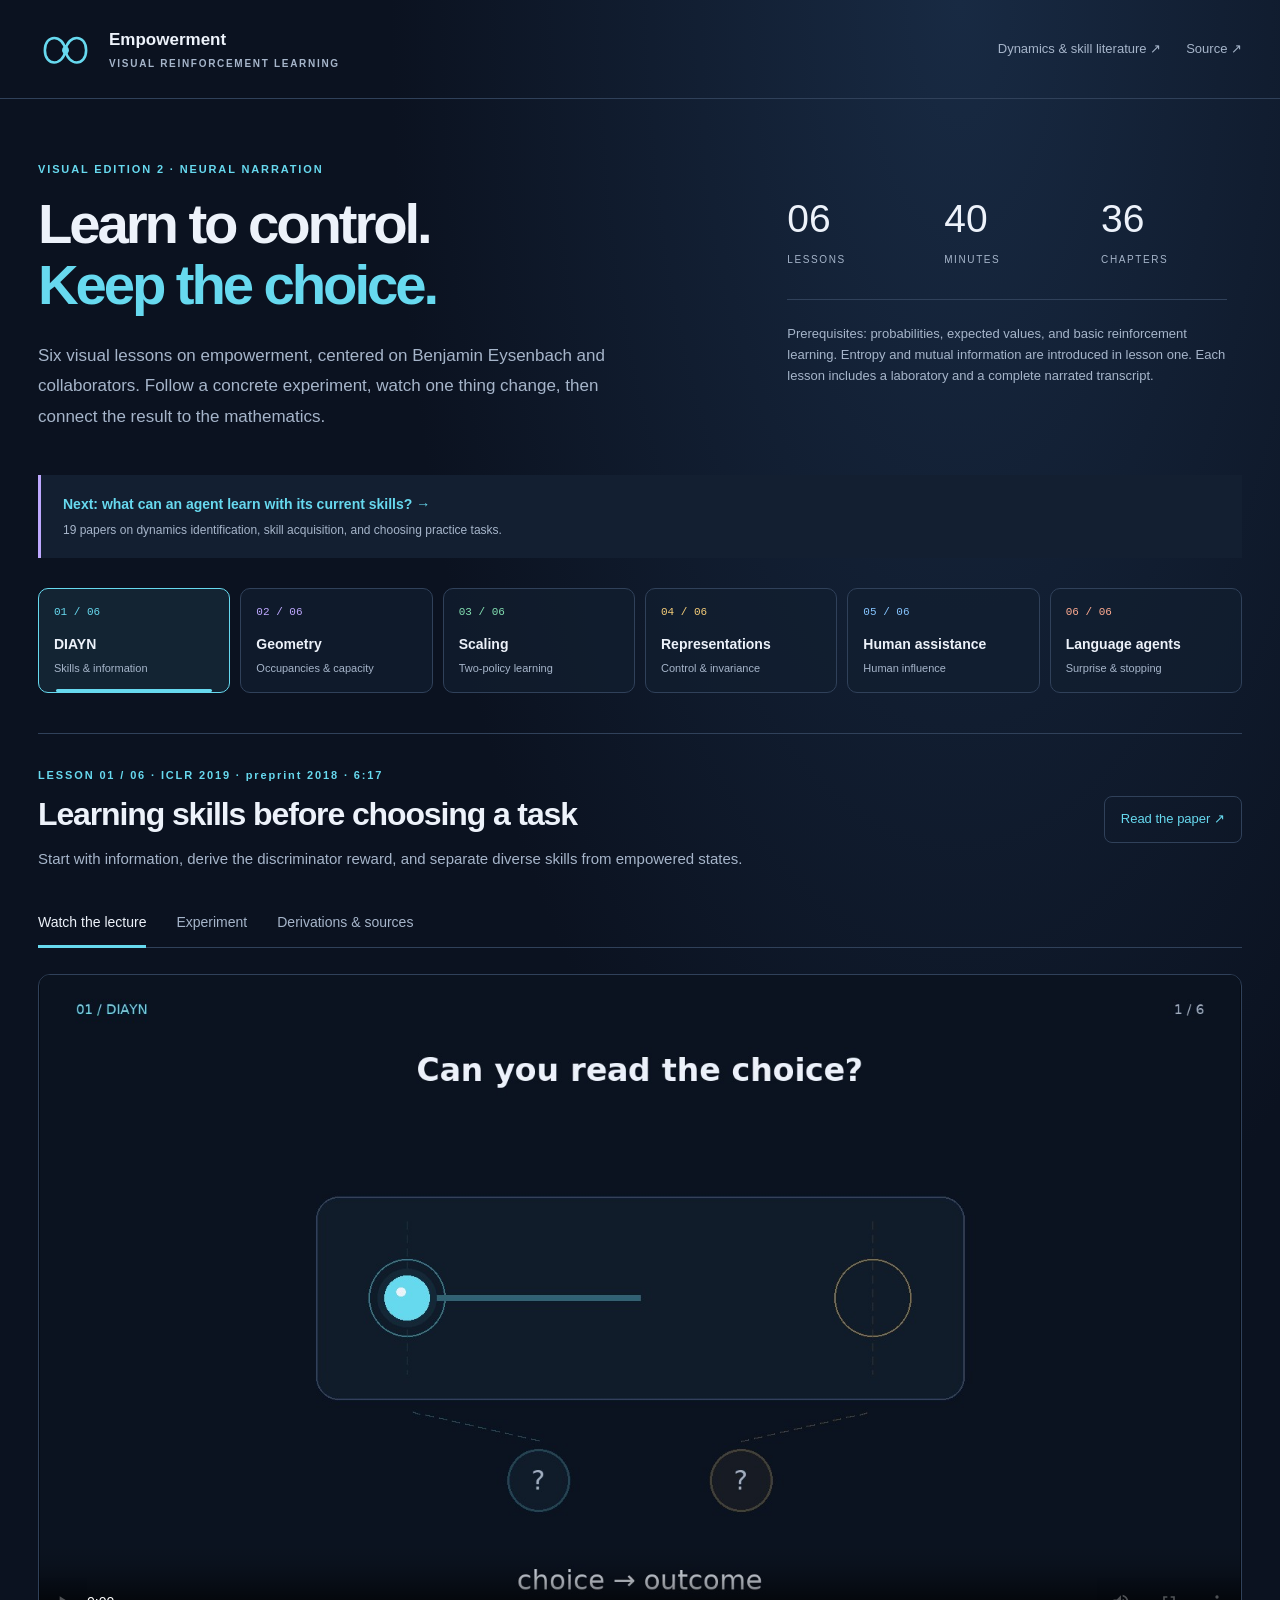
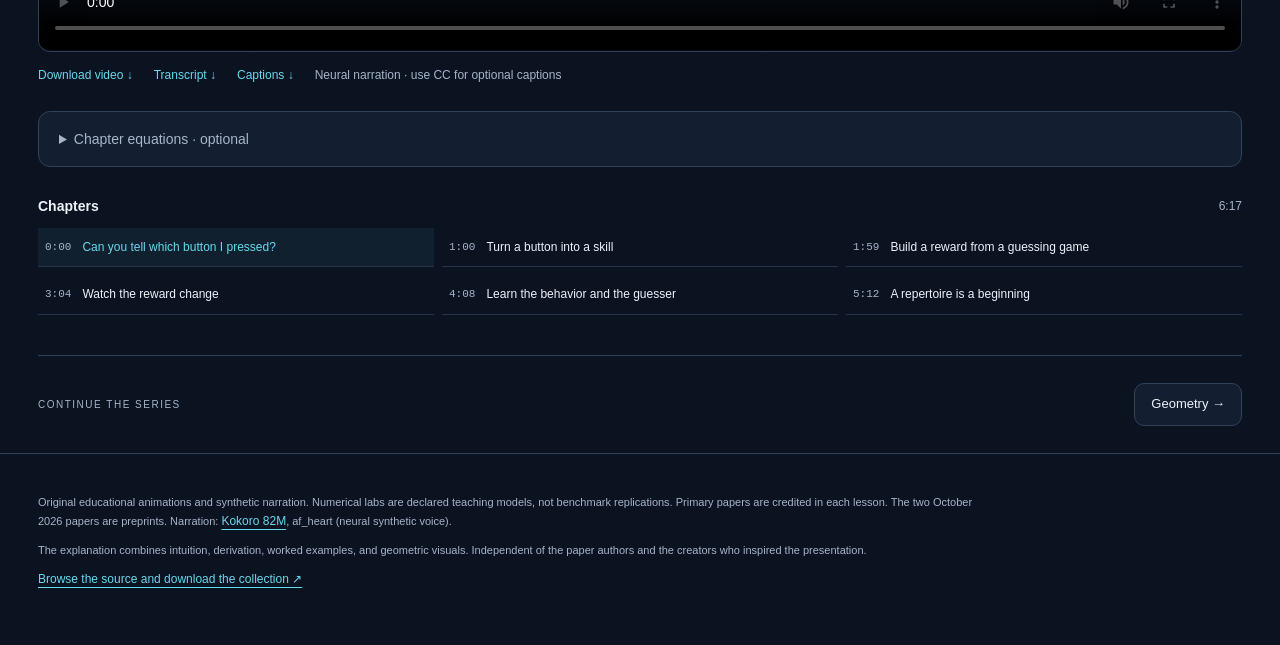
<file: index.html>
<!doctype html>
<html lang="en"><head><meta charset="utf-8"><meta name="viewport" content="width=device-width,initial-scale=1"><meta name="description" content="Six detailed visual lectures and interactive mathematical laboratories on empowerment-based reinforcement learning, centered on Benjamin Eysenbach and collaborators, with primary paper sources, captions and derivations."><meta name="theme-color" content="#0b1220"><title>Empowerment · Visual RL</title><style>:root{color-scheme:dark;--bg:#0b1220;--panel:#131f31;--ink:#edf2fa;--muted:#a6b5ca;--line:#30415a;--accent:#67d9ef;--cyan:#67d9ef;--green:#83e0b2;--purple:#bea8ff;--gold:#f4cc78;--red:#ffab91;font-family:Inter,-apple-system,BlinkMacSystemFont,"Segoe UI",sans-serif}*{box-sizing:border-box}body{margin:0;background:radial-gradient(ellipse at 75% 0,#182a43 0,transparent 42%),var(--bg);color:var(--ink);line-height:1.6}a{color:var(--accent);text-underline-offset:4px}button,input,select{font:inherit}button,a,input,select,summary{-webkit-tap-highlight-color:transparent}button{cursor:pointer}button:focus-visible,a:focus-visible,input:focus-visible,summary:focus-visible,select:focus-visible{outline:3px solid var(--gold);outline-offset:5px}button{color:var(--ink);background:var(--panel);border:1px solid var(--line);border-radius:10px;padding:10px 16px}button:hover{border-color:var(--accent)}button:disabled{opacity:.5;cursor:default}.skip{position:absolute;top:-100px;left:12px;background:var(--bg);padding:12px;z-index:10}.skip:focus{top:12px}.topbar{max-width:1440px;margin:auto;padding:26px 38px;display:flex;justify-content:space-between;align-items:center;border-bottom:1px solid var(--line);gap:24px}.brand{display:flex;gap:16px;align-items:center;text-decoration:none;color:var(--ink);font-size:17px;font-weight:650}.brand svg{width:55px;color:var(--cyan)}.brand small{display:block;font-size:10px;letter-spacing:.17em;color:var(--muted);margin-top:3px}.toplinks{display:flex;gap:25px;font-size:13px}.toplinks a{text-decoration:none;color:var(--muted)}.intro{max-width:1440px;margin:auto;padding:62px 38px 43px;display:grid;grid-template-columns:1.45fr 1fr;gap:90px;align-items:center}.eyebrow{font-size:11px;font-weight:700;letter-spacing:.17em;color:var(--accent);margin:0 0 14px}h1{font-size:clamp(36px,4.4vw,64px);line-height:1.09;letter-spacing:-.055em;margin:0 0 25px;font-weight:650}h1 span{color:var(--cyan)}.lede{max-width:620px;color:var(--muted);font-size:17px;line-height:1.8;margin:0}.course-stats{display:grid;grid-template-columns:repeat(3,1fr);gap:16px;padding:20px 0}.course-stats strong{font-size:39px;line-height:1.3;font-weight:400}.course-stats strong span{display:block;font-size:10px;letter-spacing:.16em;color:var(--muted);margin-top:9px}.course-stats p{grid-column:1/-1;font-size:13px;color:var(--muted);border-top:1px solid var(--line);padding-top:24px;margin-top:17px;max-width:440px}.episode-nav{max-width:1440px;margin:auto;display:grid;grid-template-columns:repeat(6,1fr);gap:10px;padding:0 38px 40px}.episode-card{text-align:left;background:#121e30b3;padding:15px;position:relative;min-width:0}.episode-card .num{display:block;font-size:11px;font-family:monospace;color:var(--ep-color);margin-bottom:12px}.episode-card strong{display:block;font-size:14px;font-weight:600;white-space:nowrap}.episode-card small{display:block;font-size:11px;color:var(--muted);margin-top:4px}.episode-card[aria-current=true]{border-color:var(--ep-color);background:color-mix(in srgb,var(--ep-color) 9%,var(--bg))}.episode-card[aria-current=true]:after{content:"";height:3px;background:var(--ep-color);position:absolute;bottom:0;left:17px;right:17px;border-radius:3px}main{max-width:1440px;margin:0 auto;padding:0 38px}.lesson-heading{border-top:1px solid var(--line);padding:33px 0 26px;display:flex;gap:30px;align-items:center;justify-content:space-between}.lesson-heading h2{font-size:32px;line-height:1.25;letter-spacing:-.035em;margin:0 0 13px}.lesson-heading p:not(.eyebrow){font-size:15px;color:var(--muted);max-width:850px;margin:0}.lesson-heading .eyebrow{margin-bottom:9px}.paper-link{flex-shrink:0;font-size:13px;text-decoration:none;border:1px solid var(--line);padding:12px 16px;border-radius:8px}.tabs{display:flex;gap:30px;border-bottom:1px solid var(--line);margin-bottom:26px}.tabs button{border:0;background:none;border-radius:0;padding:14px 0;font-size:14px;color:var(--muted);position:relative}.tabs button[aria-selected=true]{color:var(--ink)}.tabs button[aria-selected=true]:after{content:"";position:absolute;height:3px;background:var(--accent);left:0;right:0;bottom:-1px}section[hidden]{display:none!important}.watch-grid{display:grid;grid-template-columns:minmax(0,1fr) 280px;gap:28px}.watch-grid>div{min-width:0}video{width:100%;aspect-ratio:16/9;display:block;background:#050a13;border-radius:12px;border:1px solid var(--line)}.downloads{display:flex;gap:21px;flex-wrap:wrap;padding:14px 0;font-size:12px;color:var(--muted)}.downloads a{text-decoration:none}.chapter-header{display:flex;justify-content:space-between;align-items:center;font-size:12px;color:var(--muted);margin-bottom:10px}.chapter-header h3{font-size:14px;color:var(--ink);margin:0}.chapter-button{display:flex;gap:11px;width:100%;background:none;border:0;border-bottom:1px solid #26344b;border-radius:0;text-align:left;font-size:12px;padding:11px 7px;line-height:1.4;align-items:flex-start}.chapter-button time{color:var(--muted);font:11px monospace;white-space:nowrap;margin-top:2px}.chapter-button[aria-current=true]{color:var(--accent);background:color-mix(in srgb,var(--accent) 7%,var(--bg))}.follow{padding:26px;margin-top:12px;background:var(--panel);border:1px solid var(--line);border-radius:12px}.follow h3{margin:0 0 20px;font-size:20px}.follow .eyebrow{font-size:10px}.follow-step{padding:11px 0 15px;opacity:.5;border-top:1px solid var(--line)}.follow-step.current{opacity:1}.follow-step strong{font-size:13px}.follow-step img{display:block;max-width:100%;max-height:54px;margin:12px 0}.follow-step p{font-size:12px;color:var(--muted);margin:0}.lab-head h3{font-size:27px;letter-spacing:-.03em;line-height:1.2;margin:0 0 10px}.lab-head p{color:var(--muted);font-size:14px;max-width:900px;margin:0 0 23px}.lab-grid{display:grid;grid-template-columns:285px minmax(0,1fr);gap:25px}.controls{border:1px solid var(--line);border-radius:12px;padding:23px;background:var(--panel)}.control{display:block;margin-bottom:21px}.control>span{display:flex;justify-content:space-between;gap:8px;font-size:12px;margin-bottom:8px;color:var(--muted)}.control output{color:var(--accent);font:12px monospace}.control input[type=range]{width:100%;accent-color:var(--accent);display:block}.control input[type=number],.control select{width:100%;padding:8px;background:var(--bg);color:var(--ink);border:1px solid var(--line);border-radius:6px;font-size:13px}.check{display:flex;gap:10px;align-items:center;font-size:13px;margin:15px 0}.check input{accent-color:var(--accent)}.lab-buttons{display:flex;gap:9px;flex-wrap:wrap;margin-top:20px}.lab-buttons button{font-size:12px;padding:8px 11px}.plot-panel{border:1px solid var(--line);border-radius:12px;background:var(--panel);padding:20px;min-width:0}.plot-panel canvas{width:100%;height:auto;display:block}.metrics{display:grid;grid-template-columns:repeat(3,minmax(0,1fr));gap:15px;border-top:1px solid var(--line);padding-top:18px;margin-top:8px}.metric strong{display:block;font:25px monospace;color:var(--accent);line-height:1.5}.metric span{font-size:11px;color:var(--muted);display:block}.lab-description{font-size:13px;color:var(--muted);line-height:1.8;margin:20px 0 0}.lab-description code{color:var(--accent);white-space:normal}.lab-assumptions{margin-top:22px;padding:22px 25px;border-left:3px solid var(--accent);background:var(--panel);font-size:13px;line-height:1.8;color:var(--muted)}.lab-assumptions strong{color:var(--ink)}.table-wrap{overflow:auto;margin-top:23px}table{width:100%;border-collapse:collapse;font-size:12px}th,td{text-align:left;border-bottom:1px solid var(--line);padding:9px 12px;white-space:nowrap}th{color:var(--accent);font-weight:500}.note-intro{display:grid;grid-template-columns:1.4fr 1fr;gap:40px;padding:0 0 25px}.note-intro h3{font-size:22px;margin:0 0 10px}.note-intro p,.note-intro li{color:var(--muted);font-size:14px}.source-links{padding:20px;background:var(--panel);border-radius:10px;align-self:start}.source-links a{display:block;font-size:13px;margin:8px 0}.chapter-note{border-top:1px solid var(--line);padding:22px 0}.chapter-note>summary{cursor:pointer;list-style:none;display:flex;gap:15px;align-items:center;font-size:17px;font-weight:600}.chapter-note>summary:before{content:"+";color:var(--accent);font:23px monospace}.chapter-note[open]>summary:before{content:"−"}.chapter-note time{font:11px monospace;color:var(--muted);min-width:36px}.derivations{display:grid;grid-template-columns:1fr;gap:12px;margin:24px 0}.derivation{background:var(--panel);border:1px solid var(--line);border-radius:10px;padding:23px}.derivation h4{margin:0 0 17px;font-size:14px}.derivation img{max-width:100%;max-height:76px;display:block;margin:0 0 14px}.derivation p{font-size:13px;color:var(--muted);margin:0}.source-scope{font-size:12px;color:var(--muted);border-left:2px solid var(--accent);padding:10px 15px}.script{margin:20px 0}.script summary{cursor:pointer;color:var(--accent);font-size:13px}.script p{font-size:15px;line-height:1.9;color:#cfdaea;max-width:920px}.course-footer{border-top:1px solid var(--line);display:flex;justify-content:space-between;align-items:center;padding:27px 0;margin-top:40px}.course-footer span{font-size:10px;letter-spacing:.15em;color:var(--muted)}.course-footer button{font-size:13px}footer{max-width:1440px;margin:0 auto;padding:29px 38px 55px;border-top:1px solid var(--line);font-size:11px;color:var(--muted)}footer p{max-width:950px}footer a{font-size:12px}noscript{padding:30px;display:block}.toast{padding:12px;color:var(--red);font-size:13px}.math-fallback{display:none}
@media(min-width:1500px){.watch-grid{grid-template-columns:minmax(0,1fr) 300px}}@media(max-width:1050px){.intro{gap:35px}.episode-nav{grid-template-columns:repeat(3,1fr)}.watch-grid{grid-template-columns:minmax(0,1fr) 240px}.lab-grid{grid-template-columns:245px minmax(0,1fr)}.metrics{gap:8px}.metric strong{font-size:21px}.paper-link{display:none}}@media(max-width:760px){.topbar{padding:20px}.toplinks a:first-child{display:none}.brand{font-size:14px;gap:10px}.brand svg{width:40px}.brand small{font-size:8px}.intro{padding:35px 20px 25px;display:block}.intro h1{font-size:42px}.lede{font-size:15px}.course-stats{margin-top:20px;padding:13px 0;gap:18px}.course-stats strong{font-size:29px}.course-stats p{margin:0;padding-top:17px;max-width:none}.episode-nav{padding:0 20px 28px;gap:8px}.episode-card{padding:12px 10px}.episode-card strong{font-size:12px}.episode-card .num{margin-bottom:5px}.episode-card small{font-size:10px}main{padding:0 20px}.lesson-heading{padding:25px 0 20px}.lesson-heading h2{font-size:27px}.lesson-heading p:not(.eyebrow){font-size:13px}.tabs{gap:22px}.tabs button{font-size:12px;padding:13px 0}.watch-grid{display:block}.watch-grid aside{margin-top:27px}.chapter-button{font-size:13px}.lab-grid{display:block}.controls{display:grid;grid-template-columns:1fr 1fr;gap:8px 25px;margin-bottom:20px;padding:20px}.control{margin-bottom:8px}.lab-buttons{grid-column:1/-1}.plot-panel{padding:10px}.metrics{grid-template-columns:repeat(3,minmax(0,1fr));gap:9px;padding:15px 5px}.metric strong{font-size:18px}.metric span{font-size:10px}.lab-description{font-size:12px;padding:0 5px}.lab-head h3{font-size:24px}.lab-assumptions{padding:17px;font-size:12px}.follow{padding:20px}.note-intro{display:block}.source-links{margin-top:20px}.chapter-note>summary{font-size:14px;gap:10px}.derivation{padding:18px}.derivation img{max-height:65px}.script p{font-size:14px}.course-footer{gap:15px}.course-footer span{max-width:80px}footer{padding:25px 20px 35px}}
@media(prefers-reduced-motion:reduce){*{scroll-behavior:auto!important}}
.chart-scroll{overflow:auto;max-width:100%;border-radius:6px}.chart-hint{display:none;color:var(--muted);font-size:11px;margin:3px 0 9px}@media(max-width:760px){.chart-scroll canvas{min-width:620px}.chart-hint{display:block}}

.code-panel{margin:28px 0;border:1px solid var(--line);border-radius:12px;padding:22px;min-width:0}.code-panel summary{cursor:pointer;color:var(--accent);font-weight:600}.code-panel p{color:var(--muted);font-size:13px}.code-panel pre{overflow:auto;max-height:620px;background:var(--bg);padding:20px;font-size:12px;line-height:1.65;border-radius:8px}.code-panel a,.lab-buttons a{font-size:12px}.episode-card strong{white-space:normal}

.research-callout{max-width:1364px;margin:0 auto 30px;padding:18px 22px;background:var(--panel);border-left:3px solid var(--purple);font-size:14px}.research-callout a{font-weight:600;text-decoration:none}.research-callout span{display:block;margin-top:5px;font-size:12px;color:var(--muted)}@media(max-width:1440px){.research-callout{margin-left:38px;margin-right:38px}}@media(max-width:760px){.research-callout{margin-left:20px;margin-right:20px}}

/* Edition 2: let the film occupy the full lesson width. */
.watch-grid{display:block}.watch-grid aside{margin-top:28px}.watch-grid #chapters{display:grid;grid-template-columns:repeat(3,minmax(0,1fr));gap:8px}.follow>summary{cursor:pointer;color:var(--muted);font-size:14px}.follow:not([open]){padding:16px 20px}.follow>h3{margin-top:22px}.follow[open] #current-steps{display:grid;grid-template-columns:repeat(3,minmax(0,1fr));gap:20px}.follow-step img{max-width:100%}#player video::cue{font-size:24px;background:#0b1220e8;color:#edf2fa}
@media(max-width:760px){.watch-grid #chapters{grid-template-columns:1fr}.follow[open] #current-steps{grid-template-columns:1fr}#player video::cue{font-size:16px}}
</style></head>
<body>
<a class="skip" href="#main">Skip to lesson</a>
<header class="topbar"><a class="brand" href="index.html" aria-label="Empowerment home"><svg viewBox="0 0 64 38" aria-hidden="true"><path d="M8 20C8 1 29 1 32 20S56 39 56 20 35 1 32 20 8 39 8 20" fill="none" stroke="currentColor" stroke-width="3"/><circle cx="32" cy="20" r="4" fill="currentColor"/></svg><span>Empowerment<small>VISUAL REINFORCEMENT LEARNING</small></span></a><div class="toplinks"><a href="literature.html">Dynamics & skill literature ↗</a><a href="https://github.com/GaTech-RL2/empowerment-rl-explainers">Source ↗</a></div></header>
<div class="intro"><div><p class="eyebrow">VISUAL EDITION 2 · NEURAL NARRATION</p><h1>Learn to control.<br><span>Keep the choice.</span></h1><p class="lede">Six visual lessons on empowerment, centered on Benjamin Eysenbach and collaborators. Follow a concrete experiment, watch one thing change, then connect the result to the mathematics.</p></div><div class="course-stats"><strong>06<span>LESSONS</span></strong><strong>40<span>MINUTES</span></strong><strong>36<span>CHAPTERS</span></strong><p>Prerequisites: probabilities, expected values, and basic reinforcement learning. Entropy and mutual information are introduced in lesson one. Each lesson includes a laboratory and a complete narrated transcript.</p></div></div>
<div class="research-callout"><a href="literature.html">Next: what can an agent learn with its current skills? →</a><span>19 papers on dynamics identification, skill acquisition, and choosing practice tasks.</span></div>
<nav id="episodes" class="episode-nav" aria-label="Choose a lesson"></nav>
<main id="main" tabindex="-1">
<div class="lesson-heading"><div><p id="lesson-kicker" class="eyebrow"></p><h2 id="lesson-title"></h2><p id="lesson-summary"></p></div><a id="paper-link" class="paper-link" target="_blank" rel="noopener">Read the paper ↗</a></div>
<div class="tabs" role="tablist" aria-label="Lesson views"><button role="tab" id="tab-watch" aria-controls="panel-watch" data-tab="watch">Watch the lecture</button><button role="tab" id="tab-lab" aria-controls="panel-lab" data-tab="lab">Experiment</button><button role="tab" id="tab-notes" aria-controls="panel-notes" data-tab="notes">Derivations & sources</button></div>
<section id="panel-watch" role="tabpanel" aria-labelledby="tab-watch"><div class="watch-grid"><div><div id="player"></div><div id="downloads" class="downloads"></div><details class="follow"><summary>Chapter equations · optional</summary><h3 id="current-chapter"></h3><div id="current-steps"></div></details></div><aside><div class="chapter-header"><h3>Chapters</h3><span>7:00</span></div><div id="chapters"></div></aside></div></section>
<section id="panel-lab" role="tabpanel" aria-labelledby="tab-lab" hidden><div id="laboratory"></div></section>
<section id="panel-notes" role="tabpanel" aria-labelledby="tab-notes" hidden><div id="notes"></div></section>
<div class="course-footer"><span>CONTINUE THE SERIES</span><button id="next-lesson">Next lesson →</button></div>
</main>
<footer><p>Original educational animations and synthetic narration. Numerical labs are declared teaching models, not benchmark replications. Primary papers are credited in each lesson. The two October 2026 papers are preprints. Narration: <a href="https://github.com/thewh1teagle/kokoro-onnx">Kokoro 82M</a>, af_heart (neural synthetic voice).</p><p>The explanation combines intuition, derivation, worked examples, and geometric visuals. Independent of the paper authors and the creators who inspired the presentation.</p><a href="https://github.com/GaTech-RL2/empowerment-rl-explainers">Browse the source and download the collection ↗</a></footer>
<noscript><p>This companion needs JavaScript for lesson navigation and experiments. The <a href="media/diayn.mp4">DIAYN video</a> and <a href="transcripts/diayn.txt">transcript</a> can be opened directly.</p></noscript>
<script>window.EPISODES = [{"id": "diayn", "number": "01", "short": "DIAYN", "title": "Learning skills before choosing a task", "paper": "Diversity Is All You Need: Learning Skills without a Reward Function", "authors": "Benjamin Eysenbach, Abhishek Gupta, Julian Ibarz, Sergey Levine", "year": "ICLR 2019 · preprint 2018", "url": "https://arxiv.org/abs/1802.06070", "color": "#67d9ef", "summary": "Start with information, derive the discriminator reward, and separate diverse skills from empowered states.", "sources": [{"title": "Diversity Is All You Need: Learning Skills without a Reward Function", "url": "https://arxiv.org/abs/1802.06070"}, {"title": "The Geometry of Empowerment", "url": "https://arxiv.org/abs/2610.07796"}], "chapters": [{"title": "Can you tell which button I pressed?", "visual": "channel", "steps": [{"title": "Choose an input", "math": "Z\\sim p(z),\\quad S^+\\sim p(s^+\\mid z,s_0)", "explain": "A skill is the message; its outcome is the received signal.", "asset": "assets/math/a530570f329ba9c2.svg"}, {"title": "Subtract uncontrollable randomness", "math": "I(Z;S^+\\mid s_0)=H(S^+\\mid s_0)-H(S^+\\mid Z,s_0)", "explain": "Unpredictable outcomes are not necessarily controllable outcomes.", "asset": "assets/math/5b83855e4e2d87fd.svg"}, {"title": "Optimize the channel input", "math": "\\mathcal{E}(s_0)=\\max_{p(z)}I(Z;S^+\\mid s_0)", "explain": "This capacity is for the specified skill channel and horizon.", "asset": "assets/math/fca4be509fa31e5f.svg"}], "paragraphs": ["Imagine two buttons and a puck. The blue button sends the puck left; the yellow button sends it right. Watch what happens when I press blue. Now hide the buttons. Just by looking at the puck, you can tell which one I pressed. My choice has left a readable mark on the world.", "Let's change one thing. Disconnect both buttons, and let a fan push the puck randomly left or right. There are still two possible outcomes. But now seeing the puck tells you nothing about my choice. Variety by itself is not control. We need outcomes that depend on the input.", "Put those experiments side by side. Both produce the same overall spread of puck positions. Only the working buttons let us send a message. Mutual information measures how much of our choice survives in the outcome. With two equally likely, perfectly readable buttons, that is one bit, or about point six nine nats."], "narration": "Imagine two buttons and a puck. The blue button sends the puck left; the yellow button sends it right. Watch what happens when I press blue. Now hide the buttons. Just by looking at the puck, you can tell which one I pressed. My choice has left a readable mark on the world.\n\nLet's change one thing. Disconnect both buttons, and let a fan push the puck randomly left or right. There are still two possible outcomes. But now seeing the puck tells you nothing about my choice. Variety by itself is not control. We need outcomes that depend on the input.\n\nPut those experiments side by side. Both produce the same overall spread of puck positions. Only the working buttons let us send a message. Mutual information measures how much of our choice survives in the outcome. With two equally likely, perfectly readable buttons, that is one bit, or about point six nine nats.", "source": "Original two-button channel example; empowerment definitions in Geometry §3. DIAYN is a related state-marginal skill objective, not this exact fixed-horizon channel.", "start": 0.0, "end": 60.06462500000001, "duration": 60.06462500000001, "beat_starts": [0.7, 18.86, 37.566]}, {"title": "Turn a button into a skill", "visual": "skills", "steps": [{"title": "Sample a persistent identity", "math": "z\\sim p(z),\\qquad a_t\\sim\\pi_\\theta(a_t\\mid s_t,z)", "explain": "Keep the chosen skill fixed during its rollout.", "asset": "assets/math/6ddf4737c98565ed.svg"}, {"title": "Separate state distributions", "math": "I(Z;S)=H(Z)-H(Z\\mid S)", "explain": "The discriminator sees states, not the action sequence.", "asset": "assets/math/6f4dca56615c0588.svg"}, {"title": "Keep behavior flexible", "math": "\\mathcal{J}=I(Z;S)+\\alpha H(A\\mid S,Z)", "explain": "Distinct state occupancies plus conditional action entropy.", "asset": "assets/math/b8921acac5b593f1.svg"}], "paragraphs": ["A skill is a button that runs a whole behavior. Give the robot a blue label and keep that label fixed while it moves. Give it yellow, and it can learn a different behavior. The policy sees both its current state and the chosen label at every step.", "Now collect many runs. Blue leaves a cloud of visited states; yellow leaves another. Forget the individual paths for a moment and look at those clouds. Where the clouds overlap, the label is hard to guess. As they separate, a state becomes stronger evidence about which skill was running.", "This is the central idea of DIAYN, pronounced dye in: learn skills whose states make their identities recognizable, before specifying a task reward. The method also encourages action randomness within each skill. That flexibility is useful, provided the different skills still leave distinguishable patterns of states."], "narration": "A skill is a button that runs a whole behavior. Give the robot a blue label and keep that label fixed while it moves. Give it yellow, and it can learn a different behavior. The policy sees both its current state and the chosen label at every step.\n\nNow collect many runs. Blue leaves a cloud of visited states; yellow leaves another. Forget the individual paths for a moment and look at those clouds. Where the clouds overlap, the label is hard to guess. As they separate, a state becomes stronger evidence about which skill was running.\n\nThis is the central idea of DIAYN, pronounced dye in: learn skills whose states make their identities recognizable, before specifying a task reward. The method also encourages action randomness within each skill. That flexibility is useful, provided the different skills still leave distinguishable patterns of states.", "source": "DIAYN §§3–4: skill-conditioned policy, state discriminator, and conditional action entropy. The room is an original schematic.", "start": 60.06462500000001, "end": 119.83720833333334, "duration": 59.77258333333333, "beat_starts": [60.964625000000005, 77.90858333333334, 97.17654166666667]}, {"title": "Build a reward from a guessing game", "visual": "bound", "steps": [{"title": "Start from the posterior", "math": "I(Z;S)=\\mathbb{E}[\\log p(z\\mid s)-\\log p(z)]", "explain": "The true posterior is generally unavailable.", "asset": "assets/math/551e628cecb2a669.svg"}, {"title": "Insert a learned decoder", "math": "I(Z;S)=\\mathbb{E}\\log\\frac{q_\\phi(z\\mid s)}{p(z)}+\\mathbb{E}_s D_{KL}(p\\Vert q)", "explain": "The omitted KL term is nonnegative.", "asset": "assets/math/7087eb26e0f07b71.svg"}, {"title": "Use a variational lower bound", "math": "r_z(s)=\\log q_\\phi(z\\mid s)-\\log p(z)", "explain": "Reward states that provide evidence for the sampled skill.", "asset": "assets/math/1ea3de43b6bc9e38.svg"}], "paragraphs": ["Suppose we have four skill labels, all equally likely. Before seeing the robot, a guesser assigns each label probability one quarter. This is the prior. After seeing a state, the guesser updates its probabilities. The probability assigned to the skill that actually ran tells us how much evidence the state provides.", "Compare the probability after seeing the state with the probability before. Divide the two, then take a logarithm. That gives the intrinsic reward. Why a ratio? A guess of one quarter was already available without observing anything. We reward the extra evidence created by the robot's behavior.", "A perfect guesser would recover mutual information when we average this reward. In practice, we train a neural classifier, so its guesses can be wrong. The resulting average is a lower bound. The missing amount is a nonnegative divergence between the true posterior and our classifier, averaged over states."], "narration": "Suppose we have four skill labels, all equally likely. Before seeing the robot, a guesser assigns each label probability one quarter. This is the prior. After seeing a state, the guesser updates its probabilities. The probability assigned to the skill that actually ran tells us how much evidence the state provides.\n\nCompare the probability after seeing the state with the probability before. Divide the two, then take a logarithm. That gives the intrinsic reward. Why a ratio? A guess of one quarter was already available without observing anything. We reward the extra evidence created by the robot's behavior.\n\nA perfect guesser would recover mutual information when we average this reward. In practice, we train a neural classifier, so its guesses can be wrong. The resulting average is a lower bound. The missing amount is a nonnegative divergence between the true posterior and our classifier, averaged over states.", "source": "DIAYN variational discriminator reward; the KL decomposition is a standard information-theory identity, derived here with original notation.", "start": 119.83720833333334, "end": 184.83916666666667, "duration": 65.00195833333333, "beat_starts": [120.73720833333334, 142.47254166666667, 163.12120833333333]}, {"title": "Watch the reward change", "visual": "reward", "steps": [{"title": "Four equally likely skills", "math": "p(z)=1/4,\\qquad H(Z)=\\log 4", "explain": "All logarithms in these lessons use natural units: nats.", "asset": "assets/math/71b11884db0605ab.svg"}, {"title": "A confident correct prediction", "math": "q(z\\mid s)=0.8\\;\\Rightarrow\\;r=\\log(3.2)\\approx1.163", "explain": "The state provides positive evidence for its skill.", "asset": "assets/math/edf95c0b1bc9f3b0.svg"}, {"title": "Compare against chance", "math": "q(z\\mid s)=0.25\\;\\Rightarrow\\;r=0", "explain": "A wrong confident prediction can produce negative reward.", "asset": "assets/math/90c9b1a60d5c764a.svg"}], "paragraphs": ["Let's put numbers on the picture. The true label is blue. Its prior probability is one quarter, and the classifier now assigns it point eight. That is three point two times the prior probability. Taking the natural logarithm gives a positive reward of about one point one six nats.", "Now move the state into the overlap. The classifier returns to one quarter for blue, exactly where it started before seeing the state. The ratio becomes one, and its logarithm becomes zero. A state that reveals nothing about the label earns no information reward in this example.", "Finally, imagine a confident mistake. The classifier assigns the true blue label probability point zero five, even though it strongly prefers another label. Blue's reward is now negative. Confidence alone is not the target; the observation has to provide evidence for the skill that was actually selected."], "narration": "Let's put numbers on the picture. The true label is blue. Its prior probability is one quarter, and the classifier now assigns it point eight. That is three point two times the prior probability. Taking the natural logarithm gives a positive reward of about one point one six nats.\n\nNow move the state into the overlap. The classifier returns to one quarter for blue, exactly where it started before seeing the state. The ratio becomes one, and its logarithm becomes zero. A state that reveals nothing about the label earns no information reward in this example.\n\nFinally, imagine a confident mistake. The classifier assigns the true blue label probability point zero five, even though it strongly prefers another label. Blue's reward is now negative. Confidence alone is not the target; the observation has to provide evidence for the skill that was actually selected.", "source": "Original four-skill arithmetic and exact finite-channel teaching model; reward form from DIAYN.", "start": 184.83916666666667, "end": 248.12375, "duration": 63.28458333333333, "beat_starts": [185.73916666666668, 205.79250000000002, 225.43312500000002]}, {"title": "Learn the behavior and the guesser", "visual": "training", "steps": [{"title": "Collect labeled experience", "math": "\\mathcal{D}\\leftarrow\\mathcal{D}\\cup\\{(s,a,s^\\prime,z)\\}", "explain": "The skill label is self-generated supervision.", "asset": "assets/math/02c81b57687f2fcd.svg"}, {"title": "Train the discriminator", "math": "\\max_\\phi\\;\\mathbb{E}_{\\mathcal{D}}\\log q_\\phi(z\\mid s)", "explain": "Classification changes the intrinsic reward landscape.", "asset": "assets/math/e24e85f6ae929ee1.svg"}, {"title": "Improve the skill policy", "math": "\\max_\\theta\\;\\mathbb{E}\\sum_t\\gamma^t[r_z(s_t)+\\alpha H(\\pi_\\theta)]", "explain": "An entropy-regularized RL optimizer improves behavior.", "asset": "assets/math/18d4bec6e2d64a83.svg"}], "paragraphs": ["Where do the training labels come from? We chose them ourselves. Sample blue, run the policy, and store the visited states with that blue label. These labeled examples train the classifier. It learns which regions of the world each skill tends to visit, without receiving a downstream task reward.", "Then the classifier supplies rewards to the policy. States that make blue easier to recognize become attractive when the robot is running the blue skill. The policy improves, its state cloud changes, and the classifier learns again. Picture a feedback loop between better experiments and a better reader of their effects.", "At first the clouds may nearly coincide. Learning can pull them apart, while the action entropy term allows multiple ways of producing each recognizable pattern. This is an optimization process, not a guarantee. A weak classifier can give poor rewards, and the features it sees determine which differences count."], "narration": "Where do the training labels come from? We chose them ourselves. Sample blue, run the policy, and store the visited states with that blue label. These labeled examples train the classifier. It learns which regions of the world each skill tends to visit, without receiving a downstream task reward.\n\nThen the classifier supplies rewards to the policy. States that make blue easier to recognize become attractive when the robot is running the blue skill. The policy improves, its state cloud changes, and the classifier learns again. Picture a feedback loop between better experiments and a better reader of their effects.\n\nAt first the clouds may nearly coincide. Learning can pull them apart, while the action entropy term allows multiple ways of producing each recognizable pattern. This is an optimization process, not a guarantee. A weak classifier can give poor rewards, and the features it sees determine which differences count.", "source": "DIAYN training structure and entropy-regularized learning; replay explanation and finite-channel code are educational illustrations.", "start": 248.12375, "end": 312.5729583333334, "duration": 64.44920833333342, "beat_starts": [249.02375, 268.77108333333337, 290.3556666666667]}, {"title": "A repertoire is a beginning", "visual": "options", "steps": [{"title": "State what was learned", "math": "\\pi(a\\mid s,z)\\quad\\mathrm{and}\\quad q(z\\mid s)", "explain": "A behavioral repertoire and a decoder.", "asset": "assets/math/b4123021ce6b3592.svg"}, {"title": "Separate skill use from preparation", "math": "I_\\pi(Z;S^+\\mid s_0)\\leq\\mathcal{E}(s_0)", "explain": "A particular skill set supplies evidence about capacity.", "asset": "assets/math/9f7d951a20cc3adc.svg"}, {"title": "Ask where skills remain available", "math": "\\max_\\mu\\;\\mathbb{E}_\\mu\\sum_t\\gamma^t\\mathcal{E}(S_t)", "explain": "The next lessons add an outer state-seeking objective.", "asset": "assets/math/54728f8f7ea2e6b0.svg"}], "paragraphs": ["After training, the labels act like a small menu of behaviors. A later task can try them, select one, or build a longer sequence from several. But the menu need not contain every useful behavior. Learning distinguishable skills does not prove that the robot can solve an arbitrary future task.", "Return to our buttons, now placed at a junction. Each button takes the robot down a different one-way passage. The choices are perfectly distinguishable. Yet after leaving the junction, the robot may have very few choices left. Demonstrating control and preserving future control are different objectives.", "Keep the picture of the two clouds in mind. DIAYN asks for behaviors whose states reveal which skill produced them. The classifier turns that question into reward. Next, we will ask where a robot should stand so that many such choices remain available. That takes us from learning skills to the geometry of empowerment."], "narration": "After training, the labels act like a small menu of behaviors. A later task can try them, select one, or build a longer sequence from several. But the menu need not contain every useful behavior. Learning distinguishable skills does not prove that the robot can solve an arbitrary future task.\n\nReturn to our buttons, now placed at a junction. Each button takes the robot down a different one-way passage. The choices are perfectly distinguishable. Yet after leaving the junction, the robot may have very few choices left. Demonstrating control and preserving future control are different objectives.\n\nKeep the picture of the two clouds in mind. DIAYN asks for behaviors whose states reveal which skill produced them. The classifier turns that question into reward. Next, we will ask where a robot should stand so that many such choices remain available. That takes us from learning skills to the geometry of empowerment.", "source": "DIAYN transfer motivation; effective-versus-potential distinction from Geometry §3. The platform example is original.", "start": 312.5729583333334, "end": 377.60758333333354, "duration": 65.03462500000012, "beat_starts": [313.4729583333334, 334.3636250000001, 355.2769166666668]}], "target_duration": 420, "duration": 377.60758, "subtitles": [{"start": 0.7, "end": 9.487333333333332, "text": "Imagine two buttons and a puck. The blue button sends the puck left; the yellow button sends it right. Watch what happens when I press blue."}, {"start": 9.907333333333332, "end": 18.11, "text": "Now hide the buttons. Just by looking at the puck, you can tell which one I pressed. My choice has left a readable mark on the world."}, {"start": 18.86, "end": 27.66, "text": "Let's change one thing. Disconnect both buttons, and let a fan push the puck randomly left or right. There are still two possible outcomes."}, {"start": 28.080000000000002, "end": 36.816, "text": "But now seeing the puck tells you nothing about my choice. Variety by itself is not control. We need outcomes that depend on the input."}, {"start": 37.566, "end": 46.78266666666667, "text": "Put those experiments side by side. Both produce the same overall spread of puck positions. Only the working buttons let us send a message."}, {"start": 47.20266666666667, "end": 58.76462500000001, "text": "Mutual information measures how much of our choice survives in the outcome. With two equally likely, perfectly readable buttons, that is one bit, or about point six nine nats."}, {"start": 60.964625000000005, "end": 68.58995833333334, "text": "A skill is a button that runs a whole behavior. Give the robot a blue label and keep that label fixed while it moves."}, {"start": 69.00995833333334, "end": 77.15858333333334, "text": "Give it yellow, and it can learn a different behavior. The policy sees both its current state and the chosen label at every step."}, {"start": 77.90858333333334, "end": 87.61454166666667, "text": "Now collect many runs. Blue leaves a cloud of visited states; yellow leaves another. Forget the individual paths for a moment and look at those clouds."}, {"start": 88.03454166666667, "end": 96.42654166666667, "text": "Where the clouds overlap, the label is hard to guess. As they separate, a state becomes stronger evidence about which skill was running."}, {"start": 97.17654166666667, "end": 107.54654166666667, "text": "This is the central idea of DIAYN, pronounced dye in: learn skills whose states make their identities recognizable, before specifying a task reward."}, {"start": 107.96654166666667, "end": 118.53720833333334, "text": "The method also encourages action randomness within each skill. That flexibility is useful, provided the different skills still leave distinguishable patterns of states."}, {"start": 120.73720833333334, "end": 131.0945416666667, "text": "Suppose we have four skill labels, all equally likely. Before seeing the robot, a guesser assigns each label probability one quarter. This is the prior."}, {"start": 131.51454166666667, "end": 141.72254166666667, "text": "After seeing a state, the guesser updates its probabilities. The probability assigned to the skill that actually ran tells us how much evidence the state provides."}, {"start": 142.47254166666667, "end": 151.88120833333335, "text": "Compare the probability after seeing the state with the probability before. Divide the two, then take a logarithm. That gives the intrinsic reward."}, {"start": 152.30120833333334, "end": 162.37120833333333, "text": "Why a ratio? A guess of one quarter was already available without observing anything. We reward the extra evidence created by the robot's behavior."}, {"start": 163.12120833333333, "end": 172.9125, "text": "A perfect guesser would recover mutual information when we average this reward. In practice, we train a neural classifier, so its guesses can be wrong."}, {"start": 173.33249999999998, "end": 183.53916666666666, "text": "The resulting average is a lower bound. The missing amount is a nonnegative divergence between the true posterior and our classifier, averaged over states."}, {"start": 185.73916666666668, "end": 195.0031666666667, "text": "Let's put numbers on the picture. The true label is blue. Its prior probability is one quarter, and the classifier now assigns it point eight."}, {"start": 195.42316666666667, "end": 205.04250000000002, "text": "That is three point two times the prior probability. Taking the natural logarithm gives a positive reward of about one point one six nats."}, {"start": 205.79250000000002, "end": 214.2371666666667, "text": "Now move the state into the overlap. The classifier returns to one quarter for blue, exactly where it started before seeing the state."}, {"start": 214.65716666666668, "end": 224.68312500000002, "text": "The ratio becomes one, and its logarithm becomes zero. A state that reveals nothing about the label earns no information reward in this example."}, {"start": 225.43312500000002, "end": 236.37641666666667, "text": "Finally, imagine a confident mistake. The classifier assigns the true blue label probability point zero five, even though it strongly prefers another label."}, {"start": 236.79641666666666, "end": 246.82375, "text": "Blue's reward is now negative. Confidence alone is not the target; the observation has to provide evidence for the skill that was actually selected."}, {"start": 249.02375, "end": 257.71175, "text": "Where do the training labels come from? We chose them ourselves. Sample blue, run the policy, and store the visited states with that blue label."}, {"start": 258.13175, "end": 268.02108333333337, "text": "These labeled examples train the classifier. It learns which regions of the world each skill tends to visit, without receiving a downstream task reward."}, {"start": 268.77108333333337, "end": 278.43437500000005, "text": "Then the classifier supplies rewards to the policy. States that make blue easier to recognize become attractive when the robot is running the blue skill."}, {"start": 278.85437500000006, "end": 289.6056666666667, "text": "The policy improves, its state cloud changes, and the classifier learns again. Picture a feedback loop between better experiments and a better reader of their effects."}, {"start": 290.3556666666667, "end": 301.0002916666667, "text": "At first the clouds may nearly coincide. Learning can pull them apart, while the action entropy term allows multiple ways of producing each recognizable pattern."}, {"start": 301.42029166666674, "end": 311.2729583333334, "text": "This is an optimization process, not a guarantee. A weak classifier can give poor rewards, and the features it sees determine which differences count."}, {"start": 313.4729583333334, "end": 323.0936250000001, "text": "After training, the labels act like a small menu of behaviors. A later task can try them, select one, or build a longer sequence from several."}, {"start": 323.5136250000001, "end": 333.6136250000001, "text": "But the menu need not contain every useful behavior. Learning distinguishable skills does not prove that the robot can solve an arbitrary future task."}, {"start": 334.3636250000001, "end": 344.1022916666668, "text": "Return to our buttons, now placed at a junction. Each button takes the robot down a different one-way passage. The choices are perfectly distinguishable."}, {"start": 344.52229166666683, "end": 354.5269166666668, "text": "Yet after leaving the junction, the robot may have very few choices left. Demonstrating control and preserving future control are different objectives."}, {"start": 355.2769166666668, "end": 365.76225000000017, "text": "Keep the picture of the two clouds in mind. DIAYN asks for behaviors whose states reveal which skill produced them. The classifier turns that question into reward."}, {"start": 366.1822500000002, "end": 376.3075833333335, "text": "Next, we will ask where a robot should stand so that many such choices remain available. That takes us from learning skills to the geometry of empowerment."}], "cues": [{"start": 0.7, "end": 9.487333333333332, "chapter": 0, "beat": 0, "part": 0, "text": "Imagine two buttons and a puck. The blue button sends the puck left; the yellow button sends it right. Watch what happens when I press blue."}, {"start": 9.907333333333332, "end": 18.11, "chapter": 0, "beat": 0, "part": 1, "text": "Now hide the buttons. Just by looking at the puck, you can tell which one I pressed. My choice has left a readable mark on the world."}, {"start": 18.86, "end": 27.66, "chapter": 0, "beat": 1, "part": 0, "text": "Let's change one thing. Disconnect both buttons, and let a fan push the puck randomly left or right. There are still two possible outcomes."}, {"start": 28.080000000000002, "end": 36.816, "chapter": 0, "beat": 1, "part": 1, "text": "But now seeing the puck tells you nothing about my choice. Variety by itself is not control. We need outcomes that depend on the input."}, {"start": 37.566, "end": 46.78266666666667, "chapter": 0, "beat": 2, "part": 0, "text": "Put those experiments side by side. Both produce the same overall spread of puck positions. Only the working buttons let us send a message."}, {"start": 47.20266666666667, "end": 58.76462500000001, "chapter": 0, "beat": 2, "part": 1, "text": "Mutual information measures how much of our choice survives in the outcome. With two equally likely, perfectly readable buttons, that is one bit, or about point six nine nats."}, {"start": 60.964625000000005, "end": 68.58995833333334, "chapter": 1, "beat": 0, "part": 0, "text": "A skill is a button that runs a whole behavior. Give the robot a blue label and keep that label fixed while it moves."}, {"start": 69.00995833333334, "end": 77.15858333333334, "chapter": 1, "beat": 0, "part": 1, "text": "Give it yellow, and it can learn a different behavior. The policy sees both its current state and the chosen label at every step."}, {"start": 77.90858333333334, "end": 87.61454166666667, "chapter": 1, "beat": 1, "part": 0, "text": "Now collect many runs. Blue leaves a cloud of visited states; yellow leaves another. Forget the individual paths for a moment and look at those clouds."}, {"start": 88.03454166666667, "end": 96.42654166666667, "chapter": 1, "beat": 1, "part": 1, "text": "Where the clouds overlap, the label is hard to guess. As they separate, a state becomes stronger evidence about which skill was running."}, {"start": 97.17654166666667, "end": 107.54654166666667, "chapter": 1, "beat": 2, "part": 0, "text": "This is the central idea of DIAYN, pronounced dye in: learn skills whose states make their identities recognizable, before specifying a task reward."}, {"start": 107.96654166666667, "end": 118.53720833333334, "chapter": 1, "beat": 2, "part": 1, "text": "The method also encourages action randomness within each skill. That flexibility is useful, provided the different skills still leave distinguishable patterns of states."}, {"start": 120.73720833333334, "end": 131.0945416666667, "chapter": 2, "beat": 0, "part": 0, "text": "Suppose we have four skill labels, all equally likely. Before seeing the robot, a guesser assigns each label probability one quarter. This is the prior."}, {"start": 131.51454166666667, "end": 141.72254166666667, "chapter": 2, "beat": 0, "part": 1, "text": "After seeing a state, the guesser updates its probabilities. The probability assigned to the skill that actually ran tells us how much evidence the state provides."}, {"start": 142.47254166666667, "end": 151.88120833333335, "chapter": 2, "beat": 1, "part": 0, "text": "Compare the probability after seeing the state with the probability before. Divide the two, then take a logarithm. That gives the intrinsic reward."}, {"start": 152.30120833333334, "end": 162.37120833333333, "chapter": 2, "beat": 1, "part": 1, "text": "Why a ratio? A guess of one quarter was already available without observing anything. We reward the extra evidence created by the robot's behavior."}, {"start": 163.12120833333333, "end": 172.9125, "chapter": 2, "beat": 2, "part": 0, "text": "A perfect guesser would recover mutual information when we average this reward. In practice, we train a neural classifier, so its guesses can be wrong."}, {"start": 173.33249999999998, "end": 183.53916666666666, "chapter": 2, "beat": 2, "part": 1, "text": "The resulting average is a lower bound. The missing amount is a nonnegative divergence between the true posterior and our classifier, averaged over states."}, {"start": 185.73916666666668, "end": 195.0031666666667, "chapter": 3, "beat": 0, "part": 0, "text": "Let's put numbers on the picture. The true label is blue. Its prior probability is one quarter, and the classifier now assigns it point eight."}, {"start": 195.42316666666667, "end": 205.04250000000002, "chapter": 3, "beat": 0, "part": 1, "text": "That is three point two times the prior probability. Taking the natural logarithm gives a positive reward of about one point one six nats."}, {"start": 205.79250000000002, "end": 214.2371666666667, "chapter": 3, "beat": 1, "part": 0, "text": "Now move the state into the overlap. The classifier returns to one quarter for blue, exactly where it started before seeing the state."}, {"start": 214.65716666666668, "end": 224.68312500000002, "chapter": 3, "beat": 1, "part": 1, "text": "The ratio becomes one, and its logarithm becomes zero. A state that reveals nothing about the label earns no information reward in this example."}, {"start": 225.43312500000002, "end": 236.37641666666667, "chapter": 3, "beat": 2, "part": 0, "text": "Finally, imagine a confident mistake. The classifier assigns the true blue label probability point zero five, even though it strongly prefers another label."}, {"start": 236.79641666666666, "end": 246.82375, "chapter": 3, "beat": 2, "part": 1, "text": "Blue's reward is now negative. Confidence alone is not the target; the observation has to provide evidence for the skill that was actually selected."}, {"start": 249.02375, "end": 257.71175, "chapter": 4, "beat": 0, "part": 0, "text": "Where do the training labels come from? We chose them ourselves. Sample blue, run the policy, and store the visited states with that blue label."}, {"start": 258.13175, "end": 268.02108333333337, "chapter": 4, "beat": 0, "part": 1, "text": "These labeled examples train the classifier. It learns which regions of the world each skill tends to visit, without receiving a downstream task reward."}, {"start": 268.77108333333337, "end": 278.43437500000005, "chapter": 4, "beat": 1, "part": 0, "text": "Then the classifier supplies rewards to the policy. States that make blue easier to recognize become attractive when the robot is running the blue skill."}, {"start": 278.85437500000006, "end": 289.6056666666667, "chapter": 4, "beat": 1, "part": 1, "text": "The policy improves, its state cloud changes, and the classifier learns again. Picture a feedback loop between better experiments and a better reader of their effects."}, {"start": 290.3556666666667, "end": 301.0002916666667, "chapter": 4, "beat": 2, "part": 0, "text": "At first the clouds may nearly coincide. Learning can pull them apart, while the action entropy term allows multiple ways of producing each recognizable pattern."}, {"start": 301.42029166666674, "end": 311.2729583333334, "chapter": 4, "beat": 2, "part": 1, "text": "This is an optimization process, not a guarantee. A weak classifier can give poor rewards, and the features it sees determine which differences count."}, {"start": 313.4729583333334, "end": 323.0936250000001, "chapter": 5, "beat": 0, "part": 0, "text": "After training, the labels act like a small menu of behaviors. A later task can try them, select one, or build a longer sequence from several."}, {"start": 323.5136250000001, "end": 333.6136250000001, "chapter": 5, "beat": 0, "part": 1, "text": "But the menu need not contain every useful behavior. Learning distinguishable skills does not prove that the robot can solve an arbitrary future task."}, {"start": 334.3636250000001, "end": 344.1022916666668, "chapter": 5, "beat": 1, "part": 0, "text": "Return to our buttons, now placed at a junction. Each button takes the robot down a different one-way passage. The choices are perfectly distinguishable."}, {"start": 344.52229166666683, "end": 354.5269166666668, "chapter": 5, "beat": 1, "part": 1, "text": "Yet after leaving the junction, the robot may have very few choices left. Demonstrating control and preserving future control are different objectives."}, {"start": 355.2769166666668, "end": 365.76225000000017, "chapter": 5, "beat": 2, "part": 0, "text": "Keep the picture of the two clouds in mind. DIAYN asks for behaviors whose states reveal which skill produced them. The classifier turns that question into reward."}, {"start": 366.1822500000002, "end": 376.3075833333335, "chapter": 5, "beat": 2, "part": 1, "text": "Next, we will ask where a robot should stand so that many such choices remain available. That takes us from learning skills to the geometry of empowerment."}], "voice": "Kokoro 82M · af_heart · neural synthetic narration", "edition": 2}, {"id": "geometry", "number": "02", "short": "Geometry", "title": "Where are the states with the most options?", "paper": "The Geometry of Empowerment", "authors": "Catherine Ji, Vivek Myers, Sergey Levine, Benjamin Eysenbach", "year": "October 2026 preprint", "url": "https://arxiv.org/abs/2610.07796", "color": "#bea8ff", "summary": "See occupancy distributions as points, mutual information as a KL radius, and why empowerment does not guarantee every reward.", "sources": [{"title": "The Geometry of Empowerment", "url": "https://arxiv.org/abs/2610.07796"}, {"title": "Diversity Is All You Need: Learning Skills without a Reward Function", "url": "https://arxiv.org/abs/1802.06070"}], "chapters": [{"title": "A junction and a dead end", "visual": "options", "steps": [{"title": "Actualized control", "math": "\\mathcal{E}_{\\mathrm{eff}}(\\pi,s)=I_\\pi(Z;S^+\\mid s)", "explain": "A fixed skill family realizes a particular amount of information.", "asset": "assets/math/adda9cc2f5085350.svg"}, {"title": "Available control", "math": "\\mathcal{E}_{\\mathrm{pot}}(s)=\\sup_{\\pi,p(z)}I_\\pi(Z;S^+\\mid s)", "explain": "Capacity optimizes the available skill channel.", "asset": "assets/math/93462fac7e7020ce.svg"}, {"title": "Navigate toward capacity", "math": "\\mu^*=\\arg\\max_\\mu\\mathbb{E}_\\mu\\sum_t\\gamma^t\\mathcal{E}_{\\mathrm{pot}}(S_t)", "explain": "The outer policy seeks states from which choices are possible.", "asset": "assets/math/a89eec54dabdc9ab.svg"}], "paragraphs": ["Place a robot at a junction with three exits. From here it can deliberately reach the blue room, the yellow room, or the pink room. Move it into a dead end with a one-way entrance. The robot still exists, but two of those choices have disappeared. Location changes its opportunities.", "At the junction, selecting a skill sends a readable message into the future. At the dead end, different skill labels may all produce the same result. The Geometry of Empowerment separates the control a particular skill family achieves from the best control available at the current starting state.", "There is then a second question: how should the robot move to obtain that opportunity? Returning to a useful junction may matter more than immediately exercising a skill. We will build the geometry behind this idea using three rooms. This small example illustrates the mathematics; it is not a reconstruction of the paper's experiments."], "narration": "Place a robot at a junction with three exits. From here it can deliberately reach the blue room, the yellow room, or the pink room. Move it into a dead end with a one-way entrance. The robot still exists, but two of those choices have disappeared. Location changes its opportunities.\n\nAt the junction, selecting a skill sends a readable message into the future. At the dead end, different skill labels may all produce the same result. The Geometry of Empowerment separates the control a particular skill family achieves from the best control available at the current starting state.\n\nThere is then a second question: how should the robot move to obtain that opportunity? Returning to a useful junction may matter more than immediately exercising a skill. We will build the geometry behind this idea using three rooms. This small example illustrates the mathematics; it is not a reconstruction of the paper's experiments.", "source": "Geometry §3 definitions. The one-way junction is an original finite-channel illustration.", "start": 0.0, "end": 64.08391666666667, "duration": 64.08391666666667, "beat_starts": [0.7, 20.639333333333333, 40.67929166666667]}, {"title": "A point can represent a distribution", "visual": "simplex", "steps": [{"title": "A normalized discounted future", "math": "d_z(s^+\\mid s_0)=(1-\\gamma)\\sum_{t=0}^{\\infty}\\gamma^t p(s_{t+1}=s^+\\mid s_0,z)", "explain": "Sample a future time geometrically, beginning at the next step.", "asset": "assets/math/9bff07834a267ae2.svg"}, {"title": "Every distribution is a point", "math": "d_z\\in\\Delta^{n-1},\\qquad\\sum_{i=1}^n d_z(i)=1", "explain": "Three outcomes form a triangle, not ordinary physical space.", "asset": "assets/math/21fe982e42307fc1.svg"}, {"title": "Mix the skills", "math": "\\bar d=\\sum_z p(z)d_z", "explain": "A random skill selection produces a mixture occupancy.", "asset": "assets/math/41d88871728bfe6b.svg"}], "paragraphs": ["A skill does not always end in one room. Suppose blue reaches its room half the time, yellow's room one quarter, and pink's room one quarter. Draw those probabilities as three bars. Their heights must add to one. We can represent the same three numbers with a single point inside a triangle.", "The blue corner means all probability is in blue. Halfway along the blue-yellow edge means half in each, with no probability in pink. The center means equal probability for all three rooms. Moving a point in this triangle changes a distribution, not the robot's physical position.", "The paper uses distributions of future states sampled at a discounted random time, rather than just a fixed endpoint. Near-future states receive more weight. The weights are normalized to sum to one. Once we have a distribution for each skill, the same probability geometry applies to those future-state occupancies."], "narration": "A skill does not always end in one room. Suppose blue reaches its room half the time, yellow's room one quarter, and pink's room one quarter. Draw those probabilities as three bars. Their heights must add to one. We can represent the same three numbers with a single point inside a triangle.\n\nThe blue corner means all probability is in blue. Halfway along the blue-yellow edge means half in each, with no probability in pink. The center means equal probability for all three rooms. Moving a point in this triangle changes a distribution, not the robot's physical position.\n\nThe paper uses distributions of future states sampled at a discounted random time, rather than just a fixed endpoint. Near-future states receive more weight. The weights are normalized to sum to one. Once we have a distribution for each skill, the same probability geometry applies to those future-state occupancies.", "source": "Geometry §3 discounted occupancy and §4 information geometry. Triangle construction is an original three-outcome example.", "start": 64.08391666666667, "end": 126.84849999999999, "duration": 62.76458333333332, "beat_starts": [64.98391666666667, 84.959875, 104.41383333333333]}, {"title": "Information is separation from the average", "visual": "radius", "steps": [{"title": "Measure a skill against the mixture", "math": "D_{KL}(d_z\\Vert\\bar d)=\\sum_i d_z(i)\\log\\frac{d_z(i)}{\\bar d(i)}", "explain": "KL compares probabilities; it is asymmetric and not Euclidean distance.", "asset": "assets/math/7befd731cee96f3b.svg"}, {"title": "Average over skill choices", "math": "I(Z;S^+)=\\sum_z p(z)D_{KL}(d_z\\Vert\\bar d)", "explain": "For a fixed prior, this is an average—not the maximum radius.", "asset": "assets/math/956a4846f3ba6f41.svg"}, {"title": "Optimize a finite channel", "math": "C=\\min_q\\max_z D_{KL}(d_z\\Vert q)", "explain": "The information-radius dual holds for a finite fixed channel.", "asset": "assets/math/8a480ca84cb68360.svg"}], "paragraphs": ["Give each skill its own point. If blue, yellow, and pink reliably reach different rooms, their points sit near different corners of our probability triangle. Now choose a skill at random. The overall outcome distribution is the weighted average of the three points. Equal sampling places that mixture at the center.", "Compare a skill's outcome distribution with that average. A large difference means observing the outcome provides evidence about which skill was chosen. The relevant difference is a Kullback Leibler divergence, or KL. Mutual information is the sampling-weighted average of these divergences, not the largest one.", "Now slide all three skill points toward the center. Their outcomes become harder to distinguish, so the information falls. When they coincide, it is zero. This explains why three names do not necessarily give three choices. What matters is the difference between the distributions those names can actually produce."], "narration": "Give each skill its own point. If blue, yellow, and pink reliably reach different rooms, their points sit near different corners of our probability triangle. Now choose a skill at random. The overall outcome distribution is the weighted average of the three points. Equal sampling places that mixture at the center.\n\nCompare a skill's outcome distribution with that average. A large difference means observing the outcome provides evidence about which skill was chosen. The relevant difference is a Kullback Leibler divergence, or KL. Mutual information is the sampling-weighted average of these divergences, not the largest one.\n\nNow slide all three skill points toward the center. Their outcomes become harder to distinguish, so the information falls. When they coincide, it is zero. This explains why three names do not necessarily give three choices. What matters is the difference between the distributions those names can actually produce.", "source": "Geometry §4.1; standard finite-channel information-radius dual, derived with original probability-simplex diagrams.", "start": 126.84849999999999, "end": 192.93179166666664, "duration": 66.08329166666665, "beat_starts": [127.74849999999999, 148.81716666666665, 170.61649999999997]}, {"title": "Count effects, not labels", "visual": "capacity", "steps": [{"title": "Perfectly distinguishable futures", "math": "C=\\log m\\quad\\text{for }m\\text{ distinct deterministic outputs}", "explain": "Duplicate inputs do not add new channel outputs.", "asset": "assets/math/09c24e362313c4f2.svg"}, {"title": "Noisy binary control", "math": "C=\\log 2-h(\\epsilon)", "explain": "For a binary symmetric channel; h is binary entropy in nats.", "asset": "assets/math/9ce86bcf0865468c.svg"}, {"title": "Independent outcomes erase control", "math": "p(s^+\\mid z)=p(s^+)\\;\\Rightarrow\\;I=0", "explain": "A broad random future may carry no information about the input.", "asset": "assets/math/685a2eee3b7b3720.svg"}], "paragraphs": ["Add a fourth skill, colored teal, that does exactly what blue does. We have increased the number of labels, but added no new physical effect. If we optimize how often each label is selected, the channel capacity stays the same. Duplicating a button does not create a new distinguishable outcome.", "Noise also shrinks control. Consider just blue and yellow, and gradually increase the chance that each button produces the other button's outcome. At a fifty-fifty outcome for either input, the buttons become indistinguishable. Outcome randomness remains, but information about our choice has vanished.", "Capacity lets us optimize the input probabilities too. For a fixed finite channel, it equals the smallest possible worst-case KL distance to a reference distribution. Think of finding the best center for a KL information radius. This is a capacity identity after optimization, not a formula replacing every fixed-prior average."], "narration": "Add a fourth skill, colored teal, that does exactly what blue does. We have increased the number of labels, but added no new physical effect. If we optimize how often each label is selected, the channel capacity stays the same. Duplicating a button does not create a new distinguishable outcome.\n\nNoise also shrinks control. Consider just blue and yellow, and gradually increase the chance that each button produces the other button's outcome. At a fifty-fifty outcome for either input, the buttons become indistinguishable. Outcome randomness remains, but information about our choice has vanished.\n\nCapacity lets us optimize the input probabilities too. For a fixed finite channel, it equals the smallest possible worst-case KL distance to a reference distribution. Think of finding the best center for a KL information radius. This is a capacity identity after optimization, not a formula replacing every fixed-prior average.", "source": "Original exact categorical examples. The deterministic reachability interpretation is discussed in Geometry appendix B.1.", "start": 192.93179166666664, "end": 259.60962499999994, "duration": 66.6778333333333, "beat_starts": [193.83179166666665, 214.1750833333333, 234.6590416666666]}, {"title": "Why more options is not every reward", "visual": "geometry_limit", "steps": [{"title": "A task introduces another geometry", "math": "V_r(d)=\\langle d,r\\rangle", "explain": "A reward weights state occupancies in a task-specific direction.", "asset": "assets/math/b330ebbb4e95690e.svg"}, {"title": "Tiny distinguishable changes can matter little", "math": "I(Z;S^+)\\gg0\\;\\not\\Rightarrow\\;V_r\\gg0", "explain": "Many reliable distinctions can lie in an irrelevant coordinate.", "asset": "assets/math/e2408ebb61b199d3.svg"}, {"title": "Keep the theorem assumptions", "math": "\\text{tabular, specified reward prior}\\neq\\text{all tasks}", "explain": "Continuous states and anisotropic rewards require care.", "asset": "assets/math/6aa5a4e8fa63add7.svg"}], "paragraphs": ["Suppose our three rooms offer very different futures. High empowerment favors keeping those futures distinguishable and available. It does not say which room you personally want. If your only reward is in blue, an agent must still learn that preference. A wide menu and the right order are different pieces of information.", "The reachable set matters too. Imagine a fourth room behind a sealed wall. Nothing in the robot's current action repertoire reaches it. An information objective over existing skills cannot make that missing option appear by definition. Learning new dynamics or new skills is an additional problem.", "So read the geometry as a description of a particular control channel: its starting state, available behaviors, observations, and horizon all shape the picture. Changing any of those can change the capacity. This precision keeps the appealing phrase 'many options' connected to something we can actually calculate and test."], "narration": "Suppose our three rooms offer very different futures. High empowerment favors keeping those futures distinguishable and available. It does not say which room you personally want. If your only reward is in blue, an agent must still learn that preference. A wide menu and the right order are different pieces of information.\n\nThe reachable set matters too. Imagine a fourth room behind a sealed wall. Nothing in the robot's current action repertoire reaches it. An information objective over existing skills cannot make that missing option appear by definition. Learning new dynamics or new skills is an additional problem.\n\nSo read the geometry as a description of a particular control channel: its starting state, available behaviors, observations, and horizon all shape the picture. Changing any of those can change the capacity. This precision keeps the appealing phrase 'many options' connected to something we can actually calculate and test.", "source": "Geometry §4.3 and appendices F–H: adaptation result and limitations. Indicator-light counterexample is an original teaching illustration.", "start": 259.60962499999994, "end": 326.20558333333344, "duration": 66.5959583333335, "beat_starts": [260.5096249999999, 282.2035833333333, 302.9689166666667]}, {"title": "Two jobs for two policies", "visual": "two_policy", "steps": [{"title": "Specify the channel", "math": "(s_0,\\;Z,\\;S^+,\\;\\gamma)", "explain": "State, skills, measured outcomes, and horizon define the quantity.", "asset": "assets/math/2dbc94337ae856a4.svg"}, {"title": "Estimate rather than assume capacity", "math": "\\widehat I\\leq I_\\pi\\leq\\mathcal{E}_{\\mathrm{pot}}", "explain": "The first inequality requires a valid population lower bound.", "asset": "assets/math/ae758aeaa2d066a8.svg"}, {"title": "Use the estimate as a reward", "math": "r_{\\mathrm{outer}}(s)=\\widehat{\\mathcal{E}}(s)", "explain": "A second learner seeks states with many executable skills.", "asset": "assets/math/484ad85b5db2b62d.svg"}], "paragraphs": ["We can now separate two jobs. Inside a chosen state, skill policies discover different futures. Outside that calculation, a preparation policy moves toward useful starting states. In our example, the preparation policy returns to the junction. The skill policy then chooses which exit to take. The two policies solve different problems.", "The preparation policy needs a score for each state: how much control could I exercise from here? Computing that score exactly is usually difficult. A learned skill family and decoder can estimate part of it. But poor skills may make a promising junction look less useful than it really is.", "Remember the triangle: skills are distributions, their mixture is an average, and information measures how distinguishable the skill-conditioned outcomes are. Capacity optimizes the available choices. The next paper turns this two-level picture into a scalable learning system, with approximations for the skill, the decoder, and the value of preparing to act."], "narration": "We can now separate two jobs. Inside a chosen state, skill policies discover different futures. Outside that calculation, a preparation policy moves toward useful starting states. In our example, the preparation policy returns to the junction. The skill policy then chooses which exit to take. The two policies solve different problems.\n\nThe preparation policy needs a score for each state: how much control could I exercise from here? Computing that score exactly is usually difficult. A learned skill family and decoder can estimate part of it. But poor skills may make a promising junction look less useful than it really is.\n\nRemember the triangle: skills are distributions, their mixture is an average, and information measures how distinguishable the skill-conditioned outcomes are. Capacity optimizes the available choices. The next paper turns this two-level picture into a scalable learning system, with approximations for the skill, the decoder, and the value of preparing to act.", "source": "Synthesis of Geometry §3–4 and Scaling §4. Bounds refer to exact population objectives, not arbitrary fitted neural estimates.", "start": 326.20558333333344, "end": 396.66079166666685, "duration": 70.45520833333342, "beat_starts": [327.1055833333334, 351.5108750000001, 371.5281666666668]}], "target_duration": 420, "duration": 396.66079, "subtitles": [{"start": 0.7, "end": 9.084666666666665, "text": "Place a robot at a junction with three exits. From here it can deliberately reach the blue room, the yellow room, or the pink room."}, {"start": 9.504666666666665, "end": 19.889333333333333, "text": "Move it into a dead end with a one-way entrance. The robot still exists, but two of those choices have disappeared. Location changes its opportunities."}, {"start": 20.639333333333333, "end": 30.23, "text": "At the junction, selecting a skill sends a readable message into the future. At the dead end, different skill labels may all produce the same result."}, {"start": 30.650000000000002, "end": 39.92929166666667, "text": "The Geometry of Empowerment separates the control a particular skill family achieves from the best control available at the current starting state."}, {"start": 40.67929166666667, "end": 51.420625, "text": "There is then a second question: how should the robot move to obtain that opportunity? Returning to a useful junction may matter more than immediately exercising a skill."}, {"start": 51.840625, "end": 62.78391666666667, "text": "We will build the geometry behind this idea using three rooms. This small example illustrates the mathematics; it is not a reconstruction of the paper's experiments."}, {"start": 64.98391666666667, "end": 74.08391666666667, "text": "A skill does not always end in one room. Suppose blue reaches its room half the time, yellow's room one quarter, and pink's room one quarter."}, {"start": 74.50391666666667, "end": 84.209875, "text": "Draw those probabilities as three bars. Their heights must add to one. We can represent the same three numbers with a single point inside a triangle."}, {"start": 84.959875, "end": 93.30320833333333, "text": "The blue corner means all probability is in blue. Halfway along the blue-yellow edge means half in each, with no probability in pink."}, {"start": 93.72320833333333, "end": 103.66383333333333, "text": "The center means equal probability for all three rooms. Moving a point in this triangle changes a distribution, not the robot's physical position."}, {"start": 104.41383333333333, "end": 114.87783333333333, "text": "The paper uses distributions of future states sampled at a discounted random time, rather than just a fixed endpoint. Near-future states receive more weight."}, {"start": 115.29783333333333, "end": 125.54849999999999, "text": "The weights are normalized to sum to one. Once we have a distribution for each skill, the same probability geometry applies to those future-state occupancies."}, {"start": 127.74849999999999, "end": 137.49183333333332, "text": "Give each skill its own point. If blue, yellow, and pink reliably reach different rooms, their points sit near different corners of our probability triangle."}, {"start": 137.9118333333333, "end": 148.06716666666665, "text": "Now choose a skill at random. The overall outcome distribution is the weighted average of the three points. Equal sampling places that mixture at the center."}, {"start": 148.81716666666665, "end": 158.27849999999998, "text": "Compare a skill's outcome distribution with that average. A large difference means observing the outcome provides evidence about which skill was chosen."}, {"start": 158.69849999999997, "end": 169.86649999999997, "text": "The relevant difference is a Kullback Leibler divergence, or KL. Mutual information is the sampling-weighted average of these divergences, not the largest one."}, {"start": 170.61649999999997, "end": 181.30379166666665, "text": "Now slide all three skill points toward the center. Their outcomes become harder to distinguish, so the information falls. When they coincide, it is zero."}, {"start": 181.72379166666664, "end": 191.63179166666663, "text": "This explains why three names do not necessarily give three choices. What matters is the difference between the distributions those names can actually produce."}, {"start": 193.83179166666665, "end": 202.6690833333333, "text": "Add a fourth skill, colored teal, that does exactly what blue does. We have increased the number of labels, but added no new physical effect."}, {"start": 203.0890833333333, "end": 213.4250833333333, "text": "If we optimize how often each label is selected, the channel capacity stays the same. Duplicating a button does not create a new distinguishable outcome."}, {"start": 214.1750833333333, "end": 223.1570833333333, "text": "Noise also shrinks control. Consider just blue and yellow, and gradually increase the chance that each button produces the other button's outcome."}, {"start": 223.5770833333333, "end": 233.9090416666666, "text": "At a fifty-fifty outcome for either input, the buttons become indistinguishable. Outcome randomness remains, but information about our choice has vanished."}, {"start": 234.6590416666666, "end": 246.22099999999995, "text": "Capacity lets us optimize the input probabilities too. For a fixed finite channel, it equals the smallest possible worst-case KL distance to a reference distribution."}, {"start": 246.64099999999993, "end": 258.3096249999999, "text": "Think of finding the best center for a KL information radius. This is a capacity identity after optimization, not a formula replacing every fixed-prior average."}, {"start": 260.5096249999999, "end": 271.96762499999994, "text": "Suppose our three rooms offer very different futures. High empowerment favors keeping those futures distinguishable and available. It does not say which room you personally want."}, {"start": 272.38762499999996, "end": 281.4535833333333, "text": "If your only reward is in blue, an agent must still learn that preference. A wide menu and the right order are different pieces of information."}, {"start": 282.2035833333333, "end": 290.71625, "text": "The reachable set matters too. Imagine a fourth room behind a sealed wall. Nothing in the robot's current action repertoire reaches it."}, {"start": 291.13625, "end": 302.2189166666667, "text": "An information objective over existing skills cannot make that missing option appear by definition. Learning new dynamics or new skills is an additional problem."}, {"start": 302.9689166666667, "end": 313.9249166666667, "text": "So read the geometry as a description of a particular control channel: its starting state, available behaviors, observations, and horizon all shape the picture."}, {"start": 314.34491666666673, "end": 324.9055833333334, "text": "Changing any of those can change the capacity. This precision keeps the appealing phrase 'many options' connected to something we can actually calculate and test."}, {"start": 327.1055833333334, "end": 340.01625000000007, "text": "We can now separate two jobs. Inside a chosen state, skill policies discover different futures. Outside that calculation, a preparation policy moves toward useful starting states."}, {"start": 340.4362500000001, "end": 350.7608750000001, "text": "In our example, the preparation policy returns to the junction. The skill policy then chooses which exit to take. The two policies solve different problems."}, {"start": 351.5108750000001, "end": 361.21683333333345, "text": "The preparation policy needs a score for each state: how much control could I exercise from here? Computing that score exactly is usually difficult."}, {"start": 361.63683333333347, "end": 370.7781666666668, "text": "A learned skill family and decoder can estimate part of it. But poor skills may make a promising junction look less useful than it really is."}, {"start": 371.5281666666668, "end": 385.01012500000013, "text": "Remember the triangle: skills are distributions, their mixture is an average, and information measures how distinguishable the skill-conditioned outcomes are. Capacity optimizes the available choices."}, {"start": 385.43012500000015, "end": 395.36079166666684, "text": "The next paper turns this two-level picture into a scalable learning system, with approximations for the skill, the decoder, and the value of preparing to act."}], "cues": [{"start": 0.7, "end": 9.084666666666665, "chapter": 0, "beat": 0, "part": 0, "text": "Place a robot at a junction with three exits. From here it can deliberately reach the blue room, the yellow room, or the pink room."}, {"start": 9.504666666666665, "end": 19.889333333333333, "chapter": 0, "beat": 0, "part": 1, "text": "Move it into a dead end with a one-way entrance. The robot still exists, but two of those choices have disappeared. Location changes its opportunities."}, {"start": 20.639333333333333, "end": 30.23, "chapter": 0, "beat": 1, "part": 0, "text": "At the junction, selecting a skill sends a readable message into the future. At the dead end, different skill labels may all produce the same result."}, {"start": 30.650000000000002, "end": 39.92929166666667, "chapter": 0, "beat": 1, "part": 1, "text": "The Geometry of Empowerment separates the control a particular skill family achieves from the best control available at the current starting state."}, {"start": 40.67929166666667, "end": 51.420625, "chapter": 0, "beat": 2, "part": 0, "text": "There is then a second question: how should the robot move to obtain that opportunity? Returning to a useful junction may matter more than immediately exercising a skill."}, {"start": 51.840625, "end": 62.78391666666667, "chapter": 0, "beat": 2, "part": 1, "text": "We will build the geometry behind this idea using three rooms. This small example illustrates the mathematics; it is not a reconstruction of the paper's experiments."}, {"start": 64.98391666666667, "end": 74.08391666666667, "chapter": 1, "beat": 0, "part": 0, "text": "A skill does not always end in one room. Suppose blue reaches its room half the time, yellow's room one quarter, and pink's room one quarter."}, {"start": 74.50391666666667, "end": 84.209875, "chapter": 1, "beat": 0, "part": 1, "text": "Draw those probabilities as three bars. Their heights must add to one. We can represent the same three numbers with a single point inside a triangle."}, {"start": 84.959875, "end": 93.30320833333333, "chapter": 1, "beat": 1, "part": 0, "text": "The blue corner means all probability is in blue. Halfway along the blue-yellow edge means half in each, with no probability in pink."}, {"start": 93.72320833333333, "end": 103.66383333333333, "chapter": 1, "beat": 1, "part": 1, "text": "The center means equal probability for all three rooms. Moving a point in this triangle changes a distribution, not the robot's physical position."}, {"start": 104.41383333333333, "end": 114.87783333333333, "chapter": 1, "beat": 2, "part": 0, "text": "The paper uses distributions of future states sampled at a discounted random time, rather than just a fixed endpoint. Near-future states receive more weight."}, {"start": 115.29783333333333, "end": 125.54849999999999, "chapter": 1, "beat": 2, "part": 1, "text": "The weights are normalized to sum to one. Once we have a distribution for each skill, the same probability geometry applies to those future-state occupancies."}, {"start": 127.74849999999999, "end": 137.49183333333332, "chapter": 2, "beat": 0, "part": 0, "text": "Give each skill its own point. If blue, yellow, and pink reliably reach different rooms, their points sit near different corners of our probability triangle."}, {"start": 137.9118333333333, "end": 148.06716666666665, "chapter": 2, "beat": 0, "part": 1, "text": "Now choose a skill at random. The overall outcome distribution is the weighted average of the three points. Equal sampling places that mixture at the center."}, {"start": 148.81716666666665, "end": 158.27849999999998, "chapter": 2, "beat": 1, "part": 0, "text": "Compare a skill's outcome distribution with that average. A large difference means observing the outcome provides evidence about which skill was chosen."}, {"start": 158.69849999999997, "end": 169.86649999999997, "chapter": 2, "beat": 1, "part": 1, "text": "The relevant difference is a Kullback Leibler divergence, or KL. Mutual information is the sampling-weighted average of these divergences, not the largest one."}, {"start": 170.61649999999997, "end": 181.30379166666665, "chapter": 2, "beat": 2, "part": 0, "text": "Now slide all three skill points toward the center. Their outcomes become harder to distinguish, so the information falls. When they coincide, it is zero."}, {"start": 181.72379166666664, "end": 191.63179166666663, "chapter": 2, "beat": 2, "part": 1, "text": "This explains why three names do not necessarily give three choices. What matters is the difference between the distributions those names can actually produce."}, {"start": 193.83179166666665, "end": 202.6690833333333, "chapter": 3, "beat": 0, "part": 0, "text": "Add a fourth skill, colored teal, that does exactly what blue does. We have increased the number of labels, but added no new physical effect."}, {"start": 203.0890833333333, "end": 213.4250833333333, "chapter": 3, "beat": 0, "part": 1, "text": "If we optimize how often each label is selected, the channel capacity stays the same. Duplicating a button does not create a new distinguishable outcome."}, {"start": 214.1750833333333, "end": 223.1570833333333, "chapter": 3, "beat": 1, "part": 0, "text": "Noise also shrinks control. Consider just blue and yellow, and gradually increase the chance that each button produces the other button's outcome."}, {"start": 223.5770833333333, "end": 233.9090416666666, "chapter": 3, "beat": 1, "part": 1, "text": "At a fifty-fifty outcome for either input, the buttons become indistinguishable. Outcome randomness remains, but information about our choice has vanished."}, {"start": 234.6590416666666, "end": 246.22099999999995, "chapter": 3, "beat": 2, "part": 0, "text": "Capacity lets us optimize the input probabilities too. For a fixed finite channel, it equals the smallest possible worst-case KL distance to a reference distribution."}, {"start": 246.64099999999993, "end": 258.3096249999999, "chapter": 3, "beat": 2, "part": 1, "text": "Think of finding the best center for a KL information radius. This is a capacity identity after optimization, not a formula replacing every fixed-prior average."}, {"start": 260.5096249999999, "end": 271.96762499999994, "chapter": 4, "beat": 0, "part": 0, "text": "Suppose our three rooms offer very different futures. High empowerment favors keeping those futures distinguishable and available. It does not say which room you personally want."}, {"start": 272.38762499999996, "end": 281.4535833333333, "chapter": 4, "beat": 0, "part": 1, "text": "If your only reward is in blue, an agent must still learn that preference. A wide menu and the right order are different pieces of information."}, {"start": 282.2035833333333, "end": 290.71625, "chapter": 4, "beat": 1, "part": 0, "text": "The reachable set matters too. Imagine a fourth room behind a sealed wall. Nothing in the robot's current action repertoire reaches it."}, {"start": 291.13625, "end": 302.2189166666667, "chapter": 4, "beat": 1, "part": 1, "text": "An information objective over existing skills cannot make that missing option appear by definition. Learning new dynamics or new skills is an additional problem."}, {"start": 302.9689166666667, "end": 313.9249166666667, "chapter": 4, "beat": 2, "part": 0, "text": "So read the geometry as a description of a particular control channel: its starting state, available behaviors, observations, and horizon all shape the picture."}, {"start": 314.34491666666673, "end": 324.9055833333334, "chapter": 4, "beat": 2, "part": 1, "text": "Changing any of those can change the capacity. This precision keeps the appealing phrase 'many options' connected to something we can actually calculate and test."}, {"start": 327.1055833333334, "end": 340.01625000000007, "chapter": 5, "beat": 0, "part": 0, "text": "We can now separate two jobs. Inside a chosen state, skill policies discover different futures. Outside that calculation, a preparation policy moves toward useful starting states."}, {"start": 340.4362500000001, "end": 350.7608750000001, "chapter": 5, "beat": 0, "part": 1, "text": "In our example, the preparation policy returns to the junction. The skill policy then chooses which exit to take. The two policies solve different problems."}, {"start": 351.5108750000001, "end": 361.21683333333345, "chapter": 5, "beat": 1, "part": 0, "text": "The preparation policy needs a score for each state: how much control could I exercise from here? Computing that score exactly is usually difficult."}, {"start": 361.63683333333347, "end": 370.7781666666668, "chapter": 5, "beat": 1, "part": 1, "text": "A learned skill family and decoder can estimate part of it. But poor skills may make a promising junction look less useful than it really is."}, {"start": 371.5281666666668, "end": 385.01012500000013, "chapter": 5, "beat": 2, "part": 0, "text": "Remember the triangle: skills are distributions, their mixture is an average, and information measures how distinguishable the skill-conditioned outcomes are. Capacity optimizes the available choices."}, {"start": 385.43012500000015, "end": 395.36079166666684, "chapter": 5, "beat": 2, "part": 1, "text": "The next paper turns this two-level picture into a scalable learning system, with approximations for the skill, the decoder, and the value of preparing to act."}], "voice": "Kokoro 82M · af_heart · neural synthetic narration", "edition": 2}, {"id": "scaling", "number": "03", "short": "Scaling", "title": "Skills estimate empowerment; another policy seeks it", "paper": "Scaling Empowered Agents", "authors": "Catherine Ji, Vivek Myers, Joshua Lin, Alexandra Wingate, Sergey Levine, Benjamin Eysenbach", "year": "October 2026 preprint", "url": "https://arxiv.org/abs/2610.13002", "color": "#83e0b2", "summary": "Derive the two-policy SEE recipe, understand its estimator gaps, and see why useful control depends on what is measured.", "sources": [{"title": "Scaling Empowered Agents", "url": "https://arxiv.org/abs/2610.13002"}, {"title": "Diversity Is All You Need: Learning Skills without a Reward Function", "url": "https://arxiv.org/abs/1802.06070"}, {"title": "The Geometry of Empowerment", "url": "https://arxiv.org/abs/2610.07796"}], "chapters": [{"title": "First reach the workshop", "visual": "two_policy", "steps": [{"title": "Probe the current state", "math": "z\\sim p(z),\\quad a\\sim\\pi_{\\mathrm{eff}}(a\\mid s,z;s_0)", "explain": "Skills test which controllable futures are available here.", "asset": "assets/math/c0f64db3353f8276.svg"}, {"title": "Estimate available control", "math": "\\widehat{\\mathcal{E}}(s_0)\\approx\\mathbb{E}_z V_{\\mathrm{eff}}(s_0;s_0,z)", "explain": "Average the skill values from this same starting context.", "asset": "assets/math/158570f4a222c54e.svg"}, {"title": "Seek better starting states", "math": "a\\sim\\pi_{\\mathrm{pot}}(a\\mid s)", "explain": "The outer policy makes future skills easier to execute.", "asset": "assets/math/ae47b4c0729cbeef.svg"}], "paragraphs": ["Imagine a robot in a narrow corridor, beside a workshop with several tools. In the corridor, its skills mostly move it forward or backward. Inside the workshop, those skills could produce many more distinct outcomes. Before using a tool, the robot has to reach a place where tools are available.", "That creates two learning problems. One policy practices distinguishable behaviors from a starting state. Another policy learns to reach promising starting states in the first place. Scaling Empowered Agents builds around this separation. We will call these the skill policy and the preparation policy, and keep their jobs visually distinct.", "The skill policy asks what different effects it can produce here. The preparation policy asks where it should go to make those effects possible. Our workshop is a teaching example. The important feature is the dependency: preparing the world can expand the set of choices an agent will have later."], "narration": "Imagine a robot in a narrow corridor, beside a workshop with several tools. In the corridor, its skills mostly move it forward or backward. Inside the workshop, those skills could produce many more distinct outcomes. Before using a tool, the robot has to reach a place where tools are available.\n\nThat creates two learning problems. One policy practices distinguishable behaviors from a starting state. Another policy learns to reach promising starting states in the first place. Scaling Empowered Agents builds around this separation. We will call these the skill policy and the preparation policy, and keep their jobs visually distinct.\n\nThe skill policy asks what different effects it can produce here. The preparation policy asks where it should go to make those effects possible. Our workshop is a teaching example. The important feature is the dependency: preparing the world can expand the set of choices an agent will have later.", "source": "Scaling §4 two-policy SEE recipe. Workshop illustration is original; no benchmark reproduction is claimed.", "start": 0.0, "end": 64.86729166666667, "duration": 64.86729166666667, "beat_starts": [0.7, 21.253333333333334, 44.48066666666667]}, {"title": "Measure a skill through its effect", "visual": "decoder", "steps": [{"title": "Choose the context explicitly", "math": "q_\\phi(z\\mid s_0,s^+)", "explain": "Do not confuse the fixed skill start with the current state.", "asset": "assets/math/6309655ff347b2e5.svg"}, {"title": "Compare posterior with prior", "math": "r_z(s^+;s_0)=\\log\\frac{q_\\phi(z\\mid s_0,s^+)}{p(z)}", "explain": "A normalized decoder gives the variational reward.", "asset": "assets/math/6c1ccb45de8ee617.svg"}, {"title": "Normalize a contrastive score", "math": "\\log\\frac{q_\\phi(z\\mid s_0,s^+)}{p(z)}=f_\\phi-\\log\\mathbb{E}_{\\tilde z}e^{f_\\phi}", "explain": "A raw logit is not automatically an information estimate.", "asset": "assets/math/e47bad3114d77e4f.svg"}], "paragraphs": ["At the workshop entrance, choose one of four skill labels. Run that skill, then show its future state to a classifier that tries to recover the label. If the resulting states are distinct, the classifier can identify the skill. Its log probability gain over the prior supplies an intrinsic reward, as in DIAYN.", "This time, also tell the classifier where the skill started. A future state can have different meanings depending on the starting state that came before it. For example, ending beside a tool says something different if you began beside it already. Conditioning on the start isolates the information carried by the skill.", "There are now two reasons for a low score. The skills may produce the same effects, or the classifier may fail to recognize effects that are different. Keep those failures separate. A low learned information estimate does not, by itself, prove that the starting state has few genuinely achievable options."], "narration": "At the workshop entrance, choose one of four skill labels. Run that skill, then show its future state to a classifier that tries to recover the label. If the resulting states are distinct, the classifier can identify the skill. Its log probability gain over the prior supplies an intrinsic reward, as in DIAYN.\n\nThis time, also tell the classifier where the skill started. A future state can have different meanings depending on the starting state that came before it. For example, ending beside a tool says something different if you began beside it already. Conditioning on the start isolates the information carried by the skill.\n\nThere are now two reasons for a low score. The skills may produce the same effects, or the classifier may fail to recognize effects that are different. Keep those failures separate. A low learned information estimate does not, by itself, prove that the starting state has few genuinely achievable options.", "source": "Scaling §4.1, practical classifier discussion in §4.2, and appendix A.1. Exact finite decoder is a teaching model.", "start": 64.86729166666667, "end": 128.28458333333336, "duration": 63.417291666666685, "beat_starts": [65.76729166666668, 87.17395833333335, 107.576625]}, {"title": "Replace repeated experiments with a value", "visual": "value", "steps": [{"title": "Average across discounted future times", "math": "V_z(s_0)=(1-\\gamma)\\mathbb{E}\\sum_{t\\geq0}\\gamma^t r_z(S_{t+1};s_0)", "explain": "The normalization matches a geometric future-state distribution.", "asset": "assets/math/91accd03f458e359.svg"}, {"title": "Keep the two approximation gaps", "math": "\\mathbb{E}_z V_z(s_0)\\leq I_\\pi(Z;S^+\\mid s_0)\\leq\\mathcal{E}_{\\mathrm{pot}}(s_0)", "explain": "Decoder error and incomplete skills are different gaps.", "asset": "assets/math/4ad5ccc2707286fb.svg"}, {"title": "Estimate with sampled skills", "math": "\\widehat{\\mathcal{E}}(s_0)=\\frac{1}{K}\\sum_{k=1}^{K}V_{z_k}(s_0)", "explain": "Finite samples and learned critics add estimation error.", "asset": "assets/math/76cfdacbc959055f.svg"}], "paragraphs": ["Testing every skill from every state would be expensive. So learn a value function that predicts the future intrinsic return of the skill policy. Think of the value as a fast estimate of how readable the skill's future effects will be. It replaces repeated long experiments with a prediction.", "The paper uses a discounted future-state distribution. Its weights include a factor of one minus gamma, making the entire distribution sum to one. An ordinary discounted reward sum does not include that normalization. Keep the scale factor when connecting a value estimate to a normalized information quantity.", "With exact expectations and the appropriate decoder, the population variational objective is a lower bound on information. A fitted neural value is an approximation to that objective. Its prediction errors can go either way. A high number on a learned critic is therefore not a mathematical certificate of equally high empowerment."], "narration": "Testing every skill from every state would be expensive. So learn a value function that predicts the future intrinsic return of the skill policy. Think of the value as a fast estimate of how readable the skill's future effects will be. It replaces repeated long experiments with a prediction.\n\nThe paper uses a discounted future-state distribution. Its weights include a factor of one minus gamma, making the entire distribution sum to one. An ordinary discounted reward sum does not include that normalization. Keep the scale factor when connecting a value estimate to a normalized information quantity.\n\nWith exact expectations and the appropriate decoder, the population variational objective is a lower bound on information. A fitted neural value is an approximation to that objective. Its prediction errors can go either way. A high number on a learned critic is therefore not a mathematical certificate of equally high empowerment.", "source": "Scaling Eqs. 6–9; finite-sample and critic caveats follow from the distinction between population objectives and fitted estimates.", "start": 128.28458333333336, "end": 194.82916666666668, "duration": 66.54458333333332, "beat_starts": [129.18458333333336, 148.84058333333334, 171.229875]}, {"title": "Prepare, then demonstrate", "visual": "rollout", "steps": [{"title": "Prepare the starting context", "math": "s_0\\sim\\mathrm{rollout}(\\pi_{\\mathrm{pot}})", "explain": "The outer policy visits candidate empowered states.", "asset": "assets/math/c6aafe80040894dc.svg"}, {"title": "Branch into a sampled skill", "math": "z\\sim p(z),\\qquad\\tau\\sim\\pi_{\\mathrm{eff}}(\\cdot\\mid\\cdot,z;s_0)", "explain": "The skill measures what can be done from that context.", "asset": "assets/math/1f8651d1650df302.svg"}, {"title": "Train the coupled system", "math": "\\mathrm{data}\\to\\text{decoder and values}\\to\\mathrm{policies}", "explain": "Data coverage and reward estimation evolve together.", "asset": "assets/math/8116d5b0b77cecdb.svg"}], "paragraphs": ["Now let the preparation policy act. It moves from the corridor toward states where the learned skill value is high. In our example, it enters the workshop. Only then do we select a skill and demonstrate an effect. The orange preparation path and the colored skill paths belong to different levels of the system.", "As skills improve, the workshop's estimated usefulness can increase. Better preparation then brings the agent to states that support richer skill practice. This feedback can help learning, but it can also amplify errors. A bad value estimate may attract the preparation policy to a location that only looks promising.", "So we should occasionally return to direct evidence. Fix a starting state, sample skills, and inspect the actual resulting distributions rather than only the predicted value. The key comparison is between opportunities that exist, opportunities the current skills realize, and opportunities the current measurement system manages to recognize."], "narration": "Now let the preparation policy act. It moves from the corridor toward states where the learned skill value is high. In our example, it enters the workshop. Only then do we select a skill and demonstrate an effect. The orange preparation path and the colored skill paths belong to different levels of the system.\n\nAs skills improve, the workshop's estimated usefulness can increase. Better preparation then brings the agent to states that support richer skill practice. This feedback can help learning, but it can also amplify errors. A bad value estimate may attract the preparation policy to a location that only looks promising.\n\nSo we should occasionally return to direct evidence. Fix a starting state, sample skills, and inspect the actual resulting distributions rather than only the predicted value. The key comparison is between opportunities that exist, opportunities the current skills realize, and opportunities the current measurement system manages to recognize.", "source": "Scaling §4.2 and algorithm appendix: two-stage data collection. Debugging plots and failure interpretation are original implementation guidance.", "start": 194.82916666666668, "end": 262.43441666666666, "duration": 67.60524999999998, "beat_starts": [195.72916666666669, 216.52450000000002, 238.6097916666667]}, {"title": "Watch the measurement bottleneck", "visual": "bottleneck", "steps": [{"title": "Specify measured outcomes", "math": "Y=g(S^+)", "explain": "The policy may observe more than the empowerment decoder.", "asset": "assets/math/834f47ead22e6c15.svg"}, {"title": "Define a resolution", "math": "\\widetilde Y=Y+\\epsilon,\\quad\\epsilon\\sim\\mathcal{N}(0,\\sigma^2I)", "explain": "Measurement noise can prevent microscopic distinctions from dominating.", "asset": "assets/math/e6d4a9e077cdac6b.svg"}, {"title": "State the inductive bias", "math": "I(Z;\\widetilde Y)\\leq I(Z;Y)", "explain": "Discarding information can favor robust, meaningful differences.", "asset": "assets/math/1bbb0a5b0869756d.svg"}], "paragraphs": ["Suppose two tools produce visibly different physical outcomes, but our observation encoder maps both outcomes to exactly the same feature vector. The classifier cannot distinguish them through that representation. Information about the chosen skill has been lost before the decoder even gets to see the data.", "Now add a flashing background light that changes independently of the skill. The observation becomes more variable, but the light carries no information about our choice. In the ideal information calculation, independent nuisance variation cancels. A finite learned system can still waste capacity modeling it, which makes representation design matter.", "Three bottlenecks now stand between real options and the reported score: the skills themselves, the representation of their outcomes, and the learned decoder or value. Improving one bottleneck need not fix the others. This is why a larger reported intrinsic return is not enough evidence that an agent became more capable."], "narration": "Suppose two tools produce visibly different physical outcomes, but our observation encoder maps both outcomes to exactly the same feature vector. The classifier cannot distinguish them through that representation. Information about the chosen skill has been lost before the decoder even gets to see the data.\n\nNow add a flashing background light that changes independently of the skill. The observation becomes more variable, but the light carries no information about our choice. In the ideal information calculation, independent nuisance variation cancels. A finite learned system can still waste capacity modeling it, which makes representation design matter.\n\nThree bottlenecks now stand between real options and the reported score: the skills themselves, the representation of their outcomes, and the learned decoder or value. Improving one bottleneck need not fix the others. This is why a larger reported intrinsic return is not enough evidence that an agent became more capable.", "source": "Scaling §4.2 and appendix A.1: restricted outcome variables and Gaussian noising. Display example and lab are original.", "start": 262.43441666666666, "end": 332.56629166666664, "duration": 70.13187499999998, "beat_starts": [263.33441666666664, 284.516375, 309.14033333333333]}, {"title": "Check what improved", "visual": "evaluation", "steps": [{"title": "Separate the two policies in evaluation", "math": "\\pi_{\\mathrm{pot}}\\;\\mathrm{prepares},\\qquad\\pi_{\\mathrm{eff}}\\;\\mathrm{acts}", "explain": "Show contexts reached and skill outcomes from those contexts.", "asset": "assets/math/6ed24761d71ea021.svg"}, {"title": "Audit the estimator", "math": "\\widehat{\\mathcal{E}}\\neq\\mathcal{E}\\quad\\text{in general}", "explain": "An improved neural score is not by itself verified capacity.", "asset": "assets/math/93650166a3f9cfff.svg"}, {"title": "Measure the downstream claim separately", "math": "\\mathrm{control}\\neq\\text{universal task success}", "explain": "Empowerment can support exploration without replacing evaluation.", "asset": "assets/math/c1876652cd8524f9.svg"}], "paragraphs": ["To evaluate the system, hold the starting state fixed and test the skill family. Do different labels reliably produce different outcomes, including on held-out experience? Then evaluate the preparation policy separately. Does it reach states where those distinctions become easier to achieve, or merely states where the critic is overconfident?", "The paper develops practical neural approximations to make this learning scalable, including approximations to the relevant classifier structure. Our boxes are the conceptual decomposition. They are not a complete implementation or a claim that every approximation is exact. The companion gives the equations, source references, and a small inspectable experiment.", "Keep the workshop picture: first learn what you can do from a place, then learn to reach places where you can do more. The value function makes that second search practical. Its usefulness depends on how well the skills, observations, and decoder measure the control the world actually permits."], "narration": "To evaluate the system, hold the starting state fixed and test the skill family. Do different labels reliably produce different outcomes, including on held-out experience? Then evaluate the preparation policy separately. Does it reach states where those distinctions become easier to achieve, or merely states where the critic is overconfident?\n\nThe paper develops practical neural approximations to make this learning scalable, including approximations to the relevant classifier structure. Our boxes are the conceptual decomposition. They are not a complete implementation or a claim that every approximation is exact. The companion gives the equations, source references, and a small inspectable experiment.\n\nKeep the workshop picture: first learn what you can do from a place, then learn to reach places where you can do more. The value function makes that second search practical. Its usefulness depends on how well the skills, observations, and decoder measure the control the world actually permits.", "source": "Scaling experiments and discussion; audit checklist is original. This October 2026 work is presented as a preprint, not an established universal result.", "start": 332.56629166666664, "end": 401.5362083333333, "duration": 68.96991666666668, "beat_starts": [333.4662916666666, 356.43762499999997, 381.89491666666663]}], "target_duration": 420, "duration": 401.53621, "subtitles": [{"start": 0.7, "end": 10.152666666666667, "text": "Imagine a robot in a narrow corridor, beside a workshop with several tools. In the corridor, its skills mostly move it forward or backward."}, {"start": 10.572666666666667, "end": 20.503333333333334, "text": "Inside the workshop, those skills could produce many more distinct outcomes. Before using a tool, the robot has to reach a place where tools are available."}, {"start": 21.253333333333334, "end": 33.17666666666667, "text": "That creates two learning problems. One policy practices distinguishable behaviors from a starting state. Another policy learns to reach promising starting states in the first place."}, {"start": 33.59666666666667, "end": 43.73066666666667, "text": "Scaling Empowered Agents builds around this separation. We will call these the skill policy and the preparation policy, and keep their jobs visually distinct."}, {"start": 44.48066666666667, "end": 53.10000000000001, "text": "The skill policy asks what different effects it can produce here. The preparation policy asks where it should go to make those effects possible."}, {"start": 53.52000000000001, "end": 63.56729166666668, "text": "Our workshop is a teaching example. The important feature is the dependency: preparing the world can expand the set of choices an agent will have later."}, {"start": 65.76729166666668, "end": 75.12195833333334, "text": "At the workshop entrance, choose one of four skill labels. Run that skill, then show its future state to a classifier that tries to recover the label."}, {"start": 75.54195833333334, "end": 86.42395833333335, "text": "If the resulting states are distinct, the classifier can identify the skill. Its log probability gain over the prior supplies an intrinsic reward, as in DIAYN."}, {"start": 87.17395833333335, "end": 96.15729166666668, "text": "This time, also tell the classifier where the skill started. A future state can have different meanings depending on the starting state that came before it."}, {"start": 96.57729166666668, "end": 106.826625, "text": "For example, ending beside a tool says something different if you began beside it already. Conditioning on the start isolates the information carried by the skill."}, {"start": 107.576625, "end": 116.64529166666668, "text": "There are now two reasons for a low score. The skills may produce the same effects, or the classifier may fail to recognize effects that are different."}, {"start": 117.06529166666668, "end": 126.98458333333335, "text": "Keep those failures separate. A low learned information estimate does not, by itself, prove that the starting state has few genuinely achievable options."}, {"start": 129.18458333333336, "end": 138.3899166666667, "text": "Testing every skill from every state would be expensive. So learn a value function that predicts the future intrinsic return of the skill policy."}, {"start": 138.80991666666668, "end": 148.09058333333334, "text": "Think of the value as a fast estimate of how readable the skill's future effects will be. It replaces repeated long experiments with a prediction."}, {"start": 148.84058333333334, "end": 158.90920833333334, "text": "The paper uses a discounted future-state distribution. Its weights include a factor of one minus gamma, making the entire distribution sum to one."}, {"start": 159.32920833333333, "end": 170.479875, "text": "An ordinary discounted reward sum does not include that normalization. Keep the scale factor when connecting a value estimate to a normalized information quantity."}, {"start": 171.229875, "end": 184.00783333333334, "text": "With exact expectations and the appropriate decoder, the population variational objective is a lower bound on information. A fitted neural value is an approximation to that objective."}, {"start": 184.42783333333333, "end": 193.52916666666667, "text": "Its prediction errors can go either way. A high number on a learned critic is therefore not a mathematical certificate of equally high empowerment."}, {"start": 195.72916666666669, "end": 205.74383333333336, "text": "Now let the preparation policy act. It moves from the corridor toward states where the learned skill value is high. In our example, it enters the workshop."}, {"start": 206.16383333333334, "end": 215.77450000000002, "text": "Only then do we select a skill and demonstrate an effect. The orange preparation path and the colored skill paths belong to different levels of the system."}, {"start": 216.52450000000002, "end": 226.75250000000003, "text": "As skills improve, the workshop's estimated usefulness can increase. Better preparation then brings the agent to states that support richer skill practice."}, {"start": 227.1725, "end": 237.8597916666667, "text": "This feedback can help learning, but it can also amplify errors. A bad value estimate may attract the preparation policy to a location that only looks promising."}, {"start": 238.6097916666667, "end": 250.25175000000002, "text": "So we should occasionally return to direct evidence. Fix a starting state, sample skills, and inspect the actual resulting distributions rather than only the predicted value."}, {"start": 250.67175, "end": 261.13441666666665, "text": "The key comparison is between opportunities that exist, opportunities the current skills realize, and opportunities the current measurement system manages to recognize."}, {"start": 263.33441666666664, "end": 273.1257083333333, "text": "Suppose two tools produce visibly different physical outcomes, but our observation encoder maps both outcomes to exactly the same feature vector."}, {"start": 273.5457083333333, "end": 283.766375, "text": "The classifier cannot distinguish them through that representation. Information about the chosen skill has been lost before the decoder even gets to see the data."}, {"start": 284.516375, "end": 295.23504166666663, "text": "Now add a flashing background light that changes independently of the skill. The observation becomes more variable, but the light carries no information about our choice."}, {"start": 295.65504166666665, "end": 308.39033333333333, "text": "In the ideal information calculation, independent nuisance variation cancels. A finite learned system can still waste capacity modeling it, which makes representation design matter."}, {"start": 309.14033333333333, "end": 320.1689583333333, "text": "Three bottlenecks now stand between real options and the reported score: the skills themselves, the representation of their outcomes, and the learned decoder or value."}, {"start": 320.5889583333333, "end": 331.26629166666663, "text": "Improving one bottleneck need not fix the others. This is why a larger reported intrinsic return is not enough evidence that an agent became more capable."}, {"start": 333.4662916666666, "end": 344.5689583333333, "text": "To evaluate the system, hold the starting state fixed and test the skill family. Do different labels reliably produce different outcomes, including on held-out experience?"}, {"start": 344.9889583333333, "end": 355.68762499999997, "text": "Then evaluate the preparation policy separately. Does it reach states where those distinctions become easier to achieve, or merely states where the critic is overconfident?"}, {"start": 356.43762499999997, "end": 369.1515833333333, "text": "The paper develops practical neural approximations to make this learning scalable, including approximations to the relevant classifier structure. Our boxes are the conceptual decomposition."}, {"start": 369.5715833333333, "end": 381.14491666666663, "text": "They are not a complete implementation or a claim that every approximation is exact. The companion gives the equations, source references, and a small inspectable experiment."}, {"start": 381.89491666666663, "end": 388.51025, "text": "Keep the workshop picture: first learn what you can do from a place, then learn to reach places where you can do more."}, {"start": 388.93025, "end": 400.2362083333333, "text": "The value function makes that second search practical. Its usefulness depends on how well the skills, observations, and decoder measure the control the world actually permits."}], "cues": [{"start": 0.7, "end": 10.152666666666667, "chapter": 0, "beat": 0, "part": 0, "text": "Imagine a robot in a narrow corridor, beside a workshop with several tools. In the corridor, its skills mostly move it forward or backward."}, {"start": 10.572666666666667, "end": 20.503333333333334, "chapter": 0, "beat": 0, "part": 1, "text": "Inside the workshop, those skills could produce many more distinct outcomes. Before using a tool, the robot has to reach a place where tools are available."}, {"start": 21.253333333333334, "end": 33.17666666666667, "chapter": 0, "beat": 1, "part": 0, "text": "That creates two learning problems. One policy practices distinguishable behaviors from a starting state. Another policy learns to reach promising starting states in the first place."}, {"start": 33.59666666666667, "end": 43.73066666666667, "chapter": 0, "beat": 1, "part": 1, "text": "Scaling Empowered Agents builds around this separation. We will call these the skill policy and the preparation policy, and keep their jobs visually distinct."}, {"start": 44.48066666666667, "end": 53.10000000000001, "chapter": 0, "beat": 2, "part": 0, "text": "The skill policy asks what different effects it can produce here. The preparation policy asks where it should go to make those effects possible."}, {"start": 53.52000000000001, "end": 63.56729166666668, "chapter": 0, "beat": 2, "part": 1, "text": "Our workshop is a teaching example. The important feature is the dependency: preparing the world can expand the set of choices an agent will have later."}, {"start": 65.76729166666668, "end": 75.12195833333334, "chapter": 1, "beat": 0, "part": 0, "text": "At the workshop entrance, choose one of four skill labels. Run that skill, then show its future state to a classifier that tries to recover the label."}, {"start": 75.54195833333334, "end": 86.42395833333335, "chapter": 1, "beat": 0, "part": 1, "text": "If the resulting states are distinct, the classifier can identify the skill. Its log probability gain over the prior supplies an intrinsic reward, as in DIAYN."}, {"start": 87.17395833333335, "end": 96.15729166666668, "chapter": 1, "beat": 1, "part": 0, "text": "This time, also tell the classifier where the skill started. A future state can have different meanings depending on the starting state that came before it."}, {"start": 96.57729166666668, "end": 106.826625, "chapter": 1, "beat": 1, "part": 1, "text": "For example, ending beside a tool says something different if you began beside it already. Conditioning on the start isolates the information carried by the skill."}, {"start": 107.576625, "end": 116.64529166666668, "chapter": 1, "beat": 2, "part": 0, "text": "There are now two reasons for a low score. The skills may produce the same effects, or the classifier may fail to recognize effects that are different."}, {"start": 117.06529166666668, "end": 126.98458333333335, "chapter": 1, "beat": 2, "part": 1, "text": "Keep those failures separate. A low learned information estimate does not, by itself, prove that the starting state has few genuinely achievable options."}, {"start": 129.18458333333336, "end": 138.3899166666667, "chapter": 2, "beat": 0, "part": 0, "text": "Testing every skill from every state would be expensive. So learn a value function that predicts the future intrinsic return of the skill policy."}, {"start": 138.80991666666668, "end": 148.09058333333334, "chapter": 2, "beat": 0, "part": 1, "text": "Think of the value as a fast estimate of how readable the skill's future effects will be. It replaces repeated long experiments with a prediction."}, {"start": 148.84058333333334, "end": 158.90920833333334, "chapter": 2, "beat": 1, "part": 0, "text": "The paper uses a discounted future-state distribution. Its weights include a factor of one minus gamma, making the entire distribution sum to one."}, {"start": 159.32920833333333, "end": 170.479875, "chapter": 2, "beat": 1, "part": 1, "text": "An ordinary discounted reward sum does not include that normalization. Keep the scale factor when connecting a value estimate to a normalized information quantity."}, {"start": 171.229875, "end": 184.00783333333334, "chapter": 2, "beat": 2, "part": 0, "text": "With exact expectations and the appropriate decoder, the population variational objective is a lower bound on information. A fitted neural value is an approximation to that objective."}, {"start": 184.42783333333333, "end": 193.52916666666667, "chapter": 2, "beat": 2, "part": 1, "text": "Its prediction errors can go either way. A high number on a learned critic is therefore not a mathematical certificate of equally high empowerment."}, {"start": 195.72916666666669, "end": 205.74383333333336, "chapter": 3, "beat": 0, "part": 0, "text": "Now let the preparation policy act. It moves from the corridor toward states where the learned skill value is high. In our example, it enters the workshop."}, {"start": 206.16383333333334, "end": 215.77450000000002, "chapter": 3, "beat": 0, "part": 1, "text": "Only then do we select a skill and demonstrate an effect. The orange preparation path and the colored skill paths belong to different levels of the system."}, {"start": 216.52450000000002, "end": 226.75250000000003, "chapter": 3, "beat": 1, "part": 0, "text": "As skills improve, the workshop's estimated usefulness can increase. Better preparation then brings the agent to states that support richer skill practice."}, {"start": 227.1725, "end": 237.8597916666667, "chapter": 3, "beat": 1, "part": 1, "text": "This feedback can help learning, but it can also amplify errors. A bad value estimate may attract the preparation policy to a location that only looks promising."}, {"start": 238.6097916666667, "end": 250.25175000000002, "chapter": 3, "beat": 2, "part": 0, "text": "So we should occasionally return to direct evidence. Fix a starting state, sample skills, and inspect the actual resulting distributions rather than only the predicted value."}, {"start": 250.67175, "end": 261.13441666666665, "chapter": 3, "beat": 2, "part": 1, "text": "The key comparison is between opportunities that exist, opportunities the current skills realize, and opportunities the current measurement system manages to recognize."}, {"start": 263.33441666666664, "end": 273.1257083333333, "chapter": 4, "beat": 0, "part": 0, "text": "Suppose two tools produce visibly different physical outcomes, but our observation encoder maps both outcomes to exactly the same feature vector."}, {"start": 273.5457083333333, "end": 283.766375, "chapter": 4, "beat": 0, "part": 1, "text": "The classifier cannot distinguish them through that representation. Information about the chosen skill has been lost before the decoder even gets to see the data."}, {"start": 284.516375, "end": 295.23504166666663, "chapter": 4, "beat": 1, "part": 0, "text": "Now add a flashing background light that changes independently of the skill. The observation becomes more variable, but the light carries no information about our choice."}, {"start": 295.65504166666665, "end": 308.39033333333333, "chapter": 4, "beat": 1, "part": 1, "text": "In the ideal information calculation, independent nuisance variation cancels. A finite learned system can still waste capacity modeling it, which makes representation design matter."}, {"start": 309.14033333333333, "end": 320.1689583333333, "chapter": 4, "beat": 2, "part": 0, "text": "Three bottlenecks now stand between real options and the reported score: the skills themselves, the representation of their outcomes, and the learned decoder or value."}, {"start": 320.5889583333333, "end": 331.26629166666663, "chapter": 4, "beat": 2, "part": 1, "text": "Improving one bottleneck need not fix the others. This is why a larger reported intrinsic return is not enough evidence that an agent became more capable."}, {"start": 333.4662916666666, "end": 344.5689583333333, "chapter": 5, "beat": 0, "part": 0, "text": "To evaluate the system, hold the starting state fixed and test the skill family. Do different labels reliably produce different outcomes, including on held-out experience?"}, {"start": 344.9889583333333, "end": 355.68762499999997, "chapter": 5, "beat": 0, "part": 1, "text": "Then evaluate the preparation policy separately. Does it reach states where those distinctions become easier to achieve, or merely states where the critic is overconfident?"}, {"start": 356.43762499999997, "end": 369.1515833333333, "chapter": 5, "beat": 1, "part": 0, "text": "The paper develops practical neural approximations to make this learning scalable, including approximations to the relevant classifier structure. Our boxes are the conceptual decomposition."}, {"start": 369.5715833333333, "end": 381.14491666666663, "chapter": 5, "beat": 1, "part": 1, "text": "They are not a complete implementation or a claim that every approximation is exact. The companion gives the equations, source references, and a small inspectable experiment."}, {"start": 381.89491666666663, "end": 388.51025, "chapter": 5, "beat": 2, "part": 0, "text": "Keep the workshop picture: first learn what you can do from a place, then learn to reach places where you can do more."}, {"start": 388.93025, "end": 400.2362083333333, "chapter": 5, "beat": 2, "part": 1, "text": "The value function makes that second search practical. Its usefulness depends on how well the skills, observations, and decoder measure the control the world actually permits."}], "voice": "Kokoro 82M · af_heart · neural synthetic narration", "edition": 2}, {"id": "representation", "number": "04", "short": "Representations", "title": "Learn what matters for control", "paper": "Learning to Perceive the World Through Control: Empowerment-Based Representation Learning", "authors": "Mahsa Bastankhah, Sophie Broderick, Benjamin Eysenbach", "year": "ICML 2026", "url": "https://arxiv.org/abs/2605.30656", "color": "#f4cc78", "summary": "Derive posterior-based representations, distinguish forward from backward information, and keep the invariance assumptions visible.", "sources": [{"title": "Learning to Perceive the World Through Control: Empowerment-Based Representation Learning", "url": "https://arxiv.org/abs/2605.30656"}, {"title": "Diversity Is All You Need: Learning Skills without a Reward Function", "url": "https://arxiv.org/abs/1802.06070"}, {"title": "The Geometry of Empowerment", "url": "https://arxiv.org/abs/2610.07796"}], "chapters": [{"title": "What should the robot remember?", "visual": "features", "steps": [{"title": "Separate three kinds of state", "math": "S=(Y,W,E)", "explain": "Y is controllable; W affects control; E is irrelevant to control.", "asset": "assets/math/f5b443da195e3b33.svg"}, {"title": "An uncontrollable variable may matter", "math": "p(Y^+\\mid Y,W,A)", "explain": "Wind can change motion even when the agent cannot change the wind.", "asset": "assets/math/4dba9aefa12b6a81.svg"}, {"title": "An irrelevant process evolves separately", "math": "p(S^+\\mid S,A)=p(Y^+\\mid Y,W,A)p(W^+\\mid W)p(E^+\\mid E)", "explain": "This factorization is an assumption, not a property of every dataset.", "asset": "assets/math/f42c7fc137bcf7d9.svg"}], "paragraphs": ["A robot pushes a puck across a table. Its camera also sees a patterned wall, and a fan blows across the surface. Which details should its representation keep? The puck position matters because the robot can change it. The wind matters because it changes what a push will do. The wallpaper might not matter at all.", "Now animate the wallpaper independently. Millions of pixels change, although nothing about the robot's useful choices has changed. A pixel reconstruction objective still has to explain that motion. An objective based on control asks a different question: which differences help predict the effects of what the agent can choose to do?", "Learning to Perceive the World Through Control studies how empowerment objectives shape representations. The target is not simply every moving object, or everything outside the robot. The puck, wind, and wallpaper separate controllable state, relevant context, and irrelevant nuisance."], "narration": "A robot pushes a puck across a table. Its camera also sees a patterned wall, and a fan blows across the surface. Which details should its representation keep? The puck position matters because the robot can change it. The wind matters because it changes what a push will do. The wallpaper might not matter at all.\n\nNow animate the wallpaper independently. Millions of pixels change, although nothing about the robot's useful choices has changed. A pixel reconstruction objective still has to explain that motion. An objective based on control asks a different question: which differences help predict the effects of what the agent can choose to do?\n\nLearning to Perceive the World Through Control studies how empowerment objectives shape representations. The target is not simply every moving object, or everything outside the robot. The puck, wind, and wallpaper separate controllable state, relevant context, and irrelevant nuisance.", "source": "Representation paper §5.2, Definition 5.3. Robot, wind, and display illustration is original.", "start": 0.0, "end": 65.65654166666667, "duration": 65.65654166666667, "beat_starts": [0.7, 22.213958333333334, 45.15858333333334]}, {"title": "Separate the cause from the context", "visual": "factorization", "steps": [{"title": "Represent the start and the outcome", "math": "q(z\\mid s_0,s^+)=q(z\\mid\\phi(s_0),\\psi(s^+))", "explain": "Forward and backward encoders play different roles.", "asset": "assets/math/f2064c46f99e6953.svg"}, {"title": "Recover the optimal posterior", "math": "p(z\\mid s_0,s^+)=\\frac{p(z\\mid s_0)d_z(s^+\\mid s_0)}{\\sum_{z^\\prime}p(z^\\prime\\mid s_0)d_{z^\\prime}(s^+\\mid s_0)}", "explain": "Bayes rule links the representation to skill-conditioned occupancy.", "asset": "assets/math/887d906e8256e593.svg"}, {"title": "Ask what changes the posterior", "math": "\\text{same posterior}\\Rightarrow\\text{same minimal representation}", "explain": "Minimality rules out retaining irrelevant extra coordinates.", "asset": "assets/math/dc7fd8b9aa5e1ae0.svg"}], "paragraphs": ["First, freeze the wind. Choose a leftward or rightward push and watch the puck respond. The chosen action leaves a recognizable effect in the puck position. A useful representation should preserve that distinction. If both outcomes are encoded identically, the representation erases control that the robot actually had.", "Next, keep the same push but reverse the wind. The future puck position changes. The robot did not choose the wind, yet needs it to predict the outcome. This is the crucial middle category. Uncontrollable does not mean irrelevant. Removing the wind would make the same encoded state and action produce confusing predictions.", "Finally, change only the wallpaper. Keep the puck, wind, and chosen push fixed. The physically relevant transition stays the same despite a very different image. The paper's representation framework separates relevant control structure from exogenous structure. Our three-layer picture illustrates why a representation must retain context while ignoring independent visual clutter."], "narration": "First, freeze the wind. Choose a leftward or rightward push and watch the puck respond. The chosen action leaves a recognizable effect in the puck position. A useful representation should preserve that distinction. If both outcomes are encoded identically, the representation erases control that the robot actually had.\n\nNext, keep the same push but reverse the wind. The future puck position changes. The robot did not choose the wind, yet needs it to predict the outcome. This is the crucial middle category. Uncontrollable does not mean irrelevant. Removing the wind would make the same encoded state and action produce confusing predictions.\n\nFinally, change only the wallpaper. Keep the puck, wind, and chosen push fixed. The physically relevant transition stays the same despite a very different image. The paper's representation framework separates relevant control structure from exogenous structure. Our three-layer picture illustrates why a representation must retain context while ignoring independent visual clutter.", "source": "Representation paper §4 and Definition 4.1: Bayes-optimal decoder, sufficiency, and minimality assumptions.", "start": 65.65654166666667, "end": 140.16375000000002, "duration": 74.50720833333335, "beat_starts": [66.55654166666667, 89.82783333333333, 112.53908333333334]}, {"title": "Look forward: what can happen next?", "visual": "forward", "steps": [{"title": "Compare outgoing control possibilities", "math": "\\{p(\\cdot\\mid s,a):a\\in\\mathcal{A}(s)\\}", "explain": "The action labels themselves need not have intrinsic meaning.", "asset": "assets/math/e6ebc7a95abe5b55.svg"}, {"title": "Match actions by their effects", "math": "p(\\cdot\\mid s,a)=p(\\cdot\\mid\\hat s,\\hat a)", "explain": "Compare behavior under corresponding controls.", "asset": "assets/math/a8fac61fe21e5114.svg"}, {"title": "Alias under the theorem conditions", "math": "\\phi(s)=\\phi(\\hat s)", "explain": "The forward representation can ignore superficial interface changes.", "asset": "assets/math/dc772aedf4b67827.svg"}], "paragraphs": ["Imagine two observations with different wallpaper but identical puck position and wind. From either observation, the same action produces the same distribution over relevant futures. For predicting those futures, the observations can share a representation. This is the forward-looking idea: compare what can happen next under each available choice.", "Now compare observations with opposite wind. Apply the same rightward push in both. Their future-state distributions differ, even though the initial puck positions match. Merging these observations would hide a distinction needed for control. The representation must retain enough context to separate those different consequences of the same action.", "Notice that we compare distributions, not just one sampled outcome. Two noisy transitions can land in the same place once while still following different underlying dynamics. A forward equivalence is about matching the appropriate future behavior across actions. A few visually similar examples are not sufficient evidence for that equivalence."], "narration": "Imagine two observations with different wallpaper but identical puck position and wind. From either observation, the same action produces the same distribution over relevant futures. For predicting those futures, the observations can share a representation. This is the forward-looking idea: compare what can happen next under each available choice.\n\nNow compare observations with opposite wind. Apply the same rightward push in both. Their future-state distributions differ, even though the initial puck positions match. Merging these observations would hide a distinction needed for control. The representation must retain enough context to separate those different consequences of the same action.\n\nNotice that we compare distributions, not just one sampled outcome. Two noisy transitions can land in the same place once while still following different underlying dynamics. A forward equivalence is about matching the appropriate future behavior across actions. A few visually similar examples are not sufficient evidence for that equivalence.", "source": "Representation paper Theorem 5.1 under its stated conditions. Gate/button illustration is original and does not claim a universal encoder guarantee.", "start": 140.16375000000002, "end": 213.96099999999998, "duration": 73.79724999999996, "beat_starts": [141.06375000000003, 165.83708333333334, 189.67174999999997]}, {"title": "Look backward: what could have caused it?", "visual": "backward", "steps": [{"title": "Compare incoming evidence", "math": "d_z(y\\mid s_0)=c(s_0)d_z(\\hat y\\mid s_0)\\quad\\forall z", "explain": "A shared positive proportionality factor cancels in Bayes rule.", "asset": "assets/math/843706a74bc2df18.svg"}, {"title": "The skill posterior agrees", "math": "p(z\\mid s_0,y)=p(z\\mid s_0,\\hat y)", "explain": "The two outcomes provide the same evidence about the skill.", "asset": "assets/math/edf8440fb95012a7.svg"}, {"title": "Alias the outcomes, not their futures", "math": "\\psi(y)=\\psi(\\hat y)\\;\\not\\Rightarrow\\;\\phi(y)=\\phi(\\hat y)", "explain": "Incoming reachability and outgoing controllability differ.", "asset": "assets/math/4eff9a7a57683b0f.svg"}], "paragraphs": ["There is also a backward-looking question. Given an observed outcome, what does it tell us about the earlier state and the action or skill that produced it? This is the decoding direction we saw in DIAYN. The final puck position can be evidence about a preceding push, even before we name a downstream task.", "Two outcomes are equivalent in this direction when they carry the same relevant predecessor evidence. Changing independent wallpaper should not suddenly identify a different preceding skill. But moving the puck may change that evidence. The forward and backward views preserve different aspects of the same relationship between choices and their consequences.", "The paper combines information objectives with minimality conditions to characterize which distinctions a representation retains. Minimality prevents it from simply keeping every irrelevant detail too. These are results under specified assumptions and optimality conditions. They do not say that an arbitrary neural encoder automatically discovers the desired factors during training."], "narration": "There is also a backward-looking question. Given an observed outcome, what does it tell us about the earlier state and the action or skill that produced it? This is the decoding direction we saw in DIAYN. The final puck position can be evidence about a preceding push, even before we name a downstream task.\n\nTwo outcomes are equivalent in this direction when they carry the same relevant predecessor evidence. Changing independent wallpaper should not suddenly identify a different preceding skill. But moving the puck may change that evidence. The forward and backward views preserve different aspects of the same relationship between choices and their consequences.\n\nThe paper combines information objectives with minimality conditions to characterize which distinctions a representation retains. Minimality prevents it from simply keeping every irrelevant detail too. These are results under specified assumptions and optimality conditions. They do not say that an arbitrary neural encoder automatically discovers the desired factors during training.", "source": "Representation paper Proposition 5.2. Table-based Bayes calculation is an original illustration of backward aliasing.", "start": 213.96099999999998, "end": 286.8449166666666, "duration": 72.88391666666664, "beat_starts": [214.861, 235.7129583333333, 259.40962499999995]}, {"title": "Why independent clutter cancels", "visual": "invariance", "steps": [{"title": "Factor a skill-independent nuisance", "math": "p(x^+,e^+\\mid z,s_0)=p(x^+\\mid z,s_0)p(e^+\\mid s_0)", "explain": "This simplified teaching factorization makes the cancellation explicit.", "asset": "assets/math/e7c5c64c939317a0.svg"}, {"title": "Cancel it from the posterior", "math": "p(z\\mid x^+,e^+,s_0)=p(z\\mid x^+,s_0)", "explain": "Extra nuisance variation supplies no skill evidence.", "asset": "assets/math/99e9fc977e6b12f6.svg"}, {"title": "State the stronger theorem conditions", "math": "\\text{optimal decoder + minimal policies + minimal representations}", "explain": "Independent dynamics alone do not guarantee every trained network is invariant.", "asset": "assets/math/d54d923a8f318fe1.svg"}], "paragraphs": ["Let a blue skill move the puck left and a yellow skill move it right. Add a background light that independently flashes on or off. Each skill now has twice as many visible outcomes. Yet after seeing the puck, the light gives no additional evidence about which skill was chosen.", "Write the information as a log ratio: the outcome probability under a skill, divided by its probability before knowing the skill. The independent light contributes the same factor to both. Those factors cancel. So the exact mutual information is unchanged, even though the full observation has more entropy and contains more varying pixels.", "Now connect the light to the wind, or let it reveal the selected skill. The independence assumption breaks, and that cancellation may no longer apply. Test the assumption: does this feature change dynamics, or reveal the selected skill?"], "narration": "Let a blue skill move the puck left and a yellow skill move it right. Add a background light that independently flashes on or off. Each skill now has twice as many visible outcomes. Yet after seeing the puck, the light gives no additional evidence about which skill was chosen.\n\nWrite the information as a log ratio: the outcome probability under a skill, divided by its probability before knowing the skill. The independent light contributes the same factor to both. Those factors cancel. So the exact mutual information is unchanged, even though the full observation has more entropy and contains more varying pixels.\n\nNow connect the light to the wind, or let it reveal the selected skill. The independence assumption breaks, and that cancellation may no longer apply. Test the assumption: does this feature change dynamics, or reveal the selected skill?", "source": "Representation paper Theorem 5.6 and associated assumptions. Product-channel cancellation is a simplified original worked example.", "start": 286.8449166666666, "end": 346.6148333333333, "duration": 59.76991666666669, "beat_starts": [287.7449166666666, 305.7568749999999, 329.84349999999995]}, {"title": "Test invariance without losing dynamics", "visual": "representation_audit", "steps": [{"title": "Check sufficiency", "math": "q(z\\mid\\phi(s_0),\\psi(s^+))\\approx p(z\\mid s_0,s^+)", "explain": "Does the encoding preserve the required skill evidence?", "asset": "assets/math/9d5502aa31acb1e7.svg"}, {"title": "Check the intended invariance", "math": "\\phi(x,e)\\approx\\phi(x,\\hat e)", "explain": "Vary nuisance features while holding the control problem fixed.", "asset": "assets/math/eb69902f50187769.svg"}, {"title": "Check relevant sensitivity", "math": "\\text{changed capabilities}\\Rightarrow\\text{test for changed encoding}", "explain": "Invariance is useful only when important distinctions survive.", "asset": "assets/math/73561d684a750328.svg"}], "paragraphs": ["A useful audit changes one part of the scene at a time. Change wallpaper only: the control representation should remain stable when that variation is genuinely irrelevant. Change wind instead: predictions should adjust because the dynamics changed. Good invariance preserves the distinctions needed for action while removing the ones that do not help.", "Then test actual behavior. Can a policy using the representation still select different puck outcomes? Does it adapt correctly when the wind changes? Test control and prediction directly; a tidy embedding alone does not establish either capability.", "Return to the three layers. Puck position records a controllable effect. Wind supplies necessary context. Independent wallpaper contributes detail without changing the control problem. The assumptions support the theory; interventions let us investigate these distinctions experimentally."], "narration": "A useful audit changes one part of the scene at a time. Change wallpaper only: the control representation should remain stable when that variation is genuinely irrelevant. Change wind instead: predictions should adjust because the dynamics changed. Good invariance preserves the distinctions needed for action while removing the ones that do not help.\n\nThen test actual behavior. Can a policy using the representation still select different puck outcomes? Does it adapt correctly when the wind changes? Test control and prediction directly; a tidy embedding alone does not establish either capability.\n\nReturn to the three layers. Puck position records a controllable effect. Wind supplies necessary context. Independent wallpaper contributes detail without changing the control problem. The assumptions support the theory; interventions let us investigate these distinctions experimentally.", "source": "Original evaluation guidance informed by Representation §§5–6. The guarantees remain conditional on the paper assumptions.", "start": 346.6148333333333, "end": 411.30679166666664, "duration": 64.69195833333333, "beat_starts": [347.5148333333333, 372.0974583333333, 389.9714583333333]}], "target_duration": 420, "duration": 411.30679, "subtitles": [{"start": 0.7, "end": 11.700666666666667, "text": "A robot pushes a puck across a table. Its camera also sees a patterned wall, and a fan blows across the surface. Which details should its representation keep?"}, {"start": 12.120666666666667, "end": 21.463958333333334, "text": "The puck position matters because the robot can change it. The wind matters because it changes what a push will do. The wallpaper might not matter at all."}, {"start": 22.213958333333334, "end": 35.764583333333334, "text": "Now animate the wallpaper independently. Millions of pixels change, although nothing about the robot's useful choices has changed. A pixel reconstruction objective still has to explain that motion."}, {"start": 36.184583333333336, "end": 44.40858333333334, "text": "An objective based on control asks a different question: which differences help predict the effects of what the agent can choose to do?"}, {"start": 45.15858333333334, "end": 57.42591666666667, "text": "Learning to Perceive the World Through Control studies how empowerment objectives shape representations. The target is not simply every moving object, or everything outside the robot."}, {"start": 57.845916666666675, "end": 64.35654166666667, "text": "The puck, wind, and wallpaper separate controllable state, relevant context, and irrelevant nuisance."}, {"start": 66.55654166666667, "end": 77.17983333333333, "text": "First, freeze the wind. Choose a leftward or rightward push and watch the puck respond. The chosen action leaves a recognizable effect in the puck position."}, {"start": 77.59983333333334, "end": 89.07783333333333, "text": "A useful representation should preserve that distinction. If both outcomes are encoded identically, the representation erases control that the robot actually had."}, {"start": 89.82783333333333, "end": 100.08445833333333, "text": "Next, keep the same push but reverse the wind. The future puck position changes. The robot did not choose the wind, yet needs it to predict the outcome."}, {"start": 100.50445833333333, "end": 111.78908333333334, "text": "This is the crucial middle category. Uncontrollable does not mean irrelevant. Removing the wind would make the same encoded state and action produce confusing predictions."}, {"start": 112.53908333333334, "end": 123.45708333333334, "text": "Finally, change only the wallpaper. Keep the puck, wind, and chosen push fixed. The physically relevant transition stays the same despite a very different image."}, {"start": 123.87708333333335, "end": 138.86375, "text": "The paper's representation framework separates relevant control structure from exogenous structure. Our three-layer picture illustrates why a representation must retain context while ignoring independent visual clutter."}, {"start": 141.06375000000003, "end": 153.6184166666667, "text": "Imagine two observations with different wallpaper but identical puck position and wind. From either observation, the same action produces the same distribution over relevant futures."}, {"start": 154.03841666666668, "end": 165.08708333333334, "text": "For predicting those futures, the observations can share a representation. This is the forward-looking idea: compare what can happen next under each available choice."}, {"start": 165.83708333333334, "end": 177.18441666666666, "text": "Now compare observations with opposite wind. Apply the same rightward push in both. Their future-state distributions differ, even though the initial puck positions match."}, {"start": 177.60441666666665, "end": 188.92174999999997, "text": "Merging these observations would hide a distinction needed for control. The representation must retain enough context to separate those different consequences of the same action."}, {"start": 189.67174999999997, "end": 201.27637499999997, "text": "Notice that we compare distributions, not just one sampled outcome. Two noisy transitions can land in the same place once while still following different underlying dynamics."}, {"start": 201.69637499999996, "end": 212.66099999999997, "text": "A forward equivalence is about matching the appropriate future behavior across actions. A few visually similar examples are not sufficient evidence for that equivalence."}, {"start": 214.861, "end": 224.13299999999998, "text": "There is also a backward-looking question. Given an observed outcome, what does it tell us about the earlier state and the action or skill that produced it?"}, {"start": 224.55299999999997, "end": 234.9629583333333, "text": "This is the decoding direction we saw in DIAYN. The final puck position can be evidence about a preceding push, even before we name a downstream task."}, {"start": 235.7129583333333, "end": 247.83962499999996, "text": "Two outcomes are equivalent in this direction when they carry the same relevant predecessor evidence. Changing independent wallpaper should not suddenly identify a different preceding skill."}, {"start": 248.25962499999994, "end": 258.65962499999995, "text": "But moving the puck may change that evidence. The forward and backward views preserve different aspects of the same relationship between choices and their consequences."}, {"start": 259.40962499999995, "end": 273.05095833333326, "text": "The paper combines information objectives with minimality conditions to characterize which distinctions a representation retains. Minimality prevents it from simply keeping every irrelevant detail too."}, {"start": 273.4709583333333, "end": 285.5449166666666, "text": "These are results under specified assumptions and optimality conditions. They do not say that an arbitrary neural encoder automatically discovers the desired factors during training."}, {"start": 287.7449166666666, "end": 295.5422499999999, "text": "Let a blue skill move the puck left and a yellow skill move it right. Add a background light that independently flashes on or off."}, {"start": 295.9622499999999, "end": 305.0068749999999, "text": "Each skill now has twice as many visible outcomes. Yet after seeing the puck, the light gives no additional evidence about which skill was chosen."}, {"start": 305.7568749999999, "end": 318.2961666666666, "text": "Write the information as a log ratio: the outcome probability under a skill, divided by its probability before knowing the skill. The independent light contributes the same factor to both."}, {"start": 318.7161666666666, "end": 329.09349999999995, "text": "Those factors cancel. So the exact mutual information is unchanged, even though the full observation has more entropy and contains more varying pixels."}, {"start": 329.84349999999995, "end": 339.41149999999993, "text": "Now connect the light to the wind, or let it reveal the selected skill. The independence assumption breaks, and that cancellation may no longer apply."}, {"start": 339.83149999999995, "end": 345.3148333333333, "text": "Test the assumption: does this feature change dynamics, or reveal the selected skill?"}, {"start": 347.5148333333333, "end": 359.36549999999994, "text": "A useful audit changes one part of the scene at a time. Change wallpaper only: the control representation should remain stable when that variation is genuinely irrelevant."}, {"start": 359.78549999999996, "end": 371.3474583333333, "text": "Change wind instead: predictions should adjust because the dynamics changed. Good invariance preserves the distinctions needed for action while removing the ones that do not help."}, {"start": 372.0974583333333, "end": 382.04812499999997, "text": "Then test actual behavior. Can a policy using the representation still select different puck outcomes? Does it adapt correctly when the wind changes?"}, {"start": 382.468125, "end": 389.2214583333333, "text": "Test control and prediction directly; a tidy embedding alone does not establish either capability."}, {"start": 389.9714583333333, "end": 402.73812499999997, "text": "Return to the three layers. Puck position records a controllable effect. Wind supplies necessary context. Independent wallpaper contributes detail without changing the control problem."}, {"start": 403.158125, "end": 410.00679166666663, "text": "The assumptions support the theory; interventions let us investigate these distinctions experimentally."}], "cues": [{"start": 0.7, "end": 11.700666666666667, "chapter": 0, "beat": 0, "part": 0, "text": "A robot pushes a puck across a table. Its camera also sees a patterned wall, and a fan blows across the surface. Which details should its representation keep?"}, {"start": 12.120666666666667, "end": 21.463958333333334, "chapter": 0, "beat": 0, "part": 1, "text": "The puck position matters because the robot can change it. The wind matters because it changes what a push will do. The wallpaper might not matter at all."}, {"start": 22.213958333333334, "end": 35.764583333333334, "chapter": 0, "beat": 1, "part": 0, "text": "Now animate the wallpaper independently. Millions of pixels change, although nothing about the robot's useful choices has changed. A pixel reconstruction objective still has to explain that motion."}, {"start": 36.184583333333336, "end": 44.40858333333334, "chapter": 0, "beat": 1, "part": 1, "text": "An objective based on control asks a different question: which differences help predict the effects of what the agent can choose to do?"}, {"start": 45.15858333333334, "end": 57.42591666666667, "chapter": 0, "beat": 2, "part": 0, "text": "Learning to Perceive the World Through Control studies how empowerment objectives shape representations. The target is not simply every moving object, or everything outside the robot."}, {"start": 57.845916666666675, "end": 64.35654166666667, "chapter": 0, "beat": 2, "part": 1, "text": "The puck, wind, and wallpaper separate controllable state, relevant context, and irrelevant nuisance."}, {"start": 66.55654166666667, "end": 77.17983333333333, "chapter": 1, "beat": 0, "part": 0, "text": "First, freeze the wind. Choose a leftward or rightward push and watch the puck respond. The chosen action leaves a recognizable effect in the puck position."}, {"start": 77.59983333333334, "end": 89.07783333333333, "chapter": 1, "beat": 0, "part": 1, "text": "A useful representation should preserve that distinction. If both outcomes are encoded identically, the representation erases control that the robot actually had."}, {"start": 89.82783333333333, "end": 100.08445833333333, "chapter": 1, "beat": 1, "part": 0, "text": "Next, keep the same push but reverse the wind. The future puck position changes. The robot did not choose the wind, yet needs it to predict the outcome."}, {"start": 100.50445833333333, "end": 111.78908333333334, "chapter": 1, "beat": 1, "part": 1, "text": "This is the crucial middle category. Uncontrollable does not mean irrelevant. Removing the wind would make the same encoded state and action produce confusing predictions."}, {"start": 112.53908333333334, "end": 123.45708333333334, "chapter": 1, "beat": 2, "part": 0, "text": "Finally, change only the wallpaper. Keep the puck, wind, and chosen push fixed. The physically relevant transition stays the same despite a very different image."}, {"start": 123.87708333333335, "end": 138.86375, "chapter": 1, "beat": 2, "part": 1, "text": "The paper's representation framework separates relevant control structure from exogenous structure. Our three-layer picture illustrates why a representation must retain context while ignoring independent visual clutter."}, {"start": 141.06375000000003, "end": 153.6184166666667, "chapter": 2, "beat": 0, "part": 0, "text": "Imagine two observations with different wallpaper but identical puck position and wind. From either observation, the same action produces the same distribution over relevant futures."}, {"start": 154.03841666666668, "end": 165.08708333333334, "chapter": 2, "beat": 0, "part": 1, "text": "For predicting those futures, the observations can share a representation. This is the forward-looking idea: compare what can happen next under each available choice."}, {"start": 165.83708333333334, "end": 177.18441666666666, "chapter": 2, "beat": 1, "part": 0, "text": "Now compare observations with opposite wind. Apply the same rightward push in both. Their future-state distributions differ, even though the initial puck positions match."}, {"start": 177.60441666666665, "end": 188.92174999999997, "chapter": 2, "beat": 1, "part": 1, "text": "Merging these observations would hide a distinction needed for control. The representation must retain enough context to separate those different consequences of the same action."}, {"start": 189.67174999999997, "end": 201.27637499999997, "chapter": 2, "beat": 2, "part": 0, "text": "Notice that we compare distributions, not just one sampled outcome. Two noisy transitions can land in the same place once while still following different underlying dynamics."}, {"start": 201.69637499999996, "end": 212.66099999999997, "chapter": 2, "beat": 2, "part": 1, "text": "A forward equivalence is about matching the appropriate future behavior across actions. A few visually similar examples are not sufficient evidence for that equivalence."}, {"start": 214.861, "end": 224.13299999999998, "chapter": 3, "beat": 0, "part": 0, "text": "There is also a backward-looking question. Given an observed outcome, what does it tell us about the earlier state and the action or skill that produced it?"}, {"start": 224.55299999999997, "end": 234.9629583333333, "chapter": 3, "beat": 0, "part": 1, "text": "This is the decoding direction we saw in DIAYN. The final puck position can be evidence about a preceding push, even before we name a downstream task."}, {"start": 235.7129583333333, "end": 247.83962499999996, "chapter": 3, "beat": 1, "part": 0, "text": "Two outcomes are equivalent in this direction when they carry the same relevant predecessor evidence. Changing independent wallpaper should not suddenly identify a different preceding skill."}, {"start": 248.25962499999994, "end": 258.65962499999995, "chapter": 3, "beat": 1, "part": 1, "text": "But moving the puck may change that evidence. The forward and backward views preserve different aspects of the same relationship between choices and their consequences."}, {"start": 259.40962499999995, "end": 273.05095833333326, "chapter": 3, "beat": 2, "part": 0, "text": "The paper combines information objectives with minimality conditions to characterize which distinctions a representation retains. Minimality prevents it from simply keeping every irrelevant detail too."}, {"start": 273.4709583333333, "end": 285.5449166666666, "chapter": 3, "beat": 2, "part": 1, "text": "These are results under specified assumptions and optimality conditions. They do not say that an arbitrary neural encoder automatically discovers the desired factors during training."}, {"start": 287.7449166666666, "end": 295.5422499999999, "chapter": 4, "beat": 0, "part": 0, "text": "Let a blue skill move the puck left and a yellow skill move it right. Add a background light that independently flashes on or off."}, {"start": 295.9622499999999, "end": 305.0068749999999, "chapter": 4, "beat": 0, "part": 1, "text": "Each skill now has twice as many visible outcomes. Yet after seeing the puck, the light gives no additional evidence about which skill was chosen."}, {"start": 305.7568749999999, "end": 318.2961666666666, "chapter": 4, "beat": 1, "part": 0, "text": "Write the information as a log ratio: the outcome probability under a skill, divided by its probability before knowing the skill. The independent light contributes the same factor to both."}, {"start": 318.7161666666666, "end": 329.09349999999995, "chapter": 4, "beat": 1, "part": 1, "text": "Those factors cancel. So the exact mutual information is unchanged, even though the full observation has more entropy and contains more varying pixels."}, {"start": 329.84349999999995, "end": 339.41149999999993, "chapter": 4, "beat": 2, "part": 0, "text": "Now connect the light to the wind, or let it reveal the selected skill. The independence assumption breaks, and that cancellation may no longer apply."}, {"start": 339.83149999999995, "end": 345.3148333333333, "chapter": 4, "beat": 2, "part": 1, "text": "Test the assumption: does this feature change dynamics, or reveal the selected skill?"}, {"start": 347.5148333333333, "end": 359.36549999999994, "chapter": 5, "beat": 0, "part": 0, "text": "A useful audit changes one part of the scene at a time. Change wallpaper only: the control representation should remain stable when that variation is genuinely irrelevant."}, {"start": 359.78549999999996, "end": 371.3474583333333, "chapter": 5, "beat": 0, "part": 1, "text": "Change wind instead: predictions should adjust because the dynamics changed. Good invariance preserves the distinctions needed for action while removing the ones that do not help."}, {"start": 372.0974583333333, "end": 382.04812499999997, "chapter": 5, "beat": 1, "part": 0, "text": "Then test actual behavior. Can a policy using the representation still select different puck outcomes? Does it adapt correctly when the wind changes?"}, {"start": 382.468125, "end": 389.2214583333333, "chapter": 5, "beat": 1, "part": 1, "text": "Test control and prediction directly; a tidy embedding alone does not establish either capability."}, {"start": 389.9714583333333, "end": 402.73812499999997, "chapter": 5, "beat": 2, "part": 0, "text": "Return to the three layers. Puck position records a controllable effect. Wind supplies necessary context. Independent wallpaper contributes detail without changing the control problem."}, {"start": 403.158125, "end": 410.00679166666663, "chapter": 5, "beat": 2, "part": 1, "text": "The assumptions support the theory; interventions let us investigate these distinctions experimentally."}], "voice": "Kokoro 82M · af_heart · neural synthetic narration", "edition": 2}, {"id": "assistance", "number": "05", "short": "Human assistance", "title": "Increase the human’s control, without inferring a reward", "paper": "Learning to Assist Humans without Inferring Rewards", "authors": "Vivek Myers, Evan Ellis, Sergey Levine, Benjamin Eysenbach, Anca Dragan", "year": "NeurIPS 2024", "url": "https://arxiv.org/abs/2411.02623", "color": "#86c5ff", "summary": "Derive effective human empowerment and the contrastive density-ratio reward used by ESR.", "sources": [{"title": "Learning to Assist Humans without Inferring Rewards", "url": "https://arxiv.org/abs/2411.02623"}, {"title": "Diversity Is All You Need: Learning Skills without a Reward Function", "url": "https://arxiv.org/abs/1802.06070"}, {"title": "The Geometry of Empowerment", "url": "https://arxiv.org/abs/2610.07796"}], "chapters": [{"title": "Help someone keep their choices", "visual": "human", "steps": [{"title": "Two agents share a world", "math": "a^R\\sim\\pi_R(\\cdot\\mid s),\\qquad a^H\\sim\\pi_H(\\cdot\\mid s)", "explain": "The assistant changes the channel available to the human.", "asset": "assets/math/8b477cdae1aae1c3.svg"}, {"title": "Measure the human’s influence", "math": "I(A^H;S^+\\mid s,a^R)", "explain": "Keep the human action as the information-bearing input.", "asset": "assets/math/a833d02d6bad9982.svg"}, {"title": "Optimize the assistant", "math": "\\max_{\\pi_R}\\mathbb{E}\\sum_t\\gamma^t I(A_t^H;S^+\\mid S_t,A_t^R)", "explain": "The assistant is optimized; the measured subject is the human.", "asset": "assets/math/76f9245ae02f4b68.svg"}], "paragraphs": ["Imagine a person choosing among three destinations. A box blocks one route. A helper robot can move the box, or simply carry the person to a destination itself. Both actions change the world. Only one clearly expands what the person can choose. That difference is the starting point for empowerment-based assistance.", "Move the box aside. Now the person's left, middle, and right choices lead to three distinct outcomes. Their action has more influence over what happens next. Carry them to the middle regardless of their choice, and that influence disappears. Even a neat-looking outcome can leave the human with less control.", "Learning to Assist Humans without Inferring Rewards explores assistance through human influence over future states. The assistant learns from interaction instead of first reconstructing an explicit human reward function. We will use the three routes to understand the objective, then examine how two learned predictors can estimate it, and where the interpretation needs care."], "narration": "Imagine a person choosing among three destinations. A box blocks one route. A helper robot can move the box, or simply carry the person to a destination itself. Both actions change the world. Only one clearly expands what the person can choose. That difference is the starting point for empowerment-based assistance.\n\nMove the box aside. Now the person's left, middle, and right choices lead to three distinct outcomes. Their action has more influence over what happens next. Carry them to the middle regardless of their choice, and that influence disappears. Even a neat-looking outcome can leave the human with less control.\n\nLearning to Assist Humans without Inferring Rewards explores assistance through human influence over future states. The assistant learns from interaction instead of first reconstructing an explicit human reward function. We will use the three routes to understand the objective, then examine how two learned predictors can estimate it, and where the interpretation needs care.", "source": "Assistance §§3–4. Workbench is an original two-agent channel illustration.", "start": 0.0, "end": 69.20125, "duration": 69.20125, "beat_starts": [0.7, 23.179291666666664, 43.769958333333335]}, {"title": "Whose choices are being measured?", "visual": "human_prior", "steps": [{"title": "Use the observed human action distribution", "math": "I_{\\pi_H}(A^H;S^+)=\\sum_a\\pi_H(a)D_{KL}(p(\\cdot\\mid a)\\Vert\\bar p)", "explain": "This is realized information under a specified human policy.", "asset": "assets/math/df3d5f08091928e4.svg"}, {"title": "Distinguish it from capacity", "math": "I_{\\pi_H}(A^H;S^+)\\leq\\max_{p(a)}I(A;S^+)", "explain": "The assistant does not optimize the human action prior in this expression.", "asset": "assets/math/c7061c6af9b076fa.svg"}, {"title": "A deterministic human action carries no label entropy", "math": "H(A^H)=0\\;\\Rightarrow\\;I(A^H;S^+)=0", "explain": "Zero information here does not mean the chosen task is useless.", "asset": "assets/math/f58f32438d002087.svg"}], "paragraphs": ["Put the human's action at the input of our channel, and the future state at the output. The assistant changes the environment connecting those two. If knowing the human's action helps predict the outcome, there is mutual information. Clearing a route can increase that dependence by making another choice effective.", "But we do not generally choose how often the human presses each button. Their behavior supplies an action distribution, including habits and preferences. This matters mathematically. Information under an observed human policy differs from the maximum channel capacity obtained by optimizing an arbitrary distribution over human actions.", "For example, if the human always chooses left, observed action variation is absent. A perfectly usable middle route will not automatically reveal itself in those observations. The score depends on both the physical possibilities and the human behavior used to probe them. Keep that distinction when interpreting claims about increasing human empowerment."], "narration": "Put the human's action at the input of our channel, and the future state at the output. The assistant changes the environment connecting those two. If knowing the human's action helps predict the outcome, there is mutual information. Clearing a route can increase that dependence by making another choice effective.\n\nBut we do not generally choose how often the human presses each button. Their behavior supplies an action distribution, including habits and preferences. This matters mathematically. Information under an observed human policy differs from the maximum channel capacity obtained by optimizing an arbitrary distribution over human actions.\n\nFor example, if the human always chooses left, observed action variation is absent. A perfectly usable middle route will not automatically reveal itself in those observations. The score depends on both the physical possibilities and the human behavior used to probe them. Keep that distinction when interpreting claims about increasing human empowerment.", "source": "Effective empowerment from Assistance §3; original exact channel calculation distinguishes fixed-policy MI from channel capacity.", "start": 69.20125, "end": 138.7031666666667, "duration": 69.5019166666667, "beat_starts": [70.10125000000001, 90.38458333333334, 113.88916666666668]}, {"title": "Learn two predictions", "visual": "contrastive", "steps": [{"title": "Condition on the human action", "math": "f(s,a^R,a^H,g)\\approx\\log\\frac{p(g\\mid s,a^R,a^H)}{p_{\\mathrm{ref}}(g)}", "explain": "This predictor can use the human’s current action.", "asset": "assets/math/05d6711c3c3725c2.svg"}, {"title": "Marginalize the human action", "math": "g_0(s,a^R,g)\\approx\\log\\frac{p(g\\mid s,a^R)}{p_{\\mathrm{ref}}(g)}", "explain": "This predictor sees the same context without that action.", "asset": "assets/math/48e9db7d3cee2070.svg"}, {"title": "Train contrastive representations", "math": "f=\\phi(s,a^R,a^H)^\\top\\psi(g),\\quad g_0=\\phi^\\prime(s,a^R)^\\top\\psi(g)", "explain": "The paper uses two symmetrized contrastive objectives.", "asset": "assets/math/6d6eaf5a294cc9c8.svg"}], "paragraphs": ["Suppose we could predict future outcomes twice. The first predictor knows the current context and the human's action; the second knows the context but not that action. If the action matters, the first predictor gains a real advantage. For a chosen left turn, its prediction concentrates on the left destination.", "The second predictor averages over the human's possible actions. Its prediction is broader because it has to account for left, middle, and right choices together. Compare the probability of the actual future under these two predictions. Their log ratio measures the extra information supplied by knowing the human's action.", "The paper learns the needed quantities using contrastive comparisons between observed futures and reference samples. The predictors distinguish compatible pairs from mismatched ones. We show probability bars to make the target understandable. The trained contrastive scores approximate density ratios rather than requiring an explicit table of every future state."], "narration": "Suppose we could predict future outcomes twice. The first predictor knows the current context and the human's action; the second knows the context but not that action. If the action matters, the first predictor gains a real advantage. For a chosen left turn, its prediction concentrates on the left destination.\n\nThe second predictor averages over the human's possible actions. Its prediction is broader because it has to account for left, middle, and right choices together. Compare the probability of the actual future under these two predictions. Their log ratio measures the extra information supplied by knowing the human's action.\n\nThe paper learns the needed quantities using contrastive comparisons between observed futures and reference samples. The predictors distinguish compatible pairs from mismatched ones. We show probability bars to make the target understandable. The trained contrastive scores approximate density ratios rather than requiring an explicit table of every future state.", "source": "Assistance §4.1, Eqs. 10–12. Log-ratio identities assume the stated optimum/normalization conditions; toy tables are exact.", "start": 138.7031666666667, "end": 209.03975000000005, "duration": 70.33658333333335, "beat_starts": [139.6031666666667, 161.13512500000004, 183.15775000000005]}, {"title": "Subtract the shared reference", "visual": "ratio", "steps": [{"title": "Subtract controlled and uncontrolled scores", "math": "f-g_0=\\log\\frac{p(g\\mid s,a^R,a^H)}{p(g\\mid s,a^R)}", "explain": "The shared reference density cancels, up to model constants.", "asset": "assets/math/65ac89cf62743f71.svg"}, {"title": "Average over actions and their futures", "math": "\\mathbb{E}[f-g_0]=I(A^H;S^+\\mid s,a^R)", "explain": "Expectation must use the corresponding joint distribution.", "asset": "assets/math/3ac4d2e875168531.svg"}, {"title": "Give the assistant an intrinsic reward", "math": "r_R=(\\phi-\\phi^\\prime)^\\top\\psi(g)", "explain": "ESR alternates representation learning and assistant RL.", "asset": "assets/math/1feea71c257dc30c.svg"}], "paragraphs": ["A contrastive score contains more than the future probability we want. It compares that probability to a reference distribution used to draw contrasting examples. Picture the same gray reference term underneath both predictors. It is a shared measuring stick, rather than an extra source of human control.", "Subtract the action-blind score from the action-aware score. When their reference terms match, those terms cancel, leaving the log ratio between the two future predictions. Averaging the appropriate ratio over interactions gives the mutual-information target. Learning a good estimate still depends on data, model fit, and the assumptions of the estimator.", "This gives the assistant an intrinsic signal without explicitly identifying a human reward function first. It can favor changes that make the human's choices more consequential. Return to the box: removing it separates the futures associated with different human actions. That separation is what the learning signal is trying to detect."], "narration": "A contrastive score contains more than the future probability we want. It compares that probability to a reference distribution used to draw contrasting examples. Picture the same gray reference term underneath both predictors. It is a shared measuring stick, rather than an extra source of human control.\n\nSubtract the action-blind score from the action-aware score. When their reference terms match, those terms cancel, leaving the log ratio between the two future predictions. Averaging the appropriate ratio over interactions gives the mutual-information target. Learning a good estimate still depends on data, model fit, and the assumptions of the estimator.\n\nThis gives the assistant an intrinsic signal without explicitly identifying a human reward function first. It can favor changes that make the human's choices more consequential. Return to the box: removing it separates the futures associated with different human actions. That separation is what the learning signal is trying to detect.", "source": "Assistance §§4.2–4.3, score-difference reward and ESR. Joint-distribution and approximation caveats are stated explicitly.", "start": 209.03975000000005, "end": 278.11366666666675, "duration": 69.07391666666669, "beat_starts": [209.93975000000006, 230.61704166666672, 254.53970833333338]}, {"title": "Helpful motion versus taking over", "visual": "takeover", "steps": [{"title": "An obstruction merges human choices", "math": "p(y\\mid a_1)\\approx p(y\\mid a_2)", "explain": "Different actions produce similar outcomes.", "asset": "assets/math/f2b456b1ba7b97de.svg"}, {"title": "Helpful intervention separates outcomes", "math": "p(y\\mid a_1)\\neq p(y\\mid a_2)", "explain": "Removing an obstacle can make the human’s actions consequential.", "asset": "assets/math/d820605fd7f07638.svg"}, {"title": "Complete takeover can erase influence", "math": "p(y\\mid a)=q(y)\\quad\\forall a\\;\\Rightarrow\\;I=0", "explain": "A fixed outcome may succeed at one task while ignoring human choice.", "asset": "assets/math/8c5dc9cb0ac42ace.svg"}], "paragraphs": ["Compare three worlds. With the box in place, two choices collapse onto the same accessible route. The human has fewer distinguishable effects. With the box removed, all three choices can lead to their intended destinations. In this toy example, the human's influence over the future increases.", "Now let the robot take over completely. It sends the human to the middle destination whether they choose left, middle, or right. The outcome may be consistent, but all three arrows merge. The human's action conveys no information about the destination, so this channel has zero mutual information.", "The picture illustrates why an assistant can be powerful while the person it assists is not. We must specify whose action supplies the channel input. It also explains why task completion alone can miss a loss of agency. But preserving choice still does not tell us every preference the person has."], "narration": "Compare three worlds. With the box in place, two choices collapse onto the same accessible route. The human has fewer distinguishable effects. With the box removed, all three choices can lead to their intended destinations. In this toy example, the human's influence over the future increases.\n\nNow let the robot take over completely. It sends the human to the middle destination whether they choose left, middle, or right. The outcome may be consistent, but all three arrows merge. The human's action conveys no information about the destination, so this channel has zero mutual information.\n\nThe picture illustrates why an assistant can be powerful while the person it assists is not. We must specify whose action supplies the channel input. It also explains why task completion alone can miss a loss of agency. But preserving choice still does not tell us every preference the person has.", "source": "Original obstruction/takeover channel model, motivated by Assistance. It is not a reported experiment or a universal rule about delegation.", "start": 278.11366666666675, "end": 341.4603333333334, "duration": 63.346666666666636, "beat_starts": [279.0136666666667, 299.64700000000005, 319.997]}, {"title": "What the objective does and does not establish", "visual": "assistance_limit", "steps": [{"title": "The reward connection is conditional", "math": "\\text{Boltzmann human + skill coverage + ergodicity}", "explain": "The paper’s analysis also requires a sufficiently long horizon.", "asset": "assets/math/ac44401a064dec6a.svg"}, {"title": "Evaluate the human’s outcome", "math": "\\text{empowerment score},\\quad\\text{task value},\\quad\\text{human behavior}", "explain": "No single metric substitutes for all three.", "asset": "assets/math/2ecb96f4258d9187.svg"}, {"title": "Extend the question to language", "math": "A^H=\\text{human text},\\qquad S^+=\\text{future document}", "explain": "The next paper asks which text the assistant should supply.", "asset": "assets/math/d81e7ccba5070465.svg"}], "paragraphs": ["A person might dislike all three destinations. Giving them more ways to choose among those destinations does not automatically make the available options desirable. Empowerment describes influence under a particular model of the interaction. Human benefit can depend on preferences, context, and outcomes that this measurement does not capture.", "The paper relates its objective to reward under additional assumptions, including a model of human action choice and conditions on tasks and dynamics. Those assumptions carry real weight. The connection is not a universal proof that maximizing measured influence always improves every person's reward in every environment.", "Keep the image of clearing the blocked route. The assistant changes what is possible, while the human's choice still determines which future happens. That is the intuition. The two predictors provide a way to learn a signal for it, and the assumptions tell us how far that signal's interpretation can go."], "narration": "A person might dislike all three destinations. Giving them more ways to choose among those destinations does not automatically make the available options desirable. Empowerment describes influence under a particular model of the interaction. Human benefit can depend on preferences, context, and outcomes that this measurement does not capture.\n\nThe paper relates its objective to reward under additional assumptions, including a model of human action choice and conditions on tasks and dynamics. Those assumptions carry real weight. The connection is not a universal proof that maximizing measured influence always improves every person's reward in every environment.\n\nKeep the image of clearing the blocked route. The assistant changes what is possible, while the human's choice still determines which future happens. That is the intuition. The two predictors provide a way to learn a signal for it, and the assumptions tell us how far that signal's interpretation can go.", "source": "Assistance Theorem 3.1 assumptions and experimental scope. Language transition is a pedagogical connection to Ellis et al.", "start": 341.4603333333334, "end": 409.1422500000001, "duration": 67.68191666666672, "beat_starts": [342.36033333333336, 365.91895833333336, 388.66562500000003]}], "target_duration": 420, "duration": 409.14225, "subtitles": [{"start": 0.7, "end": 11.963291666666667, "text": "Imagine a person choosing among three destinations. A box blocks one route. A helper robot can move the box, or simply carry the person to a destination itself."}, {"start": 12.383291666666667, "end": 22.429291666666664, "text": "Both actions change the world. Only one clearly expands what the person can choose. That difference is the starting point for empowerment-based assistance."}, {"start": 23.179291666666664, "end": 33.57929166666666, "text": "Move the box aside. Now the person's left, middle, and right choices lead to three distinct outcomes. Their action has more influence over what happens next."}, {"start": 33.999291666666664, "end": 43.019958333333335, "text": "Carry them to the middle regardless of their choice, and that influence disappears. Even a neat-looking outcome can leave the human with less control."}, {"start": 43.769958333333335, "end": 58.436625, "text": "Learning to Assist Humans without Inferring Rewards explores assistance through human influence over future states. The assistant learns from interaction instead of first reconstructing an explicit human reward function."}, {"start": 58.856625, "end": 67.90125, "text": "We will use the three routes to understand the objective, then examine how two learned predictors can estimate it, and where the interpretation needs care."}, {"start": 70.10125000000001, "end": 78.98525000000001, "text": "Put the human's action at the input of our channel, and the future state at the output. The assistant changes the environment connecting those two."}, {"start": 79.40525000000001, "end": 89.63458333333334, "text": "If knowing the human's action helps predict the outcome, there is mutual information. Clearing a route can increase that dependence by making another choice effective."}, {"start": 90.38458333333334, "end": 99.85587500000001, "text": "But we do not generally choose how often the human presses each button. Their behavior supplies an action distribution, including habits and preferences."}, {"start": 100.27587500000001, "end": 113.13916666666668, "text": "This matters mathematically. Information under an observed human policy differs from the maximum channel capacity obtained by optimizing an arbitrary distribution over human actions."}, {"start": 113.88916666666668, "end": 125.78116666666668, "text": "For example, if the human always chooses left, observed action variation is absent. A perfectly usable middle route will not automatically reveal itself in those observations."}, {"start": 126.20116666666668, "end": 137.4031666666667, "text": "The score depends on both the physical possibilities and the human behavior used to probe them. Keep that distinction when interpreting claims about increasing human empowerment."}, {"start": 139.6031666666667, "end": 150.21650000000005, "text": "Suppose we could predict future outcomes twice. The first predictor knows the current context and the human's action; the second knows the context but not that action."}, {"start": 150.63650000000004, "end": 160.38512500000004, "text": "If the action matters, the first predictor gains a real advantage. For a chosen left turn, its prediction concentrates on the left destination."}, {"start": 161.13512500000004, "end": 171.37441666666672, "text": "The second predictor averages over the human's possible actions. Its prediction is broader because it has to account for left, middle, and right choices together."}, {"start": 171.7944166666667, "end": 182.40775000000005, "text": "Compare the probability of the actual future under these two predictions. Their log ratio measures the extra information supplied by knowing the human's action."}, {"start": 183.15775000000005, "end": 195.1690833333334, "text": "The paper learns the needed quantities using contrastive comparisons between observed futures and reference samples. The predictors distinguish compatible pairs from mismatched ones."}, {"start": 195.58908333333338, "end": 207.73975000000004, "text": "We show probability bars to make the target understandable. The trained contrastive scores approximate density ratios rather than requiring an explicit table of every future state."}, {"start": 209.93975000000006, "end": 220.74375000000006, "text": "A contrastive score contains more than the future probability we want. It compares that probability to a reference distribution used to draw contrasting examples."}, {"start": 221.16375000000005, "end": 229.86704166666672, "text": "Picture the same gray reference term underneath both predictors. It is a shared measuring stick, rather than an extra source of human control."}, {"start": 230.61704166666672, "end": 241.23037500000007, "text": "Subtract the action-blind score from the action-aware score. When their reference terms match, those terms cancel, leaving the log ratio between the two future predictions."}, {"start": 241.65037500000005, "end": 253.78970833333338, "text": "Averaging the appropriate ratio over interactions gives the mutual-information target. Learning a good estimate still depends on data, model fit, and the assumptions of the estimator."}, {"start": 254.53970833333338, "end": 266.21837500000004, "text": "This gives the assistant an intrinsic signal without explicitly identifying a human reward function first. It can favor changes that make the human's choices more consequential."}, {"start": 266.63837500000005, "end": 276.81366666666673, "text": "Return to the box: removing it separates the futures associated with different human actions. That separation is what the learning signal is trying to detect."}, {"start": 279.0136666666667, "end": 288.44100000000003, "text": "Compare three worlds. With the box in place, two choices collapse onto the same accessible route. The human has fewer distinguishable effects."}, {"start": 288.86100000000005, "end": 298.89700000000005, "text": "With the box removed, all three choices can lead to their intended destinations. In this toy example, the human's influence over the future increases."}, {"start": 299.64700000000005, "end": 307.6376666666667, "text": "Now let the robot take over completely. It sends the human to the middle destination whether they choose left, middle, or right."}, {"start": 308.0576666666667, "end": 319.247, "text": "The outcome may be consistent, but all three arrows merge. The human's action conveys no information about the destination, so this channel has zero mutual information."}, {"start": 319.997, "end": 329.481, "text": "The picture illustrates why an assistant can be powerful while the person it assists is not. We must specify whose action supplies the channel input."}, {"start": 329.901, "end": 340.16033333333337, "text": "It also explains why task completion alone can miss a loss of agency. But preserving choice still does not tell us every preference the person has."}, {"start": 342.36033333333336, "end": 352.9736666666667, "text": "A person might dislike all three destinations. Giving them more ways to choose among those destinations does not automatically make the available options desirable."}, {"start": 353.3936666666667, "end": 365.16895833333336, "text": "Empowerment describes influence under a particular model of the interaction. Human benefit can depend on preferences, context, and outcomes that this measurement does not capture."}, {"start": 365.91895833333336, "end": 375.87962500000003, "text": "The paper relates its objective to reward under additional assumptions, including a model of human action choice and conditions on tasks and dynamics."}, {"start": 376.29962500000005, "end": 387.91562500000003, "text": "Those assumptions carry real weight. The connection is not a universal proof that maximizing measured influence always improves every person's reward in every environment."}, {"start": 388.66562500000003, "end": 397.5395833333334, "text": "Keep the image of clearing the blocked route. The assistant changes what is possible, while the human's choice still determines which future happens."}, {"start": 397.9595833333334, "end": 407.8422500000001, "text": "That is the intuition. The two predictors provide a way to learn a signal for it, and the assumptions tell us how far that signal's interpretation can go."}], "cues": [{"start": 0.7, "end": 11.963291666666667, "chapter": 0, "beat": 0, "part": 0, "text": "Imagine a person choosing among three destinations. A box blocks one route. A helper robot can move the box, or simply carry the person to a destination itself."}, {"start": 12.383291666666667, "end": 22.429291666666664, "chapter": 0, "beat": 0, "part": 1, "text": "Both actions change the world. Only one clearly expands what the person can choose. That difference is the starting point for empowerment-based assistance."}, {"start": 23.179291666666664, "end": 33.57929166666666, "chapter": 0, "beat": 1, "part": 0, "text": "Move the box aside. Now the person's left, middle, and right choices lead to three distinct outcomes. Their action has more influence over what happens next."}, {"start": 33.999291666666664, "end": 43.019958333333335, "chapter": 0, "beat": 1, "part": 1, "text": "Carry them to the middle regardless of their choice, and that influence disappears. Even a neat-looking outcome can leave the human with less control."}, {"start": 43.769958333333335, "end": 58.436625, "chapter": 0, "beat": 2, "part": 0, "text": "Learning to Assist Humans without Inferring Rewards explores assistance through human influence over future states. The assistant learns from interaction instead of first reconstructing an explicit human reward function."}, {"start": 58.856625, "end": 67.90125, "chapter": 0, "beat": 2, "part": 1, "text": "We will use the three routes to understand the objective, then examine how two learned predictors can estimate it, and where the interpretation needs care."}, {"start": 70.10125000000001, "end": 78.98525000000001, "chapter": 1, "beat": 0, "part": 0, "text": "Put the human's action at the input of our channel, and the future state at the output. The assistant changes the environment connecting those two."}, {"start": 79.40525000000001, "end": 89.63458333333334, "chapter": 1, "beat": 0, "part": 1, "text": "If knowing the human's action helps predict the outcome, there is mutual information. Clearing a route can increase that dependence by making another choice effective."}, {"start": 90.38458333333334, "end": 99.85587500000001, "chapter": 1, "beat": 1, "part": 0, "text": "But we do not generally choose how often the human presses each button. Their behavior supplies an action distribution, including habits and preferences."}, {"start": 100.27587500000001, "end": 113.13916666666668, "chapter": 1, "beat": 1, "part": 1, "text": "This matters mathematically. Information under an observed human policy differs from the maximum channel capacity obtained by optimizing an arbitrary distribution over human actions."}, {"start": 113.88916666666668, "end": 125.78116666666668, "chapter": 1, "beat": 2, "part": 0, "text": "For example, if the human always chooses left, observed action variation is absent. A perfectly usable middle route will not automatically reveal itself in those observations."}, {"start": 126.20116666666668, "end": 137.4031666666667, "chapter": 1, "beat": 2, "part": 1, "text": "The score depends on both the physical possibilities and the human behavior used to probe them. Keep that distinction when interpreting claims about increasing human empowerment."}, {"start": 139.6031666666667, "end": 150.21650000000005, "chapter": 2, "beat": 0, "part": 0, "text": "Suppose we could predict future outcomes twice. The first predictor knows the current context and the human's action; the second knows the context but not that action."}, {"start": 150.63650000000004, "end": 160.38512500000004, "chapter": 2, "beat": 0, "part": 1, "text": "If the action matters, the first predictor gains a real advantage. For a chosen left turn, its prediction concentrates on the left destination."}, {"start": 161.13512500000004, "end": 171.37441666666672, "chapter": 2, "beat": 1, "part": 0, "text": "The second predictor averages over the human's possible actions. Its prediction is broader because it has to account for left, middle, and right choices together."}, {"start": 171.7944166666667, "end": 182.40775000000005, "chapter": 2, "beat": 1, "part": 1, "text": "Compare the probability of the actual future under these two predictions. Their log ratio measures the extra information supplied by knowing the human's action."}, {"start": 183.15775000000005, "end": 195.1690833333334, "chapter": 2, "beat": 2, "part": 0, "text": "The paper learns the needed quantities using contrastive comparisons between observed futures and reference samples. The predictors distinguish compatible pairs from mismatched ones."}, {"start": 195.58908333333338, "end": 207.73975000000004, "chapter": 2, "beat": 2, "part": 1, "text": "We show probability bars to make the target understandable. The trained contrastive scores approximate density ratios rather than requiring an explicit table of every future state."}, {"start": 209.93975000000006, "end": 220.74375000000006, "chapter": 3, "beat": 0, "part": 0, "text": "A contrastive score contains more than the future probability we want. It compares that probability to a reference distribution used to draw contrasting examples."}, {"start": 221.16375000000005, "end": 229.86704166666672, "chapter": 3, "beat": 0, "part": 1, "text": "Picture the same gray reference term underneath both predictors. It is a shared measuring stick, rather than an extra source of human control."}, {"start": 230.61704166666672, "end": 241.23037500000007, "chapter": 3, "beat": 1, "part": 0, "text": "Subtract the action-blind score from the action-aware score. When their reference terms match, those terms cancel, leaving the log ratio between the two future predictions."}, {"start": 241.65037500000005, "end": 253.78970833333338, "chapter": 3, "beat": 1, "part": 1, "text": "Averaging the appropriate ratio over interactions gives the mutual-information target. Learning a good estimate still depends on data, model fit, and the assumptions of the estimator."}, {"start": 254.53970833333338, "end": 266.21837500000004, "chapter": 3, "beat": 2, "part": 0, "text": "This gives the assistant an intrinsic signal without explicitly identifying a human reward function first. It can favor changes that make the human's choices more consequential."}, {"start": 266.63837500000005, "end": 276.81366666666673, "chapter": 3, "beat": 2, "part": 1, "text": "Return to the box: removing it separates the futures associated with different human actions. That separation is what the learning signal is trying to detect."}, {"start": 279.0136666666667, "end": 288.44100000000003, "chapter": 4, "beat": 0, "part": 0, "text": "Compare three worlds. With the box in place, two choices collapse onto the same accessible route. The human has fewer distinguishable effects."}, {"start": 288.86100000000005, "end": 298.89700000000005, "chapter": 4, "beat": 0, "part": 1, "text": "With the box removed, all three choices can lead to their intended destinations. In this toy example, the human's influence over the future increases."}, {"start": 299.64700000000005, "end": 307.6376666666667, "chapter": 4, "beat": 1, "part": 0, "text": "Now let the robot take over completely. It sends the human to the middle destination whether they choose left, middle, or right."}, {"start": 308.0576666666667, "end": 319.247, "chapter": 4, "beat": 1, "part": 1, "text": "The outcome may be consistent, but all three arrows merge. The human's action conveys no information about the destination, so this channel has zero mutual information."}, {"start": 319.997, "end": 329.481, "chapter": 4, "beat": 2, "part": 0, "text": "The picture illustrates why an assistant can be powerful while the person it assists is not. We must specify whose action supplies the channel input."}, {"start": 329.901, "end": 340.16033333333337, "chapter": 4, "beat": 2, "part": 1, "text": "It also explains why task completion alone can miss a loss of agency. But preserving choice still does not tell us every preference the person has."}, {"start": 342.36033333333336, "end": 352.9736666666667, "chapter": 5, "beat": 0, "part": 0, "text": "A person might dislike all three destinations. Giving them more ways to choose among those destinations does not automatically make the available options desirable."}, {"start": 353.3936666666667, "end": 365.16895833333336, "chapter": 5, "beat": 0, "part": 1, "text": "Empowerment describes influence under a particular model of the interaction. Human benefit can depend on preferences, context, and outcomes that this measurement does not capture."}, {"start": 365.91895833333336, "end": 375.87962500000003, "chapter": 5, "beat": 1, "part": 0, "text": "The paper relates its objective to reward under additional assumptions, including a model of human action choice and conditions on tasks and dynamics."}, {"start": 376.29962500000005, "end": 387.91562500000003, "chapter": 5, "beat": 1, "part": 1, "text": "Those assumptions carry real weight. The connection is not a universal proof that maximizing measured influence always improves every person's reward in every environment."}, {"start": 388.66562500000003, "end": 397.5395833333334, "chapter": 5, "beat": 2, "part": 0, "text": "Keep the image of clearing the blocked route. The assistant changes what is possible, while the human's choice still determines which future happens."}, {"start": 397.9595833333334, "end": 407.8422500000001, "chapter": 5, "beat": 2, "part": 1, "text": "That is the intuition. The two predictors provide a way to learn a signal for it, and the assumptions tell us how far that signal's interpretation can go."}], "voice": "Kokoro 82M · af_heart · neural synthetic narration", "edition": 2}, {"id": "language", "number": "06", "short": "Language agents", "title": "Automate predictable work; preserve the decision", "paper": "Training LLM Agents to Empower Humans", "authors": "Evan Ellis, Vivek Myers, Jens Tuyls, Sergey Levine, Anca Dragan, Benjamin Eysenbach", "year": "ICML 2026 · preprint 2025", "url": "https://arxiv.org/abs/2510.13709", "color": "#ffab91", "summary": "Follow the entropy upper bound, derive the cumulative-surprisal threshold, and distinguish it from direct empowerment RL.", "sources": [{"title": "Training LLM Agents to Empower Humans", "url": "https://arxiv.org/abs/2510.13709"}, {"title": "Diversity Is All You Need: Learning Skills without a Reward Function", "url": "https://arxiv.org/abs/1802.06070"}, {"title": "The Geometry of Empowerment", "url": "https://arxiv.org/abs/2610.07796"}], "chapters": [{"title": "Where should the assistant stop?", "visual": "text", "steps": [{"title": "A document is the state", "math": "s=\\ell_{1:n}", "explain": "The assistant proposes a continuation; the human can accept or reject.", "asset": "assets/math/53681852c174f505.svg"}, {"title": "Measure influence of the human’s next action", "math": "\\mathcal{E}_{\\mathrm{eff}}=I(L^H_{n+1};L^+\\mid\\ell_{1:n})", "explain": "Future text is the outcome, not the assistant’s own action.", "asset": "assets/math/e5f182ace3287bb7.svg"}, {"title": "Leave room for a consequential choice", "math": "\\text{predictable work}\\to\\text{human decision}", "explain": "This is the paper’s motivating assistance pattern.", "asset": "assets/math/50413e94594a8ddb.svg"}], "paragraphs": ["Imagine an assistant drafting a message with you. It begins: 'I recommend we...' The next word might be 'approve' or 'reject.' That is a meaningful choice. The assistant can finish the sentence on its own, or pause and leave that decision to you. Fluent continuation and preserving your influence are different objectives.", "Training LLM Agents to Empower Humans studies how to automate predictable portions of an interaction while handing consequential choices back to a person. The paper uses a practical information-based proxy. To understand it, we need to separate three quantities that are easy to blur together: entropy, surprisal, and empowerment.", "Keep our unfinished sentence on screen. Common introductory words offer little branching; 'approve' and 'reject' can lead to very different outcomes. This is an illustrative example, not a quotation of a paper experiment. It will let us compute the stopping rule token by token and inspect its limitations."], "narration": "Imagine an assistant drafting a message with you. It begins: 'I recommend we...' The next word might be 'approve' or 'reject.' That is a meaningful choice. The assistant can finish the sentence on its own, or pause and leave that decision to you. Fluent continuation and preserving your influence are different objectives.\n\nTraining LLM Agents to Empower Humans studies how to automate predictable portions of an interaction while handing consequential choices back to a person. The paper uses a practical information-based proxy. To understand it, we need to separate three quantities that are easy to blur together: entropy, surprisal, and empowerment.\n\nKeep our unfinished sentence on screen. Common introductory words offer little branching; 'approve' and 'reject' can lead to very different outcomes. This is an illustrative example, not a quotation of a paper experiment. It will let us compute the stopping rule token by token and inspect its limitations.", "source": "Language paper §§3–4. Invented token sequence is a teaching model; author claims are distinguished from our visualization.", "start": 0.0, "end": 67.82729166666668, "duration": 67.82729166666668, "beat_starts": [0.7, 22.220666666666666, 45.93733333333334]}, {"title": "Uncertainty is not automatically influence", "visual": "entropy", "steps": [{"title": "Expand the information", "math": "I(A^H;L^+\\mid s)=H(A^H\\mid s)-H(A^H\\mid L^+,s)", "explain": "The conditional uncertainty subtracted is nonnegative.", "asset": "assets/math/502e8c926681651a.svg"}, {"title": "Obtain an upper bound", "math": "I(A^H;L^+\\mid s)\\leq H(A^H\\mid s)", "explain": "Low human action entropy limits possible influence in this metric.", "asset": "assets/math/d6415d989d794525.svg"}, {"title": "Do not reverse the implication", "math": "H(A^H\\mid s)\\text{ large}\\;\\not\\Rightarrow\\;I(A^H;L^+\\mid s)\\text{ large}", "explain": "Random or ineffective choices can also have high entropy.", "asset": "assets/math/40f7fd6cf7a13ea5.svg"}], "paragraphs": ["Entropy measures uncertainty across possible choices. If a human's decision is completely fixed, there is no variation in that decision to transmit through the interaction. That gives an upper bound: information between the human's choice and the eventual outcome cannot exceed the entropy of the choice itself.", "But an upper bound does not work in reverse. High choice entropy does not guarantee that those choices have any effect on what the assistant does. Imagine a random decision followed by an assistant that always sends the same message. The decision is unpredictable, yet its influence on the output is zero.", "This matters because a likelihood-based language-model score is easier to compute than full human-to-outcome mutual information. It can supply a useful approximation for deciding when to pause. We should still call it a proxy. Surprising text might reflect a meaningful human choice, an unfamiliar phrase, or simply a poor predictive model."], "narration": "Entropy measures uncertainty across possible choices. If a human's decision is completely fixed, there is no variation in that decision to transmit through the interaction. That gives an upper bound: information between the human's choice and the eventual outcome cannot exceed the entropy of the choice itself.\n\nBut an upper bound does not work in reverse. High choice entropy does not guarantee that those choices have any effect on what the assistant does. Imagine a random decision followed by an assistant that always sends the same message. The decision is unpredictable, yet its influence on the output is zero.\n\nThis matters because a likelihood-based language-model score is easier to compute than full human-to-outcome mutual information. It can supply a useful approximation for deciding when to pause. We should still call it a proxy. Surprising text might reflect a meaningful human choice, an unfamiliar phrase, or simply a poor predictive model.", "source": "Language §4.3 entropy upper bound. Random-edit counterexample is original; high entropy alone is not a lower bound on empowerment.", "start": 67.82729166666668, "end": 135.90850000000006, "duration": 68.08120833333338, "beat_starts": [68.72729166666669, 89.63062500000002, 111.12987500000003]}, {"title": "A token spends a surprise budget", "visual": "surprisal", "steps": [{"title": "The true entropy averages human actions", "math": "H(p_H)=\\mathbb{E}_{a\\sim p_H}[-\\log p_H(a)]", "explain": "The human policy is not directly available.", "asset": "assets/math/db76f2d3f6c4de99.svg"}, {"title": "Use a language model as a proxy", "math": "\\widehat h(a)=-\\log\\widehat\\pi(a\\mid s)", "explain": "A single observed action gives one surprisal sample.", "asset": "assets/math/67e9f62adfec20d7.svg"}, {"title": "Expose model mismatch", "math": "\\mathbb{E}_{p_H}[-\\log\\widehat\\pi]=H(p_H)+D_{KL}(p_H\\Vert\\widehat\\pi)", "explain": "A mismatched predictor estimates cross-entropy, not exact human entropy.", "asset": "assets/math/7e3c78d6ac7609af.svg"}], "paragraphs": ["Now look at a single predicted token. If the model assigns it probability point nine, its surprisal is the negative logarithm of point nine: a small amount. If the probability is point one, the surprisal is much larger. A token that the model expected less spends more of our surprise budget.", "Surprisal belongs to a particular observed token. Entropy is the average surprisal under the distribution itself. One surprising token is not a complete entropy estimate. And when our model's probabilities differ from the real distribution, average model surprisal includes an extra mismatch term, the KL divergence between those distributions.", "That mismatch is why a rare name might trigger a pause even when no important decision is being made. The model can be surprised for the wrong reason. Conversely, a familiar but consequential decision may be easy to predict. A practical stopping policy must be evaluated on interactions, not justified by the proxy's name alone."], "narration": "Now look at a single predicted token. If the model assigns it probability point nine, its surprisal is the negative logarithm of point nine: a small amount. If the probability is point one, the surprisal is much larger. A token that the model expected less spends more of our surprise budget.\n\nSurprisal belongs to a particular observed token. Entropy is the average surprisal under the distribution itself. One surprising token is not a complete entropy estimate. And when our model's probabilities differ from the real distribution, average model surprisal includes an extra mismatch term, the KL divergence between those distributions.\n\nThat mismatch is why a rare name might trigger a pause even when no important decision is being made. The model can be surprised for the wrong reason. Conversely, a familiar but consequential decision may be easy to predict. A practical stopping policy must be evaluated on interactions, not justified by the proxy's name alone.", "source": "Language §4.3 model-likelihood approximation; cross-entropy decomposition is a standard identity, explained with original examples.", "start": 135.90850000000006, "end": 205.6577916666667, "duration": 69.74929166666664, "beat_starts": [136.80850000000007, 157.91512500000005, 181.91045833333337]}, {"title": "Walk through the stopping rule", "visual": "threshold", "steps": [{"title": "Factor the completion probability", "math": "\\widehat\\pi(\\ell_{n+1:n+i}\\mid\\ell_{1:n})=\\prod_{j=1}^{i}\\widehat\\pi(\\ell_{n+j}\\mid\\ell_{1:n+j-1})", "explain": "Probabilities multiply across the proposed suffix.", "asset": "assets/math/afa4fe700f972cf5.svg"}, {"title": "Accumulate negative log probabilities", "math": "B_i=\\sum_{j=1}^{i}-\\log\\widehat\\pi(\\ell_{n+j}\\mid\\ell_{1:n+j-1})", "explain": "Cumulative surprisal is nondecreasing.", "asset": "assets/math/e92e0970da70f109.svg"}, {"title": "Choose the longest permitted prefix", "math": "i^*=\\max\\left(\\{0\\}\\cup\\{i:B_i<\\eta\\}\\right)", "explain": "With natural logs, the probability threshold is exp(−η).", "asset": "assets/math/98ae08029ce798d9.svg"}], "paragraphs": ["Give the assistant a cumulative budget of one nat. Add the negative log probability of each generated token to a running total, starting from zero. The words 'I recommend we' are all highly probable in this toy model. Their combined surprise stays low, so the assistant can continue through that predictable prefix.", "Now consider 'approve,' assigned probability point one five. That word alone costs about one point nine nats, pushing the total beyond our one-nat budget. The accepted prefix stops before that token. It ends at 'I recommend we,' leaving the branch between approval and rejection for the human to decide.", "The rule uses a strict threshold: the accepted cumulative surprise must stay below the budget. Equivalently, the prefix probability must stay above the exponential of minus that budget. These are two views of the same arithmetic. They do not guarantee that every threshold crossing identifies a meaningful human decision in a real conversation."], "narration": "Give the assistant a cumulative budget of one nat. Add the negative log probability of each generated token to a running total, starting from zero. The words 'I recommend we' are all highly probable in this toy model. Their combined surprise stays low, so the assistant can continue through that predictable prefix.\n\nNow consider 'approve,' assigned probability point one five. That word alone costs about one point nine nats, pushing the total beyond our one-nat budget. The accepted prefix stops before that token. It ends at 'I recommend we,' leaving the branch between approval and rejection for the human to decide.\n\nThe rule uses a strict threshold: the accepted cumulative surprise must stay below the budget. Equivalently, the prefix probability must stay above the exponential of minus that budget. These are two views of the same arithmetic. They do not guarantee that every threshold crossing identifies a meaningful human decision in a real conversation.", "source": "Language §4.2 and Algorithm 1, with an explicit zero-length case. Numerical token example and log-base clarification are original.", "start": 205.6577916666667, "end": 274.96775, "duration": 69.30995833333333, "beat_starts": [206.5577916666667, 228.69845833333335, 250.21779166666667]}, {"title": "Learn from the accepted prefix", "visual": "finetune", "steps": [{"title": "Sample an offline prefix", "math": "\\ell_{1:n}\\sim\\mathcal{D}", "explain": "The suffix supplies candidate demonstration text.", "asset": "assets/math/424a957488b9a7bf.svg"}, {"title": "Select its thresholded continuation", "math": "y=\\ell_{n+1:n+i^*}", "explain": "The likelihood proxy determines the target’s stopping point.", "asset": "assets/math/c0cc98d47b8a8fe9.svg"}, {"title": "Train on the selected target", "math": "\\min_\\theta\\;-\\log\\pi_\\theta(y\\mid\\ell_{1:n})", "explain": "This practical pipeline is selective fine-tuning, not exact MI policy gradients.", "asset": "assets/math/4363361cc3b47aa4.svg"}], "paragraphs": ["The budget now determines which parts of a demonstration become training targets. Predictable prefixes are kept; the continuation beyond the selected stopping point is excluded from those targets. The model is then fine-tuned on the selected material. This is a concrete way for the stopping criterion to shape what the assistant learns to automate.", "Move the budget slider downward and the accepted prefix gets shorter. Move it upward and the model can continue farther before yielding control. This creates a tradeoff between doing useful routine work and leaving choices available. The best setting depends on the interaction and the quality of the likelihood model.", "The paper's practical training procedure uses target selection and supervised fine-tuning. It does not directly optimize an exact human empowerment quantity through a standard policy-gradient estimator. That distinction is useful when reproducing the method: first understand the scoring, prefix selection, and training targets, then evaluate the resulting interaction behavior."], "narration": "The budget now determines which parts of a demonstration become training targets. Predictable prefixes are kept; the continuation beyond the selected stopping point is excluded from those targets. The model is then fine-tuned on the selected material. This is a concrete way for the stopping criterion to shape what the assistant learns to automate.\n\nMove the budget slider downward and the accepted prefix gets shorter. Move it upward and the model can continue farther before yielding control. This creates a tradeoff between doing useful routine work and leaving choices available. The best setting depends on the interaction and the quality of the likelihood model.\n\nThe paper's practical training procedure uses target selection and supervised fine-tuning. It does not directly optimize an exact human empowerment quantity through a standard policy-gradient estimator. That distinction is useful when reproducing the method: first understand the scoring, prefix selection, and training targets, then evaluate the resulting interaction behavior.", "source": "Language §4.2 offline target construction and fine-tuning. Code is an original threshold reference, not a reproduction of full LLM training.", "start": 274.96775, "end": 348.3010416666667, "duration": 73.3332916666667, "beat_starts": [275.86775, 300.3437083333333, 321.4390416666667]}, {"title": "Evaluate the handoff", "visual": "language_evaluation", "steps": [{"title": "Ask whether the proxy helped people", "math": "\\mathrm{preference},\\quad\\mathrm{acceptance},\\quad\\text{task outcome}", "explain": "Reported user-study results belong to their particular experimental setting.", "asset": "assets/math/b02c0473e2055166.svg"}, {"title": "Keep empirical scope visible", "math": "18\\text{ participants},\\quad78\\%\\text{ reported preference}", "explain": "The paper also evaluates simulated multi-turn coding assistance.", "asset": "assets/math/693eaef15c041010.svg"}, {"title": "Connect the whole series", "math": "\\mathrm{skills}\\to\\text{available control}\\to\\text{human influence}", "explain": "Information gives a common language, not a universal reward replacement.", "asset": "assets/math/16ea6815784e9f93.svg"}], "paragraphs": ["To test the method, watch what happens at the handoff. Does the assistant complete the predictable work? Does it pause before committing the user to a consequential branch? Also check unnecessary interruptions. A system that asks about every token preserves very little convenience, even if it leaves every microscopic choice to the human.", "The paper reports human preference evidence in a particular study, alongside its other evaluations. Such results support claims about that setting, not every possible user or task. For a new deployment, measure both task outcomes and retained human influence. The two can move differently, and a language-model likelihood score cannot replace either measurement.", "Return to our sentence. A helpful assistant writes the predictable setup, then leaves 'approve' or 'reject' open when that is the decision the person should make. The recurring question is whose choices remain distinguishable in the future. Here, useful progress should keep the human in that loop."], "narration": "To test the method, watch what happens at the handoff. Does the assistant complete the predictable work? Does it pause before committing the user to a consequential branch? Also check unnecessary interruptions. A system that asks about every token preserves very little convenience, even if it leaves every microscopic choice to the human.\n\nThe paper reports human preference evidence in a particular study, alongside its other evaluations. Such results support claims about that setting, not every possible user or task. For a new deployment, measure both task outcomes and retained human influence. The two can move differently, and a language-model likelihood score cannot replace either measurement.\n\nReturn to our sentence. A helpful assistant writes the predictable setup, then leaves 'approve' or 'reject' open when that is the decision the person should make. The recurring question is whose choices remain distinguishable in the future. Here, useful progress should keep the human in that loop.", "source": "Language empirical results and project page; interpretation is limited to the reported study. Final synthesis is original.", "start": 348.3010416666667, "end": 417.6823750000001, "duration": 69.38133333333337, "beat_starts": [349.2010416666667, 371.89637500000003, 397.22037500000005]}], "target_duration": 420, "duration": 417.68238, "subtitles": [{"start": 0.7, "end": 10.681999999999999, "text": "Imagine an assistant drafting a message with you. It begins: 'I recommend we...' The next word might be 'approve' or 'reject.' That is a meaningful choice."}, {"start": 11.101999999999999, "end": 21.470666666666666, "text": "The assistant can finish the sentence on its own, or pause and leave that decision to you. Fluent continuation and preserving your influence are different objectives."}, {"start": 22.220666666666666, "end": 32.93933333333334, "text": "Training LLM Agents to Empower Humans studies how to automate predictable portions of an interaction while handing consequential choices back to a person."}, {"start": 33.35933333333334, "end": 45.18733333333334, "text": "The paper uses a practical information-based proxy. To understand it, we need to separate three quantities that are easy to blur together: entropy, surprisal, and empowerment."}, {"start": 45.93733333333334, "end": 55.38729166666668, "text": "Keep our unfinished sentence on screen. Common introductory words offer little branching; 'approve' and 'reject' can lead to very different outcomes."}, {"start": 55.80729166666668, "end": 66.52729166666668, "text": "This is an illustrative example, not a quotation of a paper experiment. It will let us compute the stopping rule token by token and inspect its limitations."}, {"start": 68.72729166666669, "end": 79.93795833333336, "text": "Entropy measures uncertainty across possible choices. If a human's decision is completely fixed, there is no variation in that decision to transmit through the interaction."}, {"start": 80.35795833333336, "end": 88.88062500000002, "text": "That gives an upper bound: information between the human's choice and the eventual outcome cannot exceed the entropy of the choice itself."}, {"start": 89.63062500000002, "end": 98.95258333333335, "text": "But an upper bound does not work in reverse. High choice entropy does not guarantee that those choices have any effect on what the assistant does."}, {"start": 99.37258333333335, "end": 110.37987500000003, "text": "Imagine a random decision followed by an assistant that always sends the same message. The decision is unpredictable, yet its influence on the output is zero."}, {"start": 111.12987500000003, "end": 124.46250000000003, "text": "This matters because a likelihood-based language-model score is easier to compute than full human-to-outcome mutual information. It can supply a useful approximation for deciding when to pause."}, {"start": 124.88250000000004, "end": 134.60850000000005, "text": "We should still call it a proxy. Surprising text might reflect a meaningful human choice, an unfamiliar phrase, or simply a poor predictive model."}, {"start": 136.80850000000007, "end": 147.90112500000006, "text": "Now look at a single predicted token. If the model assigns it probability point nine, its surprisal is the negative logarithm of point nine: a small amount."}, {"start": 148.32112500000005, "end": 157.16512500000005, "text": "If the probability is point one, the surprisal is much larger. A token that the model expected less spends more of our surprise budget."}, {"start": 157.91512500000005, "end": 169.82979166666672, "text": "Surprisal belongs to a particular observed token. Entropy is the average surprisal under the distribution itself. One surprising token is not a complete entropy estimate."}, {"start": 170.2497916666667, "end": 181.16045833333337, "text": "And when our model's probabilities differ from the real distribution, average model surprisal includes an extra mismatch term, the KL divergence between those distributions."}, {"start": 181.91045833333337, "end": 191.4257916666667, "text": "That mismatch is why a rare name might trigger a pause even when no important decision is being made. The model can be surprised for the wrong reason."}, {"start": 191.84579166666668, "end": 204.35779166666669, "text": "Conversely, a familiar but consequential decision may be easy to predict. A practical stopping policy must be evaluated on interactions, not justified by the proxy's name alone."}, {"start": 206.5577916666667, "end": 216.66045833333337, "text": "Give the assistant a cumulative budget of one nat. Add the negative log probability of each generated token to a running total, starting from zero."}, {"start": 217.08045833333335, "end": 227.94845833333335, "text": "The words 'I recommend we' are all highly probable in this toy model. Their combined surprise stays low, so the assistant can continue through that predictable prefix."}, {"start": 228.69845833333335, "end": 239.13845833333335, "text": "Now consider 'approve,' assigned probability point one five. That word alone costs about one point nine nats, pushing the total beyond our one-nat budget."}, {"start": 239.55845833333333, "end": 249.46779166666667, "text": "The accepted prefix stops before that token. It ends at 'I recommend we,' leaving the branch between approval and rejection for the human to decide."}, {"start": 250.21779166666667, "end": 262.731125, "text": "The rule uses a strict threshold: the accepted cumulative surprise must stay below the budget. Equivalently, the prefix probability must stay above the exponential of minus that budget."}, {"start": 263.15112500000004, "end": 273.66775, "text": "These are two views of the same arithmetic. They do not guarantee that every threshold crossing identifies a meaningful human decision in a real conversation."}, {"start": 275.86775, "end": 288.944375, "text": "The budget now determines which parts of a demonstration become training targets. Predictable prefixes are kept; the continuation beyond the selected stopping point is excluded from those targets."}, {"start": 289.364375, "end": 299.5937083333333, "text": "The model is then fine-tuned on the selected material. This is a concrete way for the stopping criterion to shape what the assistant learns to automate."}, {"start": 300.3437083333333, "end": 309.398375, "text": "Move the budget slider downward and the accepted prefix gets shorter. Move it upward and the model can continue farther before yielding control."}, {"start": 309.818375, "end": 320.6890416666667, "text": "This creates a tradeoff between doing useful routine work and leaving choices available. The best setting depends on the interaction and the quality of the likelihood model."}, {"start": 321.4390416666667, "end": 335.12437500000004, "text": "The paper's practical training procedure uses target selection and supervised fine-tuning. It does not directly optimize an exact human empowerment quantity through a standard policy-gradient estimator."}, {"start": 335.54437500000006, "end": 347.0010416666667, "text": "That distinction is useful when reproducing the method: first understand the scoring, prefix selection, and training targets, then evaluate the resulting interaction behavior."}, {"start": 349.2010416666667, "end": 359.32370833333334, "text": "To test the method, watch what happens at the handoff. Does the assistant complete the predictable work? Does it pause before committing the user to a consequential branch?"}, {"start": 359.74370833333336, "end": 371.14637500000003, "text": "Also check unnecessary interruptions. A system that asks about every token preserves very little convenience, even if it leaves every microscopic choice to the human."}, {"start": 371.89637500000003, "end": 384.2210416666667, "text": "The paper reports human preference evidence in a particular study, alongside its other evaluations. Such results support claims about that setting, not every possible user or task."}, {"start": 384.6410416666667, "end": 396.47037500000005, "text": "For a new deployment, measure both task outcomes and retained human influence. The two can move differently, and a language-model likelihood score cannot replace either measurement."}, {"start": 397.22037500000005, "end": 407.5990416666667, "text": "Return to our sentence. A helpful assistant writes the predictable setup, then leaves 'approve' or 'reject' open when that is the decision the person should make."}, {"start": 408.01904166666674, "end": 416.3823750000001, "text": "The recurring question is whose choices remain distinguishable in the future. Here, useful progress should keep the human in that loop."}], "cues": [{"start": 0.7, "end": 10.681999999999999, "chapter": 0, "beat": 0, "part": 0, "text": "Imagine an assistant drafting a message with you. It begins: 'I recommend we...' The next word might be 'approve' or 'reject.' That is a meaningful choice."}, {"start": 11.101999999999999, "end": 21.470666666666666, "chapter": 0, "beat": 0, "part": 1, "text": "The assistant can finish the sentence on its own, or pause and leave that decision to you. Fluent continuation and preserving your influence are different objectives."}, {"start": 22.220666666666666, "end": 32.93933333333334, "chapter": 0, "beat": 1, "part": 0, "text": "Training LLM Agents to Empower Humans studies how to automate predictable portions of an interaction while handing consequential choices back to a person."}, {"start": 33.35933333333334, "end": 45.18733333333334, "chapter": 0, "beat": 1, "part": 1, "text": "The paper uses a practical information-based proxy. To understand it, we need to separate three quantities that are easy to blur together: entropy, surprisal, and empowerment."}, {"start": 45.93733333333334, "end": 55.38729166666668, "chapter": 0, "beat": 2, "part": 0, "text": "Keep our unfinished sentence on screen. Common introductory words offer little branching; 'approve' and 'reject' can lead to very different outcomes."}, {"start": 55.80729166666668, "end": 66.52729166666668, "chapter": 0, "beat": 2, "part": 1, "text": "This is an illustrative example, not a quotation of a paper experiment. It will let us compute the stopping rule token by token and inspect its limitations."}, {"start": 68.72729166666669, "end": 79.93795833333336, "chapter": 1, "beat": 0, "part": 0, "text": "Entropy measures uncertainty across possible choices. If a human's decision is completely fixed, there is no variation in that decision to transmit through the interaction."}, {"start": 80.35795833333336, "end": 88.88062500000002, "chapter": 1, "beat": 0, "part": 1, "text": "That gives an upper bound: information between the human's choice and the eventual outcome cannot exceed the entropy of the choice itself."}, {"start": 89.63062500000002, "end": 98.95258333333335, "chapter": 1, "beat": 1, "part": 0, "text": "But an upper bound does not work in reverse. High choice entropy does not guarantee that those choices have any effect on what the assistant does."}, {"start": 99.37258333333335, "end": 110.37987500000003, "chapter": 1, "beat": 1, "part": 1, "text": "Imagine a random decision followed by an assistant that always sends the same message. The decision is unpredictable, yet its influence on the output is zero."}, {"start": 111.12987500000003, "end": 124.46250000000003, "chapter": 1, "beat": 2, "part": 0, "text": "This matters because a likelihood-based language-model score is easier to compute than full human-to-outcome mutual information. It can supply a useful approximation for deciding when to pause."}, {"start": 124.88250000000004, "end": 134.60850000000005, "chapter": 1, "beat": 2, "part": 1, "text": "We should still call it a proxy. Surprising text might reflect a meaningful human choice, an unfamiliar phrase, or simply a poor predictive model."}, {"start": 136.80850000000007, "end": 147.90112500000006, "chapter": 2, "beat": 0, "part": 0, "text": "Now look at a single predicted token. If the model assigns it probability point nine, its surprisal is the negative logarithm of point nine: a small amount."}, {"start": 148.32112500000005, "end": 157.16512500000005, "chapter": 2, "beat": 0, "part": 1, "text": "If the probability is point one, the surprisal is much larger. A token that the model expected less spends more of our surprise budget."}, {"start": 157.91512500000005, "end": 169.82979166666672, "chapter": 2, "beat": 1, "part": 0, "text": "Surprisal belongs to a particular observed token. Entropy is the average surprisal under the distribution itself. One surprising token is not a complete entropy estimate."}, {"start": 170.2497916666667, "end": 181.16045833333337, "chapter": 2, "beat": 1, "part": 1, "text": "And when our model's probabilities differ from the real distribution, average model surprisal includes an extra mismatch term, the KL divergence between those distributions."}, {"start": 181.91045833333337, "end": 191.4257916666667, "chapter": 2, "beat": 2, "part": 0, "text": "That mismatch is why a rare name might trigger a pause even when no important decision is being made. The model can be surprised for the wrong reason."}, {"start": 191.84579166666668, "end": 204.35779166666669, "chapter": 2, "beat": 2, "part": 1, "text": "Conversely, a familiar but consequential decision may be easy to predict. A practical stopping policy must be evaluated on interactions, not justified by the proxy's name alone."}, {"start": 206.5577916666667, "end": 216.66045833333337, "chapter": 3, "beat": 0, "part": 0, "text": "Give the assistant a cumulative budget of one nat. Add the negative log probability of each generated token to a running total, starting from zero."}, {"start": 217.08045833333335, "end": 227.94845833333335, "chapter": 3, "beat": 0, "part": 1, "text": "The words 'I recommend we' are all highly probable in this toy model. Their combined surprise stays low, so the assistant can continue through that predictable prefix."}, {"start": 228.69845833333335, "end": 239.13845833333335, "chapter": 3, "beat": 1, "part": 0, "text": "Now consider 'approve,' assigned probability point one five. That word alone costs about one point nine nats, pushing the total beyond our one-nat budget."}, {"start": 239.55845833333333, "end": 249.46779166666667, "chapter": 3, "beat": 1, "part": 1, "text": "The accepted prefix stops before that token. It ends at 'I recommend we,' leaving the branch between approval and rejection for the human to decide."}, {"start": 250.21779166666667, "end": 262.731125, "chapter": 3, "beat": 2, "part": 0, "text": "The rule uses a strict threshold: the accepted cumulative surprise must stay below the budget. Equivalently, the prefix probability must stay above the exponential of minus that budget."}, {"start": 263.15112500000004, "end": 273.66775, "chapter": 3, "beat": 2, "part": 1, "text": "These are two views of the same arithmetic. They do not guarantee that every threshold crossing identifies a meaningful human decision in a real conversation."}, {"start": 275.86775, "end": 288.944375, "chapter": 4, "beat": 0, "part": 0, "text": "The budget now determines which parts of a demonstration become training targets. Predictable prefixes are kept; the continuation beyond the selected stopping point is excluded from those targets."}, {"start": 289.364375, "end": 299.5937083333333, "chapter": 4, "beat": 0, "part": 1, "text": "The model is then fine-tuned on the selected material. This is a concrete way for the stopping criterion to shape what the assistant learns to automate."}, {"start": 300.3437083333333, "end": 309.398375, "chapter": 4, "beat": 1, "part": 0, "text": "Move the budget slider downward and the accepted prefix gets shorter. Move it upward and the model can continue farther before yielding control."}, {"start": 309.818375, "end": 320.6890416666667, "chapter": 4, "beat": 1, "part": 1, "text": "This creates a tradeoff between doing useful routine work and leaving choices available. The best setting depends on the interaction and the quality of the likelihood model."}, {"start": 321.4390416666667, "end": 335.12437500000004, "chapter": 4, "beat": 2, "part": 0, "text": "The paper's practical training procedure uses target selection and supervised fine-tuning. It does not directly optimize an exact human empowerment quantity through a standard policy-gradient estimator."}, {"start": 335.54437500000006, "end": 347.0010416666667, "chapter": 4, "beat": 2, "part": 1, "text": "That distinction is useful when reproducing the method: first understand the scoring, prefix selection, and training targets, then evaluate the resulting interaction behavior."}, {"start": 349.2010416666667, "end": 359.32370833333334, "chapter": 5, "beat": 0, "part": 0, "text": "To test the method, watch what happens at the handoff. Does the assistant complete the predictable work? Does it pause before committing the user to a consequential branch?"}, {"start": 359.74370833333336, "end": 371.14637500000003, "chapter": 5, "beat": 0, "part": 1, "text": "Also check unnecessary interruptions. A system that asks about every token preserves very little convenience, even if it leaves every microscopic choice to the human."}, {"start": 371.89637500000003, "end": 384.2210416666667, "chapter": 5, "beat": 1, "part": 0, "text": "The paper reports human preference evidence in a particular study, alongside its other evaluations. Such results support claims about that setting, not every possible user or task."}, {"start": 384.6410416666667, "end": 396.47037500000005, "chapter": 5, "beat": 1, "part": 1, "text": "For a new deployment, measure both task outcomes and retained human influence. The two can move differently, and a language-model likelihood score cannot replace either measurement."}, {"start": 397.22037500000005, "end": 407.5990416666667, "chapter": 5, "beat": 2, "part": 0, "text": "Return to our sentence. A helpful assistant writes the predictable setup, then leaves 'approve' or 'reject' open when that is the decision the person should make."}, {"start": 408.01904166666674, "end": 416.3823750000001, "chapter": 5, "beat": 2, "part": 1, "text": "The recurring question is whose choices remain distinguishable in the future. Here, useful progress should keep the human in that loop."}], "voice": "Kokoro 82M · af_heart · neural synthetic narration", "edition": 2}];</script><script>window.LAB_CODE = "\"\"\"Exact finite-channel teaching experiments, in nats (Python standard library).\n\nRun: python3 code/empowerment_lab.py\nTests: python3 -m unittest discover -s code -p 'test_*.py'\nThese examples illustrate the papers; they do not reproduce neural RL agents.\nRows of W are p(outcome | input); p is the input distribution.\n\"\"\"\nimport json, math\n\n\ndef entropy(p):\n    return -sum(x*math.log(x) for x in p if x>0)\n\n\ndef validate(W,p):\n    assert W and len(p)==len(W) and len(W[0])>0\n    for row in [p,*W]:\n        assert all(math.isfinite(x) and x>=0 for x in row)\n        assert abs(sum(row)-1)<1e-9\n    assert all(len(row)==len(W[0]) for row in W)\n\n\ndef mutual_information(W,p):\n    validate(W,p)\n    marginal=[sum(p[z]*W[z][j] for z in range(len(p))) for j in range(len(W[0]))]\n    return sum(p[z]*v*math.log(v/marginal[j]) for z,row in enumerate(W) for j,v in enumerate(row) if p[z]>0 and v>0)\n\n\ndef capacity(W,tol=1e-10,max_iter=10000):\n    \"\"\"Blahut\u2013Arimoto with a certified finite-channel lower/upper gap.\n\n    I(p,W) <= capacity <= max_z KL(W_z || pW).\n    At a nonconverged stopping point the returned gap remains explicit.\n    \"\"\"\n    p=[1/len(W)]*len(W);validate(W,p)\n    for it in range(max_iter):\n        marginal=[sum(p[z]*W[z][j] for z in range(len(p))) for j in range(len(W[0]))]\n        D=[sum(v*math.log(v/marginal[j]) for j,v in enumerate(row) if v>0) for row in W]\n        lo=sum(a*b for a,b in zip(p,D));hi=max(D)\n        if hi-lo<=tol or it==max_iter-1:break\n        update=[a*math.exp(d-hi) for a,d in zip(p,D)];total=sum(update)\n        p=[a/total for a in update]\n    return dict(value=lo,upper=hi,gap=hi-lo,prior=p,iterations=it+1)\n\n\ndef symmetric(k,noise):\n    return [[(1-noise)*(i==j)+noise/k for j in range(k)] for i in range(k)]\n\n\ndef posterior(W,p):\n    validate(W,p)\n    marginal=[sum(p[z]*W[z][j] for z in range(len(p))) for j in range(len(W[0]))]\n    return [[p[z]*W[z][j]/marginal[j] if marginal[j]>0 else p[z] for z in range(len(p))] for j in range(len(W[0]))]\n\n\ndef variational_bound(W,p,decoder_quality=1.):\n    \"\"\"q blends the exact posterior with the uniform distribution.\n\n    The expectation is exact here. A learned critic on finite data has no\n    pointwise lower-bound guarantee merely because this identity exists.\n    \"\"\"\n    post=posterior(W,p);k=len(p)\n    q=[[(1-decoder_quality)/k+decoder_quality*v for v in row] for row in post]\n    return sum(p[z]*W[z][j]*math.log(q[j][z]/p[z]) for z in range(k) for j in range(len(W[0])) if p[z]*W[z][j]>0)\n\n\ndef nuisance_channel(W,q):\n    return [[v*r for v in row for r in q] for row in W]\n\n\ndef assistance_channel(clearance,takeover):\n    base=[[1.,0,0],[1-clearance,clearance,0],[1-clearance,0,clearance]]\n    return [[(1-takeover)*v+takeover*(j==0) for j,v in enumerate(row)] for row in base]\n\n\ndef threshold_prefix(probabilities,budget):\n    assert budget>=0 and all(0<p<=1 for p in probabilities)\n    cumulative=[];total=0.;accepted=0\n    for p in probabilities:\n        total-=math.log(p);cumulative.append(total)\n        if total<budget:accepted+=1\n    return dict(accepted=accepted,cumulative=cumulative,sequence_floor=math.exp(-budget))\n\n\ndef examples():\n    W=symmetric(4,.2);p=[.25]*4\n    return dict(diayn=dict(information=mutual_information(W,p),bound=variational_bound(W,p,.7),capacity=capacity(W)),\n        independent_nuisance=dict(before=mutual_information(W,p),after=mutual_information(nuisance_channel(W,[.1,.9]),p)),\n        assistance=dict(blocked=capacity(assistance_channel(0,0)),clear=capacity(assistance_channel(1,0)),takeover=capacity(assistance_channel(1,1))),\n        language=threshold_prefix([.98,.95,.9,.15,.9,.85],1.5))\n\nif __name__=='__main__': print(json.dumps(examples(),indent=2))\n";</script><script>'use strict';
// All numeric labs use exact, finite probability channels and natural logs.
const LabModels=(()=>{
 const H=p=>-p.reduce((s,v)=>s+(v>0?v*Math.log(v):0),0);
 const marginal=(W,p)=>W[0].map((_,j)=>W.reduce((s,row,i)=>s+p[i]*row[j],0));
 const MI=(W,p)=>{const m=marginal(W,p);return W.reduce((s,row,z)=>s+row.reduce((t,v,j)=>t+(p[z]*v>0?p[z]*v*Math.log(v/m[j]):0),0),0)};
 const symmetric=(k,n)=>Array.from({length:k},(_,i)=>Array.from({length:k},(_,j)=>(1-n)*(i===j)+n/k));
 const posterior=(W,p)=>{const m=marginal(W,p);return m.map((v,j)=>p.map((a,z)=>v>0?a*W[z][j]/v:a))};
 const bound=(W,p,q)=>{const post=posterior(W,p),k=p.length;return W.reduce((s,row,z)=>s+row.reduce((t,v,j)=>t+(p[z]*v>0?p[z]*v*Math.log(((1-q)/k+q*post[j][z])/p[z]):0),0),0)};
 const capacity=(W,tol=1e-9,maxIter=5000)=>{let p=W.map(()=>1/W.length),lo=0,hi=0,it=0;for(;it<maxIter;it++){const m=marginal(W,p),D=W.map(row=>row.reduce((s,v,j)=>s+(v>0?v*Math.log(v/m[j]):0),0));lo=p.reduce((s,v,i)=>s+v*D[i],0);hi=Math.max(...D);if(hi-lo<=tol||it===maxIter-1)break;const r=p.map((v,i)=>v*Math.exp(D[i]-hi)),sum=r.reduce((a,b)=>a+b,0);p=r.map(v=>v/sum)}return {value:lo,upper:hi,gap:hi-lo,prior:p,iterations:it+1}};
 const nuisance=(W,q)=>W.map(row=>row.flatMap(v=>q.map(r=>v*r)));
 const assistance=(clear,take)=>[[1,0,0],[1-clear,clear,0],[1-clear,0,clear]].map(row=>row.map((v,j)=>(1-take)*v+take*(j===0)));
 const threshold=(probs,budget)=>{let total=0,accepted=0;const cumulative=probs.map(p=>{total-=Math.log(p);if(total<budget)accepted++;return total});return{accepted,cumulative,sequence_floor:Math.exp(-budget)}};
 return{H,MI,capacity,symmetric,posterior,bound,nuisance,assistance,threshold,marginal};
})();
window.LabModels=LabModels;
const LabUI=(()=>{
 const colors=['#67d9ef','#bea8ff','#83e0b2','#f4cc78','#ffab91','#86c5ff','#eea8df','#b3d394'];
 const ink='#edf2fa',muted='#a6b5ca',line='#30415a',bg='#131f31';
 const saved={};const fmt=(v,n=3)=>Number(v).toFixed(n);
 const defs={
  diayn:{title:'Decode a skill from its consequences',intro:'Increase channel noise, then improve the decoder. The exact information and variational objective are computed separately, so you can see where the gap comes from.',controls:[['k','Number of skills',2,8,1,4],['noise','Uniform outcome noise',0,1,.01,.2],['decoder','Decoder quality',0,1,.01,.65]],assumptions:'Uniform skill prior. W = (1 − noise) I + noise U. The decoder blends the exact posterior with a uniform distribution. This is an exact expectation, not a neural policy-training run.'},
  geometry:{title:'Optimize the prior, not the drawing',intro:'Each channel row is a distribution in the triangle. Move the skill prior to change the mixture. Compare its mutual information with the channel capacity computed by Blahut–Arimoto.',controls:[['noise','Uniform outcome noise',0,1,.01,.25],['prior','Probability of skill 1',0,1,.01,.65]],assumptions:'Three outcomes and three fixed symmetric channel rows. The remaining prior mass is split equally. Lines in this simplex show mixtures, not Euclidean approximations to KL. The displayed upper/lower gap certifies the finite-channel optimization.'},
  scaling:{title:'Can the outer policy trust the estimate?',intro:'A workshop supports four distinct outcomes; a room supports two. Weak workshop skills can hide its potential. Add estimator bias to see why a neural score is not automatically a lower bound.',controls:[['skill','Workshop skill quality',0,1,.01,.65],['decoder','Decoder quality',0,1,.01,.8],['bias','Workshop estimator bias',0,1.2,.02,0]],assumptions:'The optimal workshop capacity is ln 4 and the room capacity is ln 2. Learned workshop skills mix four perfect outputs with uniform noise; room skills have 5% uniform noise. The additive bias is deliberately outside the variational bound. The outer choice maximizes these toy estimates; this is not a SEE reproduction.'},
  representation:{title:'Add noise that does not explain the skill',intro:'Change the nuisance distribution without changing the control channel. Outcome entropy changes, but skill information does not. This exact example isolates the cancellation behind the representation argument.',controls:[['noise','Binary control error',0,.5,.01,.12],['nuisance','P(nuisance = 1)',0,1,.01,.5]],assumptions:'A uniform binary skill controls Y through a binary symmetric channel. E is independent of Z and Y. The joint channel factors as p(y,e|z)=p(y|z)p(e). This proves cancellation for the toy distribution; the paper’s broader representation theorems also require optimality and minimality.'},
  assistance:{title:'Clear a path while preserving human influence',intro:'The assistant can separate outcomes by clearing a path, or make every action produce the same outcome by taking over. Change the human’s action distribution to distinguish effective empowerment from capacity.',controls:[['clear','Path clearance',0,1,.01,.8],['prior','P(human action 1)',0,1,.01,.34],['take','Assistant takeover',0,1,.01,0]],assumptions:'Three human actions. Actions 2 and 3 reach their own outcomes with the clearance probability; otherwise all outcomes merge into outcome 1. Takeover mixes every row with deterministic outcome 1. The task-success column treats outcome 1 as a hypothetical goal, not a universal definition of helpfulness.'},
  language:{title:'Let a surprise budget choose the stopping point',intro:'These probabilities are invented. Follow the cumulative negative log probability and find the longest prefix strictly below the budget. A low-probability consequential token can stop the suggestion.',controls:[['budget','Surprise budget η',0,5,.05,1.5],['decision','P(“approve” | prefix)',.01,.99,.01,.15]],assumptions:'Natural logarithms: the sequence-probability threshold is exp(−η). Probabilities are illustrative, not confidence measurements from a real LLM. The proxy uses likelihood to select a fine-tuning target; high action entropy alone does not prove high empowerment.'}
 };
 const safe=s=>String(s).replace(/[&<>"']/g,c=>({'&':'&amp;','<':'&lt;','>':'&gt;','"':'&quot;',"'":'&#39;'}[c]));
 function canvasTools(canvas){const c=canvas.getContext('2d');c.clearRect(0,0,1000,530);c.fillStyle=bg;c.fillRect(0,0,1000,530);return{
  c,text(x,y,t,size=22,color=ink,align='left'){c.font=`${size}px system-ui, sans-serif`;c.fillStyle=color;c.textAlign=align;c.fillText(t,x,y)},
  line(x1,y1,x2,y2,color=line,width=2){c.beginPath();c.moveTo(x1,y1);c.lineTo(x2,y2);c.strokeStyle=color;c.lineWidth=width;c.stroke()},
  dot(x,y,r,color){c.beginPath();c.arc(x,y,r,0,2*Math.PI);c.fillStyle=color;c.fill()},
  rect(x,y,w,h,color){c.fillStyle=color;c.fillRect(x,y,w,h)}
 }};
 function matrix(g,W,labels){const n=W.length,m=W[0].length,cell=Math.min(71,410/n,510/m),x=105,y=100;g.text(32,40,'CHANNEL  p(outcome | input)',19,muted);W[0].forEach((_,j)=>g.text(x+cell*(j+.5),y-18,labels?.[j]||'y'+(j+1),18,muted,'center'));W.forEach((row,i)=>{g.text(x-20,y+cell*(i+.57),'z'+(i+1),18,colors[i],'right');row.forEach((v,j)=>{g.c.globalAlpha=.12+.78*v;g.rect(x+j*cell+2,y+i*cell+2,cell-4,cell-4,colors[i]);g.c.globalAlpha=1;g.text(x+cell*(j+.5),y+cell*(i+.58),fmt(v,2),17,ink,'center')})});g.text(32,510,'Each row sums to 1. Color intensity shows probability.',18,muted)}
 function bar(g,x,y,label,v,max,color,width=310){g.text(x,y,label,18,muted);g.rect(x,y+16,width,17,line);g.rect(x,y+16,Math.max(0,Math.min(width,width*v/max)),17,color);g.text(x+width,y+62,fmt(v)+' nats',22,color,'right')}
 function table(headers,rows){return `<div class="table-wrap"><table><thead><tr>${headers.map(h=>`<th scope="col">${safe(h)}</th>`).join('')}</tr></thead><tbody>${rows.map(row=>`<tr>${row.map(v=>`<td>${safe(v)}</td>`).join('')}</tr>`).join('')}</tbody></table></div>`}
 function draw(id,v){const M=LabModels,g=canvasTools(document.querySelector('#lab-canvas'));let metrics=[],description='',tab='';
  if(id==='diayn'){
   const W=M.symmetric(v.k,v.noise),p=W.map(()=>1/v.k),I=M.MI(W,p),B=M.bound(W,p,v.decoder);matrix(g,W);bar(g,650,150,'True information',I,Math.log(v.k),colors[0]);bar(g,650,265,'Decoded lower bound',B,Math.log(v.k),colors[1]);bar(g,650,380,'Posterior KL gap',I-B,Math.log(v.k),colors[3]);metrics=[[I,'Mutual information'],[B,'Variational objective'],[I-B,'Decoder gap']];description=`The channel supports ${fmt(I)} nats with this uniform prior. Improving the decoder closes the ${fmt(I-B)}-nat gap without changing the channel. At noise = 1, all rows coincide and the skill is unidentifiable.`;tab=table(['Input','Prior','P(own outcome)','Intrinsic reward at own outcome'],W.map((row,i)=>{const q=(1-v.decoder)/v.k+v.decoder*row[i];return['z'+(i+1),fmt(p[i]),fmt(row[i]),fmt(Math.log(q/p[i]))+' nats']}));
  }else if(id==='geometry'){
   const W=M.symmetric(3,v.noise),p=[v.prior,(1-v.prior)/2,(1-v.prior)/2],I=M.MI(W,p),cap=M.capacity(W),verts=[[350,75],[75,420],[625,420]],point=row=>[0,1].map(k=>row.reduce((s,a,i)=>s+a*verts[i][k],0)),pts=W.map(point),mix=point(M.marginal(W,p));
   for(let i=0;i<3;i++){g.line(...verts[i],...verts[(i+1)%3],muted,2);g.text(verts[i][0],verts[i][1]+(i?35:-26),'Outcome '+(i+1),20,colors[i],'center');g.line(...pts[i],...mix,colors[i],3);g.dot(...pts[i],10,colors[i]);g.text(pts[i][0]+16,pts[i][1]-17,'d'+(i+1),19,colors[i])}g.dot(...mix,11,ink);g.text(mix[0]+18,mix[1]+26,'mixture',18,ink);bar(g,690,140,'Current prior: I',I,Math.log(3),colors[0],265);bar(g,690,265,'Optimized prior: C',cap.value,Math.log(3),colors[1],265);g.text(690,400,'BA upper/lower gap',18,muted);g.text(690,439,cap.gap.toExponential(2)+' nats',24,colors[3]);metrics=[[I,'Current information'],[cap.value,'Channel capacity'],[cap.value-I,'Prior-choice gap']];description=`I is the prior-weighted average KL from each row to the mixture. It is not the maximum row KL for an arbitrary prior. Blahut–Arimoto used ${cap.iterations} iterations; its certified gap is ${cap.gap.toExponential(2)} nats.`;tab=table(['Skill','Chosen prior','Capacity prior','KL to current mixture'],W.map((row,i)=>{const m=M.marginal(W,p),d=row.reduce((s,a,j)=>s+(a>0?(m[j]>0?a*Math.log(a/m[j]):Infinity):0),0);return['z'+(i+1),fmt(p[i]),fmt(cap.prior[i]),Number.isFinite(d)?fmt(d):'∞ (zero mixture support)']}));
  }else if(id==='scaling'){
   const p=[.25,.25,.25,.25],W=M.symmetric(4,1-v.skill),R=[[1,0,0,0],[0,1,0,0],[1,0,0,0],[0,1,0,0]].map(row=>row.map(a=>.95*a+.05/4));
   const wi=M.MI(W,p),ri=M.MI(R,p),wb=M.bound(W,p,v.decoder),rb=M.bound(R,p,v.decoder),we=wb+v.bias;
   g.text(60,48,'WORKSHOP: FOUR DISTINCT POTENTIAL OUTCOMES',19,colors[0]);g.text(560,48,'ROOM: TWO DISTINCT POTENTIAL OUTCOMES',19,colors[1]);
   for(const [x,cap,info,dec,est] of [[60,Math.log(4),wi,wb,we],[560,Math.log(2),ri,rb,rb]]){bar(g,x,100,'Optimal potential',cap,1.6,colors[3],365);bar(g,x,205,'Current skill information',info,1.6,colors[0],365);bar(g,x,310,'Exact decoder objective',dec,1.6,colors[1],365);bar(g,x,415,'Estimate used by outer policy',est,1.6,colors[2],365)}
   const choice=we>=rb?'workshop':'room';metrics=[[we,'Workshop estimate'],[rb,'Room estimate'],[Math.log(4),'Workshop true capacity']];description=`The outer policy chooses the ${choice}. ${choice==='room'?'Current skills underestimate the workshop, even though its potential is greater.':'The workshop is preferred under these estimates.'} ${v.bias>0?'The added estimator bias has no lower-bound guarantee.':''}`;tab=table(['Context','True potential','Current MI','Decoder bound','Biased estimate'],[['Workshop',fmt(Math.log(4)),fmt(wi),fmt(wb),fmt(we)],['Room',fmt(Math.log(2)),fmt(ri),fmt(rb),fmt(rb)]]);
  }else if(id==='representation'){
   const W=[[1-v.noise,v.noise],[v.noise,1-v.noise]],p=[.5,.5],q=[1-v.nuisance,v.nuisance],J=M.nuisance(W,q),I=M.MI(W,p),IJ=M.MI(J,p),hy=M.H(M.marginal(W,p)),hj=M.H(M.marginal(J,p));matrix(g,J,['0,0','0,1','1,0','1,1']);bar(g,650,140,'H(controlled Y)',hy,Math.log(4),colors[0]);bar(g,650,255,'H(joint Y,E)',hj,Math.log(4),colors[1]);bar(g,650,370,'I(skill; Y,E)',IJ,Math.log(4),colors[2]);metrics=[[I,'I(Z;Y)'],[IJ,'I(Z;Y,E)'],[M.H(q),'Nuisance entropy']];description=`Adding the independent nuisance changes outcome entropy by ${fmt(hj-hy)} nats and changes skill information by ${fmt(IJ-I,9)} nats. The skill-independent factor cancels from Bayes’ rule.`;tab=table(['Outcome (Y,E)','P(outcome)','P(z=1 | outcome)'],M.marginal(J,p).map((a,j)=>[`${Math.floor(j/2)},${j%2}`,fmt(a),a>0?fmt(M.posterior(J,p)[j][1]):'undefined (unreachable)']));
  }else if(id==='assistance'){
   const W=M.assistance(v.clear,v.take),p=[v.prior,(1-v.prior)/2,(1-v.prior)/2],I=M.MI(W,p),cap=M.capacity(W),out=M.marginal(W,p);matrix(g,W);bar(g,650,135,'Effective empowerment',I,Math.log(3),colors[0]);bar(g,650,250,'Channel capacity',cap.value,Math.log(3),colors[1]);bar(g,650,365,'Human action entropy',M.H(p),Math.log(3),colors[3]);metrics=[[I,'Effective information'],[cap.value,'Available capacity'],[out[0],'P(hypothetical goal)']];description=`The human currently realizes ${fmt(I)} nats of influence; the channel can support ${fmt(cap.value)}. Hypothetical goal probability is ${fmt(out[0])}. At full takeover, that goal is guaranteed while all human actions have the same effect.`;tab=table(['Human action','Prior','P(outcome 1)','P(outcome 2)','P(outcome 3)'],W.map((row,i)=>['a'+(i+1),fmt(p[i]),...row.map(a=>fmt(a))]));
  }else{
   const tokens=['I','recommend','we','approve','this','request'],probs=[.98,.95,.9,v.decision,.9,.85],r=M.threshold(probs,v.budget),max=Math.max(5,r.cumulative.at(-1)+.3);g.text(34,38,'INVENTED COMPLETION · GREEN TOKENS ARE ACCEPTED',19,muted);
   tokens.forEach((tok,i)=>{const x=34+i*160,co=i<r.accepted?colors[2]:i===3?colors[3]:muted;g.rect(x,75,148,54,line);g.text(x+74,108,tok,20,co,'center');g.text(x+74,164,'p = '+fmt(probs[i],2),19,co,'center')});
   g.line(90,450,954,450,muted);const yy=value=>450-value/max*225;g.line(90,yy(v.budget),954,yy(v.budget),colors[3],2);g.text(945,yy(v.budget)-12,'budget = '+fmt(v.budget,2),18,colors[3],'right');let prev=[90,450];r.cumulative.forEach((n,i)=>{const pt=[115+i*160,yy(n)];g.line(...prev,...pt,colors[4],3);g.dot(...pt,6,colors[4]);g.text(pt[0],pt[1]-18,fmt(n,2),18,ink,'center');prev=pt});g.text(34,505,'Cumulative surprise increases; accepted prefix must stay strictly below η.',19,muted);metrics=[[r.accepted,'Accepted tokens'],[r.accepted?r.cumulative[r.accepted-1]:0,'Accepted prefix surprise'],[r.sequence_floor,'Sequence probability floor']];description=`Suggestion: “${tokens.slice(0,r.accepted).join(' ')||'(empty prefix)'}”. ${r.accepted<tokens.length?'The next token would reach or exceed the budget.':'The entire proposed completion fits the budget.'} The probability floor is exp(−η) = ${fmt(r.sequence_floor,5)}.`;tab=table(['Token','Conditional probability','Cumulative surprise','Included?'],tokens.map((t,i)=>[t,fmt(probs[i]),fmt(r.cumulative[i]),i<r.accepted?'Yes':'No']));
  }
  document.querySelector('#lab-metrics').innerHTML=metrics.map(([value,label])=>`<div class="metric"><strong>${fmt(value,id==='language'&&label==='Accepted tokens'?0:3)}</strong><span>${safe(label)}</span></div>`).join('');document.querySelector('#lab-description').textContent=description;document.querySelector('#lab-table').innerHTML=tab;
 }
 function render(id){const def=defs[id],v=saved[id]||(saved[id]=Object.fromEntries(def.controls.map(c=>[c[0],c[5]])));document.querySelector('#laboratory').innerHTML=`<div class="lab-head"><p class="eyebrow">EXACT TEACHING MODEL · LIVE CALCULATIONS</p><h3>${def.title}</h3><p>${def.intro}</p></div><div class="lab-grid"><div class="controls">${def.controls.map(([key,label,min,max,step])=>`<label class="control"><span>${label}<output id="out-${key}" for="control-${key}">${v[key]}</output></span><input id="control-${key}" data-key="${key}" type="range" min="${min}" max="${max}" step="${step}" value="${v[key]}"></label>`).join('')}<div class="lab-buttons"><button id="reset-lab">Reset parameters</button><a href="code/empowerment_lab.py" download>Python source ↓</a></div></div><div class="plot-panel"><p class="chart-hint">Swipe horizontally to inspect the full plot.</p><div class="chart-scroll"><canvas id="lab-canvas" width="1000" height="530" role="img" aria-label="${safe(def.title)}. Numerical values and an equivalent data table follow below."></canvas></div><div class="metrics" id="lab-metrics" aria-live="polite"></div><p id="lab-description" class="lab-description"></p></div></div><div class="lab-assumptions"><strong>Assumptions and scope.</strong> ${def.assumptions} All information values use nats.</div><div id="lab-table"></div><details class="code-panel"><summary>Read the complete Python implementation</summary><p>Standard library only. Save the source and run <code>python3 empowerment_lab.py</code>. The accompanying tests check analytic capacity, decoder bounds, nuisance cancellation, takeover, and strict threshold boundaries.</p><pre><code>${safe(window.LAB_CODE||'Download the source above.')}</code></pre><a href="code/test_empowerment.py" download>Download mathematical checks ↓</a></details>`;
 document.querySelectorAll('[data-key]').forEach(input=>input.oninput=()=>{v[input.dataset.key]=Number(input.value);document.querySelector('#out-'+input.dataset.key).textContent=input.value;draw(id,v)});document.querySelector('#reset-lab').onclick=()=>{delete saved[id];render(id)};draw(id,v)}
 return{render};
})();
function renderLab(id){LabUI.render(id)}
</script><script>'use strict';
const episodes=window.EPISODES,$=s=>document.querySelector(s),esc=s=>String(s).replace(/[&<>"']/g,c=>({'&':'&amp;','<':'&lt;','>':'&gt;','"':'&quot;',"'":'&#39;'}[c]));
const time=t=>`${Math.floor(t/60)}:${String(Math.floor(t%60)).padStart(2,'0')}`;
const initialParams=new URLSearchParams(location.hash.slice(1));let tab=['watch','lab','notes'].includes(initialParams.get('tab'))?initialParams.get('tab'):'watch';
let current=Math.max(0,episodes.findIndex(e=>e.id===(initialParams.get('lesson')||document.body.dataset.initial||'diayn'))),video,chapterIndex=-1,beatIndex=-1;
function equationHTML(step,cls=''){return `<img class="${cls}" src="${step.asset}" alt="${esc(step.math)}" loading="lazy">`}
function setHash(){history.replaceState(null,'',`#lesson=${episodes[current].id}&tab=${tab}`)}
function selectTab(name){tab=name;document.querySelectorAll('[role=tab]').forEach(b=>{const on=b.dataset.tab===tab;b.setAttribute('aria-selected',String(on));b.tabIndex=on?0:-1});for(const name of ['watch','lab','notes'])$('#panel-'+name).hidden=name!==tab;if(tab!=='watch'&&video)video.pause();if(tab==='lab')renderLab(episodes[current].id);setHash()}
function seekChapter(i,play=false){selectTab('watch');const t=episodes[current].chapters[i].start+.06;const seek=()=>{video.currentTime=t;if(play)video.play().catch(()=>{});updateFollow(t)};if(video.readyState>=1)seek();else video.addEventListener('loadedmetadata',seek,{once:true});$('#player').scrollIntoView({behavior:matchMedia('(prefers-reduced-motion: reduce)').matches?'auto':'smooth',block:'nearest'})}
function updateFollow(t){const ep=episodes[current];let ci=ep.chapters.findIndex(ch=>t>=ch.start&&t<ch.end);if(ci<0)ci=t>=ep.duration?ep.chapters.length-1:0;const ch=ep.chapters[ci];let bi=0;ch.beat_starts.forEach((v,i)=>{if(t>=v)bi=i});if(ci!==chapterIndex){chapterIndex=ci;$('#current-chapter').textContent=`${String(ci+1).padStart(2,'0')} · ${ch.title}`;$('#current-steps').innerHTML=ch.steps.map((s,i)=>`<div class="follow-step" data-beat="${i}"><strong>${i+1}. ${esc(s.title)}</strong>${equationHTML(s)}<p>${esc(s.explain)}</p></div>`).join('');document.querySelectorAll('.chapter-button').forEach((b,i)=>b.setAttribute('aria-current',String(i===ci)))}if(bi!==beatIndex||ci!==chapterIndex)beatIndex=bi;document.querySelectorAll('.follow-step').forEach((el,i)=>el.classList.toggle('current',i===bi))}
function notes(ep){$('#notes').innerHTML=`<div class="note-intro"><div><p class="eyebrow">PAPER, EQUATIONS, AND SCOPE</p><h3>${esc(ep.paper)}</h3><p>${esc(ep.authors)} · ${esc(ep.year)}</p><p>Each chapter follows a three-step argument. Expand a chapter to inspect its equations, read the full narration, or jump to the video. Numerical examples are original teaching models; scope notes distinguish them from paper claims.</p></div><div class="source-links"><p class="eyebrow">PRIMARY SOURCES</p>${ep.sources.map(s=>`<a href="${s.url}" target="_blank" rel="noopener">${esc(s.title)} ↗</a>`).join('')}<a href="transcripts/${ep.id}.txt" download>Download complete transcript ↓</a></div></div>${ep.chapters.map((ch,i)=>`<details class="chapter-note" ${i===0?'open':''}><summary><time>${time(ch.start)}</time><span>${esc(ch.title)}</span></summary><div class="derivations">${ch.steps.map((s,j)=>`<div class="derivation"><h4>${j+1}. ${esc(s.title)}</h4>${equationHTML(s)}<p>${esc(s.explain)}</p></div>`).join('')}</div><p class="source-scope">${esc(ch.source)}</p><button data-seek="${i}">Watch this chapter · ${time(ch.start)}</button><details class="script"><summary>Read the narrated explanation</summary>${ch.paragraphs.map(p=>`<p>${esc(p)}</p>`).join('')}</details></details>`).join('')}`;document.querySelectorAll('[data-seek]').forEach(b=>b.onclick=()=>seekChapter(Number(b.dataset.seek),true))}
function selectEpisode(index,scroll=false){if(video)video.pause();current=index;chapterIndex=-1;beatIndex=-1;const ep=episodes[current];document.documentElement.style.setProperty('--accent',ep.color);document.title=ep.short+' · Empowerment · Visual RL';document.querySelectorAll('.episode-card').forEach((b,i)=>b.setAttribute('aria-current',String(i===current)));$('#lesson-kicker').textContent=`LESSON ${ep.number} / 06 · ${ep.year} · ${time(ep.duration)}`;$('#lesson-title').textContent=ep.title;$('#lesson-summary').textContent=ep.summary;$('#paper-link').href=ep.url;$('#player').innerHTML=`<video id="lecture-video" controls playsinline preload="metadata" poster="previews/${ep.id}.jpg?v=2" aria-label="${esc(ep.short)}: ${esc(ep.title)}"><source src="media/${ep.id}.mp4?v=2" type="video/mp4"><track kind="captions" src="captions/${ep.id}.vtt?v=2" srclang="en" label="English"><p>Your browser cannot play this video. <a href="media/${ep.id}.mp4">Download the MP4.</a></p></video>`;video=$('#lecture-video');video.addEventListener('timeupdate',()=>updateFollow(video.currentTime));video.addEventListener('error',()=>{if(!$('#video-error'))$('#player').insertAdjacentHTML('beforeend',`<p id="video-error" class="toast">Video could not load. <a href="media/${ep.id}.mp4">Open the MP4 directly</a>, or use the transcript below.</p>`)});$('#downloads').innerHTML=`<a href="media/${ep.id}.mp4" download>Download video ↓</a><a href="transcripts/${ep.id}.txt" download>Transcript ↓</a><a href="captions/${ep.id}.vtt" download>Captions ↓</a><span>Neural narration · use CC for optional captions</span>`;$('#chapters').innerHTML=ep.chapters.map((ch,i)=>`<button class="chapter-button" aria-current="false" data-chapter="${i}"><time>${time(ch.start)}</time><span>${esc(ch.title)}</span></button>`).join('');document.querySelectorAll('.chapter-button').forEach((b,i)=>b.onclick=()=>seekChapter(i,true));notes(ep);updateFollow(0);$('.chapter-header span').textContent=time(ep.duration);$('#next-lesson').textContent=current<5?`${episodes[current+1].short} →`:'Return to DIAYN ↺';selectTab(tab);if(scroll)$('#main').scrollIntoView({behavior:'smooth',block:'start'})}
$('#episodes').innerHTML=episodes.map((ep,i)=>`<button class="episode-card" data-episode="${i}" style="--ep-color:${ep.color}" aria-current="false"><span class="num">${ep.number} / 06</span><strong>${esc(ep.short)}</strong><small>${['Skills & information','Occupancies & capacity','Two-policy learning','Control & invariance','Human influence','Surprise & stopping'][i]}</small></button>`).join('');
document.querySelectorAll('[data-episode]').forEach((b,i)=>b.onclick=()=>selectEpisode(i));document.querySelectorAll('[data-tab]').forEach((b,i)=>{b.onclick=()=>selectTab(b.dataset.tab);b.onkeydown=e=>{if(['ArrowLeft','ArrowRight','Home','End'].includes(e.key)){e.preventDefault();const tabs=[...document.querySelectorAll('[data-tab]')];const j=e.key==='Home'?0:e.key==='End'?2:(i+(e.key==='ArrowRight'?1:2))%3;tabs[j].focus();selectTab(tabs[j].dataset.tab)}}});$('#next-lesson').onclick=()=>selectEpisode((current+1)%6,true);selectEpisode(current);
window.addEventListener('hashchange',()=>{const p=new URLSearchParams(location.hash.slice(1));const i=episodes.findIndex(e=>e.id===p.get('lesson'));if(['watch','lab','notes'].includes(p.get('tab')))tab=p.get('tab');if(i>=0)selectEpisode(i)});
window.Course={selectEpisode,selectTab,seekChapter,get current(){return current},get tab(){return tab}};
</script>
</body></html>
</file>
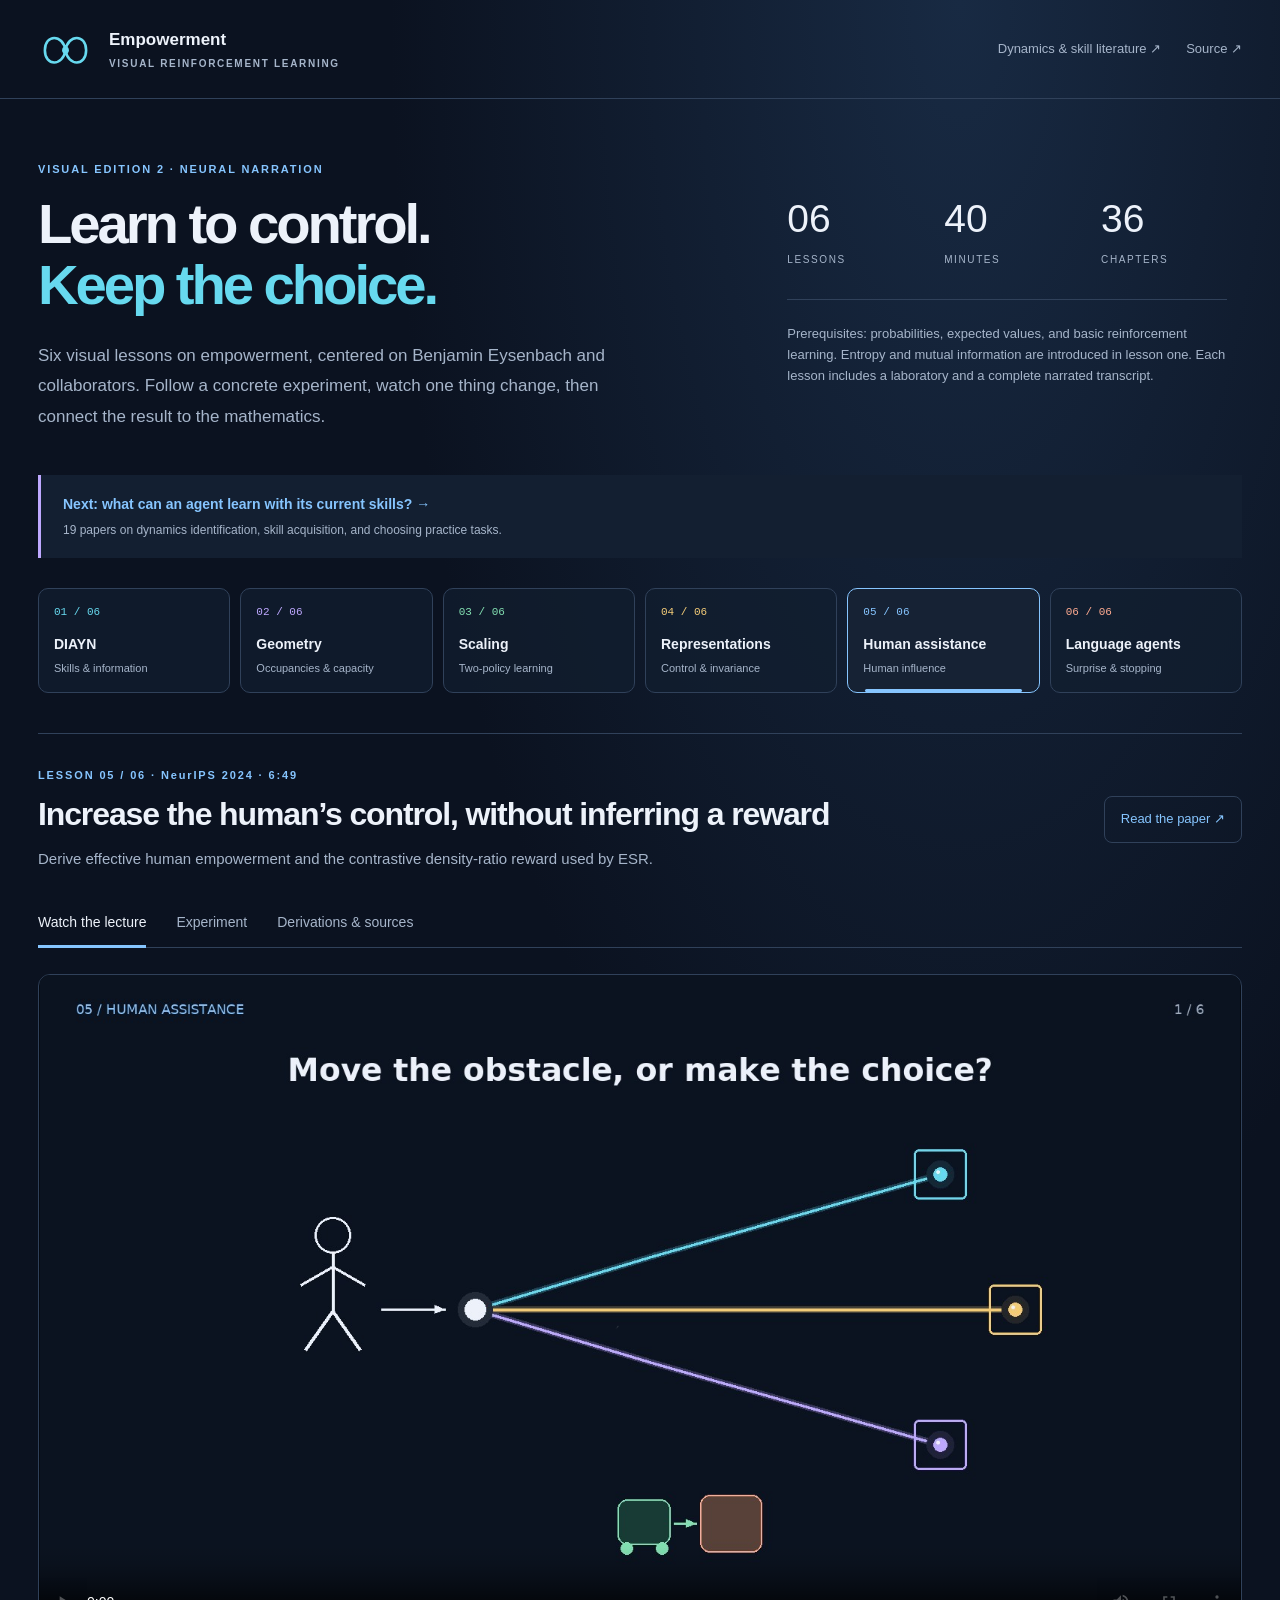
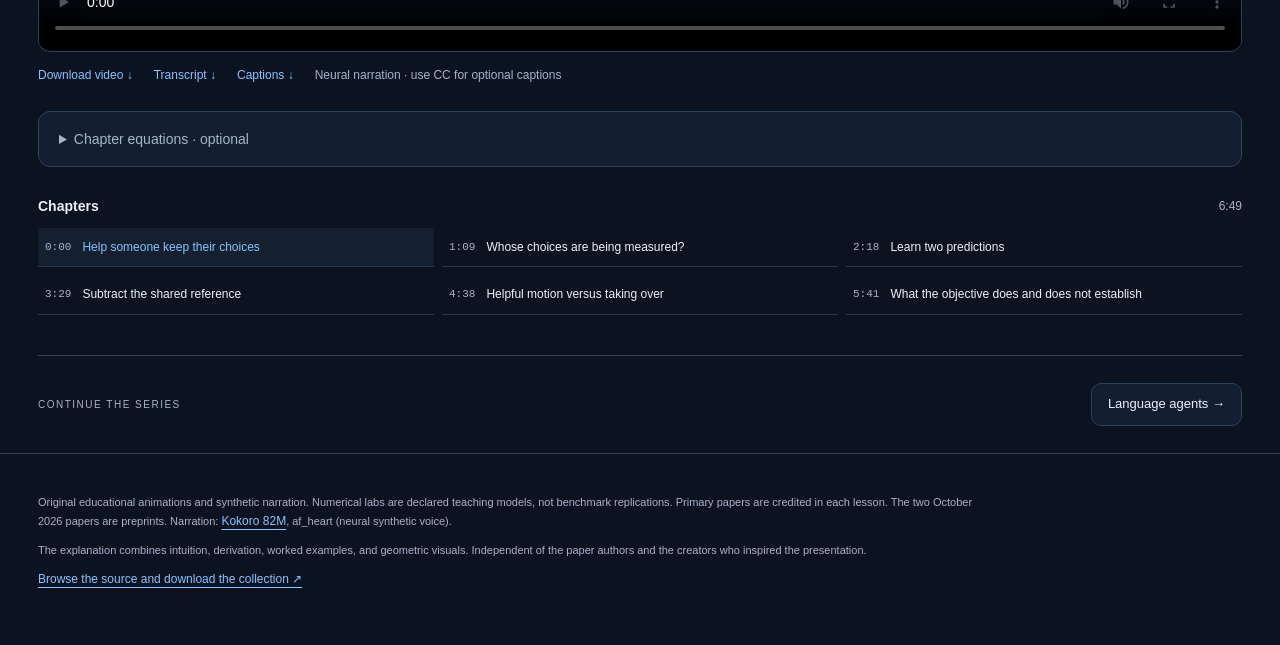
<file: assistance.html>
<!doctype html>
<html lang="en"><head><meta charset="utf-8"><meta name="viewport" content="width=device-width,initial-scale=1"><meta name="description" content="Six detailed visual lectures and interactive mathematical laboratories on empowerment-based reinforcement learning, centered on Benjamin Eysenbach and collaborators, with primary paper sources, captions and derivations."><meta name="theme-color" content="#0b1220"><title>Empowerment · Visual RL</title><style>:root{color-scheme:dark;--bg:#0b1220;--panel:#131f31;--ink:#edf2fa;--muted:#a6b5ca;--line:#30415a;--accent:#67d9ef;--cyan:#67d9ef;--green:#83e0b2;--purple:#bea8ff;--gold:#f4cc78;--red:#ffab91;font-family:Inter,-apple-system,BlinkMacSystemFont,"Segoe UI",sans-serif}*{box-sizing:border-box}body{margin:0;background:radial-gradient(ellipse at 75% 0,#182a43 0,transparent 42%),var(--bg);color:var(--ink);line-height:1.6}a{color:var(--accent);text-underline-offset:4px}button,input,select{font:inherit}button,a,input,select,summary{-webkit-tap-highlight-color:transparent}button{cursor:pointer}button:focus-visible,a:focus-visible,input:focus-visible,summary:focus-visible,select:focus-visible{outline:3px solid var(--gold);outline-offset:5px}button{color:var(--ink);background:var(--panel);border:1px solid var(--line);border-radius:10px;padding:10px 16px}button:hover{border-color:var(--accent)}button:disabled{opacity:.5;cursor:default}.skip{position:absolute;top:-100px;left:12px;background:var(--bg);padding:12px;z-index:10}.skip:focus{top:12px}.topbar{max-width:1440px;margin:auto;padding:26px 38px;display:flex;justify-content:space-between;align-items:center;border-bottom:1px solid var(--line);gap:24px}.brand{display:flex;gap:16px;align-items:center;text-decoration:none;color:var(--ink);font-size:17px;font-weight:650}.brand svg{width:55px;color:var(--cyan)}.brand small{display:block;font-size:10px;letter-spacing:.17em;color:var(--muted);margin-top:3px}.toplinks{display:flex;gap:25px;font-size:13px}.toplinks a{text-decoration:none;color:var(--muted)}.intro{max-width:1440px;margin:auto;padding:62px 38px 43px;display:grid;grid-template-columns:1.45fr 1fr;gap:90px;align-items:center}.eyebrow{font-size:11px;font-weight:700;letter-spacing:.17em;color:var(--accent);margin:0 0 14px}h1{font-size:clamp(36px,4.4vw,64px);line-height:1.09;letter-spacing:-.055em;margin:0 0 25px;font-weight:650}h1 span{color:var(--cyan)}.lede{max-width:620px;color:var(--muted);font-size:17px;line-height:1.8;margin:0}.course-stats{display:grid;grid-template-columns:repeat(3,1fr);gap:16px;padding:20px 0}.course-stats strong{font-size:39px;line-height:1.3;font-weight:400}.course-stats strong span{display:block;font-size:10px;letter-spacing:.16em;color:var(--muted);margin-top:9px}.course-stats p{grid-column:1/-1;font-size:13px;color:var(--muted);border-top:1px solid var(--line);padding-top:24px;margin-top:17px;max-width:440px}.episode-nav{max-width:1440px;margin:auto;display:grid;grid-template-columns:repeat(6,1fr);gap:10px;padding:0 38px 40px}.episode-card{text-align:left;background:#121e30b3;padding:15px;position:relative;min-width:0}.episode-card .num{display:block;font-size:11px;font-family:monospace;color:var(--ep-color);margin-bottom:12px}.episode-card strong{display:block;font-size:14px;font-weight:600;white-space:nowrap}.episode-card small{display:block;font-size:11px;color:var(--muted);margin-top:4px}.episode-card[aria-current=true]{border-color:var(--ep-color);background:color-mix(in srgb,var(--ep-color) 9%,var(--bg))}.episode-card[aria-current=true]:after{content:"";height:3px;background:var(--ep-color);position:absolute;bottom:0;left:17px;right:17px;border-radius:3px}main{max-width:1440px;margin:0 auto;padding:0 38px}.lesson-heading{border-top:1px solid var(--line);padding:33px 0 26px;display:flex;gap:30px;align-items:center;justify-content:space-between}.lesson-heading h2{font-size:32px;line-height:1.25;letter-spacing:-.035em;margin:0 0 13px}.lesson-heading p:not(.eyebrow){font-size:15px;color:var(--muted);max-width:850px;margin:0}.lesson-heading .eyebrow{margin-bottom:9px}.paper-link{flex-shrink:0;font-size:13px;text-decoration:none;border:1px solid var(--line);padding:12px 16px;border-radius:8px}.tabs{display:flex;gap:30px;border-bottom:1px solid var(--line);margin-bottom:26px}.tabs button{border:0;background:none;border-radius:0;padding:14px 0;font-size:14px;color:var(--muted);position:relative}.tabs button[aria-selected=true]{color:var(--ink)}.tabs button[aria-selected=true]:after{content:"";position:absolute;height:3px;background:var(--accent);left:0;right:0;bottom:-1px}section[hidden]{display:none!important}.watch-grid{display:grid;grid-template-columns:minmax(0,1fr) 280px;gap:28px}.watch-grid>div{min-width:0}video{width:100%;aspect-ratio:16/9;display:block;background:#050a13;border-radius:12px;border:1px solid var(--line)}.downloads{display:flex;gap:21px;flex-wrap:wrap;padding:14px 0;font-size:12px;color:var(--muted)}.downloads a{text-decoration:none}.chapter-header{display:flex;justify-content:space-between;align-items:center;font-size:12px;color:var(--muted);margin-bottom:10px}.chapter-header h3{font-size:14px;color:var(--ink);margin:0}.chapter-button{display:flex;gap:11px;width:100%;background:none;border:0;border-bottom:1px solid #26344b;border-radius:0;text-align:left;font-size:12px;padding:11px 7px;line-height:1.4;align-items:flex-start}.chapter-button time{color:var(--muted);font:11px monospace;white-space:nowrap;margin-top:2px}.chapter-button[aria-current=true]{color:var(--accent);background:color-mix(in srgb,var(--accent) 7%,var(--bg))}.follow{padding:26px;margin-top:12px;background:var(--panel);border:1px solid var(--line);border-radius:12px}.follow h3{margin:0 0 20px;font-size:20px}.follow .eyebrow{font-size:10px}.follow-step{padding:11px 0 15px;opacity:.5;border-top:1px solid var(--line)}.follow-step.current{opacity:1}.follow-step strong{font-size:13px}.follow-step img{display:block;max-width:100%;max-height:54px;margin:12px 0}.follow-step p{font-size:12px;color:var(--muted);margin:0}.lab-head h3{font-size:27px;letter-spacing:-.03em;line-height:1.2;margin:0 0 10px}.lab-head p{color:var(--muted);font-size:14px;max-width:900px;margin:0 0 23px}.lab-grid{display:grid;grid-template-columns:285px minmax(0,1fr);gap:25px}.controls{border:1px solid var(--line);border-radius:12px;padding:23px;background:var(--panel)}.control{display:block;margin-bottom:21px}.control>span{display:flex;justify-content:space-between;gap:8px;font-size:12px;margin-bottom:8px;color:var(--muted)}.control output{color:var(--accent);font:12px monospace}.control input[type=range]{width:100%;accent-color:var(--accent);display:block}.control input[type=number],.control select{width:100%;padding:8px;background:var(--bg);color:var(--ink);border:1px solid var(--line);border-radius:6px;font-size:13px}.check{display:flex;gap:10px;align-items:center;font-size:13px;margin:15px 0}.check input{accent-color:var(--accent)}.lab-buttons{display:flex;gap:9px;flex-wrap:wrap;margin-top:20px}.lab-buttons button{font-size:12px;padding:8px 11px}.plot-panel{border:1px solid var(--line);border-radius:12px;background:var(--panel);padding:20px;min-width:0}.plot-panel canvas{width:100%;height:auto;display:block}.metrics{display:grid;grid-template-columns:repeat(3,minmax(0,1fr));gap:15px;border-top:1px solid var(--line);padding-top:18px;margin-top:8px}.metric strong{display:block;font:25px monospace;color:var(--accent);line-height:1.5}.metric span{font-size:11px;color:var(--muted);display:block}.lab-description{font-size:13px;color:var(--muted);line-height:1.8;margin:20px 0 0}.lab-description code{color:var(--accent);white-space:normal}.lab-assumptions{margin-top:22px;padding:22px 25px;border-left:3px solid var(--accent);background:var(--panel);font-size:13px;line-height:1.8;color:var(--muted)}.lab-assumptions strong{color:var(--ink)}.table-wrap{overflow:auto;margin-top:23px}table{width:100%;border-collapse:collapse;font-size:12px}th,td{text-align:left;border-bottom:1px solid var(--line);padding:9px 12px;white-space:nowrap}th{color:var(--accent);font-weight:500}.note-intro{display:grid;grid-template-columns:1.4fr 1fr;gap:40px;padding:0 0 25px}.note-intro h3{font-size:22px;margin:0 0 10px}.note-intro p,.note-intro li{color:var(--muted);font-size:14px}.source-links{padding:20px;background:var(--panel);border-radius:10px;align-self:start}.source-links a{display:block;font-size:13px;margin:8px 0}.chapter-note{border-top:1px solid var(--line);padding:22px 0}.chapter-note>summary{cursor:pointer;list-style:none;display:flex;gap:15px;align-items:center;font-size:17px;font-weight:600}.chapter-note>summary:before{content:"+";color:var(--accent);font:23px monospace}.chapter-note[open]>summary:before{content:"−"}.chapter-note time{font:11px monospace;color:var(--muted);min-width:36px}.derivations{display:grid;grid-template-columns:1fr;gap:12px;margin:24px 0}.derivation{background:var(--panel);border:1px solid var(--line);border-radius:10px;padding:23px}.derivation h4{margin:0 0 17px;font-size:14px}.derivation img{max-width:100%;max-height:76px;display:block;margin:0 0 14px}.derivation p{font-size:13px;color:var(--muted);margin:0}.source-scope{font-size:12px;color:var(--muted);border-left:2px solid var(--accent);padding:10px 15px}.script{margin:20px 0}.script summary{cursor:pointer;color:var(--accent);font-size:13px}.script p{font-size:15px;line-height:1.9;color:#cfdaea;max-width:920px}.course-footer{border-top:1px solid var(--line);display:flex;justify-content:space-between;align-items:center;padding:27px 0;margin-top:40px}.course-footer span{font-size:10px;letter-spacing:.15em;color:var(--muted)}.course-footer button{font-size:13px}footer{max-width:1440px;margin:0 auto;padding:29px 38px 55px;border-top:1px solid var(--line);font-size:11px;color:var(--muted)}footer p{max-width:950px}footer a{font-size:12px}noscript{padding:30px;display:block}.toast{padding:12px;color:var(--red);font-size:13px}.math-fallback{display:none}
@media(min-width:1500px){.watch-grid{grid-template-columns:minmax(0,1fr) 300px}}@media(max-width:1050px){.intro{gap:35px}.episode-nav{grid-template-columns:repeat(3,1fr)}.watch-grid{grid-template-columns:minmax(0,1fr) 240px}.lab-grid{grid-template-columns:245px minmax(0,1fr)}.metrics{gap:8px}.metric strong{font-size:21px}.paper-link{display:none}}@media(max-width:760px){.topbar{padding:20px}.toplinks a:first-child{display:none}.brand{font-size:14px;gap:10px}.brand svg{width:40px}.brand small{font-size:8px}.intro{padding:35px 20px 25px;display:block}.intro h1{font-size:42px}.lede{font-size:15px}.course-stats{margin-top:20px;padding:13px 0;gap:18px}.course-stats strong{font-size:29px}.course-stats p{margin:0;padding-top:17px;max-width:none}.episode-nav{padding:0 20px 28px;gap:8px}.episode-card{padding:12px 10px}.episode-card strong{font-size:12px}.episode-card .num{margin-bottom:5px}.episode-card small{font-size:10px}main{padding:0 20px}.lesson-heading{padding:25px 0 20px}.lesson-heading h2{font-size:27px}.lesson-heading p:not(.eyebrow){font-size:13px}.tabs{gap:22px}.tabs button{font-size:12px;padding:13px 0}.watch-grid{display:block}.watch-grid aside{margin-top:27px}.chapter-button{font-size:13px}.lab-grid{display:block}.controls{display:grid;grid-template-columns:1fr 1fr;gap:8px 25px;margin-bottom:20px;padding:20px}.control{margin-bottom:8px}.lab-buttons{grid-column:1/-1}.plot-panel{padding:10px}.metrics{grid-template-columns:repeat(3,minmax(0,1fr));gap:9px;padding:15px 5px}.metric strong{font-size:18px}.metric span{font-size:10px}.lab-description{font-size:12px;padding:0 5px}.lab-head h3{font-size:24px}.lab-assumptions{padding:17px;font-size:12px}.follow{padding:20px}.note-intro{display:block}.source-links{margin-top:20px}.chapter-note>summary{font-size:14px;gap:10px}.derivation{padding:18px}.derivation img{max-height:65px}.script p{font-size:14px}.course-footer{gap:15px}.course-footer span{max-width:80px}footer{padding:25px 20px 35px}}
@media(prefers-reduced-motion:reduce){*{scroll-behavior:auto!important}}
.chart-scroll{overflow:auto;max-width:100%;border-radius:6px}.chart-hint{display:none;color:var(--muted);font-size:11px;margin:3px 0 9px}@media(max-width:760px){.chart-scroll canvas{min-width:620px}.chart-hint{display:block}}

.code-panel{margin:28px 0;border:1px solid var(--line);border-radius:12px;padding:22px;min-width:0}.code-panel summary{cursor:pointer;color:var(--accent);font-weight:600}.code-panel p{color:var(--muted);font-size:13px}.code-panel pre{overflow:auto;max-height:620px;background:var(--bg);padding:20px;font-size:12px;line-height:1.65;border-radius:8px}.code-panel a,.lab-buttons a{font-size:12px}.episode-card strong{white-space:normal}

.research-callout{max-width:1364px;margin:0 auto 30px;padding:18px 22px;background:var(--panel);border-left:3px solid var(--purple);font-size:14px}.research-callout a{font-weight:600;text-decoration:none}.research-callout span{display:block;margin-top:5px;font-size:12px;color:var(--muted)}@media(max-width:1440px){.research-callout{margin-left:38px;margin-right:38px}}@media(max-width:760px){.research-callout{margin-left:20px;margin-right:20px}}

/* Edition 2: let the film occupy the full lesson width. */
.watch-grid{display:block}.watch-grid aside{margin-top:28px}.watch-grid #chapters{display:grid;grid-template-columns:repeat(3,minmax(0,1fr));gap:8px}.follow>summary{cursor:pointer;color:var(--muted);font-size:14px}.follow:not([open]){padding:16px 20px}.follow>h3{margin-top:22px}.follow[open] #current-steps{display:grid;grid-template-columns:repeat(3,minmax(0,1fr));gap:20px}.follow-step img{max-width:100%}#player video::cue{font-size:24px;background:#0b1220e8;color:#edf2fa}
@media(max-width:760px){.watch-grid #chapters{grid-template-columns:1fr}.follow[open] #current-steps{grid-template-columns:1fr}#player video::cue{font-size:16px}}
</style></head>
<body data-initial="assistance">
<a class="skip" href="#main">Skip to lesson</a>
<header class="topbar"><a class="brand" href="index.html" aria-label="Empowerment home"><svg viewBox="0 0 64 38" aria-hidden="true"><path d="M8 20C8 1 29 1 32 20S56 39 56 20 35 1 32 20 8 39 8 20" fill="none" stroke="currentColor" stroke-width="3"/><circle cx="32" cy="20" r="4" fill="currentColor"/></svg><span>Empowerment<small>VISUAL REINFORCEMENT LEARNING</small></span></a><div class="toplinks"><a href="literature.html">Dynamics & skill literature ↗</a><a href="https://github.com/GaTech-RL2/empowerment-rl-explainers">Source ↗</a></div></header>
<div class="intro"><div><p class="eyebrow">VISUAL EDITION 2 · NEURAL NARRATION</p><h1>Learn to control.<br><span>Keep the choice.</span></h1><p class="lede">Six visual lessons on empowerment, centered on Benjamin Eysenbach and collaborators. Follow a concrete experiment, watch one thing change, then connect the result to the mathematics.</p></div><div class="course-stats"><strong>06<span>LESSONS</span></strong><strong>40<span>MINUTES</span></strong><strong>36<span>CHAPTERS</span></strong><p>Prerequisites: probabilities, expected values, and basic reinforcement learning. Entropy and mutual information are introduced in lesson one. Each lesson includes a laboratory and a complete narrated transcript.</p></div></div>
<div class="research-callout"><a href="literature.html">Next: what can an agent learn with its current skills? →</a><span>19 papers on dynamics identification, skill acquisition, and choosing practice tasks.</span></div>
<nav id="episodes" class="episode-nav" aria-label="Choose a lesson"></nav>
<main id="main" tabindex="-1">
<div class="lesson-heading"><div><p id="lesson-kicker" class="eyebrow"></p><h2 id="lesson-title"></h2><p id="lesson-summary"></p></div><a id="paper-link" class="paper-link" target="_blank" rel="noopener">Read the paper ↗</a></div>
<div class="tabs" role="tablist" aria-label="Lesson views"><button role="tab" id="tab-watch" aria-controls="panel-watch" data-tab="watch">Watch the lecture</button><button role="tab" id="tab-lab" aria-controls="panel-lab" data-tab="lab">Experiment</button><button role="tab" id="tab-notes" aria-controls="panel-notes" data-tab="notes">Derivations & sources</button></div>
<section id="panel-watch" role="tabpanel" aria-labelledby="tab-watch"><div class="watch-grid"><div><div id="player"></div><div id="downloads" class="downloads"></div><details class="follow"><summary>Chapter equations · optional</summary><h3 id="current-chapter"></h3><div id="current-steps"></div></details></div><aside><div class="chapter-header"><h3>Chapters</h3><span>7:00</span></div><div id="chapters"></div></aside></div></section>
<section id="panel-lab" role="tabpanel" aria-labelledby="tab-lab" hidden><div id="laboratory"></div></section>
<section id="panel-notes" role="tabpanel" aria-labelledby="tab-notes" hidden><div id="notes"></div></section>
<div class="course-footer"><span>CONTINUE THE SERIES</span><button id="next-lesson">Next lesson →</button></div>
</main>
<footer><p>Original educational animations and synthetic narration. Numerical labs are declared teaching models, not benchmark replications. Primary papers are credited in each lesson. The two October 2026 papers are preprints. Narration: <a href="https://github.com/thewh1teagle/kokoro-onnx">Kokoro 82M</a>, af_heart (neural synthetic voice).</p><p>The explanation combines intuition, derivation, worked examples, and geometric visuals. Independent of the paper authors and the creators who inspired the presentation.</p><a href="https://github.com/GaTech-RL2/empowerment-rl-explainers">Browse the source and download the collection ↗</a></footer>
<noscript><p>This companion needs JavaScript for lesson navigation and experiments. The <a href="media/diayn.mp4">DIAYN video</a> and <a href="transcripts/diayn.txt">transcript</a> can be opened directly.</p></noscript>
<script>window.EPISODES = [{"id": "diayn", "number": "01", "short": "DIAYN", "title": "Learning skills before choosing a task", "paper": "Diversity Is All You Need: Learning Skills without a Reward Function", "authors": "Benjamin Eysenbach, Abhishek Gupta, Julian Ibarz, Sergey Levine", "year": "ICLR 2019 · preprint 2018", "url": "https://arxiv.org/abs/1802.06070", "color": "#67d9ef", "summary": "Start with information, derive the discriminator reward, and separate diverse skills from empowered states.", "sources": [{"title": "Diversity Is All You Need: Learning Skills without a Reward Function", "url": "https://arxiv.org/abs/1802.06070"}, {"title": "The Geometry of Empowerment", "url": "https://arxiv.org/abs/2610.07796"}], "chapters": [{"title": "Can you tell which button I pressed?", "visual": "channel", "steps": [{"title": "Choose an input", "math": "Z\\sim p(z),\\quad S^+\\sim p(s^+\\mid z,s_0)", "explain": "A skill is the message; its outcome is the received signal.", "asset": "assets/math/a530570f329ba9c2.svg"}, {"title": "Subtract uncontrollable randomness", "math": "I(Z;S^+\\mid s_0)=H(S^+\\mid s_0)-H(S^+\\mid Z,s_0)", "explain": "Unpredictable outcomes are not necessarily controllable outcomes.", "asset": "assets/math/5b83855e4e2d87fd.svg"}, {"title": "Optimize the channel input", "math": "\\mathcal{E}(s_0)=\\max_{p(z)}I(Z;S^+\\mid s_0)", "explain": "This capacity is for the specified skill channel and horizon.", "asset": "assets/math/fca4be509fa31e5f.svg"}], "paragraphs": ["Imagine two buttons and a puck. The blue button sends the puck left; the yellow button sends it right. Watch what happens when I press blue. Now hide the buttons. Just by looking at the puck, you can tell which one I pressed. My choice has left a readable mark on the world.", "Let's change one thing. Disconnect both buttons, and let a fan push the puck randomly left or right. There are still two possible outcomes. But now seeing the puck tells you nothing about my choice. Variety by itself is not control. We need outcomes that depend on the input.", "Put those experiments side by side. Both produce the same overall spread of puck positions. Only the working buttons let us send a message. Mutual information measures how much of our choice survives in the outcome. With two equally likely, perfectly readable buttons, that is one bit, or about point six nine nats."], "narration": "Imagine two buttons and a puck. The blue button sends the puck left; the yellow button sends it right. Watch what happens when I press blue. Now hide the buttons. Just by looking at the puck, you can tell which one I pressed. My choice has left a readable mark on the world.\n\nLet's change one thing. Disconnect both buttons, and let a fan push the puck randomly left or right. There are still two possible outcomes. But now seeing the puck tells you nothing about my choice. Variety by itself is not control. We need outcomes that depend on the input.\n\nPut those experiments side by side. Both produce the same overall spread of puck positions. Only the working buttons let us send a message. Mutual information measures how much of our choice survives in the outcome. With two equally likely, perfectly readable buttons, that is one bit, or about point six nine nats.", "source": "Original two-button channel example; empowerment definitions in Geometry §3. DIAYN is a related state-marginal skill objective, not this exact fixed-horizon channel.", "start": 0.0, "end": 60.06462500000001, "duration": 60.06462500000001, "beat_starts": [0.7, 18.86, 37.566]}, {"title": "Turn a button into a skill", "visual": "skills", "steps": [{"title": "Sample a persistent identity", "math": "z\\sim p(z),\\qquad a_t\\sim\\pi_\\theta(a_t\\mid s_t,z)", "explain": "Keep the chosen skill fixed during its rollout.", "asset": "assets/math/6ddf4737c98565ed.svg"}, {"title": "Separate state distributions", "math": "I(Z;S)=H(Z)-H(Z\\mid S)", "explain": "The discriminator sees states, not the action sequence.", "asset": "assets/math/6f4dca56615c0588.svg"}, {"title": "Keep behavior flexible", "math": "\\mathcal{J}=I(Z;S)+\\alpha H(A\\mid S,Z)", "explain": "Distinct state occupancies plus conditional action entropy.", "asset": "assets/math/b8921acac5b593f1.svg"}], "paragraphs": ["A skill is a button that runs a whole behavior. Give the robot a blue label and keep that label fixed while it moves. Give it yellow, and it can learn a different behavior. The policy sees both its current state and the chosen label at every step.", "Now collect many runs. Blue leaves a cloud of visited states; yellow leaves another. Forget the individual paths for a moment and look at those clouds. Where the clouds overlap, the label is hard to guess. As they separate, a state becomes stronger evidence about which skill was running.", "This is the central idea of DIAYN, pronounced dye in: learn skills whose states make their identities recognizable, before specifying a task reward. The method also encourages action randomness within each skill. That flexibility is useful, provided the different skills still leave distinguishable patterns of states."], "narration": "A skill is a button that runs a whole behavior. Give the robot a blue label and keep that label fixed while it moves. Give it yellow, and it can learn a different behavior. The policy sees both its current state and the chosen label at every step.\n\nNow collect many runs. Blue leaves a cloud of visited states; yellow leaves another. Forget the individual paths for a moment and look at those clouds. Where the clouds overlap, the label is hard to guess. As they separate, a state becomes stronger evidence about which skill was running.\n\nThis is the central idea of DIAYN, pronounced dye in: learn skills whose states make their identities recognizable, before specifying a task reward. The method also encourages action randomness within each skill. That flexibility is useful, provided the different skills still leave distinguishable patterns of states.", "source": "DIAYN §§3–4: skill-conditioned policy, state discriminator, and conditional action entropy. The room is an original schematic.", "start": 60.06462500000001, "end": 119.83720833333334, "duration": 59.77258333333333, "beat_starts": [60.964625000000005, 77.90858333333334, 97.17654166666667]}, {"title": "Build a reward from a guessing game", "visual": "bound", "steps": [{"title": "Start from the posterior", "math": "I(Z;S)=\\mathbb{E}[\\log p(z\\mid s)-\\log p(z)]", "explain": "The true posterior is generally unavailable.", "asset": "assets/math/551e628cecb2a669.svg"}, {"title": "Insert a learned decoder", "math": "I(Z;S)=\\mathbb{E}\\log\\frac{q_\\phi(z\\mid s)}{p(z)}+\\mathbb{E}_s D_{KL}(p\\Vert q)", "explain": "The omitted KL term is nonnegative.", "asset": "assets/math/7087eb26e0f07b71.svg"}, {"title": "Use a variational lower bound", "math": "r_z(s)=\\log q_\\phi(z\\mid s)-\\log p(z)", "explain": "Reward states that provide evidence for the sampled skill.", "asset": "assets/math/1ea3de43b6bc9e38.svg"}], "paragraphs": ["Suppose we have four skill labels, all equally likely. Before seeing the robot, a guesser assigns each label probability one quarter. This is the prior. After seeing a state, the guesser updates its probabilities. The probability assigned to the skill that actually ran tells us how much evidence the state provides.", "Compare the probability after seeing the state with the probability before. Divide the two, then take a logarithm. That gives the intrinsic reward. Why a ratio? A guess of one quarter was already available without observing anything. We reward the extra evidence created by the robot's behavior.", "A perfect guesser would recover mutual information when we average this reward. In practice, we train a neural classifier, so its guesses can be wrong. The resulting average is a lower bound. The missing amount is a nonnegative divergence between the true posterior and our classifier, averaged over states."], "narration": "Suppose we have four skill labels, all equally likely. Before seeing the robot, a guesser assigns each label probability one quarter. This is the prior. After seeing a state, the guesser updates its probabilities. The probability assigned to the skill that actually ran tells us how much evidence the state provides.\n\nCompare the probability after seeing the state with the probability before. Divide the two, then take a logarithm. That gives the intrinsic reward. Why a ratio? A guess of one quarter was already available without observing anything. We reward the extra evidence created by the robot's behavior.\n\nA perfect guesser would recover mutual information when we average this reward. In practice, we train a neural classifier, so its guesses can be wrong. The resulting average is a lower bound. The missing amount is a nonnegative divergence between the true posterior and our classifier, averaged over states.", "source": "DIAYN variational discriminator reward; the KL decomposition is a standard information-theory identity, derived here with original notation.", "start": 119.83720833333334, "end": 184.83916666666667, "duration": 65.00195833333333, "beat_starts": [120.73720833333334, 142.47254166666667, 163.12120833333333]}, {"title": "Watch the reward change", "visual": "reward", "steps": [{"title": "Four equally likely skills", "math": "p(z)=1/4,\\qquad H(Z)=\\log 4", "explain": "All logarithms in these lessons use natural units: nats.", "asset": "assets/math/71b11884db0605ab.svg"}, {"title": "A confident correct prediction", "math": "q(z\\mid s)=0.8\\;\\Rightarrow\\;r=\\log(3.2)\\approx1.163", "explain": "The state provides positive evidence for its skill.", "asset": "assets/math/edf95c0b1bc9f3b0.svg"}, {"title": "Compare against chance", "math": "q(z\\mid s)=0.25\\;\\Rightarrow\\;r=0", "explain": "A wrong confident prediction can produce negative reward.", "asset": "assets/math/90c9b1a60d5c764a.svg"}], "paragraphs": ["Let's put numbers on the picture. The true label is blue. Its prior probability is one quarter, and the classifier now assigns it point eight. That is three point two times the prior probability. Taking the natural logarithm gives a positive reward of about one point one six nats.", "Now move the state into the overlap. The classifier returns to one quarter for blue, exactly where it started before seeing the state. The ratio becomes one, and its logarithm becomes zero. A state that reveals nothing about the label earns no information reward in this example.", "Finally, imagine a confident mistake. The classifier assigns the true blue label probability point zero five, even though it strongly prefers another label. Blue's reward is now negative. Confidence alone is not the target; the observation has to provide evidence for the skill that was actually selected."], "narration": "Let's put numbers on the picture. The true label is blue. Its prior probability is one quarter, and the classifier now assigns it point eight. That is three point two times the prior probability. Taking the natural logarithm gives a positive reward of about one point one six nats.\n\nNow move the state into the overlap. The classifier returns to one quarter for blue, exactly where it started before seeing the state. The ratio becomes one, and its logarithm becomes zero. A state that reveals nothing about the label earns no information reward in this example.\n\nFinally, imagine a confident mistake. The classifier assigns the true blue label probability point zero five, even though it strongly prefers another label. Blue's reward is now negative. Confidence alone is not the target; the observation has to provide evidence for the skill that was actually selected.", "source": "Original four-skill arithmetic and exact finite-channel teaching model; reward form from DIAYN.", "start": 184.83916666666667, "end": 248.12375, "duration": 63.28458333333333, "beat_starts": [185.73916666666668, 205.79250000000002, 225.43312500000002]}, {"title": "Learn the behavior and the guesser", "visual": "training", "steps": [{"title": "Collect labeled experience", "math": "\\mathcal{D}\\leftarrow\\mathcal{D}\\cup\\{(s,a,s^\\prime,z)\\}", "explain": "The skill label is self-generated supervision.", "asset": "assets/math/02c81b57687f2fcd.svg"}, {"title": "Train the discriminator", "math": "\\max_\\phi\\;\\mathbb{E}_{\\mathcal{D}}\\log q_\\phi(z\\mid s)", "explain": "Classification changes the intrinsic reward landscape.", "asset": "assets/math/e24e85f6ae929ee1.svg"}, {"title": "Improve the skill policy", "math": "\\max_\\theta\\;\\mathbb{E}\\sum_t\\gamma^t[r_z(s_t)+\\alpha H(\\pi_\\theta)]", "explain": "An entropy-regularized RL optimizer improves behavior.", "asset": "assets/math/18d4bec6e2d64a83.svg"}], "paragraphs": ["Where do the training labels come from? We chose them ourselves. Sample blue, run the policy, and store the visited states with that blue label. These labeled examples train the classifier. It learns which regions of the world each skill tends to visit, without receiving a downstream task reward.", "Then the classifier supplies rewards to the policy. States that make blue easier to recognize become attractive when the robot is running the blue skill. The policy improves, its state cloud changes, and the classifier learns again. Picture a feedback loop between better experiments and a better reader of their effects.", "At first the clouds may nearly coincide. Learning can pull them apart, while the action entropy term allows multiple ways of producing each recognizable pattern. This is an optimization process, not a guarantee. A weak classifier can give poor rewards, and the features it sees determine which differences count."], "narration": "Where do the training labels come from? We chose them ourselves. Sample blue, run the policy, and store the visited states with that blue label. These labeled examples train the classifier. It learns which regions of the world each skill tends to visit, without receiving a downstream task reward.\n\nThen the classifier supplies rewards to the policy. States that make blue easier to recognize become attractive when the robot is running the blue skill. The policy improves, its state cloud changes, and the classifier learns again. Picture a feedback loop between better experiments and a better reader of their effects.\n\nAt first the clouds may nearly coincide. Learning can pull them apart, while the action entropy term allows multiple ways of producing each recognizable pattern. This is an optimization process, not a guarantee. A weak classifier can give poor rewards, and the features it sees determine which differences count.", "source": "DIAYN training structure and entropy-regularized learning; replay explanation and finite-channel code are educational illustrations.", "start": 248.12375, "end": 312.5729583333334, "duration": 64.44920833333342, "beat_starts": [249.02375, 268.77108333333337, 290.3556666666667]}, {"title": "A repertoire is a beginning", "visual": "options", "steps": [{"title": "State what was learned", "math": "\\pi(a\\mid s,z)\\quad\\mathrm{and}\\quad q(z\\mid s)", "explain": "A behavioral repertoire and a decoder.", "asset": "assets/math/b4123021ce6b3592.svg"}, {"title": "Separate skill use from preparation", "math": "I_\\pi(Z;S^+\\mid s_0)\\leq\\mathcal{E}(s_0)", "explain": "A particular skill set supplies evidence about capacity.", "asset": "assets/math/9f7d951a20cc3adc.svg"}, {"title": "Ask where skills remain available", "math": "\\max_\\mu\\;\\mathbb{E}_\\mu\\sum_t\\gamma^t\\mathcal{E}(S_t)", "explain": "The next lessons add an outer state-seeking objective.", "asset": "assets/math/54728f8f7ea2e6b0.svg"}], "paragraphs": ["After training, the labels act like a small menu of behaviors. A later task can try them, select one, or build a longer sequence from several. But the menu need not contain every useful behavior. Learning distinguishable skills does not prove that the robot can solve an arbitrary future task.", "Return to our buttons, now placed at a junction. Each button takes the robot down a different one-way passage. The choices are perfectly distinguishable. Yet after leaving the junction, the robot may have very few choices left. Demonstrating control and preserving future control are different objectives.", "Keep the picture of the two clouds in mind. DIAYN asks for behaviors whose states reveal which skill produced them. The classifier turns that question into reward. Next, we will ask where a robot should stand so that many such choices remain available. That takes us from learning skills to the geometry of empowerment."], "narration": "After training, the labels act like a small menu of behaviors. A later task can try them, select one, or build a longer sequence from several. But the menu need not contain every useful behavior. Learning distinguishable skills does not prove that the robot can solve an arbitrary future task.\n\nReturn to our buttons, now placed at a junction. Each button takes the robot down a different one-way passage. The choices are perfectly distinguishable. Yet after leaving the junction, the robot may have very few choices left. Demonstrating control and preserving future control are different objectives.\n\nKeep the picture of the two clouds in mind. DIAYN asks for behaviors whose states reveal which skill produced them. The classifier turns that question into reward. Next, we will ask where a robot should stand so that many such choices remain available. That takes us from learning skills to the geometry of empowerment.", "source": "DIAYN transfer motivation; effective-versus-potential distinction from Geometry §3. The platform example is original.", "start": 312.5729583333334, "end": 377.60758333333354, "duration": 65.03462500000012, "beat_starts": [313.4729583333334, 334.3636250000001, 355.2769166666668]}], "target_duration": 420, "duration": 377.60758, "subtitles": [{"start": 0.7, "end": 9.487333333333332, "text": "Imagine two buttons and a puck. The blue button sends the puck left; the yellow button sends it right. Watch what happens when I press blue."}, {"start": 9.907333333333332, "end": 18.11, "text": "Now hide the buttons. Just by looking at the puck, you can tell which one I pressed. My choice has left a readable mark on the world."}, {"start": 18.86, "end": 27.66, "text": "Let's change one thing. Disconnect both buttons, and let a fan push the puck randomly left or right. There are still two possible outcomes."}, {"start": 28.080000000000002, "end": 36.816, "text": "But now seeing the puck tells you nothing about my choice. Variety by itself is not control. We need outcomes that depend on the input."}, {"start": 37.566, "end": 46.78266666666667, "text": "Put those experiments side by side. Both produce the same overall spread of puck positions. Only the working buttons let us send a message."}, {"start": 47.20266666666667, "end": 58.76462500000001, "text": "Mutual information measures how much of our choice survives in the outcome. With two equally likely, perfectly readable buttons, that is one bit, or about point six nine nats."}, {"start": 60.964625000000005, "end": 68.58995833333334, "text": "A skill is a button that runs a whole behavior. Give the robot a blue label and keep that label fixed while it moves."}, {"start": 69.00995833333334, "end": 77.15858333333334, "text": "Give it yellow, and it can learn a different behavior. The policy sees both its current state and the chosen label at every step."}, {"start": 77.90858333333334, "end": 87.61454166666667, "text": "Now collect many runs. Blue leaves a cloud of visited states; yellow leaves another. Forget the individual paths for a moment and look at those clouds."}, {"start": 88.03454166666667, "end": 96.42654166666667, "text": "Where the clouds overlap, the label is hard to guess. As they separate, a state becomes stronger evidence about which skill was running."}, {"start": 97.17654166666667, "end": 107.54654166666667, "text": "This is the central idea of DIAYN, pronounced dye in: learn skills whose states make their identities recognizable, before specifying a task reward."}, {"start": 107.96654166666667, "end": 118.53720833333334, "text": "The method also encourages action randomness within each skill. That flexibility is useful, provided the different skills still leave distinguishable patterns of states."}, {"start": 120.73720833333334, "end": 131.0945416666667, "text": "Suppose we have four skill labels, all equally likely. Before seeing the robot, a guesser assigns each label probability one quarter. This is the prior."}, {"start": 131.51454166666667, "end": 141.72254166666667, "text": "After seeing a state, the guesser updates its probabilities. The probability assigned to the skill that actually ran tells us how much evidence the state provides."}, {"start": 142.47254166666667, "end": 151.88120833333335, "text": "Compare the probability after seeing the state with the probability before. Divide the two, then take a logarithm. That gives the intrinsic reward."}, {"start": 152.30120833333334, "end": 162.37120833333333, "text": "Why a ratio? A guess of one quarter was already available without observing anything. We reward the extra evidence created by the robot's behavior."}, {"start": 163.12120833333333, "end": 172.9125, "text": "A perfect guesser would recover mutual information when we average this reward. In practice, we train a neural classifier, so its guesses can be wrong."}, {"start": 173.33249999999998, "end": 183.53916666666666, "text": "The resulting average is a lower bound. The missing amount is a nonnegative divergence between the true posterior and our classifier, averaged over states."}, {"start": 185.73916666666668, "end": 195.0031666666667, "text": "Let's put numbers on the picture. The true label is blue. Its prior probability is one quarter, and the classifier now assigns it point eight."}, {"start": 195.42316666666667, "end": 205.04250000000002, "text": "That is three point two times the prior probability. Taking the natural logarithm gives a positive reward of about one point one six nats."}, {"start": 205.79250000000002, "end": 214.2371666666667, "text": "Now move the state into the overlap. The classifier returns to one quarter for blue, exactly where it started before seeing the state."}, {"start": 214.65716666666668, "end": 224.68312500000002, "text": "The ratio becomes one, and its logarithm becomes zero. A state that reveals nothing about the label earns no information reward in this example."}, {"start": 225.43312500000002, "end": 236.37641666666667, "text": "Finally, imagine a confident mistake. The classifier assigns the true blue label probability point zero five, even though it strongly prefers another label."}, {"start": 236.79641666666666, "end": 246.82375, "text": "Blue's reward is now negative. Confidence alone is not the target; the observation has to provide evidence for the skill that was actually selected."}, {"start": 249.02375, "end": 257.71175, "text": "Where do the training labels come from? We chose them ourselves. Sample blue, run the policy, and store the visited states with that blue label."}, {"start": 258.13175, "end": 268.02108333333337, "text": "These labeled examples train the classifier. It learns which regions of the world each skill tends to visit, without receiving a downstream task reward."}, {"start": 268.77108333333337, "end": 278.43437500000005, "text": "Then the classifier supplies rewards to the policy. States that make blue easier to recognize become attractive when the robot is running the blue skill."}, {"start": 278.85437500000006, "end": 289.6056666666667, "text": "The policy improves, its state cloud changes, and the classifier learns again. Picture a feedback loop between better experiments and a better reader of their effects."}, {"start": 290.3556666666667, "end": 301.0002916666667, "text": "At first the clouds may nearly coincide. Learning can pull them apart, while the action entropy term allows multiple ways of producing each recognizable pattern."}, {"start": 301.42029166666674, "end": 311.2729583333334, "text": "This is an optimization process, not a guarantee. A weak classifier can give poor rewards, and the features it sees determine which differences count."}, {"start": 313.4729583333334, "end": 323.0936250000001, "text": "After training, the labels act like a small menu of behaviors. A later task can try them, select one, or build a longer sequence from several."}, {"start": 323.5136250000001, "end": 333.6136250000001, "text": "But the menu need not contain every useful behavior. Learning distinguishable skills does not prove that the robot can solve an arbitrary future task."}, {"start": 334.3636250000001, "end": 344.1022916666668, "text": "Return to our buttons, now placed at a junction. Each button takes the robot down a different one-way passage. The choices are perfectly distinguishable."}, {"start": 344.52229166666683, "end": 354.5269166666668, "text": "Yet after leaving the junction, the robot may have very few choices left. Demonstrating control and preserving future control are different objectives."}, {"start": 355.2769166666668, "end": 365.76225000000017, "text": "Keep the picture of the two clouds in mind. DIAYN asks for behaviors whose states reveal which skill produced them. The classifier turns that question into reward."}, {"start": 366.1822500000002, "end": 376.3075833333335, "text": "Next, we will ask where a robot should stand so that many such choices remain available. That takes us from learning skills to the geometry of empowerment."}], "cues": [{"start": 0.7, "end": 9.487333333333332, "chapter": 0, "beat": 0, "part": 0, "text": "Imagine two buttons and a puck. The blue button sends the puck left; the yellow button sends it right. Watch what happens when I press blue."}, {"start": 9.907333333333332, "end": 18.11, "chapter": 0, "beat": 0, "part": 1, "text": "Now hide the buttons. Just by looking at the puck, you can tell which one I pressed. My choice has left a readable mark on the world."}, {"start": 18.86, "end": 27.66, "chapter": 0, "beat": 1, "part": 0, "text": "Let's change one thing. Disconnect both buttons, and let a fan push the puck randomly left or right. There are still two possible outcomes."}, {"start": 28.080000000000002, "end": 36.816, "chapter": 0, "beat": 1, "part": 1, "text": "But now seeing the puck tells you nothing about my choice. Variety by itself is not control. We need outcomes that depend on the input."}, {"start": 37.566, "end": 46.78266666666667, "chapter": 0, "beat": 2, "part": 0, "text": "Put those experiments side by side. Both produce the same overall spread of puck positions. Only the working buttons let us send a message."}, {"start": 47.20266666666667, "end": 58.76462500000001, "chapter": 0, "beat": 2, "part": 1, "text": "Mutual information measures how much of our choice survives in the outcome. With two equally likely, perfectly readable buttons, that is one bit, or about point six nine nats."}, {"start": 60.964625000000005, "end": 68.58995833333334, "chapter": 1, "beat": 0, "part": 0, "text": "A skill is a button that runs a whole behavior. Give the robot a blue label and keep that label fixed while it moves."}, {"start": 69.00995833333334, "end": 77.15858333333334, "chapter": 1, "beat": 0, "part": 1, "text": "Give it yellow, and it can learn a different behavior. The policy sees both its current state and the chosen label at every step."}, {"start": 77.90858333333334, "end": 87.61454166666667, "chapter": 1, "beat": 1, "part": 0, "text": "Now collect many runs. Blue leaves a cloud of visited states; yellow leaves another. Forget the individual paths for a moment and look at those clouds."}, {"start": 88.03454166666667, "end": 96.42654166666667, "chapter": 1, "beat": 1, "part": 1, "text": "Where the clouds overlap, the label is hard to guess. As they separate, a state becomes stronger evidence about which skill was running."}, {"start": 97.17654166666667, "end": 107.54654166666667, "chapter": 1, "beat": 2, "part": 0, "text": "This is the central idea of DIAYN, pronounced dye in: learn skills whose states make their identities recognizable, before specifying a task reward."}, {"start": 107.96654166666667, "end": 118.53720833333334, "chapter": 1, "beat": 2, "part": 1, "text": "The method also encourages action randomness within each skill. That flexibility is useful, provided the different skills still leave distinguishable patterns of states."}, {"start": 120.73720833333334, "end": 131.0945416666667, "chapter": 2, "beat": 0, "part": 0, "text": "Suppose we have four skill labels, all equally likely. Before seeing the robot, a guesser assigns each label probability one quarter. This is the prior."}, {"start": 131.51454166666667, "end": 141.72254166666667, "chapter": 2, "beat": 0, "part": 1, "text": "After seeing a state, the guesser updates its probabilities. The probability assigned to the skill that actually ran tells us how much evidence the state provides."}, {"start": 142.47254166666667, "end": 151.88120833333335, "chapter": 2, "beat": 1, "part": 0, "text": "Compare the probability after seeing the state with the probability before. Divide the two, then take a logarithm. That gives the intrinsic reward."}, {"start": 152.30120833333334, "end": 162.37120833333333, "chapter": 2, "beat": 1, "part": 1, "text": "Why a ratio? A guess of one quarter was already available without observing anything. We reward the extra evidence created by the robot's behavior."}, {"start": 163.12120833333333, "end": 172.9125, "chapter": 2, "beat": 2, "part": 0, "text": "A perfect guesser would recover mutual information when we average this reward. In practice, we train a neural classifier, so its guesses can be wrong."}, {"start": 173.33249999999998, "end": 183.53916666666666, "chapter": 2, "beat": 2, "part": 1, "text": "The resulting average is a lower bound. The missing amount is a nonnegative divergence between the true posterior and our classifier, averaged over states."}, {"start": 185.73916666666668, "end": 195.0031666666667, "chapter": 3, "beat": 0, "part": 0, "text": "Let's put numbers on the picture. The true label is blue. Its prior probability is one quarter, and the classifier now assigns it point eight."}, {"start": 195.42316666666667, "end": 205.04250000000002, "chapter": 3, "beat": 0, "part": 1, "text": "That is three point two times the prior probability. Taking the natural logarithm gives a positive reward of about one point one six nats."}, {"start": 205.79250000000002, "end": 214.2371666666667, "chapter": 3, "beat": 1, "part": 0, "text": "Now move the state into the overlap. The classifier returns to one quarter for blue, exactly where it started before seeing the state."}, {"start": 214.65716666666668, "end": 224.68312500000002, "chapter": 3, "beat": 1, "part": 1, "text": "The ratio becomes one, and its logarithm becomes zero. A state that reveals nothing about the label earns no information reward in this example."}, {"start": 225.43312500000002, "end": 236.37641666666667, "chapter": 3, "beat": 2, "part": 0, "text": "Finally, imagine a confident mistake. The classifier assigns the true blue label probability point zero five, even though it strongly prefers another label."}, {"start": 236.79641666666666, "end": 246.82375, "chapter": 3, "beat": 2, "part": 1, "text": "Blue's reward is now negative. Confidence alone is not the target; the observation has to provide evidence for the skill that was actually selected."}, {"start": 249.02375, "end": 257.71175, "chapter": 4, "beat": 0, "part": 0, "text": "Where do the training labels come from? We chose them ourselves. Sample blue, run the policy, and store the visited states with that blue label."}, {"start": 258.13175, "end": 268.02108333333337, "chapter": 4, "beat": 0, "part": 1, "text": "These labeled examples train the classifier. It learns which regions of the world each skill tends to visit, without receiving a downstream task reward."}, {"start": 268.77108333333337, "end": 278.43437500000005, "chapter": 4, "beat": 1, "part": 0, "text": "Then the classifier supplies rewards to the policy. States that make blue easier to recognize become attractive when the robot is running the blue skill."}, {"start": 278.85437500000006, "end": 289.6056666666667, "chapter": 4, "beat": 1, "part": 1, "text": "The policy improves, its state cloud changes, and the classifier learns again. Picture a feedback loop between better experiments and a better reader of their effects."}, {"start": 290.3556666666667, "end": 301.0002916666667, "chapter": 4, "beat": 2, "part": 0, "text": "At first the clouds may nearly coincide. Learning can pull them apart, while the action entropy term allows multiple ways of producing each recognizable pattern."}, {"start": 301.42029166666674, "end": 311.2729583333334, "chapter": 4, "beat": 2, "part": 1, "text": "This is an optimization process, not a guarantee. A weak classifier can give poor rewards, and the features it sees determine which differences count."}, {"start": 313.4729583333334, "end": 323.0936250000001, "chapter": 5, "beat": 0, "part": 0, "text": "After training, the labels act like a small menu of behaviors. A later task can try them, select one, or build a longer sequence from several."}, {"start": 323.5136250000001, "end": 333.6136250000001, "chapter": 5, "beat": 0, "part": 1, "text": "But the menu need not contain every useful behavior. Learning distinguishable skills does not prove that the robot can solve an arbitrary future task."}, {"start": 334.3636250000001, "end": 344.1022916666668, "chapter": 5, "beat": 1, "part": 0, "text": "Return to our buttons, now placed at a junction. Each button takes the robot down a different one-way passage. The choices are perfectly distinguishable."}, {"start": 344.52229166666683, "end": 354.5269166666668, "chapter": 5, "beat": 1, "part": 1, "text": "Yet after leaving the junction, the robot may have very few choices left. Demonstrating control and preserving future control are different objectives."}, {"start": 355.2769166666668, "end": 365.76225000000017, "chapter": 5, "beat": 2, "part": 0, "text": "Keep the picture of the two clouds in mind. DIAYN asks for behaviors whose states reveal which skill produced them. The classifier turns that question into reward."}, {"start": 366.1822500000002, "end": 376.3075833333335, "chapter": 5, "beat": 2, "part": 1, "text": "Next, we will ask where a robot should stand so that many such choices remain available. That takes us from learning skills to the geometry of empowerment."}], "voice": "Kokoro 82M · af_heart · neural synthetic narration", "edition": 2}, {"id": "geometry", "number": "02", "short": "Geometry", "title": "Where are the states with the most options?", "paper": "The Geometry of Empowerment", "authors": "Catherine Ji, Vivek Myers, Sergey Levine, Benjamin Eysenbach", "year": "October 2026 preprint", "url": "https://arxiv.org/abs/2610.07796", "color": "#bea8ff", "summary": "See occupancy distributions as points, mutual information as a KL radius, and why empowerment does not guarantee every reward.", "sources": [{"title": "The Geometry of Empowerment", "url": "https://arxiv.org/abs/2610.07796"}, {"title": "Diversity Is All You Need: Learning Skills without a Reward Function", "url": "https://arxiv.org/abs/1802.06070"}], "chapters": [{"title": "A junction and a dead end", "visual": "options", "steps": [{"title": "Actualized control", "math": "\\mathcal{E}_{\\mathrm{eff}}(\\pi,s)=I_\\pi(Z;S^+\\mid s)", "explain": "A fixed skill family realizes a particular amount of information.", "asset": "assets/math/adda9cc2f5085350.svg"}, {"title": "Available control", "math": "\\mathcal{E}_{\\mathrm{pot}}(s)=\\sup_{\\pi,p(z)}I_\\pi(Z;S^+\\mid s)", "explain": "Capacity optimizes the available skill channel.", "asset": "assets/math/93462fac7e7020ce.svg"}, {"title": "Navigate toward capacity", "math": "\\mu^*=\\arg\\max_\\mu\\mathbb{E}_\\mu\\sum_t\\gamma^t\\mathcal{E}_{\\mathrm{pot}}(S_t)", "explain": "The outer policy seeks states from which choices are possible.", "asset": "assets/math/a89eec54dabdc9ab.svg"}], "paragraphs": ["Place a robot at a junction with three exits. From here it can deliberately reach the blue room, the yellow room, or the pink room. Move it into a dead end with a one-way entrance. The robot still exists, but two of those choices have disappeared. Location changes its opportunities.", "At the junction, selecting a skill sends a readable message into the future. At the dead end, different skill labels may all produce the same result. The Geometry of Empowerment separates the control a particular skill family achieves from the best control available at the current starting state.", "There is then a second question: how should the robot move to obtain that opportunity? Returning to a useful junction may matter more than immediately exercising a skill. We will build the geometry behind this idea using three rooms. This small example illustrates the mathematics; it is not a reconstruction of the paper's experiments."], "narration": "Place a robot at a junction with three exits. From here it can deliberately reach the blue room, the yellow room, or the pink room. Move it into a dead end with a one-way entrance. The robot still exists, but two of those choices have disappeared. Location changes its opportunities.\n\nAt the junction, selecting a skill sends a readable message into the future. At the dead end, different skill labels may all produce the same result. The Geometry of Empowerment separates the control a particular skill family achieves from the best control available at the current starting state.\n\nThere is then a second question: how should the robot move to obtain that opportunity? Returning to a useful junction may matter more than immediately exercising a skill. We will build the geometry behind this idea using three rooms. This small example illustrates the mathematics; it is not a reconstruction of the paper's experiments.", "source": "Geometry §3 definitions. The one-way junction is an original finite-channel illustration.", "start": 0.0, "end": 64.08391666666667, "duration": 64.08391666666667, "beat_starts": [0.7, 20.639333333333333, 40.67929166666667]}, {"title": "A point can represent a distribution", "visual": "simplex", "steps": [{"title": "A normalized discounted future", "math": "d_z(s^+\\mid s_0)=(1-\\gamma)\\sum_{t=0}^{\\infty}\\gamma^t p(s_{t+1}=s^+\\mid s_0,z)", "explain": "Sample a future time geometrically, beginning at the next step.", "asset": "assets/math/9bff07834a267ae2.svg"}, {"title": "Every distribution is a point", "math": "d_z\\in\\Delta^{n-1},\\qquad\\sum_{i=1}^n d_z(i)=1", "explain": "Three outcomes form a triangle, not ordinary physical space.", "asset": "assets/math/21fe982e42307fc1.svg"}, {"title": "Mix the skills", "math": "\\bar d=\\sum_z p(z)d_z", "explain": "A random skill selection produces a mixture occupancy.", "asset": "assets/math/41d88871728bfe6b.svg"}], "paragraphs": ["A skill does not always end in one room. Suppose blue reaches its room half the time, yellow's room one quarter, and pink's room one quarter. Draw those probabilities as three bars. Their heights must add to one. We can represent the same three numbers with a single point inside a triangle.", "The blue corner means all probability is in blue. Halfway along the blue-yellow edge means half in each, with no probability in pink. The center means equal probability for all three rooms. Moving a point in this triangle changes a distribution, not the robot's physical position.", "The paper uses distributions of future states sampled at a discounted random time, rather than just a fixed endpoint. Near-future states receive more weight. The weights are normalized to sum to one. Once we have a distribution for each skill, the same probability geometry applies to those future-state occupancies."], "narration": "A skill does not always end in one room. Suppose blue reaches its room half the time, yellow's room one quarter, and pink's room one quarter. Draw those probabilities as three bars. Their heights must add to one. We can represent the same three numbers with a single point inside a triangle.\n\nThe blue corner means all probability is in blue. Halfway along the blue-yellow edge means half in each, with no probability in pink. The center means equal probability for all three rooms. Moving a point in this triangle changes a distribution, not the robot's physical position.\n\nThe paper uses distributions of future states sampled at a discounted random time, rather than just a fixed endpoint. Near-future states receive more weight. The weights are normalized to sum to one. Once we have a distribution for each skill, the same probability geometry applies to those future-state occupancies.", "source": "Geometry §3 discounted occupancy and §4 information geometry. Triangle construction is an original three-outcome example.", "start": 64.08391666666667, "end": 126.84849999999999, "duration": 62.76458333333332, "beat_starts": [64.98391666666667, 84.959875, 104.41383333333333]}, {"title": "Information is separation from the average", "visual": "radius", "steps": [{"title": "Measure a skill against the mixture", "math": "D_{KL}(d_z\\Vert\\bar d)=\\sum_i d_z(i)\\log\\frac{d_z(i)}{\\bar d(i)}", "explain": "KL compares probabilities; it is asymmetric and not Euclidean distance.", "asset": "assets/math/7befd731cee96f3b.svg"}, {"title": "Average over skill choices", "math": "I(Z;S^+)=\\sum_z p(z)D_{KL}(d_z\\Vert\\bar d)", "explain": "For a fixed prior, this is an average—not the maximum radius.", "asset": "assets/math/956a4846f3ba6f41.svg"}, {"title": "Optimize a finite channel", "math": "C=\\min_q\\max_z D_{KL}(d_z\\Vert q)", "explain": "The information-radius dual holds for a finite fixed channel.", "asset": "assets/math/8a480ca84cb68360.svg"}], "paragraphs": ["Give each skill its own point. If blue, yellow, and pink reliably reach different rooms, their points sit near different corners of our probability triangle. Now choose a skill at random. The overall outcome distribution is the weighted average of the three points. Equal sampling places that mixture at the center.", "Compare a skill's outcome distribution with that average. A large difference means observing the outcome provides evidence about which skill was chosen. The relevant difference is a Kullback Leibler divergence, or KL. Mutual information is the sampling-weighted average of these divergences, not the largest one.", "Now slide all three skill points toward the center. Their outcomes become harder to distinguish, so the information falls. When they coincide, it is zero. This explains why three names do not necessarily give three choices. What matters is the difference between the distributions those names can actually produce."], "narration": "Give each skill its own point. If blue, yellow, and pink reliably reach different rooms, their points sit near different corners of our probability triangle. Now choose a skill at random. The overall outcome distribution is the weighted average of the three points. Equal sampling places that mixture at the center.\n\nCompare a skill's outcome distribution with that average. A large difference means observing the outcome provides evidence about which skill was chosen. The relevant difference is a Kullback Leibler divergence, or KL. Mutual information is the sampling-weighted average of these divergences, not the largest one.\n\nNow slide all three skill points toward the center. Their outcomes become harder to distinguish, so the information falls. When they coincide, it is zero. This explains why three names do not necessarily give three choices. What matters is the difference between the distributions those names can actually produce.", "source": "Geometry §4.1; standard finite-channel information-radius dual, derived with original probability-simplex diagrams.", "start": 126.84849999999999, "end": 192.93179166666664, "duration": 66.08329166666665, "beat_starts": [127.74849999999999, 148.81716666666665, 170.61649999999997]}, {"title": "Count effects, not labels", "visual": "capacity", "steps": [{"title": "Perfectly distinguishable futures", "math": "C=\\log m\\quad\\text{for }m\\text{ distinct deterministic outputs}", "explain": "Duplicate inputs do not add new channel outputs.", "asset": "assets/math/09c24e362313c4f2.svg"}, {"title": "Noisy binary control", "math": "C=\\log 2-h(\\epsilon)", "explain": "For a binary symmetric channel; h is binary entropy in nats.", "asset": "assets/math/9ce86bcf0865468c.svg"}, {"title": "Independent outcomes erase control", "math": "p(s^+\\mid z)=p(s^+)\\;\\Rightarrow\\;I=0", "explain": "A broad random future may carry no information about the input.", "asset": "assets/math/685a2eee3b7b3720.svg"}], "paragraphs": ["Add a fourth skill, colored teal, that does exactly what blue does. We have increased the number of labels, but added no new physical effect. If we optimize how often each label is selected, the channel capacity stays the same. Duplicating a button does not create a new distinguishable outcome.", "Noise also shrinks control. Consider just blue and yellow, and gradually increase the chance that each button produces the other button's outcome. At a fifty-fifty outcome for either input, the buttons become indistinguishable. Outcome randomness remains, but information about our choice has vanished.", "Capacity lets us optimize the input probabilities too. For a fixed finite channel, it equals the smallest possible worst-case KL distance to a reference distribution. Think of finding the best center for a KL information radius. This is a capacity identity after optimization, not a formula replacing every fixed-prior average."], "narration": "Add a fourth skill, colored teal, that does exactly what blue does. We have increased the number of labels, but added no new physical effect. If we optimize how often each label is selected, the channel capacity stays the same. Duplicating a button does not create a new distinguishable outcome.\n\nNoise also shrinks control. Consider just blue and yellow, and gradually increase the chance that each button produces the other button's outcome. At a fifty-fifty outcome for either input, the buttons become indistinguishable. Outcome randomness remains, but information about our choice has vanished.\n\nCapacity lets us optimize the input probabilities too. For a fixed finite channel, it equals the smallest possible worst-case KL distance to a reference distribution. Think of finding the best center for a KL information radius. This is a capacity identity after optimization, not a formula replacing every fixed-prior average.", "source": "Original exact categorical examples. The deterministic reachability interpretation is discussed in Geometry appendix B.1.", "start": 192.93179166666664, "end": 259.60962499999994, "duration": 66.6778333333333, "beat_starts": [193.83179166666665, 214.1750833333333, 234.6590416666666]}, {"title": "Why more options is not every reward", "visual": "geometry_limit", "steps": [{"title": "A task introduces another geometry", "math": "V_r(d)=\\langle d,r\\rangle", "explain": "A reward weights state occupancies in a task-specific direction.", "asset": "assets/math/b330ebbb4e95690e.svg"}, {"title": "Tiny distinguishable changes can matter little", "math": "I(Z;S^+)\\gg0\\;\\not\\Rightarrow\\;V_r\\gg0", "explain": "Many reliable distinctions can lie in an irrelevant coordinate.", "asset": "assets/math/e2408ebb61b199d3.svg"}, {"title": "Keep the theorem assumptions", "math": "\\text{tabular, specified reward prior}\\neq\\text{all tasks}", "explain": "Continuous states and anisotropic rewards require care.", "asset": "assets/math/6aa5a4e8fa63add7.svg"}], "paragraphs": ["Suppose our three rooms offer very different futures. High empowerment favors keeping those futures distinguishable and available. It does not say which room you personally want. If your only reward is in blue, an agent must still learn that preference. A wide menu and the right order are different pieces of information.", "The reachable set matters too. Imagine a fourth room behind a sealed wall. Nothing in the robot's current action repertoire reaches it. An information objective over existing skills cannot make that missing option appear by definition. Learning new dynamics or new skills is an additional problem.", "So read the geometry as a description of a particular control channel: its starting state, available behaviors, observations, and horizon all shape the picture. Changing any of those can change the capacity. This precision keeps the appealing phrase 'many options' connected to something we can actually calculate and test."], "narration": "Suppose our three rooms offer very different futures. High empowerment favors keeping those futures distinguishable and available. It does not say which room you personally want. If your only reward is in blue, an agent must still learn that preference. A wide menu and the right order are different pieces of information.\n\nThe reachable set matters too. Imagine a fourth room behind a sealed wall. Nothing in the robot's current action repertoire reaches it. An information objective over existing skills cannot make that missing option appear by definition. Learning new dynamics or new skills is an additional problem.\n\nSo read the geometry as a description of a particular control channel: its starting state, available behaviors, observations, and horizon all shape the picture. Changing any of those can change the capacity. This precision keeps the appealing phrase 'many options' connected to something we can actually calculate and test.", "source": "Geometry §4.3 and appendices F–H: adaptation result and limitations. Indicator-light counterexample is an original teaching illustration.", "start": 259.60962499999994, "end": 326.20558333333344, "duration": 66.5959583333335, "beat_starts": [260.5096249999999, 282.2035833333333, 302.9689166666667]}, {"title": "Two jobs for two policies", "visual": "two_policy", "steps": [{"title": "Specify the channel", "math": "(s_0,\\;Z,\\;S^+,\\;\\gamma)", "explain": "State, skills, measured outcomes, and horizon define the quantity.", "asset": "assets/math/2dbc94337ae856a4.svg"}, {"title": "Estimate rather than assume capacity", "math": "\\widehat I\\leq I_\\pi\\leq\\mathcal{E}_{\\mathrm{pot}}", "explain": "The first inequality requires a valid population lower bound.", "asset": "assets/math/ae758aeaa2d066a8.svg"}, {"title": "Use the estimate as a reward", "math": "r_{\\mathrm{outer}}(s)=\\widehat{\\mathcal{E}}(s)", "explain": "A second learner seeks states with many executable skills.", "asset": "assets/math/484ad85b5db2b62d.svg"}], "paragraphs": ["We can now separate two jobs. Inside a chosen state, skill policies discover different futures. Outside that calculation, a preparation policy moves toward useful starting states. In our example, the preparation policy returns to the junction. The skill policy then chooses which exit to take. The two policies solve different problems.", "The preparation policy needs a score for each state: how much control could I exercise from here? Computing that score exactly is usually difficult. A learned skill family and decoder can estimate part of it. But poor skills may make a promising junction look less useful than it really is.", "Remember the triangle: skills are distributions, their mixture is an average, and information measures how distinguishable the skill-conditioned outcomes are. Capacity optimizes the available choices. The next paper turns this two-level picture into a scalable learning system, with approximations for the skill, the decoder, and the value of preparing to act."], "narration": "We can now separate two jobs. Inside a chosen state, skill policies discover different futures. Outside that calculation, a preparation policy moves toward useful starting states. In our example, the preparation policy returns to the junction. The skill policy then chooses which exit to take. The two policies solve different problems.\n\nThe preparation policy needs a score for each state: how much control could I exercise from here? Computing that score exactly is usually difficult. A learned skill family and decoder can estimate part of it. But poor skills may make a promising junction look less useful than it really is.\n\nRemember the triangle: skills are distributions, their mixture is an average, and information measures how distinguishable the skill-conditioned outcomes are. Capacity optimizes the available choices. The next paper turns this two-level picture into a scalable learning system, with approximations for the skill, the decoder, and the value of preparing to act.", "source": "Synthesis of Geometry §3–4 and Scaling §4. Bounds refer to exact population objectives, not arbitrary fitted neural estimates.", "start": 326.20558333333344, "end": 396.66079166666685, "duration": 70.45520833333342, "beat_starts": [327.1055833333334, 351.5108750000001, 371.5281666666668]}], "target_duration": 420, "duration": 396.66079, "subtitles": [{"start": 0.7, "end": 9.084666666666665, "text": "Place a robot at a junction with three exits. From here it can deliberately reach the blue room, the yellow room, or the pink room."}, {"start": 9.504666666666665, "end": 19.889333333333333, "text": "Move it into a dead end with a one-way entrance. The robot still exists, but two of those choices have disappeared. Location changes its opportunities."}, {"start": 20.639333333333333, "end": 30.23, "text": "At the junction, selecting a skill sends a readable message into the future. At the dead end, different skill labels may all produce the same result."}, {"start": 30.650000000000002, "end": 39.92929166666667, "text": "The Geometry of Empowerment separates the control a particular skill family achieves from the best control available at the current starting state."}, {"start": 40.67929166666667, "end": 51.420625, "text": "There is then a second question: how should the robot move to obtain that opportunity? Returning to a useful junction may matter more than immediately exercising a skill."}, {"start": 51.840625, "end": 62.78391666666667, "text": "We will build the geometry behind this idea using three rooms. This small example illustrates the mathematics; it is not a reconstruction of the paper's experiments."}, {"start": 64.98391666666667, "end": 74.08391666666667, "text": "A skill does not always end in one room. Suppose blue reaches its room half the time, yellow's room one quarter, and pink's room one quarter."}, {"start": 74.50391666666667, "end": 84.209875, "text": "Draw those probabilities as three bars. Their heights must add to one. We can represent the same three numbers with a single point inside a triangle."}, {"start": 84.959875, "end": 93.30320833333333, "text": "The blue corner means all probability is in blue. Halfway along the blue-yellow edge means half in each, with no probability in pink."}, {"start": 93.72320833333333, "end": 103.66383333333333, "text": "The center means equal probability for all three rooms. Moving a point in this triangle changes a distribution, not the robot's physical position."}, {"start": 104.41383333333333, "end": 114.87783333333333, "text": "The paper uses distributions of future states sampled at a discounted random time, rather than just a fixed endpoint. Near-future states receive more weight."}, {"start": 115.29783333333333, "end": 125.54849999999999, "text": "The weights are normalized to sum to one. Once we have a distribution for each skill, the same probability geometry applies to those future-state occupancies."}, {"start": 127.74849999999999, "end": 137.49183333333332, "text": "Give each skill its own point. If blue, yellow, and pink reliably reach different rooms, their points sit near different corners of our probability triangle."}, {"start": 137.9118333333333, "end": 148.06716666666665, "text": "Now choose a skill at random. The overall outcome distribution is the weighted average of the three points. Equal sampling places that mixture at the center."}, {"start": 148.81716666666665, "end": 158.27849999999998, "text": "Compare a skill's outcome distribution with that average. A large difference means observing the outcome provides evidence about which skill was chosen."}, {"start": 158.69849999999997, "end": 169.86649999999997, "text": "The relevant difference is a Kullback Leibler divergence, or KL. Mutual information is the sampling-weighted average of these divergences, not the largest one."}, {"start": 170.61649999999997, "end": 181.30379166666665, "text": "Now slide all three skill points toward the center. Their outcomes become harder to distinguish, so the information falls. When they coincide, it is zero."}, {"start": 181.72379166666664, "end": 191.63179166666663, "text": "This explains why three names do not necessarily give three choices. What matters is the difference between the distributions those names can actually produce."}, {"start": 193.83179166666665, "end": 202.6690833333333, "text": "Add a fourth skill, colored teal, that does exactly what blue does. We have increased the number of labels, but added no new physical effect."}, {"start": 203.0890833333333, "end": 213.4250833333333, "text": "If we optimize how often each label is selected, the channel capacity stays the same. Duplicating a button does not create a new distinguishable outcome."}, {"start": 214.1750833333333, "end": 223.1570833333333, "text": "Noise also shrinks control. Consider just blue and yellow, and gradually increase the chance that each button produces the other button's outcome."}, {"start": 223.5770833333333, "end": 233.9090416666666, "text": "At a fifty-fifty outcome for either input, the buttons become indistinguishable. Outcome randomness remains, but information about our choice has vanished."}, {"start": 234.6590416666666, "end": 246.22099999999995, "text": "Capacity lets us optimize the input probabilities too. For a fixed finite channel, it equals the smallest possible worst-case KL distance to a reference distribution."}, {"start": 246.64099999999993, "end": 258.3096249999999, "text": "Think of finding the best center for a KL information radius. This is a capacity identity after optimization, not a formula replacing every fixed-prior average."}, {"start": 260.5096249999999, "end": 271.96762499999994, "text": "Suppose our three rooms offer very different futures. High empowerment favors keeping those futures distinguishable and available. It does not say which room you personally want."}, {"start": 272.38762499999996, "end": 281.4535833333333, "text": "If your only reward is in blue, an agent must still learn that preference. A wide menu and the right order are different pieces of information."}, {"start": 282.2035833333333, "end": 290.71625, "text": "The reachable set matters too. Imagine a fourth room behind a sealed wall. Nothing in the robot's current action repertoire reaches it."}, {"start": 291.13625, "end": 302.2189166666667, "text": "An information objective over existing skills cannot make that missing option appear by definition. Learning new dynamics or new skills is an additional problem."}, {"start": 302.9689166666667, "end": 313.9249166666667, "text": "So read the geometry as a description of a particular control channel: its starting state, available behaviors, observations, and horizon all shape the picture."}, {"start": 314.34491666666673, "end": 324.9055833333334, "text": "Changing any of those can change the capacity. This precision keeps the appealing phrase 'many options' connected to something we can actually calculate and test."}, {"start": 327.1055833333334, "end": 340.01625000000007, "text": "We can now separate two jobs. Inside a chosen state, skill policies discover different futures. Outside that calculation, a preparation policy moves toward useful starting states."}, {"start": 340.4362500000001, "end": 350.7608750000001, "text": "In our example, the preparation policy returns to the junction. The skill policy then chooses which exit to take. The two policies solve different problems."}, {"start": 351.5108750000001, "end": 361.21683333333345, "text": "The preparation policy needs a score for each state: how much control could I exercise from here? Computing that score exactly is usually difficult."}, {"start": 361.63683333333347, "end": 370.7781666666668, "text": "A learned skill family and decoder can estimate part of it. But poor skills may make a promising junction look less useful than it really is."}, {"start": 371.5281666666668, "end": 385.01012500000013, "text": "Remember the triangle: skills are distributions, their mixture is an average, and information measures how distinguishable the skill-conditioned outcomes are. Capacity optimizes the available choices."}, {"start": 385.43012500000015, "end": 395.36079166666684, "text": "The next paper turns this two-level picture into a scalable learning system, with approximations for the skill, the decoder, and the value of preparing to act."}], "cues": [{"start": 0.7, "end": 9.084666666666665, "chapter": 0, "beat": 0, "part": 0, "text": "Place a robot at a junction with three exits. From here it can deliberately reach the blue room, the yellow room, or the pink room."}, {"start": 9.504666666666665, "end": 19.889333333333333, "chapter": 0, "beat": 0, "part": 1, "text": "Move it into a dead end with a one-way entrance. The robot still exists, but two of those choices have disappeared. Location changes its opportunities."}, {"start": 20.639333333333333, "end": 30.23, "chapter": 0, "beat": 1, "part": 0, "text": "At the junction, selecting a skill sends a readable message into the future. At the dead end, different skill labels may all produce the same result."}, {"start": 30.650000000000002, "end": 39.92929166666667, "chapter": 0, "beat": 1, "part": 1, "text": "The Geometry of Empowerment separates the control a particular skill family achieves from the best control available at the current starting state."}, {"start": 40.67929166666667, "end": 51.420625, "chapter": 0, "beat": 2, "part": 0, "text": "There is then a second question: how should the robot move to obtain that opportunity? Returning to a useful junction may matter more than immediately exercising a skill."}, {"start": 51.840625, "end": 62.78391666666667, "chapter": 0, "beat": 2, "part": 1, "text": "We will build the geometry behind this idea using three rooms. This small example illustrates the mathematics; it is not a reconstruction of the paper's experiments."}, {"start": 64.98391666666667, "end": 74.08391666666667, "chapter": 1, "beat": 0, "part": 0, "text": "A skill does not always end in one room. Suppose blue reaches its room half the time, yellow's room one quarter, and pink's room one quarter."}, {"start": 74.50391666666667, "end": 84.209875, "chapter": 1, "beat": 0, "part": 1, "text": "Draw those probabilities as three bars. Their heights must add to one. We can represent the same three numbers with a single point inside a triangle."}, {"start": 84.959875, "end": 93.30320833333333, "chapter": 1, "beat": 1, "part": 0, "text": "The blue corner means all probability is in blue. Halfway along the blue-yellow edge means half in each, with no probability in pink."}, {"start": 93.72320833333333, "end": 103.66383333333333, "chapter": 1, "beat": 1, "part": 1, "text": "The center means equal probability for all three rooms. Moving a point in this triangle changes a distribution, not the robot's physical position."}, {"start": 104.41383333333333, "end": 114.87783333333333, "chapter": 1, "beat": 2, "part": 0, "text": "The paper uses distributions of future states sampled at a discounted random time, rather than just a fixed endpoint. Near-future states receive more weight."}, {"start": 115.29783333333333, "end": 125.54849999999999, "chapter": 1, "beat": 2, "part": 1, "text": "The weights are normalized to sum to one. Once we have a distribution for each skill, the same probability geometry applies to those future-state occupancies."}, {"start": 127.74849999999999, "end": 137.49183333333332, "chapter": 2, "beat": 0, "part": 0, "text": "Give each skill its own point. If blue, yellow, and pink reliably reach different rooms, their points sit near different corners of our probability triangle."}, {"start": 137.9118333333333, "end": 148.06716666666665, "chapter": 2, "beat": 0, "part": 1, "text": "Now choose a skill at random. The overall outcome distribution is the weighted average of the three points. Equal sampling places that mixture at the center."}, {"start": 148.81716666666665, "end": 158.27849999999998, "chapter": 2, "beat": 1, "part": 0, "text": "Compare a skill's outcome distribution with that average. A large difference means observing the outcome provides evidence about which skill was chosen."}, {"start": 158.69849999999997, "end": 169.86649999999997, "chapter": 2, "beat": 1, "part": 1, "text": "The relevant difference is a Kullback Leibler divergence, or KL. Mutual information is the sampling-weighted average of these divergences, not the largest one."}, {"start": 170.61649999999997, "end": 181.30379166666665, "chapter": 2, "beat": 2, "part": 0, "text": "Now slide all three skill points toward the center. Their outcomes become harder to distinguish, so the information falls. When they coincide, it is zero."}, {"start": 181.72379166666664, "end": 191.63179166666663, "chapter": 2, "beat": 2, "part": 1, "text": "This explains why three names do not necessarily give three choices. What matters is the difference between the distributions those names can actually produce."}, {"start": 193.83179166666665, "end": 202.6690833333333, "chapter": 3, "beat": 0, "part": 0, "text": "Add a fourth skill, colored teal, that does exactly what blue does. We have increased the number of labels, but added no new physical effect."}, {"start": 203.0890833333333, "end": 213.4250833333333, "chapter": 3, "beat": 0, "part": 1, "text": "If we optimize how often each label is selected, the channel capacity stays the same. Duplicating a button does not create a new distinguishable outcome."}, {"start": 214.1750833333333, "end": 223.1570833333333, "chapter": 3, "beat": 1, "part": 0, "text": "Noise also shrinks control. Consider just blue and yellow, and gradually increase the chance that each button produces the other button's outcome."}, {"start": 223.5770833333333, "end": 233.9090416666666, "chapter": 3, "beat": 1, "part": 1, "text": "At a fifty-fifty outcome for either input, the buttons become indistinguishable. Outcome randomness remains, but information about our choice has vanished."}, {"start": 234.6590416666666, "end": 246.22099999999995, "chapter": 3, "beat": 2, "part": 0, "text": "Capacity lets us optimize the input probabilities too. For a fixed finite channel, it equals the smallest possible worst-case KL distance to a reference distribution."}, {"start": 246.64099999999993, "end": 258.3096249999999, "chapter": 3, "beat": 2, "part": 1, "text": "Think of finding the best center for a KL information radius. This is a capacity identity after optimization, not a formula replacing every fixed-prior average."}, {"start": 260.5096249999999, "end": 271.96762499999994, "chapter": 4, "beat": 0, "part": 0, "text": "Suppose our three rooms offer very different futures. High empowerment favors keeping those futures distinguishable and available. It does not say which room you personally want."}, {"start": 272.38762499999996, "end": 281.4535833333333, "chapter": 4, "beat": 0, "part": 1, "text": "If your only reward is in blue, an agent must still learn that preference. A wide menu and the right order are different pieces of information."}, {"start": 282.2035833333333, "end": 290.71625, "chapter": 4, "beat": 1, "part": 0, "text": "The reachable set matters too. Imagine a fourth room behind a sealed wall. Nothing in the robot's current action repertoire reaches it."}, {"start": 291.13625, "end": 302.2189166666667, "chapter": 4, "beat": 1, "part": 1, "text": "An information objective over existing skills cannot make that missing option appear by definition. Learning new dynamics or new skills is an additional problem."}, {"start": 302.9689166666667, "end": 313.9249166666667, "chapter": 4, "beat": 2, "part": 0, "text": "So read the geometry as a description of a particular control channel: its starting state, available behaviors, observations, and horizon all shape the picture."}, {"start": 314.34491666666673, "end": 324.9055833333334, "chapter": 4, "beat": 2, "part": 1, "text": "Changing any of those can change the capacity. This precision keeps the appealing phrase 'many options' connected to something we can actually calculate and test."}, {"start": 327.1055833333334, "end": 340.01625000000007, "chapter": 5, "beat": 0, "part": 0, "text": "We can now separate two jobs. Inside a chosen state, skill policies discover different futures. Outside that calculation, a preparation policy moves toward useful starting states."}, {"start": 340.4362500000001, "end": 350.7608750000001, "chapter": 5, "beat": 0, "part": 1, "text": "In our example, the preparation policy returns to the junction. The skill policy then chooses which exit to take. The two policies solve different problems."}, {"start": 351.5108750000001, "end": 361.21683333333345, "chapter": 5, "beat": 1, "part": 0, "text": "The preparation policy needs a score for each state: how much control could I exercise from here? Computing that score exactly is usually difficult."}, {"start": 361.63683333333347, "end": 370.7781666666668, "chapter": 5, "beat": 1, "part": 1, "text": "A learned skill family and decoder can estimate part of it. But poor skills may make a promising junction look less useful than it really is."}, {"start": 371.5281666666668, "end": 385.01012500000013, "chapter": 5, "beat": 2, "part": 0, "text": "Remember the triangle: skills are distributions, their mixture is an average, and information measures how distinguishable the skill-conditioned outcomes are. Capacity optimizes the available choices."}, {"start": 385.43012500000015, "end": 395.36079166666684, "chapter": 5, "beat": 2, "part": 1, "text": "The next paper turns this two-level picture into a scalable learning system, with approximations for the skill, the decoder, and the value of preparing to act."}], "voice": "Kokoro 82M · af_heart · neural synthetic narration", "edition": 2}, {"id": "scaling", "number": "03", "short": "Scaling", "title": "Skills estimate empowerment; another policy seeks it", "paper": "Scaling Empowered Agents", "authors": "Catherine Ji, Vivek Myers, Joshua Lin, Alexandra Wingate, Sergey Levine, Benjamin Eysenbach", "year": "October 2026 preprint", "url": "https://arxiv.org/abs/2610.13002", "color": "#83e0b2", "summary": "Derive the two-policy SEE recipe, understand its estimator gaps, and see why useful control depends on what is measured.", "sources": [{"title": "Scaling Empowered Agents", "url": "https://arxiv.org/abs/2610.13002"}, {"title": "Diversity Is All You Need: Learning Skills without a Reward Function", "url": "https://arxiv.org/abs/1802.06070"}, {"title": "The Geometry of Empowerment", "url": "https://arxiv.org/abs/2610.07796"}], "chapters": [{"title": "First reach the workshop", "visual": "two_policy", "steps": [{"title": "Probe the current state", "math": "z\\sim p(z),\\quad a\\sim\\pi_{\\mathrm{eff}}(a\\mid s,z;s_0)", "explain": "Skills test which controllable futures are available here.", "asset": "assets/math/c0f64db3353f8276.svg"}, {"title": "Estimate available control", "math": "\\widehat{\\mathcal{E}}(s_0)\\approx\\mathbb{E}_z V_{\\mathrm{eff}}(s_0;s_0,z)", "explain": "Average the skill values from this same starting context.", "asset": "assets/math/158570f4a222c54e.svg"}, {"title": "Seek better starting states", "math": "a\\sim\\pi_{\\mathrm{pot}}(a\\mid s)", "explain": "The outer policy makes future skills easier to execute.", "asset": "assets/math/ae47b4c0729cbeef.svg"}], "paragraphs": ["Imagine a robot in a narrow corridor, beside a workshop with several tools. In the corridor, its skills mostly move it forward or backward. Inside the workshop, those skills could produce many more distinct outcomes. Before using a tool, the robot has to reach a place where tools are available.", "That creates two learning problems. One policy practices distinguishable behaviors from a starting state. Another policy learns to reach promising starting states in the first place. Scaling Empowered Agents builds around this separation. We will call these the skill policy and the preparation policy, and keep their jobs visually distinct.", "The skill policy asks what different effects it can produce here. The preparation policy asks where it should go to make those effects possible. Our workshop is a teaching example. The important feature is the dependency: preparing the world can expand the set of choices an agent will have later."], "narration": "Imagine a robot in a narrow corridor, beside a workshop with several tools. In the corridor, its skills mostly move it forward or backward. Inside the workshop, those skills could produce many more distinct outcomes. Before using a tool, the robot has to reach a place where tools are available.\n\nThat creates two learning problems. One policy practices distinguishable behaviors from a starting state. Another policy learns to reach promising starting states in the first place. Scaling Empowered Agents builds around this separation. We will call these the skill policy and the preparation policy, and keep their jobs visually distinct.\n\nThe skill policy asks what different effects it can produce here. The preparation policy asks where it should go to make those effects possible. Our workshop is a teaching example. The important feature is the dependency: preparing the world can expand the set of choices an agent will have later.", "source": "Scaling §4 two-policy SEE recipe. Workshop illustration is original; no benchmark reproduction is claimed.", "start": 0.0, "end": 64.86729166666667, "duration": 64.86729166666667, "beat_starts": [0.7, 21.253333333333334, 44.48066666666667]}, {"title": "Measure a skill through its effect", "visual": "decoder", "steps": [{"title": "Choose the context explicitly", "math": "q_\\phi(z\\mid s_0,s^+)", "explain": "Do not confuse the fixed skill start with the current state.", "asset": "assets/math/6309655ff347b2e5.svg"}, {"title": "Compare posterior with prior", "math": "r_z(s^+;s_0)=\\log\\frac{q_\\phi(z\\mid s_0,s^+)}{p(z)}", "explain": "A normalized decoder gives the variational reward.", "asset": "assets/math/6c1ccb45de8ee617.svg"}, {"title": "Normalize a contrastive score", "math": "\\log\\frac{q_\\phi(z\\mid s_0,s^+)}{p(z)}=f_\\phi-\\log\\mathbb{E}_{\\tilde z}e^{f_\\phi}", "explain": "A raw logit is not automatically an information estimate.", "asset": "assets/math/e47bad3114d77e4f.svg"}], "paragraphs": ["At the workshop entrance, choose one of four skill labels. Run that skill, then show its future state to a classifier that tries to recover the label. If the resulting states are distinct, the classifier can identify the skill. Its log probability gain over the prior supplies an intrinsic reward, as in DIAYN.", "This time, also tell the classifier where the skill started. A future state can have different meanings depending on the starting state that came before it. For example, ending beside a tool says something different if you began beside it already. Conditioning on the start isolates the information carried by the skill.", "There are now two reasons for a low score. The skills may produce the same effects, or the classifier may fail to recognize effects that are different. Keep those failures separate. A low learned information estimate does not, by itself, prove that the starting state has few genuinely achievable options."], "narration": "At the workshop entrance, choose one of four skill labels. Run that skill, then show its future state to a classifier that tries to recover the label. If the resulting states are distinct, the classifier can identify the skill. Its log probability gain over the prior supplies an intrinsic reward, as in DIAYN.\n\nThis time, also tell the classifier where the skill started. A future state can have different meanings depending on the starting state that came before it. For example, ending beside a tool says something different if you began beside it already. Conditioning on the start isolates the information carried by the skill.\n\nThere are now two reasons for a low score. The skills may produce the same effects, or the classifier may fail to recognize effects that are different. Keep those failures separate. A low learned information estimate does not, by itself, prove that the starting state has few genuinely achievable options.", "source": "Scaling §4.1, practical classifier discussion in §4.2, and appendix A.1. Exact finite decoder is a teaching model.", "start": 64.86729166666667, "end": 128.28458333333336, "duration": 63.417291666666685, "beat_starts": [65.76729166666668, 87.17395833333335, 107.576625]}, {"title": "Replace repeated experiments with a value", "visual": "value", "steps": [{"title": "Average across discounted future times", "math": "V_z(s_0)=(1-\\gamma)\\mathbb{E}\\sum_{t\\geq0}\\gamma^t r_z(S_{t+1};s_0)", "explain": "The normalization matches a geometric future-state distribution.", "asset": "assets/math/91accd03f458e359.svg"}, {"title": "Keep the two approximation gaps", "math": "\\mathbb{E}_z V_z(s_0)\\leq I_\\pi(Z;S^+\\mid s_0)\\leq\\mathcal{E}_{\\mathrm{pot}}(s_0)", "explain": "Decoder error and incomplete skills are different gaps.", "asset": "assets/math/4ad5ccc2707286fb.svg"}, {"title": "Estimate with sampled skills", "math": "\\widehat{\\mathcal{E}}(s_0)=\\frac{1}{K}\\sum_{k=1}^{K}V_{z_k}(s_0)", "explain": "Finite samples and learned critics add estimation error.", "asset": "assets/math/76cfdacbc959055f.svg"}], "paragraphs": ["Testing every skill from every state would be expensive. So learn a value function that predicts the future intrinsic return of the skill policy. Think of the value as a fast estimate of how readable the skill's future effects will be. It replaces repeated long experiments with a prediction.", "The paper uses a discounted future-state distribution. Its weights include a factor of one minus gamma, making the entire distribution sum to one. An ordinary discounted reward sum does not include that normalization. Keep the scale factor when connecting a value estimate to a normalized information quantity.", "With exact expectations and the appropriate decoder, the population variational objective is a lower bound on information. A fitted neural value is an approximation to that objective. Its prediction errors can go either way. A high number on a learned critic is therefore not a mathematical certificate of equally high empowerment."], "narration": "Testing every skill from every state would be expensive. So learn a value function that predicts the future intrinsic return of the skill policy. Think of the value as a fast estimate of how readable the skill's future effects will be. It replaces repeated long experiments with a prediction.\n\nThe paper uses a discounted future-state distribution. Its weights include a factor of one minus gamma, making the entire distribution sum to one. An ordinary discounted reward sum does not include that normalization. Keep the scale factor when connecting a value estimate to a normalized information quantity.\n\nWith exact expectations and the appropriate decoder, the population variational objective is a lower bound on information. A fitted neural value is an approximation to that objective. Its prediction errors can go either way. A high number on a learned critic is therefore not a mathematical certificate of equally high empowerment.", "source": "Scaling Eqs. 6–9; finite-sample and critic caveats follow from the distinction between population objectives and fitted estimates.", "start": 128.28458333333336, "end": 194.82916666666668, "duration": 66.54458333333332, "beat_starts": [129.18458333333336, 148.84058333333334, 171.229875]}, {"title": "Prepare, then demonstrate", "visual": "rollout", "steps": [{"title": "Prepare the starting context", "math": "s_0\\sim\\mathrm{rollout}(\\pi_{\\mathrm{pot}})", "explain": "The outer policy visits candidate empowered states.", "asset": "assets/math/c6aafe80040894dc.svg"}, {"title": "Branch into a sampled skill", "math": "z\\sim p(z),\\qquad\\tau\\sim\\pi_{\\mathrm{eff}}(\\cdot\\mid\\cdot,z;s_0)", "explain": "The skill measures what can be done from that context.", "asset": "assets/math/1f8651d1650df302.svg"}, {"title": "Train the coupled system", "math": "\\mathrm{data}\\to\\text{decoder and values}\\to\\mathrm{policies}", "explain": "Data coverage and reward estimation evolve together.", "asset": "assets/math/8116d5b0b77cecdb.svg"}], "paragraphs": ["Now let the preparation policy act. It moves from the corridor toward states where the learned skill value is high. In our example, it enters the workshop. Only then do we select a skill and demonstrate an effect. The orange preparation path and the colored skill paths belong to different levels of the system.", "As skills improve, the workshop's estimated usefulness can increase. Better preparation then brings the agent to states that support richer skill practice. This feedback can help learning, but it can also amplify errors. A bad value estimate may attract the preparation policy to a location that only looks promising.", "So we should occasionally return to direct evidence. Fix a starting state, sample skills, and inspect the actual resulting distributions rather than only the predicted value. The key comparison is between opportunities that exist, opportunities the current skills realize, and opportunities the current measurement system manages to recognize."], "narration": "Now let the preparation policy act. It moves from the corridor toward states where the learned skill value is high. In our example, it enters the workshop. Only then do we select a skill and demonstrate an effect. The orange preparation path and the colored skill paths belong to different levels of the system.\n\nAs skills improve, the workshop's estimated usefulness can increase. Better preparation then brings the agent to states that support richer skill practice. This feedback can help learning, but it can also amplify errors. A bad value estimate may attract the preparation policy to a location that only looks promising.\n\nSo we should occasionally return to direct evidence. Fix a starting state, sample skills, and inspect the actual resulting distributions rather than only the predicted value. The key comparison is between opportunities that exist, opportunities the current skills realize, and opportunities the current measurement system manages to recognize.", "source": "Scaling §4.2 and algorithm appendix: two-stage data collection. Debugging plots and failure interpretation are original implementation guidance.", "start": 194.82916666666668, "end": 262.43441666666666, "duration": 67.60524999999998, "beat_starts": [195.72916666666669, 216.52450000000002, 238.6097916666667]}, {"title": "Watch the measurement bottleneck", "visual": "bottleneck", "steps": [{"title": "Specify measured outcomes", "math": "Y=g(S^+)", "explain": "The policy may observe more than the empowerment decoder.", "asset": "assets/math/834f47ead22e6c15.svg"}, {"title": "Define a resolution", "math": "\\widetilde Y=Y+\\epsilon,\\quad\\epsilon\\sim\\mathcal{N}(0,\\sigma^2I)", "explain": "Measurement noise can prevent microscopic distinctions from dominating.", "asset": "assets/math/e6d4a9e077cdac6b.svg"}, {"title": "State the inductive bias", "math": "I(Z;\\widetilde Y)\\leq I(Z;Y)", "explain": "Discarding information can favor robust, meaningful differences.", "asset": "assets/math/1bbb0a5b0869756d.svg"}], "paragraphs": ["Suppose two tools produce visibly different physical outcomes, but our observation encoder maps both outcomes to exactly the same feature vector. The classifier cannot distinguish them through that representation. Information about the chosen skill has been lost before the decoder even gets to see the data.", "Now add a flashing background light that changes independently of the skill. The observation becomes more variable, but the light carries no information about our choice. In the ideal information calculation, independent nuisance variation cancels. A finite learned system can still waste capacity modeling it, which makes representation design matter.", "Three bottlenecks now stand between real options and the reported score: the skills themselves, the representation of their outcomes, and the learned decoder or value. Improving one bottleneck need not fix the others. This is why a larger reported intrinsic return is not enough evidence that an agent became more capable."], "narration": "Suppose two tools produce visibly different physical outcomes, but our observation encoder maps both outcomes to exactly the same feature vector. The classifier cannot distinguish them through that representation. Information about the chosen skill has been lost before the decoder even gets to see the data.\n\nNow add a flashing background light that changes independently of the skill. The observation becomes more variable, but the light carries no information about our choice. In the ideal information calculation, independent nuisance variation cancels. A finite learned system can still waste capacity modeling it, which makes representation design matter.\n\nThree bottlenecks now stand between real options and the reported score: the skills themselves, the representation of their outcomes, and the learned decoder or value. Improving one bottleneck need not fix the others. This is why a larger reported intrinsic return is not enough evidence that an agent became more capable.", "source": "Scaling §4.2 and appendix A.1: restricted outcome variables and Gaussian noising. Display example and lab are original.", "start": 262.43441666666666, "end": 332.56629166666664, "duration": 70.13187499999998, "beat_starts": [263.33441666666664, 284.516375, 309.14033333333333]}, {"title": "Check what improved", "visual": "evaluation", "steps": [{"title": "Separate the two policies in evaluation", "math": "\\pi_{\\mathrm{pot}}\\;\\mathrm{prepares},\\qquad\\pi_{\\mathrm{eff}}\\;\\mathrm{acts}", "explain": "Show contexts reached and skill outcomes from those contexts.", "asset": "assets/math/6ed24761d71ea021.svg"}, {"title": "Audit the estimator", "math": "\\widehat{\\mathcal{E}}\\neq\\mathcal{E}\\quad\\text{in general}", "explain": "An improved neural score is not by itself verified capacity.", "asset": "assets/math/93650166a3f9cfff.svg"}, {"title": "Measure the downstream claim separately", "math": "\\mathrm{control}\\neq\\text{universal task success}", "explain": "Empowerment can support exploration without replacing evaluation.", "asset": "assets/math/c1876652cd8524f9.svg"}], "paragraphs": ["To evaluate the system, hold the starting state fixed and test the skill family. Do different labels reliably produce different outcomes, including on held-out experience? Then evaluate the preparation policy separately. Does it reach states where those distinctions become easier to achieve, or merely states where the critic is overconfident?", "The paper develops practical neural approximations to make this learning scalable, including approximations to the relevant classifier structure. Our boxes are the conceptual decomposition. They are not a complete implementation or a claim that every approximation is exact. The companion gives the equations, source references, and a small inspectable experiment.", "Keep the workshop picture: first learn what you can do from a place, then learn to reach places where you can do more. The value function makes that second search practical. Its usefulness depends on how well the skills, observations, and decoder measure the control the world actually permits."], "narration": "To evaluate the system, hold the starting state fixed and test the skill family. Do different labels reliably produce different outcomes, including on held-out experience? Then evaluate the preparation policy separately. Does it reach states where those distinctions become easier to achieve, or merely states where the critic is overconfident?\n\nThe paper develops practical neural approximations to make this learning scalable, including approximations to the relevant classifier structure. Our boxes are the conceptual decomposition. They are not a complete implementation or a claim that every approximation is exact. The companion gives the equations, source references, and a small inspectable experiment.\n\nKeep the workshop picture: first learn what you can do from a place, then learn to reach places where you can do more. The value function makes that second search practical. Its usefulness depends on how well the skills, observations, and decoder measure the control the world actually permits.", "source": "Scaling experiments and discussion; audit checklist is original. This October 2026 work is presented as a preprint, not an established universal result.", "start": 332.56629166666664, "end": 401.5362083333333, "duration": 68.96991666666668, "beat_starts": [333.4662916666666, 356.43762499999997, 381.89491666666663]}], "target_duration": 420, "duration": 401.53621, "subtitles": [{"start": 0.7, "end": 10.152666666666667, "text": "Imagine a robot in a narrow corridor, beside a workshop with several tools. In the corridor, its skills mostly move it forward or backward."}, {"start": 10.572666666666667, "end": 20.503333333333334, "text": "Inside the workshop, those skills could produce many more distinct outcomes. Before using a tool, the robot has to reach a place where tools are available."}, {"start": 21.253333333333334, "end": 33.17666666666667, "text": "That creates two learning problems. One policy practices distinguishable behaviors from a starting state. Another policy learns to reach promising starting states in the first place."}, {"start": 33.59666666666667, "end": 43.73066666666667, "text": "Scaling Empowered Agents builds around this separation. We will call these the skill policy and the preparation policy, and keep their jobs visually distinct."}, {"start": 44.48066666666667, "end": 53.10000000000001, "text": "The skill policy asks what different effects it can produce here. The preparation policy asks where it should go to make those effects possible."}, {"start": 53.52000000000001, "end": 63.56729166666668, "text": "Our workshop is a teaching example. The important feature is the dependency: preparing the world can expand the set of choices an agent will have later."}, {"start": 65.76729166666668, "end": 75.12195833333334, "text": "At the workshop entrance, choose one of four skill labels. Run that skill, then show its future state to a classifier that tries to recover the label."}, {"start": 75.54195833333334, "end": 86.42395833333335, "text": "If the resulting states are distinct, the classifier can identify the skill. Its log probability gain over the prior supplies an intrinsic reward, as in DIAYN."}, {"start": 87.17395833333335, "end": 96.15729166666668, "text": "This time, also tell the classifier where the skill started. A future state can have different meanings depending on the starting state that came before it."}, {"start": 96.57729166666668, "end": 106.826625, "text": "For example, ending beside a tool says something different if you began beside it already. Conditioning on the start isolates the information carried by the skill."}, {"start": 107.576625, "end": 116.64529166666668, "text": "There are now two reasons for a low score. The skills may produce the same effects, or the classifier may fail to recognize effects that are different."}, {"start": 117.06529166666668, "end": 126.98458333333335, "text": "Keep those failures separate. A low learned information estimate does not, by itself, prove that the starting state has few genuinely achievable options."}, {"start": 129.18458333333336, "end": 138.3899166666667, "text": "Testing every skill from every state would be expensive. So learn a value function that predicts the future intrinsic return of the skill policy."}, {"start": 138.80991666666668, "end": 148.09058333333334, "text": "Think of the value as a fast estimate of how readable the skill's future effects will be. It replaces repeated long experiments with a prediction."}, {"start": 148.84058333333334, "end": 158.90920833333334, "text": "The paper uses a discounted future-state distribution. Its weights include a factor of one minus gamma, making the entire distribution sum to one."}, {"start": 159.32920833333333, "end": 170.479875, "text": "An ordinary discounted reward sum does not include that normalization. Keep the scale factor when connecting a value estimate to a normalized information quantity."}, {"start": 171.229875, "end": 184.00783333333334, "text": "With exact expectations and the appropriate decoder, the population variational objective is a lower bound on information. A fitted neural value is an approximation to that objective."}, {"start": 184.42783333333333, "end": 193.52916666666667, "text": "Its prediction errors can go either way. A high number on a learned critic is therefore not a mathematical certificate of equally high empowerment."}, {"start": 195.72916666666669, "end": 205.74383333333336, "text": "Now let the preparation policy act. It moves from the corridor toward states where the learned skill value is high. In our example, it enters the workshop."}, {"start": 206.16383333333334, "end": 215.77450000000002, "text": "Only then do we select a skill and demonstrate an effect. The orange preparation path and the colored skill paths belong to different levels of the system."}, {"start": 216.52450000000002, "end": 226.75250000000003, "text": "As skills improve, the workshop's estimated usefulness can increase. Better preparation then brings the agent to states that support richer skill practice."}, {"start": 227.1725, "end": 237.8597916666667, "text": "This feedback can help learning, but it can also amplify errors. A bad value estimate may attract the preparation policy to a location that only looks promising."}, {"start": 238.6097916666667, "end": 250.25175000000002, "text": "So we should occasionally return to direct evidence. Fix a starting state, sample skills, and inspect the actual resulting distributions rather than only the predicted value."}, {"start": 250.67175, "end": 261.13441666666665, "text": "The key comparison is between opportunities that exist, opportunities the current skills realize, and opportunities the current measurement system manages to recognize."}, {"start": 263.33441666666664, "end": 273.1257083333333, "text": "Suppose two tools produce visibly different physical outcomes, but our observation encoder maps both outcomes to exactly the same feature vector."}, {"start": 273.5457083333333, "end": 283.766375, "text": "The classifier cannot distinguish them through that representation. Information about the chosen skill has been lost before the decoder even gets to see the data."}, {"start": 284.516375, "end": 295.23504166666663, "text": "Now add a flashing background light that changes independently of the skill. The observation becomes more variable, but the light carries no information about our choice."}, {"start": 295.65504166666665, "end": 308.39033333333333, "text": "In the ideal information calculation, independent nuisance variation cancels. A finite learned system can still waste capacity modeling it, which makes representation design matter."}, {"start": 309.14033333333333, "end": 320.1689583333333, "text": "Three bottlenecks now stand between real options and the reported score: the skills themselves, the representation of their outcomes, and the learned decoder or value."}, {"start": 320.5889583333333, "end": 331.26629166666663, "text": "Improving one bottleneck need not fix the others. This is why a larger reported intrinsic return is not enough evidence that an agent became more capable."}, {"start": 333.4662916666666, "end": 344.5689583333333, "text": "To evaluate the system, hold the starting state fixed and test the skill family. Do different labels reliably produce different outcomes, including on held-out experience?"}, {"start": 344.9889583333333, "end": 355.68762499999997, "text": "Then evaluate the preparation policy separately. Does it reach states where those distinctions become easier to achieve, or merely states where the critic is overconfident?"}, {"start": 356.43762499999997, "end": 369.1515833333333, "text": "The paper develops practical neural approximations to make this learning scalable, including approximations to the relevant classifier structure. Our boxes are the conceptual decomposition."}, {"start": 369.5715833333333, "end": 381.14491666666663, "text": "They are not a complete implementation or a claim that every approximation is exact. The companion gives the equations, source references, and a small inspectable experiment."}, {"start": 381.89491666666663, "end": 388.51025, "text": "Keep the workshop picture: first learn what you can do from a place, then learn to reach places where you can do more."}, {"start": 388.93025, "end": 400.2362083333333, "text": "The value function makes that second search practical. Its usefulness depends on how well the skills, observations, and decoder measure the control the world actually permits."}], "cues": [{"start": 0.7, "end": 10.152666666666667, "chapter": 0, "beat": 0, "part": 0, "text": "Imagine a robot in a narrow corridor, beside a workshop with several tools. In the corridor, its skills mostly move it forward or backward."}, {"start": 10.572666666666667, "end": 20.503333333333334, "chapter": 0, "beat": 0, "part": 1, "text": "Inside the workshop, those skills could produce many more distinct outcomes. Before using a tool, the robot has to reach a place where tools are available."}, {"start": 21.253333333333334, "end": 33.17666666666667, "chapter": 0, "beat": 1, "part": 0, "text": "That creates two learning problems. One policy practices distinguishable behaviors from a starting state. Another policy learns to reach promising starting states in the first place."}, {"start": 33.59666666666667, "end": 43.73066666666667, "chapter": 0, "beat": 1, "part": 1, "text": "Scaling Empowered Agents builds around this separation. We will call these the skill policy and the preparation policy, and keep their jobs visually distinct."}, {"start": 44.48066666666667, "end": 53.10000000000001, "chapter": 0, "beat": 2, "part": 0, "text": "The skill policy asks what different effects it can produce here. The preparation policy asks where it should go to make those effects possible."}, {"start": 53.52000000000001, "end": 63.56729166666668, "chapter": 0, "beat": 2, "part": 1, "text": "Our workshop is a teaching example. The important feature is the dependency: preparing the world can expand the set of choices an agent will have later."}, {"start": 65.76729166666668, "end": 75.12195833333334, "chapter": 1, "beat": 0, "part": 0, "text": "At the workshop entrance, choose one of four skill labels. Run that skill, then show its future state to a classifier that tries to recover the label."}, {"start": 75.54195833333334, "end": 86.42395833333335, "chapter": 1, "beat": 0, "part": 1, "text": "If the resulting states are distinct, the classifier can identify the skill. Its log probability gain over the prior supplies an intrinsic reward, as in DIAYN."}, {"start": 87.17395833333335, "end": 96.15729166666668, "chapter": 1, "beat": 1, "part": 0, "text": "This time, also tell the classifier where the skill started. A future state can have different meanings depending on the starting state that came before it."}, {"start": 96.57729166666668, "end": 106.826625, "chapter": 1, "beat": 1, "part": 1, "text": "For example, ending beside a tool says something different if you began beside it already. Conditioning on the start isolates the information carried by the skill."}, {"start": 107.576625, "end": 116.64529166666668, "chapter": 1, "beat": 2, "part": 0, "text": "There are now two reasons for a low score. The skills may produce the same effects, or the classifier may fail to recognize effects that are different."}, {"start": 117.06529166666668, "end": 126.98458333333335, "chapter": 1, "beat": 2, "part": 1, "text": "Keep those failures separate. A low learned information estimate does not, by itself, prove that the starting state has few genuinely achievable options."}, {"start": 129.18458333333336, "end": 138.3899166666667, "chapter": 2, "beat": 0, "part": 0, "text": "Testing every skill from every state would be expensive. So learn a value function that predicts the future intrinsic return of the skill policy."}, {"start": 138.80991666666668, "end": 148.09058333333334, "chapter": 2, "beat": 0, "part": 1, "text": "Think of the value as a fast estimate of how readable the skill's future effects will be. It replaces repeated long experiments with a prediction."}, {"start": 148.84058333333334, "end": 158.90920833333334, "chapter": 2, "beat": 1, "part": 0, "text": "The paper uses a discounted future-state distribution. Its weights include a factor of one minus gamma, making the entire distribution sum to one."}, {"start": 159.32920833333333, "end": 170.479875, "chapter": 2, "beat": 1, "part": 1, "text": "An ordinary discounted reward sum does not include that normalization. Keep the scale factor when connecting a value estimate to a normalized information quantity."}, {"start": 171.229875, "end": 184.00783333333334, "chapter": 2, "beat": 2, "part": 0, "text": "With exact expectations and the appropriate decoder, the population variational objective is a lower bound on information. A fitted neural value is an approximation to that objective."}, {"start": 184.42783333333333, "end": 193.52916666666667, "chapter": 2, "beat": 2, "part": 1, "text": "Its prediction errors can go either way. A high number on a learned critic is therefore not a mathematical certificate of equally high empowerment."}, {"start": 195.72916666666669, "end": 205.74383333333336, "chapter": 3, "beat": 0, "part": 0, "text": "Now let the preparation policy act. It moves from the corridor toward states where the learned skill value is high. In our example, it enters the workshop."}, {"start": 206.16383333333334, "end": 215.77450000000002, "chapter": 3, "beat": 0, "part": 1, "text": "Only then do we select a skill and demonstrate an effect. The orange preparation path and the colored skill paths belong to different levels of the system."}, {"start": 216.52450000000002, "end": 226.75250000000003, "chapter": 3, "beat": 1, "part": 0, "text": "As skills improve, the workshop's estimated usefulness can increase. Better preparation then brings the agent to states that support richer skill practice."}, {"start": 227.1725, "end": 237.8597916666667, "chapter": 3, "beat": 1, "part": 1, "text": "This feedback can help learning, but it can also amplify errors. A bad value estimate may attract the preparation policy to a location that only looks promising."}, {"start": 238.6097916666667, "end": 250.25175000000002, "chapter": 3, "beat": 2, "part": 0, "text": "So we should occasionally return to direct evidence. Fix a starting state, sample skills, and inspect the actual resulting distributions rather than only the predicted value."}, {"start": 250.67175, "end": 261.13441666666665, "chapter": 3, "beat": 2, "part": 1, "text": "The key comparison is between opportunities that exist, opportunities the current skills realize, and opportunities the current measurement system manages to recognize."}, {"start": 263.33441666666664, "end": 273.1257083333333, "chapter": 4, "beat": 0, "part": 0, "text": "Suppose two tools produce visibly different physical outcomes, but our observation encoder maps both outcomes to exactly the same feature vector."}, {"start": 273.5457083333333, "end": 283.766375, "chapter": 4, "beat": 0, "part": 1, "text": "The classifier cannot distinguish them through that representation. Information about the chosen skill has been lost before the decoder even gets to see the data."}, {"start": 284.516375, "end": 295.23504166666663, "chapter": 4, "beat": 1, "part": 0, "text": "Now add a flashing background light that changes independently of the skill. The observation becomes more variable, but the light carries no information about our choice."}, {"start": 295.65504166666665, "end": 308.39033333333333, "chapter": 4, "beat": 1, "part": 1, "text": "In the ideal information calculation, independent nuisance variation cancels. A finite learned system can still waste capacity modeling it, which makes representation design matter."}, {"start": 309.14033333333333, "end": 320.1689583333333, "chapter": 4, "beat": 2, "part": 0, "text": "Three bottlenecks now stand between real options and the reported score: the skills themselves, the representation of their outcomes, and the learned decoder or value."}, {"start": 320.5889583333333, "end": 331.26629166666663, "chapter": 4, "beat": 2, "part": 1, "text": "Improving one bottleneck need not fix the others. This is why a larger reported intrinsic return is not enough evidence that an agent became more capable."}, {"start": 333.4662916666666, "end": 344.5689583333333, "chapter": 5, "beat": 0, "part": 0, "text": "To evaluate the system, hold the starting state fixed and test the skill family. Do different labels reliably produce different outcomes, including on held-out experience?"}, {"start": 344.9889583333333, "end": 355.68762499999997, "chapter": 5, "beat": 0, "part": 1, "text": "Then evaluate the preparation policy separately. Does it reach states where those distinctions become easier to achieve, or merely states where the critic is overconfident?"}, {"start": 356.43762499999997, "end": 369.1515833333333, "chapter": 5, "beat": 1, "part": 0, "text": "The paper develops practical neural approximations to make this learning scalable, including approximations to the relevant classifier structure. Our boxes are the conceptual decomposition."}, {"start": 369.5715833333333, "end": 381.14491666666663, "chapter": 5, "beat": 1, "part": 1, "text": "They are not a complete implementation or a claim that every approximation is exact. The companion gives the equations, source references, and a small inspectable experiment."}, {"start": 381.89491666666663, "end": 388.51025, "chapter": 5, "beat": 2, "part": 0, "text": "Keep the workshop picture: first learn what you can do from a place, then learn to reach places where you can do more."}, {"start": 388.93025, "end": 400.2362083333333, "chapter": 5, "beat": 2, "part": 1, "text": "The value function makes that second search practical. Its usefulness depends on how well the skills, observations, and decoder measure the control the world actually permits."}], "voice": "Kokoro 82M · af_heart · neural synthetic narration", "edition": 2}, {"id": "representation", "number": "04", "short": "Representations", "title": "Learn what matters for control", "paper": "Learning to Perceive the World Through Control: Empowerment-Based Representation Learning", "authors": "Mahsa Bastankhah, Sophie Broderick, Benjamin Eysenbach", "year": "ICML 2026", "url": "https://arxiv.org/abs/2605.30656", "color": "#f4cc78", "summary": "Derive posterior-based representations, distinguish forward from backward information, and keep the invariance assumptions visible.", "sources": [{"title": "Learning to Perceive the World Through Control: Empowerment-Based Representation Learning", "url": "https://arxiv.org/abs/2605.30656"}, {"title": "Diversity Is All You Need: Learning Skills without a Reward Function", "url": "https://arxiv.org/abs/1802.06070"}, {"title": "The Geometry of Empowerment", "url": "https://arxiv.org/abs/2610.07796"}], "chapters": [{"title": "What should the robot remember?", "visual": "features", "steps": [{"title": "Separate three kinds of state", "math": "S=(Y,W,E)", "explain": "Y is controllable; W affects control; E is irrelevant to control.", "asset": "assets/math/f5b443da195e3b33.svg"}, {"title": "An uncontrollable variable may matter", "math": "p(Y^+\\mid Y,W,A)", "explain": "Wind can change motion even when the agent cannot change the wind.", "asset": "assets/math/4dba9aefa12b6a81.svg"}, {"title": "An irrelevant process evolves separately", "math": "p(S^+\\mid S,A)=p(Y^+\\mid Y,W,A)p(W^+\\mid W)p(E^+\\mid E)", "explain": "This factorization is an assumption, not a property of every dataset.", "asset": "assets/math/f42c7fc137bcf7d9.svg"}], "paragraphs": ["A robot pushes a puck across a table. Its camera also sees a patterned wall, and a fan blows across the surface. Which details should its representation keep? The puck position matters because the robot can change it. The wind matters because it changes what a push will do. The wallpaper might not matter at all.", "Now animate the wallpaper independently. Millions of pixels change, although nothing about the robot's useful choices has changed. A pixel reconstruction objective still has to explain that motion. An objective based on control asks a different question: which differences help predict the effects of what the agent can choose to do?", "Learning to Perceive the World Through Control studies how empowerment objectives shape representations. The target is not simply every moving object, or everything outside the robot. The puck, wind, and wallpaper separate controllable state, relevant context, and irrelevant nuisance."], "narration": "A robot pushes a puck across a table. Its camera also sees a patterned wall, and a fan blows across the surface. Which details should its representation keep? The puck position matters because the robot can change it. The wind matters because it changes what a push will do. The wallpaper might not matter at all.\n\nNow animate the wallpaper independently. Millions of pixels change, although nothing about the robot's useful choices has changed. A pixel reconstruction objective still has to explain that motion. An objective based on control asks a different question: which differences help predict the effects of what the agent can choose to do?\n\nLearning to Perceive the World Through Control studies how empowerment objectives shape representations. The target is not simply every moving object, or everything outside the robot. The puck, wind, and wallpaper separate controllable state, relevant context, and irrelevant nuisance.", "source": "Representation paper §5.2, Definition 5.3. Robot, wind, and display illustration is original.", "start": 0.0, "end": 65.65654166666667, "duration": 65.65654166666667, "beat_starts": [0.7, 22.213958333333334, 45.15858333333334]}, {"title": "Separate the cause from the context", "visual": "factorization", "steps": [{"title": "Represent the start and the outcome", "math": "q(z\\mid s_0,s^+)=q(z\\mid\\phi(s_0),\\psi(s^+))", "explain": "Forward and backward encoders play different roles.", "asset": "assets/math/f2064c46f99e6953.svg"}, {"title": "Recover the optimal posterior", "math": "p(z\\mid s_0,s^+)=\\frac{p(z\\mid s_0)d_z(s^+\\mid s_0)}{\\sum_{z^\\prime}p(z^\\prime\\mid s_0)d_{z^\\prime}(s^+\\mid s_0)}", "explain": "Bayes rule links the representation to skill-conditioned occupancy.", "asset": "assets/math/887d906e8256e593.svg"}, {"title": "Ask what changes the posterior", "math": "\\text{same posterior}\\Rightarrow\\text{same minimal representation}", "explain": "Minimality rules out retaining irrelevant extra coordinates.", "asset": "assets/math/dc7fd8b9aa5e1ae0.svg"}], "paragraphs": ["First, freeze the wind. Choose a leftward or rightward push and watch the puck respond. The chosen action leaves a recognizable effect in the puck position. A useful representation should preserve that distinction. If both outcomes are encoded identically, the representation erases control that the robot actually had.", "Next, keep the same push but reverse the wind. The future puck position changes. The robot did not choose the wind, yet needs it to predict the outcome. This is the crucial middle category. Uncontrollable does not mean irrelevant. Removing the wind would make the same encoded state and action produce confusing predictions.", "Finally, change only the wallpaper. Keep the puck, wind, and chosen push fixed. The physically relevant transition stays the same despite a very different image. The paper's representation framework separates relevant control structure from exogenous structure. Our three-layer picture illustrates why a representation must retain context while ignoring independent visual clutter."], "narration": "First, freeze the wind. Choose a leftward or rightward push and watch the puck respond. The chosen action leaves a recognizable effect in the puck position. A useful representation should preserve that distinction. If both outcomes are encoded identically, the representation erases control that the robot actually had.\n\nNext, keep the same push but reverse the wind. The future puck position changes. The robot did not choose the wind, yet needs it to predict the outcome. This is the crucial middle category. Uncontrollable does not mean irrelevant. Removing the wind would make the same encoded state and action produce confusing predictions.\n\nFinally, change only the wallpaper. Keep the puck, wind, and chosen push fixed. The physically relevant transition stays the same despite a very different image. The paper's representation framework separates relevant control structure from exogenous structure. Our three-layer picture illustrates why a representation must retain context while ignoring independent visual clutter.", "source": "Representation paper §4 and Definition 4.1: Bayes-optimal decoder, sufficiency, and minimality assumptions.", "start": 65.65654166666667, "end": 140.16375000000002, "duration": 74.50720833333335, "beat_starts": [66.55654166666667, 89.82783333333333, 112.53908333333334]}, {"title": "Look forward: what can happen next?", "visual": "forward", "steps": [{"title": "Compare outgoing control possibilities", "math": "\\{p(\\cdot\\mid s,a):a\\in\\mathcal{A}(s)\\}", "explain": "The action labels themselves need not have intrinsic meaning.", "asset": "assets/math/e6ebc7a95abe5b55.svg"}, {"title": "Match actions by their effects", "math": "p(\\cdot\\mid s,a)=p(\\cdot\\mid\\hat s,\\hat a)", "explain": "Compare behavior under corresponding controls.", "asset": "assets/math/a8fac61fe21e5114.svg"}, {"title": "Alias under the theorem conditions", "math": "\\phi(s)=\\phi(\\hat s)", "explain": "The forward representation can ignore superficial interface changes.", "asset": "assets/math/dc772aedf4b67827.svg"}], "paragraphs": ["Imagine two observations with different wallpaper but identical puck position and wind. From either observation, the same action produces the same distribution over relevant futures. For predicting those futures, the observations can share a representation. This is the forward-looking idea: compare what can happen next under each available choice.", "Now compare observations with opposite wind. Apply the same rightward push in both. Their future-state distributions differ, even though the initial puck positions match. Merging these observations would hide a distinction needed for control. The representation must retain enough context to separate those different consequences of the same action.", "Notice that we compare distributions, not just one sampled outcome. Two noisy transitions can land in the same place once while still following different underlying dynamics. A forward equivalence is about matching the appropriate future behavior across actions. A few visually similar examples are not sufficient evidence for that equivalence."], "narration": "Imagine two observations with different wallpaper but identical puck position and wind. From either observation, the same action produces the same distribution over relevant futures. For predicting those futures, the observations can share a representation. This is the forward-looking idea: compare what can happen next under each available choice.\n\nNow compare observations with opposite wind. Apply the same rightward push in both. Their future-state distributions differ, even though the initial puck positions match. Merging these observations would hide a distinction needed for control. The representation must retain enough context to separate those different consequences of the same action.\n\nNotice that we compare distributions, not just one sampled outcome. Two noisy transitions can land in the same place once while still following different underlying dynamics. A forward equivalence is about matching the appropriate future behavior across actions. A few visually similar examples are not sufficient evidence for that equivalence.", "source": "Representation paper Theorem 5.1 under its stated conditions. Gate/button illustration is original and does not claim a universal encoder guarantee.", "start": 140.16375000000002, "end": 213.96099999999998, "duration": 73.79724999999996, "beat_starts": [141.06375000000003, 165.83708333333334, 189.67174999999997]}, {"title": "Look backward: what could have caused it?", "visual": "backward", "steps": [{"title": "Compare incoming evidence", "math": "d_z(y\\mid s_0)=c(s_0)d_z(\\hat y\\mid s_0)\\quad\\forall z", "explain": "A shared positive proportionality factor cancels in Bayes rule.", "asset": "assets/math/843706a74bc2df18.svg"}, {"title": "The skill posterior agrees", "math": "p(z\\mid s_0,y)=p(z\\mid s_0,\\hat y)", "explain": "The two outcomes provide the same evidence about the skill.", "asset": "assets/math/edf8440fb95012a7.svg"}, {"title": "Alias the outcomes, not their futures", "math": "\\psi(y)=\\psi(\\hat y)\\;\\not\\Rightarrow\\;\\phi(y)=\\phi(\\hat y)", "explain": "Incoming reachability and outgoing controllability differ.", "asset": "assets/math/4eff9a7a57683b0f.svg"}], "paragraphs": ["There is also a backward-looking question. Given an observed outcome, what does it tell us about the earlier state and the action or skill that produced it? This is the decoding direction we saw in DIAYN. The final puck position can be evidence about a preceding push, even before we name a downstream task.", "Two outcomes are equivalent in this direction when they carry the same relevant predecessor evidence. Changing independent wallpaper should not suddenly identify a different preceding skill. But moving the puck may change that evidence. The forward and backward views preserve different aspects of the same relationship between choices and their consequences.", "The paper combines information objectives with minimality conditions to characterize which distinctions a representation retains. Minimality prevents it from simply keeping every irrelevant detail too. These are results under specified assumptions and optimality conditions. They do not say that an arbitrary neural encoder automatically discovers the desired factors during training."], "narration": "There is also a backward-looking question. Given an observed outcome, what does it tell us about the earlier state and the action or skill that produced it? This is the decoding direction we saw in DIAYN. The final puck position can be evidence about a preceding push, even before we name a downstream task.\n\nTwo outcomes are equivalent in this direction when they carry the same relevant predecessor evidence. Changing independent wallpaper should not suddenly identify a different preceding skill. But moving the puck may change that evidence. The forward and backward views preserve different aspects of the same relationship between choices and their consequences.\n\nThe paper combines information objectives with minimality conditions to characterize which distinctions a representation retains. Minimality prevents it from simply keeping every irrelevant detail too. These are results under specified assumptions and optimality conditions. They do not say that an arbitrary neural encoder automatically discovers the desired factors during training.", "source": "Representation paper Proposition 5.2. Table-based Bayes calculation is an original illustration of backward aliasing.", "start": 213.96099999999998, "end": 286.8449166666666, "duration": 72.88391666666664, "beat_starts": [214.861, 235.7129583333333, 259.40962499999995]}, {"title": "Why independent clutter cancels", "visual": "invariance", "steps": [{"title": "Factor a skill-independent nuisance", "math": "p(x^+,e^+\\mid z,s_0)=p(x^+\\mid z,s_0)p(e^+\\mid s_0)", "explain": "This simplified teaching factorization makes the cancellation explicit.", "asset": "assets/math/e7c5c64c939317a0.svg"}, {"title": "Cancel it from the posterior", "math": "p(z\\mid x^+,e^+,s_0)=p(z\\mid x^+,s_0)", "explain": "Extra nuisance variation supplies no skill evidence.", "asset": "assets/math/99e9fc977e6b12f6.svg"}, {"title": "State the stronger theorem conditions", "math": "\\text{optimal decoder + minimal policies + minimal representations}", "explain": "Independent dynamics alone do not guarantee every trained network is invariant.", "asset": "assets/math/d54d923a8f318fe1.svg"}], "paragraphs": ["Let a blue skill move the puck left and a yellow skill move it right. Add a background light that independently flashes on or off. Each skill now has twice as many visible outcomes. Yet after seeing the puck, the light gives no additional evidence about which skill was chosen.", "Write the information as a log ratio: the outcome probability under a skill, divided by its probability before knowing the skill. The independent light contributes the same factor to both. Those factors cancel. So the exact mutual information is unchanged, even though the full observation has more entropy and contains more varying pixels.", "Now connect the light to the wind, or let it reveal the selected skill. The independence assumption breaks, and that cancellation may no longer apply. Test the assumption: does this feature change dynamics, or reveal the selected skill?"], "narration": "Let a blue skill move the puck left and a yellow skill move it right. Add a background light that independently flashes on or off. Each skill now has twice as many visible outcomes. Yet after seeing the puck, the light gives no additional evidence about which skill was chosen.\n\nWrite the information as a log ratio: the outcome probability under a skill, divided by its probability before knowing the skill. The independent light contributes the same factor to both. Those factors cancel. So the exact mutual information is unchanged, even though the full observation has more entropy and contains more varying pixels.\n\nNow connect the light to the wind, or let it reveal the selected skill. The independence assumption breaks, and that cancellation may no longer apply. Test the assumption: does this feature change dynamics, or reveal the selected skill?", "source": "Representation paper Theorem 5.6 and associated assumptions. Product-channel cancellation is a simplified original worked example.", "start": 286.8449166666666, "end": 346.6148333333333, "duration": 59.76991666666669, "beat_starts": [287.7449166666666, 305.7568749999999, 329.84349999999995]}, {"title": "Test invariance without losing dynamics", "visual": "representation_audit", "steps": [{"title": "Check sufficiency", "math": "q(z\\mid\\phi(s_0),\\psi(s^+))\\approx p(z\\mid s_0,s^+)", "explain": "Does the encoding preserve the required skill evidence?", "asset": "assets/math/9d5502aa31acb1e7.svg"}, {"title": "Check the intended invariance", "math": "\\phi(x,e)\\approx\\phi(x,\\hat e)", "explain": "Vary nuisance features while holding the control problem fixed.", "asset": "assets/math/eb69902f50187769.svg"}, {"title": "Check relevant sensitivity", "math": "\\text{changed capabilities}\\Rightarrow\\text{test for changed encoding}", "explain": "Invariance is useful only when important distinctions survive.", "asset": "assets/math/73561d684a750328.svg"}], "paragraphs": ["A useful audit changes one part of the scene at a time. Change wallpaper only: the control representation should remain stable when that variation is genuinely irrelevant. Change wind instead: predictions should adjust because the dynamics changed. Good invariance preserves the distinctions needed for action while removing the ones that do not help.", "Then test actual behavior. Can a policy using the representation still select different puck outcomes? Does it adapt correctly when the wind changes? Test control and prediction directly; a tidy embedding alone does not establish either capability.", "Return to the three layers. Puck position records a controllable effect. Wind supplies necessary context. Independent wallpaper contributes detail without changing the control problem. The assumptions support the theory; interventions let us investigate these distinctions experimentally."], "narration": "A useful audit changes one part of the scene at a time. Change wallpaper only: the control representation should remain stable when that variation is genuinely irrelevant. Change wind instead: predictions should adjust because the dynamics changed. Good invariance preserves the distinctions needed for action while removing the ones that do not help.\n\nThen test actual behavior. Can a policy using the representation still select different puck outcomes? Does it adapt correctly when the wind changes? Test control and prediction directly; a tidy embedding alone does not establish either capability.\n\nReturn to the three layers. Puck position records a controllable effect. Wind supplies necessary context. Independent wallpaper contributes detail without changing the control problem. The assumptions support the theory; interventions let us investigate these distinctions experimentally.", "source": "Original evaluation guidance informed by Representation §§5–6. The guarantees remain conditional on the paper assumptions.", "start": 346.6148333333333, "end": 411.30679166666664, "duration": 64.69195833333333, "beat_starts": [347.5148333333333, 372.0974583333333, 389.9714583333333]}], "target_duration": 420, "duration": 411.30679, "subtitles": [{"start": 0.7, "end": 11.700666666666667, "text": "A robot pushes a puck across a table. Its camera also sees a patterned wall, and a fan blows across the surface. Which details should its representation keep?"}, {"start": 12.120666666666667, "end": 21.463958333333334, "text": "The puck position matters because the robot can change it. The wind matters because it changes what a push will do. The wallpaper might not matter at all."}, {"start": 22.213958333333334, "end": 35.764583333333334, "text": "Now animate the wallpaper independently. Millions of pixels change, although nothing about the robot's useful choices has changed. A pixel reconstruction objective still has to explain that motion."}, {"start": 36.184583333333336, "end": 44.40858333333334, "text": "An objective based on control asks a different question: which differences help predict the effects of what the agent can choose to do?"}, {"start": 45.15858333333334, "end": 57.42591666666667, "text": "Learning to Perceive the World Through Control studies how empowerment objectives shape representations. The target is not simply every moving object, or everything outside the robot."}, {"start": 57.845916666666675, "end": 64.35654166666667, "text": "The puck, wind, and wallpaper separate controllable state, relevant context, and irrelevant nuisance."}, {"start": 66.55654166666667, "end": 77.17983333333333, "text": "First, freeze the wind. Choose a leftward or rightward push and watch the puck respond. The chosen action leaves a recognizable effect in the puck position."}, {"start": 77.59983333333334, "end": 89.07783333333333, "text": "A useful representation should preserve that distinction. If both outcomes are encoded identically, the representation erases control that the robot actually had."}, {"start": 89.82783333333333, "end": 100.08445833333333, "text": "Next, keep the same push but reverse the wind. The future puck position changes. The robot did not choose the wind, yet needs it to predict the outcome."}, {"start": 100.50445833333333, "end": 111.78908333333334, "text": "This is the crucial middle category. Uncontrollable does not mean irrelevant. Removing the wind would make the same encoded state and action produce confusing predictions."}, {"start": 112.53908333333334, "end": 123.45708333333334, "text": "Finally, change only the wallpaper. Keep the puck, wind, and chosen push fixed. The physically relevant transition stays the same despite a very different image."}, {"start": 123.87708333333335, "end": 138.86375, "text": "The paper's representation framework separates relevant control structure from exogenous structure. Our three-layer picture illustrates why a representation must retain context while ignoring independent visual clutter."}, {"start": 141.06375000000003, "end": 153.6184166666667, "text": "Imagine two observations with different wallpaper but identical puck position and wind. From either observation, the same action produces the same distribution over relevant futures."}, {"start": 154.03841666666668, "end": 165.08708333333334, "text": "For predicting those futures, the observations can share a representation. This is the forward-looking idea: compare what can happen next under each available choice."}, {"start": 165.83708333333334, "end": 177.18441666666666, "text": "Now compare observations with opposite wind. Apply the same rightward push in both. Their future-state distributions differ, even though the initial puck positions match."}, {"start": 177.60441666666665, "end": 188.92174999999997, "text": "Merging these observations would hide a distinction needed for control. The representation must retain enough context to separate those different consequences of the same action."}, {"start": 189.67174999999997, "end": 201.27637499999997, "text": "Notice that we compare distributions, not just one sampled outcome. Two noisy transitions can land in the same place once while still following different underlying dynamics."}, {"start": 201.69637499999996, "end": 212.66099999999997, "text": "A forward equivalence is about matching the appropriate future behavior across actions. A few visually similar examples are not sufficient evidence for that equivalence."}, {"start": 214.861, "end": 224.13299999999998, "text": "There is also a backward-looking question. Given an observed outcome, what does it tell us about the earlier state and the action or skill that produced it?"}, {"start": 224.55299999999997, "end": 234.9629583333333, "text": "This is the decoding direction we saw in DIAYN. The final puck position can be evidence about a preceding push, even before we name a downstream task."}, {"start": 235.7129583333333, "end": 247.83962499999996, "text": "Two outcomes are equivalent in this direction when they carry the same relevant predecessor evidence. Changing independent wallpaper should not suddenly identify a different preceding skill."}, {"start": 248.25962499999994, "end": 258.65962499999995, "text": "But moving the puck may change that evidence. The forward and backward views preserve different aspects of the same relationship between choices and their consequences."}, {"start": 259.40962499999995, "end": 273.05095833333326, "text": "The paper combines information objectives with minimality conditions to characterize which distinctions a representation retains. Minimality prevents it from simply keeping every irrelevant detail too."}, {"start": 273.4709583333333, "end": 285.5449166666666, "text": "These are results under specified assumptions and optimality conditions. They do not say that an arbitrary neural encoder automatically discovers the desired factors during training."}, {"start": 287.7449166666666, "end": 295.5422499999999, "text": "Let a blue skill move the puck left and a yellow skill move it right. Add a background light that independently flashes on or off."}, {"start": 295.9622499999999, "end": 305.0068749999999, "text": "Each skill now has twice as many visible outcomes. Yet after seeing the puck, the light gives no additional evidence about which skill was chosen."}, {"start": 305.7568749999999, "end": 318.2961666666666, "text": "Write the information as a log ratio: the outcome probability under a skill, divided by its probability before knowing the skill. The independent light contributes the same factor to both."}, {"start": 318.7161666666666, "end": 329.09349999999995, "text": "Those factors cancel. So the exact mutual information is unchanged, even though the full observation has more entropy and contains more varying pixels."}, {"start": 329.84349999999995, "end": 339.41149999999993, "text": "Now connect the light to the wind, or let it reveal the selected skill. The independence assumption breaks, and that cancellation may no longer apply."}, {"start": 339.83149999999995, "end": 345.3148333333333, "text": "Test the assumption: does this feature change dynamics, or reveal the selected skill?"}, {"start": 347.5148333333333, "end": 359.36549999999994, "text": "A useful audit changes one part of the scene at a time. Change wallpaper only: the control representation should remain stable when that variation is genuinely irrelevant."}, {"start": 359.78549999999996, "end": 371.3474583333333, "text": "Change wind instead: predictions should adjust because the dynamics changed. Good invariance preserves the distinctions needed for action while removing the ones that do not help."}, {"start": 372.0974583333333, "end": 382.04812499999997, "text": "Then test actual behavior. Can a policy using the representation still select different puck outcomes? Does it adapt correctly when the wind changes?"}, {"start": 382.468125, "end": 389.2214583333333, "text": "Test control and prediction directly; a tidy embedding alone does not establish either capability."}, {"start": 389.9714583333333, "end": 402.73812499999997, "text": "Return to the three layers. Puck position records a controllable effect. Wind supplies necessary context. Independent wallpaper contributes detail without changing the control problem."}, {"start": 403.158125, "end": 410.00679166666663, "text": "The assumptions support the theory; interventions let us investigate these distinctions experimentally."}], "cues": [{"start": 0.7, "end": 11.700666666666667, "chapter": 0, "beat": 0, "part": 0, "text": "A robot pushes a puck across a table. Its camera also sees a patterned wall, and a fan blows across the surface. Which details should its representation keep?"}, {"start": 12.120666666666667, "end": 21.463958333333334, "chapter": 0, "beat": 0, "part": 1, "text": "The puck position matters because the robot can change it. The wind matters because it changes what a push will do. The wallpaper might not matter at all."}, {"start": 22.213958333333334, "end": 35.764583333333334, "chapter": 0, "beat": 1, "part": 0, "text": "Now animate the wallpaper independently. Millions of pixels change, although nothing about the robot's useful choices has changed. A pixel reconstruction objective still has to explain that motion."}, {"start": 36.184583333333336, "end": 44.40858333333334, "chapter": 0, "beat": 1, "part": 1, "text": "An objective based on control asks a different question: which differences help predict the effects of what the agent can choose to do?"}, {"start": 45.15858333333334, "end": 57.42591666666667, "chapter": 0, "beat": 2, "part": 0, "text": "Learning to Perceive the World Through Control studies how empowerment objectives shape representations. The target is not simply every moving object, or everything outside the robot."}, {"start": 57.845916666666675, "end": 64.35654166666667, "chapter": 0, "beat": 2, "part": 1, "text": "The puck, wind, and wallpaper separate controllable state, relevant context, and irrelevant nuisance."}, {"start": 66.55654166666667, "end": 77.17983333333333, "chapter": 1, "beat": 0, "part": 0, "text": "First, freeze the wind. Choose a leftward or rightward push and watch the puck respond. The chosen action leaves a recognizable effect in the puck position."}, {"start": 77.59983333333334, "end": 89.07783333333333, "chapter": 1, "beat": 0, "part": 1, "text": "A useful representation should preserve that distinction. If both outcomes are encoded identically, the representation erases control that the robot actually had."}, {"start": 89.82783333333333, "end": 100.08445833333333, "chapter": 1, "beat": 1, "part": 0, "text": "Next, keep the same push but reverse the wind. The future puck position changes. The robot did not choose the wind, yet needs it to predict the outcome."}, {"start": 100.50445833333333, "end": 111.78908333333334, "chapter": 1, "beat": 1, "part": 1, "text": "This is the crucial middle category. Uncontrollable does not mean irrelevant. Removing the wind would make the same encoded state and action produce confusing predictions."}, {"start": 112.53908333333334, "end": 123.45708333333334, "chapter": 1, "beat": 2, "part": 0, "text": "Finally, change only the wallpaper. Keep the puck, wind, and chosen push fixed. The physically relevant transition stays the same despite a very different image."}, {"start": 123.87708333333335, "end": 138.86375, "chapter": 1, "beat": 2, "part": 1, "text": "The paper's representation framework separates relevant control structure from exogenous structure. Our three-layer picture illustrates why a representation must retain context while ignoring independent visual clutter."}, {"start": 141.06375000000003, "end": 153.6184166666667, "chapter": 2, "beat": 0, "part": 0, "text": "Imagine two observations with different wallpaper but identical puck position and wind. From either observation, the same action produces the same distribution over relevant futures."}, {"start": 154.03841666666668, "end": 165.08708333333334, "chapter": 2, "beat": 0, "part": 1, "text": "For predicting those futures, the observations can share a representation. This is the forward-looking idea: compare what can happen next under each available choice."}, {"start": 165.83708333333334, "end": 177.18441666666666, "chapter": 2, "beat": 1, "part": 0, "text": "Now compare observations with opposite wind. Apply the same rightward push in both. Their future-state distributions differ, even though the initial puck positions match."}, {"start": 177.60441666666665, "end": 188.92174999999997, "chapter": 2, "beat": 1, "part": 1, "text": "Merging these observations would hide a distinction needed for control. The representation must retain enough context to separate those different consequences of the same action."}, {"start": 189.67174999999997, "end": 201.27637499999997, "chapter": 2, "beat": 2, "part": 0, "text": "Notice that we compare distributions, not just one sampled outcome. Two noisy transitions can land in the same place once while still following different underlying dynamics."}, {"start": 201.69637499999996, "end": 212.66099999999997, "chapter": 2, "beat": 2, "part": 1, "text": "A forward equivalence is about matching the appropriate future behavior across actions. A few visually similar examples are not sufficient evidence for that equivalence."}, {"start": 214.861, "end": 224.13299999999998, "chapter": 3, "beat": 0, "part": 0, "text": "There is also a backward-looking question. Given an observed outcome, what does it tell us about the earlier state and the action or skill that produced it?"}, {"start": 224.55299999999997, "end": 234.9629583333333, "chapter": 3, "beat": 0, "part": 1, "text": "This is the decoding direction we saw in DIAYN. The final puck position can be evidence about a preceding push, even before we name a downstream task."}, {"start": 235.7129583333333, "end": 247.83962499999996, "chapter": 3, "beat": 1, "part": 0, "text": "Two outcomes are equivalent in this direction when they carry the same relevant predecessor evidence. Changing independent wallpaper should not suddenly identify a different preceding skill."}, {"start": 248.25962499999994, "end": 258.65962499999995, "chapter": 3, "beat": 1, "part": 1, "text": "But moving the puck may change that evidence. The forward and backward views preserve different aspects of the same relationship between choices and their consequences."}, {"start": 259.40962499999995, "end": 273.05095833333326, "chapter": 3, "beat": 2, "part": 0, "text": "The paper combines information objectives with minimality conditions to characterize which distinctions a representation retains. Minimality prevents it from simply keeping every irrelevant detail too."}, {"start": 273.4709583333333, "end": 285.5449166666666, "chapter": 3, "beat": 2, "part": 1, "text": "These are results under specified assumptions and optimality conditions. They do not say that an arbitrary neural encoder automatically discovers the desired factors during training."}, {"start": 287.7449166666666, "end": 295.5422499999999, "chapter": 4, "beat": 0, "part": 0, "text": "Let a blue skill move the puck left and a yellow skill move it right. Add a background light that independently flashes on or off."}, {"start": 295.9622499999999, "end": 305.0068749999999, "chapter": 4, "beat": 0, "part": 1, "text": "Each skill now has twice as many visible outcomes. Yet after seeing the puck, the light gives no additional evidence about which skill was chosen."}, {"start": 305.7568749999999, "end": 318.2961666666666, "chapter": 4, "beat": 1, "part": 0, "text": "Write the information as a log ratio: the outcome probability under a skill, divided by its probability before knowing the skill. The independent light contributes the same factor to both."}, {"start": 318.7161666666666, "end": 329.09349999999995, "chapter": 4, "beat": 1, "part": 1, "text": "Those factors cancel. So the exact mutual information is unchanged, even though the full observation has more entropy and contains more varying pixels."}, {"start": 329.84349999999995, "end": 339.41149999999993, "chapter": 4, "beat": 2, "part": 0, "text": "Now connect the light to the wind, or let it reveal the selected skill. The independence assumption breaks, and that cancellation may no longer apply."}, {"start": 339.83149999999995, "end": 345.3148333333333, "chapter": 4, "beat": 2, "part": 1, "text": "Test the assumption: does this feature change dynamics, or reveal the selected skill?"}, {"start": 347.5148333333333, "end": 359.36549999999994, "chapter": 5, "beat": 0, "part": 0, "text": "A useful audit changes one part of the scene at a time. Change wallpaper only: the control representation should remain stable when that variation is genuinely irrelevant."}, {"start": 359.78549999999996, "end": 371.3474583333333, "chapter": 5, "beat": 0, "part": 1, "text": "Change wind instead: predictions should adjust because the dynamics changed. Good invariance preserves the distinctions needed for action while removing the ones that do not help."}, {"start": 372.0974583333333, "end": 382.04812499999997, "chapter": 5, "beat": 1, "part": 0, "text": "Then test actual behavior. Can a policy using the representation still select different puck outcomes? Does it adapt correctly when the wind changes?"}, {"start": 382.468125, "end": 389.2214583333333, "chapter": 5, "beat": 1, "part": 1, "text": "Test control and prediction directly; a tidy embedding alone does not establish either capability."}, {"start": 389.9714583333333, "end": 402.73812499999997, "chapter": 5, "beat": 2, "part": 0, "text": "Return to the three layers. Puck position records a controllable effect. Wind supplies necessary context. Independent wallpaper contributes detail without changing the control problem."}, {"start": 403.158125, "end": 410.00679166666663, "chapter": 5, "beat": 2, "part": 1, "text": "The assumptions support the theory; interventions let us investigate these distinctions experimentally."}], "voice": "Kokoro 82M · af_heart · neural synthetic narration", "edition": 2}, {"id": "assistance", "number": "05", "short": "Human assistance", "title": "Increase the human’s control, without inferring a reward", "paper": "Learning to Assist Humans without Inferring Rewards", "authors": "Vivek Myers, Evan Ellis, Sergey Levine, Benjamin Eysenbach, Anca Dragan", "year": "NeurIPS 2024", "url": "https://arxiv.org/abs/2411.02623", "color": "#86c5ff", "summary": "Derive effective human empowerment and the contrastive density-ratio reward used by ESR.", "sources": [{"title": "Learning to Assist Humans without Inferring Rewards", "url": "https://arxiv.org/abs/2411.02623"}, {"title": "Diversity Is All You Need: Learning Skills without a Reward Function", "url": "https://arxiv.org/abs/1802.06070"}, {"title": "The Geometry of Empowerment", "url": "https://arxiv.org/abs/2610.07796"}], "chapters": [{"title": "Help someone keep their choices", "visual": "human", "steps": [{"title": "Two agents share a world", "math": "a^R\\sim\\pi_R(\\cdot\\mid s),\\qquad a^H\\sim\\pi_H(\\cdot\\mid s)", "explain": "The assistant changes the channel available to the human.", "asset": "assets/math/8b477cdae1aae1c3.svg"}, {"title": "Measure the human’s influence", "math": "I(A^H;S^+\\mid s,a^R)", "explain": "Keep the human action as the information-bearing input.", "asset": "assets/math/a833d02d6bad9982.svg"}, {"title": "Optimize the assistant", "math": "\\max_{\\pi_R}\\mathbb{E}\\sum_t\\gamma^t I(A_t^H;S^+\\mid S_t,A_t^R)", "explain": "The assistant is optimized; the measured subject is the human.", "asset": "assets/math/76f9245ae02f4b68.svg"}], "paragraphs": ["Imagine a person choosing among three destinations. A box blocks one route. A helper robot can move the box, or simply carry the person to a destination itself. Both actions change the world. Only one clearly expands what the person can choose. That difference is the starting point for empowerment-based assistance.", "Move the box aside. Now the person's left, middle, and right choices lead to three distinct outcomes. Their action has more influence over what happens next. Carry them to the middle regardless of their choice, and that influence disappears. Even a neat-looking outcome can leave the human with less control.", "Learning to Assist Humans without Inferring Rewards explores assistance through human influence over future states. The assistant learns from interaction instead of first reconstructing an explicit human reward function. We will use the three routes to understand the objective, then examine how two learned predictors can estimate it, and where the interpretation needs care."], "narration": "Imagine a person choosing among three destinations. A box blocks one route. A helper robot can move the box, or simply carry the person to a destination itself. Both actions change the world. Only one clearly expands what the person can choose. That difference is the starting point for empowerment-based assistance.\n\nMove the box aside. Now the person's left, middle, and right choices lead to three distinct outcomes. Their action has more influence over what happens next. Carry them to the middle regardless of their choice, and that influence disappears. Even a neat-looking outcome can leave the human with less control.\n\nLearning to Assist Humans without Inferring Rewards explores assistance through human influence over future states. The assistant learns from interaction instead of first reconstructing an explicit human reward function. We will use the three routes to understand the objective, then examine how two learned predictors can estimate it, and where the interpretation needs care.", "source": "Assistance §§3–4. Workbench is an original two-agent channel illustration.", "start": 0.0, "end": 69.20125, "duration": 69.20125, "beat_starts": [0.7, 23.179291666666664, 43.769958333333335]}, {"title": "Whose choices are being measured?", "visual": "human_prior", "steps": [{"title": "Use the observed human action distribution", "math": "I_{\\pi_H}(A^H;S^+)=\\sum_a\\pi_H(a)D_{KL}(p(\\cdot\\mid a)\\Vert\\bar p)", "explain": "This is realized information under a specified human policy.", "asset": "assets/math/df3d5f08091928e4.svg"}, {"title": "Distinguish it from capacity", "math": "I_{\\pi_H}(A^H;S^+)\\leq\\max_{p(a)}I(A;S^+)", "explain": "The assistant does not optimize the human action prior in this expression.", "asset": "assets/math/c7061c6af9b076fa.svg"}, {"title": "A deterministic human action carries no label entropy", "math": "H(A^H)=0\\;\\Rightarrow\\;I(A^H;S^+)=0", "explain": "Zero information here does not mean the chosen task is useless.", "asset": "assets/math/f58f32438d002087.svg"}], "paragraphs": ["Put the human's action at the input of our channel, and the future state at the output. The assistant changes the environment connecting those two. If knowing the human's action helps predict the outcome, there is mutual information. Clearing a route can increase that dependence by making another choice effective.", "But we do not generally choose how often the human presses each button. Their behavior supplies an action distribution, including habits and preferences. This matters mathematically. Information under an observed human policy differs from the maximum channel capacity obtained by optimizing an arbitrary distribution over human actions.", "For example, if the human always chooses left, observed action variation is absent. A perfectly usable middle route will not automatically reveal itself in those observations. The score depends on both the physical possibilities and the human behavior used to probe them. Keep that distinction when interpreting claims about increasing human empowerment."], "narration": "Put the human's action at the input of our channel, and the future state at the output. The assistant changes the environment connecting those two. If knowing the human's action helps predict the outcome, there is mutual information. Clearing a route can increase that dependence by making another choice effective.\n\nBut we do not generally choose how often the human presses each button. Their behavior supplies an action distribution, including habits and preferences. This matters mathematically. Information under an observed human policy differs from the maximum channel capacity obtained by optimizing an arbitrary distribution over human actions.\n\nFor example, if the human always chooses left, observed action variation is absent. A perfectly usable middle route will not automatically reveal itself in those observations. The score depends on both the physical possibilities and the human behavior used to probe them. Keep that distinction when interpreting claims about increasing human empowerment.", "source": "Effective empowerment from Assistance §3; original exact channel calculation distinguishes fixed-policy MI from channel capacity.", "start": 69.20125, "end": 138.7031666666667, "duration": 69.5019166666667, "beat_starts": [70.10125000000001, 90.38458333333334, 113.88916666666668]}, {"title": "Learn two predictions", "visual": "contrastive", "steps": [{"title": "Condition on the human action", "math": "f(s,a^R,a^H,g)\\approx\\log\\frac{p(g\\mid s,a^R,a^H)}{p_{\\mathrm{ref}}(g)}", "explain": "This predictor can use the human’s current action.", "asset": "assets/math/05d6711c3c3725c2.svg"}, {"title": "Marginalize the human action", "math": "g_0(s,a^R,g)\\approx\\log\\frac{p(g\\mid s,a^R)}{p_{\\mathrm{ref}}(g)}", "explain": "This predictor sees the same context without that action.", "asset": "assets/math/48e9db7d3cee2070.svg"}, {"title": "Train contrastive representations", "math": "f=\\phi(s,a^R,a^H)^\\top\\psi(g),\\quad g_0=\\phi^\\prime(s,a^R)^\\top\\psi(g)", "explain": "The paper uses two symmetrized contrastive objectives.", "asset": "assets/math/6d6eaf5a294cc9c8.svg"}], "paragraphs": ["Suppose we could predict future outcomes twice. The first predictor knows the current context and the human's action; the second knows the context but not that action. If the action matters, the first predictor gains a real advantage. For a chosen left turn, its prediction concentrates on the left destination.", "The second predictor averages over the human's possible actions. Its prediction is broader because it has to account for left, middle, and right choices together. Compare the probability of the actual future under these two predictions. Their log ratio measures the extra information supplied by knowing the human's action.", "The paper learns the needed quantities using contrastive comparisons between observed futures and reference samples. The predictors distinguish compatible pairs from mismatched ones. We show probability bars to make the target understandable. The trained contrastive scores approximate density ratios rather than requiring an explicit table of every future state."], "narration": "Suppose we could predict future outcomes twice. The first predictor knows the current context and the human's action; the second knows the context but not that action. If the action matters, the first predictor gains a real advantage. For a chosen left turn, its prediction concentrates on the left destination.\n\nThe second predictor averages over the human's possible actions. Its prediction is broader because it has to account for left, middle, and right choices together. Compare the probability of the actual future under these two predictions. Their log ratio measures the extra information supplied by knowing the human's action.\n\nThe paper learns the needed quantities using contrastive comparisons between observed futures and reference samples. The predictors distinguish compatible pairs from mismatched ones. We show probability bars to make the target understandable. The trained contrastive scores approximate density ratios rather than requiring an explicit table of every future state.", "source": "Assistance §4.1, Eqs. 10–12. Log-ratio identities assume the stated optimum/normalization conditions; toy tables are exact.", "start": 138.7031666666667, "end": 209.03975000000005, "duration": 70.33658333333335, "beat_starts": [139.6031666666667, 161.13512500000004, 183.15775000000005]}, {"title": "Subtract the shared reference", "visual": "ratio", "steps": [{"title": "Subtract controlled and uncontrolled scores", "math": "f-g_0=\\log\\frac{p(g\\mid s,a^R,a^H)}{p(g\\mid s,a^R)}", "explain": "The shared reference density cancels, up to model constants.", "asset": "assets/math/65ac89cf62743f71.svg"}, {"title": "Average over actions and their futures", "math": "\\mathbb{E}[f-g_0]=I(A^H;S^+\\mid s,a^R)", "explain": "Expectation must use the corresponding joint distribution.", "asset": "assets/math/3ac4d2e875168531.svg"}, {"title": "Give the assistant an intrinsic reward", "math": "r_R=(\\phi-\\phi^\\prime)^\\top\\psi(g)", "explain": "ESR alternates representation learning and assistant RL.", "asset": "assets/math/1feea71c257dc30c.svg"}], "paragraphs": ["A contrastive score contains more than the future probability we want. It compares that probability to a reference distribution used to draw contrasting examples. Picture the same gray reference term underneath both predictors. It is a shared measuring stick, rather than an extra source of human control.", "Subtract the action-blind score from the action-aware score. When their reference terms match, those terms cancel, leaving the log ratio between the two future predictions. Averaging the appropriate ratio over interactions gives the mutual-information target. Learning a good estimate still depends on data, model fit, and the assumptions of the estimator.", "This gives the assistant an intrinsic signal without explicitly identifying a human reward function first. It can favor changes that make the human's choices more consequential. Return to the box: removing it separates the futures associated with different human actions. That separation is what the learning signal is trying to detect."], "narration": "A contrastive score contains more than the future probability we want. It compares that probability to a reference distribution used to draw contrasting examples. Picture the same gray reference term underneath both predictors. It is a shared measuring stick, rather than an extra source of human control.\n\nSubtract the action-blind score from the action-aware score. When their reference terms match, those terms cancel, leaving the log ratio between the two future predictions. Averaging the appropriate ratio over interactions gives the mutual-information target. Learning a good estimate still depends on data, model fit, and the assumptions of the estimator.\n\nThis gives the assistant an intrinsic signal without explicitly identifying a human reward function first. It can favor changes that make the human's choices more consequential. Return to the box: removing it separates the futures associated with different human actions. That separation is what the learning signal is trying to detect.", "source": "Assistance §§4.2–4.3, score-difference reward and ESR. Joint-distribution and approximation caveats are stated explicitly.", "start": 209.03975000000005, "end": 278.11366666666675, "duration": 69.07391666666669, "beat_starts": [209.93975000000006, 230.61704166666672, 254.53970833333338]}, {"title": "Helpful motion versus taking over", "visual": "takeover", "steps": [{"title": "An obstruction merges human choices", "math": "p(y\\mid a_1)\\approx p(y\\mid a_2)", "explain": "Different actions produce similar outcomes.", "asset": "assets/math/f2b456b1ba7b97de.svg"}, {"title": "Helpful intervention separates outcomes", "math": "p(y\\mid a_1)\\neq p(y\\mid a_2)", "explain": "Removing an obstacle can make the human’s actions consequential.", "asset": "assets/math/d820605fd7f07638.svg"}, {"title": "Complete takeover can erase influence", "math": "p(y\\mid a)=q(y)\\quad\\forall a\\;\\Rightarrow\\;I=0", "explain": "A fixed outcome may succeed at one task while ignoring human choice.", "asset": "assets/math/8c5dc9cb0ac42ace.svg"}], "paragraphs": ["Compare three worlds. With the box in place, two choices collapse onto the same accessible route. The human has fewer distinguishable effects. With the box removed, all three choices can lead to their intended destinations. In this toy example, the human's influence over the future increases.", "Now let the robot take over completely. It sends the human to the middle destination whether they choose left, middle, or right. The outcome may be consistent, but all three arrows merge. The human's action conveys no information about the destination, so this channel has zero mutual information.", "The picture illustrates why an assistant can be powerful while the person it assists is not. We must specify whose action supplies the channel input. It also explains why task completion alone can miss a loss of agency. But preserving choice still does not tell us every preference the person has."], "narration": "Compare three worlds. With the box in place, two choices collapse onto the same accessible route. The human has fewer distinguishable effects. With the box removed, all three choices can lead to their intended destinations. In this toy example, the human's influence over the future increases.\n\nNow let the robot take over completely. It sends the human to the middle destination whether they choose left, middle, or right. The outcome may be consistent, but all three arrows merge. The human's action conveys no information about the destination, so this channel has zero mutual information.\n\nThe picture illustrates why an assistant can be powerful while the person it assists is not. We must specify whose action supplies the channel input. It also explains why task completion alone can miss a loss of agency. But preserving choice still does not tell us every preference the person has.", "source": "Original obstruction/takeover channel model, motivated by Assistance. It is not a reported experiment or a universal rule about delegation.", "start": 278.11366666666675, "end": 341.4603333333334, "duration": 63.346666666666636, "beat_starts": [279.0136666666667, 299.64700000000005, 319.997]}, {"title": "What the objective does and does not establish", "visual": "assistance_limit", "steps": [{"title": "The reward connection is conditional", "math": "\\text{Boltzmann human + skill coverage + ergodicity}", "explain": "The paper’s analysis also requires a sufficiently long horizon.", "asset": "assets/math/ac44401a064dec6a.svg"}, {"title": "Evaluate the human’s outcome", "math": "\\text{empowerment score},\\quad\\text{task value},\\quad\\text{human behavior}", "explain": "No single metric substitutes for all three.", "asset": "assets/math/2ecb96f4258d9187.svg"}, {"title": "Extend the question to language", "math": "A^H=\\text{human text},\\qquad S^+=\\text{future document}", "explain": "The next paper asks which text the assistant should supply.", "asset": "assets/math/d81e7ccba5070465.svg"}], "paragraphs": ["A person might dislike all three destinations. Giving them more ways to choose among those destinations does not automatically make the available options desirable. Empowerment describes influence under a particular model of the interaction. Human benefit can depend on preferences, context, and outcomes that this measurement does not capture.", "The paper relates its objective to reward under additional assumptions, including a model of human action choice and conditions on tasks and dynamics. Those assumptions carry real weight. The connection is not a universal proof that maximizing measured influence always improves every person's reward in every environment.", "Keep the image of clearing the blocked route. The assistant changes what is possible, while the human's choice still determines which future happens. That is the intuition. The two predictors provide a way to learn a signal for it, and the assumptions tell us how far that signal's interpretation can go."], "narration": "A person might dislike all three destinations. Giving them more ways to choose among those destinations does not automatically make the available options desirable. Empowerment describes influence under a particular model of the interaction. Human benefit can depend on preferences, context, and outcomes that this measurement does not capture.\n\nThe paper relates its objective to reward under additional assumptions, including a model of human action choice and conditions on tasks and dynamics. Those assumptions carry real weight. The connection is not a universal proof that maximizing measured influence always improves every person's reward in every environment.\n\nKeep the image of clearing the blocked route. The assistant changes what is possible, while the human's choice still determines which future happens. That is the intuition. The two predictors provide a way to learn a signal for it, and the assumptions tell us how far that signal's interpretation can go.", "source": "Assistance Theorem 3.1 assumptions and experimental scope. Language transition is a pedagogical connection to Ellis et al.", "start": 341.4603333333334, "end": 409.1422500000001, "duration": 67.68191666666672, "beat_starts": [342.36033333333336, 365.91895833333336, 388.66562500000003]}], "target_duration": 420, "duration": 409.14225, "subtitles": [{"start": 0.7, "end": 11.963291666666667, "text": "Imagine a person choosing among three destinations. A box blocks one route. A helper robot can move the box, or simply carry the person to a destination itself."}, {"start": 12.383291666666667, "end": 22.429291666666664, "text": "Both actions change the world. Only one clearly expands what the person can choose. That difference is the starting point for empowerment-based assistance."}, {"start": 23.179291666666664, "end": 33.57929166666666, "text": "Move the box aside. Now the person's left, middle, and right choices lead to three distinct outcomes. Their action has more influence over what happens next."}, {"start": 33.999291666666664, "end": 43.019958333333335, "text": "Carry them to the middle regardless of their choice, and that influence disappears. Even a neat-looking outcome can leave the human with less control."}, {"start": 43.769958333333335, "end": 58.436625, "text": "Learning to Assist Humans without Inferring Rewards explores assistance through human influence over future states. The assistant learns from interaction instead of first reconstructing an explicit human reward function."}, {"start": 58.856625, "end": 67.90125, "text": "We will use the three routes to understand the objective, then examine how two learned predictors can estimate it, and where the interpretation needs care."}, {"start": 70.10125000000001, "end": 78.98525000000001, "text": "Put the human's action at the input of our channel, and the future state at the output. The assistant changes the environment connecting those two."}, {"start": 79.40525000000001, "end": 89.63458333333334, "text": "If knowing the human's action helps predict the outcome, there is mutual information. Clearing a route can increase that dependence by making another choice effective."}, {"start": 90.38458333333334, "end": 99.85587500000001, "text": "But we do not generally choose how often the human presses each button. Their behavior supplies an action distribution, including habits and preferences."}, {"start": 100.27587500000001, "end": 113.13916666666668, "text": "This matters mathematically. Information under an observed human policy differs from the maximum channel capacity obtained by optimizing an arbitrary distribution over human actions."}, {"start": 113.88916666666668, "end": 125.78116666666668, "text": "For example, if the human always chooses left, observed action variation is absent. A perfectly usable middle route will not automatically reveal itself in those observations."}, {"start": 126.20116666666668, "end": 137.4031666666667, "text": "The score depends on both the physical possibilities and the human behavior used to probe them. Keep that distinction when interpreting claims about increasing human empowerment."}, {"start": 139.6031666666667, "end": 150.21650000000005, "text": "Suppose we could predict future outcomes twice. The first predictor knows the current context and the human's action; the second knows the context but not that action."}, {"start": 150.63650000000004, "end": 160.38512500000004, "text": "If the action matters, the first predictor gains a real advantage. For a chosen left turn, its prediction concentrates on the left destination."}, {"start": 161.13512500000004, "end": 171.37441666666672, "text": "The second predictor averages over the human's possible actions. Its prediction is broader because it has to account for left, middle, and right choices together."}, {"start": 171.7944166666667, "end": 182.40775000000005, "text": "Compare the probability of the actual future under these two predictions. Their log ratio measures the extra information supplied by knowing the human's action."}, {"start": 183.15775000000005, "end": 195.1690833333334, "text": "The paper learns the needed quantities using contrastive comparisons between observed futures and reference samples. The predictors distinguish compatible pairs from mismatched ones."}, {"start": 195.58908333333338, "end": 207.73975000000004, "text": "We show probability bars to make the target understandable. The trained contrastive scores approximate density ratios rather than requiring an explicit table of every future state."}, {"start": 209.93975000000006, "end": 220.74375000000006, "text": "A contrastive score contains more than the future probability we want. It compares that probability to a reference distribution used to draw contrasting examples."}, {"start": 221.16375000000005, "end": 229.86704166666672, "text": "Picture the same gray reference term underneath both predictors. It is a shared measuring stick, rather than an extra source of human control."}, {"start": 230.61704166666672, "end": 241.23037500000007, "text": "Subtract the action-blind score from the action-aware score. When their reference terms match, those terms cancel, leaving the log ratio between the two future predictions."}, {"start": 241.65037500000005, "end": 253.78970833333338, "text": "Averaging the appropriate ratio over interactions gives the mutual-information target. Learning a good estimate still depends on data, model fit, and the assumptions of the estimator."}, {"start": 254.53970833333338, "end": 266.21837500000004, "text": "This gives the assistant an intrinsic signal without explicitly identifying a human reward function first. It can favor changes that make the human's choices more consequential."}, {"start": 266.63837500000005, "end": 276.81366666666673, "text": "Return to the box: removing it separates the futures associated with different human actions. That separation is what the learning signal is trying to detect."}, {"start": 279.0136666666667, "end": 288.44100000000003, "text": "Compare three worlds. With the box in place, two choices collapse onto the same accessible route. The human has fewer distinguishable effects."}, {"start": 288.86100000000005, "end": 298.89700000000005, "text": "With the box removed, all three choices can lead to their intended destinations. In this toy example, the human's influence over the future increases."}, {"start": 299.64700000000005, "end": 307.6376666666667, "text": "Now let the robot take over completely. It sends the human to the middle destination whether they choose left, middle, or right."}, {"start": 308.0576666666667, "end": 319.247, "text": "The outcome may be consistent, but all three arrows merge. The human's action conveys no information about the destination, so this channel has zero mutual information."}, {"start": 319.997, "end": 329.481, "text": "The picture illustrates why an assistant can be powerful while the person it assists is not. We must specify whose action supplies the channel input."}, {"start": 329.901, "end": 340.16033333333337, "text": "It also explains why task completion alone can miss a loss of agency. But preserving choice still does not tell us every preference the person has."}, {"start": 342.36033333333336, "end": 352.9736666666667, "text": "A person might dislike all three destinations. Giving them more ways to choose among those destinations does not automatically make the available options desirable."}, {"start": 353.3936666666667, "end": 365.16895833333336, "text": "Empowerment describes influence under a particular model of the interaction. Human benefit can depend on preferences, context, and outcomes that this measurement does not capture."}, {"start": 365.91895833333336, "end": 375.87962500000003, "text": "The paper relates its objective to reward under additional assumptions, including a model of human action choice and conditions on tasks and dynamics."}, {"start": 376.29962500000005, "end": 387.91562500000003, "text": "Those assumptions carry real weight. The connection is not a universal proof that maximizing measured influence always improves every person's reward in every environment."}, {"start": 388.66562500000003, "end": 397.5395833333334, "text": "Keep the image of clearing the blocked route. The assistant changes what is possible, while the human's choice still determines which future happens."}, {"start": 397.9595833333334, "end": 407.8422500000001, "text": "That is the intuition. The two predictors provide a way to learn a signal for it, and the assumptions tell us how far that signal's interpretation can go."}], "cues": [{"start": 0.7, "end": 11.963291666666667, "chapter": 0, "beat": 0, "part": 0, "text": "Imagine a person choosing among three destinations. A box blocks one route. A helper robot can move the box, or simply carry the person to a destination itself."}, {"start": 12.383291666666667, "end": 22.429291666666664, "chapter": 0, "beat": 0, "part": 1, "text": "Both actions change the world. Only one clearly expands what the person can choose. That difference is the starting point for empowerment-based assistance."}, {"start": 23.179291666666664, "end": 33.57929166666666, "chapter": 0, "beat": 1, "part": 0, "text": "Move the box aside. Now the person's left, middle, and right choices lead to three distinct outcomes. Their action has more influence over what happens next."}, {"start": 33.999291666666664, "end": 43.019958333333335, "chapter": 0, "beat": 1, "part": 1, "text": "Carry them to the middle regardless of their choice, and that influence disappears. Even a neat-looking outcome can leave the human with less control."}, {"start": 43.769958333333335, "end": 58.436625, "chapter": 0, "beat": 2, "part": 0, "text": "Learning to Assist Humans without Inferring Rewards explores assistance through human influence over future states. The assistant learns from interaction instead of first reconstructing an explicit human reward function."}, {"start": 58.856625, "end": 67.90125, "chapter": 0, "beat": 2, "part": 1, "text": "We will use the three routes to understand the objective, then examine how two learned predictors can estimate it, and where the interpretation needs care."}, {"start": 70.10125000000001, "end": 78.98525000000001, "chapter": 1, "beat": 0, "part": 0, "text": "Put the human's action at the input of our channel, and the future state at the output. The assistant changes the environment connecting those two."}, {"start": 79.40525000000001, "end": 89.63458333333334, "chapter": 1, "beat": 0, "part": 1, "text": "If knowing the human's action helps predict the outcome, there is mutual information. Clearing a route can increase that dependence by making another choice effective."}, {"start": 90.38458333333334, "end": 99.85587500000001, "chapter": 1, "beat": 1, "part": 0, "text": "But we do not generally choose how often the human presses each button. Their behavior supplies an action distribution, including habits and preferences."}, {"start": 100.27587500000001, "end": 113.13916666666668, "chapter": 1, "beat": 1, "part": 1, "text": "This matters mathematically. Information under an observed human policy differs from the maximum channel capacity obtained by optimizing an arbitrary distribution over human actions."}, {"start": 113.88916666666668, "end": 125.78116666666668, "chapter": 1, "beat": 2, "part": 0, "text": "For example, if the human always chooses left, observed action variation is absent. A perfectly usable middle route will not automatically reveal itself in those observations."}, {"start": 126.20116666666668, "end": 137.4031666666667, "chapter": 1, "beat": 2, "part": 1, "text": "The score depends on both the physical possibilities and the human behavior used to probe them. Keep that distinction when interpreting claims about increasing human empowerment."}, {"start": 139.6031666666667, "end": 150.21650000000005, "chapter": 2, "beat": 0, "part": 0, "text": "Suppose we could predict future outcomes twice. The first predictor knows the current context and the human's action; the second knows the context but not that action."}, {"start": 150.63650000000004, "end": 160.38512500000004, "chapter": 2, "beat": 0, "part": 1, "text": "If the action matters, the first predictor gains a real advantage. For a chosen left turn, its prediction concentrates on the left destination."}, {"start": 161.13512500000004, "end": 171.37441666666672, "chapter": 2, "beat": 1, "part": 0, "text": "The second predictor averages over the human's possible actions. Its prediction is broader because it has to account for left, middle, and right choices together."}, {"start": 171.7944166666667, "end": 182.40775000000005, "chapter": 2, "beat": 1, "part": 1, "text": "Compare the probability of the actual future under these two predictions. Their log ratio measures the extra information supplied by knowing the human's action."}, {"start": 183.15775000000005, "end": 195.1690833333334, "chapter": 2, "beat": 2, "part": 0, "text": "The paper learns the needed quantities using contrastive comparisons between observed futures and reference samples. The predictors distinguish compatible pairs from mismatched ones."}, {"start": 195.58908333333338, "end": 207.73975000000004, "chapter": 2, "beat": 2, "part": 1, "text": "We show probability bars to make the target understandable. The trained contrastive scores approximate density ratios rather than requiring an explicit table of every future state."}, {"start": 209.93975000000006, "end": 220.74375000000006, "chapter": 3, "beat": 0, "part": 0, "text": "A contrastive score contains more than the future probability we want. It compares that probability to a reference distribution used to draw contrasting examples."}, {"start": 221.16375000000005, "end": 229.86704166666672, "chapter": 3, "beat": 0, "part": 1, "text": "Picture the same gray reference term underneath both predictors. It is a shared measuring stick, rather than an extra source of human control."}, {"start": 230.61704166666672, "end": 241.23037500000007, "chapter": 3, "beat": 1, "part": 0, "text": "Subtract the action-blind score from the action-aware score. When their reference terms match, those terms cancel, leaving the log ratio between the two future predictions."}, {"start": 241.65037500000005, "end": 253.78970833333338, "chapter": 3, "beat": 1, "part": 1, "text": "Averaging the appropriate ratio over interactions gives the mutual-information target. Learning a good estimate still depends on data, model fit, and the assumptions of the estimator."}, {"start": 254.53970833333338, "end": 266.21837500000004, "chapter": 3, "beat": 2, "part": 0, "text": "This gives the assistant an intrinsic signal without explicitly identifying a human reward function first. It can favor changes that make the human's choices more consequential."}, {"start": 266.63837500000005, "end": 276.81366666666673, "chapter": 3, "beat": 2, "part": 1, "text": "Return to the box: removing it separates the futures associated with different human actions. That separation is what the learning signal is trying to detect."}, {"start": 279.0136666666667, "end": 288.44100000000003, "chapter": 4, "beat": 0, "part": 0, "text": "Compare three worlds. With the box in place, two choices collapse onto the same accessible route. The human has fewer distinguishable effects."}, {"start": 288.86100000000005, "end": 298.89700000000005, "chapter": 4, "beat": 0, "part": 1, "text": "With the box removed, all three choices can lead to their intended destinations. In this toy example, the human's influence over the future increases."}, {"start": 299.64700000000005, "end": 307.6376666666667, "chapter": 4, "beat": 1, "part": 0, "text": "Now let the robot take over completely. It sends the human to the middle destination whether they choose left, middle, or right."}, {"start": 308.0576666666667, "end": 319.247, "chapter": 4, "beat": 1, "part": 1, "text": "The outcome may be consistent, but all three arrows merge. The human's action conveys no information about the destination, so this channel has zero mutual information."}, {"start": 319.997, "end": 329.481, "chapter": 4, "beat": 2, "part": 0, "text": "The picture illustrates why an assistant can be powerful while the person it assists is not. We must specify whose action supplies the channel input."}, {"start": 329.901, "end": 340.16033333333337, "chapter": 4, "beat": 2, "part": 1, "text": "It also explains why task completion alone can miss a loss of agency. But preserving choice still does not tell us every preference the person has."}, {"start": 342.36033333333336, "end": 352.9736666666667, "chapter": 5, "beat": 0, "part": 0, "text": "A person might dislike all three destinations. Giving them more ways to choose among those destinations does not automatically make the available options desirable."}, {"start": 353.3936666666667, "end": 365.16895833333336, "chapter": 5, "beat": 0, "part": 1, "text": "Empowerment describes influence under a particular model of the interaction. Human benefit can depend on preferences, context, and outcomes that this measurement does not capture."}, {"start": 365.91895833333336, "end": 375.87962500000003, "chapter": 5, "beat": 1, "part": 0, "text": "The paper relates its objective to reward under additional assumptions, including a model of human action choice and conditions on tasks and dynamics."}, {"start": 376.29962500000005, "end": 387.91562500000003, "chapter": 5, "beat": 1, "part": 1, "text": "Those assumptions carry real weight. The connection is not a universal proof that maximizing measured influence always improves every person's reward in every environment."}, {"start": 388.66562500000003, "end": 397.5395833333334, "chapter": 5, "beat": 2, "part": 0, "text": "Keep the image of clearing the blocked route. The assistant changes what is possible, while the human's choice still determines which future happens."}, {"start": 397.9595833333334, "end": 407.8422500000001, "chapter": 5, "beat": 2, "part": 1, "text": "That is the intuition. The two predictors provide a way to learn a signal for it, and the assumptions tell us how far that signal's interpretation can go."}], "voice": "Kokoro 82M · af_heart · neural synthetic narration", "edition": 2}, {"id": "language", "number": "06", "short": "Language agents", "title": "Automate predictable work; preserve the decision", "paper": "Training LLM Agents to Empower Humans", "authors": "Evan Ellis, Vivek Myers, Jens Tuyls, Sergey Levine, Anca Dragan, Benjamin Eysenbach", "year": "ICML 2026 · preprint 2025", "url": "https://arxiv.org/abs/2510.13709", "color": "#ffab91", "summary": "Follow the entropy upper bound, derive the cumulative-surprisal threshold, and distinguish it from direct empowerment RL.", "sources": [{"title": "Training LLM Agents to Empower Humans", "url": "https://arxiv.org/abs/2510.13709"}, {"title": "Diversity Is All You Need: Learning Skills without a Reward Function", "url": "https://arxiv.org/abs/1802.06070"}, {"title": "The Geometry of Empowerment", "url": "https://arxiv.org/abs/2610.07796"}], "chapters": [{"title": "Where should the assistant stop?", "visual": "text", "steps": [{"title": "A document is the state", "math": "s=\\ell_{1:n}", "explain": "The assistant proposes a continuation; the human can accept or reject.", "asset": "assets/math/53681852c174f505.svg"}, {"title": "Measure influence of the human’s next action", "math": "\\mathcal{E}_{\\mathrm{eff}}=I(L^H_{n+1};L^+\\mid\\ell_{1:n})", "explain": "Future text is the outcome, not the assistant’s own action.", "asset": "assets/math/e5f182ace3287bb7.svg"}, {"title": "Leave room for a consequential choice", "math": "\\text{predictable work}\\to\\text{human decision}", "explain": "This is the paper’s motivating assistance pattern.", "asset": "assets/math/50413e94594a8ddb.svg"}], "paragraphs": ["Imagine an assistant drafting a message with you. It begins: 'I recommend we...' The next word might be 'approve' or 'reject.' That is a meaningful choice. The assistant can finish the sentence on its own, or pause and leave that decision to you. Fluent continuation and preserving your influence are different objectives.", "Training LLM Agents to Empower Humans studies how to automate predictable portions of an interaction while handing consequential choices back to a person. The paper uses a practical information-based proxy. To understand it, we need to separate three quantities that are easy to blur together: entropy, surprisal, and empowerment.", "Keep our unfinished sentence on screen. Common introductory words offer little branching; 'approve' and 'reject' can lead to very different outcomes. This is an illustrative example, not a quotation of a paper experiment. It will let us compute the stopping rule token by token and inspect its limitations."], "narration": "Imagine an assistant drafting a message with you. It begins: 'I recommend we...' The next word might be 'approve' or 'reject.' That is a meaningful choice. The assistant can finish the sentence on its own, or pause and leave that decision to you. Fluent continuation and preserving your influence are different objectives.\n\nTraining LLM Agents to Empower Humans studies how to automate predictable portions of an interaction while handing consequential choices back to a person. The paper uses a practical information-based proxy. To understand it, we need to separate three quantities that are easy to blur together: entropy, surprisal, and empowerment.\n\nKeep our unfinished sentence on screen. Common introductory words offer little branching; 'approve' and 'reject' can lead to very different outcomes. This is an illustrative example, not a quotation of a paper experiment. It will let us compute the stopping rule token by token and inspect its limitations.", "source": "Language paper §§3–4. Invented token sequence is a teaching model; author claims are distinguished from our visualization.", "start": 0.0, "end": 67.82729166666668, "duration": 67.82729166666668, "beat_starts": [0.7, 22.220666666666666, 45.93733333333334]}, {"title": "Uncertainty is not automatically influence", "visual": "entropy", "steps": [{"title": "Expand the information", "math": "I(A^H;L^+\\mid s)=H(A^H\\mid s)-H(A^H\\mid L^+,s)", "explain": "The conditional uncertainty subtracted is nonnegative.", "asset": "assets/math/502e8c926681651a.svg"}, {"title": "Obtain an upper bound", "math": "I(A^H;L^+\\mid s)\\leq H(A^H\\mid s)", "explain": "Low human action entropy limits possible influence in this metric.", "asset": "assets/math/d6415d989d794525.svg"}, {"title": "Do not reverse the implication", "math": "H(A^H\\mid s)\\text{ large}\\;\\not\\Rightarrow\\;I(A^H;L^+\\mid s)\\text{ large}", "explain": "Random or ineffective choices can also have high entropy.", "asset": "assets/math/40f7fd6cf7a13ea5.svg"}], "paragraphs": ["Entropy measures uncertainty across possible choices. If a human's decision is completely fixed, there is no variation in that decision to transmit through the interaction. That gives an upper bound: information between the human's choice and the eventual outcome cannot exceed the entropy of the choice itself.", "But an upper bound does not work in reverse. High choice entropy does not guarantee that those choices have any effect on what the assistant does. Imagine a random decision followed by an assistant that always sends the same message. The decision is unpredictable, yet its influence on the output is zero.", "This matters because a likelihood-based language-model score is easier to compute than full human-to-outcome mutual information. It can supply a useful approximation for deciding when to pause. We should still call it a proxy. Surprising text might reflect a meaningful human choice, an unfamiliar phrase, or simply a poor predictive model."], "narration": "Entropy measures uncertainty across possible choices. If a human's decision is completely fixed, there is no variation in that decision to transmit through the interaction. That gives an upper bound: information between the human's choice and the eventual outcome cannot exceed the entropy of the choice itself.\n\nBut an upper bound does not work in reverse. High choice entropy does not guarantee that those choices have any effect on what the assistant does. Imagine a random decision followed by an assistant that always sends the same message. The decision is unpredictable, yet its influence on the output is zero.\n\nThis matters because a likelihood-based language-model score is easier to compute than full human-to-outcome mutual information. It can supply a useful approximation for deciding when to pause. We should still call it a proxy. Surprising text might reflect a meaningful human choice, an unfamiliar phrase, or simply a poor predictive model.", "source": "Language §4.3 entropy upper bound. Random-edit counterexample is original; high entropy alone is not a lower bound on empowerment.", "start": 67.82729166666668, "end": 135.90850000000006, "duration": 68.08120833333338, "beat_starts": [68.72729166666669, 89.63062500000002, 111.12987500000003]}, {"title": "A token spends a surprise budget", "visual": "surprisal", "steps": [{"title": "The true entropy averages human actions", "math": "H(p_H)=\\mathbb{E}_{a\\sim p_H}[-\\log p_H(a)]", "explain": "The human policy is not directly available.", "asset": "assets/math/db76f2d3f6c4de99.svg"}, {"title": "Use a language model as a proxy", "math": "\\widehat h(a)=-\\log\\widehat\\pi(a\\mid s)", "explain": "A single observed action gives one surprisal sample.", "asset": "assets/math/67e9f62adfec20d7.svg"}, {"title": "Expose model mismatch", "math": "\\mathbb{E}_{p_H}[-\\log\\widehat\\pi]=H(p_H)+D_{KL}(p_H\\Vert\\widehat\\pi)", "explain": "A mismatched predictor estimates cross-entropy, not exact human entropy.", "asset": "assets/math/7e3c78d6ac7609af.svg"}], "paragraphs": ["Now look at a single predicted token. If the model assigns it probability point nine, its surprisal is the negative logarithm of point nine: a small amount. If the probability is point one, the surprisal is much larger. A token that the model expected less spends more of our surprise budget.", "Surprisal belongs to a particular observed token. Entropy is the average surprisal under the distribution itself. One surprising token is not a complete entropy estimate. And when our model's probabilities differ from the real distribution, average model surprisal includes an extra mismatch term, the KL divergence between those distributions.", "That mismatch is why a rare name might trigger a pause even when no important decision is being made. The model can be surprised for the wrong reason. Conversely, a familiar but consequential decision may be easy to predict. A practical stopping policy must be evaluated on interactions, not justified by the proxy's name alone."], "narration": "Now look at a single predicted token. If the model assigns it probability point nine, its surprisal is the negative logarithm of point nine: a small amount. If the probability is point one, the surprisal is much larger. A token that the model expected less spends more of our surprise budget.\n\nSurprisal belongs to a particular observed token. Entropy is the average surprisal under the distribution itself. One surprising token is not a complete entropy estimate. And when our model's probabilities differ from the real distribution, average model surprisal includes an extra mismatch term, the KL divergence between those distributions.\n\nThat mismatch is why a rare name might trigger a pause even when no important decision is being made. The model can be surprised for the wrong reason. Conversely, a familiar but consequential decision may be easy to predict. A practical stopping policy must be evaluated on interactions, not justified by the proxy's name alone.", "source": "Language §4.3 model-likelihood approximation; cross-entropy decomposition is a standard identity, explained with original examples.", "start": 135.90850000000006, "end": 205.6577916666667, "duration": 69.74929166666664, "beat_starts": [136.80850000000007, 157.91512500000005, 181.91045833333337]}, {"title": "Walk through the stopping rule", "visual": "threshold", "steps": [{"title": "Factor the completion probability", "math": "\\widehat\\pi(\\ell_{n+1:n+i}\\mid\\ell_{1:n})=\\prod_{j=1}^{i}\\widehat\\pi(\\ell_{n+j}\\mid\\ell_{1:n+j-1})", "explain": "Probabilities multiply across the proposed suffix.", "asset": "assets/math/afa4fe700f972cf5.svg"}, {"title": "Accumulate negative log probabilities", "math": "B_i=\\sum_{j=1}^{i}-\\log\\widehat\\pi(\\ell_{n+j}\\mid\\ell_{1:n+j-1})", "explain": "Cumulative surprisal is nondecreasing.", "asset": "assets/math/e92e0970da70f109.svg"}, {"title": "Choose the longest permitted prefix", "math": "i^*=\\max\\left(\\{0\\}\\cup\\{i:B_i<\\eta\\}\\right)", "explain": "With natural logs, the probability threshold is exp(−η).", "asset": "assets/math/98ae08029ce798d9.svg"}], "paragraphs": ["Give the assistant a cumulative budget of one nat. Add the negative log probability of each generated token to a running total, starting from zero. The words 'I recommend we' are all highly probable in this toy model. Their combined surprise stays low, so the assistant can continue through that predictable prefix.", "Now consider 'approve,' assigned probability point one five. That word alone costs about one point nine nats, pushing the total beyond our one-nat budget. The accepted prefix stops before that token. It ends at 'I recommend we,' leaving the branch between approval and rejection for the human to decide.", "The rule uses a strict threshold: the accepted cumulative surprise must stay below the budget. Equivalently, the prefix probability must stay above the exponential of minus that budget. These are two views of the same arithmetic. They do not guarantee that every threshold crossing identifies a meaningful human decision in a real conversation."], "narration": "Give the assistant a cumulative budget of one nat. Add the negative log probability of each generated token to a running total, starting from zero. The words 'I recommend we' are all highly probable in this toy model. Their combined surprise stays low, so the assistant can continue through that predictable prefix.\n\nNow consider 'approve,' assigned probability point one five. That word alone costs about one point nine nats, pushing the total beyond our one-nat budget. The accepted prefix stops before that token. It ends at 'I recommend we,' leaving the branch between approval and rejection for the human to decide.\n\nThe rule uses a strict threshold: the accepted cumulative surprise must stay below the budget. Equivalently, the prefix probability must stay above the exponential of minus that budget. These are two views of the same arithmetic. They do not guarantee that every threshold crossing identifies a meaningful human decision in a real conversation.", "source": "Language §4.2 and Algorithm 1, with an explicit zero-length case. Numerical token example and log-base clarification are original.", "start": 205.6577916666667, "end": 274.96775, "duration": 69.30995833333333, "beat_starts": [206.5577916666667, 228.69845833333335, 250.21779166666667]}, {"title": "Learn from the accepted prefix", "visual": "finetune", "steps": [{"title": "Sample an offline prefix", "math": "\\ell_{1:n}\\sim\\mathcal{D}", "explain": "The suffix supplies candidate demonstration text.", "asset": "assets/math/424a957488b9a7bf.svg"}, {"title": "Select its thresholded continuation", "math": "y=\\ell_{n+1:n+i^*}", "explain": "The likelihood proxy determines the target’s stopping point.", "asset": "assets/math/c0cc98d47b8a8fe9.svg"}, {"title": "Train on the selected target", "math": "\\min_\\theta\\;-\\log\\pi_\\theta(y\\mid\\ell_{1:n})", "explain": "This practical pipeline is selective fine-tuning, not exact MI policy gradients.", "asset": "assets/math/4363361cc3b47aa4.svg"}], "paragraphs": ["The budget now determines which parts of a demonstration become training targets. Predictable prefixes are kept; the continuation beyond the selected stopping point is excluded from those targets. The model is then fine-tuned on the selected material. This is a concrete way for the stopping criterion to shape what the assistant learns to automate.", "Move the budget slider downward and the accepted prefix gets shorter. Move it upward and the model can continue farther before yielding control. This creates a tradeoff between doing useful routine work and leaving choices available. The best setting depends on the interaction and the quality of the likelihood model.", "The paper's practical training procedure uses target selection and supervised fine-tuning. It does not directly optimize an exact human empowerment quantity through a standard policy-gradient estimator. That distinction is useful when reproducing the method: first understand the scoring, prefix selection, and training targets, then evaluate the resulting interaction behavior."], "narration": "The budget now determines which parts of a demonstration become training targets. Predictable prefixes are kept; the continuation beyond the selected stopping point is excluded from those targets. The model is then fine-tuned on the selected material. This is a concrete way for the stopping criterion to shape what the assistant learns to automate.\n\nMove the budget slider downward and the accepted prefix gets shorter. Move it upward and the model can continue farther before yielding control. This creates a tradeoff between doing useful routine work and leaving choices available. The best setting depends on the interaction and the quality of the likelihood model.\n\nThe paper's practical training procedure uses target selection and supervised fine-tuning. It does not directly optimize an exact human empowerment quantity through a standard policy-gradient estimator. That distinction is useful when reproducing the method: first understand the scoring, prefix selection, and training targets, then evaluate the resulting interaction behavior.", "source": "Language §4.2 offline target construction and fine-tuning. Code is an original threshold reference, not a reproduction of full LLM training.", "start": 274.96775, "end": 348.3010416666667, "duration": 73.3332916666667, "beat_starts": [275.86775, 300.3437083333333, 321.4390416666667]}, {"title": "Evaluate the handoff", "visual": "language_evaluation", "steps": [{"title": "Ask whether the proxy helped people", "math": "\\mathrm{preference},\\quad\\mathrm{acceptance},\\quad\\text{task outcome}", "explain": "Reported user-study results belong to their particular experimental setting.", "asset": "assets/math/b02c0473e2055166.svg"}, {"title": "Keep empirical scope visible", "math": "18\\text{ participants},\\quad78\\%\\text{ reported preference}", "explain": "The paper also evaluates simulated multi-turn coding assistance.", "asset": "assets/math/693eaef15c041010.svg"}, {"title": "Connect the whole series", "math": "\\mathrm{skills}\\to\\text{available control}\\to\\text{human influence}", "explain": "Information gives a common language, not a universal reward replacement.", "asset": "assets/math/16ea6815784e9f93.svg"}], "paragraphs": ["To test the method, watch what happens at the handoff. Does the assistant complete the predictable work? Does it pause before committing the user to a consequential branch? Also check unnecessary interruptions. A system that asks about every token preserves very little convenience, even if it leaves every microscopic choice to the human.", "The paper reports human preference evidence in a particular study, alongside its other evaluations. Such results support claims about that setting, not every possible user or task. For a new deployment, measure both task outcomes and retained human influence. The two can move differently, and a language-model likelihood score cannot replace either measurement.", "Return to our sentence. A helpful assistant writes the predictable setup, then leaves 'approve' or 'reject' open when that is the decision the person should make. The recurring question is whose choices remain distinguishable in the future. Here, useful progress should keep the human in that loop."], "narration": "To test the method, watch what happens at the handoff. Does the assistant complete the predictable work? Does it pause before committing the user to a consequential branch? Also check unnecessary interruptions. A system that asks about every token preserves very little convenience, even if it leaves every microscopic choice to the human.\n\nThe paper reports human preference evidence in a particular study, alongside its other evaluations. Such results support claims about that setting, not every possible user or task. For a new deployment, measure both task outcomes and retained human influence. The two can move differently, and a language-model likelihood score cannot replace either measurement.\n\nReturn to our sentence. A helpful assistant writes the predictable setup, then leaves 'approve' or 'reject' open when that is the decision the person should make. The recurring question is whose choices remain distinguishable in the future. Here, useful progress should keep the human in that loop.", "source": "Language empirical results and project page; interpretation is limited to the reported study. Final synthesis is original.", "start": 348.3010416666667, "end": 417.6823750000001, "duration": 69.38133333333337, "beat_starts": [349.2010416666667, 371.89637500000003, 397.22037500000005]}], "target_duration": 420, "duration": 417.68238, "subtitles": [{"start": 0.7, "end": 10.681999999999999, "text": "Imagine an assistant drafting a message with you. It begins: 'I recommend we...' The next word might be 'approve' or 'reject.' That is a meaningful choice."}, {"start": 11.101999999999999, "end": 21.470666666666666, "text": "The assistant can finish the sentence on its own, or pause and leave that decision to you. Fluent continuation and preserving your influence are different objectives."}, {"start": 22.220666666666666, "end": 32.93933333333334, "text": "Training LLM Agents to Empower Humans studies how to automate predictable portions of an interaction while handing consequential choices back to a person."}, {"start": 33.35933333333334, "end": 45.18733333333334, "text": "The paper uses a practical information-based proxy. To understand it, we need to separate three quantities that are easy to blur together: entropy, surprisal, and empowerment."}, {"start": 45.93733333333334, "end": 55.38729166666668, "text": "Keep our unfinished sentence on screen. Common introductory words offer little branching; 'approve' and 'reject' can lead to very different outcomes."}, {"start": 55.80729166666668, "end": 66.52729166666668, "text": "This is an illustrative example, not a quotation of a paper experiment. It will let us compute the stopping rule token by token and inspect its limitations."}, {"start": 68.72729166666669, "end": 79.93795833333336, "text": "Entropy measures uncertainty across possible choices. If a human's decision is completely fixed, there is no variation in that decision to transmit through the interaction."}, {"start": 80.35795833333336, "end": 88.88062500000002, "text": "That gives an upper bound: information between the human's choice and the eventual outcome cannot exceed the entropy of the choice itself."}, {"start": 89.63062500000002, "end": 98.95258333333335, "text": "But an upper bound does not work in reverse. High choice entropy does not guarantee that those choices have any effect on what the assistant does."}, {"start": 99.37258333333335, "end": 110.37987500000003, "text": "Imagine a random decision followed by an assistant that always sends the same message. The decision is unpredictable, yet its influence on the output is zero."}, {"start": 111.12987500000003, "end": 124.46250000000003, "text": "This matters because a likelihood-based language-model score is easier to compute than full human-to-outcome mutual information. It can supply a useful approximation for deciding when to pause."}, {"start": 124.88250000000004, "end": 134.60850000000005, "text": "We should still call it a proxy. Surprising text might reflect a meaningful human choice, an unfamiliar phrase, or simply a poor predictive model."}, {"start": 136.80850000000007, "end": 147.90112500000006, "text": "Now look at a single predicted token. If the model assigns it probability point nine, its surprisal is the negative logarithm of point nine: a small amount."}, {"start": 148.32112500000005, "end": 157.16512500000005, "text": "If the probability is point one, the surprisal is much larger. A token that the model expected less spends more of our surprise budget."}, {"start": 157.91512500000005, "end": 169.82979166666672, "text": "Surprisal belongs to a particular observed token. Entropy is the average surprisal under the distribution itself. One surprising token is not a complete entropy estimate."}, {"start": 170.2497916666667, "end": 181.16045833333337, "text": "And when our model's probabilities differ from the real distribution, average model surprisal includes an extra mismatch term, the KL divergence between those distributions."}, {"start": 181.91045833333337, "end": 191.4257916666667, "text": "That mismatch is why a rare name might trigger a pause even when no important decision is being made. The model can be surprised for the wrong reason."}, {"start": 191.84579166666668, "end": 204.35779166666669, "text": "Conversely, a familiar but consequential decision may be easy to predict. A practical stopping policy must be evaluated on interactions, not justified by the proxy's name alone."}, {"start": 206.5577916666667, "end": 216.66045833333337, "text": "Give the assistant a cumulative budget of one nat. Add the negative log probability of each generated token to a running total, starting from zero."}, {"start": 217.08045833333335, "end": 227.94845833333335, "text": "The words 'I recommend we' are all highly probable in this toy model. Their combined surprise stays low, so the assistant can continue through that predictable prefix."}, {"start": 228.69845833333335, "end": 239.13845833333335, "text": "Now consider 'approve,' assigned probability point one five. That word alone costs about one point nine nats, pushing the total beyond our one-nat budget."}, {"start": 239.55845833333333, "end": 249.46779166666667, "text": "The accepted prefix stops before that token. It ends at 'I recommend we,' leaving the branch between approval and rejection for the human to decide."}, {"start": 250.21779166666667, "end": 262.731125, "text": "The rule uses a strict threshold: the accepted cumulative surprise must stay below the budget. Equivalently, the prefix probability must stay above the exponential of minus that budget."}, {"start": 263.15112500000004, "end": 273.66775, "text": "These are two views of the same arithmetic. They do not guarantee that every threshold crossing identifies a meaningful human decision in a real conversation."}, {"start": 275.86775, "end": 288.944375, "text": "The budget now determines which parts of a demonstration become training targets. Predictable prefixes are kept; the continuation beyond the selected stopping point is excluded from those targets."}, {"start": 289.364375, "end": 299.5937083333333, "text": "The model is then fine-tuned on the selected material. This is a concrete way for the stopping criterion to shape what the assistant learns to automate."}, {"start": 300.3437083333333, "end": 309.398375, "text": "Move the budget slider downward and the accepted prefix gets shorter. Move it upward and the model can continue farther before yielding control."}, {"start": 309.818375, "end": 320.6890416666667, "text": "This creates a tradeoff between doing useful routine work and leaving choices available. The best setting depends on the interaction and the quality of the likelihood model."}, {"start": 321.4390416666667, "end": 335.12437500000004, "text": "The paper's practical training procedure uses target selection and supervised fine-tuning. It does not directly optimize an exact human empowerment quantity through a standard policy-gradient estimator."}, {"start": 335.54437500000006, "end": 347.0010416666667, "text": "That distinction is useful when reproducing the method: first understand the scoring, prefix selection, and training targets, then evaluate the resulting interaction behavior."}, {"start": 349.2010416666667, "end": 359.32370833333334, "text": "To test the method, watch what happens at the handoff. Does the assistant complete the predictable work? Does it pause before committing the user to a consequential branch?"}, {"start": 359.74370833333336, "end": 371.14637500000003, "text": "Also check unnecessary interruptions. A system that asks about every token preserves very little convenience, even if it leaves every microscopic choice to the human."}, {"start": 371.89637500000003, "end": 384.2210416666667, "text": "The paper reports human preference evidence in a particular study, alongside its other evaluations. Such results support claims about that setting, not every possible user or task."}, {"start": 384.6410416666667, "end": 396.47037500000005, "text": "For a new deployment, measure both task outcomes and retained human influence. The two can move differently, and a language-model likelihood score cannot replace either measurement."}, {"start": 397.22037500000005, "end": 407.5990416666667, "text": "Return to our sentence. A helpful assistant writes the predictable setup, then leaves 'approve' or 'reject' open when that is the decision the person should make."}, {"start": 408.01904166666674, "end": 416.3823750000001, "text": "The recurring question is whose choices remain distinguishable in the future. Here, useful progress should keep the human in that loop."}], "cues": [{"start": 0.7, "end": 10.681999999999999, "chapter": 0, "beat": 0, "part": 0, "text": "Imagine an assistant drafting a message with you. It begins: 'I recommend we...' The next word might be 'approve' or 'reject.' That is a meaningful choice."}, {"start": 11.101999999999999, "end": 21.470666666666666, "chapter": 0, "beat": 0, "part": 1, "text": "The assistant can finish the sentence on its own, or pause and leave that decision to you. Fluent continuation and preserving your influence are different objectives."}, {"start": 22.220666666666666, "end": 32.93933333333334, "chapter": 0, "beat": 1, "part": 0, "text": "Training LLM Agents to Empower Humans studies how to automate predictable portions of an interaction while handing consequential choices back to a person."}, {"start": 33.35933333333334, "end": 45.18733333333334, "chapter": 0, "beat": 1, "part": 1, "text": "The paper uses a practical information-based proxy. To understand it, we need to separate three quantities that are easy to blur together: entropy, surprisal, and empowerment."}, {"start": 45.93733333333334, "end": 55.38729166666668, "chapter": 0, "beat": 2, "part": 0, "text": "Keep our unfinished sentence on screen. Common introductory words offer little branching; 'approve' and 'reject' can lead to very different outcomes."}, {"start": 55.80729166666668, "end": 66.52729166666668, "chapter": 0, "beat": 2, "part": 1, "text": "This is an illustrative example, not a quotation of a paper experiment. It will let us compute the stopping rule token by token and inspect its limitations."}, {"start": 68.72729166666669, "end": 79.93795833333336, "chapter": 1, "beat": 0, "part": 0, "text": "Entropy measures uncertainty across possible choices. If a human's decision is completely fixed, there is no variation in that decision to transmit through the interaction."}, {"start": 80.35795833333336, "end": 88.88062500000002, "chapter": 1, "beat": 0, "part": 1, "text": "That gives an upper bound: information between the human's choice and the eventual outcome cannot exceed the entropy of the choice itself."}, {"start": 89.63062500000002, "end": 98.95258333333335, "chapter": 1, "beat": 1, "part": 0, "text": "But an upper bound does not work in reverse. High choice entropy does not guarantee that those choices have any effect on what the assistant does."}, {"start": 99.37258333333335, "end": 110.37987500000003, "chapter": 1, "beat": 1, "part": 1, "text": "Imagine a random decision followed by an assistant that always sends the same message. The decision is unpredictable, yet its influence on the output is zero."}, {"start": 111.12987500000003, "end": 124.46250000000003, "chapter": 1, "beat": 2, "part": 0, "text": "This matters because a likelihood-based language-model score is easier to compute than full human-to-outcome mutual information. It can supply a useful approximation for deciding when to pause."}, {"start": 124.88250000000004, "end": 134.60850000000005, "chapter": 1, "beat": 2, "part": 1, "text": "We should still call it a proxy. Surprising text might reflect a meaningful human choice, an unfamiliar phrase, or simply a poor predictive model."}, {"start": 136.80850000000007, "end": 147.90112500000006, "chapter": 2, "beat": 0, "part": 0, "text": "Now look at a single predicted token. If the model assigns it probability point nine, its surprisal is the negative logarithm of point nine: a small amount."}, {"start": 148.32112500000005, "end": 157.16512500000005, "chapter": 2, "beat": 0, "part": 1, "text": "If the probability is point one, the surprisal is much larger. A token that the model expected less spends more of our surprise budget."}, {"start": 157.91512500000005, "end": 169.82979166666672, "chapter": 2, "beat": 1, "part": 0, "text": "Surprisal belongs to a particular observed token. Entropy is the average surprisal under the distribution itself. One surprising token is not a complete entropy estimate."}, {"start": 170.2497916666667, "end": 181.16045833333337, "chapter": 2, "beat": 1, "part": 1, "text": "And when our model's probabilities differ from the real distribution, average model surprisal includes an extra mismatch term, the KL divergence between those distributions."}, {"start": 181.91045833333337, "end": 191.4257916666667, "chapter": 2, "beat": 2, "part": 0, "text": "That mismatch is why a rare name might trigger a pause even when no important decision is being made. The model can be surprised for the wrong reason."}, {"start": 191.84579166666668, "end": 204.35779166666669, "chapter": 2, "beat": 2, "part": 1, "text": "Conversely, a familiar but consequential decision may be easy to predict. A practical stopping policy must be evaluated on interactions, not justified by the proxy's name alone."}, {"start": 206.5577916666667, "end": 216.66045833333337, "chapter": 3, "beat": 0, "part": 0, "text": "Give the assistant a cumulative budget of one nat. Add the negative log probability of each generated token to a running total, starting from zero."}, {"start": 217.08045833333335, "end": 227.94845833333335, "chapter": 3, "beat": 0, "part": 1, "text": "The words 'I recommend we' are all highly probable in this toy model. Their combined surprise stays low, so the assistant can continue through that predictable prefix."}, {"start": 228.69845833333335, "end": 239.13845833333335, "chapter": 3, "beat": 1, "part": 0, "text": "Now consider 'approve,' assigned probability point one five. That word alone costs about one point nine nats, pushing the total beyond our one-nat budget."}, {"start": 239.55845833333333, "end": 249.46779166666667, "chapter": 3, "beat": 1, "part": 1, "text": "The accepted prefix stops before that token. It ends at 'I recommend we,' leaving the branch between approval and rejection for the human to decide."}, {"start": 250.21779166666667, "end": 262.731125, "chapter": 3, "beat": 2, "part": 0, "text": "The rule uses a strict threshold: the accepted cumulative surprise must stay below the budget. Equivalently, the prefix probability must stay above the exponential of minus that budget."}, {"start": 263.15112500000004, "end": 273.66775, "chapter": 3, "beat": 2, "part": 1, "text": "These are two views of the same arithmetic. They do not guarantee that every threshold crossing identifies a meaningful human decision in a real conversation."}, {"start": 275.86775, "end": 288.944375, "chapter": 4, "beat": 0, "part": 0, "text": "The budget now determines which parts of a demonstration become training targets. Predictable prefixes are kept; the continuation beyond the selected stopping point is excluded from those targets."}, {"start": 289.364375, "end": 299.5937083333333, "chapter": 4, "beat": 0, "part": 1, "text": "The model is then fine-tuned on the selected material. This is a concrete way for the stopping criterion to shape what the assistant learns to automate."}, {"start": 300.3437083333333, "end": 309.398375, "chapter": 4, "beat": 1, "part": 0, "text": "Move the budget slider downward and the accepted prefix gets shorter. Move it upward and the model can continue farther before yielding control."}, {"start": 309.818375, "end": 320.6890416666667, "chapter": 4, "beat": 1, "part": 1, "text": "This creates a tradeoff between doing useful routine work and leaving choices available. The best setting depends on the interaction and the quality of the likelihood model."}, {"start": 321.4390416666667, "end": 335.12437500000004, "chapter": 4, "beat": 2, "part": 0, "text": "The paper's practical training procedure uses target selection and supervised fine-tuning. It does not directly optimize an exact human empowerment quantity through a standard policy-gradient estimator."}, {"start": 335.54437500000006, "end": 347.0010416666667, "chapter": 4, "beat": 2, "part": 1, "text": "That distinction is useful when reproducing the method: first understand the scoring, prefix selection, and training targets, then evaluate the resulting interaction behavior."}, {"start": 349.2010416666667, "end": 359.32370833333334, "chapter": 5, "beat": 0, "part": 0, "text": "To test the method, watch what happens at the handoff. Does the assistant complete the predictable work? Does it pause before committing the user to a consequential branch?"}, {"start": 359.74370833333336, "end": 371.14637500000003, "chapter": 5, "beat": 0, "part": 1, "text": "Also check unnecessary interruptions. A system that asks about every token preserves very little convenience, even if it leaves every microscopic choice to the human."}, {"start": 371.89637500000003, "end": 384.2210416666667, "chapter": 5, "beat": 1, "part": 0, "text": "The paper reports human preference evidence in a particular study, alongside its other evaluations. Such results support claims about that setting, not every possible user or task."}, {"start": 384.6410416666667, "end": 396.47037500000005, "chapter": 5, "beat": 1, "part": 1, "text": "For a new deployment, measure both task outcomes and retained human influence. The two can move differently, and a language-model likelihood score cannot replace either measurement."}, {"start": 397.22037500000005, "end": 407.5990416666667, "chapter": 5, "beat": 2, "part": 0, "text": "Return to our sentence. A helpful assistant writes the predictable setup, then leaves 'approve' or 'reject' open when that is the decision the person should make."}, {"start": 408.01904166666674, "end": 416.3823750000001, "chapter": 5, "beat": 2, "part": 1, "text": "The recurring question is whose choices remain distinguishable in the future. Here, useful progress should keep the human in that loop."}], "voice": "Kokoro 82M · af_heart · neural synthetic narration", "edition": 2}];</script><script>window.LAB_CODE = "\"\"\"Exact finite-channel teaching experiments, in nats (Python standard library).\n\nRun: python3 code/empowerment_lab.py\nTests: python3 -m unittest discover -s code -p 'test_*.py'\nThese examples illustrate the papers; they do not reproduce neural RL agents.\nRows of W are p(outcome | input); p is the input distribution.\n\"\"\"\nimport json, math\n\n\ndef entropy(p):\n    return -sum(x*math.log(x) for x in p if x>0)\n\n\ndef validate(W,p):\n    assert W and len(p)==len(W) and len(W[0])>0\n    for row in [p,*W]:\n        assert all(math.isfinite(x) and x>=0 for x in row)\n        assert abs(sum(row)-1)<1e-9\n    assert all(len(row)==len(W[0]) for row in W)\n\n\ndef mutual_information(W,p):\n    validate(W,p)\n    marginal=[sum(p[z]*W[z][j] for z in range(len(p))) for j in range(len(W[0]))]\n    return sum(p[z]*v*math.log(v/marginal[j]) for z,row in enumerate(W) for j,v in enumerate(row) if p[z]>0 and v>0)\n\n\ndef capacity(W,tol=1e-10,max_iter=10000):\n    \"\"\"Blahut\u2013Arimoto with a certified finite-channel lower/upper gap.\n\n    I(p,W) <= capacity <= max_z KL(W_z || pW).\n    At a nonconverged stopping point the returned gap remains explicit.\n    \"\"\"\n    p=[1/len(W)]*len(W);validate(W,p)\n    for it in range(max_iter):\n        marginal=[sum(p[z]*W[z][j] for z in range(len(p))) for j in range(len(W[0]))]\n        D=[sum(v*math.log(v/marginal[j]) for j,v in enumerate(row) if v>0) for row in W]\n        lo=sum(a*b for a,b in zip(p,D));hi=max(D)\n        if hi-lo<=tol or it==max_iter-1:break\n        update=[a*math.exp(d-hi) for a,d in zip(p,D)];total=sum(update)\n        p=[a/total for a in update]\n    return dict(value=lo,upper=hi,gap=hi-lo,prior=p,iterations=it+1)\n\n\ndef symmetric(k,noise):\n    return [[(1-noise)*(i==j)+noise/k for j in range(k)] for i in range(k)]\n\n\ndef posterior(W,p):\n    validate(W,p)\n    marginal=[sum(p[z]*W[z][j] for z in range(len(p))) for j in range(len(W[0]))]\n    return [[p[z]*W[z][j]/marginal[j] if marginal[j]>0 else p[z] for z in range(len(p))] for j in range(len(W[0]))]\n\n\ndef variational_bound(W,p,decoder_quality=1.):\n    \"\"\"q blends the exact posterior with the uniform distribution.\n\n    The expectation is exact here. A learned critic on finite data has no\n    pointwise lower-bound guarantee merely because this identity exists.\n    \"\"\"\n    post=posterior(W,p);k=len(p)\n    q=[[(1-decoder_quality)/k+decoder_quality*v for v in row] for row in post]\n    return sum(p[z]*W[z][j]*math.log(q[j][z]/p[z]) for z in range(k) for j in range(len(W[0])) if p[z]*W[z][j]>0)\n\n\ndef nuisance_channel(W,q):\n    return [[v*r for v in row for r in q] for row in W]\n\n\ndef assistance_channel(clearance,takeover):\n    base=[[1.,0,0],[1-clearance,clearance,0],[1-clearance,0,clearance]]\n    return [[(1-takeover)*v+takeover*(j==0) for j,v in enumerate(row)] for row in base]\n\n\ndef threshold_prefix(probabilities,budget):\n    assert budget>=0 and all(0<p<=1 for p in probabilities)\n    cumulative=[];total=0.;accepted=0\n    for p in probabilities:\n        total-=math.log(p);cumulative.append(total)\n        if total<budget:accepted+=1\n    return dict(accepted=accepted,cumulative=cumulative,sequence_floor=math.exp(-budget))\n\n\ndef examples():\n    W=symmetric(4,.2);p=[.25]*4\n    return dict(diayn=dict(information=mutual_information(W,p),bound=variational_bound(W,p,.7),capacity=capacity(W)),\n        independent_nuisance=dict(before=mutual_information(W,p),after=mutual_information(nuisance_channel(W,[.1,.9]),p)),\n        assistance=dict(blocked=capacity(assistance_channel(0,0)),clear=capacity(assistance_channel(1,0)),takeover=capacity(assistance_channel(1,1))),\n        language=threshold_prefix([.98,.95,.9,.15,.9,.85],1.5))\n\nif __name__=='__main__': print(json.dumps(examples(),indent=2))\n";</script><script>'use strict';
// All numeric labs use exact, finite probability channels and natural logs.
const LabModels=(()=>{
 const H=p=>-p.reduce((s,v)=>s+(v>0?v*Math.log(v):0),0);
 const marginal=(W,p)=>W[0].map((_,j)=>W.reduce((s,row,i)=>s+p[i]*row[j],0));
 const MI=(W,p)=>{const m=marginal(W,p);return W.reduce((s,row,z)=>s+row.reduce((t,v,j)=>t+(p[z]*v>0?p[z]*v*Math.log(v/m[j]):0),0),0)};
 const symmetric=(k,n)=>Array.from({length:k},(_,i)=>Array.from({length:k},(_,j)=>(1-n)*(i===j)+n/k));
 const posterior=(W,p)=>{const m=marginal(W,p);return m.map((v,j)=>p.map((a,z)=>v>0?a*W[z][j]/v:a))};
 const bound=(W,p,q)=>{const post=posterior(W,p),k=p.length;return W.reduce((s,row,z)=>s+row.reduce((t,v,j)=>t+(p[z]*v>0?p[z]*v*Math.log(((1-q)/k+q*post[j][z])/p[z]):0),0),0)};
 const capacity=(W,tol=1e-9,maxIter=5000)=>{let p=W.map(()=>1/W.length),lo=0,hi=0,it=0;for(;it<maxIter;it++){const m=marginal(W,p),D=W.map(row=>row.reduce((s,v,j)=>s+(v>0?v*Math.log(v/m[j]):0),0));lo=p.reduce((s,v,i)=>s+v*D[i],0);hi=Math.max(...D);if(hi-lo<=tol||it===maxIter-1)break;const r=p.map((v,i)=>v*Math.exp(D[i]-hi)),sum=r.reduce((a,b)=>a+b,0);p=r.map(v=>v/sum)}return {value:lo,upper:hi,gap:hi-lo,prior:p,iterations:it+1}};
 const nuisance=(W,q)=>W.map(row=>row.flatMap(v=>q.map(r=>v*r)));
 const assistance=(clear,take)=>[[1,0,0],[1-clear,clear,0],[1-clear,0,clear]].map(row=>row.map((v,j)=>(1-take)*v+take*(j===0)));
 const threshold=(probs,budget)=>{let total=0,accepted=0;const cumulative=probs.map(p=>{total-=Math.log(p);if(total<budget)accepted++;return total});return{accepted,cumulative,sequence_floor:Math.exp(-budget)}};
 return{H,MI,capacity,symmetric,posterior,bound,nuisance,assistance,threshold,marginal};
})();
window.LabModels=LabModels;
const LabUI=(()=>{
 const colors=['#67d9ef','#bea8ff','#83e0b2','#f4cc78','#ffab91','#86c5ff','#eea8df','#b3d394'];
 const ink='#edf2fa',muted='#a6b5ca',line='#30415a',bg='#131f31';
 const saved={};const fmt=(v,n=3)=>Number(v).toFixed(n);
 const defs={
  diayn:{title:'Decode a skill from its consequences',intro:'Increase channel noise, then improve the decoder. The exact information and variational objective are computed separately, so you can see where the gap comes from.',controls:[['k','Number of skills',2,8,1,4],['noise','Uniform outcome noise',0,1,.01,.2],['decoder','Decoder quality',0,1,.01,.65]],assumptions:'Uniform skill prior. W = (1 − noise) I + noise U. The decoder blends the exact posterior with a uniform distribution. This is an exact expectation, not a neural policy-training run.'},
  geometry:{title:'Optimize the prior, not the drawing',intro:'Each channel row is a distribution in the triangle. Move the skill prior to change the mixture. Compare its mutual information with the channel capacity computed by Blahut–Arimoto.',controls:[['noise','Uniform outcome noise',0,1,.01,.25],['prior','Probability of skill 1',0,1,.01,.65]],assumptions:'Three outcomes and three fixed symmetric channel rows. The remaining prior mass is split equally. Lines in this simplex show mixtures, not Euclidean approximations to KL. The displayed upper/lower gap certifies the finite-channel optimization.'},
  scaling:{title:'Can the outer policy trust the estimate?',intro:'A workshop supports four distinct outcomes; a room supports two. Weak workshop skills can hide its potential. Add estimator bias to see why a neural score is not automatically a lower bound.',controls:[['skill','Workshop skill quality',0,1,.01,.65],['decoder','Decoder quality',0,1,.01,.8],['bias','Workshop estimator bias',0,1.2,.02,0]],assumptions:'The optimal workshop capacity is ln 4 and the room capacity is ln 2. Learned workshop skills mix four perfect outputs with uniform noise; room skills have 5% uniform noise. The additive bias is deliberately outside the variational bound. The outer choice maximizes these toy estimates; this is not a SEE reproduction.'},
  representation:{title:'Add noise that does not explain the skill',intro:'Change the nuisance distribution without changing the control channel. Outcome entropy changes, but skill information does not. This exact example isolates the cancellation behind the representation argument.',controls:[['noise','Binary control error',0,.5,.01,.12],['nuisance','P(nuisance = 1)',0,1,.01,.5]],assumptions:'A uniform binary skill controls Y through a binary symmetric channel. E is independent of Z and Y. The joint channel factors as p(y,e|z)=p(y|z)p(e). This proves cancellation for the toy distribution; the paper’s broader representation theorems also require optimality and minimality.'},
  assistance:{title:'Clear a path while preserving human influence',intro:'The assistant can separate outcomes by clearing a path, or make every action produce the same outcome by taking over. Change the human’s action distribution to distinguish effective empowerment from capacity.',controls:[['clear','Path clearance',0,1,.01,.8],['prior','P(human action 1)',0,1,.01,.34],['take','Assistant takeover',0,1,.01,0]],assumptions:'Three human actions. Actions 2 and 3 reach their own outcomes with the clearance probability; otherwise all outcomes merge into outcome 1. Takeover mixes every row with deterministic outcome 1. The task-success column treats outcome 1 as a hypothetical goal, not a universal definition of helpfulness.'},
  language:{title:'Let a surprise budget choose the stopping point',intro:'These probabilities are invented. Follow the cumulative negative log probability and find the longest prefix strictly below the budget. A low-probability consequential token can stop the suggestion.',controls:[['budget','Surprise budget η',0,5,.05,1.5],['decision','P(“approve” | prefix)',.01,.99,.01,.15]],assumptions:'Natural logarithms: the sequence-probability threshold is exp(−η). Probabilities are illustrative, not confidence measurements from a real LLM. The proxy uses likelihood to select a fine-tuning target; high action entropy alone does not prove high empowerment.'}
 };
 const safe=s=>String(s).replace(/[&<>"']/g,c=>({'&':'&amp;','<':'&lt;','>':'&gt;','"':'&quot;',"'":'&#39;'}[c]));
 function canvasTools(canvas){const c=canvas.getContext('2d');c.clearRect(0,0,1000,530);c.fillStyle=bg;c.fillRect(0,0,1000,530);return{
  c,text(x,y,t,size=22,color=ink,align='left'){c.font=`${size}px system-ui, sans-serif`;c.fillStyle=color;c.textAlign=align;c.fillText(t,x,y)},
  line(x1,y1,x2,y2,color=line,width=2){c.beginPath();c.moveTo(x1,y1);c.lineTo(x2,y2);c.strokeStyle=color;c.lineWidth=width;c.stroke()},
  dot(x,y,r,color){c.beginPath();c.arc(x,y,r,0,2*Math.PI);c.fillStyle=color;c.fill()},
  rect(x,y,w,h,color){c.fillStyle=color;c.fillRect(x,y,w,h)}
 }};
 function matrix(g,W,labels){const n=W.length,m=W[0].length,cell=Math.min(71,410/n,510/m),x=105,y=100;g.text(32,40,'CHANNEL  p(outcome | input)',19,muted);W[0].forEach((_,j)=>g.text(x+cell*(j+.5),y-18,labels?.[j]||'y'+(j+1),18,muted,'center'));W.forEach((row,i)=>{g.text(x-20,y+cell*(i+.57),'z'+(i+1),18,colors[i],'right');row.forEach((v,j)=>{g.c.globalAlpha=.12+.78*v;g.rect(x+j*cell+2,y+i*cell+2,cell-4,cell-4,colors[i]);g.c.globalAlpha=1;g.text(x+cell*(j+.5),y+cell*(i+.58),fmt(v,2),17,ink,'center')})});g.text(32,510,'Each row sums to 1. Color intensity shows probability.',18,muted)}
 function bar(g,x,y,label,v,max,color,width=310){g.text(x,y,label,18,muted);g.rect(x,y+16,width,17,line);g.rect(x,y+16,Math.max(0,Math.min(width,width*v/max)),17,color);g.text(x+width,y+62,fmt(v)+' nats',22,color,'right')}
 function table(headers,rows){return `<div class="table-wrap"><table><thead><tr>${headers.map(h=>`<th scope="col">${safe(h)}</th>`).join('')}</tr></thead><tbody>${rows.map(row=>`<tr>${row.map(v=>`<td>${safe(v)}</td>`).join('')}</tr>`).join('')}</tbody></table></div>`}
 function draw(id,v){const M=LabModels,g=canvasTools(document.querySelector('#lab-canvas'));let metrics=[],description='',tab='';
  if(id==='diayn'){
   const W=M.symmetric(v.k,v.noise),p=W.map(()=>1/v.k),I=M.MI(W,p),B=M.bound(W,p,v.decoder);matrix(g,W);bar(g,650,150,'True information',I,Math.log(v.k),colors[0]);bar(g,650,265,'Decoded lower bound',B,Math.log(v.k),colors[1]);bar(g,650,380,'Posterior KL gap',I-B,Math.log(v.k),colors[3]);metrics=[[I,'Mutual information'],[B,'Variational objective'],[I-B,'Decoder gap']];description=`The channel supports ${fmt(I)} nats with this uniform prior. Improving the decoder closes the ${fmt(I-B)}-nat gap without changing the channel. At noise = 1, all rows coincide and the skill is unidentifiable.`;tab=table(['Input','Prior','P(own outcome)','Intrinsic reward at own outcome'],W.map((row,i)=>{const q=(1-v.decoder)/v.k+v.decoder*row[i];return['z'+(i+1),fmt(p[i]),fmt(row[i]),fmt(Math.log(q/p[i]))+' nats']}));
  }else if(id==='geometry'){
   const W=M.symmetric(3,v.noise),p=[v.prior,(1-v.prior)/2,(1-v.prior)/2],I=M.MI(W,p),cap=M.capacity(W),verts=[[350,75],[75,420],[625,420]],point=row=>[0,1].map(k=>row.reduce((s,a,i)=>s+a*verts[i][k],0)),pts=W.map(point),mix=point(M.marginal(W,p));
   for(let i=0;i<3;i++){g.line(...verts[i],...verts[(i+1)%3],muted,2);g.text(verts[i][0],verts[i][1]+(i?35:-26),'Outcome '+(i+1),20,colors[i],'center');g.line(...pts[i],...mix,colors[i],3);g.dot(...pts[i],10,colors[i]);g.text(pts[i][0]+16,pts[i][1]-17,'d'+(i+1),19,colors[i])}g.dot(...mix,11,ink);g.text(mix[0]+18,mix[1]+26,'mixture',18,ink);bar(g,690,140,'Current prior: I',I,Math.log(3),colors[0],265);bar(g,690,265,'Optimized prior: C',cap.value,Math.log(3),colors[1],265);g.text(690,400,'BA upper/lower gap',18,muted);g.text(690,439,cap.gap.toExponential(2)+' nats',24,colors[3]);metrics=[[I,'Current information'],[cap.value,'Channel capacity'],[cap.value-I,'Prior-choice gap']];description=`I is the prior-weighted average KL from each row to the mixture. It is not the maximum row KL for an arbitrary prior. Blahut–Arimoto used ${cap.iterations} iterations; its certified gap is ${cap.gap.toExponential(2)} nats.`;tab=table(['Skill','Chosen prior','Capacity prior','KL to current mixture'],W.map((row,i)=>{const m=M.marginal(W,p),d=row.reduce((s,a,j)=>s+(a>0?(m[j]>0?a*Math.log(a/m[j]):Infinity):0),0);return['z'+(i+1),fmt(p[i]),fmt(cap.prior[i]),Number.isFinite(d)?fmt(d):'∞ (zero mixture support)']}));
  }else if(id==='scaling'){
   const p=[.25,.25,.25,.25],W=M.symmetric(4,1-v.skill),R=[[1,0,0,0],[0,1,0,0],[1,0,0,0],[0,1,0,0]].map(row=>row.map(a=>.95*a+.05/4));
   const wi=M.MI(W,p),ri=M.MI(R,p),wb=M.bound(W,p,v.decoder),rb=M.bound(R,p,v.decoder),we=wb+v.bias;
   g.text(60,48,'WORKSHOP: FOUR DISTINCT POTENTIAL OUTCOMES',19,colors[0]);g.text(560,48,'ROOM: TWO DISTINCT POTENTIAL OUTCOMES',19,colors[1]);
   for(const [x,cap,info,dec,est] of [[60,Math.log(4),wi,wb,we],[560,Math.log(2),ri,rb,rb]]){bar(g,x,100,'Optimal potential',cap,1.6,colors[3],365);bar(g,x,205,'Current skill information',info,1.6,colors[0],365);bar(g,x,310,'Exact decoder objective',dec,1.6,colors[1],365);bar(g,x,415,'Estimate used by outer policy',est,1.6,colors[2],365)}
   const choice=we>=rb?'workshop':'room';metrics=[[we,'Workshop estimate'],[rb,'Room estimate'],[Math.log(4),'Workshop true capacity']];description=`The outer policy chooses the ${choice}. ${choice==='room'?'Current skills underestimate the workshop, even though its potential is greater.':'The workshop is preferred under these estimates.'} ${v.bias>0?'The added estimator bias has no lower-bound guarantee.':''}`;tab=table(['Context','True potential','Current MI','Decoder bound','Biased estimate'],[['Workshop',fmt(Math.log(4)),fmt(wi),fmt(wb),fmt(we)],['Room',fmt(Math.log(2)),fmt(ri),fmt(rb),fmt(rb)]]);
  }else if(id==='representation'){
   const W=[[1-v.noise,v.noise],[v.noise,1-v.noise]],p=[.5,.5],q=[1-v.nuisance,v.nuisance],J=M.nuisance(W,q),I=M.MI(W,p),IJ=M.MI(J,p),hy=M.H(M.marginal(W,p)),hj=M.H(M.marginal(J,p));matrix(g,J,['0,0','0,1','1,0','1,1']);bar(g,650,140,'H(controlled Y)',hy,Math.log(4),colors[0]);bar(g,650,255,'H(joint Y,E)',hj,Math.log(4),colors[1]);bar(g,650,370,'I(skill; Y,E)',IJ,Math.log(4),colors[2]);metrics=[[I,'I(Z;Y)'],[IJ,'I(Z;Y,E)'],[M.H(q),'Nuisance entropy']];description=`Adding the independent nuisance changes outcome entropy by ${fmt(hj-hy)} nats and changes skill information by ${fmt(IJ-I,9)} nats. The skill-independent factor cancels from Bayes’ rule.`;tab=table(['Outcome (Y,E)','P(outcome)','P(z=1 | outcome)'],M.marginal(J,p).map((a,j)=>[`${Math.floor(j/2)},${j%2}`,fmt(a),a>0?fmt(M.posterior(J,p)[j][1]):'undefined (unreachable)']));
  }else if(id==='assistance'){
   const W=M.assistance(v.clear,v.take),p=[v.prior,(1-v.prior)/2,(1-v.prior)/2],I=M.MI(W,p),cap=M.capacity(W),out=M.marginal(W,p);matrix(g,W);bar(g,650,135,'Effective empowerment',I,Math.log(3),colors[0]);bar(g,650,250,'Channel capacity',cap.value,Math.log(3),colors[1]);bar(g,650,365,'Human action entropy',M.H(p),Math.log(3),colors[3]);metrics=[[I,'Effective information'],[cap.value,'Available capacity'],[out[0],'P(hypothetical goal)']];description=`The human currently realizes ${fmt(I)} nats of influence; the channel can support ${fmt(cap.value)}. Hypothetical goal probability is ${fmt(out[0])}. At full takeover, that goal is guaranteed while all human actions have the same effect.`;tab=table(['Human action','Prior','P(outcome 1)','P(outcome 2)','P(outcome 3)'],W.map((row,i)=>['a'+(i+1),fmt(p[i]),...row.map(a=>fmt(a))]));
  }else{
   const tokens=['I','recommend','we','approve','this','request'],probs=[.98,.95,.9,v.decision,.9,.85],r=M.threshold(probs,v.budget),max=Math.max(5,r.cumulative.at(-1)+.3);g.text(34,38,'INVENTED COMPLETION · GREEN TOKENS ARE ACCEPTED',19,muted);
   tokens.forEach((tok,i)=>{const x=34+i*160,co=i<r.accepted?colors[2]:i===3?colors[3]:muted;g.rect(x,75,148,54,line);g.text(x+74,108,tok,20,co,'center');g.text(x+74,164,'p = '+fmt(probs[i],2),19,co,'center')});
   g.line(90,450,954,450,muted);const yy=value=>450-value/max*225;g.line(90,yy(v.budget),954,yy(v.budget),colors[3],2);g.text(945,yy(v.budget)-12,'budget = '+fmt(v.budget,2),18,colors[3],'right');let prev=[90,450];r.cumulative.forEach((n,i)=>{const pt=[115+i*160,yy(n)];g.line(...prev,...pt,colors[4],3);g.dot(...pt,6,colors[4]);g.text(pt[0],pt[1]-18,fmt(n,2),18,ink,'center');prev=pt});g.text(34,505,'Cumulative surprise increases; accepted prefix must stay strictly below η.',19,muted);metrics=[[r.accepted,'Accepted tokens'],[r.accepted?r.cumulative[r.accepted-1]:0,'Accepted prefix surprise'],[r.sequence_floor,'Sequence probability floor']];description=`Suggestion: “${tokens.slice(0,r.accepted).join(' ')||'(empty prefix)'}”. ${r.accepted<tokens.length?'The next token would reach or exceed the budget.':'The entire proposed completion fits the budget.'} The probability floor is exp(−η) = ${fmt(r.sequence_floor,5)}.`;tab=table(['Token','Conditional probability','Cumulative surprise','Included?'],tokens.map((t,i)=>[t,fmt(probs[i]),fmt(r.cumulative[i]),i<r.accepted?'Yes':'No']));
  }
  document.querySelector('#lab-metrics').innerHTML=metrics.map(([value,label])=>`<div class="metric"><strong>${fmt(value,id==='language'&&label==='Accepted tokens'?0:3)}</strong><span>${safe(label)}</span></div>`).join('');document.querySelector('#lab-description').textContent=description;document.querySelector('#lab-table').innerHTML=tab;
 }
 function render(id){const def=defs[id],v=saved[id]||(saved[id]=Object.fromEntries(def.controls.map(c=>[c[0],c[5]])));document.querySelector('#laboratory').innerHTML=`<div class="lab-head"><p class="eyebrow">EXACT TEACHING MODEL · LIVE CALCULATIONS</p><h3>${def.title}</h3><p>${def.intro}</p></div><div class="lab-grid"><div class="controls">${def.controls.map(([key,label,min,max,step])=>`<label class="control"><span>${label}<output id="out-${key}" for="control-${key}">${v[key]}</output></span><input id="control-${key}" data-key="${key}" type="range" min="${min}" max="${max}" step="${step}" value="${v[key]}"></label>`).join('')}<div class="lab-buttons"><button id="reset-lab">Reset parameters</button><a href="code/empowerment_lab.py" download>Python source ↓</a></div></div><div class="plot-panel"><p class="chart-hint">Swipe horizontally to inspect the full plot.</p><div class="chart-scroll"><canvas id="lab-canvas" width="1000" height="530" role="img" aria-label="${safe(def.title)}. Numerical values and an equivalent data table follow below."></canvas></div><div class="metrics" id="lab-metrics" aria-live="polite"></div><p id="lab-description" class="lab-description"></p></div></div><div class="lab-assumptions"><strong>Assumptions and scope.</strong> ${def.assumptions} All information values use nats.</div><div id="lab-table"></div><details class="code-panel"><summary>Read the complete Python implementation</summary><p>Standard library only. Save the source and run <code>python3 empowerment_lab.py</code>. The accompanying tests check analytic capacity, decoder bounds, nuisance cancellation, takeover, and strict threshold boundaries.</p><pre><code>${safe(window.LAB_CODE||'Download the source above.')}</code></pre><a href="code/test_empowerment.py" download>Download mathematical checks ↓</a></details>`;
 document.querySelectorAll('[data-key]').forEach(input=>input.oninput=()=>{v[input.dataset.key]=Number(input.value);document.querySelector('#out-'+input.dataset.key).textContent=input.value;draw(id,v)});document.querySelector('#reset-lab').onclick=()=>{delete saved[id];render(id)};draw(id,v)}
 return{render};
})();
function renderLab(id){LabUI.render(id)}
</script><script>'use strict';
const episodes=window.EPISODES,$=s=>document.querySelector(s),esc=s=>String(s).replace(/[&<>"']/g,c=>({'&':'&amp;','<':'&lt;','>':'&gt;','"':'&quot;',"'":'&#39;'}[c]));
const time=t=>`${Math.floor(t/60)}:${String(Math.floor(t%60)).padStart(2,'0')}`;
const initialParams=new URLSearchParams(location.hash.slice(1));let tab=['watch','lab','notes'].includes(initialParams.get('tab'))?initialParams.get('tab'):'watch';
let current=Math.max(0,episodes.findIndex(e=>e.id===(initialParams.get('lesson')||document.body.dataset.initial||'diayn'))),video,chapterIndex=-1,beatIndex=-1;
function equationHTML(step,cls=''){return `<img class="${cls}" src="${step.asset}" alt="${esc(step.math)}" loading="lazy">`}
function setHash(){history.replaceState(null,'',`#lesson=${episodes[current].id}&tab=${tab}`)}
function selectTab(name){tab=name;document.querySelectorAll('[role=tab]').forEach(b=>{const on=b.dataset.tab===tab;b.setAttribute('aria-selected',String(on));b.tabIndex=on?0:-1});for(const name of ['watch','lab','notes'])$('#panel-'+name).hidden=name!==tab;if(tab!=='watch'&&video)video.pause();if(tab==='lab')renderLab(episodes[current].id);setHash()}
function seekChapter(i,play=false){selectTab('watch');const t=episodes[current].chapters[i].start+.06;const seek=()=>{video.currentTime=t;if(play)video.play().catch(()=>{});updateFollow(t)};if(video.readyState>=1)seek();else video.addEventListener('loadedmetadata',seek,{once:true});$('#player').scrollIntoView({behavior:matchMedia('(prefers-reduced-motion: reduce)').matches?'auto':'smooth',block:'nearest'})}
function updateFollow(t){const ep=episodes[current];let ci=ep.chapters.findIndex(ch=>t>=ch.start&&t<ch.end);if(ci<0)ci=t>=ep.duration?ep.chapters.length-1:0;const ch=ep.chapters[ci];let bi=0;ch.beat_starts.forEach((v,i)=>{if(t>=v)bi=i});if(ci!==chapterIndex){chapterIndex=ci;$('#current-chapter').textContent=`${String(ci+1).padStart(2,'0')} · ${ch.title}`;$('#current-steps').innerHTML=ch.steps.map((s,i)=>`<div class="follow-step" data-beat="${i}"><strong>${i+1}. ${esc(s.title)}</strong>${equationHTML(s)}<p>${esc(s.explain)}</p></div>`).join('');document.querySelectorAll('.chapter-button').forEach((b,i)=>b.setAttribute('aria-current',String(i===ci)))}if(bi!==beatIndex||ci!==chapterIndex)beatIndex=bi;document.querySelectorAll('.follow-step').forEach((el,i)=>el.classList.toggle('current',i===bi))}
function notes(ep){$('#notes').innerHTML=`<div class="note-intro"><div><p class="eyebrow">PAPER, EQUATIONS, AND SCOPE</p><h3>${esc(ep.paper)}</h3><p>${esc(ep.authors)} · ${esc(ep.year)}</p><p>Each chapter follows a three-step argument. Expand a chapter to inspect its equations, read the full narration, or jump to the video. Numerical examples are original teaching models; scope notes distinguish them from paper claims.</p></div><div class="source-links"><p class="eyebrow">PRIMARY SOURCES</p>${ep.sources.map(s=>`<a href="${s.url}" target="_blank" rel="noopener">${esc(s.title)} ↗</a>`).join('')}<a href="transcripts/${ep.id}.txt" download>Download complete transcript ↓</a></div></div>${ep.chapters.map((ch,i)=>`<details class="chapter-note" ${i===0?'open':''}><summary><time>${time(ch.start)}</time><span>${esc(ch.title)}</span></summary><div class="derivations">${ch.steps.map((s,j)=>`<div class="derivation"><h4>${j+1}. ${esc(s.title)}</h4>${equationHTML(s)}<p>${esc(s.explain)}</p></div>`).join('')}</div><p class="source-scope">${esc(ch.source)}</p><button data-seek="${i}">Watch this chapter · ${time(ch.start)}</button><details class="script"><summary>Read the narrated explanation</summary>${ch.paragraphs.map(p=>`<p>${esc(p)}</p>`).join('')}</details></details>`).join('')}`;document.querySelectorAll('[data-seek]').forEach(b=>b.onclick=()=>seekChapter(Number(b.dataset.seek),true))}
function selectEpisode(index,scroll=false){if(video)video.pause();current=index;chapterIndex=-1;beatIndex=-1;const ep=episodes[current];document.documentElement.style.setProperty('--accent',ep.color);document.title=ep.short+' · Empowerment · Visual RL';document.querySelectorAll('.episode-card').forEach((b,i)=>b.setAttribute('aria-current',String(i===current)));$('#lesson-kicker').textContent=`LESSON ${ep.number} / 06 · ${ep.year} · ${time(ep.duration)}`;$('#lesson-title').textContent=ep.title;$('#lesson-summary').textContent=ep.summary;$('#paper-link').href=ep.url;$('#player').innerHTML=`<video id="lecture-video" controls playsinline preload="metadata" poster="previews/${ep.id}.jpg?v=2" aria-label="${esc(ep.short)}: ${esc(ep.title)}"><source src="media/${ep.id}.mp4?v=2" type="video/mp4"><track kind="captions" src="captions/${ep.id}.vtt?v=2" srclang="en" label="English"><p>Your browser cannot play this video. <a href="media/${ep.id}.mp4">Download the MP4.</a></p></video>`;video=$('#lecture-video');video.addEventListener('timeupdate',()=>updateFollow(video.currentTime));video.addEventListener('error',()=>{if(!$('#video-error'))$('#player').insertAdjacentHTML('beforeend',`<p id="video-error" class="toast">Video could not load. <a href="media/${ep.id}.mp4">Open the MP4 directly</a>, or use the transcript below.</p>`)});$('#downloads').innerHTML=`<a href="media/${ep.id}.mp4" download>Download video ↓</a><a href="transcripts/${ep.id}.txt" download>Transcript ↓</a><a href="captions/${ep.id}.vtt" download>Captions ↓</a><span>Neural narration · use CC for optional captions</span>`;$('#chapters').innerHTML=ep.chapters.map((ch,i)=>`<button class="chapter-button" aria-current="false" data-chapter="${i}"><time>${time(ch.start)}</time><span>${esc(ch.title)}</span></button>`).join('');document.querySelectorAll('.chapter-button').forEach((b,i)=>b.onclick=()=>seekChapter(i,true));notes(ep);updateFollow(0);$('.chapter-header span').textContent=time(ep.duration);$('#next-lesson').textContent=current<5?`${episodes[current+1].short} →`:'Return to DIAYN ↺';selectTab(tab);if(scroll)$('#main').scrollIntoView({behavior:'smooth',block:'start'})}
$('#episodes').innerHTML=episodes.map((ep,i)=>`<button class="episode-card" data-episode="${i}" style="--ep-color:${ep.color}" aria-current="false"><span class="num">${ep.number} / 06</span><strong>${esc(ep.short)}</strong><small>${['Skills & information','Occupancies & capacity','Two-policy learning','Control & invariance','Human influence','Surprise & stopping'][i]}</small></button>`).join('');
document.querySelectorAll('[data-episode]').forEach((b,i)=>b.onclick=()=>selectEpisode(i));document.querySelectorAll('[data-tab]').forEach((b,i)=>{b.onclick=()=>selectTab(b.dataset.tab);b.onkeydown=e=>{if(['ArrowLeft','ArrowRight','Home','End'].includes(e.key)){e.preventDefault();const tabs=[...document.querySelectorAll('[data-tab]')];const j=e.key==='Home'?0:e.key==='End'?2:(i+(e.key==='ArrowRight'?1:2))%3;tabs[j].focus();selectTab(tabs[j].dataset.tab)}}});$('#next-lesson').onclick=()=>selectEpisode((current+1)%6,true);selectEpisode(current);
window.addEventListener('hashchange',()=>{const p=new URLSearchParams(location.hash.slice(1));const i=episodes.findIndex(e=>e.id===p.get('lesson'));if(['watch','lab','notes'].includes(p.get('tab')))tab=p.get('tab');if(i>=0)selectEpisode(i)});
window.Course={selectEpisode,selectTab,seekChapter,get current(){return current},get tab(){return tab}};
</script>
</body></html>
</file>
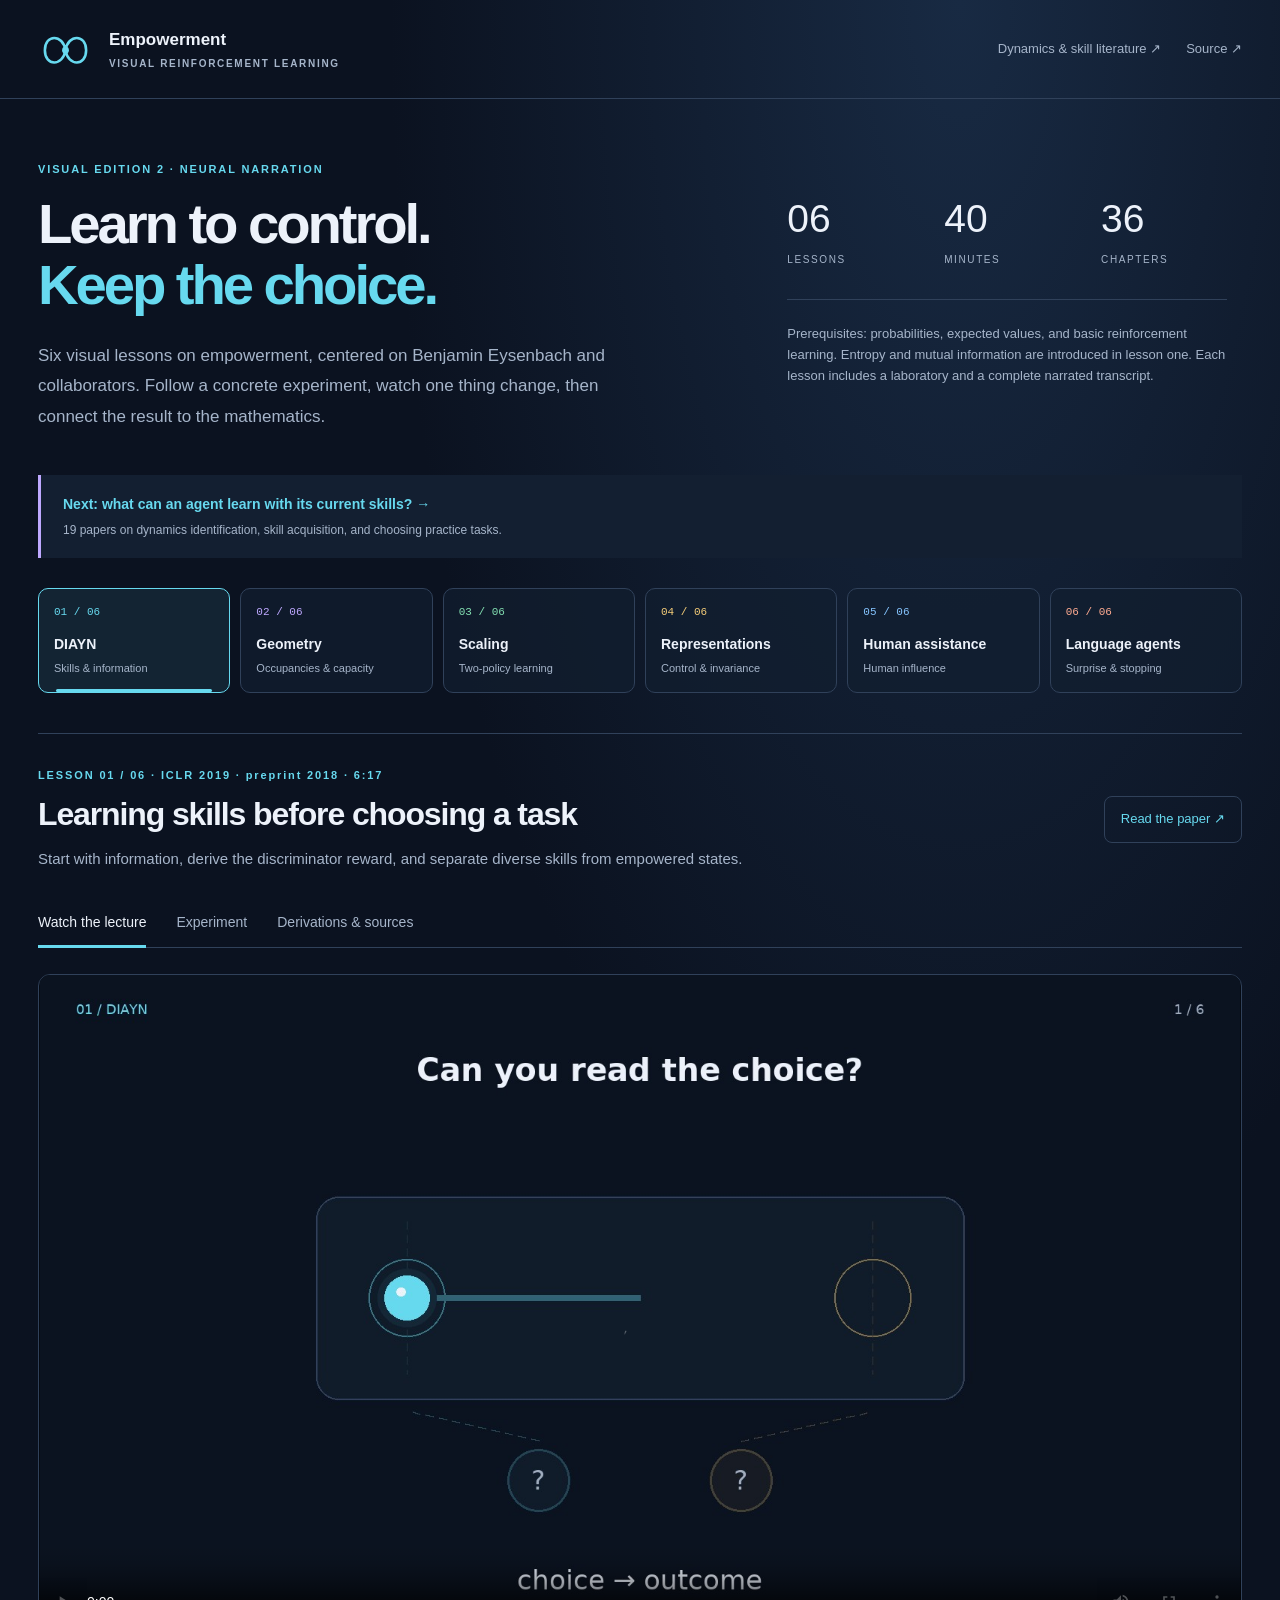
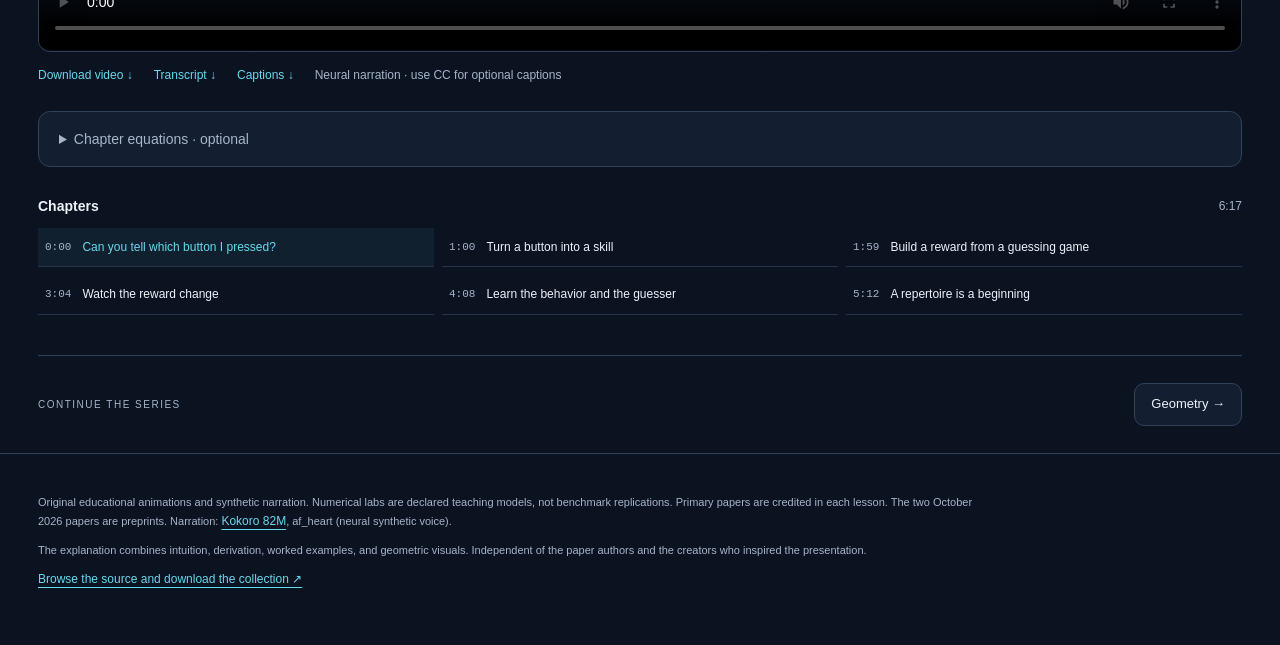
<file: diayn.html>
<!doctype html>
<html lang="en"><head><meta charset="utf-8"><meta name="viewport" content="width=device-width,initial-scale=1"><meta name="description" content="Six detailed visual lectures and interactive mathematical laboratories on empowerment-based reinforcement learning, centered on Benjamin Eysenbach and collaborators, with primary paper sources, captions and derivations."><meta name="theme-color" content="#0b1220"><title>Empowerment · Visual RL</title><style>:root{color-scheme:dark;--bg:#0b1220;--panel:#131f31;--ink:#edf2fa;--muted:#a6b5ca;--line:#30415a;--accent:#67d9ef;--cyan:#67d9ef;--green:#83e0b2;--purple:#bea8ff;--gold:#f4cc78;--red:#ffab91;font-family:Inter,-apple-system,BlinkMacSystemFont,"Segoe UI",sans-serif}*{box-sizing:border-box}body{margin:0;background:radial-gradient(ellipse at 75% 0,#182a43 0,transparent 42%),var(--bg);color:var(--ink);line-height:1.6}a{color:var(--accent);text-underline-offset:4px}button,input,select{font:inherit}button,a,input,select,summary{-webkit-tap-highlight-color:transparent}button{cursor:pointer}button:focus-visible,a:focus-visible,input:focus-visible,summary:focus-visible,select:focus-visible{outline:3px solid var(--gold);outline-offset:5px}button{color:var(--ink);background:var(--panel);border:1px solid var(--line);border-radius:10px;padding:10px 16px}button:hover{border-color:var(--accent)}button:disabled{opacity:.5;cursor:default}.skip{position:absolute;top:-100px;left:12px;background:var(--bg);padding:12px;z-index:10}.skip:focus{top:12px}.topbar{max-width:1440px;margin:auto;padding:26px 38px;display:flex;justify-content:space-between;align-items:center;border-bottom:1px solid var(--line);gap:24px}.brand{display:flex;gap:16px;align-items:center;text-decoration:none;color:var(--ink);font-size:17px;font-weight:650}.brand svg{width:55px;color:var(--cyan)}.brand small{display:block;font-size:10px;letter-spacing:.17em;color:var(--muted);margin-top:3px}.toplinks{display:flex;gap:25px;font-size:13px}.toplinks a{text-decoration:none;color:var(--muted)}.intro{max-width:1440px;margin:auto;padding:62px 38px 43px;display:grid;grid-template-columns:1.45fr 1fr;gap:90px;align-items:center}.eyebrow{font-size:11px;font-weight:700;letter-spacing:.17em;color:var(--accent);margin:0 0 14px}h1{font-size:clamp(36px,4.4vw,64px);line-height:1.09;letter-spacing:-.055em;margin:0 0 25px;font-weight:650}h1 span{color:var(--cyan)}.lede{max-width:620px;color:var(--muted);font-size:17px;line-height:1.8;margin:0}.course-stats{display:grid;grid-template-columns:repeat(3,1fr);gap:16px;padding:20px 0}.course-stats strong{font-size:39px;line-height:1.3;font-weight:400}.course-stats strong span{display:block;font-size:10px;letter-spacing:.16em;color:var(--muted);margin-top:9px}.course-stats p{grid-column:1/-1;font-size:13px;color:var(--muted);border-top:1px solid var(--line);padding-top:24px;margin-top:17px;max-width:440px}.episode-nav{max-width:1440px;margin:auto;display:grid;grid-template-columns:repeat(6,1fr);gap:10px;padding:0 38px 40px}.episode-card{text-align:left;background:#121e30b3;padding:15px;position:relative;min-width:0}.episode-card .num{display:block;font-size:11px;font-family:monospace;color:var(--ep-color);margin-bottom:12px}.episode-card strong{display:block;font-size:14px;font-weight:600;white-space:nowrap}.episode-card small{display:block;font-size:11px;color:var(--muted);margin-top:4px}.episode-card[aria-current=true]{border-color:var(--ep-color);background:color-mix(in srgb,var(--ep-color) 9%,var(--bg))}.episode-card[aria-current=true]:after{content:"";height:3px;background:var(--ep-color);position:absolute;bottom:0;left:17px;right:17px;border-radius:3px}main{max-width:1440px;margin:0 auto;padding:0 38px}.lesson-heading{border-top:1px solid var(--line);padding:33px 0 26px;display:flex;gap:30px;align-items:center;justify-content:space-between}.lesson-heading h2{font-size:32px;line-height:1.25;letter-spacing:-.035em;margin:0 0 13px}.lesson-heading p:not(.eyebrow){font-size:15px;color:var(--muted);max-width:850px;margin:0}.lesson-heading .eyebrow{margin-bottom:9px}.paper-link{flex-shrink:0;font-size:13px;text-decoration:none;border:1px solid var(--line);padding:12px 16px;border-radius:8px}.tabs{display:flex;gap:30px;border-bottom:1px solid var(--line);margin-bottom:26px}.tabs button{border:0;background:none;border-radius:0;padding:14px 0;font-size:14px;color:var(--muted);position:relative}.tabs button[aria-selected=true]{color:var(--ink)}.tabs button[aria-selected=true]:after{content:"";position:absolute;height:3px;background:var(--accent);left:0;right:0;bottom:-1px}section[hidden]{display:none!important}.watch-grid{display:grid;grid-template-columns:minmax(0,1fr) 280px;gap:28px}.watch-grid>div{min-width:0}video{width:100%;aspect-ratio:16/9;display:block;background:#050a13;border-radius:12px;border:1px solid var(--line)}.downloads{display:flex;gap:21px;flex-wrap:wrap;padding:14px 0;font-size:12px;color:var(--muted)}.downloads a{text-decoration:none}.chapter-header{display:flex;justify-content:space-between;align-items:center;font-size:12px;color:var(--muted);margin-bottom:10px}.chapter-header h3{font-size:14px;color:var(--ink);margin:0}.chapter-button{display:flex;gap:11px;width:100%;background:none;border:0;border-bottom:1px solid #26344b;border-radius:0;text-align:left;font-size:12px;padding:11px 7px;line-height:1.4;align-items:flex-start}.chapter-button time{color:var(--muted);font:11px monospace;white-space:nowrap;margin-top:2px}.chapter-button[aria-current=true]{color:var(--accent);background:color-mix(in srgb,var(--accent) 7%,var(--bg))}.follow{padding:26px;margin-top:12px;background:var(--panel);border:1px solid var(--line);border-radius:12px}.follow h3{margin:0 0 20px;font-size:20px}.follow .eyebrow{font-size:10px}.follow-step{padding:11px 0 15px;opacity:.5;border-top:1px solid var(--line)}.follow-step.current{opacity:1}.follow-step strong{font-size:13px}.follow-step img{display:block;max-width:100%;max-height:54px;margin:12px 0}.follow-step p{font-size:12px;color:var(--muted);margin:0}.lab-head h3{font-size:27px;letter-spacing:-.03em;line-height:1.2;margin:0 0 10px}.lab-head p{color:var(--muted);font-size:14px;max-width:900px;margin:0 0 23px}.lab-grid{display:grid;grid-template-columns:285px minmax(0,1fr);gap:25px}.controls{border:1px solid var(--line);border-radius:12px;padding:23px;background:var(--panel)}.control{display:block;margin-bottom:21px}.control>span{display:flex;justify-content:space-between;gap:8px;font-size:12px;margin-bottom:8px;color:var(--muted)}.control output{color:var(--accent);font:12px monospace}.control input[type=range]{width:100%;accent-color:var(--accent);display:block}.control input[type=number],.control select{width:100%;padding:8px;background:var(--bg);color:var(--ink);border:1px solid var(--line);border-radius:6px;font-size:13px}.check{display:flex;gap:10px;align-items:center;font-size:13px;margin:15px 0}.check input{accent-color:var(--accent)}.lab-buttons{display:flex;gap:9px;flex-wrap:wrap;margin-top:20px}.lab-buttons button{font-size:12px;padding:8px 11px}.plot-panel{border:1px solid var(--line);border-radius:12px;background:var(--panel);padding:20px;min-width:0}.plot-panel canvas{width:100%;height:auto;display:block}.metrics{display:grid;grid-template-columns:repeat(3,minmax(0,1fr));gap:15px;border-top:1px solid var(--line);padding-top:18px;margin-top:8px}.metric strong{display:block;font:25px monospace;color:var(--accent);line-height:1.5}.metric span{font-size:11px;color:var(--muted);display:block}.lab-description{font-size:13px;color:var(--muted);line-height:1.8;margin:20px 0 0}.lab-description code{color:var(--accent);white-space:normal}.lab-assumptions{margin-top:22px;padding:22px 25px;border-left:3px solid var(--accent);background:var(--panel);font-size:13px;line-height:1.8;color:var(--muted)}.lab-assumptions strong{color:var(--ink)}.table-wrap{overflow:auto;margin-top:23px}table{width:100%;border-collapse:collapse;font-size:12px}th,td{text-align:left;border-bottom:1px solid var(--line);padding:9px 12px;white-space:nowrap}th{color:var(--accent);font-weight:500}.note-intro{display:grid;grid-template-columns:1.4fr 1fr;gap:40px;padding:0 0 25px}.note-intro h3{font-size:22px;margin:0 0 10px}.note-intro p,.note-intro li{color:var(--muted);font-size:14px}.source-links{padding:20px;background:var(--panel);border-radius:10px;align-self:start}.source-links a{display:block;font-size:13px;margin:8px 0}.chapter-note{border-top:1px solid var(--line);padding:22px 0}.chapter-note>summary{cursor:pointer;list-style:none;display:flex;gap:15px;align-items:center;font-size:17px;font-weight:600}.chapter-note>summary:before{content:"+";color:var(--accent);font:23px monospace}.chapter-note[open]>summary:before{content:"−"}.chapter-note time{font:11px monospace;color:var(--muted);min-width:36px}.derivations{display:grid;grid-template-columns:1fr;gap:12px;margin:24px 0}.derivation{background:var(--panel);border:1px solid var(--line);border-radius:10px;padding:23px}.derivation h4{margin:0 0 17px;font-size:14px}.derivation img{max-width:100%;max-height:76px;display:block;margin:0 0 14px}.derivation p{font-size:13px;color:var(--muted);margin:0}.source-scope{font-size:12px;color:var(--muted);border-left:2px solid var(--accent);padding:10px 15px}.script{margin:20px 0}.script summary{cursor:pointer;color:var(--accent);font-size:13px}.script p{font-size:15px;line-height:1.9;color:#cfdaea;max-width:920px}.course-footer{border-top:1px solid var(--line);display:flex;justify-content:space-between;align-items:center;padding:27px 0;margin-top:40px}.course-footer span{font-size:10px;letter-spacing:.15em;color:var(--muted)}.course-footer button{font-size:13px}footer{max-width:1440px;margin:0 auto;padding:29px 38px 55px;border-top:1px solid var(--line);font-size:11px;color:var(--muted)}footer p{max-width:950px}footer a{font-size:12px}noscript{padding:30px;display:block}.toast{padding:12px;color:var(--red);font-size:13px}.math-fallback{display:none}
@media(min-width:1500px){.watch-grid{grid-template-columns:minmax(0,1fr) 300px}}@media(max-width:1050px){.intro{gap:35px}.episode-nav{grid-template-columns:repeat(3,1fr)}.watch-grid{grid-template-columns:minmax(0,1fr) 240px}.lab-grid{grid-template-columns:245px minmax(0,1fr)}.metrics{gap:8px}.metric strong{font-size:21px}.paper-link{display:none}}@media(max-width:760px){.topbar{padding:20px}.toplinks a:first-child{display:none}.brand{font-size:14px;gap:10px}.brand svg{width:40px}.brand small{font-size:8px}.intro{padding:35px 20px 25px;display:block}.intro h1{font-size:42px}.lede{font-size:15px}.course-stats{margin-top:20px;padding:13px 0;gap:18px}.course-stats strong{font-size:29px}.course-stats p{margin:0;padding-top:17px;max-width:none}.episode-nav{padding:0 20px 28px;gap:8px}.episode-card{padding:12px 10px}.episode-card strong{font-size:12px}.episode-card .num{margin-bottom:5px}.episode-card small{font-size:10px}main{padding:0 20px}.lesson-heading{padding:25px 0 20px}.lesson-heading h2{font-size:27px}.lesson-heading p:not(.eyebrow){font-size:13px}.tabs{gap:22px}.tabs button{font-size:12px;padding:13px 0}.watch-grid{display:block}.watch-grid aside{margin-top:27px}.chapter-button{font-size:13px}.lab-grid{display:block}.controls{display:grid;grid-template-columns:1fr 1fr;gap:8px 25px;margin-bottom:20px;padding:20px}.control{margin-bottom:8px}.lab-buttons{grid-column:1/-1}.plot-panel{padding:10px}.metrics{grid-template-columns:repeat(3,minmax(0,1fr));gap:9px;padding:15px 5px}.metric strong{font-size:18px}.metric span{font-size:10px}.lab-description{font-size:12px;padding:0 5px}.lab-head h3{font-size:24px}.lab-assumptions{padding:17px;font-size:12px}.follow{padding:20px}.note-intro{display:block}.source-links{margin-top:20px}.chapter-note>summary{font-size:14px;gap:10px}.derivation{padding:18px}.derivation img{max-height:65px}.script p{font-size:14px}.course-footer{gap:15px}.course-footer span{max-width:80px}footer{padding:25px 20px 35px}}
@media(prefers-reduced-motion:reduce){*{scroll-behavior:auto!important}}
.chart-scroll{overflow:auto;max-width:100%;border-radius:6px}.chart-hint{display:none;color:var(--muted);font-size:11px;margin:3px 0 9px}@media(max-width:760px){.chart-scroll canvas{min-width:620px}.chart-hint{display:block}}

.code-panel{margin:28px 0;border:1px solid var(--line);border-radius:12px;padding:22px;min-width:0}.code-panel summary{cursor:pointer;color:var(--accent);font-weight:600}.code-panel p{color:var(--muted);font-size:13px}.code-panel pre{overflow:auto;max-height:620px;background:var(--bg);padding:20px;font-size:12px;line-height:1.65;border-radius:8px}.code-panel a,.lab-buttons a{font-size:12px}.episode-card strong{white-space:normal}

.research-callout{max-width:1364px;margin:0 auto 30px;padding:18px 22px;background:var(--panel);border-left:3px solid var(--purple);font-size:14px}.research-callout a{font-weight:600;text-decoration:none}.research-callout span{display:block;margin-top:5px;font-size:12px;color:var(--muted)}@media(max-width:1440px){.research-callout{margin-left:38px;margin-right:38px}}@media(max-width:760px){.research-callout{margin-left:20px;margin-right:20px}}

/* Edition 2: let the film occupy the full lesson width. */
.watch-grid{display:block}.watch-grid aside{margin-top:28px}.watch-grid #chapters{display:grid;grid-template-columns:repeat(3,minmax(0,1fr));gap:8px}.follow>summary{cursor:pointer;color:var(--muted);font-size:14px}.follow:not([open]){padding:16px 20px}.follow>h3{margin-top:22px}.follow[open] #current-steps{display:grid;grid-template-columns:repeat(3,minmax(0,1fr));gap:20px}.follow-step img{max-width:100%}#player video::cue{font-size:24px;background:#0b1220e8;color:#edf2fa}
@media(max-width:760px){.watch-grid #chapters{grid-template-columns:1fr}.follow[open] #current-steps{grid-template-columns:1fr}#player video::cue{font-size:16px}}
</style></head>
<body data-initial="diayn">
<a class="skip" href="#main">Skip to lesson</a>
<header class="topbar"><a class="brand" href="index.html" aria-label="Empowerment home"><svg viewBox="0 0 64 38" aria-hidden="true"><path d="M8 20C8 1 29 1 32 20S56 39 56 20 35 1 32 20 8 39 8 20" fill="none" stroke="currentColor" stroke-width="3"/><circle cx="32" cy="20" r="4" fill="currentColor"/></svg><span>Empowerment<small>VISUAL REINFORCEMENT LEARNING</small></span></a><div class="toplinks"><a href="literature.html">Dynamics & skill literature ↗</a><a href="https://github.com/GaTech-RL2/empowerment-rl-explainers">Source ↗</a></div></header>
<div class="intro"><div><p class="eyebrow">VISUAL EDITION 2 · NEURAL NARRATION</p><h1>Learn to control.<br><span>Keep the choice.</span></h1><p class="lede">Six visual lessons on empowerment, centered on Benjamin Eysenbach and collaborators. Follow a concrete experiment, watch one thing change, then connect the result to the mathematics.</p></div><div class="course-stats"><strong>06<span>LESSONS</span></strong><strong>40<span>MINUTES</span></strong><strong>36<span>CHAPTERS</span></strong><p>Prerequisites: probabilities, expected values, and basic reinforcement learning. Entropy and mutual information are introduced in lesson one. Each lesson includes a laboratory and a complete narrated transcript.</p></div></div>
<div class="research-callout"><a href="literature.html">Next: what can an agent learn with its current skills? →</a><span>19 papers on dynamics identification, skill acquisition, and choosing practice tasks.</span></div>
<nav id="episodes" class="episode-nav" aria-label="Choose a lesson"></nav>
<main id="main" tabindex="-1">
<div class="lesson-heading"><div><p id="lesson-kicker" class="eyebrow"></p><h2 id="lesson-title"></h2><p id="lesson-summary"></p></div><a id="paper-link" class="paper-link" target="_blank" rel="noopener">Read the paper ↗</a></div>
<div class="tabs" role="tablist" aria-label="Lesson views"><button role="tab" id="tab-watch" aria-controls="panel-watch" data-tab="watch">Watch the lecture</button><button role="tab" id="tab-lab" aria-controls="panel-lab" data-tab="lab">Experiment</button><button role="tab" id="tab-notes" aria-controls="panel-notes" data-tab="notes">Derivations & sources</button></div>
<section id="panel-watch" role="tabpanel" aria-labelledby="tab-watch"><div class="watch-grid"><div><div id="player"></div><div id="downloads" class="downloads"></div><details class="follow"><summary>Chapter equations · optional</summary><h3 id="current-chapter"></h3><div id="current-steps"></div></details></div><aside><div class="chapter-header"><h3>Chapters</h3><span>7:00</span></div><div id="chapters"></div></aside></div></section>
<section id="panel-lab" role="tabpanel" aria-labelledby="tab-lab" hidden><div id="laboratory"></div></section>
<section id="panel-notes" role="tabpanel" aria-labelledby="tab-notes" hidden><div id="notes"></div></section>
<div class="course-footer"><span>CONTINUE THE SERIES</span><button id="next-lesson">Next lesson →</button></div>
</main>
<footer><p>Original educational animations and synthetic narration. Numerical labs are declared teaching models, not benchmark replications. Primary papers are credited in each lesson. The two October 2026 papers are preprints. Narration: <a href="https://github.com/thewh1teagle/kokoro-onnx">Kokoro 82M</a>, af_heart (neural synthetic voice).</p><p>The explanation combines intuition, derivation, worked examples, and geometric visuals. Independent of the paper authors and the creators who inspired the presentation.</p><a href="https://github.com/GaTech-RL2/empowerment-rl-explainers">Browse the source and download the collection ↗</a></footer>
<noscript><p>This companion needs JavaScript for lesson navigation and experiments. The <a href="media/diayn.mp4">DIAYN video</a> and <a href="transcripts/diayn.txt">transcript</a> can be opened directly.</p></noscript>
<script>window.EPISODES = [{"id": "diayn", "number": "01", "short": "DIAYN", "title": "Learning skills before choosing a task", "paper": "Diversity Is All You Need: Learning Skills without a Reward Function", "authors": "Benjamin Eysenbach, Abhishek Gupta, Julian Ibarz, Sergey Levine", "year": "ICLR 2019 · preprint 2018", "url": "https://arxiv.org/abs/1802.06070", "color": "#67d9ef", "summary": "Start with information, derive the discriminator reward, and separate diverse skills from empowered states.", "sources": [{"title": "Diversity Is All You Need: Learning Skills without a Reward Function", "url": "https://arxiv.org/abs/1802.06070"}, {"title": "The Geometry of Empowerment", "url": "https://arxiv.org/abs/2610.07796"}], "chapters": [{"title": "Can you tell which button I pressed?", "visual": "channel", "steps": [{"title": "Choose an input", "math": "Z\\sim p(z),\\quad S^+\\sim p(s^+\\mid z,s_0)", "explain": "A skill is the message; its outcome is the received signal.", "asset": "assets/math/a530570f329ba9c2.svg"}, {"title": "Subtract uncontrollable randomness", "math": "I(Z;S^+\\mid s_0)=H(S^+\\mid s_0)-H(S^+\\mid Z,s_0)", "explain": "Unpredictable outcomes are not necessarily controllable outcomes.", "asset": "assets/math/5b83855e4e2d87fd.svg"}, {"title": "Optimize the channel input", "math": "\\mathcal{E}(s_0)=\\max_{p(z)}I(Z;S^+\\mid s_0)", "explain": "This capacity is for the specified skill channel and horizon.", "asset": "assets/math/fca4be509fa31e5f.svg"}], "paragraphs": ["Imagine two buttons and a puck. The blue button sends the puck left; the yellow button sends it right. Watch what happens when I press blue. Now hide the buttons. Just by looking at the puck, you can tell which one I pressed. My choice has left a readable mark on the world.", "Let's change one thing. Disconnect both buttons, and let a fan push the puck randomly left or right. There are still two possible outcomes. But now seeing the puck tells you nothing about my choice. Variety by itself is not control. We need outcomes that depend on the input.", "Put those experiments side by side. Both produce the same overall spread of puck positions. Only the working buttons let us send a message. Mutual information measures how much of our choice survives in the outcome. With two equally likely, perfectly readable buttons, that is one bit, or about point six nine nats."], "narration": "Imagine two buttons and a puck. The blue button sends the puck left; the yellow button sends it right. Watch what happens when I press blue. Now hide the buttons. Just by looking at the puck, you can tell which one I pressed. My choice has left a readable mark on the world.\n\nLet's change one thing. Disconnect both buttons, and let a fan push the puck randomly left or right. There are still two possible outcomes. But now seeing the puck tells you nothing about my choice. Variety by itself is not control. We need outcomes that depend on the input.\n\nPut those experiments side by side. Both produce the same overall spread of puck positions. Only the working buttons let us send a message. Mutual information measures how much of our choice survives in the outcome. With two equally likely, perfectly readable buttons, that is one bit, or about point six nine nats.", "source": "Original two-button channel example; empowerment definitions in Geometry §3. DIAYN is a related state-marginal skill objective, not this exact fixed-horizon channel.", "start": 0.0, "end": 60.06462500000001, "duration": 60.06462500000001, "beat_starts": [0.7, 18.86, 37.566]}, {"title": "Turn a button into a skill", "visual": "skills", "steps": [{"title": "Sample a persistent identity", "math": "z\\sim p(z),\\qquad a_t\\sim\\pi_\\theta(a_t\\mid s_t,z)", "explain": "Keep the chosen skill fixed during its rollout.", "asset": "assets/math/6ddf4737c98565ed.svg"}, {"title": "Separate state distributions", "math": "I(Z;S)=H(Z)-H(Z\\mid S)", "explain": "The discriminator sees states, not the action sequence.", "asset": "assets/math/6f4dca56615c0588.svg"}, {"title": "Keep behavior flexible", "math": "\\mathcal{J}=I(Z;S)+\\alpha H(A\\mid S,Z)", "explain": "Distinct state occupancies plus conditional action entropy.", "asset": "assets/math/b8921acac5b593f1.svg"}], "paragraphs": ["A skill is a button that runs a whole behavior. Give the robot a blue label and keep that label fixed while it moves. Give it yellow, and it can learn a different behavior. The policy sees both its current state and the chosen label at every step.", "Now collect many runs. Blue leaves a cloud of visited states; yellow leaves another. Forget the individual paths for a moment and look at those clouds. Where the clouds overlap, the label is hard to guess. As they separate, a state becomes stronger evidence about which skill was running.", "This is the central idea of DIAYN, pronounced dye in: learn skills whose states make their identities recognizable, before specifying a task reward. The method also encourages action randomness within each skill. That flexibility is useful, provided the different skills still leave distinguishable patterns of states."], "narration": "A skill is a button that runs a whole behavior. Give the robot a blue label and keep that label fixed while it moves. Give it yellow, and it can learn a different behavior. The policy sees both its current state and the chosen label at every step.\n\nNow collect many runs. Blue leaves a cloud of visited states; yellow leaves another. Forget the individual paths for a moment and look at those clouds. Where the clouds overlap, the label is hard to guess. As they separate, a state becomes stronger evidence about which skill was running.\n\nThis is the central idea of DIAYN, pronounced dye in: learn skills whose states make their identities recognizable, before specifying a task reward. The method also encourages action randomness within each skill. That flexibility is useful, provided the different skills still leave distinguishable patterns of states.", "source": "DIAYN §§3–4: skill-conditioned policy, state discriminator, and conditional action entropy. The room is an original schematic.", "start": 60.06462500000001, "end": 119.83720833333334, "duration": 59.77258333333333, "beat_starts": [60.964625000000005, 77.90858333333334, 97.17654166666667]}, {"title": "Build a reward from a guessing game", "visual": "bound", "steps": [{"title": "Start from the posterior", "math": "I(Z;S)=\\mathbb{E}[\\log p(z\\mid s)-\\log p(z)]", "explain": "The true posterior is generally unavailable.", "asset": "assets/math/551e628cecb2a669.svg"}, {"title": "Insert a learned decoder", "math": "I(Z;S)=\\mathbb{E}\\log\\frac{q_\\phi(z\\mid s)}{p(z)}+\\mathbb{E}_s D_{KL}(p\\Vert q)", "explain": "The omitted KL term is nonnegative.", "asset": "assets/math/7087eb26e0f07b71.svg"}, {"title": "Use a variational lower bound", "math": "r_z(s)=\\log q_\\phi(z\\mid s)-\\log p(z)", "explain": "Reward states that provide evidence for the sampled skill.", "asset": "assets/math/1ea3de43b6bc9e38.svg"}], "paragraphs": ["Suppose we have four skill labels, all equally likely. Before seeing the robot, a guesser assigns each label probability one quarter. This is the prior. After seeing a state, the guesser updates its probabilities. The probability assigned to the skill that actually ran tells us how much evidence the state provides.", "Compare the probability after seeing the state with the probability before. Divide the two, then take a logarithm. That gives the intrinsic reward. Why a ratio? A guess of one quarter was already available without observing anything. We reward the extra evidence created by the robot's behavior.", "A perfect guesser would recover mutual information when we average this reward. In practice, we train a neural classifier, so its guesses can be wrong. The resulting average is a lower bound. The missing amount is a nonnegative divergence between the true posterior and our classifier, averaged over states."], "narration": "Suppose we have four skill labels, all equally likely. Before seeing the robot, a guesser assigns each label probability one quarter. This is the prior. After seeing a state, the guesser updates its probabilities. The probability assigned to the skill that actually ran tells us how much evidence the state provides.\n\nCompare the probability after seeing the state with the probability before. Divide the two, then take a logarithm. That gives the intrinsic reward. Why a ratio? A guess of one quarter was already available without observing anything. We reward the extra evidence created by the robot's behavior.\n\nA perfect guesser would recover mutual information when we average this reward. In practice, we train a neural classifier, so its guesses can be wrong. The resulting average is a lower bound. The missing amount is a nonnegative divergence between the true posterior and our classifier, averaged over states.", "source": "DIAYN variational discriminator reward; the KL decomposition is a standard information-theory identity, derived here with original notation.", "start": 119.83720833333334, "end": 184.83916666666667, "duration": 65.00195833333333, "beat_starts": [120.73720833333334, 142.47254166666667, 163.12120833333333]}, {"title": "Watch the reward change", "visual": "reward", "steps": [{"title": "Four equally likely skills", "math": "p(z)=1/4,\\qquad H(Z)=\\log 4", "explain": "All logarithms in these lessons use natural units: nats.", "asset": "assets/math/71b11884db0605ab.svg"}, {"title": "A confident correct prediction", "math": "q(z\\mid s)=0.8\\;\\Rightarrow\\;r=\\log(3.2)\\approx1.163", "explain": "The state provides positive evidence for its skill.", "asset": "assets/math/edf95c0b1bc9f3b0.svg"}, {"title": "Compare against chance", "math": "q(z\\mid s)=0.25\\;\\Rightarrow\\;r=0", "explain": "A wrong confident prediction can produce negative reward.", "asset": "assets/math/90c9b1a60d5c764a.svg"}], "paragraphs": ["Let's put numbers on the picture. The true label is blue. Its prior probability is one quarter, and the classifier now assigns it point eight. That is three point two times the prior probability. Taking the natural logarithm gives a positive reward of about one point one six nats.", "Now move the state into the overlap. The classifier returns to one quarter for blue, exactly where it started before seeing the state. The ratio becomes one, and its logarithm becomes zero. A state that reveals nothing about the label earns no information reward in this example.", "Finally, imagine a confident mistake. The classifier assigns the true blue label probability point zero five, even though it strongly prefers another label. Blue's reward is now negative. Confidence alone is not the target; the observation has to provide evidence for the skill that was actually selected."], "narration": "Let's put numbers on the picture. The true label is blue. Its prior probability is one quarter, and the classifier now assigns it point eight. That is three point two times the prior probability. Taking the natural logarithm gives a positive reward of about one point one six nats.\n\nNow move the state into the overlap. The classifier returns to one quarter for blue, exactly where it started before seeing the state. The ratio becomes one, and its logarithm becomes zero. A state that reveals nothing about the label earns no information reward in this example.\n\nFinally, imagine a confident mistake. The classifier assigns the true blue label probability point zero five, even though it strongly prefers another label. Blue's reward is now negative. Confidence alone is not the target; the observation has to provide evidence for the skill that was actually selected.", "source": "Original four-skill arithmetic and exact finite-channel teaching model; reward form from DIAYN.", "start": 184.83916666666667, "end": 248.12375, "duration": 63.28458333333333, "beat_starts": [185.73916666666668, 205.79250000000002, 225.43312500000002]}, {"title": "Learn the behavior and the guesser", "visual": "training", "steps": [{"title": "Collect labeled experience", "math": "\\mathcal{D}\\leftarrow\\mathcal{D}\\cup\\{(s,a,s^\\prime,z)\\}", "explain": "The skill label is self-generated supervision.", "asset": "assets/math/02c81b57687f2fcd.svg"}, {"title": "Train the discriminator", "math": "\\max_\\phi\\;\\mathbb{E}_{\\mathcal{D}}\\log q_\\phi(z\\mid s)", "explain": "Classification changes the intrinsic reward landscape.", "asset": "assets/math/e24e85f6ae929ee1.svg"}, {"title": "Improve the skill policy", "math": "\\max_\\theta\\;\\mathbb{E}\\sum_t\\gamma^t[r_z(s_t)+\\alpha H(\\pi_\\theta)]", "explain": "An entropy-regularized RL optimizer improves behavior.", "asset": "assets/math/18d4bec6e2d64a83.svg"}], "paragraphs": ["Where do the training labels come from? We chose them ourselves. Sample blue, run the policy, and store the visited states with that blue label. These labeled examples train the classifier. It learns which regions of the world each skill tends to visit, without receiving a downstream task reward.", "Then the classifier supplies rewards to the policy. States that make blue easier to recognize become attractive when the robot is running the blue skill. The policy improves, its state cloud changes, and the classifier learns again. Picture a feedback loop between better experiments and a better reader of their effects.", "At first the clouds may nearly coincide. Learning can pull them apart, while the action entropy term allows multiple ways of producing each recognizable pattern. This is an optimization process, not a guarantee. A weak classifier can give poor rewards, and the features it sees determine which differences count."], "narration": "Where do the training labels come from? We chose them ourselves. Sample blue, run the policy, and store the visited states with that blue label. These labeled examples train the classifier. It learns which regions of the world each skill tends to visit, without receiving a downstream task reward.\n\nThen the classifier supplies rewards to the policy. States that make blue easier to recognize become attractive when the robot is running the blue skill. The policy improves, its state cloud changes, and the classifier learns again. Picture a feedback loop between better experiments and a better reader of their effects.\n\nAt first the clouds may nearly coincide. Learning can pull them apart, while the action entropy term allows multiple ways of producing each recognizable pattern. This is an optimization process, not a guarantee. A weak classifier can give poor rewards, and the features it sees determine which differences count.", "source": "DIAYN training structure and entropy-regularized learning; replay explanation and finite-channel code are educational illustrations.", "start": 248.12375, "end": 312.5729583333334, "duration": 64.44920833333342, "beat_starts": [249.02375, 268.77108333333337, 290.3556666666667]}, {"title": "A repertoire is a beginning", "visual": "options", "steps": [{"title": "State what was learned", "math": "\\pi(a\\mid s,z)\\quad\\mathrm{and}\\quad q(z\\mid s)", "explain": "A behavioral repertoire and a decoder.", "asset": "assets/math/b4123021ce6b3592.svg"}, {"title": "Separate skill use from preparation", "math": "I_\\pi(Z;S^+\\mid s_0)\\leq\\mathcal{E}(s_0)", "explain": "A particular skill set supplies evidence about capacity.", "asset": "assets/math/9f7d951a20cc3adc.svg"}, {"title": "Ask where skills remain available", "math": "\\max_\\mu\\;\\mathbb{E}_\\mu\\sum_t\\gamma^t\\mathcal{E}(S_t)", "explain": "The next lessons add an outer state-seeking objective.", "asset": "assets/math/54728f8f7ea2e6b0.svg"}], "paragraphs": ["After training, the labels act like a small menu of behaviors. A later task can try them, select one, or build a longer sequence from several. But the menu need not contain every useful behavior. Learning distinguishable skills does not prove that the robot can solve an arbitrary future task.", "Return to our buttons, now placed at a junction. Each button takes the robot down a different one-way passage. The choices are perfectly distinguishable. Yet after leaving the junction, the robot may have very few choices left. Demonstrating control and preserving future control are different objectives.", "Keep the picture of the two clouds in mind. DIAYN asks for behaviors whose states reveal which skill produced them. The classifier turns that question into reward. Next, we will ask where a robot should stand so that many such choices remain available. That takes us from learning skills to the geometry of empowerment."], "narration": "After training, the labels act like a small menu of behaviors. A later task can try them, select one, or build a longer sequence from several. But the menu need not contain every useful behavior. Learning distinguishable skills does not prove that the robot can solve an arbitrary future task.\n\nReturn to our buttons, now placed at a junction. Each button takes the robot down a different one-way passage. The choices are perfectly distinguishable. Yet after leaving the junction, the robot may have very few choices left. Demonstrating control and preserving future control are different objectives.\n\nKeep the picture of the two clouds in mind. DIAYN asks for behaviors whose states reveal which skill produced them. The classifier turns that question into reward. Next, we will ask where a robot should stand so that many such choices remain available. That takes us from learning skills to the geometry of empowerment.", "source": "DIAYN transfer motivation; effective-versus-potential distinction from Geometry §3. The platform example is original.", "start": 312.5729583333334, "end": 377.60758333333354, "duration": 65.03462500000012, "beat_starts": [313.4729583333334, 334.3636250000001, 355.2769166666668]}], "target_duration": 420, "duration": 377.60758, "subtitles": [{"start": 0.7, "end": 9.487333333333332, "text": "Imagine two buttons and a puck. The blue button sends the puck left; the yellow button sends it right. Watch what happens when I press blue."}, {"start": 9.907333333333332, "end": 18.11, "text": "Now hide the buttons. Just by looking at the puck, you can tell which one I pressed. My choice has left a readable mark on the world."}, {"start": 18.86, "end": 27.66, "text": "Let's change one thing. Disconnect both buttons, and let a fan push the puck randomly left or right. There are still two possible outcomes."}, {"start": 28.080000000000002, "end": 36.816, "text": "But now seeing the puck tells you nothing about my choice. Variety by itself is not control. We need outcomes that depend on the input."}, {"start": 37.566, "end": 46.78266666666667, "text": "Put those experiments side by side. Both produce the same overall spread of puck positions. Only the working buttons let us send a message."}, {"start": 47.20266666666667, "end": 58.76462500000001, "text": "Mutual information measures how much of our choice survives in the outcome. With two equally likely, perfectly readable buttons, that is one bit, or about point six nine nats."}, {"start": 60.964625000000005, "end": 68.58995833333334, "text": "A skill is a button that runs a whole behavior. Give the robot a blue label and keep that label fixed while it moves."}, {"start": 69.00995833333334, "end": 77.15858333333334, "text": "Give it yellow, and it can learn a different behavior. The policy sees both its current state and the chosen label at every step."}, {"start": 77.90858333333334, "end": 87.61454166666667, "text": "Now collect many runs. Blue leaves a cloud of visited states; yellow leaves another. Forget the individual paths for a moment and look at those clouds."}, {"start": 88.03454166666667, "end": 96.42654166666667, "text": "Where the clouds overlap, the label is hard to guess. As they separate, a state becomes stronger evidence about which skill was running."}, {"start": 97.17654166666667, "end": 107.54654166666667, "text": "This is the central idea of DIAYN, pronounced dye in: learn skills whose states make their identities recognizable, before specifying a task reward."}, {"start": 107.96654166666667, "end": 118.53720833333334, "text": "The method also encourages action randomness within each skill. That flexibility is useful, provided the different skills still leave distinguishable patterns of states."}, {"start": 120.73720833333334, "end": 131.0945416666667, "text": "Suppose we have four skill labels, all equally likely. Before seeing the robot, a guesser assigns each label probability one quarter. This is the prior."}, {"start": 131.51454166666667, "end": 141.72254166666667, "text": "After seeing a state, the guesser updates its probabilities. The probability assigned to the skill that actually ran tells us how much evidence the state provides."}, {"start": 142.47254166666667, "end": 151.88120833333335, "text": "Compare the probability after seeing the state with the probability before. Divide the two, then take a logarithm. That gives the intrinsic reward."}, {"start": 152.30120833333334, "end": 162.37120833333333, "text": "Why a ratio? A guess of one quarter was already available without observing anything. We reward the extra evidence created by the robot's behavior."}, {"start": 163.12120833333333, "end": 172.9125, "text": "A perfect guesser would recover mutual information when we average this reward. In practice, we train a neural classifier, so its guesses can be wrong."}, {"start": 173.33249999999998, "end": 183.53916666666666, "text": "The resulting average is a lower bound. The missing amount is a nonnegative divergence between the true posterior and our classifier, averaged over states."}, {"start": 185.73916666666668, "end": 195.0031666666667, "text": "Let's put numbers on the picture. The true label is blue. Its prior probability is one quarter, and the classifier now assigns it point eight."}, {"start": 195.42316666666667, "end": 205.04250000000002, "text": "That is three point two times the prior probability. Taking the natural logarithm gives a positive reward of about one point one six nats."}, {"start": 205.79250000000002, "end": 214.2371666666667, "text": "Now move the state into the overlap. The classifier returns to one quarter for blue, exactly where it started before seeing the state."}, {"start": 214.65716666666668, "end": 224.68312500000002, "text": "The ratio becomes one, and its logarithm becomes zero. A state that reveals nothing about the label earns no information reward in this example."}, {"start": 225.43312500000002, "end": 236.37641666666667, "text": "Finally, imagine a confident mistake. The classifier assigns the true blue label probability point zero five, even though it strongly prefers another label."}, {"start": 236.79641666666666, "end": 246.82375, "text": "Blue's reward is now negative. Confidence alone is not the target; the observation has to provide evidence for the skill that was actually selected."}, {"start": 249.02375, "end": 257.71175, "text": "Where do the training labels come from? We chose them ourselves. Sample blue, run the policy, and store the visited states with that blue label."}, {"start": 258.13175, "end": 268.02108333333337, "text": "These labeled examples train the classifier. It learns which regions of the world each skill tends to visit, without receiving a downstream task reward."}, {"start": 268.77108333333337, "end": 278.43437500000005, "text": "Then the classifier supplies rewards to the policy. States that make blue easier to recognize become attractive when the robot is running the blue skill."}, {"start": 278.85437500000006, "end": 289.6056666666667, "text": "The policy improves, its state cloud changes, and the classifier learns again. Picture a feedback loop between better experiments and a better reader of their effects."}, {"start": 290.3556666666667, "end": 301.0002916666667, "text": "At first the clouds may nearly coincide. Learning can pull them apart, while the action entropy term allows multiple ways of producing each recognizable pattern."}, {"start": 301.42029166666674, "end": 311.2729583333334, "text": "This is an optimization process, not a guarantee. A weak classifier can give poor rewards, and the features it sees determine which differences count."}, {"start": 313.4729583333334, "end": 323.0936250000001, "text": "After training, the labels act like a small menu of behaviors. A later task can try them, select one, or build a longer sequence from several."}, {"start": 323.5136250000001, "end": 333.6136250000001, "text": "But the menu need not contain every useful behavior. Learning distinguishable skills does not prove that the robot can solve an arbitrary future task."}, {"start": 334.3636250000001, "end": 344.1022916666668, "text": "Return to our buttons, now placed at a junction. Each button takes the robot down a different one-way passage. The choices are perfectly distinguishable."}, {"start": 344.52229166666683, "end": 354.5269166666668, "text": "Yet after leaving the junction, the robot may have very few choices left. Demonstrating control and preserving future control are different objectives."}, {"start": 355.2769166666668, "end": 365.76225000000017, "text": "Keep the picture of the two clouds in mind. DIAYN asks for behaviors whose states reveal which skill produced them. The classifier turns that question into reward."}, {"start": 366.1822500000002, "end": 376.3075833333335, "text": "Next, we will ask where a robot should stand so that many such choices remain available. That takes us from learning skills to the geometry of empowerment."}], "cues": [{"start": 0.7, "end": 9.487333333333332, "chapter": 0, "beat": 0, "part": 0, "text": "Imagine two buttons and a puck. The blue button sends the puck left; the yellow button sends it right. Watch what happens when I press blue."}, {"start": 9.907333333333332, "end": 18.11, "chapter": 0, "beat": 0, "part": 1, "text": "Now hide the buttons. Just by looking at the puck, you can tell which one I pressed. My choice has left a readable mark on the world."}, {"start": 18.86, "end": 27.66, "chapter": 0, "beat": 1, "part": 0, "text": "Let's change one thing. Disconnect both buttons, and let a fan push the puck randomly left or right. There are still two possible outcomes."}, {"start": 28.080000000000002, "end": 36.816, "chapter": 0, "beat": 1, "part": 1, "text": "But now seeing the puck tells you nothing about my choice. Variety by itself is not control. We need outcomes that depend on the input."}, {"start": 37.566, "end": 46.78266666666667, "chapter": 0, "beat": 2, "part": 0, "text": "Put those experiments side by side. Both produce the same overall spread of puck positions. Only the working buttons let us send a message."}, {"start": 47.20266666666667, "end": 58.76462500000001, "chapter": 0, "beat": 2, "part": 1, "text": "Mutual information measures how much of our choice survives in the outcome. With two equally likely, perfectly readable buttons, that is one bit, or about point six nine nats."}, {"start": 60.964625000000005, "end": 68.58995833333334, "chapter": 1, "beat": 0, "part": 0, "text": "A skill is a button that runs a whole behavior. Give the robot a blue label and keep that label fixed while it moves."}, {"start": 69.00995833333334, "end": 77.15858333333334, "chapter": 1, "beat": 0, "part": 1, "text": "Give it yellow, and it can learn a different behavior. The policy sees both its current state and the chosen label at every step."}, {"start": 77.90858333333334, "end": 87.61454166666667, "chapter": 1, "beat": 1, "part": 0, "text": "Now collect many runs. Blue leaves a cloud of visited states; yellow leaves another. Forget the individual paths for a moment and look at those clouds."}, {"start": 88.03454166666667, "end": 96.42654166666667, "chapter": 1, "beat": 1, "part": 1, "text": "Where the clouds overlap, the label is hard to guess. As they separate, a state becomes stronger evidence about which skill was running."}, {"start": 97.17654166666667, "end": 107.54654166666667, "chapter": 1, "beat": 2, "part": 0, "text": "This is the central idea of DIAYN, pronounced dye in: learn skills whose states make their identities recognizable, before specifying a task reward."}, {"start": 107.96654166666667, "end": 118.53720833333334, "chapter": 1, "beat": 2, "part": 1, "text": "The method also encourages action randomness within each skill. That flexibility is useful, provided the different skills still leave distinguishable patterns of states."}, {"start": 120.73720833333334, "end": 131.0945416666667, "chapter": 2, "beat": 0, "part": 0, "text": "Suppose we have four skill labels, all equally likely. Before seeing the robot, a guesser assigns each label probability one quarter. This is the prior."}, {"start": 131.51454166666667, "end": 141.72254166666667, "chapter": 2, "beat": 0, "part": 1, "text": "After seeing a state, the guesser updates its probabilities. The probability assigned to the skill that actually ran tells us how much evidence the state provides."}, {"start": 142.47254166666667, "end": 151.88120833333335, "chapter": 2, "beat": 1, "part": 0, "text": "Compare the probability after seeing the state with the probability before. Divide the two, then take a logarithm. That gives the intrinsic reward."}, {"start": 152.30120833333334, "end": 162.37120833333333, "chapter": 2, "beat": 1, "part": 1, "text": "Why a ratio? A guess of one quarter was already available without observing anything. We reward the extra evidence created by the robot's behavior."}, {"start": 163.12120833333333, "end": 172.9125, "chapter": 2, "beat": 2, "part": 0, "text": "A perfect guesser would recover mutual information when we average this reward. In practice, we train a neural classifier, so its guesses can be wrong."}, {"start": 173.33249999999998, "end": 183.53916666666666, "chapter": 2, "beat": 2, "part": 1, "text": "The resulting average is a lower bound. The missing amount is a nonnegative divergence between the true posterior and our classifier, averaged over states."}, {"start": 185.73916666666668, "end": 195.0031666666667, "chapter": 3, "beat": 0, "part": 0, "text": "Let's put numbers on the picture. The true label is blue. Its prior probability is one quarter, and the classifier now assigns it point eight."}, {"start": 195.42316666666667, "end": 205.04250000000002, "chapter": 3, "beat": 0, "part": 1, "text": "That is three point two times the prior probability. Taking the natural logarithm gives a positive reward of about one point one six nats."}, {"start": 205.79250000000002, "end": 214.2371666666667, "chapter": 3, "beat": 1, "part": 0, "text": "Now move the state into the overlap. The classifier returns to one quarter for blue, exactly where it started before seeing the state."}, {"start": 214.65716666666668, "end": 224.68312500000002, "chapter": 3, "beat": 1, "part": 1, "text": "The ratio becomes one, and its logarithm becomes zero. A state that reveals nothing about the label earns no information reward in this example."}, {"start": 225.43312500000002, "end": 236.37641666666667, "chapter": 3, "beat": 2, "part": 0, "text": "Finally, imagine a confident mistake. The classifier assigns the true blue label probability point zero five, even though it strongly prefers another label."}, {"start": 236.79641666666666, "end": 246.82375, "chapter": 3, "beat": 2, "part": 1, "text": "Blue's reward is now negative. Confidence alone is not the target; the observation has to provide evidence for the skill that was actually selected."}, {"start": 249.02375, "end": 257.71175, "chapter": 4, "beat": 0, "part": 0, "text": "Where do the training labels come from? We chose them ourselves. Sample blue, run the policy, and store the visited states with that blue label."}, {"start": 258.13175, "end": 268.02108333333337, "chapter": 4, "beat": 0, "part": 1, "text": "These labeled examples train the classifier. It learns which regions of the world each skill tends to visit, without receiving a downstream task reward."}, {"start": 268.77108333333337, "end": 278.43437500000005, "chapter": 4, "beat": 1, "part": 0, "text": "Then the classifier supplies rewards to the policy. States that make blue easier to recognize become attractive when the robot is running the blue skill."}, {"start": 278.85437500000006, "end": 289.6056666666667, "chapter": 4, "beat": 1, "part": 1, "text": "The policy improves, its state cloud changes, and the classifier learns again. Picture a feedback loop between better experiments and a better reader of their effects."}, {"start": 290.3556666666667, "end": 301.0002916666667, "chapter": 4, "beat": 2, "part": 0, "text": "At first the clouds may nearly coincide. Learning can pull them apart, while the action entropy term allows multiple ways of producing each recognizable pattern."}, {"start": 301.42029166666674, "end": 311.2729583333334, "chapter": 4, "beat": 2, "part": 1, "text": "This is an optimization process, not a guarantee. A weak classifier can give poor rewards, and the features it sees determine which differences count."}, {"start": 313.4729583333334, "end": 323.0936250000001, "chapter": 5, "beat": 0, "part": 0, "text": "After training, the labels act like a small menu of behaviors. A later task can try them, select one, or build a longer sequence from several."}, {"start": 323.5136250000001, "end": 333.6136250000001, "chapter": 5, "beat": 0, "part": 1, "text": "But the menu need not contain every useful behavior. Learning distinguishable skills does not prove that the robot can solve an arbitrary future task."}, {"start": 334.3636250000001, "end": 344.1022916666668, "chapter": 5, "beat": 1, "part": 0, "text": "Return to our buttons, now placed at a junction. Each button takes the robot down a different one-way passage. The choices are perfectly distinguishable."}, {"start": 344.52229166666683, "end": 354.5269166666668, "chapter": 5, "beat": 1, "part": 1, "text": "Yet after leaving the junction, the robot may have very few choices left. Demonstrating control and preserving future control are different objectives."}, {"start": 355.2769166666668, "end": 365.76225000000017, "chapter": 5, "beat": 2, "part": 0, "text": "Keep the picture of the two clouds in mind. DIAYN asks for behaviors whose states reveal which skill produced them. The classifier turns that question into reward."}, {"start": 366.1822500000002, "end": 376.3075833333335, "chapter": 5, "beat": 2, "part": 1, "text": "Next, we will ask where a robot should stand so that many such choices remain available. That takes us from learning skills to the geometry of empowerment."}], "voice": "Kokoro 82M · af_heart · neural synthetic narration", "edition": 2}, {"id": "geometry", "number": "02", "short": "Geometry", "title": "Where are the states with the most options?", "paper": "The Geometry of Empowerment", "authors": "Catherine Ji, Vivek Myers, Sergey Levine, Benjamin Eysenbach", "year": "October 2026 preprint", "url": "https://arxiv.org/abs/2610.07796", "color": "#bea8ff", "summary": "See occupancy distributions as points, mutual information as a KL radius, and why empowerment does not guarantee every reward.", "sources": [{"title": "The Geometry of Empowerment", "url": "https://arxiv.org/abs/2610.07796"}, {"title": "Diversity Is All You Need: Learning Skills without a Reward Function", "url": "https://arxiv.org/abs/1802.06070"}], "chapters": [{"title": "A junction and a dead end", "visual": "options", "steps": [{"title": "Actualized control", "math": "\\mathcal{E}_{\\mathrm{eff}}(\\pi,s)=I_\\pi(Z;S^+\\mid s)", "explain": "A fixed skill family realizes a particular amount of information.", "asset": "assets/math/adda9cc2f5085350.svg"}, {"title": "Available control", "math": "\\mathcal{E}_{\\mathrm{pot}}(s)=\\sup_{\\pi,p(z)}I_\\pi(Z;S^+\\mid s)", "explain": "Capacity optimizes the available skill channel.", "asset": "assets/math/93462fac7e7020ce.svg"}, {"title": "Navigate toward capacity", "math": "\\mu^*=\\arg\\max_\\mu\\mathbb{E}_\\mu\\sum_t\\gamma^t\\mathcal{E}_{\\mathrm{pot}}(S_t)", "explain": "The outer policy seeks states from which choices are possible.", "asset": "assets/math/a89eec54dabdc9ab.svg"}], "paragraphs": ["Place a robot at a junction with three exits. From here it can deliberately reach the blue room, the yellow room, or the pink room. Move it into a dead end with a one-way entrance. The robot still exists, but two of those choices have disappeared. Location changes its opportunities.", "At the junction, selecting a skill sends a readable message into the future. At the dead end, different skill labels may all produce the same result. The Geometry of Empowerment separates the control a particular skill family achieves from the best control available at the current starting state.", "There is then a second question: how should the robot move to obtain that opportunity? Returning to a useful junction may matter more than immediately exercising a skill. We will build the geometry behind this idea using three rooms. This small example illustrates the mathematics; it is not a reconstruction of the paper's experiments."], "narration": "Place a robot at a junction with three exits. From here it can deliberately reach the blue room, the yellow room, or the pink room. Move it into a dead end with a one-way entrance. The robot still exists, but two of those choices have disappeared. Location changes its opportunities.\n\nAt the junction, selecting a skill sends a readable message into the future. At the dead end, different skill labels may all produce the same result. The Geometry of Empowerment separates the control a particular skill family achieves from the best control available at the current starting state.\n\nThere is then a second question: how should the robot move to obtain that opportunity? Returning to a useful junction may matter more than immediately exercising a skill. We will build the geometry behind this idea using three rooms. This small example illustrates the mathematics; it is not a reconstruction of the paper's experiments.", "source": "Geometry §3 definitions. The one-way junction is an original finite-channel illustration.", "start": 0.0, "end": 64.08391666666667, "duration": 64.08391666666667, "beat_starts": [0.7, 20.639333333333333, 40.67929166666667]}, {"title": "A point can represent a distribution", "visual": "simplex", "steps": [{"title": "A normalized discounted future", "math": "d_z(s^+\\mid s_0)=(1-\\gamma)\\sum_{t=0}^{\\infty}\\gamma^t p(s_{t+1}=s^+\\mid s_0,z)", "explain": "Sample a future time geometrically, beginning at the next step.", "asset": "assets/math/9bff07834a267ae2.svg"}, {"title": "Every distribution is a point", "math": "d_z\\in\\Delta^{n-1},\\qquad\\sum_{i=1}^n d_z(i)=1", "explain": "Three outcomes form a triangle, not ordinary physical space.", "asset": "assets/math/21fe982e42307fc1.svg"}, {"title": "Mix the skills", "math": "\\bar d=\\sum_z p(z)d_z", "explain": "A random skill selection produces a mixture occupancy.", "asset": "assets/math/41d88871728bfe6b.svg"}], "paragraphs": ["A skill does not always end in one room. Suppose blue reaches its room half the time, yellow's room one quarter, and pink's room one quarter. Draw those probabilities as three bars. Their heights must add to one. We can represent the same three numbers with a single point inside a triangle.", "The blue corner means all probability is in blue. Halfway along the blue-yellow edge means half in each, with no probability in pink. The center means equal probability for all three rooms. Moving a point in this triangle changes a distribution, not the robot's physical position.", "The paper uses distributions of future states sampled at a discounted random time, rather than just a fixed endpoint. Near-future states receive more weight. The weights are normalized to sum to one. Once we have a distribution for each skill, the same probability geometry applies to those future-state occupancies."], "narration": "A skill does not always end in one room. Suppose blue reaches its room half the time, yellow's room one quarter, and pink's room one quarter. Draw those probabilities as three bars. Their heights must add to one. We can represent the same three numbers with a single point inside a triangle.\n\nThe blue corner means all probability is in blue. Halfway along the blue-yellow edge means half in each, with no probability in pink. The center means equal probability for all three rooms. Moving a point in this triangle changes a distribution, not the robot's physical position.\n\nThe paper uses distributions of future states sampled at a discounted random time, rather than just a fixed endpoint. Near-future states receive more weight. The weights are normalized to sum to one. Once we have a distribution for each skill, the same probability geometry applies to those future-state occupancies.", "source": "Geometry §3 discounted occupancy and §4 information geometry. Triangle construction is an original three-outcome example.", "start": 64.08391666666667, "end": 126.84849999999999, "duration": 62.76458333333332, "beat_starts": [64.98391666666667, 84.959875, 104.41383333333333]}, {"title": "Information is separation from the average", "visual": "radius", "steps": [{"title": "Measure a skill against the mixture", "math": "D_{KL}(d_z\\Vert\\bar d)=\\sum_i d_z(i)\\log\\frac{d_z(i)}{\\bar d(i)}", "explain": "KL compares probabilities; it is asymmetric and not Euclidean distance.", "asset": "assets/math/7befd731cee96f3b.svg"}, {"title": "Average over skill choices", "math": "I(Z;S^+)=\\sum_z p(z)D_{KL}(d_z\\Vert\\bar d)", "explain": "For a fixed prior, this is an average—not the maximum radius.", "asset": "assets/math/956a4846f3ba6f41.svg"}, {"title": "Optimize a finite channel", "math": "C=\\min_q\\max_z D_{KL}(d_z\\Vert q)", "explain": "The information-radius dual holds for a finite fixed channel.", "asset": "assets/math/8a480ca84cb68360.svg"}], "paragraphs": ["Give each skill its own point. If blue, yellow, and pink reliably reach different rooms, their points sit near different corners of our probability triangle. Now choose a skill at random. The overall outcome distribution is the weighted average of the three points. Equal sampling places that mixture at the center.", "Compare a skill's outcome distribution with that average. A large difference means observing the outcome provides evidence about which skill was chosen. The relevant difference is a Kullback Leibler divergence, or KL. Mutual information is the sampling-weighted average of these divergences, not the largest one.", "Now slide all three skill points toward the center. Their outcomes become harder to distinguish, so the information falls. When they coincide, it is zero. This explains why three names do not necessarily give three choices. What matters is the difference between the distributions those names can actually produce."], "narration": "Give each skill its own point. If blue, yellow, and pink reliably reach different rooms, their points sit near different corners of our probability triangle. Now choose a skill at random. The overall outcome distribution is the weighted average of the three points. Equal sampling places that mixture at the center.\n\nCompare a skill's outcome distribution with that average. A large difference means observing the outcome provides evidence about which skill was chosen. The relevant difference is a Kullback Leibler divergence, or KL. Mutual information is the sampling-weighted average of these divergences, not the largest one.\n\nNow slide all three skill points toward the center. Their outcomes become harder to distinguish, so the information falls. When they coincide, it is zero. This explains why three names do not necessarily give three choices. What matters is the difference between the distributions those names can actually produce.", "source": "Geometry §4.1; standard finite-channel information-radius dual, derived with original probability-simplex diagrams.", "start": 126.84849999999999, "end": 192.93179166666664, "duration": 66.08329166666665, "beat_starts": [127.74849999999999, 148.81716666666665, 170.61649999999997]}, {"title": "Count effects, not labels", "visual": "capacity", "steps": [{"title": "Perfectly distinguishable futures", "math": "C=\\log m\\quad\\text{for }m\\text{ distinct deterministic outputs}", "explain": "Duplicate inputs do not add new channel outputs.", "asset": "assets/math/09c24e362313c4f2.svg"}, {"title": "Noisy binary control", "math": "C=\\log 2-h(\\epsilon)", "explain": "For a binary symmetric channel; h is binary entropy in nats.", "asset": "assets/math/9ce86bcf0865468c.svg"}, {"title": "Independent outcomes erase control", "math": "p(s^+\\mid z)=p(s^+)\\;\\Rightarrow\\;I=0", "explain": "A broad random future may carry no information about the input.", "asset": "assets/math/685a2eee3b7b3720.svg"}], "paragraphs": ["Add a fourth skill, colored teal, that does exactly what blue does. We have increased the number of labels, but added no new physical effect. If we optimize how often each label is selected, the channel capacity stays the same. Duplicating a button does not create a new distinguishable outcome.", "Noise also shrinks control. Consider just blue and yellow, and gradually increase the chance that each button produces the other button's outcome. At a fifty-fifty outcome for either input, the buttons become indistinguishable. Outcome randomness remains, but information about our choice has vanished.", "Capacity lets us optimize the input probabilities too. For a fixed finite channel, it equals the smallest possible worst-case KL distance to a reference distribution. Think of finding the best center for a KL information radius. This is a capacity identity after optimization, not a formula replacing every fixed-prior average."], "narration": "Add a fourth skill, colored teal, that does exactly what blue does. We have increased the number of labels, but added no new physical effect. If we optimize how often each label is selected, the channel capacity stays the same. Duplicating a button does not create a new distinguishable outcome.\n\nNoise also shrinks control. Consider just blue and yellow, and gradually increase the chance that each button produces the other button's outcome. At a fifty-fifty outcome for either input, the buttons become indistinguishable. Outcome randomness remains, but information about our choice has vanished.\n\nCapacity lets us optimize the input probabilities too. For a fixed finite channel, it equals the smallest possible worst-case KL distance to a reference distribution. Think of finding the best center for a KL information radius. This is a capacity identity after optimization, not a formula replacing every fixed-prior average.", "source": "Original exact categorical examples. The deterministic reachability interpretation is discussed in Geometry appendix B.1.", "start": 192.93179166666664, "end": 259.60962499999994, "duration": 66.6778333333333, "beat_starts": [193.83179166666665, 214.1750833333333, 234.6590416666666]}, {"title": "Why more options is not every reward", "visual": "geometry_limit", "steps": [{"title": "A task introduces another geometry", "math": "V_r(d)=\\langle d,r\\rangle", "explain": "A reward weights state occupancies in a task-specific direction.", "asset": "assets/math/b330ebbb4e95690e.svg"}, {"title": "Tiny distinguishable changes can matter little", "math": "I(Z;S^+)\\gg0\\;\\not\\Rightarrow\\;V_r\\gg0", "explain": "Many reliable distinctions can lie in an irrelevant coordinate.", "asset": "assets/math/e2408ebb61b199d3.svg"}, {"title": "Keep the theorem assumptions", "math": "\\text{tabular, specified reward prior}\\neq\\text{all tasks}", "explain": "Continuous states and anisotropic rewards require care.", "asset": "assets/math/6aa5a4e8fa63add7.svg"}], "paragraphs": ["Suppose our three rooms offer very different futures. High empowerment favors keeping those futures distinguishable and available. It does not say which room you personally want. If your only reward is in blue, an agent must still learn that preference. A wide menu and the right order are different pieces of information.", "The reachable set matters too. Imagine a fourth room behind a sealed wall. Nothing in the robot's current action repertoire reaches it. An information objective over existing skills cannot make that missing option appear by definition. Learning new dynamics or new skills is an additional problem.", "So read the geometry as a description of a particular control channel: its starting state, available behaviors, observations, and horizon all shape the picture. Changing any of those can change the capacity. This precision keeps the appealing phrase 'many options' connected to something we can actually calculate and test."], "narration": "Suppose our three rooms offer very different futures. High empowerment favors keeping those futures distinguishable and available. It does not say which room you personally want. If your only reward is in blue, an agent must still learn that preference. A wide menu and the right order are different pieces of information.\n\nThe reachable set matters too. Imagine a fourth room behind a sealed wall. Nothing in the robot's current action repertoire reaches it. An information objective over existing skills cannot make that missing option appear by definition. Learning new dynamics or new skills is an additional problem.\n\nSo read the geometry as a description of a particular control channel: its starting state, available behaviors, observations, and horizon all shape the picture. Changing any of those can change the capacity. This precision keeps the appealing phrase 'many options' connected to something we can actually calculate and test.", "source": "Geometry §4.3 and appendices F–H: adaptation result and limitations. Indicator-light counterexample is an original teaching illustration.", "start": 259.60962499999994, "end": 326.20558333333344, "duration": 66.5959583333335, "beat_starts": [260.5096249999999, 282.2035833333333, 302.9689166666667]}, {"title": "Two jobs for two policies", "visual": "two_policy", "steps": [{"title": "Specify the channel", "math": "(s_0,\\;Z,\\;S^+,\\;\\gamma)", "explain": "State, skills, measured outcomes, and horizon define the quantity.", "asset": "assets/math/2dbc94337ae856a4.svg"}, {"title": "Estimate rather than assume capacity", "math": "\\widehat I\\leq I_\\pi\\leq\\mathcal{E}_{\\mathrm{pot}}", "explain": "The first inequality requires a valid population lower bound.", "asset": "assets/math/ae758aeaa2d066a8.svg"}, {"title": "Use the estimate as a reward", "math": "r_{\\mathrm{outer}}(s)=\\widehat{\\mathcal{E}}(s)", "explain": "A second learner seeks states with many executable skills.", "asset": "assets/math/484ad85b5db2b62d.svg"}], "paragraphs": ["We can now separate two jobs. Inside a chosen state, skill policies discover different futures. Outside that calculation, a preparation policy moves toward useful starting states. In our example, the preparation policy returns to the junction. The skill policy then chooses which exit to take. The two policies solve different problems.", "The preparation policy needs a score for each state: how much control could I exercise from here? Computing that score exactly is usually difficult. A learned skill family and decoder can estimate part of it. But poor skills may make a promising junction look less useful than it really is.", "Remember the triangle: skills are distributions, their mixture is an average, and information measures how distinguishable the skill-conditioned outcomes are. Capacity optimizes the available choices. The next paper turns this two-level picture into a scalable learning system, with approximations for the skill, the decoder, and the value of preparing to act."], "narration": "We can now separate two jobs. Inside a chosen state, skill policies discover different futures. Outside that calculation, a preparation policy moves toward useful starting states. In our example, the preparation policy returns to the junction. The skill policy then chooses which exit to take. The two policies solve different problems.\n\nThe preparation policy needs a score for each state: how much control could I exercise from here? Computing that score exactly is usually difficult. A learned skill family and decoder can estimate part of it. But poor skills may make a promising junction look less useful than it really is.\n\nRemember the triangle: skills are distributions, their mixture is an average, and information measures how distinguishable the skill-conditioned outcomes are. Capacity optimizes the available choices. The next paper turns this two-level picture into a scalable learning system, with approximations for the skill, the decoder, and the value of preparing to act.", "source": "Synthesis of Geometry §3–4 and Scaling §4. Bounds refer to exact population objectives, not arbitrary fitted neural estimates.", "start": 326.20558333333344, "end": 396.66079166666685, "duration": 70.45520833333342, "beat_starts": [327.1055833333334, 351.5108750000001, 371.5281666666668]}], "target_duration": 420, "duration": 396.66079, "subtitles": [{"start": 0.7, "end": 9.084666666666665, "text": "Place a robot at a junction with three exits. From here it can deliberately reach the blue room, the yellow room, or the pink room."}, {"start": 9.504666666666665, "end": 19.889333333333333, "text": "Move it into a dead end with a one-way entrance. The robot still exists, but two of those choices have disappeared. Location changes its opportunities."}, {"start": 20.639333333333333, "end": 30.23, "text": "At the junction, selecting a skill sends a readable message into the future. At the dead end, different skill labels may all produce the same result."}, {"start": 30.650000000000002, "end": 39.92929166666667, "text": "The Geometry of Empowerment separates the control a particular skill family achieves from the best control available at the current starting state."}, {"start": 40.67929166666667, "end": 51.420625, "text": "There is then a second question: how should the robot move to obtain that opportunity? Returning to a useful junction may matter more than immediately exercising a skill."}, {"start": 51.840625, "end": 62.78391666666667, "text": "We will build the geometry behind this idea using three rooms. This small example illustrates the mathematics; it is not a reconstruction of the paper's experiments."}, {"start": 64.98391666666667, "end": 74.08391666666667, "text": "A skill does not always end in one room. Suppose blue reaches its room half the time, yellow's room one quarter, and pink's room one quarter."}, {"start": 74.50391666666667, "end": 84.209875, "text": "Draw those probabilities as three bars. Their heights must add to one. We can represent the same three numbers with a single point inside a triangle."}, {"start": 84.959875, "end": 93.30320833333333, "text": "The blue corner means all probability is in blue. Halfway along the blue-yellow edge means half in each, with no probability in pink."}, {"start": 93.72320833333333, "end": 103.66383333333333, "text": "The center means equal probability for all three rooms. Moving a point in this triangle changes a distribution, not the robot's physical position."}, {"start": 104.41383333333333, "end": 114.87783333333333, "text": "The paper uses distributions of future states sampled at a discounted random time, rather than just a fixed endpoint. Near-future states receive more weight."}, {"start": 115.29783333333333, "end": 125.54849999999999, "text": "The weights are normalized to sum to one. Once we have a distribution for each skill, the same probability geometry applies to those future-state occupancies."}, {"start": 127.74849999999999, "end": 137.49183333333332, "text": "Give each skill its own point. If blue, yellow, and pink reliably reach different rooms, their points sit near different corners of our probability triangle."}, {"start": 137.9118333333333, "end": 148.06716666666665, "text": "Now choose a skill at random. The overall outcome distribution is the weighted average of the three points. Equal sampling places that mixture at the center."}, {"start": 148.81716666666665, "end": 158.27849999999998, "text": "Compare a skill's outcome distribution with that average. A large difference means observing the outcome provides evidence about which skill was chosen."}, {"start": 158.69849999999997, "end": 169.86649999999997, "text": "The relevant difference is a Kullback Leibler divergence, or KL. Mutual information is the sampling-weighted average of these divergences, not the largest one."}, {"start": 170.61649999999997, "end": 181.30379166666665, "text": "Now slide all three skill points toward the center. Their outcomes become harder to distinguish, so the information falls. When they coincide, it is zero."}, {"start": 181.72379166666664, "end": 191.63179166666663, "text": "This explains why three names do not necessarily give three choices. What matters is the difference between the distributions those names can actually produce."}, {"start": 193.83179166666665, "end": 202.6690833333333, "text": "Add a fourth skill, colored teal, that does exactly what blue does. We have increased the number of labels, but added no new physical effect."}, {"start": 203.0890833333333, "end": 213.4250833333333, "text": "If we optimize how often each label is selected, the channel capacity stays the same. Duplicating a button does not create a new distinguishable outcome."}, {"start": 214.1750833333333, "end": 223.1570833333333, "text": "Noise also shrinks control. Consider just blue and yellow, and gradually increase the chance that each button produces the other button's outcome."}, {"start": 223.5770833333333, "end": 233.9090416666666, "text": "At a fifty-fifty outcome for either input, the buttons become indistinguishable. Outcome randomness remains, but information about our choice has vanished."}, {"start": 234.6590416666666, "end": 246.22099999999995, "text": "Capacity lets us optimize the input probabilities too. For a fixed finite channel, it equals the smallest possible worst-case KL distance to a reference distribution."}, {"start": 246.64099999999993, "end": 258.3096249999999, "text": "Think of finding the best center for a KL information radius. This is a capacity identity after optimization, not a formula replacing every fixed-prior average."}, {"start": 260.5096249999999, "end": 271.96762499999994, "text": "Suppose our three rooms offer very different futures. High empowerment favors keeping those futures distinguishable and available. It does not say which room you personally want."}, {"start": 272.38762499999996, "end": 281.4535833333333, "text": "If your only reward is in blue, an agent must still learn that preference. A wide menu and the right order are different pieces of information."}, {"start": 282.2035833333333, "end": 290.71625, "text": "The reachable set matters too. Imagine a fourth room behind a sealed wall. Nothing in the robot's current action repertoire reaches it."}, {"start": 291.13625, "end": 302.2189166666667, "text": "An information objective over existing skills cannot make that missing option appear by definition. Learning new dynamics or new skills is an additional problem."}, {"start": 302.9689166666667, "end": 313.9249166666667, "text": "So read the geometry as a description of a particular control channel: its starting state, available behaviors, observations, and horizon all shape the picture."}, {"start": 314.34491666666673, "end": 324.9055833333334, "text": "Changing any of those can change the capacity. This precision keeps the appealing phrase 'many options' connected to something we can actually calculate and test."}, {"start": 327.1055833333334, "end": 340.01625000000007, "text": "We can now separate two jobs. Inside a chosen state, skill policies discover different futures. Outside that calculation, a preparation policy moves toward useful starting states."}, {"start": 340.4362500000001, "end": 350.7608750000001, "text": "In our example, the preparation policy returns to the junction. The skill policy then chooses which exit to take. The two policies solve different problems."}, {"start": 351.5108750000001, "end": 361.21683333333345, "text": "The preparation policy needs a score for each state: how much control could I exercise from here? Computing that score exactly is usually difficult."}, {"start": 361.63683333333347, "end": 370.7781666666668, "text": "A learned skill family and decoder can estimate part of it. But poor skills may make a promising junction look less useful than it really is."}, {"start": 371.5281666666668, "end": 385.01012500000013, "text": "Remember the triangle: skills are distributions, their mixture is an average, and information measures how distinguishable the skill-conditioned outcomes are. Capacity optimizes the available choices."}, {"start": 385.43012500000015, "end": 395.36079166666684, "text": "The next paper turns this two-level picture into a scalable learning system, with approximations for the skill, the decoder, and the value of preparing to act."}], "cues": [{"start": 0.7, "end": 9.084666666666665, "chapter": 0, "beat": 0, "part": 0, "text": "Place a robot at a junction with three exits. From here it can deliberately reach the blue room, the yellow room, or the pink room."}, {"start": 9.504666666666665, "end": 19.889333333333333, "chapter": 0, "beat": 0, "part": 1, "text": "Move it into a dead end with a one-way entrance. The robot still exists, but two of those choices have disappeared. Location changes its opportunities."}, {"start": 20.639333333333333, "end": 30.23, "chapter": 0, "beat": 1, "part": 0, "text": "At the junction, selecting a skill sends a readable message into the future. At the dead end, different skill labels may all produce the same result."}, {"start": 30.650000000000002, "end": 39.92929166666667, "chapter": 0, "beat": 1, "part": 1, "text": "The Geometry of Empowerment separates the control a particular skill family achieves from the best control available at the current starting state."}, {"start": 40.67929166666667, "end": 51.420625, "chapter": 0, "beat": 2, "part": 0, "text": "There is then a second question: how should the robot move to obtain that opportunity? Returning to a useful junction may matter more than immediately exercising a skill."}, {"start": 51.840625, "end": 62.78391666666667, "chapter": 0, "beat": 2, "part": 1, "text": "We will build the geometry behind this idea using three rooms. This small example illustrates the mathematics; it is not a reconstruction of the paper's experiments."}, {"start": 64.98391666666667, "end": 74.08391666666667, "chapter": 1, "beat": 0, "part": 0, "text": "A skill does not always end in one room. Suppose blue reaches its room half the time, yellow's room one quarter, and pink's room one quarter."}, {"start": 74.50391666666667, "end": 84.209875, "chapter": 1, "beat": 0, "part": 1, "text": "Draw those probabilities as three bars. Their heights must add to one. We can represent the same three numbers with a single point inside a triangle."}, {"start": 84.959875, "end": 93.30320833333333, "chapter": 1, "beat": 1, "part": 0, "text": "The blue corner means all probability is in blue. Halfway along the blue-yellow edge means half in each, with no probability in pink."}, {"start": 93.72320833333333, "end": 103.66383333333333, "chapter": 1, "beat": 1, "part": 1, "text": "The center means equal probability for all three rooms. Moving a point in this triangle changes a distribution, not the robot's physical position."}, {"start": 104.41383333333333, "end": 114.87783333333333, "chapter": 1, "beat": 2, "part": 0, "text": "The paper uses distributions of future states sampled at a discounted random time, rather than just a fixed endpoint. Near-future states receive more weight."}, {"start": 115.29783333333333, "end": 125.54849999999999, "chapter": 1, "beat": 2, "part": 1, "text": "The weights are normalized to sum to one. Once we have a distribution for each skill, the same probability geometry applies to those future-state occupancies."}, {"start": 127.74849999999999, "end": 137.49183333333332, "chapter": 2, "beat": 0, "part": 0, "text": "Give each skill its own point. If blue, yellow, and pink reliably reach different rooms, their points sit near different corners of our probability triangle."}, {"start": 137.9118333333333, "end": 148.06716666666665, "chapter": 2, "beat": 0, "part": 1, "text": "Now choose a skill at random. The overall outcome distribution is the weighted average of the three points. Equal sampling places that mixture at the center."}, {"start": 148.81716666666665, "end": 158.27849999999998, "chapter": 2, "beat": 1, "part": 0, "text": "Compare a skill's outcome distribution with that average. A large difference means observing the outcome provides evidence about which skill was chosen."}, {"start": 158.69849999999997, "end": 169.86649999999997, "chapter": 2, "beat": 1, "part": 1, "text": "The relevant difference is a Kullback Leibler divergence, or KL. Mutual information is the sampling-weighted average of these divergences, not the largest one."}, {"start": 170.61649999999997, "end": 181.30379166666665, "chapter": 2, "beat": 2, "part": 0, "text": "Now slide all three skill points toward the center. Their outcomes become harder to distinguish, so the information falls. When they coincide, it is zero."}, {"start": 181.72379166666664, "end": 191.63179166666663, "chapter": 2, "beat": 2, "part": 1, "text": "This explains why three names do not necessarily give three choices. What matters is the difference between the distributions those names can actually produce."}, {"start": 193.83179166666665, "end": 202.6690833333333, "chapter": 3, "beat": 0, "part": 0, "text": "Add a fourth skill, colored teal, that does exactly what blue does. We have increased the number of labels, but added no new physical effect."}, {"start": 203.0890833333333, "end": 213.4250833333333, "chapter": 3, "beat": 0, "part": 1, "text": "If we optimize how often each label is selected, the channel capacity stays the same. Duplicating a button does not create a new distinguishable outcome."}, {"start": 214.1750833333333, "end": 223.1570833333333, "chapter": 3, "beat": 1, "part": 0, "text": "Noise also shrinks control. Consider just blue and yellow, and gradually increase the chance that each button produces the other button's outcome."}, {"start": 223.5770833333333, "end": 233.9090416666666, "chapter": 3, "beat": 1, "part": 1, "text": "At a fifty-fifty outcome for either input, the buttons become indistinguishable. Outcome randomness remains, but information about our choice has vanished."}, {"start": 234.6590416666666, "end": 246.22099999999995, "chapter": 3, "beat": 2, "part": 0, "text": "Capacity lets us optimize the input probabilities too. For a fixed finite channel, it equals the smallest possible worst-case KL distance to a reference distribution."}, {"start": 246.64099999999993, "end": 258.3096249999999, "chapter": 3, "beat": 2, "part": 1, "text": "Think of finding the best center for a KL information radius. This is a capacity identity after optimization, not a formula replacing every fixed-prior average."}, {"start": 260.5096249999999, "end": 271.96762499999994, "chapter": 4, "beat": 0, "part": 0, "text": "Suppose our three rooms offer very different futures. High empowerment favors keeping those futures distinguishable and available. It does not say which room you personally want."}, {"start": 272.38762499999996, "end": 281.4535833333333, "chapter": 4, "beat": 0, "part": 1, "text": "If your only reward is in blue, an agent must still learn that preference. A wide menu and the right order are different pieces of information."}, {"start": 282.2035833333333, "end": 290.71625, "chapter": 4, "beat": 1, "part": 0, "text": "The reachable set matters too. Imagine a fourth room behind a sealed wall. Nothing in the robot's current action repertoire reaches it."}, {"start": 291.13625, "end": 302.2189166666667, "chapter": 4, "beat": 1, "part": 1, "text": "An information objective over existing skills cannot make that missing option appear by definition. Learning new dynamics or new skills is an additional problem."}, {"start": 302.9689166666667, "end": 313.9249166666667, "chapter": 4, "beat": 2, "part": 0, "text": "So read the geometry as a description of a particular control channel: its starting state, available behaviors, observations, and horizon all shape the picture."}, {"start": 314.34491666666673, "end": 324.9055833333334, "chapter": 4, "beat": 2, "part": 1, "text": "Changing any of those can change the capacity. This precision keeps the appealing phrase 'many options' connected to something we can actually calculate and test."}, {"start": 327.1055833333334, "end": 340.01625000000007, "chapter": 5, "beat": 0, "part": 0, "text": "We can now separate two jobs. Inside a chosen state, skill policies discover different futures. Outside that calculation, a preparation policy moves toward useful starting states."}, {"start": 340.4362500000001, "end": 350.7608750000001, "chapter": 5, "beat": 0, "part": 1, "text": "In our example, the preparation policy returns to the junction. The skill policy then chooses which exit to take. The two policies solve different problems."}, {"start": 351.5108750000001, "end": 361.21683333333345, "chapter": 5, "beat": 1, "part": 0, "text": "The preparation policy needs a score for each state: how much control could I exercise from here? Computing that score exactly is usually difficult."}, {"start": 361.63683333333347, "end": 370.7781666666668, "chapter": 5, "beat": 1, "part": 1, "text": "A learned skill family and decoder can estimate part of it. But poor skills may make a promising junction look less useful than it really is."}, {"start": 371.5281666666668, "end": 385.01012500000013, "chapter": 5, "beat": 2, "part": 0, "text": "Remember the triangle: skills are distributions, their mixture is an average, and information measures how distinguishable the skill-conditioned outcomes are. Capacity optimizes the available choices."}, {"start": 385.43012500000015, "end": 395.36079166666684, "chapter": 5, "beat": 2, "part": 1, "text": "The next paper turns this two-level picture into a scalable learning system, with approximations for the skill, the decoder, and the value of preparing to act."}], "voice": "Kokoro 82M · af_heart · neural synthetic narration", "edition": 2}, {"id": "scaling", "number": "03", "short": "Scaling", "title": "Skills estimate empowerment; another policy seeks it", "paper": "Scaling Empowered Agents", "authors": "Catherine Ji, Vivek Myers, Joshua Lin, Alexandra Wingate, Sergey Levine, Benjamin Eysenbach", "year": "October 2026 preprint", "url": "https://arxiv.org/abs/2610.13002", "color": "#83e0b2", "summary": "Derive the two-policy SEE recipe, understand its estimator gaps, and see why useful control depends on what is measured.", "sources": [{"title": "Scaling Empowered Agents", "url": "https://arxiv.org/abs/2610.13002"}, {"title": "Diversity Is All You Need: Learning Skills without a Reward Function", "url": "https://arxiv.org/abs/1802.06070"}, {"title": "The Geometry of Empowerment", "url": "https://arxiv.org/abs/2610.07796"}], "chapters": [{"title": "First reach the workshop", "visual": "two_policy", "steps": [{"title": "Probe the current state", "math": "z\\sim p(z),\\quad a\\sim\\pi_{\\mathrm{eff}}(a\\mid s,z;s_0)", "explain": "Skills test which controllable futures are available here.", "asset": "assets/math/c0f64db3353f8276.svg"}, {"title": "Estimate available control", "math": "\\widehat{\\mathcal{E}}(s_0)\\approx\\mathbb{E}_z V_{\\mathrm{eff}}(s_0;s_0,z)", "explain": "Average the skill values from this same starting context.", "asset": "assets/math/158570f4a222c54e.svg"}, {"title": "Seek better starting states", "math": "a\\sim\\pi_{\\mathrm{pot}}(a\\mid s)", "explain": "The outer policy makes future skills easier to execute.", "asset": "assets/math/ae47b4c0729cbeef.svg"}], "paragraphs": ["Imagine a robot in a narrow corridor, beside a workshop with several tools. In the corridor, its skills mostly move it forward or backward. Inside the workshop, those skills could produce many more distinct outcomes. Before using a tool, the robot has to reach a place where tools are available.", "That creates two learning problems. One policy practices distinguishable behaviors from a starting state. Another policy learns to reach promising starting states in the first place. Scaling Empowered Agents builds around this separation. We will call these the skill policy and the preparation policy, and keep their jobs visually distinct.", "The skill policy asks what different effects it can produce here. The preparation policy asks where it should go to make those effects possible. Our workshop is a teaching example. The important feature is the dependency: preparing the world can expand the set of choices an agent will have later."], "narration": "Imagine a robot in a narrow corridor, beside a workshop with several tools. In the corridor, its skills mostly move it forward or backward. Inside the workshop, those skills could produce many more distinct outcomes. Before using a tool, the robot has to reach a place where tools are available.\n\nThat creates two learning problems. One policy practices distinguishable behaviors from a starting state. Another policy learns to reach promising starting states in the first place. Scaling Empowered Agents builds around this separation. We will call these the skill policy and the preparation policy, and keep their jobs visually distinct.\n\nThe skill policy asks what different effects it can produce here. The preparation policy asks where it should go to make those effects possible. Our workshop is a teaching example. The important feature is the dependency: preparing the world can expand the set of choices an agent will have later.", "source": "Scaling §4 two-policy SEE recipe. Workshop illustration is original; no benchmark reproduction is claimed.", "start": 0.0, "end": 64.86729166666667, "duration": 64.86729166666667, "beat_starts": [0.7, 21.253333333333334, 44.48066666666667]}, {"title": "Measure a skill through its effect", "visual": "decoder", "steps": [{"title": "Choose the context explicitly", "math": "q_\\phi(z\\mid s_0,s^+)", "explain": "Do not confuse the fixed skill start with the current state.", "asset": "assets/math/6309655ff347b2e5.svg"}, {"title": "Compare posterior with prior", "math": "r_z(s^+;s_0)=\\log\\frac{q_\\phi(z\\mid s_0,s^+)}{p(z)}", "explain": "A normalized decoder gives the variational reward.", "asset": "assets/math/6c1ccb45de8ee617.svg"}, {"title": "Normalize a contrastive score", "math": "\\log\\frac{q_\\phi(z\\mid s_0,s^+)}{p(z)}=f_\\phi-\\log\\mathbb{E}_{\\tilde z}e^{f_\\phi}", "explain": "A raw logit is not automatically an information estimate.", "asset": "assets/math/e47bad3114d77e4f.svg"}], "paragraphs": ["At the workshop entrance, choose one of four skill labels. Run that skill, then show its future state to a classifier that tries to recover the label. If the resulting states are distinct, the classifier can identify the skill. Its log probability gain over the prior supplies an intrinsic reward, as in DIAYN.", "This time, also tell the classifier where the skill started. A future state can have different meanings depending on the starting state that came before it. For example, ending beside a tool says something different if you began beside it already. Conditioning on the start isolates the information carried by the skill.", "There are now two reasons for a low score. The skills may produce the same effects, or the classifier may fail to recognize effects that are different. Keep those failures separate. A low learned information estimate does not, by itself, prove that the starting state has few genuinely achievable options."], "narration": "At the workshop entrance, choose one of four skill labels. Run that skill, then show its future state to a classifier that tries to recover the label. If the resulting states are distinct, the classifier can identify the skill. Its log probability gain over the prior supplies an intrinsic reward, as in DIAYN.\n\nThis time, also tell the classifier where the skill started. A future state can have different meanings depending on the starting state that came before it. For example, ending beside a tool says something different if you began beside it already. Conditioning on the start isolates the information carried by the skill.\n\nThere are now two reasons for a low score. The skills may produce the same effects, or the classifier may fail to recognize effects that are different. Keep those failures separate. A low learned information estimate does not, by itself, prove that the starting state has few genuinely achievable options.", "source": "Scaling §4.1, practical classifier discussion in §4.2, and appendix A.1. Exact finite decoder is a teaching model.", "start": 64.86729166666667, "end": 128.28458333333336, "duration": 63.417291666666685, "beat_starts": [65.76729166666668, 87.17395833333335, 107.576625]}, {"title": "Replace repeated experiments with a value", "visual": "value", "steps": [{"title": "Average across discounted future times", "math": "V_z(s_0)=(1-\\gamma)\\mathbb{E}\\sum_{t\\geq0}\\gamma^t r_z(S_{t+1};s_0)", "explain": "The normalization matches a geometric future-state distribution.", "asset": "assets/math/91accd03f458e359.svg"}, {"title": "Keep the two approximation gaps", "math": "\\mathbb{E}_z V_z(s_0)\\leq I_\\pi(Z;S^+\\mid s_0)\\leq\\mathcal{E}_{\\mathrm{pot}}(s_0)", "explain": "Decoder error and incomplete skills are different gaps.", "asset": "assets/math/4ad5ccc2707286fb.svg"}, {"title": "Estimate with sampled skills", "math": "\\widehat{\\mathcal{E}}(s_0)=\\frac{1}{K}\\sum_{k=1}^{K}V_{z_k}(s_0)", "explain": "Finite samples and learned critics add estimation error.", "asset": "assets/math/76cfdacbc959055f.svg"}], "paragraphs": ["Testing every skill from every state would be expensive. So learn a value function that predicts the future intrinsic return of the skill policy. Think of the value as a fast estimate of how readable the skill's future effects will be. It replaces repeated long experiments with a prediction.", "The paper uses a discounted future-state distribution. Its weights include a factor of one minus gamma, making the entire distribution sum to one. An ordinary discounted reward sum does not include that normalization. Keep the scale factor when connecting a value estimate to a normalized information quantity.", "With exact expectations and the appropriate decoder, the population variational objective is a lower bound on information. A fitted neural value is an approximation to that objective. Its prediction errors can go either way. A high number on a learned critic is therefore not a mathematical certificate of equally high empowerment."], "narration": "Testing every skill from every state would be expensive. So learn a value function that predicts the future intrinsic return of the skill policy. Think of the value as a fast estimate of how readable the skill's future effects will be. It replaces repeated long experiments with a prediction.\n\nThe paper uses a discounted future-state distribution. Its weights include a factor of one minus gamma, making the entire distribution sum to one. An ordinary discounted reward sum does not include that normalization. Keep the scale factor when connecting a value estimate to a normalized information quantity.\n\nWith exact expectations and the appropriate decoder, the population variational objective is a lower bound on information. A fitted neural value is an approximation to that objective. Its prediction errors can go either way. A high number on a learned critic is therefore not a mathematical certificate of equally high empowerment.", "source": "Scaling Eqs. 6–9; finite-sample and critic caveats follow from the distinction between population objectives and fitted estimates.", "start": 128.28458333333336, "end": 194.82916666666668, "duration": 66.54458333333332, "beat_starts": [129.18458333333336, 148.84058333333334, 171.229875]}, {"title": "Prepare, then demonstrate", "visual": "rollout", "steps": [{"title": "Prepare the starting context", "math": "s_0\\sim\\mathrm{rollout}(\\pi_{\\mathrm{pot}})", "explain": "The outer policy visits candidate empowered states.", "asset": "assets/math/c6aafe80040894dc.svg"}, {"title": "Branch into a sampled skill", "math": "z\\sim p(z),\\qquad\\tau\\sim\\pi_{\\mathrm{eff}}(\\cdot\\mid\\cdot,z;s_0)", "explain": "The skill measures what can be done from that context.", "asset": "assets/math/1f8651d1650df302.svg"}, {"title": "Train the coupled system", "math": "\\mathrm{data}\\to\\text{decoder and values}\\to\\mathrm{policies}", "explain": "Data coverage and reward estimation evolve together.", "asset": "assets/math/8116d5b0b77cecdb.svg"}], "paragraphs": ["Now let the preparation policy act. It moves from the corridor toward states where the learned skill value is high. In our example, it enters the workshop. Only then do we select a skill and demonstrate an effect. The orange preparation path and the colored skill paths belong to different levels of the system.", "As skills improve, the workshop's estimated usefulness can increase. Better preparation then brings the agent to states that support richer skill practice. This feedback can help learning, but it can also amplify errors. A bad value estimate may attract the preparation policy to a location that only looks promising.", "So we should occasionally return to direct evidence. Fix a starting state, sample skills, and inspect the actual resulting distributions rather than only the predicted value. The key comparison is between opportunities that exist, opportunities the current skills realize, and opportunities the current measurement system manages to recognize."], "narration": "Now let the preparation policy act. It moves from the corridor toward states where the learned skill value is high. In our example, it enters the workshop. Only then do we select a skill and demonstrate an effect. The orange preparation path and the colored skill paths belong to different levels of the system.\n\nAs skills improve, the workshop's estimated usefulness can increase. Better preparation then brings the agent to states that support richer skill practice. This feedback can help learning, but it can also amplify errors. A bad value estimate may attract the preparation policy to a location that only looks promising.\n\nSo we should occasionally return to direct evidence. Fix a starting state, sample skills, and inspect the actual resulting distributions rather than only the predicted value. The key comparison is between opportunities that exist, opportunities the current skills realize, and opportunities the current measurement system manages to recognize.", "source": "Scaling §4.2 and algorithm appendix: two-stage data collection. Debugging plots and failure interpretation are original implementation guidance.", "start": 194.82916666666668, "end": 262.43441666666666, "duration": 67.60524999999998, "beat_starts": [195.72916666666669, 216.52450000000002, 238.6097916666667]}, {"title": "Watch the measurement bottleneck", "visual": "bottleneck", "steps": [{"title": "Specify measured outcomes", "math": "Y=g(S^+)", "explain": "The policy may observe more than the empowerment decoder.", "asset": "assets/math/834f47ead22e6c15.svg"}, {"title": "Define a resolution", "math": "\\widetilde Y=Y+\\epsilon,\\quad\\epsilon\\sim\\mathcal{N}(0,\\sigma^2I)", "explain": "Measurement noise can prevent microscopic distinctions from dominating.", "asset": "assets/math/e6d4a9e077cdac6b.svg"}, {"title": "State the inductive bias", "math": "I(Z;\\widetilde Y)\\leq I(Z;Y)", "explain": "Discarding information can favor robust, meaningful differences.", "asset": "assets/math/1bbb0a5b0869756d.svg"}], "paragraphs": ["Suppose two tools produce visibly different physical outcomes, but our observation encoder maps both outcomes to exactly the same feature vector. The classifier cannot distinguish them through that representation. Information about the chosen skill has been lost before the decoder even gets to see the data.", "Now add a flashing background light that changes independently of the skill. The observation becomes more variable, but the light carries no information about our choice. In the ideal information calculation, independent nuisance variation cancels. A finite learned system can still waste capacity modeling it, which makes representation design matter.", "Three bottlenecks now stand between real options and the reported score: the skills themselves, the representation of their outcomes, and the learned decoder or value. Improving one bottleneck need not fix the others. This is why a larger reported intrinsic return is not enough evidence that an agent became more capable."], "narration": "Suppose two tools produce visibly different physical outcomes, but our observation encoder maps both outcomes to exactly the same feature vector. The classifier cannot distinguish them through that representation. Information about the chosen skill has been lost before the decoder even gets to see the data.\n\nNow add a flashing background light that changes independently of the skill. The observation becomes more variable, but the light carries no information about our choice. In the ideal information calculation, independent nuisance variation cancels. A finite learned system can still waste capacity modeling it, which makes representation design matter.\n\nThree bottlenecks now stand between real options and the reported score: the skills themselves, the representation of their outcomes, and the learned decoder or value. Improving one bottleneck need not fix the others. This is why a larger reported intrinsic return is not enough evidence that an agent became more capable.", "source": "Scaling §4.2 and appendix A.1: restricted outcome variables and Gaussian noising. Display example and lab are original.", "start": 262.43441666666666, "end": 332.56629166666664, "duration": 70.13187499999998, "beat_starts": [263.33441666666664, 284.516375, 309.14033333333333]}, {"title": "Check what improved", "visual": "evaluation", "steps": [{"title": "Separate the two policies in evaluation", "math": "\\pi_{\\mathrm{pot}}\\;\\mathrm{prepares},\\qquad\\pi_{\\mathrm{eff}}\\;\\mathrm{acts}", "explain": "Show contexts reached and skill outcomes from those contexts.", "asset": "assets/math/6ed24761d71ea021.svg"}, {"title": "Audit the estimator", "math": "\\widehat{\\mathcal{E}}\\neq\\mathcal{E}\\quad\\text{in general}", "explain": "An improved neural score is not by itself verified capacity.", "asset": "assets/math/93650166a3f9cfff.svg"}, {"title": "Measure the downstream claim separately", "math": "\\mathrm{control}\\neq\\text{universal task success}", "explain": "Empowerment can support exploration without replacing evaluation.", "asset": "assets/math/c1876652cd8524f9.svg"}], "paragraphs": ["To evaluate the system, hold the starting state fixed and test the skill family. Do different labels reliably produce different outcomes, including on held-out experience? Then evaluate the preparation policy separately. Does it reach states where those distinctions become easier to achieve, or merely states where the critic is overconfident?", "The paper develops practical neural approximations to make this learning scalable, including approximations to the relevant classifier structure. Our boxes are the conceptual decomposition. They are not a complete implementation or a claim that every approximation is exact. The companion gives the equations, source references, and a small inspectable experiment.", "Keep the workshop picture: first learn what you can do from a place, then learn to reach places where you can do more. The value function makes that second search practical. Its usefulness depends on how well the skills, observations, and decoder measure the control the world actually permits."], "narration": "To evaluate the system, hold the starting state fixed and test the skill family. Do different labels reliably produce different outcomes, including on held-out experience? Then evaluate the preparation policy separately. Does it reach states where those distinctions become easier to achieve, or merely states where the critic is overconfident?\n\nThe paper develops practical neural approximations to make this learning scalable, including approximations to the relevant classifier structure. Our boxes are the conceptual decomposition. They are not a complete implementation or a claim that every approximation is exact. The companion gives the equations, source references, and a small inspectable experiment.\n\nKeep the workshop picture: first learn what you can do from a place, then learn to reach places where you can do more. The value function makes that second search practical. Its usefulness depends on how well the skills, observations, and decoder measure the control the world actually permits.", "source": "Scaling experiments and discussion; audit checklist is original. This October 2026 work is presented as a preprint, not an established universal result.", "start": 332.56629166666664, "end": 401.5362083333333, "duration": 68.96991666666668, "beat_starts": [333.4662916666666, 356.43762499999997, 381.89491666666663]}], "target_duration": 420, "duration": 401.53621, "subtitles": [{"start": 0.7, "end": 10.152666666666667, "text": "Imagine a robot in a narrow corridor, beside a workshop with several tools. In the corridor, its skills mostly move it forward or backward."}, {"start": 10.572666666666667, "end": 20.503333333333334, "text": "Inside the workshop, those skills could produce many more distinct outcomes. Before using a tool, the robot has to reach a place where tools are available."}, {"start": 21.253333333333334, "end": 33.17666666666667, "text": "That creates two learning problems. One policy practices distinguishable behaviors from a starting state. Another policy learns to reach promising starting states in the first place."}, {"start": 33.59666666666667, "end": 43.73066666666667, "text": "Scaling Empowered Agents builds around this separation. We will call these the skill policy and the preparation policy, and keep their jobs visually distinct."}, {"start": 44.48066666666667, "end": 53.10000000000001, "text": "The skill policy asks what different effects it can produce here. The preparation policy asks where it should go to make those effects possible."}, {"start": 53.52000000000001, "end": 63.56729166666668, "text": "Our workshop is a teaching example. The important feature is the dependency: preparing the world can expand the set of choices an agent will have later."}, {"start": 65.76729166666668, "end": 75.12195833333334, "text": "At the workshop entrance, choose one of four skill labels. Run that skill, then show its future state to a classifier that tries to recover the label."}, {"start": 75.54195833333334, "end": 86.42395833333335, "text": "If the resulting states are distinct, the classifier can identify the skill. Its log probability gain over the prior supplies an intrinsic reward, as in DIAYN."}, {"start": 87.17395833333335, "end": 96.15729166666668, "text": "This time, also tell the classifier where the skill started. A future state can have different meanings depending on the starting state that came before it."}, {"start": 96.57729166666668, "end": 106.826625, "text": "For example, ending beside a tool says something different if you began beside it already. Conditioning on the start isolates the information carried by the skill."}, {"start": 107.576625, "end": 116.64529166666668, "text": "There are now two reasons for a low score. The skills may produce the same effects, or the classifier may fail to recognize effects that are different."}, {"start": 117.06529166666668, "end": 126.98458333333335, "text": "Keep those failures separate. A low learned information estimate does not, by itself, prove that the starting state has few genuinely achievable options."}, {"start": 129.18458333333336, "end": 138.3899166666667, "text": "Testing every skill from every state would be expensive. So learn a value function that predicts the future intrinsic return of the skill policy."}, {"start": 138.80991666666668, "end": 148.09058333333334, "text": "Think of the value as a fast estimate of how readable the skill's future effects will be. It replaces repeated long experiments with a prediction."}, {"start": 148.84058333333334, "end": 158.90920833333334, "text": "The paper uses a discounted future-state distribution. Its weights include a factor of one minus gamma, making the entire distribution sum to one."}, {"start": 159.32920833333333, "end": 170.479875, "text": "An ordinary discounted reward sum does not include that normalization. Keep the scale factor when connecting a value estimate to a normalized information quantity."}, {"start": 171.229875, "end": 184.00783333333334, "text": "With exact expectations and the appropriate decoder, the population variational objective is a lower bound on information. A fitted neural value is an approximation to that objective."}, {"start": 184.42783333333333, "end": 193.52916666666667, "text": "Its prediction errors can go either way. A high number on a learned critic is therefore not a mathematical certificate of equally high empowerment."}, {"start": 195.72916666666669, "end": 205.74383333333336, "text": "Now let the preparation policy act. It moves from the corridor toward states where the learned skill value is high. In our example, it enters the workshop."}, {"start": 206.16383333333334, "end": 215.77450000000002, "text": "Only then do we select a skill and demonstrate an effect. The orange preparation path and the colored skill paths belong to different levels of the system."}, {"start": 216.52450000000002, "end": 226.75250000000003, "text": "As skills improve, the workshop's estimated usefulness can increase. Better preparation then brings the agent to states that support richer skill practice."}, {"start": 227.1725, "end": 237.8597916666667, "text": "This feedback can help learning, but it can also amplify errors. A bad value estimate may attract the preparation policy to a location that only looks promising."}, {"start": 238.6097916666667, "end": 250.25175000000002, "text": "So we should occasionally return to direct evidence. Fix a starting state, sample skills, and inspect the actual resulting distributions rather than only the predicted value."}, {"start": 250.67175, "end": 261.13441666666665, "text": "The key comparison is between opportunities that exist, opportunities the current skills realize, and opportunities the current measurement system manages to recognize."}, {"start": 263.33441666666664, "end": 273.1257083333333, "text": "Suppose two tools produce visibly different physical outcomes, but our observation encoder maps both outcomes to exactly the same feature vector."}, {"start": 273.5457083333333, "end": 283.766375, "text": "The classifier cannot distinguish them through that representation. Information about the chosen skill has been lost before the decoder even gets to see the data."}, {"start": 284.516375, "end": 295.23504166666663, "text": "Now add a flashing background light that changes independently of the skill. The observation becomes more variable, but the light carries no information about our choice."}, {"start": 295.65504166666665, "end": 308.39033333333333, "text": "In the ideal information calculation, independent nuisance variation cancels. A finite learned system can still waste capacity modeling it, which makes representation design matter."}, {"start": 309.14033333333333, "end": 320.1689583333333, "text": "Three bottlenecks now stand between real options and the reported score: the skills themselves, the representation of their outcomes, and the learned decoder or value."}, {"start": 320.5889583333333, "end": 331.26629166666663, "text": "Improving one bottleneck need not fix the others. This is why a larger reported intrinsic return is not enough evidence that an agent became more capable."}, {"start": 333.4662916666666, "end": 344.5689583333333, "text": "To evaluate the system, hold the starting state fixed and test the skill family. Do different labels reliably produce different outcomes, including on held-out experience?"}, {"start": 344.9889583333333, "end": 355.68762499999997, "text": "Then evaluate the preparation policy separately. Does it reach states where those distinctions become easier to achieve, or merely states where the critic is overconfident?"}, {"start": 356.43762499999997, "end": 369.1515833333333, "text": "The paper develops practical neural approximations to make this learning scalable, including approximations to the relevant classifier structure. Our boxes are the conceptual decomposition."}, {"start": 369.5715833333333, "end": 381.14491666666663, "text": "They are not a complete implementation or a claim that every approximation is exact. The companion gives the equations, source references, and a small inspectable experiment."}, {"start": 381.89491666666663, "end": 388.51025, "text": "Keep the workshop picture: first learn what you can do from a place, then learn to reach places where you can do more."}, {"start": 388.93025, "end": 400.2362083333333, "text": "The value function makes that second search practical. Its usefulness depends on how well the skills, observations, and decoder measure the control the world actually permits."}], "cues": [{"start": 0.7, "end": 10.152666666666667, "chapter": 0, "beat": 0, "part": 0, "text": "Imagine a robot in a narrow corridor, beside a workshop with several tools. In the corridor, its skills mostly move it forward or backward."}, {"start": 10.572666666666667, "end": 20.503333333333334, "chapter": 0, "beat": 0, "part": 1, "text": "Inside the workshop, those skills could produce many more distinct outcomes. Before using a tool, the robot has to reach a place where tools are available."}, {"start": 21.253333333333334, "end": 33.17666666666667, "chapter": 0, "beat": 1, "part": 0, "text": "That creates two learning problems. One policy practices distinguishable behaviors from a starting state. Another policy learns to reach promising starting states in the first place."}, {"start": 33.59666666666667, "end": 43.73066666666667, "chapter": 0, "beat": 1, "part": 1, "text": "Scaling Empowered Agents builds around this separation. We will call these the skill policy and the preparation policy, and keep their jobs visually distinct."}, {"start": 44.48066666666667, "end": 53.10000000000001, "chapter": 0, "beat": 2, "part": 0, "text": "The skill policy asks what different effects it can produce here. The preparation policy asks where it should go to make those effects possible."}, {"start": 53.52000000000001, "end": 63.56729166666668, "chapter": 0, "beat": 2, "part": 1, "text": "Our workshop is a teaching example. The important feature is the dependency: preparing the world can expand the set of choices an agent will have later."}, {"start": 65.76729166666668, "end": 75.12195833333334, "chapter": 1, "beat": 0, "part": 0, "text": "At the workshop entrance, choose one of four skill labels. Run that skill, then show its future state to a classifier that tries to recover the label."}, {"start": 75.54195833333334, "end": 86.42395833333335, "chapter": 1, "beat": 0, "part": 1, "text": "If the resulting states are distinct, the classifier can identify the skill. Its log probability gain over the prior supplies an intrinsic reward, as in DIAYN."}, {"start": 87.17395833333335, "end": 96.15729166666668, "chapter": 1, "beat": 1, "part": 0, "text": "This time, also tell the classifier where the skill started. A future state can have different meanings depending on the starting state that came before it."}, {"start": 96.57729166666668, "end": 106.826625, "chapter": 1, "beat": 1, "part": 1, "text": "For example, ending beside a tool says something different if you began beside it already. Conditioning on the start isolates the information carried by the skill."}, {"start": 107.576625, "end": 116.64529166666668, "chapter": 1, "beat": 2, "part": 0, "text": "There are now two reasons for a low score. The skills may produce the same effects, or the classifier may fail to recognize effects that are different."}, {"start": 117.06529166666668, "end": 126.98458333333335, "chapter": 1, "beat": 2, "part": 1, "text": "Keep those failures separate. A low learned information estimate does not, by itself, prove that the starting state has few genuinely achievable options."}, {"start": 129.18458333333336, "end": 138.3899166666667, "chapter": 2, "beat": 0, "part": 0, "text": "Testing every skill from every state would be expensive. So learn a value function that predicts the future intrinsic return of the skill policy."}, {"start": 138.80991666666668, "end": 148.09058333333334, "chapter": 2, "beat": 0, "part": 1, "text": "Think of the value as a fast estimate of how readable the skill's future effects will be. It replaces repeated long experiments with a prediction."}, {"start": 148.84058333333334, "end": 158.90920833333334, "chapter": 2, "beat": 1, "part": 0, "text": "The paper uses a discounted future-state distribution. Its weights include a factor of one minus gamma, making the entire distribution sum to one."}, {"start": 159.32920833333333, "end": 170.479875, "chapter": 2, "beat": 1, "part": 1, "text": "An ordinary discounted reward sum does not include that normalization. Keep the scale factor when connecting a value estimate to a normalized information quantity."}, {"start": 171.229875, "end": 184.00783333333334, "chapter": 2, "beat": 2, "part": 0, "text": "With exact expectations and the appropriate decoder, the population variational objective is a lower bound on information. A fitted neural value is an approximation to that objective."}, {"start": 184.42783333333333, "end": 193.52916666666667, "chapter": 2, "beat": 2, "part": 1, "text": "Its prediction errors can go either way. A high number on a learned critic is therefore not a mathematical certificate of equally high empowerment."}, {"start": 195.72916666666669, "end": 205.74383333333336, "chapter": 3, "beat": 0, "part": 0, "text": "Now let the preparation policy act. It moves from the corridor toward states where the learned skill value is high. In our example, it enters the workshop."}, {"start": 206.16383333333334, "end": 215.77450000000002, "chapter": 3, "beat": 0, "part": 1, "text": "Only then do we select a skill and demonstrate an effect. The orange preparation path and the colored skill paths belong to different levels of the system."}, {"start": 216.52450000000002, "end": 226.75250000000003, "chapter": 3, "beat": 1, "part": 0, "text": "As skills improve, the workshop's estimated usefulness can increase. Better preparation then brings the agent to states that support richer skill practice."}, {"start": 227.1725, "end": 237.8597916666667, "chapter": 3, "beat": 1, "part": 1, "text": "This feedback can help learning, but it can also amplify errors. A bad value estimate may attract the preparation policy to a location that only looks promising."}, {"start": 238.6097916666667, "end": 250.25175000000002, "chapter": 3, "beat": 2, "part": 0, "text": "So we should occasionally return to direct evidence. Fix a starting state, sample skills, and inspect the actual resulting distributions rather than only the predicted value."}, {"start": 250.67175, "end": 261.13441666666665, "chapter": 3, "beat": 2, "part": 1, "text": "The key comparison is between opportunities that exist, opportunities the current skills realize, and opportunities the current measurement system manages to recognize."}, {"start": 263.33441666666664, "end": 273.1257083333333, "chapter": 4, "beat": 0, "part": 0, "text": "Suppose two tools produce visibly different physical outcomes, but our observation encoder maps both outcomes to exactly the same feature vector."}, {"start": 273.5457083333333, "end": 283.766375, "chapter": 4, "beat": 0, "part": 1, "text": "The classifier cannot distinguish them through that representation. Information about the chosen skill has been lost before the decoder even gets to see the data."}, {"start": 284.516375, "end": 295.23504166666663, "chapter": 4, "beat": 1, "part": 0, "text": "Now add a flashing background light that changes independently of the skill. The observation becomes more variable, but the light carries no information about our choice."}, {"start": 295.65504166666665, "end": 308.39033333333333, "chapter": 4, "beat": 1, "part": 1, "text": "In the ideal information calculation, independent nuisance variation cancels. A finite learned system can still waste capacity modeling it, which makes representation design matter."}, {"start": 309.14033333333333, "end": 320.1689583333333, "chapter": 4, "beat": 2, "part": 0, "text": "Three bottlenecks now stand between real options and the reported score: the skills themselves, the representation of their outcomes, and the learned decoder or value."}, {"start": 320.5889583333333, "end": 331.26629166666663, "chapter": 4, "beat": 2, "part": 1, "text": "Improving one bottleneck need not fix the others. This is why a larger reported intrinsic return is not enough evidence that an agent became more capable."}, {"start": 333.4662916666666, "end": 344.5689583333333, "chapter": 5, "beat": 0, "part": 0, "text": "To evaluate the system, hold the starting state fixed and test the skill family. Do different labels reliably produce different outcomes, including on held-out experience?"}, {"start": 344.9889583333333, "end": 355.68762499999997, "chapter": 5, "beat": 0, "part": 1, "text": "Then evaluate the preparation policy separately. Does it reach states where those distinctions become easier to achieve, or merely states where the critic is overconfident?"}, {"start": 356.43762499999997, "end": 369.1515833333333, "chapter": 5, "beat": 1, "part": 0, "text": "The paper develops practical neural approximations to make this learning scalable, including approximations to the relevant classifier structure. Our boxes are the conceptual decomposition."}, {"start": 369.5715833333333, "end": 381.14491666666663, "chapter": 5, "beat": 1, "part": 1, "text": "They are not a complete implementation or a claim that every approximation is exact. The companion gives the equations, source references, and a small inspectable experiment."}, {"start": 381.89491666666663, "end": 388.51025, "chapter": 5, "beat": 2, "part": 0, "text": "Keep the workshop picture: first learn what you can do from a place, then learn to reach places where you can do more."}, {"start": 388.93025, "end": 400.2362083333333, "chapter": 5, "beat": 2, "part": 1, "text": "The value function makes that second search practical. Its usefulness depends on how well the skills, observations, and decoder measure the control the world actually permits."}], "voice": "Kokoro 82M · af_heart · neural synthetic narration", "edition": 2}, {"id": "representation", "number": "04", "short": "Representations", "title": "Learn what matters for control", "paper": "Learning to Perceive the World Through Control: Empowerment-Based Representation Learning", "authors": "Mahsa Bastankhah, Sophie Broderick, Benjamin Eysenbach", "year": "ICML 2026", "url": "https://arxiv.org/abs/2605.30656", "color": "#f4cc78", "summary": "Derive posterior-based representations, distinguish forward from backward information, and keep the invariance assumptions visible.", "sources": [{"title": "Learning to Perceive the World Through Control: Empowerment-Based Representation Learning", "url": "https://arxiv.org/abs/2605.30656"}, {"title": "Diversity Is All You Need: Learning Skills without a Reward Function", "url": "https://arxiv.org/abs/1802.06070"}, {"title": "The Geometry of Empowerment", "url": "https://arxiv.org/abs/2610.07796"}], "chapters": [{"title": "What should the robot remember?", "visual": "features", "steps": [{"title": "Separate three kinds of state", "math": "S=(Y,W,E)", "explain": "Y is controllable; W affects control; E is irrelevant to control.", "asset": "assets/math/f5b443da195e3b33.svg"}, {"title": "An uncontrollable variable may matter", "math": "p(Y^+\\mid Y,W,A)", "explain": "Wind can change motion even when the agent cannot change the wind.", "asset": "assets/math/4dba9aefa12b6a81.svg"}, {"title": "An irrelevant process evolves separately", "math": "p(S^+\\mid S,A)=p(Y^+\\mid Y,W,A)p(W^+\\mid W)p(E^+\\mid E)", "explain": "This factorization is an assumption, not a property of every dataset.", "asset": "assets/math/f42c7fc137bcf7d9.svg"}], "paragraphs": ["A robot pushes a puck across a table. Its camera also sees a patterned wall, and a fan blows across the surface. Which details should its representation keep? The puck position matters because the robot can change it. The wind matters because it changes what a push will do. The wallpaper might not matter at all.", "Now animate the wallpaper independently. Millions of pixels change, although nothing about the robot's useful choices has changed. A pixel reconstruction objective still has to explain that motion. An objective based on control asks a different question: which differences help predict the effects of what the agent can choose to do?", "Learning to Perceive the World Through Control studies how empowerment objectives shape representations. The target is not simply every moving object, or everything outside the robot. The puck, wind, and wallpaper separate controllable state, relevant context, and irrelevant nuisance."], "narration": "A robot pushes a puck across a table. Its camera also sees a patterned wall, and a fan blows across the surface. Which details should its representation keep? The puck position matters because the robot can change it. The wind matters because it changes what a push will do. The wallpaper might not matter at all.\n\nNow animate the wallpaper independently. Millions of pixels change, although nothing about the robot's useful choices has changed. A pixel reconstruction objective still has to explain that motion. An objective based on control asks a different question: which differences help predict the effects of what the agent can choose to do?\n\nLearning to Perceive the World Through Control studies how empowerment objectives shape representations. The target is not simply every moving object, or everything outside the robot. The puck, wind, and wallpaper separate controllable state, relevant context, and irrelevant nuisance.", "source": "Representation paper §5.2, Definition 5.3. Robot, wind, and display illustration is original.", "start": 0.0, "end": 65.65654166666667, "duration": 65.65654166666667, "beat_starts": [0.7, 22.213958333333334, 45.15858333333334]}, {"title": "Separate the cause from the context", "visual": "factorization", "steps": [{"title": "Represent the start and the outcome", "math": "q(z\\mid s_0,s^+)=q(z\\mid\\phi(s_0),\\psi(s^+))", "explain": "Forward and backward encoders play different roles.", "asset": "assets/math/f2064c46f99e6953.svg"}, {"title": "Recover the optimal posterior", "math": "p(z\\mid s_0,s^+)=\\frac{p(z\\mid s_0)d_z(s^+\\mid s_0)}{\\sum_{z^\\prime}p(z^\\prime\\mid s_0)d_{z^\\prime}(s^+\\mid s_0)}", "explain": "Bayes rule links the representation to skill-conditioned occupancy.", "asset": "assets/math/887d906e8256e593.svg"}, {"title": "Ask what changes the posterior", "math": "\\text{same posterior}\\Rightarrow\\text{same minimal representation}", "explain": "Minimality rules out retaining irrelevant extra coordinates.", "asset": "assets/math/dc7fd8b9aa5e1ae0.svg"}], "paragraphs": ["First, freeze the wind. Choose a leftward or rightward push and watch the puck respond. The chosen action leaves a recognizable effect in the puck position. A useful representation should preserve that distinction. If both outcomes are encoded identically, the representation erases control that the robot actually had.", "Next, keep the same push but reverse the wind. The future puck position changes. The robot did not choose the wind, yet needs it to predict the outcome. This is the crucial middle category. Uncontrollable does not mean irrelevant. Removing the wind would make the same encoded state and action produce confusing predictions.", "Finally, change only the wallpaper. Keep the puck, wind, and chosen push fixed. The physically relevant transition stays the same despite a very different image. The paper's representation framework separates relevant control structure from exogenous structure. Our three-layer picture illustrates why a representation must retain context while ignoring independent visual clutter."], "narration": "First, freeze the wind. Choose a leftward or rightward push and watch the puck respond. The chosen action leaves a recognizable effect in the puck position. A useful representation should preserve that distinction. If both outcomes are encoded identically, the representation erases control that the robot actually had.\n\nNext, keep the same push but reverse the wind. The future puck position changes. The robot did not choose the wind, yet needs it to predict the outcome. This is the crucial middle category. Uncontrollable does not mean irrelevant. Removing the wind would make the same encoded state and action produce confusing predictions.\n\nFinally, change only the wallpaper. Keep the puck, wind, and chosen push fixed. The physically relevant transition stays the same despite a very different image. The paper's representation framework separates relevant control structure from exogenous structure. Our three-layer picture illustrates why a representation must retain context while ignoring independent visual clutter.", "source": "Representation paper §4 and Definition 4.1: Bayes-optimal decoder, sufficiency, and minimality assumptions.", "start": 65.65654166666667, "end": 140.16375000000002, "duration": 74.50720833333335, "beat_starts": [66.55654166666667, 89.82783333333333, 112.53908333333334]}, {"title": "Look forward: what can happen next?", "visual": "forward", "steps": [{"title": "Compare outgoing control possibilities", "math": "\\{p(\\cdot\\mid s,a):a\\in\\mathcal{A}(s)\\}", "explain": "The action labels themselves need not have intrinsic meaning.", "asset": "assets/math/e6ebc7a95abe5b55.svg"}, {"title": "Match actions by their effects", "math": "p(\\cdot\\mid s,a)=p(\\cdot\\mid\\hat s,\\hat a)", "explain": "Compare behavior under corresponding controls.", "asset": "assets/math/a8fac61fe21e5114.svg"}, {"title": "Alias under the theorem conditions", "math": "\\phi(s)=\\phi(\\hat s)", "explain": "The forward representation can ignore superficial interface changes.", "asset": "assets/math/dc772aedf4b67827.svg"}], "paragraphs": ["Imagine two observations with different wallpaper but identical puck position and wind. From either observation, the same action produces the same distribution over relevant futures. For predicting those futures, the observations can share a representation. This is the forward-looking idea: compare what can happen next under each available choice.", "Now compare observations with opposite wind. Apply the same rightward push in both. Their future-state distributions differ, even though the initial puck positions match. Merging these observations would hide a distinction needed for control. The representation must retain enough context to separate those different consequences of the same action.", "Notice that we compare distributions, not just one sampled outcome. Two noisy transitions can land in the same place once while still following different underlying dynamics. A forward equivalence is about matching the appropriate future behavior across actions. A few visually similar examples are not sufficient evidence for that equivalence."], "narration": "Imagine two observations with different wallpaper but identical puck position and wind. From either observation, the same action produces the same distribution over relevant futures. For predicting those futures, the observations can share a representation. This is the forward-looking idea: compare what can happen next under each available choice.\n\nNow compare observations with opposite wind. Apply the same rightward push in both. Their future-state distributions differ, even though the initial puck positions match. Merging these observations would hide a distinction needed for control. The representation must retain enough context to separate those different consequences of the same action.\n\nNotice that we compare distributions, not just one sampled outcome. Two noisy transitions can land in the same place once while still following different underlying dynamics. A forward equivalence is about matching the appropriate future behavior across actions. A few visually similar examples are not sufficient evidence for that equivalence.", "source": "Representation paper Theorem 5.1 under its stated conditions. Gate/button illustration is original and does not claim a universal encoder guarantee.", "start": 140.16375000000002, "end": 213.96099999999998, "duration": 73.79724999999996, "beat_starts": [141.06375000000003, 165.83708333333334, 189.67174999999997]}, {"title": "Look backward: what could have caused it?", "visual": "backward", "steps": [{"title": "Compare incoming evidence", "math": "d_z(y\\mid s_0)=c(s_0)d_z(\\hat y\\mid s_0)\\quad\\forall z", "explain": "A shared positive proportionality factor cancels in Bayes rule.", "asset": "assets/math/843706a74bc2df18.svg"}, {"title": "The skill posterior agrees", "math": "p(z\\mid s_0,y)=p(z\\mid s_0,\\hat y)", "explain": "The two outcomes provide the same evidence about the skill.", "asset": "assets/math/edf8440fb95012a7.svg"}, {"title": "Alias the outcomes, not their futures", "math": "\\psi(y)=\\psi(\\hat y)\\;\\not\\Rightarrow\\;\\phi(y)=\\phi(\\hat y)", "explain": "Incoming reachability and outgoing controllability differ.", "asset": "assets/math/4eff9a7a57683b0f.svg"}], "paragraphs": ["There is also a backward-looking question. Given an observed outcome, what does it tell us about the earlier state and the action or skill that produced it? This is the decoding direction we saw in DIAYN. The final puck position can be evidence about a preceding push, even before we name a downstream task.", "Two outcomes are equivalent in this direction when they carry the same relevant predecessor evidence. Changing independent wallpaper should not suddenly identify a different preceding skill. But moving the puck may change that evidence. The forward and backward views preserve different aspects of the same relationship between choices and their consequences.", "The paper combines information objectives with minimality conditions to characterize which distinctions a representation retains. Minimality prevents it from simply keeping every irrelevant detail too. These are results under specified assumptions and optimality conditions. They do not say that an arbitrary neural encoder automatically discovers the desired factors during training."], "narration": "There is also a backward-looking question. Given an observed outcome, what does it tell us about the earlier state and the action or skill that produced it? This is the decoding direction we saw in DIAYN. The final puck position can be evidence about a preceding push, even before we name a downstream task.\n\nTwo outcomes are equivalent in this direction when they carry the same relevant predecessor evidence. Changing independent wallpaper should not suddenly identify a different preceding skill. But moving the puck may change that evidence. The forward and backward views preserve different aspects of the same relationship between choices and their consequences.\n\nThe paper combines information objectives with minimality conditions to characterize which distinctions a representation retains. Minimality prevents it from simply keeping every irrelevant detail too. These are results under specified assumptions and optimality conditions. They do not say that an arbitrary neural encoder automatically discovers the desired factors during training.", "source": "Representation paper Proposition 5.2. Table-based Bayes calculation is an original illustration of backward aliasing.", "start": 213.96099999999998, "end": 286.8449166666666, "duration": 72.88391666666664, "beat_starts": [214.861, 235.7129583333333, 259.40962499999995]}, {"title": "Why independent clutter cancels", "visual": "invariance", "steps": [{"title": "Factor a skill-independent nuisance", "math": "p(x^+,e^+\\mid z,s_0)=p(x^+\\mid z,s_0)p(e^+\\mid s_0)", "explain": "This simplified teaching factorization makes the cancellation explicit.", "asset": "assets/math/e7c5c64c939317a0.svg"}, {"title": "Cancel it from the posterior", "math": "p(z\\mid x^+,e^+,s_0)=p(z\\mid x^+,s_0)", "explain": "Extra nuisance variation supplies no skill evidence.", "asset": "assets/math/99e9fc977e6b12f6.svg"}, {"title": "State the stronger theorem conditions", "math": "\\text{optimal decoder + minimal policies + minimal representations}", "explain": "Independent dynamics alone do not guarantee every trained network is invariant.", "asset": "assets/math/d54d923a8f318fe1.svg"}], "paragraphs": ["Let a blue skill move the puck left and a yellow skill move it right. Add a background light that independently flashes on or off. Each skill now has twice as many visible outcomes. Yet after seeing the puck, the light gives no additional evidence about which skill was chosen.", "Write the information as a log ratio: the outcome probability under a skill, divided by its probability before knowing the skill. The independent light contributes the same factor to both. Those factors cancel. So the exact mutual information is unchanged, even though the full observation has more entropy and contains more varying pixels.", "Now connect the light to the wind, or let it reveal the selected skill. The independence assumption breaks, and that cancellation may no longer apply. Test the assumption: does this feature change dynamics, or reveal the selected skill?"], "narration": "Let a blue skill move the puck left and a yellow skill move it right. Add a background light that independently flashes on or off. Each skill now has twice as many visible outcomes. Yet after seeing the puck, the light gives no additional evidence about which skill was chosen.\n\nWrite the information as a log ratio: the outcome probability under a skill, divided by its probability before knowing the skill. The independent light contributes the same factor to both. Those factors cancel. So the exact mutual information is unchanged, even though the full observation has more entropy and contains more varying pixels.\n\nNow connect the light to the wind, or let it reveal the selected skill. The independence assumption breaks, and that cancellation may no longer apply. Test the assumption: does this feature change dynamics, or reveal the selected skill?", "source": "Representation paper Theorem 5.6 and associated assumptions. Product-channel cancellation is a simplified original worked example.", "start": 286.8449166666666, "end": 346.6148333333333, "duration": 59.76991666666669, "beat_starts": [287.7449166666666, 305.7568749999999, 329.84349999999995]}, {"title": "Test invariance without losing dynamics", "visual": "representation_audit", "steps": [{"title": "Check sufficiency", "math": "q(z\\mid\\phi(s_0),\\psi(s^+))\\approx p(z\\mid s_0,s^+)", "explain": "Does the encoding preserve the required skill evidence?", "asset": "assets/math/9d5502aa31acb1e7.svg"}, {"title": "Check the intended invariance", "math": "\\phi(x,e)\\approx\\phi(x,\\hat e)", "explain": "Vary nuisance features while holding the control problem fixed.", "asset": "assets/math/eb69902f50187769.svg"}, {"title": "Check relevant sensitivity", "math": "\\text{changed capabilities}\\Rightarrow\\text{test for changed encoding}", "explain": "Invariance is useful only when important distinctions survive.", "asset": "assets/math/73561d684a750328.svg"}], "paragraphs": ["A useful audit changes one part of the scene at a time. Change wallpaper only: the control representation should remain stable when that variation is genuinely irrelevant. Change wind instead: predictions should adjust because the dynamics changed. Good invariance preserves the distinctions needed for action while removing the ones that do not help.", "Then test actual behavior. Can a policy using the representation still select different puck outcomes? Does it adapt correctly when the wind changes? Test control and prediction directly; a tidy embedding alone does not establish either capability.", "Return to the three layers. Puck position records a controllable effect. Wind supplies necessary context. Independent wallpaper contributes detail without changing the control problem. The assumptions support the theory; interventions let us investigate these distinctions experimentally."], "narration": "A useful audit changes one part of the scene at a time. Change wallpaper only: the control representation should remain stable when that variation is genuinely irrelevant. Change wind instead: predictions should adjust because the dynamics changed. Good invariance preserves the distinctions needed for action while removing the ones that do not help.\n\nThen test actual behavior. Can a policy using the representation still select different puck outcomes? Does it adapt correctly when the wind changes? Test control and prediction directly; a tidy embedding alone does not establish either capability.\n\nReturn to the three layers. Puck position records a controllable effect. Wind supplies necessary context. Independent wallpaper contributes detail without changing the control problem. The assumptions support the theory; interventions let us investigate these distinctions experimentally.", "source": "Original evaluation guidance informed by Representation §§5–6. The guarantees remain conditional on the paper assumptions.", "start": 346.6148333333333, "end": 411.30679166666664, "duration": 64.69195833333333, "beat_starts": [347.5148333333333, 372.0974583333333, 389.9714583333333]}], "target_duration": 420, "duration": 411.30679, "subtitles": [{"start": 0.7, "end": 11.700666666666667, "text": "A robot pushes a puck across a table. Its camera also sees a patterned wall, and a fan blows across the surface. Which details should its representation keep?"}, {"start": 12.120666666666667, "end": 21.463958333333334, "text": "The puck position matters because the robot can change it. The wind matters because it changes what a push will do. The wallpaper might not matter at all."}, {"start": 22.213958333333334, "end": 35.764583333333334, "text": "Now animate the wallpaper independently. Millions of pixels change, although nothing about the robot's useful choices has changed. A pixel reconstruction objective still has to explain that motion."}, {"start": 36.184583333333336, "end": 44.40858333333334, "text": "An objective based on control asks a different question: which differences help predict the effects of what the agent can choose to do?"}, {"start": 45.15858333333334, "end": 57.42591666666667, "text": "Learning to Perceive the World Through Control studies how empowerment objectives shape representations. The target is not simply every moving object, or everything outside the robot."}, {"start": 57.845916666666675, "end": 64.35654166666667, "text": "The puck, wind, and wallpaper separate controllable state, relevant context, and irrelevant nuisance."}, {"start": 66.55654166666667, "end": 77.17983333333333, "text": "First, freeze the wind. Choose a leftward or rightward push and watch the puck respond. The chosen action leaves a recognizable effect in the puck position."}, {"start": 77.59983333333334, "end": 89.07783333333333, "text": "A useful representation should preserve that distinction. If both outcomes are encoded identically, the representation erases control that the robot actually had."}, {"start": 89.82783333333333, "end": 100.08445833333333, "text": "Next, keep the same push but reverse the wind. The future puck position changes. The robot did not choose the wind, yet needs it to predict the outcome."}, {"start": 100.50445833333333, "end": 111.78908333333334, "text": "This is the crucial middle category. Uncontrollable does not mean irrelevant. Removing the wind would make the same encoded state and action produce confusing predictions."}, {"start": 112.53908333333334, "end": 123.45708333333334, "text": "Finally, change only the wallpaper. Keep the puck, wind, and chosen push fixed. The physically relevant transition stays the same despite a very different image."}, {"start": 123.87708333333335, "end": 138.86375, "text": "The paper's representation framework separates relevant control structure from exogenous structure. Our three-layer picture illustrates why a representation must retain context while ignoring independent visual clutter."}, {"start": 141.06375000000003, "end": 153.6184166666667, "text": "Imagine two observations with different wallpaper but identical puck position and wind. From either observation, the same action produces the same distribution over relevant futures."}, {"start": 154.03841666666668, "end": 165.08708333333334, "text": "For predicting those futures, the observations can share a representation. This is the forward-looking idea: compare what can happen next under each available choice."}, {"start": 165.83708333333334, "end": 177.18441666666666, "text": "Now compare observations with opposite wind. Apply the same rightward push in both. Their future-state distributions differ, even though the initial puck positions match."}, {"start": 177.60441666666665, "end": 188.92174999999997, "text": "Merging these observations would hide a distinction needed for control. The representation must retain enough context to separate those different consequences of the same action."}, {"start": 189.67174999999997, "end": 201.27637499999997, "text": "Notice that we compare distributions, not just one sampled outcome. Two noisy transitions can land in the same place once while still following different underlying dynamics."}, {"start": 201.69637499999996, "end": 212.66099999999997, "text": "A forward equivalence is about matching the appropriate future behavior across actions. A few visually similar examples are not sufficient evidence for that equivalence."}, {"start": 214.861, "end": 224.13299999999998, "text": "There is also a backward-looking question. Given an observed outcome, what does it tell us about the earlier state and the action or skill that produced it?"}, {"start": 224.55299999999997, "end": 234.9629583333333, "text": "This is the decoding direction we saw in DIAYN. The final puck position can be evidence about a preceding push, even before we name a downstream task."}, {"start": 235.7129583333333, "end": 247.83962499999996, "text": "Two outcomes are equivalent in this direction when they carry the same relevant predecessor evidence. Changing independent wallpaper should not suddenly identify a different preceding skill."}, {"start": 248.25962499999994, "end": 258.65962499999995, "text": "But moving the puck may change that evidence. The forward and backward views preserve different aspects of the same relationship between choices and their consequences."}, {"start": 259.40962499999995, "end": 273.05095833333326, "text": "The paper combines information objectives with minimality conditions to characterize which distinctions a representation retains. Minimality prevents it from simply keeping every irrelevant detail too."}, {"start": 273.4709583333333, "end": 285.5449166666666, "text": "These are results under specified assumptions and optimality conditions. They do not say that an arbitrary neural encoder automatically discovers the desired factors during training."}, {"start": 287.7449166666666, "end": 295.5422499999999, "text": "Let a blue skill move the puck left and a yellow skill move it right. Add a background light that independently flashes on or off."}, {"start": 295.9622499999999, "end": 305.0068749999999, "text": "Each skill now has twice as many visible outcomes. Yet after seeing the puck, the light gives no additional evidence about which skill was chosen."}, {"start": 305.7568749999999, "end": 318.2961666666666, "text": "Write the information as a log ratio: the outcome probability under a skill, divided by its probability before knowing the skill. The independent light contributes the same factor to both."}, {"start": 318.7161666666666, "end": 329.09349999999995, "text": "Those factors cancel. So the exact mutual information is unchanged, even though the full observation has more entropy and contains more varying pixels."}, {"start": 329.84349999999995, "end": 339.41149999999993, "text": "Now connect the light to the wind, or let it reveal the selected skill. The independence assumption breaks, and that cancellation may no longer apply."}, {"start": 339.83149999999995, "end": 345.3148333333333, "text": "Test the assumption: does this feature change dynamics, or reveal the selected skill?"}, {"start": 347.5148333333333, "end": 359.36549999999994, "text": "A useful audit changes one part of the scene at a time. Change wallpaper only: the control representation should remain stable when that variation is genuinely irrelevant."}, {"start": 359.78549999999996, "end": 371.3474583333333, "text": "Change wind instead: predictions should adjust because the dynamics changed. Good invariance preserves the distinctions needed for action while removing the ones that do not help."}, {"start": 372.0974583333333, "end": 382.04812499999997, "text": "Then test actual behavior. Can a policy using the representation still select different puck outcomes? Does it adapt correctly when the wind changes?"}, {"start": 382.468125, "end": 389.2214583333333, "text": "Test control and prediction directly; a tidy embedding alone does not establish either capability."}, {"start": 389.9714583333333, "end": 402.73812499999997, "text": "Return to the three layers. Puck position records a controllable effect. Wind supplies necessary context. Independent wallpaper contributes detail without changing the control problem."}, {"start": 403.158125, "end": 410.00679166666663, "text": "The assumptions support the theory; interventions let us investigate these distinctions experimentally."}], "cues": [{"start": 0.7, "end": 11.700666666666667, "chapter": 0, "beat": 0, "part": 0, "text": "A robot pushes a puck across a table. Its camera also sees a patterned wall, and a fan blows across the surface. Which details should its representation keep?"}, {"start": 12.120666666666667, "end": 21.463958333333334, "chapter": 0, "beat": 0, "part": 1, "text": "The puck position matters because the robot can change it. The wind matters because it changes what a push will do. The wallpaper might not matter at all."}, {"start": 22.213958333333334, "end": 35.764583333333334, "chapter": 0, "beat": 1, "part": 0, "text": "Now animate the wallpaper independently. Millions of pixels change, although nothing about the robot's useful choices has changed. A pixel reconstruction objective still has to explain that motion."}, {"start": 36.184583333333336, "end": 44.40858333333334, "chapter": 0, "beat": 1, "part": 1, "text": "An objective based on control asks a different question: which differences help predict the effects of what the agent can choose to do?"}, {"start": 45.15858333333334, "end": 57.42591666666667, "chapter": 0, "beat": 2, "part": 0, "text": "Learning to Perceive the World Through Control studies how empowerment objectives shape representations. The target is not simply every moving object, or everything outside the robot."}, {"start": 57.845916666666675, "end": 64.35654166666667, "chapter": 0, "beat": 2, "part": 1, "text": "The puck, wind, and wallpaper separate controllable state, relevant context, and irrelevant nuisance."}, {"start": 66.55654166666667, "end": 77.17983333333333, "chapter": 1, "beat": 0, "part": 0, "text": "First, freeze the wind. Choose a leftward or rightward push and watch the puck respond. The chosen action leaves a recognizable effect in the puck position."}, {"start": 77.59983333333334, "end": 89.07783333333333, "chapter": 1, "beat": 0, "part": 1, "text": "A useful representation should preserve that distinction. If both outcomes are encoded identically, the representation erases control that the robot actually had."}, {"start": 89.82783333333333, "end": 100.08445833333333, "chapter": 1, "beat": 1, "part": 0, "text": "Next, keep the same push but reverse the wind. The future puck position changes. The robot did not choose the wind, yet needs it to predict the outcome."}, {"start": 100.50445833333333, "end": 111.78908333333334, "chapter": 1, "beat": 1, "part": 1, "text": "This is the crucial middle category. Uncontrollable does not mean irrelevant. Removing the wind would make the same encoded state and action produce confusing predictions."}, {"start": 112.53908333333334, "end": 123.45708333333334, "chapter": 1, "beat": 2, "part": 0, "text": "Finally, change only the wallpaper. Keep the puck, wind, and chosen push fixed. The physically relevant transition stays the same despite a very different image."}, {"start": 123.87708333333335, "end": 138.86375, "chapter": 1, "beat": 2, "part": 1, "text": "The paper's representation framework separates relevant control structure from exogenous structure. Our three-layer picture illustrates why a representation must retain context while ignoring independent visual clutter."}, {"start": 141.06375000000003, "end": 153.6184166666667, "chapter": 2, "beat": 0, "part": 0, "text": "Imagine two observations with different wallpaper but identical puck position and wind. From either observation, the same action produces the same distribution over relevant futures."}, {"start": 154.03841666666668, "end": 165.08708333333334, "chapter": 2, "beat": 0, "part": 1, "text": "For predicting those futures, the observations can share a representation. This is the forward-looking idea: compare what can happen next under each available choice."}, {"start": 165.83708333333334, "end": 177.18441666666666, "chapter": 2, "beat": 1, "part": 0, "text": "Now compare observations with opposite wind. Apply the same rightward push in both. Their future-state distributions differ, even though the initial puck positions match."}, {"start": 177.60441666666665, "end": 188.92174999999997, "chapter": 2, "beat": 1, "part": 1, "text": "Merging these observations would hide a distinction needed for control. The representation must retain enough context to separate those different consequences of the same action."}, {"start": 189.67174999999997, "end": 201.27637499999997, "chapter": 2, "beat": 2, "part": 0, "text": "Notice that we compare distributions, not just one sampled outcome. Two noisy transitions can land in the same place once while still following different underlying dynamics."}, {"start": 201.69637499999996, "end": 212.66099999999997, "chapter": 2, "beat": 2, "part": 1, "text": "A forward equivalence is about matching the appropriate future behavior across actions. A few visually similar examples are not sufficient evidence for that equivalence."}, {"start": 214.861, "end": 224.13299999999998, "chapter": 3, "beat": 0, "part": 0, "text": "There is also a backward-looking question. Given an observed outcome, what does it tell us about the earlier state and the action or skill that produced it?"}, {"start": 224.55299999999997, "end": 234.9629583333333, "chapter": 3, "beat": 0, "part": 1, "text": "This is the decoding direction we saw in DIAYN. The final puck position can be evidence about a preceding push, even before we name a downstream task."}, {"start": 235.7129583333333, "end": 247.83962499999996, "chapter": 3, "beat": 1, "part": 0, "text": "Two outcomes are equivalent in this direction when they carry the same relevant predecessor evidence. Changing independent wallpaper should not suddenly identify a different preceding skill."}, {"start": 248.25962499999994, "end": 258.65962499999995, "chapter": 3, "beat": 1, "part": 1, "text": "But moving the puck may change that evidence. The forward and backward views preserve different aspects of the same relationship between choices and their consequences."}, {"start": 259.40962499999995, "end": 273.05095833333326, "chapter": 3, "beat": 2, "part": 0, "text": "The paper combines information objectives with minimality conditions to characterize which distinctions a representation retains. Minimality prevents it from simply keeping every irrelevant detail too."}, {"start": 273.4709583333333, "end": 285.5449166666666, "chapter": 3, "beat": 2, "part": 1, "text": "These are results under specified assumptions and optimality conditions. They do not say that an arbitrary neural encoder automatically discovers the desired factors during training."}, {"start": 287.7449166666666, "end": 295.5422499999999, "chapter": 4, "beat": 0, "part": 0, "text": "Let a blue skill move the puck left and a yellow skill move it right. Add a background light that independently flashes on or off."}, {"start": 295.9622499999999, "end": 305.0068749999999, "chapter": 4, "beat": 0, "part": 1, "text": "Each skill now has twice as many visible outcomes. Yet after seeing the puck, the light gives no additional evidence about which skill was chosen."}, {"start": 305.7568749999999, "end": 318.2961666666666, "chapter": 4, "beat": 1, "part": 0, "text": "Write the information as a log ratio: the outcome probability under a skill, divided by its probability before knowing the skill. The independent light contributes the same factor to both."}, {"start": 318.7161666666666, "end": 329.09349999999995, "chapter": 4, "beat": 1, "part": 1, "text": "Those factors cancel. So the exact mutual information is unchanged, even though the full observation has more entropy and contains more varying pixels."}, {"start": 329.84349999999995, "end": 339.41149999999993, "chapter": 4, "beat": 2, "part": 0, "text": "Now connect the light to the wind, or let it reveal the selected skill. The independence assumption breaks, and that cancellation may no longer apply."}, {"start": 339.83149999999995, "end": 345.3148333333333, "chapter": 4, "beat": 2, "part": 1, "text": "Test the assumption: does this feature change dynamics, or reveal the selected skill?"}, {"start": 347.5148333333333, "end": 359.36549999999994, "chapter": 5, "beat": 0, "part": 0, "text": "A useful audit changes one part of the scene at a time. Change wallpaper only: the control representation should remain stable when that variation is genuinely irrelevant."}, {"start": 359.78549999999996, "end": 371.3474583333333, "chapter": 5, "beat": 0, "part": 1, "text": "Change wind instead: predictions should adjust because the dynamics changed. Good invariance preserves the distinctions needed for action while removing the ones that do not help."}, {"start": 372.0974583333333, "end": 382.04812499999997, "chapter": 5, "beat": 1, "part": 0, "text": "Then test actual behavior. Can a policy using the representation still select different puck outcomes? Does it adapt correctly when the wind changes?"}, {"start": 382.468125, "end": 389.2214583333333, "chapter": 5, "beat": 1, "part": 1, "text": "Test control and prediction directly; a tidy embedding alone does not establish either capability."}, {"start": 389.9714583333333, "end": 402.73812499999997, "chapter": 5, "beat": 2, "part": 0, "text": "Return to the three layers. Puck position records a controllable effect. Wind supplies necessary context. Independent wallpaper contributes detail without changing the control problem."}, {"start": 403.158125, "end": 410.00679166666663, "chapter": 5, "beat": 2, "part": 1, "text": "The assumptions support the theory; interventions let us investigate these distinctions experimentally."}], "voice": "Kokoro 82M · af_heart · neural synthetic narration", "edition": 2}, {"id": "assistance", "number": "05", "short": "Human assistance", "title": "Increase the human’s control, without inferring a reward", "paper": "Learning to Assist Humans without Inferring Rewards", "authors": "Vivek Myers, Evan Ellis, Sergey Levine, Benjamin Eysenbach, Anca Dragan", "year": "NeurIPS 2024", "url": "https://arxiv.org/abs/2411.02623", "color": "#86c5ff", "summary": "Derive effective human empowerment and the contrastive density-ratio reward used by ESR.", "sources": [{"title": "Learning to Assist Humans without Inferring Rewards", "url": "https://arxiv.org/abs/2411.02623"}, {"title": "Diversity Is All You Need: Learning Skills without a Reward Function", "url": "https://arxiv.org/abs/1802.06070"}, {"title": "The Geometry of Empowerment", "url": "https://arxiv.org/abs/2610.07796"}], "chapters": [{"title": "Help someone keep their choices", "visual": "human", "steps": [{"title": "Two agents share a world", "math": "a^R\\sim\\pi_R(\\cdot\\mid s),\\qquad a^H\\sim\\pi_H(\\cdot\\mid s)", "explain": "The assistant changes the channel available to the human.", "asset": "assets/math/8b477cdae1aae1c3.svg"}, {"title": "Measure the human’s influence", "math": "I(A^H;S^+\\mid s,a^R)", "explain": "Keep the human action as the information-bearing input.", "asset": "assets/math/a833d02d6bad9982.svg"}, {"title": "Optimize the assistant", "math": "\\max_{\\pi_R}\\mathbb{E}\\sum_t\\gamma^t I(A_t^H;S^+\\mid S_t,A_t^R)", "explain": "The assistant is optimized; the measured subject is the human.", "asset": "assets/math/76f9245ae02f4b68.svg"}], "paragraphs": ["Imagine a person choosing among three destinations. A box blocks one route. A helper robot can move the box, or simply carry the person to a destination itself. Both actions change the world. Only one clearly expands what the person can choose. That difference is the starting point for empowerment-based assistance.", "Move the box aside. Now the person's left, middle, and right choices lead to three distinct outcomes. Their action has more influence over what happens next. Carry them to the middle regardless of their choice, and that influence disappears. Even a neat-looking outcome can leave the human with less control.", "Learning to Assist Humans without Inferring Rewards explores assistance through human influence over future states. The assistant learns from interaction instead of first reconstructing an explicit human reward function. We will use the three routes to understand the objective, then examine how two learned predictors can estimate it, and where the interpretation needs care."], "narration": "Imagine a person choosing among three destinations. A box blocks one route. A helper robot can move the box, or simply carry the person to a destination itself. Both actions change the world. Only one clearly expands what the person can choose. That difference is the starting point for empowerment-based assistance.\n\nMove the box aside. Now the person's left, middle, and right choices lead to three distinct outcomes. Their action has more influence over what happens next. Carry them to the middle regardless of their choice, and that influence disappears. Even a neat-looking outcome can leave the human with less control.\n\nLearning to Assist Humans without Inferring Rewards explores assistance through human influence over future states. The assistant learns from interaction instead of first reconstructing an explicit human reward function. We will use the three routes to understand the objective, then examine how two learned predictors can estimate it, and where the interpretation needs care.", "source": "Assistance §§3–4. Workbench is an original two-agent channel illustration.", "start": 0.0, "end": 69.20125, "duration": 69.20125, "beat_starts": [0.7, 23.179291666666664, 43.769958333333335]}, {"title": "Whose choices are being measured?", "visual": "human_prior", "steps": [{"title": "Use the observed human action distribution", "math": "I_{\\pi_H}(A^H;S^+)=\\sum_a\\pi_H(a)D_{KL}(p(\\cdot\\mid a)\\Vert\\bar p)", "explain": "This is realized information under a specified human policy.", "asset": "assets/math/df3d5f08091928e4.svg"}, {"title": "Distinguish it from capacity", "math": "I_{\\pi_H}(A^H;S^+)\\leq\\max_{p(a)}I(A;S^+)", "explain": "The assistant does not optimize the human action prior in this expression.", "asset": "assets/math/c7061c6af9b076fa.svg"}, {"title": "A deterministic human action carries no label entropy", "math": "H(A^H)=0\\;\\Rightarrow\\;I(A^H;S^+)=0", "explain": "Zero information here does not mean the chosen task is useless.", "asset": "assets/math/f58f32438d002087.svg"}], "paragraphs": ["Put the human's action at the input of our channel, and the future state at the output. The assistant changes the environment connecting those two. If knowing the human's action helps predict the outcome, there is mutual information. Clearing a route can increase that dependence by making another choice effective.", "But we do not generally choose how often the human presses each button. Their behavior supplies an action distribution, including habits and preferences. This matters mathematically. Information under an observed human policy differs from the maximum channel capacity obtained by optimizing an arbitrary distribution over human actions.", "For example, if the human always chooses left, observed action variation is absent. A perfectly usable middle route will not automatically reveal itself in those observations. The score depends on both the physical possibilities and the human behavior used to probe them. Keep that distinction when interpreting claims about increasing human empowerment."], "narration": "Put the human's action at the input of our channel, and the future state at the output. The assistant changes the environment connecting those two. If knowing the human's action helps predict the outcome, there is mutual information. Clearing a route can increase that dependence by making another choice effective.\n\nBut we do not generally choose how often the human presses each button. Their behavior supplies an action distribution, including habits and preferences. This matters mathematically. Information under an observed human policy differs from the maximum channel capacity obtained by optimizing an arbitrary distribution over human actions.\n\nFor example, if the human always chooses left, observed action variation is absent. A perfectly usable middle route will not automatically reveal itself in those observations. The score depends on both the physical possibilities and the human behavior used to probe them. Keep that distinction when interpreting claims about increasing human empowerment.", "source": "Effective empowerment from Assistance §3; original exact channel calculation distinguishes fixed-policy MI from channel capacity.", "start": 69.20125, "end": 138.7031666666667, "duration": 69.5019166666667, "beat_starts": [70.10125000000001, 90.38458333333334, 113.88916666666668]}, {"title": "Learn two predictions", "visual": "contrastive", "steps": [{"title": "Condition on the human action", "math": "f(s,a^R,a^H,g)\\approx\\log\\frac{p(g\\mid s,a^R,a^H)}{p_{\\mathrm{ref}}(g)}", "explain": "This predictor can use the human’s current action.", "asset": "assets/math/05d6711c3c3725c2.svg"}, {"title": "Marginalize the human action", "math": "g_0(s,a^R,g)\\approx\\log\\frac{p(g\\mid s,a^R)}{p_{\\mathrm{ref}}(g)}", "explain": "This predictor sees the same context without that action.", "asset": "assets/math/48e9db7d3cee2070.svg"}, {"title": "Train contrastive representations", "math": "f=\\phi(s,a^R,a^H)^\\top\\psi(g),\\quad g_0=\\phi^\\prime(s,a^R)^\\top\\psi(g)", "explain": "The paper uses two symmetrized contrastive objectives.", "asset": "assets/math/6d6eaf5a294cc9c8.svg"}], "paragraphs": ["Suppose we could predict future outcomes twice. The first predictor knows the current context and the human's action; the second knows the context but not that action. If the action matters, the first predictor gains a real advantage. For a chosen left turn, its prediction concentrates on the left destination.", "The second predictor averages over the human's possible actions. Its prediction is broader because it has to account for left, middle, and right choices together. Compare the probability of the actual future under these two predictions. Their log ratio measures the extra information supplied by knowing the human's action.", "The paper learns the needed quantities using contrastive comparisons between observed futures and reference samples. The predictors distinguish compatible pairs from mismatched ones. We show probability bars to make the target understandable. The trained contrastive scores approximate density ratios rather than requiring an explicit table of every future state."], "narration": "Suppose we could predict future outcomes twice. The first predictor knows the current context and the human's action; the second knows the context but not that action. If the action matters, the first predictor gains a real advantage. For a chosen left turn, its prediction concentrates on the left destination.\n\nThe second predictor averages over the human's possible actions. Its prediction is broader because it has to account for left, middle, and right choices together. Compare the probability of the actual future under these two predictions. Their log ratio measures the extra information supplied by knowing the human's action.\n\nThe paper learns the needed quantities using contrastive comparisons between observed futures and reference samples. The predictors distinguish compatible pairs from mismatched ones. We show probability bars to make the target understandable. The trained contrastive scores approximate density ratios rather than requiring an explicit table of every future state.", "source": "Assistance §4.1, Eqs. 10–12. Log-ratio identities assume the stated optimum/normalization conditions; toy tables are exact.", "start": 138.7031666666667, "end": 209.03975000000005, "duration": 70.33658333333335, "beat_starts": [139.6031666666667, 161.13512500000004, 183.15775000000005]}, {"title": "Subtract the shared reference", "visual": "ratio", "steps": [{"title": "Subtract controlled and uncontrolled scores", "math": "f-g_0=\\log\\frac{p(g\\mid s,a^R,a^H)}{p(g\\mid s,a^R)}", "explain": "The shared reference density cancels, up to model constants.", "asset": "assets/math/65ac89cf62743f71.svg"}, {"title": "Average over actions and their futures", "math": "\\mathbb{E}[f-g_0]=I(A^H;S^+\\mid s,a^R)", "explain": "Expectation must use the corresponding joint distribution.", "asset": "assets/math/3ac4d2e875168531.svg"}, {"title": "Give the assistant an intrinsic reward", "math": "r_R=(\\phi-\\phi^\\prime)^\\top\\psi(g)", "explain": "ESR alternates representation learning and assistant RL.", "asset": "assets/math/1feea71c257dc30c.svg"}], "paragraphs": ["A contrastive score contains more than the future probability we want. It compares that probability to a reference distribution used to draw contrasting examples. Picture the same gray reference term underneath both predictors. It is a shared measuring stick, rather than an extra source of human control.", "Subtract the action-blind score from the action-aware score. When their reference terms match, those terms cancel, leaving the log ratio between the two future predictions. Averaging the appropriate ratio over interactions gives the mutual-information target. Learning a good estimate still depends on data, model fit, and the assumptions of the estimator.", "This gives the assistant an intrinsic signal without explicitly identifying a human reward function first. It can favor changes that make the human's choices more consequential. Return to the box: removing it separates the futures associated with different human actions. That separation is what the learning signal is trying to detect."], "narration": "A contrastive score contains more than the future probability we want. It compares that probability to a reference distribution used to draw contrasting examples. Picture the same gray reference term underneath both predictors. It is a shared measuring stick, rather than an extra source of human control.\n\nSubtract the action-blind score from the action-aware score. When their reference terms match, those terms cancel, leaving the log ratio between the two future predictions. Averaging the appropriate ratio over interactions gives the mutual-information target. Learning a good estimate still depends on data, model fit, and the assumptions of the estimator.\n\nThis gives the assistant an intrinsic signal without explicitly identifying a human reward function first. It can favor changes that make the human's choices more consequential. Return to the box: removing it separates the futures associated with different human actions. That separation is what the learning signal is trying to detect.", "source": "Assistance §§4.2–4.3, score-difference reward and ESR. Joint-distribution and approximation caveats are stated explicitly.", "start": 209.03975000000005, "end": 278.11366666666675, "duration": 69.07391666666669, "beat_starts": [209.93975000000006, 230.61704166666672, 254.53970833333338]}, {"title": "Helpful motion versus taking over", "visual": "takeover", "steps": [{"title": "An obstruction merges human choices", "math": "p(y\\mid a_1)\\approx p(y\\mid a_2)", "explain": "Different actions produce similar outcomes.", "asset": "assets/math/f2b456b1ba7b97de.svg"}, {"title": "Helpful intervention separates outcomes", "math": "p(y\\mid a_1)\\neq p(y\\mid a_2)", "explain": "Removing an obstacle can make the human’s actions consequential.", "asset": "assets/math/d820605fd7f07638.svg"}, {"title": "Complete takeover can erase influence", "math": "p(y\\mid a)=q(y)\\quad\\forall a\\;\\Rightarrow\\;I=0", "explain": "A fixed outcome may succeed at one task while ignoring human choice.", "asset": "assets/math/8c5dc9cb0ac42ace.svg"}], "paragraphs": ["Compare three worlds. With the box in place, two choices collapse onto the same accessible route. The human has fewer distinguishable effects. With the box removed, all three choices can lead to their intended destinations. In this toy example, the human's influence over the future increases.", "Now let the robot take over completely. It sends the human to the middle destination whether they choose left, middle, or right. The outcome may be consistent, but all three arrows merge. The human's action conveys no information about the destination, so this channel has zero mutual information.", "The picture illustrates why an assistant can be powerful while the person it assists is not. We must specify whose action supplies the channel input. It also explains why task completion alone can miss a loss of agency. But preserving choice still does not tell us every preference the person has."], "narration": "Compare three worlds. With the box in place, two choices collapse onto the same accessible route. The human has fewer distinguishable effects. With the box removed, all three choices can lead to their intended destinations. In this toy example, the human's influence over the future increases.\n\nNow let the robot take over completely. It sends the human to the middle destination whether they choose left, middle, or right. The outcome may be consistent, but all three arrows merge. The human's action conveys no information about the destination, so this channel has zero mutual information.\n\nThe picture illustrates why an assistant can be powerful while the person it assists is not. We must specify whose action supplies the channel input. It also explains why task completion alone can miss a loss of agency. But preserving choice still does not tell us every preference the person has.", "source": "Original obstruction/takeover channel model, motivated by Assistance. It is not a reported experiment or a universal rule about delegation.", "start": 278.11366666666675, "end": 341.4603333333334, "duration": 63.346666666666636, "beat_starts": [279.0136666666667, 299.64700000000005, 319.997]}, {"title": "What the objective does and does not establish", "visual": "assistance_limit", "steps": [{"title": "The reward connection is conditional", "math": "\\text{Boltzmann human + skill coverage + ergodicity}", "explain": "The paper’s analysis also requires a sufficiently long horizon.", "asset": "assets/math/ac44401a064dec6a.svg"}, {"title": "Evaluate the human’s outcome", "math": "\\text{empowerment score},\\quad\\text{task value},\\quad\\text{human behavior}", "explain": "No single metric substitutes for all three.", "asset": "assets/math/2ecb96f4258d9187.svg"}, {"title": "Extend the question to language", "math": "A^H=\\text{human text},\\qquad S^+=\\text{future document}", "explain": "The next paper asks which text the assistant should supply.", "asset": "assets/math/d81e7ccba5070465.svg"}], "paragraphs": ["A person might dislike all three destinations. Giving them more ways to choose among those destinations does not automatically make the available options desirable. Empowerment describes influence under a particular model of the interaction. Human benefit can depend on preferences, context, and outcomes that this measurement does not capture.", "The paper relates its objective to reward under additional assumptions, including a model of human action choice and conditions on tasks and dynamics. Those assumptions carry real weight. The connection is not a universal proof that maximizing measured influence always improves every person's reward in every environment.", "Keep the image of clearing the blocked route. The assistant changes what is possible, while the human's choice still determines which future happens. That is the intuition. The two predictors provide a way to learn a signal for it, and the assumptions tell us how far that signal's interpretation can go."], "narration": "A person might dislike all three destinations. Giving them more ways to choose among those destinations does not automatically make the available options desirable. Empowerment describes influence under a particular model of the interaction. Human benefit can depend on preferences, context, and outcomes that this measurement does not capture.\n\nThe paper relates its objective to reward under additional assumptions, including a model of human action choice and conditions on tasks and dynamics. Those assumptions carry real weight. The connection is not a universal proof that maximizing measured influence always improves every person's reward in every environment.\n\nKeep the image of clearing the blocked route. The assistant changes what is possible, while the human's choice still determines which future happens. That is the intuition. The two predictors provide a way to learn a signal for it, and the assumptions tell us how far that signal's interpretation can go.", "source": "Assistance Theorem 3.1 assumptions and experimental scope. Language transition is a pedagogical connection to Ellis et al.", "start": 341.4603333333334, "end": 409.1422500000001, "duration": 67.68191666666672, "beat_starts": [342.36033333333336, 365.91895833333336, 388.66562500000003]}], "target_duration": 420, "duration": 409.14225, "subtitles": [{"start": 0.7, "end": 11.963291666666667, "text": "Imagine a person choosing among three destinations. A box blocks one route. A helper robot can move the box, or simply carry the person to a destination itself."}, {"start": 12.383291666666667, "end": 22.429291666666664, "text": "Both actions change the world. Only one clearly expands what the person can choose. That difference is the starting point for empowerment-based assistance."}, {"start": 23.179291666666664, "end": 33.57929166666666, "text": "Move the box aside. Now the person's left, middle, and right choices lead to three distinct outcomes. Their action has more influence over what happens next."}, {"start": 33.999291666666664, "end": 43.019958333333335, "text": "Carry them to the middle regardless of their choice, and that influence disappears. Even a neat-looking outcome can leave the human with less control."}, {"start": 43.769958333333335, "end": 58.436625, "text": "Learning to Assist Humans without Inferring Rewards explores assistance through human influence over future states. The assistant learns from interaction instead of first reconstructing an explicit human reward function."}, {"start": 58.856625, "end": 67.90125, "text": "We will use the three routes to understand the objective, then examine how two learned predictors can estimate it, and where the interpretation needs care."}, {"start": 70.10125000000001, "end": 78.98525000000001, "text": "Put the human's action at the input of our channel, and the future state at the output. The assistant changes the environment connecting those two."}, {"start": 79.40525000000001, "end": 89.63458333333334, "text": "If knowing the human's action helps predict the outcome, there is mutual information. Clearing a route can increase that dependence by making another choice effective."}, {"start": 90.38458333333334, "end": 99.85587500000001, "text": "But we do not generally choose how often the human presses each button. Their behavior supplies an action distribution, including habits and preferences."}, {"start": 100.27587500000001, "end": 113.13916666666668, "text": "This matters mathematically. Information under an observed human policy differs from the maximum channel capacity obtained by optimizing an arbitrary distribution over human actions."}, {"start": 113.88916666666668, "end": 125.78116666666668, "text": "For example, if the human always chooses left, observed action variation is absent. A perfectly usable middle route will not automatically reveal itself in those observations."}, {"start": 126.20116666666668, "end": 137.4031666666667, "text": "The score depends on both the physical possibilities and the human behavior used to probe them. Keep that distinction when interpreting claims about increasing human empowerment."}, {"start": 139.6031666666667, "end": 150.21650000000005, "text": "Suppose we could predict future outcomes twice. The first predictor knows the current context and the human's action; the second knows the context but not that action."}, {"start": 150.63650000000004, "end": 160.38512500000004, "text": "If the action matters, the first predictor gains a real advantage. For a chosen left turn, its prediction concentrates on the left destination."}, {"start": 161.13512500000004, "end": 171.37441666666672, "text": "The second predictor averages over the human's possible actions. Its prediction is broader because it has to account for left, middle, and right choices together."}, {"start": 171.7944166666667, "end": 182.40775000000005, "text": "Compare the probability of the actual future under these two predictions. Their log ratio measures the extra information supplied by knowing the human's action."}, {"start": 183.15775000000005, "end": 195.1690833333334, "text": "The paper learns the needed quantities using contrastive comparisons between observed futures and reference samples. The predictors distinguish compatible pairs from mismatched ones."}, {"start": 195.58908333333338, "end": 207.73975000000004, "text": "We show probability bars to make the target understandable. The trained contrastive scores approximate density ratios rather than requiring an explicit table of every future state."}, {"start": 209.93975000000006, "end": 220.74375000000006, "text": "A contrastive score contains more than the future probability we want. It compares that probability to a reference distribution used to draw contrasting examples."}, {"start": 221.16375000000005, "end": 229.86704166666672, "text": "Picture the same gray reference term underneath both predictors. It is a shared measuring stick, rather than an extra source of human control."}, {"start": 230.61704166666672, "end": 241.23037500000007, "text": "Subtract the action-blind score from the action-aware score. When their reference terms match, those terms cancel, leaving the log ratio between the two future predictions."}, {"start": 241.65037500000005, "end": 253.78970833333338, "text": "Averaging the appropriate ratio over interactions gives the mutual-information target. Learning a good estimate still depends on data, model fit, and the assumptions of the estimator."}, {"start": 254.53970833333338, "end": 266.21837500000004, "text": "This gives the assistant an intrinsic signal without explicitly identifying a human reward function first. It can favor changes that make the human's choices more consequential."}, {"start": 266.63837500000005, "end": 276.81366666666673, "text": "Return to the box: removing it separates the futures associated with different human actions. That separation is what the learning signal is trying to detect."}, {"start": 279.0136666666667, "end": 288.44100000000003, "text": "Compare three worlds. With the box in place, two choices collapse onto the same accessible route. The human has fewer distinguishable effects."}, {"start": 288.86100000000005, "end": 298.89700000000005, "text": "With the box removed, all three choices can lead to their intended destinations. In this toy example, the human's influence over the future increases."}, {"start": 299.64700000000005, "end": 307.6376666666667, "text": "Now let the robot take over completely. It sends the human to the middle destination whether they choose left, middle, or right."}, {"start": 308.0576666666667, "end": 319.247, "text": "The outcome may be consistent, but all three arrows merge. The human's action conveys no information about the destination, so this channel has zero mutual information."}, {"start": 319.997, "end": 329.481, "text": "The picture illustrates why an assistant can be powerful while the person it assists is not. We must specify whose action supplies the channel input."}, {"start": 329.901, "end": 340.16033333333337, "text": "It also explains why task completion alone can miss a loss of agency. But preserving choice still does not tell us every preference the person has."}, {"start": 342.36033333333336, "end": 352.9736666666667, "text": "A person might dislike all three destinations. Giving them more ways to choose among those destinations does not automatically make the available options desirable."}, {"start": 353.3936666666667, "end": 365.16895833333336, "text": "Empowerment describes influence under a particular model of the interaction. Human benefit can depend on preferences, context, and outcomes that this measurement does not capture."}, {"start": 365.91895833333336, "end": 375.87962500000003, "text": "The paper relates its objective to reward under additional assumptions, including a model of human action choice and conditions on tasks and dynamics."}, {"start": 376.29962500000005, "end": 387.91562500000003, "text": "Those assumptions carry real weight. The connection is not a universal proof that maximizing measured influence always improves every person's reward in every environment."}, {"start": 388.66562500000003, "end": 397.5395833333334, "text": "Keep the image of clearing the blocked route. The assistant changes what is possible, while the human's choice still determines which future happens."}, {"start": 397.9595833333334, "end": 407.8422500000001, "text": "That is the intuition. The two predictors provide a way to learn a signal for it, and the assumptions tell us how far that signal's interpretation can go."}], "cues": [{"start": 0.7, "end": 11.963291666666667, "chapter": 0, "beat": 0, "part": 0, "text": "Imagine a person choosing among three destinations. A box blocks one route. A helper robot can move the box, or simply carry the person to a destination itself."}, {"start": 12.383291666666667, "end": 22.429291666666664, "chapter": 0, "beat": 0, "part": 1, "text": "Both actions change the world. Only one clearly expands what the person can choose. That difference is the starting point for empowerment-based assistance."}, {"start": 23.179291666666664, "end": 33.57929166666666, "chapter": 0, "beat": 1, "part": 0, "text": "Move the box aside. Now the person's left, middle, and right choices lead to three distinct outcomes. Their action has more influence over what happens next."}, {"start": 33.999291666666664, "end": 43.019958333333335, "chapter": 0, "beat": 1, "part": 1, "text": "Carry them to the middle regardless of their choice, and that influence disappears. Even a neat-looking outcome can leave the human with less control."}, {"start": 43.769958333333335, "end": 58.436625, "chapter": 0, "beat": 2, "part": 0, "text": "Learning to Assist Humans without Inferring Rewards explores assistance through human influence over future states. The assistant learns from interaction instead of first reconstructing an explicit human reward function."}, {"start": 58.856625, "end": 67.90125, "chapter": 0, "beat": 2, "part": 1, "text": "We will use the three routes to understand the objective, then examine how two learned predictors can estimate it, and where the interpretation needs care."}, {"start": 70.10125000000001, "end": 78.98525000000001, "chapter": 1, "beat": 0, "part": 0, "text": "Put the human's action at the input of our channel, and the future state at the output. The assistant changes the environment connecting those two."}, {"start": 79.40525000000001, "end": 89.63458333333334, "chapter": 1, "beat": 0, "part": 1, "text": "If knowing the human's action helps predict the outcome, there is mutual information. Clearing a route can increase that dependence by making another choice effective."}, {"start": 90.38458333333334, "end": 99.85587500000001, "chapter": 1, "beat": 1, "part": 0, "text": "But we do not generally choose how often the human presses each button. Their behavior supplies an action distribution, including habits and preferences."}, {"start": 100.27587500000001, "end": 113.13916666666668, "chapter": 1, "beat": 1, "part": 1, "text": "This matters mathematically. Information under an observed human policy differs from the maximum channel capacity obtained by optimizing an arbitrary distribution over human actions."}, {"start": 113.88916666666668, "end": 125.78116666666668, "chapter": 1, "beat": 2, "part": 0, "text": "For example, if the human always chooses left, observed action variation is absent. A perfectly usable middle route will not automatically reveal itself in those observations."}, {"start": 126.20116666666668, "end": 137.4031666666667, "chapter": 1, "beat": 2, "part": 1, "text": "The score depends on both the physical possibilities and the human behavior used to probe them. Keep that distinction when interpreting claims about increasing human empowerment."}, {"start": 139.6031666666667, "end": 150.21650000000005, "chapter": 2, "beat": 0, "part": 0, "text": "Suppose we could predict future outcomes twice. The first predictor knows the current context and the human's action; the second knows the context but not that action."}, {"start": 150.63650000000004, "end": 160.38512500000004, "chapter": 2, "beat": 0, "part": 1, "text": "If the action matters, the first predictor gains a real advantage. For a chosen left turn, its prediction concentrates on the left destination."}, {"start": 161.13512500000004, "end": 171.37441666666672, "chapter": 2, "beat": 1, "part": 0, "text": "The second predictor averages over the human's possible actions. Its prediction is broader because it has to account for left, middle, and right choices together."}, {"start": 171.7944166666667, "end": 182.40775000000005, "chapter": 2, "beat": 1, "part": 1, "text": "Compare the probability of the actual future under these two predictions. Their log ratio measures the extra information supplied by knowing the human's action."}, {"start": 183.15775000000005, "end": 195.1690833333334, "chapter": 2, "beat": 2, "part": 0, "text": "The paper learns the needed quantities using contrastive comparisons between observed futures and reference samples. The predictors distinguish compatible pairs from mismatched ones."}, {"start": 195.58908333333338, "end": 207.73975000000004, "chapter": 2, "beat": 2, "part": 1, "text": "We show probability bars to make the target understandable. The trained contrastive scores approximate density ratios rather than requiring an explicit table of every future state."}, {"start": 209.93975000000006, "end": 220.74375000000006, "chapter": 3, "beat": 0, "part": 0, "text": "A contrastive score contains more than the future probability we want. It compares that probability to a reference distribution used to draw contrasting examples."}, {"start": 221.16375000000005, "end": 229.86704166666672, "chapter": 3, "beat": 0, "part": 1, "text": "Picture the same gray reference term underneath both predictors. It is a shared measuring stick, rather than an extra source of human control."}, {"start": 230.61704166666672, "end": 241.23037500000007, "chapter": 3, "beat": 1, "part": 0, "text": "Subtract the action-blind score from the action-aware score. When their reference terms match, those terms cancel, leaving the log ratio between the two future predictions."}, {"start": 241.65037500000005, "end": 253.78970833333338, "chapter": 3, "beat": 1, "part": 1, "text": "Averaging the appropriate ratio over interactions gives the mutual-information target. Learning a good estimate still depends on data, model fit, and the assumptions of the estimator."}, {"start": 254.53970833333338, "end": 266.21837500000004, "chapter": 3, "beat": 2, "part": 0, "text": "This gives the assistant an intrinsic signal without explicitly identifying a human reward function first. It can favor changes that make the human's choices more consequential."}, {"start": 266.63837500000005, "end": 276.81366666666673, "chapter": 3, "beat": 2, "part": 1, "text": "Return to the box: removing it separates the futures associated with different human actions. That separation is what the learning signal is trying to detect."}, {"start": 279.0136666666667, "end": 288.44100000000003, "chapter": 4, "beat": 0, "part": 0, "text": "Compare three worlds. With the box in place, two choices collapse onto the same accessible route. The human has fewer distinguishable effects."}, {"start": 288.86100000000005, "end": 298.89700000000005, "chapter": 4, "beat": 0, "part": 1, "text": "With the box removed, all three choices can lead to their intended destinations. In this toy example, the human's influence over the future increases."}, {"start": 299.64700000000005, "end": 307.6376666666667, "chapter": 4, "beat": 1, "part": 0, "text": "Now let the robot take over completely. It sends the human to the middle destination whether they choose left, middle, or right."}, {"start": 308.0576666666667, "end": 319.247, "chapter": 4, "beat": 1, "part": 1, "text": "The outcome may be consistent, but all three arrows merge. The human's action conveys no information about the destination, so this channel has zero mutual information."}, {"start": 319.997, "end": 329.481, "chapter": 4, "beat": 2, "part": 0, "text": "The picture illustrates why an assistant can be powerful while the person it assists is not. We must specify whose action supplies the channel input."}, {"start": 329.901, "end": 340.16033333333337, "chapter": 4, "beat": 2, "part": 1, "text": "It also explains why task completion alone can miss a loss of agency. But preserving choice still does not tell us every preference the person has."}, {"start": 342.36033333333336, "end": 352.9736666666667, "chapter": 5, "beat": 0, "part": 0, "text": "A person might dislike all three destinations. Giving them more ways to choose among those destinations does not automatically make the available options desirable."}, {"start": 353.3936666666667, "end": 365.16895833333336, "chapter": 5, "beat": 0, "part": 1, "text": "Empowerment describes influence under a particular model of the interaction. Human benefit can depend on preferences, context, and outcomes that this measurement does not capture."}, {"start": 365.91895833333336, "end": 375.87962500000003, "chapter": 5, "beat": 1, "part": 0, "text": "The paper relates its objective to reward under additional assumptions, including a model of human action choice and conditions on tasks and dynamics."}, {"start": 376.29962500000005, "end": 387.91562500000003, "chapter": 5, "beat": 1, "part": 1, "text": "Those assumptions carry real weight. The connection is not a universal proof that maximizing measured influence always improves every person's reward in every environment."}, {"start": 388.66562500000003, "end": 397.5395833333334, "chapter": 5, "beat": 2, "part": 0, "text": "Keep the image of clearing the blocked route. The assistant changes what is possible, while the human's choice still determines which future happens."}, {"start": 397.9595833333334, "end": 407.8422500000001, "chapter": 5, "beat": 2, "part": 1, "text": "That is the intuition. The two predictors provide a way to learn a signal for it, and the assumptions tell us how far that signal's interpretation can go."}], "voice": "Kokoro 82M · af_heart · neural synthetic narration", "edition": 2}, {"id": "language", "number": "06", "short": "Language agents", "title": "Automate predictable work; preserve the decision", "paper": "Training LLM Agents to Empower Humans", "authors": "Evan Ellis, Vivek Myers, Jens Tuyls, Sergey Levine, Anca Dragan, Benjamin Eysenbach", "year": "ICML 2026 · preprint 2025", "url": "https://arxiv.org/abs/2510.13709", "color": "#ffab91", "summary": "Follow the entropy upper bound, derive the cumulative-surprisal threshold, and distinguish it from direct empowerment RL.", "sources": [{"title": "Training LLM Agents to Empower Humans", "url": "https://arxiv.org/abs/2510.13709"}, {"title": "Diversity Is All You Need: Learning Skills without a Reward Function", "url": "https://arxiv.org/abs/1802.06070"}, {"title": "The Geometry of Empowerment", "url": "https://arxiv.org/abs/2610.07796"}], "chapters": [{"title": "Where should the assistant stop?", "visual": "text", "steps": [{"title": "A document is the state", "math": "s=\\ell_{1:n}", "explain": "The assistant proposes a continuation; the human can accept or reject.", "asset": "assets/math/53681852c174f505.svg"}, {"title": "Measure influence of the human’s next action", "math": "\\mathcal{E}_{\\mathrm{eff}}=I(L^H_{n+1};L^+\\mid\\ell_{1:n})", "explain": "Future text is the outcome, not the assistant’s own action.", "asset": "assets/math/e5f182ace3287bb7.svg"}, {"title": "Leave room for a consequential choice", "math": "\\text{predictable work}\\to\\text{human decision}", "explain": "This is the paper’s motivating assistance pattern.", "asset": "assets/math/50413e94594a8ddb.svg"}], "paragraphs": ["Imagine an assistant drafting a message with you. It begins: 'I recommend we...' The next word might be 'approve' or 'reject.' That is a meaningful choice. The assistant can finish the sentence on its own, or pause and leave that decision to you. Fluent continuation and preserving your influence are different objectives.", "Training LLM Agents to Empower Humans studies how to automate predictable portions of an interaction while handing consequential choices back to a person. The paper uses a practical information-based proxy. To understand it, we need to separate three quantities that are easy to blur together: entropy, surprisal, and empowerment.", "Keep our unfinished sentence on screen. Common introductory words offer little branching; 'approve' and 'reject' can lead to very different outcomes. This is an illustrative example, not a quotation of a paper experiment. It will let us compute the stopping rule token by token and inspect its limitations."], "narration": "Imagine an assistant drafting a message with you. It begins: 'I recommend we...' The next word might be 'approve' or 'reject.' That is a meaningful choice. The assistant can finish the sentence on its own, or pause and leave that decision to you. Fluent continuation and preserving your influence are different objectives.\n\nTraining LLM Agents to Empower Humans studies how to automate predictable portions of an interaction while handing consequential choices back to a person. The paper uses a practical information-based proxy. To understand it, we need to separate three quantities that are easy to blur together: entropy, surprisal, and empowerment.\n\nKeep our unfinished sentence on screen. Common introductory words offer little branching; 'approve' and 'reject' can lead to very different outcomes. This is an illustrative example, not a quotation of a paper experiment. It will let us compute the stopping rule token by token and inspect its limitations.", "source": "Language paper §§3–4. Invented token sequence is a teaching model; author claims are distinguished from our visualization.", "start": 0.0, "end": 67.82729166666668, "duration": 67.82729166666668, "beat_starts": [0.7, 22.220666666666666, 45.93733333333334]}, {"title": "Uncertainty is not automatically influence", "visual": "entropy", "steps": [{"title": "Expand the information", "math": "I(A^H;L^+\\mid s)=H(A^H\\mid s)-H(A^H\\mid L^+,s)", "explain": "The conditional uncertainty subtracted is nonnegative.", "asset": "assets/math/502e8c926681651a.svg"}, {"title": "Obtain an upper bound", "math": "I(A^H;L^+\\mid s)\\leq H(A^H\\mid s)", "explain": "Low human action entropy limits possible influence in this metric.", "asset": "assets/math/d6415d989d794525.svg"}, {"title": "Do not reverse the implication", "math": "H(A^H\\mid s)\\text{ large}\\;\\not\\Rightarrow\\;I(A^H;L^+\\mid s)\\text{ large}", "explain": "Random or ineffective choices can also have high entropy.", "asset": "assets/math/40f7fd6cf7a13ea5.svg"}], "paragraphs": ["Entropy measures uncertainty across possible choices. If a human's decision is completely fixed, there is no variation in that decision to transmit through the interaction. That gives an upper bound: information between the human's choice and the eventual outcome cannot exceed the entropy of the choice itself.", "But an upper bound does not work in reverse. High choice entropy does not guarantee that those choices have any effect on what the assistant does. Imagine a random decision followed by an assistant that always sends the same message. The decision is unpredictable, yet its influence on the output is zero.", "This matters because a likelihood-based language-model score is easier to compute than full human-to-outcome mutual information. It can supply a useful approximation for deciding when to pause. We should still call it a proxy. Surprising text might reflect a meaningful human choice, an unfamiliar phrase, or simply a poor predictive model."], "narration": "Entropy measures uncertainty across possible choices. If a human's decision is completely fixed, there is no variation in that decision to transmit through the interaction. That gives an upper bound: information between the human's choice and the eventual outcome cannot exceed the entropy of the choice itself.\n\nBut an upper bound does not work in reverse. High choice entropy does not guarantee that those choices have any effect on what the assistant does. Imagine a random decision followed by an assistant that always sends the same message. The decision is unpredictable, yet its influence on the output is zero.\n\nThis matters because a likelihood-based language-model score is easier to compute than full human-to-outcome mutual information. It can supply a useful approximation for deciding when to pause. We should still call it a proxy. Surprising text might reflect a meaningful human choice, an unfamiliar phrase, or simply a poor predictive model.", "source": "Language §4.3 entropy upper bound. Random-edit counterexample is original; high entropy alone is not a lower bound on empowerment.", "start": 67.82729166666668, "end": 135.90850000000006, "duration": 68.08120833333338, "beat_starts": [68.72729166666669, 89.63062500000002, 111.12987500000003]}, {"title": "A token spends a surprise budget", "visual": "surprisal", "steps": [{"title": "The true entropy averages human actions", "math": "H(p_H)=\\mathbb{E}_{a\\sim p_H}[-\\log p_H(a)]", "explain": "The human policy is not directly available.", "asset": "assets/math/db76f2d3f6c4de99.svg"}, {"title": "Use a language model as a proxy", "math": "\\widehat h(a)=-\\log\\widehat\\pi(a\\mid s)", "explain": "A single observed action gives one surprisal sample.", "asset": "assets/math/67e9f62adfec20d7.svg"}, {"title": "Expose model mismatch", "math": "\\mathbb{E}_{p_H}[-\\log\\widehat\\pi]=H(p_H)+D_{KL}(p_H\\Vert\\widehat\\pi)", "explain": "A mismatched predictor estimates cross-entropy, not exact human entropy.", "asset": "assets/math/7e3c78d6ac7609af.svg"}], "paragraphs": ["Now look at a single predicted token. If the model assigns it probability point nine, its surprisal is the negative logarithm of point nine: a small amount. If the probability is point one, the surprisal is much larger. A token that the model expected less spends more of our surprise budget.", "Surprisal belongs to a particular observed token. Entropy is the average surprisal under the distribution itself. One surprising token is not a complete entropy estimate. And when our model's probabilities differ from the real distribution, average model surprisal includes an extra mismatch term, the KL divergence between those distributions.", "That mismatch is why a rare name might trigger a pause even when no important decision is being made. The model can be surprised for the wrong reason. Conversely, a familiar but consequential decision may be easy to predict. A practical stopping policy must be evaluated on interactions, not justified by the proxy's name alone."], "narration": "Now look at a single predicted token. If the model assigns it probability point nine, its surprisal is the negative logarithm of point nine: a small amount. If the probability is point one, the surprisal is much larger. A token that the model expected less spends more of our surprise budget.\n\nSurprisal belongs to a particular observed token. Entropy is the average surprisal under the distribution itself. One surprising token is not a complete entropy estimate. And when our model's probabilities differ from the real distribution, average model surprisal includes an extra mismatch term, the KL divergence between those distributions.\n\nThat mismatch is why a rare name might trigger a pause even when no important decision is being made. The model can be surprised for the wrong reason. Conversely, a familiar but consequential decision may be easy to predict. A practical stopping policy must be evaluated on interactions, not justified by the proxy's name alone.", "source": "Language §4.3 model-likelihood approximation; cross-entropy decomposition is a standard identity, explained with original examples.", "start": 135.90850000000006, "end": 205.6577916666667, "duration": 69.74929166666664, "beat_starts": [136.80850000000007, 157.91512500000005, 181.91045833333337]}, {"title": "Walk through the stopping rule", "visual": "threshold", "steps": [{"title": "Factor the completion probability", "math": "\\widehat\\pi(\\ell_{n+1:n+i}\\mid\\ell_{1:n})=\\prod_{j=1}^{i}\\widehat\\pi(\\ell_{n+j}\\mid\\ell_{1:n+j-1})", "explain": "Probabilities multiply across the proposed suffix.", "asset": "assets/math/afa4fe700f972cf5.svg"}, {"title": "Accumulate negative log probabilities", "math": "B_i=\\sum_{j=1}^{i}-\\log\\widehat\\pi(\\ell_{n+j}\\mid\\ell_{1:n+j-1})", "explain": "Cumulative surprisal is nondecreasing.", "asset": "assets/math/e92e0970da70f109.svg"}, {"title": "Choose the longest permitted prefix", "math": "i^*=\\max\\left(\\{0\\}\\cup\\{i:B_i<\\eta\\}\\right)", "explain": "With natural logs, the probability threshold is exp(−η).", "asset": "assets/math/98ae08029ce798d9.svg"}], "paragraphs": ["Give the assistant a cumulative budget of one nat. Add the negative log probability of each generated token to a running total, starting from zero. The words 'I recommend we' are all highly probable in this toy model. Their combined surprise stays low, so the assistant can continue through that predictable prefix.", "Now consider 'approve,' assigned probability point one five. That word alone costs about one point nine nats, pushing the total beyond our one-nat budget. The accepted prefix stops before that token. It ends at 'I recommend we,' leaving the branch between approval and rejection for the human to decide.", "The rule uses a strict threshold: the accepted cumulative surprise must stay below the budget. Equivalently, the prefix probability must stay above the exponential of minus that budget. These are two views of the same arithmetic. They do not guarantee that every threshold crossing identifies a meaningful human decision in a real conversation."], "narration": "Give the assistant a cumulative budget of one nat. Add the negative log probability of each generated token to a running total, starting from zero. The words 'I recommend we' are all highly probable in this toy model. Their combined surprise stays low, so the assistant can continue through that predictable prefix.\n\nNow consider 'approve,' assigned probability point one five. That word alone costs about one point nine nats, pushing the total beyond our one-nat budget. The accepted prefix stops before that token. It ends at 'I recommend we,' leaving the branch between approval and rejection for the human to decide.\n\nThe rule uses a strict threshold: the accepted cumulative surprise must stay below the budget. Equivalently, the prefix probability must stay above the exponential of minus that budget. These are two views of the same arithmetic. They do not guarantee that every threshold crossing identifies a meaningful human decision in a real conversation.", "source": "Language §4.2 and Algorithm 1, with an explicit zero-length case. Numerical token example and log-base clarification are original.", "start": 205.6577916666667, "end": 274.96775, "duration": 69.30995833333333, "beat_starts": [206.5577916666667, 228.69845833333335, 250.21779166666667]}, {"title": "Learn from the accepted prefix", "visual": "finetune", "steps": [{"title": "Sample an offline prefix", "math": "\\ell_{1:n}\\sim\\mathcal{D}", "explain": "The suffix supplies candidate demonstration text.", "asset": "assets/math/424a957488b9a7bf.svg"}, {"title": "Select its thresholded continuation", "math": "y=\\ell_{n+1:n+i^*}", "explain": "The likelihood proxy determines the target’s stopping point.", "asset": "assets/math/c0cc98d47b8a8fe9.svg"}, {"title": "Train on the selected target", "math": "\\min_\\theta\\;-\\log\\pi_\\theta(y\\mid\\ell_{1:n})", "explain": "This practical pipeline is selective fine-tuning, not exact MI policy gradients.", "asset": "assets/math/4363361cc3b47aa4.svg"}], "paragraphs": ["The budget now determines which parts of a demonstration become training targets. Predictable prefixes are kept; the continuation beyond the selected stopping point is excluded from those targets. The model is then fine-tuned on the selected material. This is a concrete way for the stopping criterion to shape what the assistant learns to automate.", "Move the budget slider downward and the accepted prefix gets shorter. Move it upward and the model can continue farther before yielding control. This creates a tradeoff between doing useful routine work and leaving choices available. The best setting depends on the interaction and the quality of the likelihood model.", "The paper's practical training procedure uses target selection and supervised fine-tuning. It does not directly optimize an exact human empowerment quantity through a standard policy-gradient estimator. That distinction is useful when reproducing the method: first understand the scoring, prefix selection, and training targets, then evaluate the resulting interaction behavior."], "narration": "The budget now determines which parts of a demonstration become training targets. Predictable prefixes are kept; the continuation beyond the selected stopping point is excluded from those targets. The model is then fine-tuned on the selected material. This is a concrete way for the stopping criterion to shape what the assistant learns to automate.\n\nMove the budget slider downward and the accepted prefix gets shorter. Move it upward and the model can continue farther before yielding control. This creates a tradeoff between doing useful routine work and leaving choices available. The best setting depends on the interaction and the quality of the likelihood model.\n\nThe paper's practical training procedure uses target selection and supervised fine-tuning. It does not directly optimize an exact human empowerment quantity through a standard policy-gradient estimator. That distinction is useful when reproducing the method: first understand the scoring, prefix selection, and training targets, then evaluate the resulting interaction behavior.", "source": "Language §4.2 offline target construction and fine-tuning. Code is an original threshold reference, not a reproduction of full LLM training.", "start": 274.96775, "end": 348.3010416666667, "duration": 73.3332916666667, "beat_starts": [275.86775, 300.3437083333333, 321.4390416666667]}, {"title": "Evaluate the handoff", "visual": "language_evaluation", "steps": [{"title": "Ask whether the proxy helped people", "math": "\\mathrm{preference},\\quad\\mathrm{acceptance},\\quad\\text{task outcome}", "explain": "Reported user-study results belong to their particular experimental setting.", "asset": "assets/math/b02c0473e2055166.svg"}, {"title": "Keep empirical scope visible", "math": "18\\text{ participants},\\quad78\\%\\text{ reported preference}", "explain": "The paper also evaluates simulated multi-turn coding assistance.", "asset": "assets/math/693eaef15c041010.svg"}, {"title": "Connect the whole series", "math": "\\mathrm{skills}\\to\\text{available control}\\to\\text{human influence}", "explain": "Information gives a common language, not a universal reward replacement.", "asset": "assets/math/16ea6815784e9f93.svg"}], "paragraphs": ["To test the method, watch what happens at the handoff. Does the assistant complete the predictable work? Does it pause before committing the user to a consequential branch? Also check unnecessary interruptions. A system that asks about every token preserves very little convenience, even if it leaves every microscopic choice to the human.", "The paper reports human preference evidence in a particular study, alongside its other evaluations. Such results support claims about that setting, not every possible user or task. For a new deployment, measure both task outcomes and retained human influence. The two can move differently, and a language-model likelihood score cannot replace either measurement.", "Return to our sentence. A helpful assistant writes the predictable setup, then leaves 'approve' or 'reject' open when that is the decision the person should make. The recurring question is whose choices remain distinguishable in the future. Here, useful progress should keep the human in that loop."], "narration": "To test the method, watch what happens at the handoff. Does the assistant complete the predictable work? Does it pause before committing the user to a consequential branch? Also check unnecessary interruptions. A system that asks about every token preserves very little convenience, even if it leaves every microscopic choice to the human.\n\nThe paper reports human preference evidence in a particular study, alongside its other evaluations. Such results support claims about that setting, not every possible user or task. For a new deployment, measure both task outcomes and retained human influence. The two can move differently, and a language-model likelihood score cannot replace either measurement.\n\nReturn to our sentence. A helpful assistant writes the predictable setup, then leaves 'approve' or 'reject' open when that is the decision the person should make. The recurring question is whose choices remain distinguishable in the future. Here, useful progress should keep the human in that loop.", "source": "Language empirical results and project page; interpretation is limited to the reported study. Final synthesis is original.", "start": 348.3010416666667, "end": 417.6823750000001, "duration": 69.38133333333337, "beat_starts": [349.2010416666667, 371.89637500000003, 397.22037500000005]}], "target_duration": 420, "duration": 417.68238, "subtitles": [{"start": 0.7, "end": 10.681999999999999, "text": "Imagine an assistant drafting a message with you. It begins: 'I recommend we...' The next word might be 'approve' or 'reject.' That is a meaningful choice."}, {"start": 11.101999999999999, "end": 21.470666666666666, "text": "The assistant can finish the sentence on its own, or pause and leave that decision to you. Fluent continuation and preserving your influence are different objectives."}, {"start": 22.220666666666666, "end": 32.93933333333334, "text": "Training LLM Agents to Empower Humans studies how to automate predictable portions of an interaction while handing consequential choices back to a person."}, {"start": 33.35933333333334, "end": 45.18733333333334, "text": "The paper uses a practical information-based proxy. To understand it, we need to separate three quantities that are easy to blur together: entropy, surprisal, and empowerment."}, {"start": 45.93733333333334, "end": 55.38729166666668, "text": "Keep our unfinished sentence on screen. Common introductory words offer little branching; 'approve' and 'reject' can lead to very different outcomes."}, {"start": 55.80729166666668, "end": 66.52729166666668, "text": "This is an illustrative example, not a quotation of a paper experiment. It will let us compute the stopping rule token by token and inspect its limitations."}, {"start": 68.72729166666669, "end": 79.93795833333336, "text": "Entropy measures uncertainty across possible choices. If a human's decision is completely fixed, there is no variation in that decision to transmit through the interaction."}, {"start": 80.35795833333336, "end": 88.88062500000002, "text": "That gives an upper bound: information between the human's choice and the eventual outcome cannot exceed the entropy of the choice itself."}, {"start": 89.63062500000002, "end": 98.95258333333335, "text": "But an upper bound does not work in reverse. High choice entropy does not guarantee that those choices have any effect on what the assistant does."}, {"start": 99.37258333333335, "end": 110.37987500000003, "text": "Imagine a random decision followed by an assistant that always sends the same message. The decision is unpredictable, yet its influence on the output is zero."}, {"start": 111.12987500000003, "end": 124.46250000000003, "text": "This matters because a likelihood-based language-model score is easier to compute than full human-to-outcome mutual information. It can supply a useful approximation for deciding when to pause."}, {"start": 124.88250000000004, "end": 134.60850000000005, "text": "We should still call it a proxy. Surprising text might reflect a meaningful human choice, an unfamiliar phrase, or simply a poor predictive model."}, {"start": 136.80850000000007, "end": 147.90112500000006, "text": "Now look at a single predicted token. If the model assigns it probability point nine, its surprisal is the negative logarithm of point nine: a small amount."}, {"start": 148.32112500000005, "end": 157.16512500000005, "text": "If the probability is point one, the surprisal is much larger. A token that the model expected less spends more of our surprise budget."}, {"start": 157.91512500000005, "end": 169.82979166666672, "text": "Surprisal belongs to a particular observed token. Entropy is the average surprisal under the distribution itself. One surprising token is not a complete entropy estimate."}, {"start": 170.2497916666667, "end": 181.16045833333337, "text": "And when our model's probabilities differ from the real distribution, average model surprisal includes an extra mismatch term, the KL divergence between those distributions."}, {"start": 181.91045833333337, "end": 191.4257916666667, "text": "That mismatch is why a rare name might trigger a pause even when no important decision is being made. The model can be surprised for the wrong reason."}, {"start": 191.84579166666668, "end": 204.35779166666669, "text": "Conversely, a familiar but consequential decision may be easy to predict. A practical stopping policy must be evaluated on interactions, not justified by the proxy's name alone."}, {"start": 206.5577916666667, "end": 216.66045833333337, "text": "Give the assistant a cumulative budget of one nat. Add the negative log probability of each generated token to a running total, starting from zero."}, {"start": 217.08045833333335, "end": 227.94845833333335, "text": "The words 'I recommend we' are all highly probable in this toy model. Their combined surprise stays low, so the assistant can continue through that predictable prefix."}, {"start": 228.69845833333335, "end": 239.13845833333335, "text": "Now consider 'approve,' assigned probability point one five. That word alone costs about one point nine nats, pushing the total beyond our one-nat budget."}, {"start": 239.55845833333333, "end": 249.46779166666667, "text": "The accepted prefix stops before that token. It ends at 'I recommend we,' leaving the branch between approval and rejection for the human to decide."}, {"start": 250.21779166666667, "end": 262.731125, "text": "The rule uses a strict threshold: the accepted cumulative surprise must stay below the budget. Equivalently, the prefix probability must stay above the exponential of minus that budget."}, {"start": 263.15112500000004, "end": 273.66775, "text": "These are two views of the same arithmetic. They do not guarantee that every threshold crossing identifies a meaningful human decision in a real conversation."}, {"start": 275.86775, "end": 288.944375, "text": "The budget now determines which parts of a demonstration become training targets. Predictable prefixes are kept; the continuation beyond the selected stopping point is excluded from those targets."}, {"start": 289.364375, "end": 299.5937083333333, "text": "The model is then fine-tuned on the selected material. This is a concrete way for the stopping criterion to shape what the assistant learns to automate."}, {"start": 300.3437083333333, "end": 309.398375, "text": "Move the budget slider downward and the accepted prefix gets shorter. Move it upward and the model can continue farther before yielding control."}, {"start": 309.818375, "end": 320.6890416666667, "text": "This creates a tradeoff between doing useful routine work and leaving choices available. The best setting depends on the interaction and the quality of the likelihood model."}, {"start": 321.4390416666667, "end": 335.12437500000004, "text": "The paper's practical training procedure uses target selection and supervised fine-tuning. It does not directly optimize an exact human empowerment quantity through a standard policy-gradient estimator."}, {"start": 335.54437500000006, "end": 347.0010416666667, "text": "That distinction is useful when reproducing the method: first understand the scoring, prefix selection, and training targets, then evaluate the resulting interaction behavior."}, {"start": 349.2010416666667, "end": 359.32370833333334, "text": "To test the method, watch what happens at the handoff. Does the assistant complete the predictable work? Does it pause before committing the user to a consequential branch?"}, {"start": 359.74370833333336, "end": 371.14637500000003, "text": "Also check unnecessary interruptions. A system that asks about every token preserves very little convenience, even if it leaves every microscopic choice to the human."}, {"start": 371.89637500000003, "end": 384.2210416666667, "text": "The paper reports human preference evidence in a particular study, alongside its other evaluations. Such results support claims about that setting, not every possible user or task."}, {"start": 384.6410416666667, "end": 396.47037500000005, "text": "For a new deployment, measure both task outcomes and retained human influence. The two can move differently, and a language-model likelihood score cannot replace either measurement."}, {"start": 397.22037500000005, "end": 407.5990416666667, "text": "Return to our sentence. A helpful assistant writes the predictable setup, then leaves 'approve' or 'reject' open when that is the decision the person should make."}, {"start": 408.01904166666674, "end": 416.3823750000001, "text": "The recurring question is whose choices remain distinguishable in the future. Here, useful progress should keep the human in that loop."}], "cues": [{"start": 0.7, "end": 10.681999999999999, "chapter": 0, "beat": 0, "part": 0, "text": "Imagine an assistant drafting a message with you. It begins: 'I recommend we...' The next word might be 'approve' or 'reject.' That is a meaningful choice."}, {"start": 11.101999999999999, "end": 21.470666666666666, "chapter": 0, "beat": 0, "part": 1, "text": "The assistant can finish the sentence on its own, or pause and leave that decision to you. Fluent continuation and preserving your influence are different objectives."}, {"start": 22.220666666666666, "end": 32.93933333333334, "chapter": 0, "beat": 1, "part": 0, "text": "Training LLM Agents to Empower Humans studies how to automate predictable portions of an interaction while handing consequential choices back to a person."}, {"start": 33.35933333333334, "end": 45.18733333333334, "chapter": 0, "beat": 1, "part": 1, "text": "The paper uses a practical information-based proxy. To understand it, we need to separate three quantities that are easy to blur together: entropy, surprisal, and empowerment."}, {"start": 45.93733333333334, "end": 55.38729166666668, "chapter": 0, "beat": 2, "part": 0, "text": "Keep our unfinished sentence on screen. Common introductory words offer little branching; 'approve' and 'reject' can lead to very different outcomes."}, {"start": 55.80729166666668, "end": 66.52729166666668, "chapter": 0, "beat": 2, "part": 1, "text": "This is an illustrative example, not a quotation of a paper experiment. It will let us compute the stopping rule token by token and inspect its limitations."}, {"start": 68.72729166666669, "end": 79.93795833333336, "chapter": 1, "beat": 0, "part": 0, "text": "Entropy measures uncertainty across possible choices. If a human's decision is completely fixed, there is no variation in that decision to transmit through the interaction."}, {"start": 80.35795833333336, "end": 88.88062500000002, "chapter": 1, "beat": 0, "part": 1, "text": "That gives an upper bound: information between the human's choice and the eventual outcome cannot exceed the entropy of the choice itself."}, {"start": 89.63062500000002, "end": 98.95258333333335, "chapter": 1, "beat": 1, "part": 0, "text": "But an upper bound does not work in reverse. High choice entropy does not guarantee that those choices have any effect on what the assistant does."}, {"start": 99.37258333333335, "end": 110.37987500000003, "chapter": 1, "beat": 1, "part": 1, "text": "Imagine a random decision followed by an assistant that always sends the same message. The decision is unpredictable, yet its influence on the output is zero."}, {"start": 111.12987500000003, "end": 124.46250000000003, "chapter": 1, "beat": 2, "part": 0, "text": "This matters because a likelihood-based language-model score is easier to compute than full human-to-outcome mutual information. It can supply a useful approximation for deciding when to pause."}, {"start": 124.88250000000004, "end": 134.60850000000005, "chapter": 1, "beat": 2, "part": 1, "text": "We should still call it a proxy. Surprising text might reflect a meaningful human choice, an unfamiliar phrase, or simply a poor predictive model."}, {"start": 136.80850000000007, "end": 147.90112500000006, "chapter": 2, "beat": 0, "part": 0, "text": "Now look at a single predicted token. If the model assigns it probability point nine, its surprisal is the negative logarithm of point nine: a small amount."}, {"start": 148.32112500000005, "end": 157.16512500000005, "chapter": 2, "beat": 0, "part": 1, "text": "If the probability is point one, the surprisal is much larger. A token that the model expected less spends more of our surprise budget."}, {"start": 157.91512500000005, "end": 169.82979166666672, "chapter": 2, "beat": 1, "part": 0, "text": "Surprisal belongs to a particular observed token. Entropy is the average surprisal under the distribution itself. One surprising token is not a complete entropy estimate."}, {"start": 170.2497916666667, "end": 181.16045833333337, "chapter": 2, "beat": 1, "part": 1, "text": "And when our model's probabilities differ from the real distribution, average model surprisal includes an extra mismatch term, the KL divergence between those distributions."}, {"start": 181.91045833333337, "end": 191.4257916666667, "chapter": 2, "beat": 2, "part": 0, "text": "That mismatch is why a rare name might trigger a pause even when no important decision is being made. The model can be surprised for the wrong reason."}, {"start": 191.84579166666668, "end": 204.35779166666669, "chapter": 2, "beat": 2, "part": 1, "text": "Conversely, a familiar but consequential decision may be easy to predict. A practical stopping policy must be evaluated on interactions, not justified by the proxy's name alone."}, {"start": 206.5577916666667, "end": 216.66045833333337, "chapter": 3, "beat": 0, "part": 0, "text": "Give the assistant a cumulative budget of one nat. Add the negative log probability of each generated token to a running total, starting from zero."}, {"start": 217.08045833333335, "end": 227.94845833333335, "chapter": 3, "beat": 0, "part": 1, "text": "The words 'I recommend we' are all highly probable in this toy model. Their combined surprise stays low, so the assistant can continue through that predictable prefix."}, {"start": 228.69845833333335, "end": 239.13845833333335, "chapter": 3, "beat": 1, "part": 0, "text": "Now consider 'approve,' assigned probability point one five. That word alone costs about one point nine nats, pushing the total beyond our one-nat budget."}, {"start": 239.55845833333333, "end": 249.46779166666667, "chapter": 3, "beat": 1, "part": 1, "text": "The accepted prefix stops before that token. It ends at 'I recommend we,' leaving the branch between approval and rejection for the human to decide."}, {"start": 250.21779166666667, "end": 262.731125, "chapter": 3, "beat": 2, "part": 0, "text": "The rule uses a strict threshold: the accepted cumulative surprise must stay below the budget. Equivalently, the prefix probability must stay above the exponential of minus that budget."}, {"start": 263.15112500000004, "end": 273.66775, "chapter": 3, "beat": 2, "part": 1, "text": "These are two views of the same arithmetic. They do not guarantee that every threshold crossing identifies a meaningful human decision in a real conversation."}, {"start": 275.86775, "end": 288.944375, "chapter": 4, "beat": 0, "part": 0, "text": "The budget now determines which parts of a demonstration become training targets. Predictable prefixes are kept; the continuation beyond the selected stopping point is excluded from those targets."}, {"start": 289.364375, "end": 299.5937083333333, "chapter": 4, "beat": 0, "part": 1, "text": "The model is then fine-tuned on the selected material. This is a concrete way for the stopping criterion to shape what the assistant learns to automate."}, {"start": 300.3437083333333, "end": 309.398375, "chapter": 4, "beat": 1, "part": 0, "text": "Move the budget slider downward and the accepted prefix gets shorter. Move it upward and the model can continue farther before yielding control."}, {"start": 309.818375, "end": 320.6890416666667, "chapter": 4, "beat": 1, "part": 1, "text": "This creates a tradeoff between doing useful routine work and leaving choices available. The best setting depends on the interaction and the quality of the likelihood model."}, {"start": 321.4390416666667, "end": 335.12437500000004, "chapter": 4, "beat": 2, "part": 0, "text": "The paper's practical training procedure uses target selection and supervised fine-tuning. It does not directly optimize an exact human empowerment quantity through a standard policy-gradient estimator."}, {"start": 335.54437500000006, "end": 347.0010416666667, "chapter": 4, "beat": 2, "part": 1, "text": "That distinction is useful when reproducing the method: first understand the scoring, prefix selection, and training targets, then evaluate the resulting interaction behavior."}, {"start": 349.2010416666667, "end": 359.32370833333334, "chapter": 5, "beat": 0, "part": 0, "text": "To test the method, watch what happens at the handoff. Does the assistant complete the predictable work? Does it pause before committing the user to a consequential branch?"}, {"start": 359.74370833333336, "end": 371.14637500000003, "chapter": 5, "beat": 0, "part": 1, "text": "Also check unnecessary interruptions. A system that asks about every token preserves very little convenience, even if it leaves every microscopic choice to the human."}, {"start": 371.89637500000003, "end": 384.2210416666667, "chapter": 5, "beat": 1, "part": 0, "text": "The paper reports human preference evidence in a particular study, alongside its other evaluations. Such results support claims about that setting, not every possible user or task."}, {"start": 384.6410416666667, "end": 396.47037500000005, "chapter": 5, "beat": 1, "part": 1, "text": "For a new deployment, measure both task outcomes and retained human influence. The two can move differently, and a language-model likelihood score cannot replace either measurement."}, {"start": 397.22037500000005, "end": 407.5990416666667, "chapter": 5, "beat": 2, "part": 0, "text": "Return to our sentence. A helpful assistant writes the predictable setup, then leaves 'approve' or 'reject' open when that is the decision the person should make."}, {"start": 408.01904166666674, "end": 416.3823750000001, "chapter": 5, "beat": 2, "part": 1, "text": "The recurring question is whose choices remain distinguishable in the future. Here, useful progress should keep the human in that loop."}], "voice": "Kokoro 82M · af_heart · neural synthetic narration", "edition": 2}];</script><script>window.LAB_CODE = "\"\"\"Exact finite-channel teaching experiments, in nats (Python standard library).\n\nRun: python3 code/empowerment_lab.py\nTests: python3 -m unittest discover -s code -p 'test_*.py'\nThese examples illustrate the papers; they do not reproduce neural RL agents.\nRows of W are p(outcome | input); p is the input distribution.\n\"\"\"\nimport json, math\n\n\ndef entropy(p):\n    return -sum(x*math.log(x) for x in p if x>0)\n\n\ndef validate(W,p):\n    assert W and len(p)==len(W) and len(W[0])>0\n    for row in [p,*W]:\n        assert all(math.isfinite(x) and x>=0 for x in row)\n        assert abs(sum(row)-1)<1e-9\n    assert all(len(row)==len(W[0]) for row in W)\n\n\ndef mutual_information(W,p):\n    validate(W,p)\n    marginal=[sum(p[z]*W[z][j] for z in range(len(p))) for j in range(len(W[0]))]\n    return sum(p[z]*v*math.log(v/marginal[j]) for z,row in enumerate(W) for j,v in enumerate(row) if p[z]>0 and v>0)\n\n\ndef capacity(W,tol=1e-10,max_iter=10000):\n    \"\"\"Blahut\u2013Arimoto with a certified finite-channel lower/upper gap.\n\n    I(p,W) <= capacity <= max_z KL(W_z || pW).\n    At a nonconverged stopping point the returned gap remains explicit.\n    \"\"\"\n    p=[1/len(W)]*len(W);validate(W,p)\n    for it in range(max_iter):\n        marginal=[sum(p[z]*W[z][j] for z in range(len(p))) for j in range(len(W[0]))]\n        D=[sum(v*math.log(v/marginal[j]) for j,v in enumerate(row) if v>0) for row in W]\n        lo=sum(a*b for a,b in zip(p,D));hi=max(D)\n        if hi-lo<=tol or it==max_iter-1:break\n        update=[a*math.exp(d-hi) for a,d in zip(p,D)];total=sum(update)\n        p=[a/total for a in update]\n    return dict(value=lo,upper=hi,gap=hi-lo,prior=p,iterations=it+1)\n\n\ndef symmetric(k,noise):\n    return [[(1-noise)*(i==j)+noise/k for j in range(k)] for i in range(k)]\n\n\ndef posterior(W,p):\n    validate(W,p)\n    marginal=[sum(p[z]*W[z][j] for z in range(len(p))) for j in range(len(W[0]))]\n    return [[p[z]*W[z][j]/marginal[j] if marginal[j]>0 else p[z] for z in range(len(p))] for j in range(len(W[0]))]\n\n\ndef variational_bound(W,p,decoder_quality=1.):\n    \"\"\"q blends the exact posterior with the uniform distribution.\n\n    The expectation is exact here. A learned critic on finite data has no\n    pointwise lower-bound guarantee merely because this identity exists.\n    \"\"\"\n    post=posterior(W,p);k=len(p)\n    q=[[(1-decoder_quality)/k+decoder_quality*v for v in row] for row in post]\n    return sum(p[z]*W[z][j]*math.log(q[j][z]/p[z]) for z in range(k) for j in range(len(W[0])) if p[z]*W[z][j]>0)\n\n\ndef nuisance_channel(W,q):\n    return [[v*r for v in row for r in q] for row in W]\n\n\ndef assistance_channel(clearance,takeover):\n    base=[[1.,0,0],[1-clearance,clearance,0],[1-clearance,0,clearance]]\n    return [[(1-takeover)*v+takeover*(j==0) for j,v in enumerate(row)] for row in base]\n\n\ndef threshold_prefix(probabilities,budget):\n    assert budget>=0 and all(0<p<=1 for p in probabilities)\n    cumulative=[];total=0.;accepted=0\n    for p in probabilities:\n        total-=math.log(p);cumulative.append(total)\n        if total<budget:accepted+=1\n    return dict(accepted=accepted,cumulative=cumulative,sequence_floor=math.exp(-budget))\n\n\ndef examples():\n    W=symmetric(4,.2);p=[.25]*4\n    return dict(diayn=dict(information=mutual_information(W,p),bound=variational_bound(W,p,.7),capacity=capacity(W)),\n        independent_nuisance=dict(before=mutual_information(W,p),after=mutual_information(nuisance_channel(W,[.1,.9]),p)),\n        assistance=dict(blocked=capacity(assistance_channel(0,0)),clear=capacity(assistance_channel(1,0)),takeover=capacity(assistance_channel(1,1))),\n        language=threshold_prefix([.98,.95,.9,.15,.9,.85],1.5))\n\nif __name__=='__main__': print(json.dumps(examples(),indent=2))\n";</script><script>'use strict';
// All numeric labs use exact, finite probability channels and natural logs.
const LabModels=(()=>{
 const H=p=>-p.reduce((s,v)=>s+(v>0?v*Math.log(v):0),0);
 const marginal=(W,p)=>W[0].map((_,j)=>W.reduce((s,row,i)=>s+p[i]*row[j],0));
 const MI=(W,p)=>{const m=marginal(W,p);return W.reduce((s,row,z)=>s+row.reduce((t,v,j)=>t+(p[z]*v>0?p[z]*v*Math.log(v/m[j]):0),0),0)};
 const symmetric=(k,n)=>Array.from({length:k},(_,i)=>Array.from({length:k},(_,j)=>(1-n)*(i===j)+n/k));
 const posterior=(W,p)=>{const m=marginal(W,p);return m.map((v,j)=>p.map((a,z)=>v>0?a*W[z][j]/v:a))};
 const bound=(W,p,q)=>{const post=posterior(W,p),k=p.length;return W.reduce((s,row,z)=>s+row.reduce((t,v,j)=>t+(p[z]*v>0?p[z]*v*Math.log(((1-q)/k+q*post[j][z])/p[z]):0),0),0)};
 const capacity=(W,tol=1e-9,maxIter=5000)=>{let p=W.map(()=>1/W.length),lo=0,hi=0,it=0;for(;it<maxIter;it++){const m=marginal(W,p),D=W.map(row=>row.reduce((s,v,j)=>s+(v>0?v*Math.log(v/m[j]):0),0));lo=p.reduce((s,v,i)=>s+v*D[i],0);hi=Math.max(...D);if(hi-lo<=tol||it===maxIter-1)break;const r=p.map((v,i)=>v*Math.exp(D[i]-hi)),sum=r.reduce((a,b)=>a+b,0);p=r.map(v=>v/sum)}return {value:lo,upper:hi,gap:hi-lo,prior:p,iterations:it+1}};
 const nuisance=(W,q)=>W.map(row=>row.flatMap(v=>q.map(r=>v*r)));
 const assistance=(clear,take)=>[[1,0,0],[1-clear,clear,0],[1-clear,0,clear]].map(row=>row.map((v,j)=>(1-take)*v+take*(j===0)));
 const threshold=(probs,budget)=>{let total=0,accepted=0;const cumulative=probs.map(p=>{total-=Math.log(p);if(total<budget)accepted++;return total});return{accepted,cumulative,sequence_floor:Math.exp(-budget)}};
 return{H,MI,capacity,symmetric,posterior,bound,nuisance,assistance,threshold,marginal};
})();
window.LabModels=LabModels;
const LabUI=(()=>{
 const colors=['#67d9ef','#bea8ff','#83e0b2','#f4cc78','#ffab91','#86c5ff','#eea8df','#b3d394'];
 const ink='#edf2fa',muted='#a6b5ca',line='#30415a',bg='#131f31';
 const saved={};const fmt=(v,n=3)=>Number(v).toFixed(n);
 const defs={
  diayn:{title:'Decode a skill from its consequences',intro:'Increase channel noise, then improve the decoder. The exact information and variational objective are computed separately, so you can see where the gap comes from.',controls:[['k','Number of skills',2,8,1,4],['noise','Uniform outcome noise',0,1,.01,.2],['decoder','Decoder quality',0,1,.01,.65]],assumptions:'Uniform skill prior. W = (1 − noise) I + noise U. The decoder blends the exact posterior with a uniform distribution. This is an exact expectation, not a neural policy-training run.'},
  geometry:{title:'Optimize the prior, not the drawing',intro:'Each channel row is a distribution in the triangle. Move the skill prior to change the mixture. Compare its mutual information with the channel capacity computed by Blahut–Arimoto.',controls:[['noise','Uniform outcome noise',0,1,.01,.25],['prior','Probability of skill 1',0,1,.01,.65]],assumptions:'Three outcomes and three fixed symmetric channel rows. The remaining prior mass is split equally. Lines in this simplex show mixtures, not Euclidean approximations to KL. The displayed upper/lower gap certifies the finite-channel optimization.'},
  scaling:{title:'Can the outer policy trust the estimate?',intro:'A workshop supports four distinct outcomes; a room supports two. Weak workshop skills can hide its potential. Add estimator bias to see why a neural score is not automatically a lower bound.',controls:[['skill','Workshop skill quality',0,1,.01,.65],['decoder','Decoder quality',0,1,.01,.8],['bias','Workshop estimator bias',0,1.2,.02,0]],assumptions:'The optimal workshop capacity is ln 4 and the room capacity is ln 2. Learned workshop skills mix four perfect outputs with uniform noise; room skills have 5% uniform noise. The additive bias is deliberately outside the variational bound. The outer choice maximizes these toy estimates; this is not a SEE reproduction.'},
  representation:{title:'Add noise that does not explain the skill',intro:'Change the nuisance distribution without changing the control channel. Outcome entropy changes, but skill information does not. This exact example isolates the cancellation behind the representation argument.',controls:[['noise','Binary control error',0,.5,.01,.12],['nuisance','P(nuisance = 1)',0,1,.01,.5]],assumptions:'A uniform binary skill controls Y through a binary symmetric channel. E is independent of Z and Y. The joint channel factors as p(y,e|z)=p(y|z)p(e). This proves cancellation for the toy distribution; the paper’s broader representation theorems also require optimality and minimality.'},
  assistance:{title:'Clear a path while preserving human influence',intro:'The assistant can separate outcomes by clearing a path, or make every action produce the same outcome by taking over. Change the human’s action distribution to distinguish effective empowerment from capacity.',controls:[['clear','Path clearance',0,1,.01,.8],['prior','P(human action 1)',0,1,.01,.34],['take','Assistant takeover',0,1,.01,0]],assumptions:'Three human actions. Actions 2 and 3 reach their own outcomes with the clearance probability; otherwise all outcomes merge into outcome 1. Takeover mixes every row with deterministic outcome 1. The task-success column treats outcome 1 as a hypothetical goal, not a universal definition of helpfulness.'},
  language:{title:'Let a surprise budget choose the stopping point',intro:'These probabilities are invented. Follow the cumulative negative log probability and find the longest prefix strictly below the budget. A low-probability consequential token can stop the suggestion.',controls:[['budget','Surprise budget η',0,5,.05,1.5],['decision','P(“approve” | prefix)',.01,.99,.01,.15]],assumptions:'Natural logarithms: the sequence-probability threshold is exp(−η). Probabilities are illustrative, not confidence measurements from a real LLM. The proxy uses likelihood to select a fine-tuning target; high action entropy alone does not prove high empowerment.'}
 };
 const safe=s=>String(s).replace(/[&<>"']/g,c=>({'&':'&amp;','<':'&lt;','>':'&gt;','"':'&quot;',"'":'&#39;'}[c]));
 function canvasTools(canvas){const c=canvas.getContext('2d');c.clearRect(0,0,1000,530);c.fillStyle=bg;c.fillRect(0,0,1000,530);return{
  c,text(x,y,t,size=22,color=ink,align='left'){c.font=`${size}px system-ui, sans-serif`;c.fillStyle=color;c.textAlign=align;c.fillText(t,x,y)},
  line(x1,y1,x2,y2,color=line,width=2){c.beginPath();c.moveTo(x1,y1);c.lineTo(x2,y2);c.strokeStyle=color;c.lineWidth=width;c.stroke()},
  dot(x,y,r,color){c.beginPath();c.arc(x,y,r,0,2*Math.PI);c.fillStyle=color;c.fill()},
  rect(x,y,w,h,color){c.fillStyle=color;c.fillRect(x,y,w,h)}
 }};
 function matrix(g,W,labels){const n=W.length,m=W[0].length,cell=Math.min(71,410/n,510/m),x=105,y=100;g.text(32,40,'CHANNEL  p(outcome | input)',19,muted);W[0].forEach((_,j)=>g.text(x+cell*(j+.5),y-18,labels?.[j]||'y'+(j+1),18,muted,'center'));W.forEach((row,i)=>{g.text(x-20,y+cell*(i+.57),'z'+(i+1),18,colors[i],'right');row.forEach((v,j)=>{g.c.globalAlpha=.12+.78*v;g.rect(x+j*cell+2,y+i*cell+2,cell-4,cell-4,colors[i]);g.c.globalAlpha=1;g.text(x+cell*(j+.5),y+cell*(i+.58),fmt(v,2),17,ink,'center')})});g.text(32,510,'Each row sums to 1. Color intensity shows probability.',18,muted)}
 function bar(g,x,y,label,v,max,color,width=310){g.text(x,y,label,18,muted);g.rect(x,y+16,width,17,line);g.rect(x,y+16,Math.max(0,Math.min(width,width*v/max)),17,color);g.text(x+width,y+62,fmt(v)+' nats',22,color,'right')}
 function table(headers,rows){return `<div class="table-wrap"><table><thead><tr>${headers.map(h=>`<th scope="col">${safe(h)}</th>`).join('')}</tr></thead><tbody>${rows.map(row=>`<tr>${row.map(v=>`<td>${safe(v)}</td>`).join('')}</tr>`).join('')}</tbody></table></div>`}
 function draw(id,v){const M=LabModels,g=canvasTools(document.querySelector('#lab-canvas'));let metrics=[],description='',tab='';
  if(id==='diayn'){
   const W=M.symmetric(v.k,v.noise),p=W.map(()=>1/v.k),I=M.MI(W,p),B=M.bound(W,p,v.decoder);matrix(g,W);bar(g,650,150,'True information',I,Math.log(v.k),colors[0]);bar(g,650,265,'Decoded lower bound',B,Math.log(v.k),colors[1]);bar(g,650,380,'Posterior KL gap',I-B,Math.log(v.k),colors[3]);metrics=[[I,'Mutual information'],[B,'Variational objective'],[I-B,'Decoder gap']];description=`The channel supports ${fmt(I)} nats with this uniform prior. Improving the decoder closes the ${fmt(I-B)}-nat gap without changing the channel. At noise = 1, all rows coincide and the skill is unidentifiable.`;tab=table(['Input','Prior','P(own outcome)','Intrinsic reward at own outcome'],W.map((row,i)=>{const q=(1-v.decoder)/v.k+v.decoder*row[i];return['z'+(i+1),fmt(p[i]),fmt(row[i]),fmt(Math.log(q/p[i]))+' nats']}));
  }else if(id==='geometry'){
   const W=M.symmetric(3,v.noise),p=[v.prior,(1-v.prior)/2,(1-v.prior)/2],I=M.MI(W,p),cap=M.capacity(W),verts=[[350,75],[75,420],[625,420]],point=row=>[0,1].map(k=>row.reduce((s,a,i)=>s+a*verts[i][k],0)),pts=W.map(point),mix=point(M.marginal(W,p));
   for(let i=0;i<3;i++){g.line(...verts[i],...verts[(i+1)%3],muted,2);g.text(verts[i][0],verts[i][1]+(i?35:-26),'Outcome '+(i+1),20,colors[i],'center');g.line(...pts[i],...mix,colors[i],3);g.dot(...pts[i],10,colors[i]);g.text(pts[i][0]+16,pts[i][1]-17,'d'+(i+1),19,colors[i])}g.dot(...mix,11,ink);g.text(mix[0]+18,mix[1]+26,'mixture',18,ink);bar(g,690,140,'Current prior: I',I,Math.log(3),colors[0],265);bar(g,690,265,'Optimized prior: C',cap.value,Math.log(3),colors[1],265);g.text(690,400,'BA upper/lower gap',18,muted);g.text(690,439,cap.gap.toExponential(2)+' nats',24,colors[3]);metrics=[[I,'Current information'],[cap.value,'Channel capacity'],[cap.value-I,'Prior-choice gap']];description=`I is the prior-weighted average KL from each row to the mixture. It is not the maximum row KL for an arbitrary prior. Blahut–Arimoto used ${cap.iterations} iterations; its certified gap is ${cap.gap.toExponential(2)} nats.`;tab=table(['Skill','Chosen prior','Capacity prior','KL to current mixture'],W.map((row,i)=>{const m=M.marginal(W,p),d=row.reduce((s,a,j)=>s+(a>0?(m[j]>0?a*Math.log(a/m[j]):Infinity):0),0);return['z'+(i+1),fmt(p[i]),fmt(cap.prior[i]),Number.isFinite(d)?fmt(d):'∞ (zero mixture support)']}));
  }else if(id==='scaling'){
   const p=[.25,.25,.25,.25],W=M.symmetric(4,1-v.skill),R=[[1,0,0,0],[0,1,0,0],[1,0,0,0],[0,1,0,0]].map(row=>row.map(a=>.95*a+.05/4));
   const wi=M.MI(W,p),ri=M.MI(R,p),wb=M.bound(W,p,v.decoder),rb=M.bound(R,p,v.decoder),we=wb+v.bias;
   g.text(60,48,'WORKSHOP: FOUR DISTINCT POTENTIAL OUTCOMES',19,colors[0]);g.text(560,48,'ROOM: TWO DISTINCT POTENTIAL OUTCOMES',19,colors[1]);
   for(const [x,cap,info,dec,est] of [[60,Math.log(4),wi,wb,we],[560,Math.log(2),ri,rb,rb]]){bar(g,x,100,'Optimal potential',cap,1.6,colors[3],365);bar(g,x,205,'Current skill information',info,1.6,colors[0],365);bar(g,x,310,'Exact decoder objective',dec,1.6,colors[1],365);bar(g,x,415,'Estimate used by outer policy',est,1.6,colors[2],365)}
   const choice=we>=rb?'workshop':'room';metrics=[[we,'Workshop estimate'],[rb,'Room estimate'],[Math.log(4),'Workshop true capacity']];description=`The outer policy chooses the ${choice}. ${choice==='room'?'Current skills underestimate the workshop, even though its potential is greater.':'The workshop is preferred under these estimates.'} ${v.bias>0?'The added estimator bias has no lower-bound guarantee.':''}`;tab=table(['Context','True potential','Current MI','Decoder bound','Biased estimate'],[['Workshop',fmt(Math.log(4)),fmt(wi),fmt(wb),fmt(we)],['Room',fmt(Math.log(2)),fmt(ri),fmt(rb),fmt(rb)]]);
  }else if(id==='representation'){
   const W=[[1-v.noise,v.noise],[v.noise,1-v.noise]],p=[.5,.5],q=[1-v.nuisance,v.nuisance],J=M.nuisance(W,q),I=M.MI(W,p),IJ=M.MI(J,p),hy=M.H(M.marginal(W,p)),hj=M.H(M.marginal(J,p));matrix(g,J,['0,0','0,1','1,0','1,1']);bar(g,650,140,'H(controlled Y)',hy,Math.log(4),colors[0]);bar(g,650,255,'H(joint Y,E)',hj,Math.log(4),colors[1]);bar(g,650,370,'I(skill; Y,E)',IJ,Math.log(4),colors[2]);metrics=[[I,'I(Z;Y)'],[IJ,'I(Z;Y,E)'],[M.H(q),'Nuisance entropy']];description=`Adding the independent nuisance changes outcome entropy by ${fmt(hj-hy)} nats and changes skill information by ${fmt(IJ-I,9)} nats. The skill-independent factor cancels from Bayes’ rule.`;tab=table(['Outcome (Y,E)','P(outcome)','P(z=1 | outcome)'],M.marginal(J,p).map((a,j)=>[`${Math.floor(j/2)},${j%2}`,fmt(a),a>0?fmt(M.posterior(J,p)[j][1]):'undefined (unreachable)']));
  }else if(id==='assistance'){
   const W=M.assistance(v.clear,v.take),p=[v.prior,(1-v.prior)/2,(1-v.prior)/2],I=M.MI(W,p),cap=M.capacity(W),out=M.marginal(W,p);matrix(g,W);bar(g,650,135,'Effective empowerment',I,Math.log(3),colors[0]);bar(g,650,250,'Channel capacity',cap.value,Math.log(3),colors[1]);bar(g,650,365,'Human action entropy',M.H(p),Math.log(3),colors[3]);metrics=[[I,'Effective information'],[cap.value,'Available capacity'],[out[0],'P(hypothetical goal)']];description=`The human currently realizes ${fmt(I)} nats of influence; the channel can support ${fmt(cap.value)}. Hypothetical goal probability is ${fmt(out[0])}. At full takeover, that goal is guaranteed while all human actions have the same effect.`;tab=table(['Human action','Prior','P(outcome 1)','P(outcome 2)','P(outcome 3)'],W.map((row,i)=>['a'+(i+1),fmt(p[i]),...row.map(a=>fmt(a))]));
  }else{
   const tokens=['I','recommend','we','approve','this','request'],probs=[.98,.95,.9,v.decision,.9,.85],r=M.threshold(probs,v.budget),max=Math.max(5,r.cumulative.at(-1)+.3);g.text(34,38,'INVENTED COMPLETION · GREEN TOKENS ARE ACCEPTED',19,muted);
   tokens.forEach((tok,i)=>{const x=34+i*160,co=i<r.accepted?colors[2]:i===3?colors[3]:muted;g.rect(x,75,148,54,line);g.text(x+74,108,tok,20,co,'center');g.text(x+74,164,'p = '+fmt(probs[i],2),19,co,'center')});
   g.line(90,450,954,450,muted);const yy=value=>450-value/max*225;g.line(90,yy(v.budget),954,yy(v.budget),colors[3],2);g.text(945,yy(v.budget)-12,'budget = '+fmt(v.budget,2),18,colors[3],'right');let prev=[90,450];r.cumulative.forEach((n,i)=>{const pt=[115+i*160,yy(n)];g.line(...prev,...pt,colors[4],3);g.dot(...pt,6,colors[4]);g.text(pt[0],pt[1]-18,fmt(n,2),18,ink,'center');prev=pt});g.text(34,505,'Cumulative surprise increases; accepted prefix must stay strictly below η.',19,muted);metrics=[[r.accepted,'Accepted tokens'],[r.accepted?r.cumulative[r.accepted-1]:0,'Accepted prefix surprise'],[r.sequence_floor,'Sequence probability floor']];description=`Suggestion: “${tokens.slice(0,r.accepted).join(' ')||'(empty prefix)'}”. ${r.accepted<tokens.length?'The next token would reach or exceed the budget.':'The entire proposed completion fits the budget.'} The probability floor is exp(−η) = ${fmt(r.sequence_floor,5)}.`;tab=table(['Token','Conditional probability','Cumulative surprise','Included?'],tokens.map((t,i)=>[t,fmt(probs[i]),fmt(r.cumulative[i]),i<r.accepted?'Yes':'No']));
  }
  document.querySelector('#lab-metrics').innerHTML=metrics.map(([value,label])=>`<div class="metric"><strong>${fmt(value,id==='language'&&label==='Accepted tokens'?0:3)}</strong><span>${safe(label)}</span></div>`).join('');document.querySelector('#lab-description').textContent=description;document.querySelector('#lab-table').innerHTML=tab;
 }
 function render(id){const def=defs[id],v=saved[id]||(saved[id]=Object.fromEntries(def.controls.map(c=>[c[0],c[5]])));document.querySelector('#laboratory').innerHTML=`<div class="lab-head"><p class="eyebrow">EXACT TEACHING MODEL · LIVE CALCULATIONS</p><h3>${def.title}</h3><p>${def.intro}</p></div><div class="lab-grid"><div class="controls">${def.controls.map(([key,label,min,max,step])=>`<label class="control"><span>${label}<output id="out-${key}" for="control-${key}">${v[key]}</output></span><input id="control-${key}" data-key="${key}" type="range" min="${min}" max="${max}" step="${step}" value="${v[key]}"></label>`).join('')}<div class="lab-buttons"><button id="reset-lab">Reset parameters</button><a href="code/empowerment_lab.py" download>Python source ↓</a></div></div><div class="plot-panel"><p class="chart-hint">Swipe horizontally to inspect the full plot.</p><div class="chart-scroll"><canvas id="lab-canvas" width="1000" height="530" role="img" aria-label="${safe(def.title)}. Numerical values and an equivalent data table follow below."></canvas></div><div class="metrics" id="lab-metrics" aria-live="polite"></div><p id="lab-description" class="lab-description"></p></div></div><div class="lab-assumptions"><strong>Assumptions and scope.</strong> ${def.assumptions} All information values use nats.</div><div id="lab-table"></div><details class="code-panel"><summary>Read the complete Python implementation</summary><p>Standard library only. Save the source and run <code>python3 empowerment_lab.py</code>. The accompanying tests check analytic capacity, decoder bounds, nuisance cancellation, takeover, and strict threshold boundaries.</p><pre><code>${safe(window.LAB_CODE||'Download the source above.')}</code></pre><a href="code/test_empowerment.py" download>Download mathematical checks ↓</a></details>`;
 document.querySelectorAll('[data-key]').forEach(input=>input.oninput=()=>{v[input.dataset.key]=Number(input.value);document.querySelector('#out-'+input.dataset.key).textContent=input.value;draw(id,v)});document.querySelector('#reset-lab').onclick=()=>{delete saved[id];render(id)};draw(id,v)}
 return{render};
})();
function renderLab(id){LabUI.render(id)}
</script><script>'use strict';
const episodes=window.EPISODES,$=s=>document.querySelector(s),esc=s=>String(s).replace(/[&<>"']/g,c=>({'&':'&amp;','<':'&lt;','>':'&gt;','"':'&quot;',"'":'&#39;'}[c]));
const time=t=>`${Math.floor(t/60)}:${String(Math.floor(t%60)).padStart(2,'0')}`;
const initialParams=new URLSearchParams(location.hash.slice(1));let tab=['watch','lab','notes'].includes(initialParams.get('tab'))?initialParams.get('tab'):'watch';
let current=Math.max(0,episodes.findIndex(e=>e.id===(initialParams.get('lesson')||document.body.dataset.initial||'diayn'))),video,chapterIndex=-1,beatIndex=-1;
function equationHTML(step,cls=''){return `<img class="${cls}" src="${step.asset}" alt="${esc(step.math)}" loading="lazy">`}
function setHash(){history.replaceState(null,'',`#lesson=${episodes[current].id}&tab=${tab}`)}
function selectTab(name){tab=name;document.querySelectorAll('[role=tab]').forEach(b=>{const on=b.dataset.tab===tab;b.setAttribute('aria-selected',String(on));b.tabIndex=on?0:-1});for(const name of ['watch','lab','notes'])$('#panel-'+name).hidden=name!==tab;if(tab!=='watch'&&video)video.pause();if(tab==='lab')renderLab(episodes[current].id);setHash()}
function seekChapter(i,play=false){selectTab('watch');const t=episodes[current].chapters[i].start+.06;const seek=()=>{video.currentTime=t;if(play)video.play().catch(()=>{});updateFollow(t)};if(video.readyState>=1)seek();else video.addEventListener('loadedmetadata',seek,{once:true});$('#player').scrollIntoView({behavior:matchMedia('(prefers-reduced-motion: reduce)').matches?'auto':'smooth',block:'nearest'})}
function updateFollow(t){const ep=episodes[current];let ci=ep.chapters.findIndex(ch=>t>=ch.start&&t<ch.end);if(ci<0)ci=t>=ep.duration?ep.chapters.length-1:0;const ch=ep.chapters[ci];let bi=0;ch.beat_starts.forEach((v,i)=>{if(t>=v)bi=i});if(ci!==chapterIndex){chapterIndex=ci;$('#current-chapter').textContent=`${String(ci+1).padStart(2,'0')} · ${ch.title}`;$('#current-steps').innerHTML=ch.steps.map((s,i)=>`<div class="follow-step" data-beat="${i}"><strong>${i+1}. ${esc(s.title)}</strong>${equationHTML(s)}<p>${esc(s.explain)}</p></div>`).join('');document.querySelectorAll('.chapter-button').forEach((b,i)=>b.setAttribute('aria-current',String(i===ci)))}if(bi!==beatIndex||ci!==chapterIndex)beatIndex=bi;document.querySelectorAll('.follow-step').forEach((el,i)=>el.classList.toggle('current',i===bi))}
function notes(ep){$('#notes').innerHTML=`<div class="note-intro"><div><p class="eyebrow">PAPER, EQUATIONS, AND SCOPE</p><h3>${esc(ep.paper)}</h3><p>${esc(ep.authors)} · ${esc(ep.year)}</p><p>Each chapter follows a three-step argument. Expand a chapter to inspect its equations, read the full narration, or jump to the video. Numerical examples are original teaching models; scope notes distinguish them from paper claims.</p></div><div class="source-links"><p class="eyebrow">PRIMARY SOURCES</p>${ep.sources.map(s=>`<a href="${s.url}" target="_blank" rel="noopener">${esc(s.title)} ↗</a>`).join('')}<a href="transcripts/${ep.id}.txt" download>Download complete transcript ↓</a></div></div>${ep.chapters.map((ch,i)=>`<details class="chapter-note" ${i===0?'open':''}><summary><time>${time(ch.start)}</time><span>${esc(ch.title)}</span></summary><div class="derivations">${ch.steps.map((s,j)=>`<div class="derivation"><h4>${j+1}. ${esc(s.title)}</h4>${equationHTML(s)}<p>${esc(s.explain)}</p></div>`).join('')}</div><p class="source-scope">${esc(ch.source)}</p><button data-seek="${i}">Watch this chapter · ${time(ch.start)}</button><details class="script"><summary>Read the narrated explanation</summary>${ch.paragraphs.map(p=>`<p>${esc(p)}</p>`).join('')}</details></details>`).join('')}`;document.querySelectorAll('[data-seek]').forEach(b=>b.onclick=()=>seekChapter(Number(b.dataset.seek),true))}
function selectEpisode(index,scroll=false){if(video)video.pause();current=index;chapterIndex=-1;beatIndex=-1;const ep=episodes[current];document.documentElement.style.setProperty('--accent',ep.color);document.title=ep.short+' · Empowerment · Visual RL';document.querySelectorAll('.episode-card').forEach((b,i)=>b.setAttribute('aria-current',String(i===current)));$('#lesson-kicker').textContent=`LESSON ${ep.number} / 06 · ${ep.year} · ${time(ep.duration)}`;$('#lesson-title').textContent=ep.title;$('#lesson-summary').textContent=ep.summary;$('#paper-link').href=ep.url;$('#player').innerHTML=`<video id="lecture-video" controls playsinline preload="metadata" poster="previews/${ep.id}.jpg?v=2" aria-label="${esc(ep.short)}: ${esc(ep.title)}"><source src="media/${ep.id}.mp4?v=2" type="video/mp4"><track kind="captions" src="captions/${ep.id}.vtt?v=2" srclang="en" label="English"><p>Your browser cannot play this video. <a href="media/${ep.id}.mp4">Download the MP4.</a></p></video>`;video=$('#lecture-video');video.addEventListener('timeupdate',()=>updateFollow(video.currentTime));video.addEventListener('error',()=>{if(!$('#video-error'))$('#player').insertAdjacentHTML('beforeend',`<p id="video-error" class="toast">Video could not load. <a href="media/${ep.id}.mp4">Open the MP4 directly</a>, or use the transcript below.</p>`)});$('#downloads').innerHTML=`<a href="media/${ep.id}.mp4" download>Download video ↓</a><a href="transcripts/${ep.id}.txt" download>Transcript ↓</a><a href="captions/${ep.id}.vtt" download>Captions ↓</a><span>Neural narration · use CC for optional captions</span>`;$('#chapters').innerHTML=ep.chapters.map((ch,i)=>`<button class="chapter-button" aria-current="false" data-chapter="${i}"><time>${time(ch.start)}</time><span>${esc(ch.title)}</span></button>`).join('');document.querySelectorAll('.chapter-button').forEach((b,i)=>b.onclick=()=>seekChapter(i,true));notes(ep);updateFollow(0);$('.chapter-header span').textContent=time(ep.duration);$('#next-lesson').textContent=current<5?`${episodes[current+1].short} →`:'Return to DIAYN ↺';selectTab(tab);if(scroll)$('#main').scrollIntoView({behavior:'smooth',block:'start'})}
$('#episodes').innerHTML=episodes.map((ep,i)=>`<button class="episode-card" data-episode="${i}" style="--ep-color:${ep.color}" aria-current="false"><span class="num">${ep.number} / 06</span><strong>${esc(ep.short)}</strong><small>${['Skills & information','Occupancies & capacity','Two-policy learning','Control & invariance','Human influence','Surprise & stopping'][i]}</small></button>`).join('');
document.querySelectorAll('[data-episode]').forEach((b,i)=>b.onclick=()=>selectEpisode(i));document.querySelectorAll('[data-tab]').forEach((b,i)=>{b.onclick=()=>selectTab(b.dataset.tab);b.onkeydown=e=>{if(['ArrowLeft','ArrowRight','Home','End'].includes(e.key)){e.preventDefault();const tabs=[...document.querySelectorAll('[data-tab]')];const j=e.key==='Home'?0:e.key==='End'?2:(i+(e.key==='ArrowRight'?1:2))%3;tabs[j].focus();selectTab(tabs[j].dataset.tab)}}});$('#next-lesson').onclick=()=>selectEpisode((current+1)%6,true);selectEpisode(current);
window.addEventListener('hashchange',()=>{const p=new URLSearchParams(location.hash.slice(1));const i=episodes.findIndex(e=>e.id===p.get('lesson'));if(['watch','lab','notes'].includes(p.get('tab')))tab=p.get('tab');if(i>=0)selectEpisode(i)});
window.Course={selectEpisode,selectTab,seekChapter,get current(){return current},get tab(){return tab}};
</script>
</body></html>
</file>
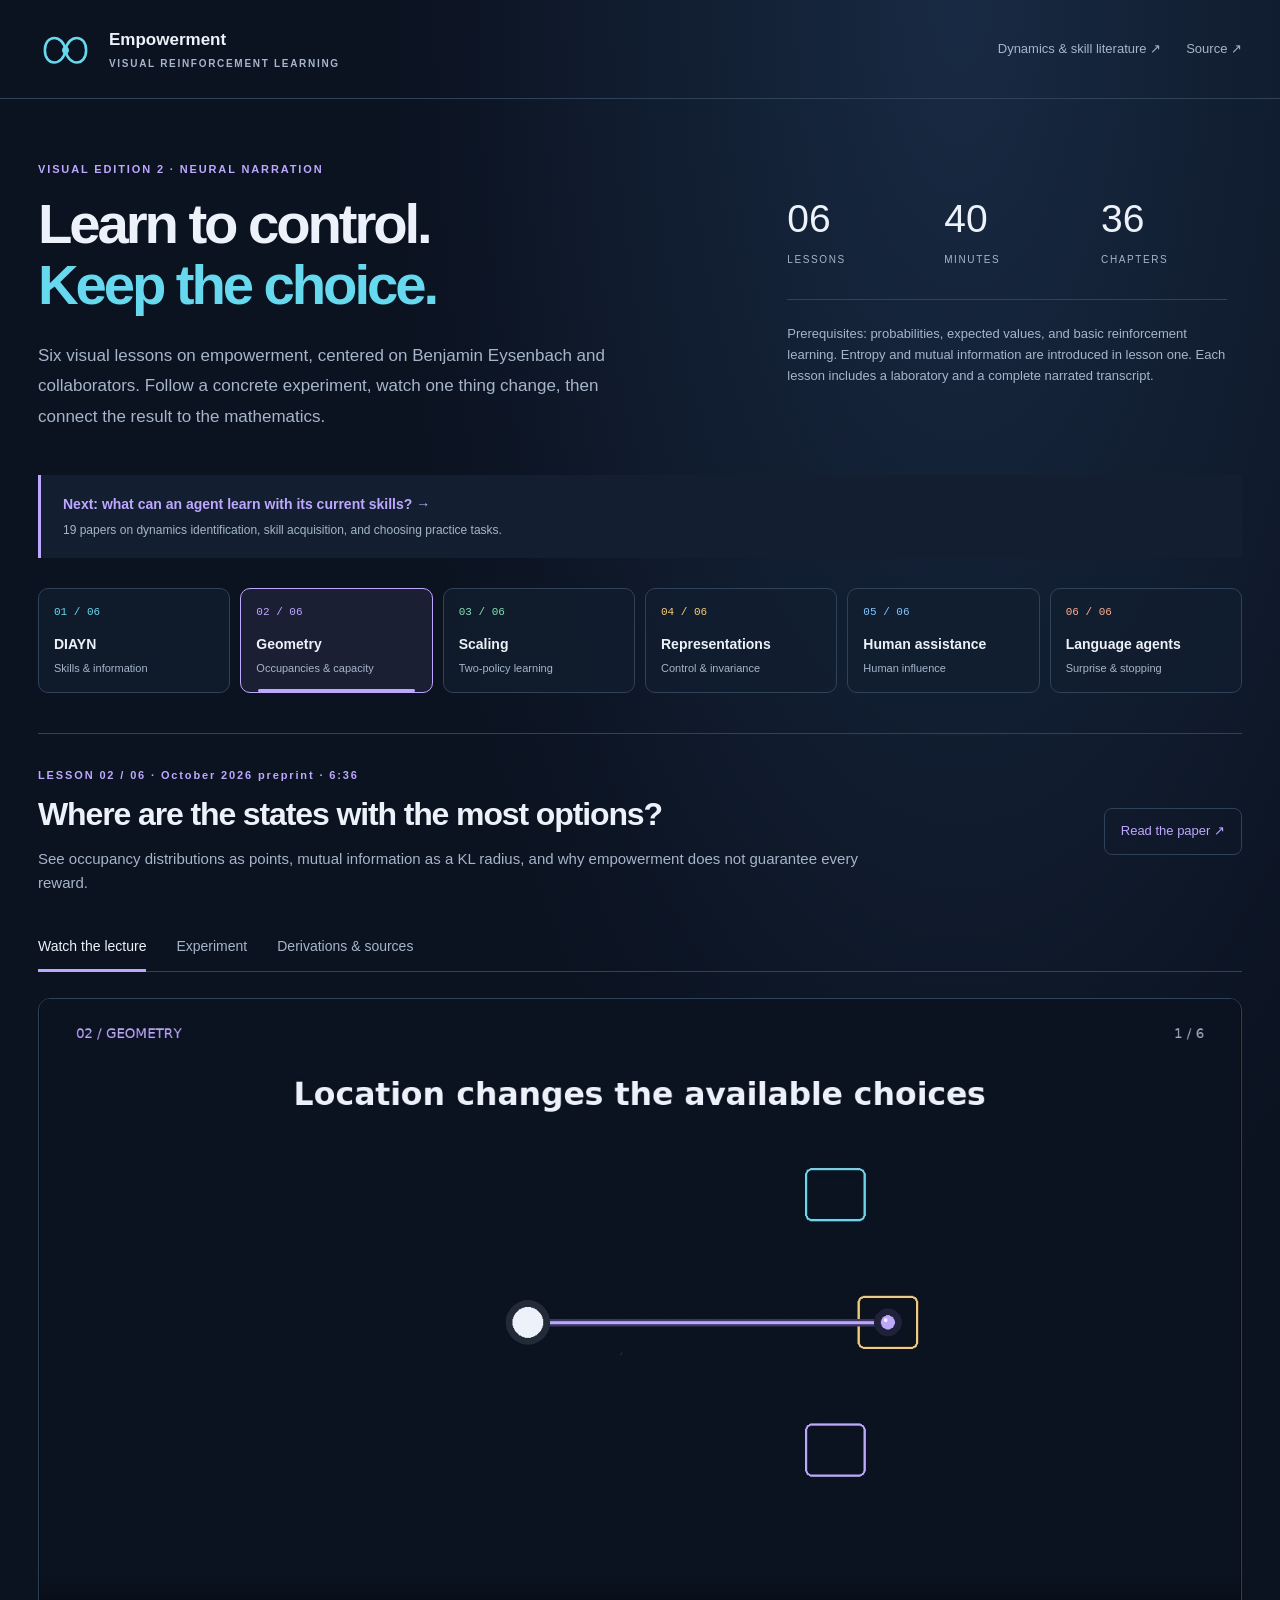
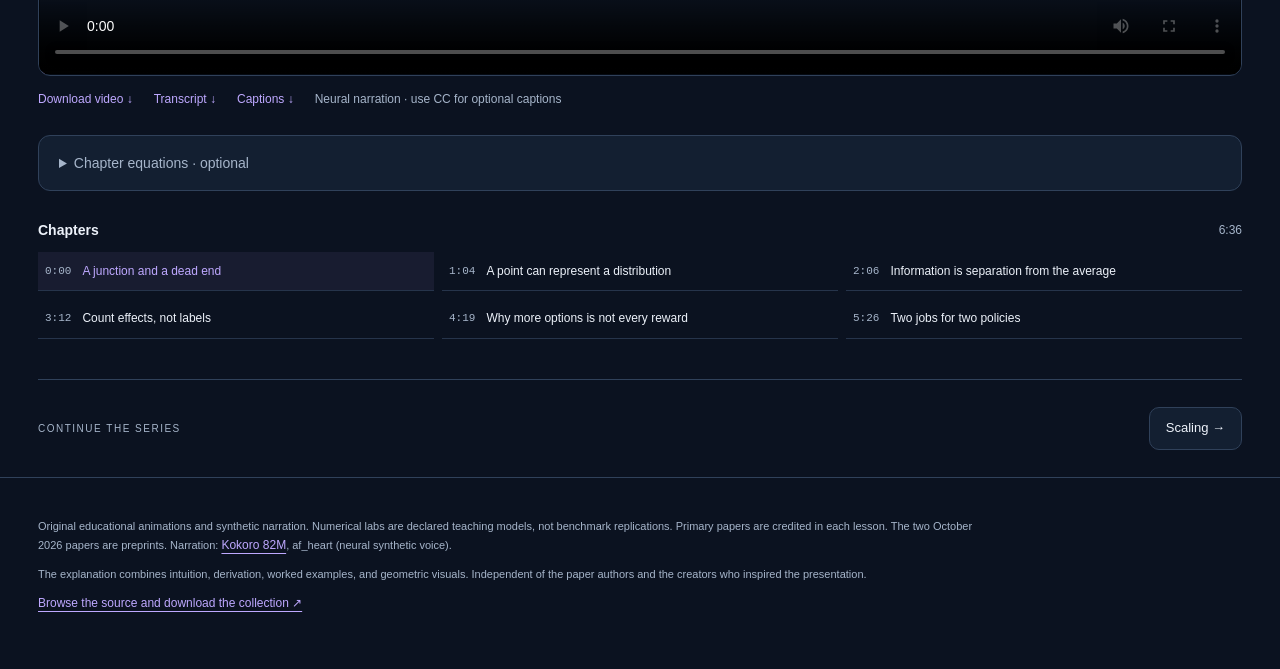
<file: geometry.html>
<!doctype html>
<html lang="en"><head><meta charset="utf-8"><meta name="viewport" content="width=device-width,initial-scale=1"><meta name="description" content="Six detailed visual lectures and interactive mathematical laboratories on empowerment-based reinforcement learning, centered on Benjamin Eysenbach and collaborators, with primary paper sources, captions and derivations."><meta name="theme-color" content="#0b1220"><title>Empowerment · Visual RL</title><style>:root{color-scheme:dark;--bg:#0b1220;--panel:#131f31;--ink:#edf2fa;--muted:#a6b5ca;--line:#30415a;--accent:#67d9ef;--cyan:#67d9ef;--green:#83e0b2;--purple:#bea8ff;--gold:#f4cc78;--red:#ffab91;font-family:Inter,-apple-system,BlinkMacSystemFont,"Segoe UI",sans-serif}*{box-sizing:border-box}body{margin:0;background:radial-gradient(ellipse at 75% 0,#182a43 0,transparent 42%),var(--bg);color:var(--ink);line-height:1.6}a{color:var(--accent);text-underline-offset:4px}button,input,select{font:inherit}button,a,input,select,summary{-webkit-tap-highlight-color:transparent}button{cursor:pointer}button:focus-visible,a:focus-visible,input:focus-visible,summary:focus-visible,select:focus-visible{outline:3px solid var(--gold);outline-offset:5px}button{color:var(--ink);background:var(--panel);border:1px solid var(--line);border-radius:10px;padding:10px 16px}button:hover{border-color:var(--accent)}button:disabled{opacity:.5;cursor:default}.skip{position:absolute;top:-100px;left:12px;background:var(--bg);padding:12px;z-index:10}.skip:focus{top:12px}.topbar{max-width:1440px;margin:auto;padding:26px 38px;display:flex;justify-content:space-between;align-items:center;border-bottom:1px solid var(--line);gap:24px}.brand{display:flex;gap:16px;align-items:center;text-decoration:none;color:var(--ink);font-size:17px;font-weight:650}.brand svg{width:55px;color:var(--cyan)}.brand small{display:block;font-size:10px;letter-spacing:.17em;color:var(--muted);margin-top:3px}.toplinks{display:flex;gap:25px;font-size:13px}.toplinks a{text-decoration:none;color:var(--muted)}.intro{max-width:1440px;margin:auto;padding:62px 38px 43px;display:grid;grid-template-columns:1.45fr 1fr;gap:90px;align-items:center}.eyebrow{font-size:11px;font-weight:700;letter-spacing:.17em;color:var(--accent);margin:0 0 14px}h1{font-size:clamp(36px,4.4vw,64px);line-height:1.09;letter-spacing:-.055em;margin:0 0 25px;font-weight:650}h1 span{color:var(--cyan)}.lede{max-width:620px;color:var(--muted);font-size:17px;line-height:1.8;margin:0}.course-stats{display:grid;grid-template-columns:repeat(3,1fr);gap:16px;padding:20px 0}.course-stats strong{font-size:39px;line-height:1.3;font-weight:400}.course-stats strong span{display:block;font-size:10px;letter-spacing:.16em;color:var(--muted);margin-top:9px}.course-stats p{grid-column:1/-1;font-size:13px;color:var(--muted);border-top:1px solid var(--line);padding-top:24px;margin-top:17px;max-width:440px}.episode-nav{max-width:1440px;margin:auto;display:grid;grid-template-columns:repeat(6,1fr);gap:10px;padding:0 38px 40px}.episode-card{text-align:left;background:#121e30b3;padding:15px;position:relative;min-width:0}.episode-card .num{display:block;font-size:11px;font-family:monospace;color:var(--ep-color);margin-bottom:12px}.episode-card strong{display:block;font-size:14px;font-weight:600;white-space:nowrap}.episode-card small{display:block;font-size:11px;color:var(--muted);margin-top:4px}.episode-card[aria-current=true]{border-color:var(--ep-color);background:color-mix(in srgb,var(--ep-color) 9%,var(--bg))}.episode-card[aria-current=true]:after{content:"";height:3px;background:var(--ep-color);position:absolute;bottom:0;left:17px;right:17px;border-radius:3px}main{max-width:1440px;margin:0 auto;padding:0 38px}.lesson-heading{border-top:1px solid var(--line);padding:33px 0 26px;display:flex;gap:30px;align-items:center;justify-content:space-between}.lesson-heading h2{font-size:32px;line-height:1.25;letter-spacing:-.035em;margin:0 0 13px}.lesson-heading p:not(.eyebrow){font-size:15px;color:var(--muted);max-width:850px;margin:0}.lesson-heading .eyebrow{margin-bottom:9px}.paper-link{flex-shrink:0;font-size:13px;text-decoration:none;border:1px solid var(--line);padding:12px 16px;border-radius:8px}.tabs{display:flex;gap:30px;border-bottom:1px solid var(--line);margin-bottom:26px}.tabs button{border:0;background:none;border-radius:0;padding:14px 0;font-size:14px;color:var(--muted);position:relative}.tabs button[aria-selected=true]{color:var(--ink)}.tabs button[aria-selected=true]:after{content:"";position:absolute;height:3px;background:var(--accent);left:0;right:0;bottom:-1px}section[hidden]{display:none!important}.watch-grid{display:grid;grid-template-columns:minmax(0,1fr) 280px;gap:28px}.watch-grid>div{min-width:0}video{width:100%;aspect-ratio:16/9;display:block;background:#050a13;border-radius:12px;border:1px solid var(--line)}.downloads{display:flex;gap:21px;flex-wrap:wrap;padding:14px 0;font-size:12px;color:var(--muted)}.downloads a{text-decoration:none}.chapter-header{display:flex;justify-content:space-between;align-items:center;font-size:12px;color:var(--muted);margin-bottom:10px}.chapter-header h3{font-size:14px;color:var(--ink);margin:0}.chapter-button{display:flex;gap:11px;width:100%;background:none;border:0;border-bottom:1px solid #26344b;border-radius:0;text-align:left;font-size:12px;padding:11px 7px;line-height:1.4;align-items:flex-start}.chapter-button time{color:var(--muted);font:11px monospace;white-space:nowrap;margin-top:2px}.chapter-button[aria-current=true]{color:var(--accent);background:color-mix(in srgb,var(--accent) 7%,var(--bg))}.follow{padding:26px;margin-top:12px;background:var(--panel);border:1px solid var(--line);border-radius:12px}.follow h3{margin:0 0 20px;font-size:20px}.follow .eyebrow{font-size:10px}.follow-step{padding:11px 0 15px;opacity:.5;border-top:1px solid var(--line)}.follow-step.current{opacity:1}.follow-step strong{font-size:13px}.follow-step img{display:block;max-width:100%;max-height:54px;margin:12px 0}.follow-step p{font-size:12px;color:var(--muted);margin:0}.lab-head h3{font-size:27px;letter-spacing:-.03em;line-height:1.2;margin:0 0 10px}.lab-head p{color:var(--muted);font-size:14px;max-width:900px;margin:0 0 23px}.lab-grid{display:grid;grid-template-columns:285px minmax(0,1fr);gap:25px}.controls{border:1px solid var(--line);border-radius:12px;padding:23px;background:var(--panel)}.control{display:block;margin-bottom:21px}.control>span{display:flex;justify-content:space-between;gap:8px;font-size:12px;margin-bottom:8px;color:var(--muted)}.control output{color:var(--accent);font:12px monospace}.control input[type=range]{width:100%;accent-color:var(--accent);display:block}.control input[type=number],.control select{width:100%;padding:8px;background:var(--bg);color:var(--ink);border:1px solid var(--line);border-radius:6px;font-size:13px}.check{display:flex;gap:10px;align-items:center;font-size:13px;margin:15px 0}.check input{accent-color:var(--accent)}.lab-buttons{display:flex;gap:9px;flex-wrap:wrap;margin-top:20px}.lab-buttons button{font-size:12px;padding:8px 11px}.plot-panel{border:1px solid var(--line);border-radius:12px;background:var(--panel);padding:20px;min-width:0}.plot-panel canvas{width:100%;height:auto;display:block}.metrics{display:grid;grid-template-columns:repeat(3,minmax(0,1fr));gap:15px;border-top:1px solid var(--line);padding-top:18px;margin-top:8px}.metric strong{display:block;font:25px monospace;color:var(--accent);line-height:1.5}.metric span{font-size:11px;color:var(--muted);display:block}.lab-description{font-size:13px;color:var(--muted);line-height:1.8;margin:20px 0 0}.lab-description code{color:var(--accent);white-space:normal}.lab-assumptions{margin-top:22px;padding:22px 25px;border-left:3px solid var(--accent);background:var(--panel);font-size:13px;line-height:1.8;color:var(--muted)}.lab-assumptions strong{color:var(--ink)}.table-wrap{overflow:auto;margin-top:23px}table{width:100%;border-collapse:collapse;font-size:12px}th,td{text-align:left;border-bottom:1px solid var(--line);padding:9px 12px;white-space:nowrap}th{color:var(--accent);font-weight:500}.note-intro{display:grid;grid-template-columns:1.4fr 1fr;gap:40px;padding:0 0 25px}.note-intro h3{font-size:22px;margin:0 0 10px}.note-intro p,.note-intro li{color:var(--muted);font-size:14px}.source-links{padding:20px;background:var(--panel);border-radius:10px;align-self:start}.source-links a{display:block;font-size:13px;margin:8px 0}.chapter-note{border-top:1px solid var(--line);padding:22px 0}.chapter-note>summary{cursor:pointer;list-style:none;display:flex;gap:15px;align-items:center;font-size:17px;font-weight:600}.chapter-note>summary:before{content:"+";color:var(--accent);font:23px monospace}.chapter-note[open]>summary:before{content:"−"}.chapter-note time{font:11px monospace;color:var(--muted);min-width:36px}.derivations{display:grid;grid-template-columns:1fr;gap:12px;margin:24px 0}.derivation{background:var(--panel);border:1px solid var(--line);border-radius:10px;padding:23px}.derivation h4{margin:0 0 17px;font-size:14px}.derivation img{max-width:100%;max-height:76px;display:block;margin:0 0 14px}.derivation p{font-size:13px;color:var(--muted);margin:0}.source-scope{font-size:12px;color:var(--muted);border-left:2px solid var(--accent);padding:10px 15px}.script{margin:20px 0}.script summary{cursor:pointer;color:var(--accent);font-size:13px}.script p{font-size:15px;line-height:1.9;color:#cfdaea;max-width:920px}.course-footer{border-top:1px solid var(--line);display:flex;justify-content:space-between;align-items:center;padding:27px 0;margin-top:40px}.course-footer span{font-size:10px;letter-spacing:.15em;color:var(--muted)}.course-footer button{font-size:13px}footer{max-width:1440px;margin:0 auto;padding:29px 38px 55px;border-top:1px solid var(--line);font-size:11px;color:var(--muted)}footer p{max-width:950px}footer a{font-size:12px}noscript{padding:30px;display:block}.toast{padding:12px;color:var(--red);font-size:13px}.math-fallback{display:none}
@media(min-width:1500px){.watch-grid{grid-template-columns:minmax(0,1fr) 300px}}@media(max-width:1050px){.intro{gap:35px}.episode-nav{grid-template-columns:repeat(3,1fr)}.watch-grid{grid-template-columns:minmax(0,1fr) 240px}.lab-grid{grid-template-columns:245px minmax(0,1fr)}.metrics{gap:8px}.metric strong{font-size:21px}.paper-link{display:none}}@media(max-width:760px){.topbar{padding:20px}.toplinks a:first-child{display:none}.brand{font-size:14px;gap:10px}.brand svg{width:40px}.brand small{font-size:8px}.intro{padding:35px 20px 25px;display:block}.intro h1{font-size:42px}.lede{font-size:15px}.course-stats{margin-top:20px;padding:13px 0;gap:18px}.course-stats strong{font-size:29px}.course-stats p{margin:0;padding-top:17px;max-width:none}.episode-nav{padding:0 20px 28px;gap:8px}.episode-card{padding:12px 10px}.episode-card strong{font-size:12px}.episode-card .num{margin-bottom:5px}.episode-card small{font-size:10px}main{padding:0 20px}.lesson-heading{padding:25px 0 20px}.lesson-heading h2{font-size:27px}.lesson-heading p:not(.eyebrow){font-size:13px}.tabs{gap:22px}.tabs button{font-size:12px;padding:13px 0}.watch-grid{display:block}.watch-grid aside{margin-top:27px}.chapter-button{font-size:13px}.lab-grid{display:block}.controls{display:grid;grid-template-columns:1fr 1fr;gap:8px 25px;margin-bottom:20px;padding:20px}.control{margin-bottom:8px}.lab-buttons{grid-column:1/-1}.plot-panel{padding:10px}.metrics{grid-template-columns:repeat(3,minmax(0,1fr));gap:9px;padding:15px 5px}.metric strong{font-size:18px}.metric span{font-size:10px}.lab-description{font-size:12px;padding:0 5px}.lab-head h3{font-size:24px}.lab-assumptions{padding:17px;font-size:12px}.follow{padding:20px}.note-intro{display:block}.source-links{margin-top:20px}.chapter-note>summary{font-size:14px;gap:10px}.derivation{padding:18px}.derivation img{max-height:65px}.script p{font-size:14px}.course-footer{gap:15px}.course-footer span{max-width:80px}footer{padding:25px 20px 35px}}
@media(prefers-reduced-motion:reduce){*{scroll-behavior:auto!important}}
.chart-scroll{overflow:auto;max-width:100%;border-radius:6px}.chart-hint{display:none;color:var(--muted);font-size:11px;margin:3px 0 9px}@media(max-width:760px){.chart-scroll canvas{min-width:620px}.chart-hint{display:block}}

.code-panel{margin:28px 0;border:1px solid var(--line);border-radius:12px;padding:22px;min-width:0}.code-panel summary{cursor:pointer;color:var(--accent);font-weight:600}.code-panel p{color:var(--muted);font-size:13px}.code-panel pre{overflow:auto;max-height:620px;background:var(--bg);padding:20px;font-size:12px;line-height:1.65;border-radius:8px}.code-panel a,.lab-buttons a{font-size:12px}.episode-card strong{white-space:normal}

.research-callout{max-width:1364px;margin:0 auto 30px;padding:18px 22px;background:var(--panel);border-left:3px solid var(--purple);font-size:14px}.research-callout a{font-weight:600;text-decoration:none}.research-callout span{display:block;margin-top:5px;font-size:12px;color:var(--muted)}@media(max-width:1440px){.research-callout{margin-left:38px;margin-right:38px}}@media(max-width:760px){.research-callout{margin-left:20px;margin-right:20px}}

/* Edition 2: let the film occupy the full lesson width. */
.watch-grid{display:block}.watch-grid aside{margin-top:28px}.watch-grid #chapters{display:grid;grid-template-columns:repeat(3,minmax(0,1fr));gap:8px}.follow>summary{cursor:pointer;color:var(--muted);font-size:14px}.follow:not([open]){padding:16px 20px}.follow>h3{margin-top:22px}.follow[open] #current-steps{display:grid;grid-template-columns:repeat(3,minmax(0,1fr));gap:20px}.follow-step img{max-width:100%}#player video::cue{font-size:24px;background:#0b1220e8;color:#edf2fa}
@media(max-width:760px){.watch-grid #chapters{grid-template-columns:1fr}.follow[open] #current-steps{grid-template-columns:1fr}#player video::cue{font-size:16px}}
</style></head>
<body data-initial="geometry">
<a class="skip" href="#main">Skip to lesson</a>
<header class="topbar"><a class="brand" href="index.html" aria-label="Empowerment home"><svg viewBox="0 0 64 38" aria-hidden="true"><path d="M8 20C8 1 29 1 32 20S56 39 56 20 35 1 32 20 8 39 8 20" fill="none" stroke="currentColor" stroke-width="3"/><circle cx="32" cy="20" r="4" fill="currentColor"/></svg><span>Empowerment<small>VISUAL REINFORCEMENT LEARNING</small></span></a><div class="toplinks"><a href="literature.html">Dynamics & skill literature ↗</a><a href="https://github.com/GaTech-RL2/empowerment-rl-explainers">Source ↗</a></div></header>
<div class="intro"><div><p class="eyebrow">VISUAL EDITION 2 · NEURAL NARRATION</p><h1>Learn to control.<br><span>Keep the choice.</span></h1><p class="lede">Six visual lessons on empowerment, centered on Benjamin Eysenbach and collaborators. Follow a concrete experiment, watch one thing change, then connect the result to the mathematics.</p></div><div class="course-stats"><strong>06<span>LESSONS</span></strong><strong>40<span>MINUTES</span></strong><strong>36<span>CHAPTERS</span></strong><p>Prerequisites: probabilities, expected values, and basic reinforcement learning. Entropy and mutual information are introduced in lesson one. Each lesson includes a laboratory and a complete narrated transcript.</p></div></div>
<div class="research-callout"><a href="literature.html">Next: what can an agent learn with its current skills? →</a><span>19 papers on dynamics identification, skill acquisition, and choosing practice tasks.</span></div>
<nav id="episodes" class="episode-nav" aria-label="Choose a lesson"></nav>
<main id="main" tabindex="-1">
<div class="lesson-heading"><div><p id="lesson-kicker" class="eyebrow"></p><h2 id="lesson-title"></h2><p id="lesson-summary"></p></div><a id="paper-link" class="paper-link" target="_blank" rel="noopener">Read the paper ↗</a></div>
<div class="tabs" role="tablist" aria-label="Lesson views"><button role="tab" id="tab-watch" aria-controls="panel-watch" data-tab="watch">Watch the lecture</button><button role="tab" id="tab-lab" aria-controls="panel-lab" data-tab="lab">Experiment</button><button role="tab" id="tab-notes" aria-controls="panel-notes" data-tab="notes">Derivations & sources</button></div>
<section id="panel-watch" role="tabpanel" aria-labelledby="tab-watch"><div class="watch-grid"><div><div id="player"></div><div id="downloads" class="downloads"></div><details class="follow"><summary>Chapter equations · optional</summary><h3 id="current-chapter"></h3><div id="current-steps"></div></details></div><aside><div class="chapter-header"><h3>Chapters</h3><span>7:00</span></div><div id="chapters"></div></aside></div></section>
<section id="panel-lab" role="tabpanel" aria-labelledby="tab-lab" hidden><div id="laboratory"></div></section>
<section id="panel-notes" role="tabpanel" aria-labelledby="tab-notes" hidden><div id="notes"></div></section>
<div class="course-footer"><span>CONTINUE THE SERIES</span><button id="next-lesson">Next lesson →</button></div>
</main>
<footer><p>Original educational animations and synthetic narration. Numerical labs are declared teaching models, not benchmark replications. Primary papers are credited in each lesson. The two October 2026 papers are preprints. Narration: <a href="https://github.com/thewh1teagle/kokoro-onnx">Kokoro 82M</a>, af_heart (neural synthetic voice).</p><p>The explanation combines intuition, derivation, worked examples, and geometric visuals. Independent of the paper authors and the creators who inspired the presentation.</p><a href="https://github.com/GaTech-RL2/empowerment-rl-explainers">Browse the source and download the collection ↗</a></footer>
<noscript><p>This companion needs JavaScript for lesson navigation and experiments. The <a href="media/diayn.mp4">DIAYN video</a> and <a href="transcripts/diayn.txt">transcript</a> can be opened directly.</p></noscript>
<script>window.EPISODES = [{"id": "diayn", "number": "01", "short": "DIAYN", "title": "Learning skills before choosing a task", "paper": "Diversity Is All You Need: Learning Skills without a Reward Function", "authors": "Benjamin Eysenbach, Abhishek Gupta, Julian Ibarz, Sergey Levine", "year": "ICLR 2019 · preprint 2018", "url": "https://arxiv.org/abs/1802.06070", "color": "#67d9ef", "summary": "Start with information, derive the discriminator reward, and separate diverse skills from empowered states.", "sources": [{"title": "Diversity Is All You Need: Learning Skills without a Reward Function", "url": "https://arxiv.org/abs/1802.06070"}, {"title": "The Geometry of Empowerment", "url": "https://arxiv.org/abs/2610.07796"}], "chapters": [{"title": "Can you tell which button I pressed?", "visual": "channel", "steps": [{"title": "Choose an input", "math": "Z\\sim p(z),\\quad S^+\\sim p(s^+\\mid z,s_0)", "explain": "A skill is the message; its outcome is the received signal.", "asset": "assets/math/a530570f329ba9c2.svg"}, {"title": "Subtract uncontrollable randomness", "math": "I(Z;S^+\\mid s_0)=H(S^+\\mid s_0)-H(S^+\\mid Z,s_0)", "explain": "Unpredictable outcomes are not necessarily controllable outcomes.", "asset": "assets/math/5b83855e4e2d87fd.svg"}, {"title": "Optimize the channel input", "math": "\\mathcal{E}(s_0)=\\max_{p(z)}I(Z;S^+\\mid s_0)", "explain": "This capacity is for the specified skill channel and horizon.", "asset": "assets/math/fca4be509fa31e5f.svg"}], "paragraphs": ["Imagine two buttons and a puck. The blue button sends the puck left; the yellow button sends it right. Watch what happens when I press blue. Now hide the buttons. Just by looking at the puck, you can tell which one I pressed. My choice has left a readable mark on the world.", "Let's change one thing. Disconnect both buttons, and let a fan push the puck randomly left or right. There are still two possible outcomes. But now seeing the puck tells you nothing about my choice. Variety by itself is not control. We need outcomes that depend on the input.", "Put those experiments side by side. Both produce the same overall spread of puck positions. Only the working buttons let us send a message. Mutual information measures how much of our choice survives in the outcome. With two equally likely, perfectly readable buttons, that is one bit, or about point six nine nats."], "narration": "Imagine two buttons and a puck. The blue button sends the puck left; the yellow button sends it right. Watch what happens when I press blue. Now hide the buttons. Just by looking at the puck, you can tell which one I pressed. My choice has left a readable mark on the world.\n\nLet's change one thing. Disconnect both buttons, and let a fan push the puck randomly left or right. There are still two possible outcomes. But now seeing the puck tells you nothing about my choice. Variety by itself is not control. We need outcomes that depend on the input.\n\nPut those experiments side by side. Both produce the same overall spread of puck positions. Only the working buttons let us send a message. Mutual information measures how much of our choice survives in the outcome. With two equally likely, perfectly readable buttons, that is one bit, or about point six nine nats.", "source": "Original two-button channel example; empowerment definitions in Geometry §3. DIAYN is a related state-marginal skill objective, not this exact fixed-horizon channel.", "start": 0.0, "end": 60.06462500000001, "duration": 60.06462500000001, "beat_starts": [0.7, 18.86, 37.566]}, {"title": "Turn a button into a skill", "visual": "skills", "steps": [{"title": "Sample a persistent identity", "math": "z\\sim p(z),\\qquad a_t\\sim\\pi_\\theta(a_t\\mid s_t,z)", "explain": "Keep the chosen skill fixed during its rollout.", "asset": "assets/math/6ddf4737c98565ed.svg"}, {"title": "Separate state distributions", "math": "I(Z;S)=H(Z)-H(Z\\mid S)", "explain": "The discriminator sees states, not the action sequence.", "asset": "assets/math/6f4dca56615c0588.svg"}, {"title": "Keep behavior flexible", "math": "\\mathcal{J}=I(Z;S)+\\alpha H(A\\mid S,Z)", "explain": "Distinct state occupancies plus conditional action entropy.", "asset": "assets/math/b8921acac5b593f1.svg"}], "paragraphs": ["A skill is a button that runs a whole behavior. Give the robot a blue label and keep that label fixed while it moves. Give it yellow, and it can learn a different behavior. The policy sees both its current state and the chosen label at every step.", "Now collect many runs. Blue leaves a cloud of visited states; yellow leaves another. Forget the individual paths for a moment and look at those clouds. Where the clouds overlap, the label is hard to guess. As they separate, a state becomes stronger evidence about which skill was running.", "This is the central idea of DIAYN, pronounced dye in: learn skills whose states make their identities recognizable, before specifying a task reward. The method also encourages action randomness within each skill. That flexibility is useful, provided the different skills still leave distinguishable patterns of states."], "narration": "A skill is a button that runs a whole behavior. Give the robot a blue label and keep that label fixed while it moves. Give it yellow, and it can learn a different behavior. The policy sees both its current state and the chosen label at every step.\n\nNow collect many runs. Blue leaves a cloud of visited states; yellow leaves another. Forget the individual paths for a moment and look at those clouds. Where the clouds overlap, the label is hard to guess. As they separate, a state becomes stronger evidence about which skill was running.\n\nThis is the central idea of DIAYN, pronounced dye in: learn skills whose states make their identities recognizable, before specifying a task reward. The method also encourages action randomness within each skill. That flexibility is useful, provided the different skills still leave distinguishable patterns of states.", "source": "DIAYN §§3–4: skill-conditioned policy, state discriminator, and conditional action entropy. The room is an original schematic.", "start": 60.06462500000001, "end": 119.83720833333334, "duration": 59.77258333333333, "beat_starts": [60.964625000000005, 77.90858333333334, 97.17654166666667]}, {"title": "Build a reward from a guessing game", "visual": "bound", "steps": [{"title": "Start from the posterior", "math": "I(Z;S)=\\mathbb{E}[\\log p(z\\mid s)-\\log p(z)]", "explain": "The true posterior is generally unavailable.", "asset": "assets/math/551e628cecb2a669.svg"}, {"title": "Insert a learned decoder", "math": "I(Z;S)=\\mathbb{E}\\log\\frac{q_\\phi(z\\mid s)}{p(z)}+\\mathbb{E}_s D_{KL}(p\\Vert q)", "explain": "The omitted KL term is nonnegative.", "asset": "assets/math/7087eb26e0f07b71.svg"}, {"title": "Use a variational lower bound", "math": "r_z(s)=\\log q_\\phi(z\\mid s)-\\log p(z)", "explain": "Reward states that provide evidence for the sampled skill.", "asset": "assets/math/1ea3de43b6bc9e38.svg"}], "paragraphs": ["Suppose we have four skill labels, all equally likely. Before seeing the robot, a guesser assigns each label probability one quarter. This is the prior. After seeing a state, the guesser updates its probabilities. The probability assigned to the skill that actually ran tells us how much evidence the state provides.", "Compare the probability after seeing the state with the probability before. Divide the two, then take a logarithm. That gives the intrinsic reward. Why a ratio? A guess of one quarter was already available without observing anything. We reward the extra evidence created by the robot's behavior.", "A perfect guesser would recover mutual information when we average this reward. In practice, we train a neural classifier, so its guesses can be wrong. The resulting average is a lower bound. The missing amount is a nonnegative divergence between the true posterior and our classifier, averaged over states."], "narration": "Suppose we have four skill labels, all equally likely. Before seeing the robot, a guesser assigns each label probability one quarter. This is the prior. After seeing a state, the guesser updates its probabilities. The probability assigned to the skill that actually ran tells us how much evidence the state provides.\n\nCompare the probability after seeing the state with the probability before. Divide the two, then take a logarithm. That gives the intrinsic reward. Why a ratio? A guess of one quarter was already available without observing anything. We reward the extra evidence created by the robot's behavior.\n\nA perfect guesser would recover mutual information when we average this reward. In practice, we train a neural classifier, so its guesses can be wrong. The resulting average is a lower bound. The missing amount is a nonnegative divergence between the true posterior and our classifier, averaged over states.", "source": "DIAYN variational discriminator reward; the KL decomposition is a standard information-theory identity, derived here with original notation.", "start": 119.83720833333334, "end": 184.83916666666667, "duration": 65.00195833333333, "beat_starts": [120.73720833333334, 142.47254166666667, 163.12120833333333]}, {"title": "Watch the reward change", "visual": "reward", "steps": [{"title": "Four equally likely skills", "math": "p(z)=1/4,\\qquad H(Z)=\\log 4", "explain": "All logarithms in these lessons use natural units: nats.", "asset": "assets/math/71b11884db0605ab.svg"}, {"title": "A confident correct prediction", "math": "q(z\\mid s)=0.8\\;\\Rightarrow\\;r=\\log(3.2)\\approx1.163", "explain": "The state provides positive evidence for its skill.", "asset": "assets/math/edf95c0b1bc9f3b0.svg"}, {"title": "Compare against chance", "math": "q(z\\mid s)=0.25\\;\\Rightarrow\\;r=0", "explain": "A wrong confident prediction can produce negative reward.", "asset": "assets/math/90c9b1a60d5c764a.svg"}], "paragraphs": ["Let's put numbers on the picture. The true label is blue. Its prior probability is one quarter, and the classifier now assigns it point eight. That is three point two times the prior probability. Taking the natural logarithm gives a positive reward of about one point one six nats.", "Now move the state into the overlap. The classifier returns to one quarter for blue, exactly where it started before seeing the state. The ratio becomes one, and its logarithm becomes zero. A state that reveals nothing about the label earns no information reward in this example.", "Finally, imagine a confident mistake. The classifier assigns the true blue label probability point zero five, even though it strongly prefers another label. Blue's reward is now negative. Confidence alone is not the target; the observation has to provide evidence for the skill that was actually selected."], "narration": "Let's put numbers on the picture. The true label is blue. Its prior probability is one quarter, and the classifier now assigns it point eight. That is three point two times the prior probability. Taking the natural logarithm gives a positive reward of about one point one six nats.\n\nNow move the state into the overlap. The classifier returns to one quarter for blue, exactly where it started before seeing the state. The ratio becomes one, and its logarithm becomes zero. A state that reveals nothing about the label earns no information reward in this example.\n\nFinally, imagine a confident mistake. The classifier assigns the true blue label probability point zero five, even though it strongly prefers another label. Blue's reward is now negative. Confidence alone is not the target; the observation has to provide evidence for the skill that was actually selected.", "source": "Original four-skill arithmetic and exact finite-channel teaching model; reward form from DIAYN.", "start": 184.83916666666667, "end": 248.12375, "duration": 63.28458333333333, "beat_starts": [185.73916666666668, 205.79250000000002, 225.43312500000002]}, {"title": "Learn the behavior and the guesser", "visual": "training", "steps": [{"title": "Collect labeled experience", "math": "\\mathcal{D}\\leftarrow\\mathcal{D}\\cup\\{(s,a,s^\\prime,z)\\}", "explain": "The skill label is self-generated supervision.", "asset": "assets/math/02c81b57687f2fcd.svg"}, {"title": "Train the discriminator", "math": "\\max_\\phi\\;\\mathbb{E}_{\\mathcal{D}}\\log q_\\phi(z\\mid s)", "explain": "Classification changes the intrinsic reward landscape.", "asset": "assets/math/e24e85f6ae929ee1.svg"}, {"title": "Improve the skill policy", "math": "\\max_\\theta\\;\\mathbb{E}\\sum_t\\gamma^t[r_z(s_t)+\\alpha H(\\pi_\\theta)]", "explain": "An entropy-regularized RL optimizer improves behavior.", "asset": "assets/math/18d4bec6e2d64a83.svg"}], "paragraphs": ["Where do the training labels come from? We chose them ourselves. Sample blue, run the policy, and store the visited states with that blue label. These labeled examples train the classifier. It learns which regions of the world each skill tends to visit, without receiving a downstream task reward.", "Then the classifier supplies rewards to the policy. States that make blue easier to recognize become attractive when the robot is running the blue skill. The policy improves, its state cloud changes, and the classifier learns again. Picture a feedback loop between better experiments and a better reader of their effects.", "At first the clouds may nearly coincide. Learning can pull them apart, while the action entropy term allows multiple ways of producing each recognizable pattern. This is an optimization process, not a guarantee. A weak classifier can give poor rewards, and the features it sees determine which differences count."], "narration": "Where do the training labels come from? We chose them ourselves. Sample blue, run the policy, and store the visited states with that blue label. These labeled examples train the classifier. It learns which regions of the world each skill tends to visit, without receiving a downstream task reward.\n\nThen the classifier supplies rewards to the policy. States that make blue easier to recognize become attractive when the robot is running the blue skill. The policy improves, its state cloud changes, and the classifier learns again. Picture a feedback loop between better experiments and a better reader of their effects.\n\nAt first the clouds may nearly coincide. Learning can pull them apart, while the action entropy term allows multiple ways of producing each recognizable pattern. This is an optimization process, not a guarantee. A weak classifier can give poor rewards, and the features it sees determine which differences count.", "source": "DIAYN training structure and entropy-regularized learning; replay explanation and finite-channel code are educational illustrations.", "start": 248.12375, "end": 312.5729583333334, "duration": 64.44920833333342, "beat_starts": [249.02375, 268.77108333333337, 290.3556666666667]}, {"title": "A repertoire is a beginning", "visual": "options", "steps": [{"title": "State what was learned", "math": "\\pi(a\\mid s,z)\\quad\\mathrm{and}\\quad q(z\\mid s)", "explain": "A behavioral repertoire and a decoder.", "asset": "assets/math/b4123021ce6b3592.svg"}, {"title": "Separate skill use from preparation", "math": "I_\\pi(Z;S^+\\mid s_0)\\leq\\mathcal{E}(s_0)", "explain": "A particular skill set supplies evidence about capacity.", "asset": "assets/math/9f7d951a20cc3adc.svg"}, {"title": "Ask where skills remain available", "math": "\\max_\\mu\\;\\mathbb{E}_\\mu\\sum_t\\gamma^t\\mathcal{E}(S_t)", "explain": "The next lessons add an outer state-seeking objective.", "asset": "assets/math/54728f8f7ea2e6b0.svg"}], "paragraphs": ["After training, the labels act like a small menu of behaviors. A later task can try them, select one, or build a longer sequence from several. But the menu need not contain every useful behavior. Learning distinguishable skills does not prove that the robot can solve an arbitrary future task.", "Return to our buttons, now placed at a junction. Each button takes the robot down a different one-way passage. The choices are perfectly distinguishable. Yet after leaving the junction, the robot may have very few choices left. Demonstrating control and preserving future control are different objectives.", "Keep the picture of the two clouds in mind. DIAYN asks for behaviors whose states reveal which skill produced them. The classifier turns that question into reward. Next, we will ask where a robot should stand so that many such choices remain available. That takes us from learning skills to the geometry of empowerment."], "narration": "After training, the labels act like a small menu of behaviors. A later task can try them, select one, or build a longer sequence from several. But the menu need not contain every useful behavior. Learning distinguishable skills does not prove that the robot can solve an arbitrary future task.\n\nReturn to our buttons, now placed at a junction. Each button takes the robot down a different one-way passage. The choices are perfectly distinguishable. Yet after leaving the junction, the robot may have very few choices left. Demonstrating control and preserving future control are different objectives.\n\nKeep the picture of the two clouds in mind. DIAYN asks for behaviors whose states reveal which skill produced them. The classifier turns that question into reward. Next, we will ask where a robot should stand so that many such choices remain available. That takes us from learning skills to the geometry of empowerment.", "source": "DIAYN transfer motivation; effective-versus-potential distinction from Geometry §3. The platform example is original.", "start": 312.5729583333334, "end": 377.60758333333354, "duration": 65.03462500000012, "beat_starts": [313.4729583333334, 334.3636250000001, 355.2769166666668]}], "target_duration": 420, "duration": 377.60758, "subtitles": [{"start": 0.7, "end": 9.487333333333332, "text": "Imagine two buttons and a puck. The blue button sends the puck left; the yellow button sends it right. Watch what happens when I press blue."}, {"start": 9.907333333333332, "end": 18.11, "text": "Now hide the buttons. Just by looking at the puck, you can tell which one I pressed. My choice has left a readable mark on the world."}, {"start": 18.86, "end": 27.66, "text": "Let's change one thing. Disconnect both buttons, and let a fan push the puck randomly left or right. There are still two possible outcomes."}, {"start": 28.080000000000002, "end": 36.816, "text": "But now seeing the puck tells you nothing about my choice. Variety by itself is not control. We need outcomes that depend on the input."}, {"start": 37.566, "end": 46.78266666666667, "text": "Put those experiments side by side. Both produce the same overall spread of puck positions. Only the working buttons let us send a message."}, {"start": 47.20266666666667, "end": 58.76462500000001, "text": "Mutual information measures how much of our choice survives in the outcome. With two equally likely, perfectly readable buttons, that is one bit, or about point six nine nats."}, {"start": 60.964625000000005, "end": 68.58995833333334, "text": "A skill is a button that runs a whole behavior. Give the robot a blue label and keep that label fixed while it moves."}, {"start": 69.00995833333334, "end": 77.15858333333334, "text": "Give it yellow, and it can learn a different behavior. The policy sees both its current state and the chosen label at every step."}, {"start": 77.90858333333334, "end": 87.61454166666667, "text": "Now collect many runs. Blue leaves a cloud of visited states; yellow leaves another. Forget the individual paths for a moment and look at those clouds."}, {"start": 88.03454166666667, "end": 96.42654166666667, "text": "Where the clouds overlap, the label is hard to guess. As they separate, a state becomes stronger evidence about which skill was running."}, {"start": 97.17654166666667, "end": 107.54654166666667, "text": "This is the central idea of DIAYN, pronounced dye in: learn skills whose states make their identities recognizable, before specifying a task reward."}, {"start": 107.96654166666667, "end": 118.53720833333334, "text": "The method also encourages action randomness within each skill. That flexibility is useful, provided the different skills still leave distinguishable patterns of states."}, {"start": 120.73720833333334, "end": 131.0945416666667, "text": "Suppose we have four skill labels, all equally likely. Before seeing the robot, a guesser assigns each label probability one quarter. This is the prior."}, {"start": 131.51454166666667, "end": 141.72254166666667, "text": "After seeing a state, the guesser updates its probabilities. The probability assigned to the skill that actually ran tells us how much evidence the state provides."}, {"start": 142.47254166666667, "end": 151.88120833333335, "text": "Compare the probability after seeing the state with the probability before. Divide the two, then take a logarithm. That gives the intrinsic reward."}, {"start": 152.30120833333334, "end": 162.37120833333333, "text": "Why a ratio? A guess of one quarter was already available without observing anything. We reward the extra evidence created by the robot's behavior."}, {"start": 163.12120833333333, "end": 172.9125, "text": "A perfect guesser would recover mutual information when we average this reward. In practice, we train a neural classifier, so its guesses can be wrong."}, {"start": 173.33249999999998, "end": 183.53916666666666, "text": "The resulting average is a lower bound. The missing amount is a nonnegative divergence between the true posterior and our classifier, averaged over states."}, {"start": 185.73916666666668, "end": 195.0031666666667, "text": "Let's put numbers on the picture. The true label is blue. Its prior probability is one quarter, and the classifier now assigns it point eight."}, {"start": 195.42316666666667, "end": 205.04250000000002, "text": "That is three point two times the prior probability. Taking the natural logarithm gives a positive reward of about one point one six nats."}, {"start": 205.79250000000002, "end": 214.2371666666667, "text": "Now move the state into the overlap. The classifier returns to one quarter for blue, exactly where it started before seeing the state."}, {"start": 214.65716666666668, "end": 224.68312500000002, "text": "The ratio becomes one, and its logarithm becomes zero. A state that reveals nothing about the label earns no information reward in this example."}, {"start": 225.43312500000002, "end": 236.37641666666667, "text": "Finally, imagine a confident mistake. The classifier assigns the true blue label probability point zero five, even though it strongly prefers another label."}, {"start": 236.79641666666666, "end": 246.82375, "text": "Blue's reward is now negative. Confidence alone is not the target; the observation has to provide evidence for the skill that was actually selected."}, {"start": 249.02375, "end": 257.71175, "text": "Where do the training labels come from? We chose them ourselves. Sample blue, run the policy, and store the visited states with that blue label."}, {"start": 258.13175, "end": 268.02108333333337, "text": "These labeled examples train the classifier. It learns which regions of the world each skill tends to visit, without receiving a downstream task reward."}, {"start": 268.77108333333337, "end": 278.43437500000005, "text": "Then the classifier supplies rewards to the policy. States that make blue easier to recognize become attractive when the robot is running the blue skill."}, {"start": 278.85437500000006, "end": 289.6056666666667, "text": "The policy improves, its state cloud changes, and the classifier learns again. Picture a feedback loop between better experiments and a better reader of their effects."}, {"start": 290.3556666666667, "end": 301.0002916666667, "text": "At first the clouds may nearly coincide. Learning can pull them apart, while the action entropy term allows multiple ways of producing each recognizable pattern."}, {"start": 301.42029166666674, "end": 311.2729583333334, "text": "This is an optimization process, not a guarantee. A weak classifier can give poor rewards, and the features it sees determine which differences count."}, {"start": 313.4729583333334, "end": 323.0936250000001, "text": "After training, the labels act like a small menu of behaviors. A later task can try them, select one, or build a longer sequence from several."}, {"start": 323.5136250000001, "end": 333.6136250000001, "text": "But the menu need not contain every useful behavior. Learning distinguishable skills does not prove that the robot can solve an arbitrary future task."}, {"start": 334.3636250000001, "end": 344.1022916666668, "text": "Return to our buttons, now placed at a junction. Each button takes the robot down a different one-way passage. The choices are perfectly distinguishable."}, {"start": 344.52229166666683, "end": 354.5269166666668, "text": "Yet after leaving the junction, the robot may have very few choices left. Demonstrating control and preserving future control are different objectives."}, {"start": 355.2769166666668, "end": 365.76225000000017, "text": "Keep the picture of the two clouds in mind. DIAYN asks for behaviors whose states reveal which skill produced them. The classifier turns that question into reward."}, {"start": 366.1822500000002, "end": 376.3075833333335, "text": "Next, we will ask where a robot should stand so that many such choices remain available. That takes us from learning skills to the geometry of empowerment."}], "cues": [{"start": 0.7, "end": 9.487333333333332, "chapter": 0, "beat": 0, "part": 0, "text": "Imagine two buttons and a puck. The blue button sends the puck left; the yellow button sends it right. Watch what happens when I press blue."}, {"start": 9.907333333333332, "end": 18.11, "chapter": 0, "beat": 0, "part": 1, "text": "Now hide the buttons. Just by looking at the puck, you can tell which one I pressed. My choice has left a readable mark on the world."}, {"start": 18.86, "end": 27.66, "chapter": 0, "beat": 1, "part": 0, "text": "Let's change one thing. Disconnect both buttons, and let a fan push the puck randomly left or right. There are still two possible outcomes."}, {"start": 28.080000000000002, "end": 36.816, "chapter": 0, "beat": 1, "part": 1, "text": "But now seeing the puck tells you nothing about my choice. Variety by itself is not control. We need outcomes that depend on the input."}, {"start": 37.566, "end": 46.78266666666667, "chapter": 0, "beat": 2, "part": 0, "text": "Put those experiments side by side. Both produce the same overall spread of puck positions. Only the working buttons let us send a message."}, {"start": 47.20266666666667, "end": 58.76462500000001, "chapter": 0, "beat": 2, "part": 1, "text": "Mutual information measures how much of our choice survives in the outcome. With two equally likely, perfectly readable buttons, that is one bit, or about point six nine nats."}, {"start": 60.964625000000005, "end": 68.58995833333334, "chapter": 1, "beat": 0, "part": 0, "text": "A skill is a button that runs a whole behavior. Give the robot a blue label and keep that label fixed while it moves."}, {"start": 69.00995833333334, "end": 77.15858333333334, "chapter": 1, "beat": 0, "part": 1, "text": "Give it yellow, and it can learn a different behavior. The policy sees both its current state and the chosen label at every step."}, {"start": 77.90858333333334, "end": 87.61454166666667, "chapter": 1, "beat": 1, "part": 0, "text": "Now collect many runs. Blue leaves a cloud of visited states; yellow leaves another. Forget the individual paths for a moment and look at those clouds."}, {"start": 88.03454166666667, "end": 96.42654166666667, "chapter": 1, "beat": 1, "part": 1, "text": "Where the clouds overlap, the label is hard to guess. As they separate, a state becomes stronger evidence about which skill was running."}, {"start": 97.17654166666667, "end": 107.54654166666667, "chapter": 1, "beat": 2, "part": 0, "text": "This is the central idea of DIAYN, pronounced dye in: learn skills whose states make their identities recognizable, before specifying a task reward."}, {"start": 107.96654166666667, "end": 118.53720833333334, "chapter": 1, "beat": 2, "part": 1, "text": "The method also encourages action randomness within each skill. That flexibility is useful, provided the different skills still leave distinguishable patterns of states."}, {"start": 120.73720833333334, "end": 131.0945416666667, "chapter": 2, "beat": 0, "part": 0, "text": "Suppose we have four skill labels, all equally likely. Before seeing the robot, a guesser assigns each label probability one quarter. This is the prior."}, {"start": 131.51454166666667, "end": 141.72254166666667, "chapter": 2, "beat": 0, "part": 1, "text": "After seeing a state, the guesser updates its probabilities. The probability assigned to the skill that actually ran tells us how much evidence the state provides."}, {"start": 142.47254166666667, "end": 151.88120833333335, "chapter": 2, "beat": 1, "part": 0, "text": "Compare the probability after seeing the state with the probability before. Divide the two, then take a logarithm. That gives the intrinsic reward."}, {"start": 152.30120833333334, "end": 162.37120833333333, "chapter": 2, "beat": 1, "part": 1, "text": "Why a ratio? A guess of one quarter was already available without observing anything. We reward the extra evidence created by the robot's behavior."}, {"start": 163.12120833333333, "end": 172.9125, "chapter": 2, "beat": 2, "part": 0, "text": "A perfect guesser would recover mutual information when we average this reward. In practice, we train a neural classifier, so its guesses can be wrong."}, {"start": 173.33249999999998, "end": 183.53916666666666, "chapter": 2, "beat": 2, "part": 1, "text": "The resulting average is a lower bound. The missing amount is a nonnegative divergence between the true posterior and our classifier, averaged over states."}, {"start": 185.73916666666668, "end": 195.0031666666667, "chapter": 3, "beat": 0, "part": 0, "text": "Let's put numbers on the picture. The true label is blue. Its prior probability is one quarter, and the classifier now assigns it point eight."}, {"start": 195.42316666666667, "end": 205.04250000000002, "chapter": 3, "beat": 0, "part": 1, "text": "That is three point two times the prior probability. Taking the natural logarithm gives a positive reward of about one point one six nats."}, {"start": 205.79250000000002, "end": 214.2371666666667, "chapter": 3, "beat": 1, "part": 0, "text": "Now move the state into the overlap. The classifier returns to one quarter for blue, exactly where it started before seeing the state."}, {"start": 214.65716666666668, "end": 224.68312500000002, "chapter": 3, "beat": 1, "part": 1, "text": "The ratio becomes one, and its logarithm becomes zero. A state that reveals nothing about the label earns no information reward in this example."}, {"start": 225.43312500000002, "end": 236.37641666666667, "chapter": 3, "beat": 2, "part": 0, "text": "Finally, imagine a confident mistake. The classifier assigns the true blue label probability point zero five, even though it strongly prefers another label."}, {"start": 236.79641666666666, "end": 246.82375, "chapter": 3, "beat": 2, "part": 1, "text": "Blue's reward is now negative. Confidence alone is not the target; the observation has to provide evidence for the skill that was actually selected."}, {"start": 249.02375, "end": 257.71175, "chapter": 4, "beat": 0, "part": 0, "text": "Where do the training labels come from? We chose them ourselves. Sample blue, run the policy, and store the visited states with that blue label."}, {"start": 258.13175, "end": 268.02108333333337, "chapter": 4, "beat": 0, "part": 1, "text": "These labeled examples train the classifier. It learns which regions of the world each skill tends to visit, without receiving a downstream task reward."}, {"start": 268.77108333333337, "end": 278.43437500000005, "chapter": 4, "beat": 1, "part": 0, "text": "Then the classifier supplies rewards to the policy. States that make blue easier to recognize become attractive when the robot is running the blue skill."}, {"start": 278.85437500000006, "end": 289.6056666666667, "chapter": 4, "beat": 1, "part": 1, "text": "The policy improves, its state cloud changes, and the classifier learns again. Picture a feedback loop between better experiments and a better reader of their effects."}, {"start": 290.3556666666667, "end": 301.0002916666667, "chapter": 4, "beat": 2, "part": 0, "text": "At first the clouds may nearly coincide. Learning can pull them apart, while the action entropy term allows multiple ways of producing each recognizable pattern."}, {"start": 301.42029166666674, "end": 311.2729583333334, "chapter": 4, "beat": 2, "part": 1, "text": "This is an optimization process, not a guarantee. A weak classifier can give poor rewards, and the features it sees determine which differences count."}, {"start": 313.4729583333334, "end": 323.0936250000001, "chapter": 5, "beat": 0, "part": 0, "text": "After training, the labels act like a small menu of behaviors. A later task can try them, select one, or build a longer sequence from several."}, {"start": 323.5136250000001, "end": 333.6136250000001, "chapter": 5, "beat": 0, "part": 1, "text": "But the menu need not contain every useful behavior. Learning distinguishable skills does not prove that the robot can solve an arbitrary future task."}, {"start": 334.3636250000001, "end": 344.1022916666668, "chapter": 5, "beat": 1, "part": 0, "text": "Return to our buttons, now placed at a junction. Each button takes the robot down a different one-way passage. The choices are perfectly distinguishable."}, {"start": 344.52229166666683, "end": 354.5269166666668, "chapter": 5, "beat": 1, "part": 1, "text": "Yet after leaving the junction, the robot may have very few choices left. Demonstrating control and preserving future control are different objectives."}, {"start": 355.2769166666668, "end": 365.76225000000017, "chapter": 5, "beat": 2, "part": 0, "text": "Keep the picture of the two clouds in mind. DIAYN asks for behaviors whose states reveal which skill produced them. The classifier turns that question into reward."}, {"start": 366.1822500000002, "end": 376.3075833333335, "chapter": 5, "beat": 2, "part": 1, "text": "Next, we will ask where a robot should stand so that many such choices remain available. That takes us from learning skills to the geometry of empowerment."}], "voice": "Kokoro 82M · af_heart · neural synthetic narration", "edition": 2}, {"id": "geometry", "number": "02", "short": "Geometry", "title": "Where are the states with the most options?", "paper": "The Geometry of Empowerment", "authors": "Catherine Ji, Vivek Myers, Sergey Levine, Benjamin Eysenbach", "year": "October 2026 preprint", "url": "https://arxiv.org/abs/2610.07796", "color": "#bea8ff", "summary": "See occupancy distributions as points, mutual information as a KL radius, and why empowerment does not guarantee every reward.", "sources": [{"title": "The Geometry of Empowerment", "url": "https://arxiv.org/abs/2610.07796"}, {"title": "Diversity Is All You Need: Learning Skills without a Reward Function", "url": "https://arxiv.org/abs/1802.06070"}], "chapters": [{"title": "A junction and a dead end", "visual": "options", "steps": [{"title": "Actualized control", "math": "\\mathcal{E}_{\\mathrm{eff}}(\\pi,s)=I_\\pi(Z;S^+\\mid s)", "explain": "A fixed skill family realizes a particular amount of information.", "asset": "assets/math/adda9cc2f5085350.svg"}, {"title": "Available control", "math": "\\mathcal{E}_{\\mathrm{pot}}(s)=\\sup_{\\pi,p(z)}I_\\pi(Z;S^+\\mid s)", "explain": "Capacity optimizes the available skill channel.", "asset": "assets/math/93462fac7e7020ce.svg"}, {"title": "Navigate toward capacity", "math": "\\mu^*=\\arg\\max_\\mu\\mathbb{E}_\\mu\\sum_t\\gamma^t\\mathcal{E}_{\\mathrm{pot}}(S_t)", "explain": "The outer policy seeks states from which choices are possible.", "asset": "assets/math/a89eec54dabdc9ab.svg"}], "paragraphs": ["Place a robot at a junction with three exits. From here it can deliberately reach the blue room, the yellow room, or the pink room. Move it into a dead end with a one-way entrance. The robot still exists, but two of those choices have disappeared. Location changes its opportunities.", "At the junction, selecting a skill sends a readable message into the future. At the dead end, different skill labels may all produce the same result. The Geometry of Empowerment separates the control a particular skill family achieves from the best control available at the current starting state.", "There is then a second question: how should the robot move to obtain that opportunity? Returning to a useful junction may matter more than immediately exercising a skill. We will build the geometry behind this idea using three rooms. This small example illustrates the mathematics; it is not a reconstruction of the paper's experiments."], "narration": "Place a robot at a junction with three exits. From here it can deliberately reach the blue room, the yellow room, or the pink room. Move it into a dead end with a one-way entrance. The robot still exists, but two of those choices have disappeared. Location changes its opportunities.\n\nAt the junction, selecting a skill sends a readable message into the future. At the dead end, different skill labels may all produce the same result. The Geometry of Empowerment separates the control a particular skill family achieves from the best control available at the current starting state.\n\nThere is then a second question: how should the robot move to obtain that opportunity? Returning to a useful junction may matter more than immediately exercising a skill. We will build the geometry behind this idea using three rooms. This small example illustrates the mathematics; it is not a reconstruction of the paper's experiments.", "source": "Geometry §3 definitions. The one-way junction is an original finite-channel illustration.", "start": 0.0, "end": 64.08391666666667, "duration": 64.08391666666667, "beat_starts": [0.7, 20.639333333333333, 40.67929166666667]}, {"title": "A point can represent a distribution", "visual": "simplex", "steps": [{"title": "A normalized discounted future", "math": "d_z(s^+\\mid s_0)=(1-\\gamma)\\sum_{t=0}^{\\infty}\\gamma^t p(s_{t+1}=s^+\\mid s_0,z)", "explain": "Sample a future time geometrically, beginning at the next step.", "asset": "assets/math/9bff07834a267ae2.svg"}, {"title": "Every distribution is a point", "math": "d_z\\in\\Delta^{n-1},\\qquad\\sum_{i=1}^n d_z(i)=1", "explain": "Three outcomes form a triangle, not ordinary physical space.", "asset": "assets/math/21fe982e42307fc1.svg"}, {"title": "Mix the skills", "math": "\\bar d=\\sum_z p(z)d_z", "explain": "A random skill selection produces a mixture occupancy.", "asset": "assets/math/41d88871728bfe6b.svg"}], "paragraphs": ["A skill does not always end in one room. Suppose blue reaches its room half the time, yellow's room one quarter, and pink's room one quarter. Draw those probabilities as three bars. Their heights must add to one. We can represent the same three numbers with a single point inside a triangle.", "The blue corner means all probability is in blue. Halfway along the blue-yellow edge means half in each, with no probability in pink. The center means equal probability for all three rooms. Moving a point in this triangle changes a distribution, not the robot's physical position.", "The paper uses distributions of future states sampled at a discounted random time, rather than just a fixed endpoint. Near-future states receive more weight. The weights are normalized to sum to one. Once we have a distribution for each skill, the same probability geometry applies to those future-state occupancies."], "narration": "A skill does not always end in one room. Suppose blue reaches its room half the time, yellow's room one quarter, and pink's room one quarter. Draw those probabilities as three bars. Their heights must add to one. We can represent the same three numbers with a single point inside a triangle.\n\nThe blue corner means all probability is in blue. Halfway along the blue-yellow edge means half in each, with no probability in pink. The center means equal probability for all three rooms. Moving a point in this triangle changes a distribution, not the robot's physical position.\n\nThe paper uses distributions of future states sampled at a discounted random time, rather than just a fixed endpoint. Near-future states receive more weight. The weights are normalized to sum to one. Once we have a distribution for each skill, the same probability geometry applies to those future-state occupancies.", "source": "Geometry §3 discounted occupancy and §4 information geometry. Triangle construction is an original three-outcome example.", "start": 64.08391666666667, "end": 126.84849999999999, "duration": 62.76458333333332, "beat_starts": [64.98391666666667, 84.959875, 104.41383333333333]}, {"title": "Information is separation from the average", "visual": "radius", "steps": [{"title": "Measure a skill against the mixture", "math": "D_{KL}(d_z\\Vert\\bar d)=\\sum_i d_z(i)\\log\\frac{d_z(i)}{\\bar d(i)}", "explain": "KL compares probabilities; it is asymmetric and not Euclidean distance.", "asset": "assets/math/7befd731cee96f3b.svg"}, {"title": "Average over skill choices", "math": "I(Z;S^+)=\\sum_z p(z)D_{KL}(d_z\\Vert\\bar d)", "explain": "For a fixed prior, this is an average—not the maximum radius.", "asset": "assets/math/956a4846f3ba6f41.svg"}, {"title": "Optimize a finite channel", "math": "C=\\min_q\\max_z D_{KL}(d_z\\Vert q)", "explain": "The information-radius dual holds for a finite fixed channel.", "asset": "assets/math/8a480ca84cb68360.svg"}], "paragraphs": ["Give each skill its own point. If blue, yellow, and pink reliably reach different rooms, their points sit near different corners of our probability triangle. Now choose a skill at random. The overall outcome distribution is the weighted average of the three points. Equal sampling places that mixture at the center.", "Compare a skill's outcome distribution with that average. A large difference means observing the outcome provides evidence about which skill was chosen. The relevant difference is a Kullback Leibler divergence, or KL. Mutual information is the sampling-weighted average of these divergences, not the largest one.", "Now slide all three skill points toward the center. Their outcomes become harder to distinguish, so the information falls. When they coincide, it is zero. This explains why three names do not necessarily give three choices. What matters is the difference between the distributions those names can actually produce."], "narration": "Give each skill its own point. If blue, yellow, and pink reliably reach different rooms, their points sit near different corners of our probability triangle. Now choose a skill at random. The overall outcome distribution is the weighted average of the three points. Equal sampling places that mixture at the center.\n\nCompare a skill's outcome distribution with that average. A large difference means observing the outcome provides evidence about which skill was chosen. The relevant difference is a Kullback Leibler divergence, or KL. Mutual information is the sampling-weighted average of these divergences, not the largest one.\n\nNow slide all three skill points toward the center. Their outcomes become harder to distinguish, so the information falls. When they coincide, it is zero. This explains why three names do not necessarily give three choices. What matters is the difference between the distributions those names can actually produce.", "source": "Geometry §4.1; standard finite-channel information-radius dual, derived with original probability-simplex diagrams.", "start": 126.84849999999999, "end": 192.93179166666664, "duration": 66.08329166666665, "beat_starts": [127.74849999999999, 148.81716666666665, 170.61649999999997]}, {"title": "Count effects, not labels", "visual": "capacity", "steps": [{"title": "Perfectly distinguishable futures", "math": "C=\\log m\\quad\\text{for }m\\text{ distinct deterministic outputs}", "explain": "Duplicate inputs do not add new channel outputs.", "asset": "assets/math/09c24e362313c4f2.svg"}, {"title": "Noisy binary control", "math": "C=\\log 2-h(\\epsilon)", "explain": "For a binary symmetric channel; h is binary entropy in nats.", "asset": "assets/math/9ce86bcf0865468c.svg"}, {"title": "Independent outcomes erase control", "math": "p(s^+\\mid z)=p(s^+)\\;\\Rightarrow\\;I=0", "explain": "A broad random future may carry no information about the input.", "asset": "assets/math/685a2eee3b7b3720.svg"}], "paragraphs": ["Add a fourth skill, colored teal, that does exactly what blue does. We have increased the number of labels, but added no new physical effect. If we optimize how often each label is selected, the channel capacity stays the same. Duplicating a button does not create a new distinguishable outcome.", "Noise also shrinks control. Consider just blue and yellow, and gradually increase the chance that each button produces the other button's outcome. At a fifty-fifty outcome for either input, the buttons become indistinguishable. Outcome randomness remains, but information about our choice has vanished.", "Capacity lets us optimize the input probabilities too. For a fixed finite channel, it equals the smallest possible worst-case KL distance to a reference distribution. Think of finding the best center for a KL information radius. This is a capacity identity after optimization, not a formula replacing every fixed-prior average."], "narration": "Add a fourth skill, colored teal, that does exactly what blue does. We have increased the number of labels, but added no new physical effect. If we optimize how often each label is selected, the channel capacity stays the same. Duplicating a button does not create a new distinguishable outcome.\n\nNoise also shrinks control. Consider just blue and yellow, and gradually increase the chance that each button produces the other button's outcome. At a fifty-fifty outcome for either input, the buttons become indistinguishable. Outcome randomness remains, but information about our choice has vanished.\n\nCapacity lets us optimize the input probabilities too. For a fixed finite channel, it equals the smallest possible worst-case KL distance to a reference distribution. Think of finding the best center for a KL information radius. This is a capacity identity after optimization, not a formula replacing every fixed-prior average.", "source": "Original exact categorical examples. The deterministic reachability interpretation is discussed in Geometry appendix B.1.", "start": 192.93179166666664, "end": 259.60962499999994, "duration": 66.6778333333333, "beat_starts": [193.83179166666665, 214.1750833333333, 234.6590416666666]}, {"title": "Why more options is not every reward", "visual": "geometry_limit", "steps": [{"title": "A task introduces another geometry", "math": "V_r(d)=\\langle d,r\\rangle", "explain": "A reward weights state occupancies in a task-specific direction.", "asset": "assets/math/b330ebbb4e95690e.svg"}, {"title": "Tiny distinguishable changes can matter little", "math": "I(Z;S^+)\\gg0\\;\\not\\Rightarrow\\;V_r\\gg0", "explain": "Many reliable distinctions can lie in an irrelevant coordinate.", "asset": "assets/math/e2408ebb61b199d3.svg"}, {"title": "Keep the theorem assumptions", "math": "\\text{tabular, specified reward prior}\\neq\\text{all tasks}", "explain": "Continuous states and anisotropic rewards require care.", "asset": "assets/math/6aa5a4e8fa63add7.svg"}], "paragraphs": ["Suppose our three rooms offer very different futures. High empowerment favors keeping those futures distinguishable and available. It does not say which room you personally want. If your only reward is in blue, an agent must still learn that preference. A wide menu and the right order are different pieces of information.", "The reachable set matters too. Imagine a fourth room behind a sealed wall. Nothing in the robot's current action repertoire reaches it. An information objective over existing skills cannot make that missing option appear by definition. Learning new dynamics or new skills is an additional problem.", "So read the geometry as a description of a particular control channel: its starting state, available behaviors, observations, and horizon all shape the picture. Changing any of those can change the capacity. This precision keeps the appealing phrase 'many options' connected to something we can actually calculate and test."], "narration": "Suppose our three rooms offer very different futures. High empowerment favors keeping those futures distinguishable and available. It does not say which room you personally want. If your only reward is in blue, an agent must still learn that preference. A wide menu and the right order are different pieces of information.\n\nThe reachable set matters too. Imagine a fourth room behind a sealed wall. Nothing in the robot's current action repertoire reaches it. An information objective over existing skills cannot make that missing option appear by definition. Learning new dynamics or new skills is an additional problem.\n\nSo read the geometry as a description of a particular control channel: its starting state, available behaviors, observations, and horizon all shape the picture. Changing any of those can change the capacity. This precision keeps the appealing phrase 'many options' connected to something we can actually calculate and test.", "source": "Geometry §4.3 and appendices F–H: adaptation result and limitations. Indicator-light counterexample is an original teaching illustration.", "start": 259.60962499999994, "end": 326.20558333333344, "duration": 66.5959583333335, "beat_starts": [260.5096249999999, 282.2035833333333, 302.9689166666667]}, {"title": "Two jobs for two policies", "visual": "two_policy", "steps": [{"title": "Specify the channel", "math": "(s_0,\\;Z,\\;S^+,\\;\\gamma)", "explain": "State, skills, measured outcomes, and horizon define the quantity.", "asset": "assets/math/2dbc94337ae856a4.svg"}, {"title": "Estimate rather than assume capacity", "math": "\\widehat I\\leq I_\\pi\\leq\\mathcal{E}_{\\mathrm{pot}}", "explain": "The first inequality requires a valid population lower bound.", "asset": "assets/math/ae758aeaa2d066a8.svg"}, {"title": "Use the estimate as a reward", "math": "r_{\\mathrm{outer}}(s)=\\widehat{\\mathcal{E}}(s)", "explain": "A second learner seeks states with many executable skills.", "asset": "assets/math/484ad85b5db2b62d.svg"}], "paragraphs": ["We can now separate two jobs. Inside a chosen state, skill policies discover different futures. Outside that calculation, a preparation policy moves toward useful starting states. In our example, the preparation policy returns to the junction. The skill policy then chooses which exit to take. The two policies solve different problems.", "The preparation policy needs a score for each state: how much control could I exercise from here? Computing that score exactly is usually difficult. A learned skill family and decoder can estimate part of it. But poor skills may make a promising junction look less useful than it really is.", "Remember the triangle: skills are distributions, their mixture is an average, and information measures how distinguishable the skill-conditioned outcomes are. Capacity optimizes the available choices. The next paper turns this two-level picture into a scalable learning system, with approximations for the skill, the decoder, and the value of preparing to act."], "narration": "We can now separate two jobs. Inside a chosen state, skill policies discover different futures. Outside that calculation, a preparation policy moves toward useful starting states. In our example, the preparation policy returns to the junction. The skill policy then chooses which exit to take. The two policies solve different problems.\n\nThe preparation policy needs a score for each state: how much control could I exercise from here? Computing that score exactly is usually difficult. A learned skill family and decoder can estimate part of it. But poor skills may make a promising junction look less useful than it really is.\n\nRemember the triangle: skills are distributions, their mixture is an average, and information measures how distinguishable the skill-conditioned outcomes are. Capacity optimizes the available choices. The next paper turns this two-level picture into a scalable learning system, with approximations for the skill, the decoder, and the value of preparing to act.", "source": "Synthesis of Geometry §3–4 and Scaling §4. Bounds refer to exact population objectives, not arbitrary fitted neural estimates.", "start": 326.20558333333344, "end": 396.66079166666685, "duration": 70.45520833333342, "beat_starts": [327.1055833333334, 351.5108750000001, 371.5281666666668]}], "target_duration": 420, "duration": 396.66079, "subtitles": [{"start": 0.7, "end": 9.084666666666665, "text": "Place a robot at a junction with three exits. From here it can deliberately reach the blue room, the yellow room, or the pink room."}, {"start": 9.504666666666665, "end": 19.889333333333333, "text": "Move it into a dead end with a one-way entrance. The robot still exists, but two of those choices have disappeared. Location changes its opportunities."}, {"start": 20.639333333333333, "end": 30.23, "text": "At the junction, selecting a skill sends a readable message into the future. At the dead end, different skill labels may all produce the same result."}, {"start": 30.650000000000002, "end": 39.92929166666667, "text": "The Geometry of Empowerment separates the control a particular skill family achieves from the best control available at the current starting state."}, {"start": 40.67929166666667, "end": 51.420625, "text": "There is then a second question: how should the robot move to obtain that opportunity? Returning to a useful junction may matter more than immediately exercising a skill."}, {"start": 51.840625, "end": 62.78391666666667, "text": "We will build the geometry behind this idea using three rooms. This small example illustrates the mathematics; it is not a reconstruction of the paper's experiments."}, {"start": 64.98391666666667, "end": 74.08391666666667, "text": "A skill does not always end in one room. Suppose blue reaches its room half the time, yellow's room one quarter, and pink's room one quarter."}, {"start": 74.50391666666667, "end": 84.209875, "text": "Draw those probabilities as three bars. Their heights must add to one. We can represent the same three numbers with a single point inside a triangle."}, {"start": 84.959875, "end": 93.30320833333333, "text": "The blue corner means all probability is in blue. Halfway along the blue-yellow edge means half in each, with no probability in pink."}, {"start": 93.72320833333333, "end": 103.66383333333333, "text": "The center means equal probability for all three rooms. Moving a point in this triangle changes a distribution, not the robot's physical position."}, {"start": 104.41383333333333, "end": 114.87783333333333, "text": "The paper uses distributions of future states sampled at a discounted random time, rather than just a fixed endpoint. Near-future states receive more weight."}, {"start": 115.29783333333333, "end": 125.54849999999999, "text": "The weights are normalized to sum to one. Once we have a distribution for each skill, the same probability geometry applies to those future-state occupancies."}, {"start": 127.74849999999999, "end": 137.49183333333332, "text": "Give each skill its own point. If blue, yellow, and pink reliably reach different rooms, their points sit near different corners of our probability triangle."}, {"start": 137.9118333333333, "end": 148.06716666666665, "text": "Now choose a skill at random. The overall outcome distribution is the weighted average of the three points. Equal sampling places that mixture at the center."}, {"start": 148.81716666666665, "end": 158.27849999999998, "text": "Compare a skill's outcome distribution with that average. A large difference means observing the outcome provides evidence about which skill was chosen."}, {"start": 158.69849999999997, "end": 169.86649999999997, "text": "The relevant difference is a Kullback Leibler divergence, or KL. Mutual information is the sampling-weighted average of these divergences, not the largest one."}, {"start": 170.61649999999997, "end": 181.30379166666665, "text": "Now slide all three skill points toward the center. Their outcomes become harder to distinguish, so the information falls. When they coincide, it is zero."}, {"start": 181.72379166666664, "end": 191.63179166666663, "text": "This explains why three names do not necessarily give three choices. What matters is the difference between the distributions those names can actually produce."}, {"start": 193.83179166666665, "end": 202.6690833333333, "text": "Add a fourth skill, colored teal, that does exactly what blue does. We have increased the number of labels, but added no new physical effect."}, {"start": 203.0890833333333, "end": 213.4250833333333, "text": "If we optimize how often each label is selected, the channel capacity stays the same. Duplicating a button does not create a new distinguishable outcome."}, {"start": 214.1750833333333, "end": 223.1570833333333, "text": "Noise also shrinks control. Consider just blue and yellow, and gradually increase the chance that each button produces the other button's outcome."}, {"start": 223.5770833333333, "end": 233.9090416666666, "text": "At a fifty-fifty outcome for either input, the buttons become indistinguishable. Outcome randomness remains, but information about our choice has vanished."}, {"start": 234.6590416666666, "end": 246.22099999999995, "text": "Capacity lets us optimize the input probabilities too. For a fixed finite channel, it equals the smallest possible worst-case KL distance to a reference distribution."}, {"start": 246.64099999999993, "end": 258.3096249999999, "text": "Think of finding the best center for a KL information radius. This is a capacity identity after optimization, not a formula replacing every fixed-prior average."}, {"start": 260.5096249999999, "end": 271.96762499999994, "text": "Suppose our three rooms offer very different futures. High empowerment favors keeping those futures distinguishable and available. It does not say which room you personally want."}, {"start": 272.38762499999996, "end": 281.4535833333333, "text": "If your only reward is in blue, an agent must still learn that preference. A wide menu and the right order are different pieces of information."}, {"start": 282.2035833333333, "end": 290.71625, "text": "The reachable set matters too. Imagine a fourth room behind a sealed wall. Nothing in the robot's current action repertoire reaches it."}, {"start": 291.13625, "end": 302.2189166666667, "text": "An information objective over existing skills cannot make that missing option appear by definition. Learning new dynamics or new skills is an additional problem."}, {"start": 302.9689166666667, "end": 313.9249166666667, "text": "So read the geometry as a description of a particular control channel: its starting state, available behaviors, observations, and horizon all shape the picture."}, {"start": 314.34491666666673, "end": 324.9055833333334, "text": "Changing any of those can change the capacity. This precision keeps the appealing phrase 'many options' connected to something we can actually calculate and test."}, {"start": 327.1055833333334, "end": 340.01625000000007, "text": "We can now separate two jobs. Inside a chosen state, skill policies discover different futures. Outside that calculation, a preparation policy moves toward useful starting states."}, {"start": 340.4362500000001, "end": 350.7608750000001, "text": "In our example, the preparation policy returns to the junction. The skill policy then chooses which exit to take. The two policies solve different problems."}, {"start": 351.5108750000001, "end": 361.21683333333345, "text": "The preparation policy needs a score for each state: how much control could I exercise from here? Computing that score exactly is usually difficult."}, {"start": 361.63683333333347, "end": 370.7781666666668, "text": "A learned skill family and decoder can estimate part of it. But poor skills may make a promising junction look less useful than it really is."}, {"start": 371.5281666666668, "end": 385.01012500000013, "text": "Remember the triangle: skills are distributions, their mixture is an average, and information measures how distinguishable the skill-conditioned outcomes are. Capacity optimizes the available choices."}, {"start": 385.43012500000015, "end": 395.36079166666684, "text": "The next paper turns this two-level picture into a scalable learning system, with approximations for the skill, the decoder, and the value of preparing to act."}], "cues": [{"start": 0.7, "end": 9.084666666666665, "chapter": 0, "beat": 0, "part": 0, "text": "Place a robot at a junction with three exits. From here it can deliberately reach the blue room, the yellow room, or the pink room."}, {"start": 9.504666666666665, "end": 19.889333333333333, "chapter": 0, "beat": 0, "part": 1, "text": "Move it into a dead end with a one-way entrance. The robot still exists, but two of those choices have disappeared. Location changes its opportunities."}, {"start": 20.639333333333333, "end": 30.23, "chapter": 0, "beat": 1, "part": 0, "text": "At the junction, selecting a skill sends a readable message into the future. At the dead end, different skill labels may all produce the same result."}, {"start": 30.650000000000002, "end": 39.92929166666667, "chapter": 0, "beat": 1, "part": 1, "text": "The Geometry of Empowerment separates the control a particular skill family achieves from the best control available at the current starting state."}, {"start": 40.67929166666667, "end": 51.420625, "chapter": 0, "beat": 2, "part": 0, "text": "There is then a second question: how should the robot move to obtain that opportunity? Returning to a useful junction may matter more than immediately exercising a skill."}, {"start": 51.840625, "end": 62.78391666666667, "chapter": 0, "beat": 2, "part": 1, "text": "We will build the geometry behind this idea using three rooms. This small example illustrates the mathematics; it is not a reconstruction of the paper's experiments."}, {"start": 64.98391666666667, "end": 74.08391666666667, "chapter": 1, "beat": 0, "part": 0, "text": "A skill does not always end in one room. Suppose blue reaches its room half the time, yellow's room one quarter, and pink's room one quarter."}, {"start": 74.50391666666667, "end": 84.209875, "chapter": 1, "beat": 0, "part": 1, "text": "Draw those probabilities as three bars. Their heights must add to one. We can represent the same three numbers with a single point inside a triangle."}, {"start": 84.959875, "end": 93.30320833333333, "chapter": 1, "beat": 1, "part": 0, "text": "The blue corner means all probability is in blue. Halfway along the blue-yellow edge means half in each, with no probability in pink."}, {"start": 93.72320833333333, "end": 103.66383333333333, "chapter": 1, "beat": 1, "part": 1, "text": "The center means equal probability for all three rooms. Moving a point in this triangle changes a distribution, not the robot's physical position."}, {"start": 104.41383333333333, "end": 114.87783333333333, "chapter": 1, "beat": 2, "part": 0, "text": "The paper uses distributions of future states sampled at a discounted random time, rather than just a fixed endpoint. Near-future states receive more weight."}, {"start": 115.29783333333333, "end": 125.54849999999999, "chapter": 1, "beat": 2, "part": 1, "text": "The weights are normalized to sum to one. Once we have a distribution for each skill, the same probability geometry applies to those future-state occupancies."}, {"start": 127.74849999999999, "end": 137.49183333333332, "chapter": 2, "beat": 0, "part": 0, "text": "Give each skill its own point. If blue, yellow, and pink reliably reach different rooms, their points sit near different corners of our probability triangle."}, {"start": 137.9118333333333, "end": 148.06716666666665, "chapter": 2, "beat": 0, "part": 1, "text": "Now choose a skill at random. The overall outcome distribution is the weighted average of the three points. Equal sampling places that mixture at the center."}, {"start": 148.81716666666665, "end": 158.27849999999998, "chapter": 2, "beat": 1, "part": 0, "text": "Compare a skill's outcome distribution with that average. A large difference means observing the outcome provides evidence about which skill was chosen."}, {"start": 158.69849999999997, "end": 169.86649999999997, "chapter": 2, "beat": 1, "part": 1, "text": "The relevant difference is a Kullback Leibler divergence, or KL. Mutual information is the sampling-weighted average of these divergences, not the largest one."}, {"start": 170.61649999999997, "end": 181.30379166666665, "chapter": 2, "beat": 2, "part": 0, "text": "Now slide all three skill points toward the center. Their outcomes become harder to distinguish, so the information falls. When they coincide, it is zero."}, {"start": 181.72379166666664, "end": 191.63179166666663, "chapter": 2, "beat": 2, "part": 1, "text": "This explains why three names do not necessarily give three choices. What matters is the difference between the distributions those names can actually produce."}, {"start": 193.83179166666665, "end": 202.6690833333333, "chapter": 3, "beat": 0, "part": 0, "text": "Add a fourth skill, colored teal, that does exactly what blue does. We have increased the number of labels, but added no new physical effect."}, {"start": 203.0890833333333, "end": 213.4250833333333, "chapter": 3, "beat": 0, "part": 1, "text": "If we optimize how often each label is selected, the channel capacity stays the same. Duplicating a button does not create a new distinguishable outcome."}, {"start": 214.1750833333333, "end": 223.1570833333333, "chapter": 3, "beat": 1, "part": 0, "text": "Noise also shrinks control. Consider just blue and yellow, and gradually increase the chance that each button produces the other button's outcome."}, {"start": 223.5770833333333, "end": 233.9090416666666, "chapter": 3, "beat": 1, "part": 1, "text": "At a fifty-fifty outcome for either input, the buttons become indistinguishable. Outcome randomness remains, but information about our choice has vanished."}, {"start": 234.6590416666666, "end": 246.22099999999995, "chapter": 3, "beat": 2, "part": 0, "text": "Capacity lets us optimize the input probabilities too. For a fixed finite channel, it equals the smallest possible worst-case KL distance to a reference distribution."}, {"start": 246.64099999999993, "end": 258.3096249999999, "chapter": 3, "beat": 2, "part": 1, "text": "Think of finding the best center for a KL information radius. This is a capacity identity after optimization, not a formula replacing every fixed-prior average."}, {"start": 260.5096249999999, "end": 271.96762499999994, "chapter": 4, "beat": 0, "part": 0, "text": "Suppose our three rooms offer very different futures. High empowerment favors keeping those futures distinguishable and available. It does not say which room you personally want."}, {"start": 272.38762499999996, "end": 281.4535833333333, "chapter": 4, "beat": 0, "part": 1, "text": "If your only reward is in blue, an agent must still learn that preference. A wide menu and the right order are different pieces of information."}, {"start": 282.2035833333333, "end": 290.71625, "chapter": 4, "beat": 1, "part": 0, "text": "The reachable set matters too. Imagine a fourth room behind a sealed wall. Nothing in the robot's current action repertoire reaches it."}, {"start": 291.13625, "end": 302.2189166666667, "chapter": 4, "beat": 1, "part": 1, "text": "An information objective over existing skills cannot make that missing option appear by definition. Learning new dynamics or new skills is an additional problem."}, {"start": 302.9689166666667, "end": 313.9249166666667, "chapter": 4, "beat": 2, "part": 0, "text": "So read the geometry as a description of a particular control channel: its starting state, available behaviors, observations, and horizon all shape the picture."}, {"start": 314.34491666666673, "end": 324.9055833333334, "chapter": 4, "beat": 2, "part": 1, "text": "Changing any of those can change the capacity. This precision keeps the appealing phrase 'many options' connected to something we can actually calculate and test."}, {"start": 327.1055833333334, "end": 340.01625000000007, "chapter": 5, "beat": 0, "part": 0, "text": "We can now separate two jobs. Inside a chosen state, skill policies discover different futures. Outside that calculation, a preparation policy moves toward useful starting states."}, {"start": 340.4362500000001, "end": 350.7608750000001, "chapter": 5, "beat": 0, "part": 1, "text": "In our example, the preparation policy returns to the junction. The skill policy then chooses which exit to take. The two policies solve different problems."}, {"start": 351.5108750000001, "end": 361.21683333333345, "chapter": 5, "beat": 1, "part": 0, "text": "The preparation policy needs a score for each state: how much control could I exercise from here? Computing that score exactly is usually difficult."}, {"start": 361.63683333333347, "end": 370.7781666666668, "chapter": 5, "beat": 1, "part": 1, "text": "A learned skill family and decoder can estimate part of it. But poor skills may make a promising junction look less useful than it really is."}, {"start": 371.5281666666668, "end": 385.01012500000013, "chapter": 5, "beat": 2, "part": 0, "text": "Remember the triangle: skills are distributions, their mixture is an average, and information measures how distinguishable the skill-conditioned outcomes are. Capacity optimizes the available choices."}, {"start": 385.43012500000015, "end": 395.36079166666684, "chapter": 5, "beat": 2, "part": 1, "text": "The next paper turns this two-level picture into a scalable learning system, with approximations for the skill, the decoder, and the value of preparing to act."}], "voice": "Kokoro 82M · af_heart · neural synthetic narration", "edition": 2}, {"id": "scaling", "number": "03", "short": "Scaling", "title": "Skills estimate empowerment; another policy seeks it", "paper": "Scaling Empowered Agents", "authors": "Catherine Ji, Vivek Myers, Joshua Lin, Alexandra Wingate, Sergey Levine, Benjamin Eysenbach", "year": "October 2026 preprint", "url": "https://arxiv.org/abs/2610.13002", "color": "#83e0b2", "summary": "Derive the two-policy SEE recipe, understand its estimator gaps, and see why useful control depends on what is measured.", "sources": [{"title": "Scaling Empowered Agents", "url": "https://arxiv.org/abs/2610.13002"}, {"title": "Diversity Is All You Need: Learning Skills without a Reward Function", "url": "https://arxiv.org/abs/1802.06070"}, {"title": "The Geometry of Empowerment", "url": "https://arxiv.org/abs/2610.07796"}], "chapters": [{"title": "First reach the workshop", "visual": "two_policy", "steps": [{"title": "Probe the current state", "math": "z\\sim p(z),\\quad a\\sim\\pi_{\\mathrm{eff}}(a\\mid s,z;s_0)", "explain": "Skills test which controllable futures are available here.", "asset": "assets/math/c0f64db3353f8276.svg"}, {"title": "Estimate available control", "math": "\\widehat{\\mathcal{E}}(s_0)\\approx\\mathbb{E}_z V_{\\mathrm{eff}}(s_0;s_0,z)", "explain": "Average the skill values from this same starting context.", "asset": "assets/math/158570f4a222c54e.svg"}, {"title": "Seek better starting states", "math": "a\\sim\\pi_{\\mathrm{pot}}(a\\mid s)", "explain": "The outer policy makes future skills easier to execute.", "asset": "assets/math/ae47b4c0729cbeef.svg"}], "paragraphs": ["Imagine a robot in a narrow corridor, beside a workshop with several tools. In the corridor, its skills mostly move it forward or backward. Inside the workshop, those skills could produce many more distinct outcomes. Before using a tool, the robot has to reach a place where tools are available.", "That creates two learning problems. One policy practices distinguishable behaviors from a starting state. Another policy learns to reach promising starting states in the first place. Scaling Empowered Agents builds around this separation. We will call these the skill policy and the preparation policy, and keep their jobs visually distinct.", "The skill policy asks what different effects it can produce here. The preparation policy asks where it should go to make those effects possible. Our workshop is a teaching example. The important feature is the dependency: preparing the world can expand the set of choices an agent will have later."], "narration": "Imagine a robot in a narrow corridor, beside a workshop with several tools. In the corridor, its skills mostly move it forward or backward. Inside the workshop, those skills could produce many more distinct outcomes. Before using a tool, the robot has to reach a place where tools are available.\n\nThat creates two learning problems. One policy practices distinguishable behaviors from a starting state. Another policy learns to reach promising starting states in the first place. Scaling Empowered Agents builds around this separation. We will call these the skill policy and the preparation policy, and keep their jobs visually distinct.\n\nThe skill policy asks what different effects it can produce here. The preparation policy asks where it should go to make those effects possible. Our workshop is a teaching example. The important feature is the dependency: preparing the world can expand the set of choices an agent will have later.", "source": "Scaling §4 two-policy SEE recipe. Workshop illustration is original; no benchmark reproduction is claimed.", "start": 0.0, "end": 64.86729166666667, "duration": 64.86729166666667, "beat_starts": [0.7, 21.253333333333334, 44.48066666666667]}, {"title": "Measure a skill through its effect", "visual": "decoder", "steps": [{"title": "Choose the context explicitly", "math": "q_\\phi(z\\mid s_0,s^+)", "explain": "Do not confuse the fixed skill start with the current state.", "asset": "assets/math/6309655ff347b2e5.svg"}, {"title": "Compare posterior with prior", "math": "r_z(s^+;s_0)=\\log\\frac{q_\\phi(z\\mid s_0,s^+)}{p(z)}", "explain": "A normalized decoder gives the variational reward.", "asset": "assets/math/6c1ccb45de8ee617.svg"}, {"title": "Normalize a contrastive score", "math": "\\log\\frac{q_\\phi(z\\mid s_0,s^+)}{p(z)}=f_\\phi-\\log\\mathbb{E}_{\\tilde z}e^{f_\\phi}", "explain": "A raw logit is not automatically an information estimate.", "asset": "assets/math/e47bad3114d77e4f.svg"}], "paragraphs": ["At the workshop entrance, choose one of four skill labels. Run that skill, then show its future state to a classifier that tries to recover the label. If the resulting states are distinct, the classifier can identify the skill. Its log probability gain over the prior supplies an intrinsic reward, as in DIAYN.", "This time, also tell the classifier where the skill started. A future state can have different meanings depending on the starting state that came before it. For example, ending beside a tool says something different if you began beside it already. Conditioning on the start isolates the information carried by the skill.", "There are now two reasons for a low score. The skills may produce the same effects, or the classifier may fail to recognize effects that are different. Keep those failures separate. A low learned information estimate does not, by itself, prove that the starting state has few genuinely achievable options."], "narration": "At the workshop entrance, choose one of four skill labels. Run that skill, then show its future state to a classifier that tries to recover the label. If the resulting states are distinct, the classifier can identify the skill. Its log probability gain over the prior supplies an intrinsic reward, as in DIAYN.\n\nThis time, also tell the classifier where the skill started. A future state can have different meanings depending on the starting state that came before it. For example, ending beside a tool says something different if you began beside it already. Conditioning on the start isolates the information carried by the skill.\n\nThere are now two reasons for a low score. The skills may produce the same effects, or the classifier may fail to recognize effects that are different. Keep those failures separate. A low learned information estimate does not, by itself, prove that the starting state has few genuinely achievable options.", "source": "Scaling §4.1, practical classifier discussion in §4.2, and appendix A.1. Exact finite decoder is a teaching model.", "start": 64.86729166666667, "end": 128.28458333333336, "duration": 63.417291666666685, "beat_starts": [65.76729166666668, 87.17395833333335, 107.576625]}, {"title": "Replace repeated experiments with a value", "visual": "value", "steps": [{"title": "Average across discounted future times", "math": "V_z(s_0)=(1-\\gamma)\\mathbb{E}\\sum_{t\\geq0}\\gamma^t r_z(S_{t+1};s_0)", "explain": "The normalization matches a geometric future-state distribution.", "asset": "assets/math/91accd03f458e359.svg"}, {"title": "Keep the two approximation gaps", "math": "\\mathbb{E}_z V_z(s_0)\\leq I_\\pi(Z;S^+\\mid s_0)\\leq\\mathcal{E}_{\\mathrm{pot}}(s_0)", "explain": "Decoder error and incomplete skills are different gaps.", "asset": "assets/math/4ad5ccc2707286fb.svg"}, {"title": "Estimate with sampled skills", "math": "\\widehat{\\mathcal{E}}(s_0)=\\frac{1}{K}\\sum_{k=1}^{K}V_{z_k}(s_0)", "explain": "Finite samples and learned critics add estimation error.", "asset": "assets/math/76cfdacbc959055f.svg"}], "paragraphs": ["Testing every skill from every state would be expensive. So learn a value function that predicts the future intrinsic return of the skill policy. Think of the value as a fast estimate of how readable the skill's future effects will be. It replaces repeated long experiments with a prediction.", "The paper uses a discounted future-state distribution. Its weights include a factor of one minus gamma, making the entire distribution sum to one. An ordinary discounted reward sum does not include that normalization. Keep the scale factor when connecting a value estimate to a normalized information quantity.", "With exact expectations and the appropriate decoder, the population variational objective is a lower bound on information. A fitted neural value is an approximation to that objective. Its prediction errors can go either way. A high number on a learned critic is therefore not a mathematical certificate of equally high empowerment."], "narration": "Testing every skill from every state would be expensive. So learn a value function that predicts the future intrinsic return of the skill policy. Think of the value as a fast estimate of how readable the skill's future effects will be. It replaces repeated long experiments with a prediction.\n\nThe paper uses a discounted future-state distribution. Its weights include a factor of one minus gamma, making the entire distribution sum to one. An ordinary discounted reward sum does not include that normalization. Keep the scale factor when connecting a value estimate to a normalized information quantity.\n\nWith exact expectations and the appropriate decoder, the population variational objective is a lower bound on information. A fitted neural value is an approximation to that objective. Its prediction errors can go either way. A high number on a learned critic is therefore not a mathematical certificate of equally high empowerment.", "source": "Scaling Eqs. 6–9; finite-sample and critic caveats follow from the distinction between population objectives and fitted estimates.", "start": 128.28458333333336, "end": 194.82916666666668, "duration": 66.54458333333332, "beat_starts": [129.18458333333336, 148.84058333333334, 171.229875]}, {"title": "Prepare, then demonstrate", "visual": "rollout", "steps": [{"title": "Prepare the starting context", "math": "s_0\\sim\\mathrm{rollout}(\\pi_{\\mathrm{pot}})", "explain": "The outer policy visits candidate empowered states.", "asset": "assets/math/c6aafe80040894dc.svg"}, {"title": "Branch into a sampled skill", "math": "z\\sim p(z),\\qquad\\tau\\sim\\pi_{\\mathrm{eff}}(\\cdot\\mid\\cdot,z;s_0)", "explain": "The skill measures what can be done from that context.", "asset": "assets/math/1f8651d1650df302.svg"}, {"title": "Train the coupled system", "math": "\\mathrm{data}\\to\\text{decoder and values}\\to\\mathrm{policies}", "explain": "Data coverage and reward estimation evolve together.", "asset": "assets/math/8116d5b0b77cecdb.svg"}], "paragraphs": ["Now let the preparation policy act. It moves from the corridor toward states where the learned skill value is high. In our example, it enters the workshop. Only then do we select a skill and demonstrate an effect. The orange preparation path and the colored skill paths belong to different levels of the system.", "As skills improve, the workshop's estimated usefulness can increase. Better preparation then brings the agent to states that support richer skill practice. This feedback can help learning, but it can also amplify errors. A bad value estimate may attract the preparation policy to a location that only looks promising.", "So we should occasionally return to direct evidence. Fix a starting state, sample skills, and inspect the actual resulting distributions rather than only the predicted value. The key comparison is between opportunities that exist, opportunities the current skills realize, and opportunities the current measurement system manages to recognize."], "narration": "Now let the preparation policy act. It moves from the corridor toward states where the learned skill value is high. In our example, it enters the workshop. Only then do we select a skill and demonstrate an effect. The orange preparation path and the colored skill paths belong to different levels of the system.\n\nAs skills improve, the workshop's estimated usefulness can increase. Better preparation then brings the agent to states that support richer skill practice. This feedback can help learning, but it can also amplify errors. A bad value estimate may attract the preparation policy to a location that only looks promising.\n\nSo we should occasionally return to direct evidence. Fix a starting state, sample skills, and inspect the actual resulting distributions rather than only the predicted value. The key comparison is between opportunities that exist, opportunities the current skills realize, and opportunities the current measurement system manages to recognize.", "source": "Scaling §4.2 and algorithm appendix: two-stage data collection. Debugging plots and failure interpretation are original implementation guidance.", "start": 194.82916666666668, "end": 262.43441666666666, "duration": 67.60524999999998, "beat_starts": [195.72916666666669, 216.52450000000002, 238.6097916666667]}, {"title": "Watch the measurement bottleneck", "visual": "bottleneck", "steps": [{"title": "Specify measured outcomes", "math": "Y=g(S^+)", "explain": "The policy may observe more than the empowerment decoder.", "asset": "assets/math/834f47ead22e6c15.svg"}, {"title": "Define a resolution", "math": "\\widetilde Y=Y+\\epsilon,\\quad\\epsilon\\sim\\mathcal{N}(0,\\sigma^2I)", "explain": "Measurement noise can prevent microscopic distinctions from dominating.", "asset": "assets/math/e6d4a9e077cdac6b.svg"}, {"title": "State the inductive bias", "math": "I(Z;\\widetilde Y)\\leq I(Z;Y)", "explain": "Discarding information can favor robust, meaningful differences.", "asset": "assets/math/1bbb0a5b0869756d.svg"}], "paragraphs": ["Suppose two tools produce visibly different physical outcomes, but our observation encoder maps both outcomes to exactly the same feature vector. The classifier cannot distinguish them through that representation. Information about the chosen skill has been lost before the decoder even gets to see the data.", "Now add a flashing background light that changes independently of the skill. The observation becomes more variable, but the light carries no information about our choice. In the ideal information calculation, independent nuisance variation cancels. A finite learned system can still waste capacity modeling it, which makes representation design matter.", "Three bottlenecks now stand between real options and the reported score: the skills themselves, the representation of their outcomes, and the learned decoder or value. Improving one bottleneck need not fix the others. This is why a larger reported intrinsic return is not enough evidence that an agent became more capable."], "narration": "Suppose two tools produce visibly different physical outcomes, but our observation encoder maps both outcomes to exactly the same feature vector. The classifier cannot distinguish them through that representation. Information about the chosen skill has been lost before the decoder even gets to see the data.\n\nNow add a flashing background light that changes independently of the skill. The observation becomes more variable, but the light carries no information about our choice. In the ideal information calculation, independent nuisance variation cancels. A finite learned system can still waste capacity modeling it, which makes representation design matter.\n\nThree bottlenecks now stand between real options and the reported score: the skills themselves, the representation of their outcomes, and the learned decoder or value. Improving one bottleneck need not fix the others. This is why a larger reported intrinsic return is not enough evidence that an agent became more capable.", "source": "Scaling §4.2 and appendix A.1: restricted outcome variables and Gaussian noising. Display example and lab are original.", "start": 262.43441666666666, "end": 332.56629166666664, "duration": 70.13187499999998, "beat_starts": [263.33441666666664, 284.516375, 309.14033333333333]}, {"title": "Check what improved", "visual": "evaluation", "steps": [{"title": "Separate the two policies in evaluation", "math": "\\pi_{\\mathrm{pot}}\\;\\mathrm{prepares},\\qquad\\pi_{\\mathrm{eff}}\\;\\mathrm{acts}", "explain": "Show contexts reached and skill outcomes from those contexts.", "asset": "assets/math/6ed24761d71ea021.svg"}, {"title": "Audit the estimator", "math": "\\widehat{\\mathcal{E}}\\neq\\mathcal{E}\\quad\\text{in general}", "explain": "An improved neural score is not by itself verified capacity.", "asset": "assets/math/93650166a3f9cfff.svg"}, {"title": "Measure the downstream claim separately", "math": "\\mathrm{control}\\neq\\text{universal task success}", "explain": "Empowerment can support exploration without replacing evaluation.", "asset": "assets/math/c1876652cd8524f9.svg"}], "paragraphs": ["To evaluate the system, hold the starting state fixed and test the skill family. Do different labels reliably produce different outcomes, including on held-out experience? Then evaluate the preparation policy separately. Does it reach states where those distinctions become easier to achieve, or merely states where the critic is overconfident?", "The paper develops practical neural approximations to make this learning scalable, including approximations to the relevant classifier structure. Our boxes are the conceptual decomposition. They are not a complete implementation or a claim that every approximation is exact. The companion gives the equations, source references, and a small inspectable experiment.", "Keep the workshop picture: first learn what you can do from a place, then learn to reach places where you can do more. The value function makes that second search practical. Its usefulness depends on how well the skills, observations, and decoder measure the control the world actually permits."], "narration": "To evaluate the system, hold the starting state fixed and test the skill family. Do different labels reliably produce different outcomes, including on held-out experience? Then evaluate the preparation policy separately. Does it reach states where those distinctions become easier to achieve, or merely states where the critic is overconfident?\n\nThe paper develops practical neural approximations to make this learning scalable, including approximations to the relevant classifier structure. Our boxes are the conceptual decomposition. They are not a complete implementation or a claim that every approximation is exact. The companion gives the equations, source references, and a small inspectable experiment.\n\nKeep the workshop picture: first learn what you can do from a place, then learn to reach places where you can do more. The value function makes that second search practical. Its usefulness depends on how well the skills, observations, and decoder measure the control the world actually permits.", "source": "Scaling experiments and discussion; audit checklist is original. This October 2026 work is presented as a preprint, not an established universal result.", "start": 332.56629166666664, "end": 401.5362083333333, "duration": 68.96991666666668, "beat_starts": [333.4662916666666, 356.43762499999997, 381.89491666666663]}], "target_duration": 420, "duration": 401.53621, "subtitles": [{"start": 0.7, "end": 10.152666666666667, "text": "Imagine a robot in a narrow corridor, beside a workshop with several tools. In the corridor, its skills mostly move it forward or backward."}, {"start": 10.572666666666667, "end": 20.503333333333334, "text": "Inside the workshop, those skills could produce many more distinct outcomes. Before using a tool, the robot has to reach a place where tools are available."}, {"start": 21.253333333333334, "end": 33.17666666666667, "text": "That creates two learning problems. One policy practices distinguishable behaviors from a starting state. Another policy learns to reach promising starting states in the first place."}, {"start": 33.59666666666667, "end": 43.73066666666667, "text": "Scaling Empowered Agents builds around this separation. We will call these the skill policy and the preparation policy, and keep their jobs visually distinct."}, {"start": 44.48066666666667, "end": 53.10000000000001, "text": "The skill policy asks what different effects it can produce here. The preparation policy asks where it should go to make those effects possible."}, {"start": 53.52000000000001, "end": 63.56729166666668, "text": "Our workshop is a teaching example. The important feature is the dependency: preparing the world can expand the set of choices an agent will have later."}, {"start": 65.76729166666668, "end": 75.12195833333334, "text": "At the workshop entrance, choose one of four skill labels. Run that skill, then show its future state to a classifier that tries to recover the label."}, {"start": 75.54195833333334, "end": 86.42395833333335, "text": "If the resulting states are distinct, the classifier can identify the skill. Its log probability gain over the prior supplies an intrinsic reward, as in DIAYN."}, {"start": 87.17395833333335, "end": 96.15729166666668, "text": "This time, also tell the classifier where the skill started. A future state can have different meanings depending on the starting state that came before it."}, {"start": 96.57729166666668, "end": 106.826625, "text": "For example, ending beside a tool says something different if you began beside it already. Conditioning on the start isolates the information carried by the skill."}, {"start": 107.576625, "end": 116.64529166666668, "text": "There are now two reasons for a low score. The skills may produce the same effects, or the classifier may fail to recognize effects that are different."}, {"start": 117.06529166666668, "end": 126.98458333333335, "text": "Keep those failures separate. A low learned information estimate does not, by itself, prove that the starting state has few genuinely achievable options."}, {"start": 129.18458333333336, "end": 138.3899166666667, "text": "Testing every skill from every state would be expensive. So learn a value function that predicts the future intrinsic return of the skill policy."}, {"start": 138.80991666666668, "end": 148.09058333333334, "text": "Think of the value as a fast estimate of how readable the skill's future effects will be. It replaces repeated long experiments with a prediction."}, {"start": 148.84058333333334, "end": 158.90920833333334, "text": "The paper uses a discounted future-state distribution. Its weights include a factor of one minus gamma, making the entire distribution sum to one."}, {"start": 159.32920833333333, "end": 170.479875, "text": "An ordinary discounted reward sum does not include that normalization. Keep the scale factor when connecting a value estimate to a normalized information quantity."}, {"start": 171.229875, "end": 184.00783333333334, "text": "With exact expectations and the appropriate decoder, the population variational objective is a lower bound on information. A fitted neural value is an approximation to that objective."}, {"start": 184.42783333333333, "end": 193.52916666666667, "text": "Its prediction errors can go either way. A high number on a learned critic is therefore not a mathematical certificate of equally high empowerment."}, {"start": 195.72916666666669, "end": 205.74383333333336, "text": "Now let the preparation policy act. It moves from the corridor toward states where the learned skill value is high. In our example, it enters the workshop."}, {"start": 206.16383333333334, "end": 215.77450000000002, "text": "Only then do we select a skill and demonstrate an effect. The orange preparation path and the colored skill paths belong to different levels of the system."}, {"start": 216.52450000000002, "end": 226.75250000000003, "text": "As skills improve, the workshop's estimated usefulness can increase. Better preparation then brings the agent to states that support richer skill practice."}, {"start": 227.1725, "end": 237.8597916666667, "text": "This feedback can help learning, but it can also amplify errors. A bad value estimate may attract the preparation policy to a location that only looks promising."}, {"start": 238.6097916666667, "end": 250.25175000000002, "text": "So we should occasionally return to direct evidence. Fix a starting state, sample skills, and inspect the actual resulting distributions rather than only the predicted value."}, {"start": 250.67175, "end": 261.13441666666665, "text": "The key comparison is between opportunities that exist, opportunities the current skills realize, and opportunities the current measurement system manages to recognize."}, {"start": 263.33441666666664, "end": 273.1257083333333, "text": "Suppose two tools produce visibly different physical outcomes, but our observation encoder maps both outcomes to exactly the same feature vector."}, {"start": 273.5457083333333, "end": 283.766375, "text": "The classifier cannot distinguish them through that representation. Information about the chosen skill has been lost before the decoder even gets to see the data."}, {"start": 284.516375, "end": 295.23504166666663, "text": "Now add a flashing background light that changes independently of the skill. The observation becomes more variable, but the light carries no information about our choice."}, {"start": 295.65504166666665, "end": 308.39033333333333, "text": "In the ideal information calculation, independent nuisance variation cancels. A finite learned system can still waste capacity modeling it, which makes representation design matter."}, {"start": 309.14033333333333, "end": 320.1689583333333, "text": "Three bottlenecks now stand between real options and the reported score: the skills themselves, the representation of their outcomes, and the learned decoder or value."}, {"start": 320.5889583333333, "end": 331.26629166666663, "text": "Improving one bottleneck need not fix the others. This is why a larger reported intrinsic return is not enough evidence that an agent became more capable."}, {"start": 333.4662916666666, "end": 344.5689583333333, "text": "To evaluate the system, hold the starting state fixed and test the skill family. Do different labels reliably produce different outcomes, including on held-out experience?"}, {"start": 344.9889583333333, "end": 355.68762499999997, "text": "Then evaluate the preparation policy separately. Does it reach states where those distinctions become easier to achieve, or merely states where the critic is overconfident?"}, {"start": 356.43762499999997, "end": 369.1515833333333, "text": "The paper develops practical neural approximations to make this learning scalable, including approximations to the relevant classifier structure. Our boxes are the conceptual decomposition."}, {"start": 369.5715833333333, "end": 381.14491666666663, "text": "They are not a complete implementation or a claim that every approximation is exact. The companion gives the equations, source references, and a small inspectable experiment."}, {"start": 381.89491666666663, "end": 388.51025, "text": "Keep the workshop picture: first learn what you can do from a place, then learn to reach places where you can do more."}, {"start": 388.93025, "end": 400.2362083333333, "text": "The value function makes that second search practical. Its usefulness depends on how well the skills, observations, and decoder measure the control the world actually permits."}], "cues": [{"start": 0.7, "end": 10.152666666666667, "chapter": 0, "beat": 0, "part": 0, "text": "Imagine a robot in a narrow corridor, beside a workshop with several tools. In the corridor, its skills mostly move it forward or backward."}, {"start": 10.572666666666667, "end": 20.503333333333334, "chapter": 0, "beat": 0, "part": 1, "text": "Inside the workshop, those skills could produce many more distinct outcomes. Before using a tool, the robot has to reach a place where tools are available."}, {"start": 21.253333333333334, "end": 33.17666666666667, "chapter": 0, "beat": 1, "part": 0, "text": "That creates two learning problems. One policy practices distinguishable behaviors from a starting state. Another policy learns to reach promising starting states in the first place."}, {"start": 33.59666666666667, "end": 43.73066666666667, "chapter": 0, "beat": 1, "part": 1, "text": "Scaling Empowered Agents builds around this separation. We will call these the skill policy and the preparation policy, and keep their jobs visually distinct."}, {"start": 44.48066666666667, "end": 53.10000000000001, "chapter": 0, "beat": 2, "part": 0, "text": "The skill policy asks what different effects it can produce here. The preparation policy asks where it should go to make those effects possible."}, {"start": 53.52000000000001, "end": 63.56729166666668, "chapter": 0, "beat": 2, "part": 1, "text": "Our workshop is a teaching example. The important feature is the dependency: preparing the world can expand the set of choices an agent will have later."}, {"start": 65.76729166666668, "end": 75.12195833333334, "chapter": 1, "beat": 0, "part": 0, "text": "At the workshop entrance, choose one of four skill labels. Run that skill, then show its future state to a classifier that tries to recover the label."}, {"start": 75.54195833333334, "end": 86.42395833333335, "chapter": 1, "beat": 0, "part": 1, "text": "If the resulting states are distinct, the classifier can identify the skill. Its log probability gain over the prior supplies an intrinsic reward, as in DIAYN."}, {"start": 87.17395833333335, "end": 96.15729166666668, "chapter": 1, "beat": 1, "part": 0, "text": "This time, also tell the classifier where the skill started. A future state can have different meanings depending on the starting state that came before it."}, {"start": 96.57729166666668, "end": 106.826625, "chapter": 1, "beat": 1, "part": 1, "text": "For example, ending beside a tool says something different if you began beside it already. Conditioning on the start isolates the information carried by the skill."}, {"start": 107.576625, "end": 116.64529166666668, "chapter": 1, "beat": 2, "part": 0, "text": "There are now two reasons for a low score. The skills may produce the same effects, or the classifier may fail to recognize effects that are different."}, {"start": 117.06529166666668, "end": 126.98458333333335, "chapter": 1, "beat": 2, "part": 1, "text": "Keep those failures separate. A low learned information estimate does not, by itself, prove that the starting state has few genuinely achievable options."}, {"start": 129.18458333333336, "end": 138.3899166666667, "chapter": 2, "beat": 0, "part": 0, "text": "Testing every skill from every state would be expensive. So learn a value function that predicts the future intrinsic return of the skill policy."}, {"start": 138.80991666666668, "end": 148.09058333333334, "chapter": 2, "beat": 0, "part": 1, "text": "Think of the value as a fast estimate of how readable the skill's future effects will be. It replaces repeated long experiments with a prediction."}, {"start": 148.84058333333334, "end": 158.90920833333334, "chapter": 2, "beat": 1, "part": 0, "text": "The paper uses a discounted future-state distribution. Its weights include a factor of one minus gamma, making the entire distribution sum to one."}, {"start": 159.32920833333333, "end": 170.479875, "chapter": 2, "beat": 1, "part": 1, "text": "An ordinary discounted reward sum does not include that normalization. Keep the scale factor when connecting a value estimate to a normalized information quantity."}, {"start": 171.229875, "end": 184.00783333333334, "chapter": 2, "beat": 2, "part": 0, "text": "With exact expectations and the appropriate decoder, the population variational objective is a lower bound on information. A fitted neural value is an approximation to that objective."}, {"start": 184.42783333333333, "end": 193.52916666666667, "chapter": 2, "beat": 2, "part": 1, "text": "Its prediction errors can go either way. A high number on a learned critic is therefore not a mathematical certificate of equally high empowerment."}, {"start": 195.72916666666669, "end": 205.74383333333336, "chapter": 3, "beat": 0, "part": 0, "text": "Now let the preparation policy act. It moves from the corridor toward states where the learned skill value is high. In our example, it enters the workshop."}, {"start": 206.16383333333334, "end": 215.77450000000002, "chapter": 3, "beat": 0, "part": 1, "text": "Only then do we select a skill and demonstrate an effect. The orange preparation path and the colored skill paths belong to different levels of the system."}, {"start": 216.52450000000002, "end": 226.75250000000003, "chapter": 3, "beat": 1, "part": 0, "text": "As skills improve, the workshop's estimated usefulness can increase. Better preparation then brings the agent to states that support richer skill practice."}, {"start": 227.1725, "end": 237.8597916666667, "chapter": 3, "beat": 1, "part": 1, "text": "This feedback can help learning, but it can also amplify errors. A bad value estimate may attract the preparation policy to a location that only looks promising."}, {"start": 238.6097916666667, "end": 250.25175000000002, "chapter": 3, "beat": 2, "part": 0, "text": "So we should occasionally return to direct evidence. Fix a starting state, sample skills, and inspect the actual resulting distributions rather than only the predicted value."}, {"start": 250.67175, "end": 261.13441666666665, "chapter": 3, "beat": 2, "part": 1, "text": "The key comparison is between opportunities that exist, opportunities the current skills realize, and opportunities the current measurement system manages to recognize."}, {"start": 263.33441666666664, "end": 273.1257083333333, "chapter": 4, "beat": 0, "part": 0, "text": "Suppose two tools produce visibly different physical outcomes, but our observation encoder maps both outcomes to exactly the same feature vector."}, {"start": 273.5457083333333, "end": 283.766375, "chapter": 4, "beat": 0, "part": 1, "text": "The classifier cannot distinguish them through that representation. Information about the chosen skill has been lost before the decoder even gets to see the data."}, {"start": 284.516375, "end": 295.23504166666663, "chapter": 4, "beat": 1, "part": 0, "text": "Now add a flashing background light that changes independently of the skill. The observation becomes more variable, but the light carries no information about our choice."}, {"start": 295.65504166666665, "end": 308.39033333333333, "chapter": 4, "beat": 1, "part": 1, "text": "In the ideal information calculation, independent nuisance variation cancels. A finite learned system can still waste capacity modeling it, which makes representation design matter."}, {"start": 309.14033333333333, "end": 320.1689583333333, "chapter": 4, "beat": 2, "part": 0, "text": "Three bottlenecks now stand between real options and the reported score: the skills themselves, the representation of their outcomes, and the learned decoder or value."}, {"start": 320.5889583333333, "end": 331.26629166666663, "chapter": 4, "beat": 2, "part": 1, "text": "Improving one bottleneck need not fix the others. This is why a larger reported intrinsic return is not enough evidence that an agent became more capable."}, {"start": 333.4662916666666, "end": 344.5689583333333, "chapter": 5, "beat": 0, "part": 0, "text": "To evaluate the system, hold the starting state fixed and test the skill family. Do different labels reliably produce different outcomes, including on held-out experience?"}, {"start": 344.9889583333333, "end": 355.68762499999997, "chapter": 5, "beat": 0, "part": 1, "text": "Then evaluate the preparation policy separately. Does it reach states where those distinctions become easier to achieve, or merely states where the critic is overconfident?"}, {"start": 356.43762499999997, "end": 369.1515833333333, "chapter": 5, "beat": 1, "part": 0, "text": "The paper develops practical neural approximations to make this learning scalable, including approximations to the relevant classifier structure. Our boxes are the conceptual decomposition."}, {"start": 369.5715833333333, "end": 381.14491666666663, "chapter": 5, "beat": 1, "part": 1, "text": "They are not a complete implementation or a claim that every approximation is exact. The companion gives the equations, source references, and a small inspectable experiment."}, {"start": 381.89491666666663, "end": 388.51025, "chapter": 5, "beat": 2, "part": 0, "text": "Keep the workshop picture: first learn what you can do from a place, then learn to reach places where you can do more."}, {"start": 388.93025, "end": 400.2362083333333, "chapter": 5, "beat": 2, "part": 1, "text": "The value function makes that second search practical. Its usefulness depends on how well the skills, observations, and decoder measure the control the world actually permits."}], "voice": "Kokoro 82M · af_heart · neural synthetic narration", "edition": 2}, {"id": "representation", "number": "04", "short": "Representations", "title": "Learn what matters for control", "paper": "Learning to Perceive the World Through Control: Empowerment-Based Representation Learning", "authors": "Mahsa Bastankhah, Sophie Broderick, Benjamin Eysenbach", "year": "ICML 2026", "url": "https://arxiv.org/abs/2605.30656", "color": "#f4cc78", "summary": "Derive posterior-based representations, distinguish forward from backward information, and keep the invariance assumptions visible.", "sources": [{"title": "Learning to Perceive the World Through Control: Empowerment-Based Representation Learning", "url": "https://arxiv.org/abs/2605.30656"}, {"title": "Diversity Is All You Need: Learning Skills without a Reward Function", "url": "https://arxiv.org/abs/1802.06070"}, {"title": "The Geometry of Empowerment", "url": "https://arxiv.org/abs/2610.07796"}], "chapters": [{"title": "What should the robot remember?", "visual": "features", "steps": [{"title": "Separate three kinds of state", "math": "S=(Y,W,E)", "explain": "Y is controllable; W affects control; E is irrelevant to control.", "asset": "assets/math/f5b443da195e3b33.svg"}, {"title": "An uncontrollable variable may matter", "math": "p(Y^+\\mid Y,W,A)", "explain": "Wind can change motion even when the agent cannot change the wind.", "asset": "assets/math/4dba9aefa12b6a81.svg"}, {"title": "An irrelevant process evolves separately", "math": "p(S^+\\mid S,A)=p(Y^+\\mid Y,W,A)p(W^+\\mid W)p(E^+\\mid E)", "explain": "This factorization is an assumption, not a property of every dataset.", "asset": "assets/math/f42c7fc137bcf7d9.svg"}], "paragraphs": ["A robot pushes a puck across a table. Its camera also sees a patterned wall, and a fan blows across the surface. Which details should its representation keep? The puck position matters because the robot can change it. The wind matters because it changes what a push will do. The wallpaper might not matter at all.", "Now animate the wallpaper independently. Millions of pixels change, although nothing about the robot's useful choices has changed. A pixel reconstruction objective still has to explain that motion. An objective based on control asks a different question: which differences help predict the effects of what the agent can choose to do?", "Learning to Perceive the World Through Control studies how empowerment objectives shape representations. The target is not simply every moving object, or everything outside the robot. The puck, wind, and wallpaper separate controllable state, relevant context, and irrelevant nuisance."], "narration": "A robot pushes a puck across a table. Its camera also sees a patterned wall, and a fan blows across the surface. Which details should its representation keep? The puck position matters because the robot can change it. The wind matters because it changes what a push will do. The wallpaper might not matter at all.\n\nNow animate the wallpaper independently. Millions of pixels change, although nothing about the robot's useful choices has changed. A pixel reconstruction objective still has to explain that motion. An objective based on control asks a different question: which differences help predict the effects of what the agent can choose to do?\n\nLearning to Perceive the World Through Control studies how empowerment objectives shape representations. The target is not simply every moving object, or everything outside the robot. The puck, wind, and wallpaper separate controllable state, relevant context, and irrelevant nuisance.", "source": "Representation paper §5.2, Definition 5.3. Robot, wind, and display illustration is original.", "start": 0.0, "end": 65.65654166666667, "duration": 65.65654166666667, "beat_starts": [0.7, 22.213958333333334, 45.15858333333334]}, {"title": "Separate the cause from the context", "visual": "factorization", "steps": [{"title": "Represent the start and the outcome", "math": "q(z\\mid s_0,s^+)=q(z\\mid\\phi(s_0),\\psi(s^+))", "explain": "Forward and backward encoders play different roles.", "asset": "assets/math/f2064c46f99e6953.svg"}, {"title": "Recover the optimal posterior", "math": "p(z\\mid s_0,s^+)=\\frac{p(z\\mid s_0)d_z(s^+\\mid s_0)}{\\sum_{z^\\prime}p(z^\\prime\\mid s_0)d_{z^\\prime}(s^+\\mid s_0)}", "explain": "Bayes rule links the representation to skill-conditioned occupancy.", "asset": "assets/math/887d906e8256e593.svg"}, {"title": "Ask what changes the posterior", "math": "\\text{same posterior}\\Rightarrow\\text{same minimal representation}", "explain": "Minimality rules out retaining irrelevant extra coordinates.", "asset": "assets/math/dc7fd8b9aa5e1ae0.svg"}], "paragraphs": ["First, freeze the wind. Choose a leftward or rightward push and watch the puck respond. The chosen action leaves a recognizable effect in the puck position. A useful representation should preserve that distinction. If both outcomes are encoded identically, the representation erases control that the robot actually had.", "Next, keep the same push but reverse the wind. The future puck position changes. The robot did not choose the wind, yet needs it to predict the outcome. This is the crucial middle category. Uncontrollable does not mean irrelevant. Removing the wind would make the same encoded state and action produce confusing predictions.", "Finally, change only the wallpaper. Keep the puck, wind, and chosen push fixed. The physically relevant transition stays the same despite a very different image. The paper's representation framework separates relevant control structure from exogenous structure. Our three-layer picture illustrates why a representation must retain context while ignoring independent visual clutter."], "narration": "First, freeze the wind. Choose a leftward or rightward push and watch the puck respond. The chosen action leaves a recognizable effect in the puck position. A useful representation should preserve that distinction. If both outcomes are encoded identically, the representation erases control that the robot actually had.\n\nNext, keep the same push but reverse the wind. The future puck position changes. The robot did not choose the wind, yet needs it to predict the outcome. This is the crucial middle category. Uncontrollable does not mean irrelevant. Removing the wind would make the same encoded state and action produce confusing predictions.\n\nFinally, change only the wallpaper. Keep the puck, wind, and chosen push fixed. The physically relevant transition stays the same despite a very different image. The paper's representation framework separates relevant control structure from exogenous structure. Our three-layer picture illustrates why a representation must retain context while ignoring independent visual clutter.", "source": "Representation paper §4 and Definition 4.1: Bayes-optimal decoder, sufficiency, and minimality assumptions.", "start": 65.65654166666667, "end": 140.16375000000002, "duration": 74.50720833333335, "beat_starts": [66.55654166666667, 89.82783333333333, 112.53908333333334]}, {"title": "Look forward: what can happen next?", "visual": "forward", "steps": [{"title": "Compare outgoing control possibilities", "math": "\\{p(\\cdot\\mid s,a):a\\in\\mathcal{A}(s)\\}", "explain": "The action labels themselves need not have intrinsic meaning.", "asset": "assets/math/e6ebc7a95abe5b55.svg"}, {"title": "Match actions by their effects", "math": "p(\\cdot\\mid s,a)=p(\\cdot\\mid\\hat s,\\hat a)", "explain": "Compare behavior under corresponding controls.", "asset": "assets/math/a8fac61fe21e5114.svg"}, {"title": "Alias under the theorem conditions", "math": "\\phi(s)=\\phi(\\hat s)", "explain": "The forward representation can ignore superficial interface changes.", "asset": "assets/math/dc772aedf4b67827.svg"}], "paragraphs": ["Imagine two observations with different wallpaper but identical puck position and wind. From either observation, the same action produces the same distribution over relevant futures. For predicting those futures, the observations can share a representation. This is the forward-looking idea: compare what can happen next under each available choice.", "Now compare observations with opposite wind. Apply the same rightward push in both. Their future-state distributions differ, even though the initial puck positions match. Merging these observations would hide a distinction needed for control. The representation must retain enough context to separate those different consequences of the same action.", "Notice that we compare distributions, not just one sampled outcome. Two noisy transitions can land in the same place once while still following different underlying dynamics. A forward equivalence is about matching the appropriate future behavior across actions. A few visually similar examples are not sufficient evidence for that equivalence."], "narration": "Imagine two observations with different wallpaper but identical puck position and wind. From either observation, the same action produces the same distribution over relevant futures. For predicting those futures, the observations can share a representation. This is the forward-looking idea: compare what can happen next under each available choice.\n\nNow compare observations with opposite wind. Apply the same rightward push in both. Their future-state distributions differ, even though the initial puck positions match. Merging these observations would hide a distinction needed for control. The representation must retain enough context to separate those different consequences of the same action.\n\nNotice that we compare distributions, not just one sampled outcome. Two noisy transitions can land in the same place once while still following different underlying dynamics. A forward equivalence is about matching the appropriate future behavior across actions. A few visually similar examples are not sufficient evidence for that equivalence.", "source": "Representation paper Theorem 5.1 under its stated conditions. Gate/button illustration is original and does not claim a universal encoder guarantee.", "start": 140.16375000000002, "end": 213.96099999999998, "duration": 73.79724999999996, "beat_starts": [141.06375000000003, 165.83708333333334, 189.67174999999997]}, {"title": "Look backward: what could have caused it?", "visual": "backward", "steps": [{"title": "Compare incoming evidence", "math": "d_z(y\\mid s_0)=c(s_0)d_z(\\hat y\\mid s_0)\\quad\\forall z", "explain": "A shared positive proportionality factor cancels in Bayes rule.", "asset": "assets/math/843706a74bc2df18.svg"}, {"title": "The skill posterior agrees", "math": "p(z\\mid s_0,y)=p(z\\mid s_0,\\hat y)", "explain": "The two outcomes provide the same evidence about the skill.", "asset": "assets/math/edf8440fb95012a7.svg"}, {"title": "Alias the outcomes, not their futures", "math": "\\psi(y)=\\psi(\\hat y)\\;\\not\\Rightarrow\\;\\phi(y)=\\phi(\\hat y)", "explain": "Incoming reachability and outgoing controllability differ.", "asset": "assets/math/4eff9a7a57683b0f.svg"}], "paragraphs": ["There is also a backward-looking question. Given an observed outcome, what does it tell us about the earlier state and the action or skill that produced it? This is the decoding direction we saw in DIAYN. The final puck position can be evidence about a preceding push, even before we name a downstream task.", "Two outcomes are equivalent in this direction when they carry the same relevant predecessor evidence. Changing independent wallpaper should not suddenly identify a different preceding skill. But moving the puck may change that evidence. The forward and backward views preserve different aspects of the same relationship between choices and their consequences.", "The paper combines information objectives with minimality conditions to characterize which distinctions a representation retains. Minimality prevents it from simply keeping every irrelevant detail too. These are results under specified assumptions and optimality conditions. They do not say that an arbitrary neural encoder automatically discovers the desired factors during training."], "narration": "There is also a backward-looking question. Given an observed outcome, what does it tell us about the earlier state and the action or skill that produced it? This is the decoding direction we saw in DIAYN. The final puck position can be evidence about a preceding push, even before we name a downstream task.\n\nTwo outcomes are equivalent in this direction when they carry the same relevant predecessor evidence. Changing independent wallpaper should not suddenly identify a different preceding skill. But moving the puck may change that evidence. The forward and backward views preserve different aspects of the same relationship between choices and their consequences.\n\nThe paper combines information objectives with minimality conditions to characterize which distinctions a representation retains. Minimality prevents it from simply keeping every irrelevant detail too. These are results under specified assumptions and optimality conditions. They do not say that an arbitrary neural encoder automatically discovers the desired factors during training.", "source": "Representation paper Proposition 5.2. Table-based Bayes calculation is an original illustration of backward aliasing.", "start": 213.96099999999998, "end": 286.8449166666666, "duration": 72.88391666666664, "beat_starts": [214.861, 235.7129583333333, 259.40962499999995]}, {"title": "Why independent clutter cancels", "visual": "invariance", "steps": [{"title": "Factor a skill-independent nuisance", "math": "p(x^+,e^+\\mid z,s_0)=p(x^+\\mid z,s_0)p(e^+\\mid s_0)", "explain": "This simplified teaching factorization makes the cancellation explicit.", "asset": "assets/math/e7c5c64c939317a0.svg"}, {"title": "Cancel it from the posterior", "math": "p(z\\mid x^+,e^+,s_0)=p(z\\mid x^+,s_0)", "explain": "Extra nuisance variation supplies no skill evidence.", "asset": "assets/math/99e9fc977e6b12f6.svg"}, {"title": "State the stronger theorem conditions", "math": "\\text{optimal decoder + minimal policies + minimal representations}", "explain": "Independent dynamics alone do not guarantee every trained network is invariant.", "asset": "assets/math/d54d923a8f318fe1.svg"}], "paragraphs": ["Let a blue skill move the puck left and a yellow skill move it right. Add a background light that independently flashes on or off. Each skill now has twice as many visible outcomes. Yet after seeing the puck, the light gives no additional evidence about which skill was chosen.", "Write the information as a log ratio: the outcome probability under a skill, divided by its probability before knowing the skill. The independent light contributes the same factor to both. Those factors cancel. So the exact mutual information is unchanged, even though the full observation has more entropy and contains more varying pixels.", "Now connect the light to the wind, or let it reveal the selected skill. The independence assumption breaks, and that cancellation may no longer apply. Test the assumption: does this feature change dynamics, or reveal the selected skill?"], "narration": "Let a blue skill move the puck left and a yellow skill move it right. Add a background light that independently flashes on or off. Each skill now has twice as many visible outcomes. Yet after seeing the puck, the light gives no additional evidence about which skill was chosen.\n\nWrite the information as a log ratio: the outcome probability under a skill, divided by its probability before knowing the skill. The independent light contributes the same factor to both. Those factors cancel. So the exact mutual information is unchanged, even though the full observation has more entropy and contains more varying pixels.\n\nNow connect the light to the wind, or let it reveal the selected skill. The independence assumption breaks, and that cancellation may no longer apply. Test the assumption: does this feature change dynamics, or reveal the selected skill?", "source": "Representation paper Theorem 5.6 and associated assumptions. Product-channel cancellation is a simplified original worked example.", "start": 286.8449166666666, "end": 346.6148333333333, "duration": 59.76991666666669, "beat_starts": [287.7449166666666, 305.7568749999999, 329.84349999999995]}, {"title": "Test invariance without losing dynamics", "visual": "representation_audit", "steps": [{"title": "Check sufficiency", "math": "q(z\\mid\\phi(s_0),\\psi(s^+))\\approx p(z\\mid s_0,s^+)", "explain": "Does the encoding preserve the required skill evidence?", "asset": "assets/math/9d5502aa31acb1e7.svg"}, {"title": "Check the intended invariance", "math": "\\phi(x,e)\\approx\\phi(x,\\hat e)", "explain": "Vary nuisance features while holding the control problem fixed.", "asset": "assets/math/eb69902f50187769.svg"}, {"title": "Check relevant sensitivity", "math": "\\text{changed capabilities}\\Rightarrow\\text{test for changed encoding}", "explain": "Invariance is useful only when important distinctions survive.", "asset": "assets/math/73561d684a750328.svg"}], "paragraphs": ["A useful audit changes one part of the scene at a time. Change wallpaper only: the control representation should remain stable when that variation is genuinely irrelevant. Change wind instead: predictions should adjust because the dynamics changed. Good invariance preserves the distinctions needed for action while removing the ones that do not help.", "Then test actual behavior. Can a policy using the representation still select different puck outcomes? Does it adapt correctly when the wind changes? Test control and prediction directly; a tidy embedding alone does not establish either capability.", "Return to the three layers. Puck position records a controllable effect. Wind supplies necessary context. Independent wallpaper contributes detail without changing the control problem. The assumptions support the theory; interventions let us investigate these distinctions experimentally."], "narration": "A useful audit changes one part of the scene at a time. Change wallpaper only: the control representation should remain stable when that variation is genuinely irrelevant. Change wind instead: predictions should adjust because the dynamics changed. Good invariance preserves the distinctions needed for action while removing the ones that do not help.\n\nThen test actual behavior. Can a policy using the representation still select different puck outcomes? Does it adapt correctly when the wind changes? Test control and prediction directly; a tidy embedding alone does not establish either capability.\n\nReturn to the three layers. Puck position records a controllable effect. Wind supplies necessary context. Independent wallpaper contributes detail without changing the control problem. The assumptions support the theory; interventions let us investigate these distinctions experimentally.", "source": "Original evaluation guidance informed by Representation §§5–6. The guarantees remain conditional on the paper assumptions.", "start": 346.6148333333333, "end": 411.30679166666664, "duration": 64.69195833333333, "beat_starts": [347.5148333333333, 372.0974583333333, 389.9714583333333]}], "target_duration": 420, "duration": 411.30679, "subtitles": [{"start": 0.7, "end": 11.700666666666667, "text": "A robot pushes a puck across a table. Its camera also sees a patterned wall, and a fan blows across the surface. Which details should its representation keep?"}, {"start": 12.120666666666667, "end": 21.463958333333334, "text": "The puck position matters because the robot can change it. The wind matters because it changes what a push will do. The wallpaper might not matter at all."}, {"start": 22.213958333333334, "end": 35.764583333333334, "text": "Now animate the wallpaper independently. Millions of pixels change, although nothing about the robot's useful choices has changed. A pixel reconstruction objective still has to explain that motion."}, {"start": 36.184583333333336, "end": 44.40858333333334, "text": "An objective based on control asks a different question: which differences help predict the effects of what the agent can choose to do?"}, {"start": 45.15858333333334, "end": 57.42591666666667, "text": "Learning to Perceive the World Through Control studies how empowerment objectives shape representations. The target is not simply every moving object, or everything outside the robot."}, {"start": 57.845916666666675, "end": 64.35654166666667, "text": "The puck, wind, and wallpaper separate controllable state, relevant context, and irrelevant nuisance."}, {"start": 66.55654166666667, "end": 77.17983333333333, "text": "First, freeze the wind. Choose a leftward or rightward push and watch the puck respond. The chosen action leaves a recognizable effect in the puck position."}, {"start": 77.59983333333334, "end": 89.07783333333333, "text": "A useful representation should preserve that distinction. If both outcomes are encoded identically, the representation erases control that the robot actually had."}, {"start": 89.82783333333333, "end": 100.08445833333333, "text": "Next, keep the same push but reverse the wind. The future puck position changes. The robot did not choose the wind, yet needs it to predict the outcome."}, {"start": 100.50445833333333, "end": 111.78908333333334, "text": "This is the crucial middle category. Uncontrollable does not mean irrelevant. Removing the wind would make the same encoded state and action produce confusing predictions."}, {"start": 112.53908333333334, "end": 123.45708333333334, "text": "Finally, change only the wallpaper. Keep the puck, wind, and chosen push fixed. The physically relevant transition stays the same despite a very different image."}, {"start": 123.87708333333335, "end": 138.86375, "text": "The paper's representation framework separates relevant control structure from exogenous structure. Our three-layer picture illustrates why a representation must retain context while ignoring independent visual clutter."}, {"start": 141.06375000000003, "end": 153.6184166666667, "text": "Imagine two observations with different wallpaper but identical puck position and wind. From either observation, the same action produces the same distribution over relevant futures."}, {"start": 154.03841666666668, "end": 165.08708333333334, "text": "For predicting those futures, the observations can share a representation. This is the forward-looking idea: compare what can happen next under each available choice."}, {"start": 165.83708333333334, "end": 177.18441666666666, "text": "Now compare observations with opposite wind. Apply the same rightward push in both. Their future-state distributions differ, even though the initial puck positions match."}, {"start": 177.60441666666665, "end": 188.92174999999997, "text": "Merging these observations would hide a distinction needed for control. The representation must retain enough context to separate those different consequences of the same action."}, {"start": 189.67174999999997, "end": 201.27637499999997, "text": "Notice that we compare distributions, not just one sampled outcome. Two noisy transitions can land in the same place once while still following different underlying dynamics."}, {"start": 201.69637499999996, "end": 212.66099999999997, "text": "A forward equivalence is about matching the appropriate future behavior across actions. A few visually similar examples are not sufficient evidence for that equivalence."}, {"start": 214.861, "end": 224.13299999999998, "text": "There is also a backward-looking question. Given an observed outcome, what does it tell us about the earlier state and the action or skill that produced it?"}, {"start": 224.55299999999997, "end": 234.9629583333333, "text": "This is the decoding direction we saw in DIAYN. The final puck position can be evidence about a preceding push, even before we name a downstream task."}, {"start": 235.7129583333333, "end": 247.83962499999996, "text": "Two outcomes are equivalent in this direction when they carry the same relevant predecessor evidence. Changing independent wallpaper should not suddenly identify a different preceding skill."}, {"start": 248.25962499999994, "end": 258.65962499999995, "text": "But moving the puck may change that evidence. The forward and backward views preserve different aspects of the same relationship between choices and their consequences."}, {"start": 259.40962499999995, "end": 273.05095833333326, "text": "The paper combines information objectives with minimality conditions to characterize which distinctions a representation retains. Minimality prevents it from simply keeping every irrelevant detail too."}, {"start": 273.4709583333333, "end": 285.5449166666666, "text": "These are results under specified assumptions and optimality conditions. They do not say that an arbitrary neural encoder automatically discovers the desired factors during training."}, {"start": 287.7449166666666, "end": 295.5422499999999, "text": "Let a blue skill move the puck left and a yellow skill move it right. Add a background light that independently flashes on or off."}, {"start": 295.9622499999999, "end": 305.0068749999999, "text": "Each skill now has twice as many visible outcomes. Yet after seeing the puck, the light gives no additional evidence about which skill was chosen."}, {"start": 305.7568749999999, "end": 318.2961666666666, "text": "Write the information as a log ratio: the outcome probability under a skill, divided by its probability before knowing the skill. The independent light contributes the same factor to both."}, {"start": 318.7161666666666, "end": 329.09349999999995, "text": "Those factors cancel. So the exact mutual information is unchanged, even though the full observation has more entropy and contains more varying pixels."}, {"start": 329.84349999999995, "end": 339.41149999999993, "text": "Now connect the light to the wind, or let it reveal the selected skill. The independence assumption breaks, and that cancellation may no longer apply."}, {"start": 339.83149999999995, "end": 345.3148333333333, "text": "Test the assumption: does this feature change dynamics, or reveal the selected skill?"}, {"start": 347.5148333333333, "end": 359.36549999999994, "text": "A useful audit changes one part of the scene at a time. Change wallpaper only: the control representation should remain stable when that variation is genuinely irrelevant."}, {"start": 359.78549999999996, "end": 371.3474583333333, "text": "Change wind instead: predictions should adjust because the dynamics changed. Good invariance preserves the distinctions needed for action while removing the ones that do not help."}, {"start": 372.0974583333333, "end": 382.04812499999997, "text": "Then test actual behavior. Can a policy using the representation still select different puck outcomes? Does it adapt correctly when the wind changes?"}, {"start": 382.468125, "end": 389.2214583333333, "text": "Test control and prediction directly; a tidy embedding alone does not establish either capability."}, {"start": 389.9714583333333, "end": 402.73812499999997, "text": "Return to the three layers. Puck position records a controllable effect. Wind supplies necessary context. Independent wallpaper contributes detail without changing the control problem."}, {"start": 403.158125, "end": 410.00679166666663, "text": "The assumptions support the theory; interventions let us investigate these distinctions experimentally."}], "cues": [{"start": 0.7, "end": 11.700666666666667, "chapter": 0, "beat": 0, "part": 0, "text": "A robot pushes a puck across a table. Its camera also sees a patterned wall, and a fan blows across the surface. Which details should its representation keep?"}, {"start": 12.120666666666667, "end": 21.463958333333334, "chapter": 0, "beat": 0, "part": 1, "text": "The puck position matters because the robot can change it. The wind matters because it changes what a push will do. The wallpaper might not matter at all."}, {"start": 22.213958333333334, "end": 35.764583333333334, "chapter": 0, "beat": 1, "part": 0, "text": "Now animate the wallpaper independently. Millions of pixels change, although nothing about the robot's useful choices has changed. A pixel reconstruction objective still has to explain that motion."}, {"start": 36.184583333333336, "end": 44.40858333333334, "chapter": 0, "beat": 1, "part": 1, "text": "An objective based on control asks a different question: which differences help predict the effects of what the agent can choose to do?"}, {"start": 45.15858333333334, "end": 57.42591666666667, "chapter": 0, "beat": 2, "part": 0, "text": "Learning to Perceive the World Through Control studies how empowerment objectives shape representations. The target is not simply every moving object, or everything outside the robot."}, {"start": 57.845916666666675, "end": 64.35654166666667, "chapter": 0, "beat": 2, "part": 1, "text": "The puck, wind, and wallpaper separate controllable state, relevant context, and irrelevant nuisance."}, {"start": 66.55654166666667, "end": 77.17983333333333, "chapter": 1, "beat": 0, "part": 0, "text": "First, freeze the wind. Choose a leftward or rightward push and watch the puck respond. The chosen action leaves a recognizable effect in the puck position."}, {"start": 77.59983333333334, "end": 89.07783333333333, "chapter": 1, "beat": 0, "part": 1, "text": "A useful representation should preserve that distinction. If both outcomes are encoded identically, the representation erases control that the robot actually had."}, {"start": 89.82783333333333, "end": 100.08445833333333, "chapter": 1, "beat": 1, "part": 0, "text": "Next, keep the same push but reverse the wind. The future puck position changes. The robot did not choose the wind, yet needs it to predict the outcome."}, {"start": 100.50445833333333, "end": 111.78908333333334, "chapter": 1, "beat": 1, "part": 1, "text": "This is the crucial middle category. Uncontrollable does not mean irrelevant. Removing the wind would make the same encoded state and action produce confusing predictions."}, {"start": 112.53908333333334, "end": 123.45708333333334, "chapter": 1, "beat": 2, "part": 0, "text": "Finally, change only the wallpaper. Keep the puck, wind, and chosen push fixed. The physically relevant transition stays the same despite a very different image."}, {"start": 123.87708333333335, "end": 138.86375, "chapter": 1, "beat": 2, "part": 1, "text": "The paper's representation framework separates relevant control structure from exogenous structure. Our three-layer picture illustrates why a representation must retain context while ignoring independent visual clutter."}, {"start": 141.06375000000003, "end": 153.6184166666667, "chapter": 2, "beat": 0, "part": 0, "text": "Imagine two observations with different wallpaper but identical puck position and wind. From either observation, the same action produces the same distribution over relevant futures."}, {"start": 154.03841666666668, "end": 165.08708333333334, "chapter": 2, "beat": 0, "part": 1, "text": "For predicting those futures, the observations can share a representation. This is the forward-looking idea: compare what can happen next under each available choice."}, {"start": 165.83708333333334, "end": 177.18441666666666, "chapter": 2, "beat": 1, "part": 0, "text": "Now compare observations with opposite wind. Apply the same rightward push in both. Their future-state distributions differ, even though the initial puck positions match."}, {"start": 177.60441666666665, "end": 188.92174999999997, "chapter": 2, "beat": 1, "part": 1, "text": "Merging these observations would hide a distinction needed for control. The representation must retain enough context to separate those different consequences of the same action."}, {"start": 189.67174999999997, "end": 201.27637499999997, "chapter": 2, "beat": 2, "part": 0, "text": "Notice that we compare distributions, not just one sampled outcome. Two noisy transitions can land in the same place once while still following different underlying dynamics."}, {"start": 201.69637499999996, "end": 212.66099999999997, "chapter": 2, "beat": 2, "part": 1, "text": "A forward equivalence is about matching the appropriate future behavior across actions. A few visually similar examples are not sufficient evidence for that equivalence."}, {"start": 214.861, "end": 224.13299999999998, "chapter": 3, "beat": 0, "part": 0, "text": "There is also a backward-looking question. Given an observed outcome, what does it tell us about the earlier state and the action or skill that produced it?"}, {"start": 224.55299999999997, "end": 234.9629583333333, "chapter": 3, "beat": 0, "part": 1, "text": "This is the decoding direction we saw in DIAYN. The final puck position can be evidence about a preceding push, even before we name a downstream task."}, {"start": 235.7129583333333, "end": 247.83962499999996, "chapter": 3, "beat": 1, "part": 0, "text": "Two outcomes are equivalent in this direction when they carry the same relevant predecessor evidence. Changing independent wallpaper should not suddenly identify a different preceding skill."}, {"start": 248.25962499999994, "end": 258.65962499999995, "chapter": 3, "beat": 1, "part": 1, "text": "But moving the puck may change that evidence. The forward and backward views preserve different aspects of the same relationship between choices and their consequences."}, {"start": 259.40962499999995, "end": 273.05095833333326, "chapter": 3, "beat": 2, "part": 0, "text": "The paper combines information objectives with minimality conditions to characterize which distinctions a representation retains. Minimality prevents it from simply keeping every irrelevant detail too."}, {"start": 273.4709583333333, "end": 285.5449166666666, "chapter": 3, "beat": 2, "part": 1, "text": "These are results under specified assumptions and optimality conditions. They do not say that an arbitrary neural encoder automatically discovers the desired factors during training."}, {"start": 287.7449166666666, "end": 295.5422499999999, "chapter": 4, "beat": 0, "part": 0, "text": "Let a blue skill move the puck left and a yellow skill move it right. Add a background light that independently flashes on or off."}, {"start": 295.9622499999999, "end": 305.0068749999999, "chapter": 4, "beat": 0, "part": 1, "text": "Each skill now has twice as many visible outcomes. Yet after seeing the puck, the light gives no additional evidence about which skill was chosen."}, {"start": 305.7568749999999, "end": 318.2961666666666, "chapter": 4, "beat": 1, "part": 0, "text": "Write the information as a log ratio: the outcome probability under a skill, divided by its probability before knowing the skill. The independent light contributes the same factor to both."}, {"start": 318.7161666666666, "end": 329.09349999999995, "chapter": 4, "beat": 1, "part": 1, "text": "Those factors cancel. So the exact mutual information is unchanged, even though the full observation has more entropy and contains more varying pixels."}, {"start": 329.84349999999995, "end": 339.41149999999993, "chapter": 4, "beat": 2, "part": 0, "text": "Now connect the light to the wind, or let it reveal the selected skill. The independence assumption breaks, and that cancellation may no longer apply."}, {"start": 339.83149999999995, "end": 345.3148333333333, "chapter": 4, "beat": 2, "part": 1, "text": "Test the assumption: does this feature change dynamics, or reveal the selected skill?"}, {"start": 347.5148333333333, "end": 359.36549999999994, "chapter": 5, "beat": 0, "part": 0, "text": "A useful audit changes one part of the scene at a time. Change wallpaper only: the control representation should remain stable when that variation is genuinely irrelevant."}, {"start": 359.78549999999996, "end": 371.3474583333333, "chapter": 5, "beat": 0, "part": 1, "text": "Change wind instead: predictions should adjust because the dynamics changed. Good invariance preserves the distinctions needed for action while removing the ones that do not help."}, {"start": 372.0974583333333, "end": 382.04812499999997, "chapter": 5, "beat": 1, "part": 0, "text": "Then test actual behavior. Can a policy using the representation still select different puck outcomes? Does it adapt correctly when the wind changes?"}, {"start": 382.468125, "end": 389.2214583333333, "chapter": 5, "beat": 1, "part": 1, "text": "Test control and prediction directly; a tidy embedding alone does not establish either capability."}, {"start": 389.9714583333333, "end": 402.73812499999997, "chapter": 5, "beat": 2, "part": 0, "text": "Return to the three layers. Puck position records a controllable effect. Wind supplies necessary context. Independent wallpaper contributes detail without changing the control problem."}, {"start": 403.158125, "end": 410.00679166666663, "chapter": 5, "beat": 2, "part": 1, "text": "The assumptions support the theory; interventions let us investigate these distinctions experimentally."}], "voice": "Kokoro 82M · af_heart · neural synthetic narration", "edition": 2}, {"id": "assistance", "number": "05", "short": "Human assistance", "title": "Increase the human’s control, without inferring a reward", "paper": "Learning to Assist Humans without Inferring Rewards", "authors": "Vivek Myers, Evan Ellis, Sergey Levine, Benjamin Eysenbach, Anca Dragan", "year": "NeurIPS 2024", "url": "https://arxiv.org/abs/2411.02623", "color": "#86c5ff", "summary": "Derive effective human empowerment and the contrastive density-ratio reward used by ESR.", "sources": [{"title": "Learning to Assist Humans without Inferring Rewards", "url": "https://arxiv.org/abs/2411.02623"}, {"title": "Diversity Is All You Need: Learning Skills without a Reward Function", "url": "https://arxiv.org/abs/1802.06070"}, {"title": "The Geometry of Empowerment", "url": "https://arxiv.org/abs/2610.07796"}], "chapters": [{"title": "Help someone keep their choices", "visual": "human", "steps": [{"title": "Two agents share a world", "math": "a^R\\sim\\pi_R(\\cdot\\mid s),\\qquad a^H\\sim\\pi_H(\\cdot\\mid s)", "explain": "The assistant changes the channel available to the human.", "asset": "assets/math/8b477cdae1aae1c3.svg"}, {"title": "Measure the human’s influence", "math": "I(A^H;S^+\\mid s,a^R)", "explain": "Keep the human action as the information-bearing input.", "asset": "assets/math/a833d02d6bad9982.svg"}, {"title": "Optimize the assistant", "math": "\\max_{\\pi_R}\\mathbb{E}\\sum_t\\gamma^t I(A_t^H;S^+\\mid S_t,A_t^R)", "explain": "The assistant is optimized; the measured subject is the human.", "asset": "assets/math/76f9245ae02f4b68.svg"}], "paragraphs": ["Imagine a person choosing among three destinations. A box blocks one route. A helper robot can move the box, or simply carry the person to a destination itself. Both actions change the world. Only one clearly expands what the person can choose. That difference is the starting point for empowerment-based assistance.", "Move the box aside. Now the person's left, middle, and right choices lead to three distinct outcomes. Their action has more influence over what happens next. Carry them to the middle regardless of their choice, and that influence disappears. Even a neat-looking outcome can leave the human with less control.", "Learning to Assist Humans without Inferring Rewards explores assistance through human influence over future states. The assistant learns from interaction instead of first reconstructing an explicit human reward function. We will use the three routes to understand the objective, then examine how two learned predictors can estimate it, and where the interpretation needs care."], "narration": "Imagine a person choosing among three destinations. A box blocks one route. A helper robot can move the box, or simply carry the person to a destination itself. Both actions change the world. Only one clearly expands what the person can choose. That difference is the starting point for empowerment-based assistance.\n\nMove the box aside. Now the person's left, middle, and right choices lead to three distinct outcomes. Their action has more influence over what happens next. Carry them to the middle regardless of their choice, and that influence disappears. Even a neat-looking outcome can leave the human with less control.\n\nLearning to Assist Humans without Inferring Rewards explores assistance through human influence over future states. The assistant learns from interaction instead of first reconstructing an explicit human reward function. We will use the three routes to understand the objective, then examine how two learned predictors can estimate it, and where the interpretation needs care.", "source": "Assistance §§3–4. Workbench is an original two-agent channel illustration.", "start": 0.0, "end": 69.20125, "duration": 69.20125, "beat_starts": [0.7, 23.179291666666664, 43.769958333333335]}, {"title": "Whose choices are being measured?", "visual": "human_prior", "steps": [{"title": "Use the observed human action distribution", "math": "I_{\\pi_H}(A^H;S^+)=\\sum_a\\pi_H(a)D_{KL}(p(\\cdot\\mid a)\\Vert\\bar p)", "explain": "This is realized information under a specified human policy.", "asset": "assets/math/df3d5f08091928e4.svg"}, {"title": "Distinguish it from capacity", "math": "I_{\\pi_H}(A^H;S^+)\\leq\\max_{p(a)}I(A;S^+)", "explain": "The assistant does not optimize the human action prior in this expression.", "asset": "assets/math/c7061c6af9b076fa.svg"}, {"title": "A deterministic human action carries no label entropy", "math": "H(A^H)=0\\;\\Rightarrow\\;I(A^H;S^+)=0", "explain": "Zero information here does not mean the chosen task is useless.", "asset": "assets/math/f58f32438d002087.svg"}], "paragraphs": ["Put the human's action at the input of our channel, and the future state at the output. The assistant changes the environment connecting those two. If knowing the human's action helps predict the outcome, there is mutual information. Clearing a route can increase that dependence by making another choice effective.", "But we do not generally choose how often the human presses each button. Their behavior supplies an action distribution, including habits and preferences. This matters mathematically. Information under an observed human policy differs from the maximum channel capacity obtained by optimizing an arbitrary distribution over human actions.", "For example, if the human always chooses left, observed action variation is absent. A perfectly usable middle route will not automatically reveal itself in those observations. The score depends on both the physical possibilities and the human behavior used to probe them. Keep that distinction when interpreting claims about increasing human empowerment."], "narration": "Put the human's action at the input of our channel, and the future state at the output. The assistant changes the environment connecting those two. If knowing the human's action helps predict the outcome, there is mutual information. Clearing a route can increase that dependence by making another choice effective.\n\nBut we do not generally choose how often the human presses each button. Their behavior supplies an action distribution, including habits and preferences. This matters mathematically. Information under an observed human policy differs from the maximum channel capacity obtained by optimizing an arbitrary distribution over human actions.\n\nFor example, if the human always chooses left, observed action variation is absent. A perfectly usable middle route will not automatically reveal itself in those observations. The score depends on both the physical possibilities and the human behavior used to probe them. Keep that distinction when interpreting claims about increasing human empowerment.", "source": "Effective empowerment from Assistance §3; original exact channel calculation distinguishes fixed-policy MI from channel capacity.", "start": 69.20125, "end": 138.7031666666667, "duration": 69.5019166666667, "beat_starts": [70.10125000000001, 90.38458333333334, 113.88916666666668]}, {"title": "Learn two predictions", "visual": "contrastive", "steps": [{"title": "Condition on the human action", "math": "f(s,a^R,a^H,g)\\approx\\log\\frac{p(g\\mid s,a^R,a^H)}{p_{\\mathrm{ref}}(g)}", "explain": "This predictor can use the human’s current action.", "asset": "assets/math/05d6711c3c3725c2.svg"}, {"title": "Marginalize the human action", "math": "g_0(s,a^R,g)\\approx\\log\\frac{p(g\\mid s,a^R)}{p_{\\mathrm{ref}}(g)}", "explain": "This predictor sees the same context without that action.", "asset": "assets/math/48e9db7d3cee2070.svg"}, {"title": "Train contrastive representations", "math": "f=\\phi(s,a^R,a^H)^\\top\\psi(g),\\quad g_0=\\phi^\\prime(s,a^R)^\\top\\psi(g)", "explain": "The paper uses two symmetrized contrastive objectives.", "asset": "assets/math/6d6eaf5a294cc9c8.svg"}], "paragraphs": ["Suppose we could predict future outcomes twice. The first predictor knows the current context and the human's action; the second knows the context but not that action. If the action matters, the first predictor gains a real advantage. For a chosen left turn, its prediction concentrates on the left destination.", "The second predictor averages over the human's possible actions. Its prediction is broader because it has to account for left, middle, and right choices together. Compare the probability of the actual future under these two predictions. Their log ratio measures the extra information supplied by knowing the human's action.", "The paper learns the needed quantities using contrastive comparisons between observed futures and reference samples. The predictors distinguish compatible pairs from mismatched ones. We show probability bars to make the target understandable. The trained contrastive scores approximate density ratios rather than requiring an explicit table of every future state."], "narration": "Suppose we could predict future outcomes twice. The first predictor knows the current context and the human's action; the second knows the context but not that action. If the action matters, the first predictor gains a real advantage. For a chosen left turn, its prediction concentrates on the left destination.\n\nThe second predictor averages over the human's possible actions. Its prediction is broader because it has to account for left, middle, and right choices together. Compare the probability of the actual future under these two predictions. Their log ratio measures the extra information supplied by knowing the human's action.\n\nThe paper learns the needed quantities using contrastive comparisons between observed futures and reference samples. The predictors distinguish compatible pairs from mismatched ones. We show probability bars to make the target understandable. The trained contrastive scores approximate density ratios rather than requiring an explicit table of every future state.", "source": "Assistance §4.1, Eqs. 10–12. Log-ratio identities assume the stated optimum/normalization conditions; toy tables are exact.", "start": 138.7031666666667, "end": 209.03975000000005, "duration": 70.33658333333335, "beat_starts": [139.6031666666667, 161.13512500000004, 183.15775000000005]}, {"title": "Subtract the shared reference", "visual": "ratio", "steps": [{"title": "Subtract controlled and uncontrolled scores", "math": "f-g_0=\\log\\frac{p(g\\mid s,a^R,a^H)}{p(g\\mid s,a^R)}", "explain": "The shared reference density cancels, up to model constants.", "asset": "assets/math/65ac89cf62743f71.svg"}, {"title": "Average over actions and their futures", "math": "\\mathbb{E}[f-g_0]=I(A^H;S^+\\mid s,a^R)", "explain": "Expectation must use the corresponding joint distribution.", "asset": "assets/math/3ac4d2e875168531.svg"}, {"title": "Give the assistant an intrinsic reward", "math": "r_R=(\\phi-\\phi^\\prime)^\\top\\psi(g)", "explain": "ESR alternates representation learning and assistant RL.", "asset": "assets/math/1feea71c257dc30c.svg"}], "paragraphs": ["A contrastive score contains more than the future probability we want. It compares that probability to a reference distribution used to draw contrasting examples. Picture the same gray reference term underneath both predictors. It is a shared measuring stick, rather than an extra source of human control.", "Subtract the action-blind score from the action-aware score. When their reference terms match, those terms cancel, leaving the log ratio between the two future predictions. Averaging the appropriate ratio over interactions gives the mutual-information target. Learning a good estimate still depends on data, model fit, and the assumptions of the estimator.", "This gives the assistant an intrinsic signal without explicitly identifying a human reward function first. It can favor changes that make the human's choices more consequential. Return to the box: removing it separates the futures associated with different human actions. That separation is what the learning signal is trying to detect."], "narration": "A contrastive score contains more than the future probability we want. It compares that probability to a reference distribution used to draw contrasting examples. Picture the same gray reference term underneath both predictors. It is a shared measuring stick, rather than an extra source of human control.\n\nSubtract the action-blind score from the action-aware score. When their reference terms match, those terms cancel, leaving the log ratio between the two future predictions. Averaging the appropriate ratio over interactions gives the mutual-information target. Learning a good estimate still depends on data, model fit, and the assumptions of the estimator.\n\nThis gives the assistant an intrinsic signal without explicitly identifying a human reward function first. It can favor changes that make the human's choices more consequential. Return to the box: removing it separates the futures associated with different human actions. That separation is what the learning signal is trying to detect.", "source": "Assistance §§4.2–4.3, score-difference reward and ESR. Joint-distribution and approximation caveats are stated explicitly.", "start": 209.03975000000005, "end": 278.11366666666675, "duration": 69.07391666666669, "beat_starts": [209.93975000000006, 230.61704166666672, 254.53970833333338]}, {"title": "Helpful motion versus taking over", "visual": "takeover", "steps": [{"title": "An obstruction merges human choices", "math": "p(y\\mid a_1)\\approx p(y\\mid a_2)", "explain": "Different actions produce similar outcomes.", "asset": "assets/math/f2b456b1ba7b97de.svg"}, {"title": "Helpful intervention separates outcomes", "math": "p(y\\mid a_1)\\neq p(y\\mid a_2)", "explain": "Removing an obstacle can make the human’s actions consequential.", "asset": "assets/math/d820605fd7f07638.svg"}, {"title": "Complete takeover can erase influence", "math": "p(y\\mid a)=q(y)\\quad\\forall a\\;\\Rightarrow\\;I=0", "explain": "A fixed outcome may succeed at one task while ignoring human choice.", "asset": "assets/math/8c5dc9cb0ac42ace.svg"}], "paragraphs": ["Compare three worlds. With the box in place, two choices collapse onto the same accessible route. The human has fewer distinguishable effects. With the box removed, all three choices can lead to their intended destinations. In this toy example, the human's influence over the future increases.", "Now let the robot take over completely. It sends the human to the middle destination whether they choose left, middle, or right. The outcome may be consistent, but all three arrows merge. The human's action conveys no information about the destination, so this channel has zero mutual information.", "The picture illustrates why an assistant can be powerful while the person it assists is not. We must specify whose action supplies the channel input. It also explains why task completion alone can miss a loss of agency. But preserving choice still does not tell us every preference the person has."], "narration": "Compare three worlds. With the box in place, two choices collapse onto the same accessible route. The human has fewer distinguishable effects. With the box removed, all three choices can lead to their intended destinations. In this toy example, the human's influence over the future increases.\n\nNow let the robot take over completely. It sends the human to the middle destination whether they choose left, middle, or right. The outcome may be consistent, but all three arrows merge. The human's action conveys no information about the destination, so this channel has zero mutual information.\n\nThe picture illustrates why an assistant can be powerful while the person it assists is not. We must specify whose action supplies the channel input. It also explains why task completion alone can miss a loss of agency. But preserving choice still does not tell us every preference the person has.", "source": "Original obstruction/takeover channel model, motivated by Assistance. It is not a reported experiment or a universal rule about delegation.", "start": 278.11366666666675, "end": 341.4603333333334, "duration": 63.346666666666636, "beat_starts": [279.0136666666667, 299.64700000000005, 319.997]}, {"title": "What the objective does and does not establish", "visual": "assistance_limit", "steps": [{"title": "The reward connection is conditional", "math": "\\text{Boltzmann human + skill coverage + ergodicity}", "explain": "The paper’s analysis also requires a sufficiently long horizon.", "asset": "assets/math/ac44401a064dec6a.svg"}, {"title": "Evaluate the human’s outcome", "math": "\\text{empowerment score},\\quad\\text{task value},\\quad\\text{human behavior}", "explain": "No single metric substitutes for all three.", "asset": "assets/math/2ecb96f4258d9187.svg"}, {"title": "Extend the question to language", "math": "A^H=\\text{human text},\\qquad S^+=\\text{future document}", "explain": "The next paper asks which text the assistant should supply.", "asset": "assets/math/d81e7ccba5070465.svg"}], "paragraphs": ["A person might dislike all three destinations. Giving them more ways to choose among those destinations does not automatically make the available options desirable. Empowerment describes influence under a particular model of the interaction. Human benefit can depend on preferences, context, and outcomes that this measurement does not capture.", "The paper relates its objective to reward under additional assumptions, including a model of human action choice and conditions on tasks and dynamics. Those assumptions carry real weight. The connection is not a universal proof that maximizing measured influence always improves every person's reward in every environment.", "Keep the image of clearing the blocked route. The assistant changes what is possible, while the human's choice still determines which future happens. That is the intuition. The two predictors provide a way to learn a signal for it, and the assumptions tell us how far that signal's interpretation can go."], "narration": "A person might dislike all three destinations. Giving them more ways to choose among those destinations does not automatically make the available options desirable. Empowerment describes influence under a particular model of the interaction. Human benefit can depend on preferences, context, and outcomes that this measurement does not capture.\n\nThe paper relates its objective to reward under additional assumptions, including a model of human action choice and conditions on tasks and dynamics. Those assumptions carry real weight. The connection is not a universal proof that maximizing measured influence always improves every person's reward in every environment.\n\nKeep the image of clearing the blocked route. The assistant changes what is possible, while the human's choice still determines which future happens. That is the intuition. The two predictors provide a way to learn a signal for it, and the assumptions tell us how far that signal's interpretation can go.", "source": "Assistance Theorem 3.1 assumptions and experimental scope. Language transition is a pedagogical connection to Ellis et al.", "start": 341.4603333333334, "end": 409.1422500000001, "duration": 67.68191666666672, "beat_starts": [342.36033333333336, 365.91895833333336, 388.66562500000003]}], "target_duration": 420, "duration": 409.14225, "subtitles": [{"start": 0.7, "end": 11.963291666666667, "text": "Imagine a person choosing among three destinations. A box blocks one route. A helper robot can move the box, or simply carry the person to a destination itself."}, {"start": 12.383291666666667, "end": 22.429291666666664, "text": "Both actions change the world. Only one clearly expands what the person can choose. That difference is the starting point for empowerment-based assistance."}, {"start": 23.179291666666664, "end": 33.57929166666666, "text": "Move the box aside. Now the person's left, middle, and right choices lead to three distinct outcomes. Their action has more influence over what happens next."}, {"start": 33.999291666666664, "end": 43.019958333333335, "text": "Carry them to the middle regardless of their choice, and that influence disappears. Even a neat-looking outcome can leave the human with less control."}, {"start": 43.769958333333335, "end": 58.436625, "text": "Learning to Assist Humans without Inferring Rewards explores assistance through human influence over future states. The assistant learns from interaction instead of first reconstructing an explicit human reward function."}, {"start": 58.856625, "end": 67.90125, "text": "We will use the three routes to understand the objective, then examine how two learned predictors can estimate it, and where the interpretation needs care."}, {"start": 70.10125000000001, "end": 78.98525000000001, "text": "Put the human's action at the input of our channel, and the future state at the output. The assistant changes the environment connecting those two."}, {"start": 79.40525000000001, "end": 89.63458333333334, "text": "If knowing the human's action helps predict the outcome, there is mutual information. Clearing a route can increase that dependence by making another choice effective."}, {"start": 90.38458333333334, "end": 99.85587500000001, "text": "But we do not generally choose how often the human presses each button. Their behavior supplies an action distribution, including habits and preferences."}, {"start": 100.27587500000001, "end": 113.13916666666668, "text": "This matters mathematically. Information under an observed human policy differs from the maximum channel capacity obtained by optimizing an arbitrary distribution over human actions."}, {"start": 113.88916666666668, "end": 125.78116666666668, "text": "For example, if the human always chooses left, observed action variation is absent. A perfectly usable middle route will not automatically reveal itself in those observations."}, {"start": 126.20116666666668, "end": 137.4031666666667, "text": "The score depends on both the physical possibilities and the human behavior used to probe them. Keep that distinction when interpreting claims about increasing human empowerment."}, {"start": 139.6031666666667, "end": 150.21650000000005, "text": "Suppose we could predict future outcomes twice. The first predictor knows the current context and the human's action; the second knows the context but not that action."}, {"start": 150.63650000000004, "end": 160.38512500000004, "text": "If the action matters, the first predictor gains a real advantage. For a chosen left turn, its prediction concentrates on the left destination."}, {"start": 161.13512500000004, "end": 171.37441666666672, "text": "The second predictor averages over the human's possible actions. Its prediction is broader because it has to account for left, middle, and right choices together."}, {"start": 171.7944166666667, "end": 182.40775000000005, "text": "Compare the probability of the actual future under these two predictions. Their log ratio measures the extra information supplied by knowing the human's action."}, {"start": 183.15775000000005, "end": 195.1690833333334, "text": "The paper learns the needed quantities using contrastive comparisons between observed futures and reference samples. The predictors distinguish compatible pairs from mismatched ones."}, {"start": 195.58908333333338, "end": 207.73975000000004, "text": "We show probability bars to make the target understandable. The trained contrastive scores approximate density ratios rather than requiring an explicit table of every future state."}, {"start": 209.93975000000006, "end": 220.74375000000006, "text": "A contrastive score contains more than the future probability we want. It compares that probability to a reference distribution used to draw contrasting examples."}, {"start": 221.16375000000005, "end": 229.86704166666672, "text": "Picture the same gray reference term underneath both predictors. It is a shared measuring stick, rather than an extra source of human control."}, {"start": 230.61704166666672, "end": 241.23037500000007, "text": "Subtract the action-blind score from the action-aware score. When their reference terms match, those terms cancel, leaving the log ratio between the two future predictions."}, {"start": 241.65037500000005, "end": 253.78970833333338, "text": "Averaging the appropriate ratio over interactions gives the mutual-information target. Learning a good estimate still depends on data, model fit, and the assumptions of the estimator."}, {"start": 254.53970833333338, "end": 266.21837500000004, "text": "This gives the assistant an intrinsic signal without explicitly identifying a human reward function first. It can favor changes that make the human's choices more consequential."}, {"start": 266.63837500000005, "end": 276.81366666666673, "text": "Return to the box: removing it separates the futures associated with different human actions. That separation is what the learning signal is trying to detect."}, {"start": 279.0136666666667, "end": 288.44100000000003, "text": "Compare three worlds. With the box in place, two choices collapse onto the same accessible route. The human has fewer distinguishable effects."}, {"start": 288.86100000000005, "end": 298.89700000000005, "text": "With the box removed, all three choices can lead to their intended destinations. In this toy example, the human's influence over the future increases."}, {"start": 299.64700000000005, "end": 307.6376666666667, "text": "Now let the robot take over completely. It sends the human to the middle destination whether they choose left, middle, or right."}, {"start": 308.0576666666667, "end": 319.247, "text": "The outcome may be consistent, but all three arrows merge. The human's action conveys no information about the destination, so this channel has zero mutual information."}, {"start": 319.997, "end": 329.481, "text": "The picture illustrates why an assistant can be powerful while the person it assists is not. We must specify whose action supplies the channel input."}, {"start": 329.901, "end": 340.16033333333337, "text": "It also explains why task completion alone can miss a loss of agency. But preserving choice still does not tell us every preference the person has."}, {"start": 342.36033333333336, "end": 352.9736666666667, "text": "A person might dislike all three destinations. Giving them more ways to choose among those destinations does not automatically make the available options desirable."}, {"start": 353.3936666666667, "end": 365.16895833333336, "text": "Empowerment describes influence under a particular model of the interaction. Human benefit can depend on preferences, context, and outcomes that this measurement does not capture."}, {"start": 365.91895833333336, "end": 375.87962500000003, "text": "The paper relates its objective to reward under additional assumptions, including a model of human action choice and conditions on tasks and dynamics."}, {"start": 376.29962500000005, "end": 387.91562500000003, "text": "Those assumptions carry real weight. The connection is not a universal proof that maximizing measured influence always improves every person's reward in every environment."}, {"start": 388.66562500000003, "end": 397.5395833333334, "text": "Keep the image of clearing the blocked route. The assistant changes what is possible, while the human's choice still determines which future happens."}, {"start": 397.9595833333334, "end": 407.8422500000001, "text": "That is the intuition. The two predictors provide a way to learn a signal for it, and the assumptions tell us how far that signal's interpretation can go."}], "cues": [{"start": 0.7, "end": 11.963291666666667, "chapter": 0, "beat": 0, "part": 0, "text": "Imagine a person choosing among three destinations. A box blocks one route. A helper robot can move the box, or simply carry the person to a destination itself."}, {"start": 12.383291666666667, "end": 22.429291666666664, "chapter": 0, "beat": 0, "part": 1, "text": "Both actions change the world. Only one clearly expands what the person can choose. That difference is the starting point for empowerment-based assistance."}, {"start": 23.179291666666664, "end": 33.57929166666666, "chapter": 0, "beat": 1, "part": 0, "text": "Move the box aside. Now the person's left, middle, and right choices lead to three distinct outcomes. Their action has more influence over what happens next."}, {"start": 33.999291666666664, "end": 43.019958333333335, "chapter": 0, "beat": 1, "part": 1, "text": "Carry them to the middle regardless of their choice, and that influence disappears. Even a neat-looking outcome can leave the human with less control."}, {"start": 43.769958333333335, "end": 58.436625, "chapter": 0, "beat": 2, "part": 0, "text": "Learning to Assist Humans without Inferring Rewards explores assistance through human influence over future states. The assistant learns from interaction instead of first reconstructing an explicit human reward function."}, {"start": 58.856625, "end": 67.90125, "chapter": 0, "beat": 2, "part": 1, "text": "We will use the three routes to understand the objective, then examine how two learned predictors can estimate it, and where the interpretation needs care."}, {"start": 70.10125000000001, "end": 78.98525000000001, "chapter": 1, "beat": 0, "part": 0, "text": "Put the human's action at the input of our channel, and the future state at the output. The assistant changes the environment connecting those two."}, {"start": 79.40525000000001, "end": 89.63458333333334, "chapter": 1, "beat": 0, "part": 1, "text": "If knowing the human's action helps predict the outcome, there is mutual information. Clearing a route can increase that dependence by making another choice effective."}, {"start": 90.38458333333334, "end": 99.85587500000001, "chapter": 1, "beat": 1, "part": 0, "text": "But we do not generally choose how often the human presses each button. Their behavior supplies an action distribution, including habits and preferences."}, {"start": 100.27587500000001, "end": 113.13916666666668, "chapter": 1, "beat": 1, "part": 1, "text": "This matters mathematically. Information under an observed human policy differs from the maximum channel capacity obtained by optimizing an arbitrary distribution over human actions."}, {"start": 113.88916666666668, "end": 125.78116666666668, "chapter": 1, "beat": 2, "part": 0, "text": "For example, if the human always chooses left, observed action variation is absent. A perfectly usable middle route will not automatically reveal itself in those observations."}, {"start": 126.20116666666668, "end": 137.4031666666667, "chapter": 1, "beat": 2, "part": 1, "text": "The score depends on both the physical possibilities and the human behavior used to probe them. Keep that distinction when interpreting claims about increasing human empowerment."}, {"start": 139.6031666666667, "end": 150.21650000000005, "chapter": 2, "beat": 0, "part": 0, "text": "Suppose we could predict future outcomes twice. The first predictor knows the current context and the human's action; the second knows the context but not that action."}, {"start": 150.63650000000004, "end": 160.38512500000004, "chapter": 2, "beat": 0, "part": 1, "text": "If the action matters, the first predictor gains a real advantage. For a chosen left turn, its prediction concentrates on the left destination."}, {"start": 161.13512500000004, "end": 171.37441666666672, "chapter": 2, "beat": 1, "part": 0, "text": "The second predictor averages over the human's possible actions. Its prediction is broader because it has to account for left, middle, and right choices together."}, {"start": 171.7944166666667, "end": 182.40775000000005, "chapter": 2, "beat": 1, "part": 1, "text": "Compare the probability of the actual future under these two predictions. Their log ratio measures the extra information supplied by knowing the human's action."}, {"start": 183.15775000000005, "end": 195.1690833333334, "chapter": 2, "beat": 2, "part": 0, "text": "The paper learns the needed quantities using contrastive comparisons between observed futures and reference samples. The predictors distinguish compatible pairs from mismatched ones."}, {"start": 195.58908333333338, "end": 207.73975000000004, "chapter": 2, "beat": 2, "part": 1, "text": "We show probability bars to make the target understandable. The trained contrastive scores approximate density ratios rather than requiring an explicit table of every future state."}, {"start": 209.93975000000006, "end": 220.74375000000006, "chapter": 3, "beat": 0, "part": 0, "text": "A contrastive score contains more than the future probability we want. It compares that probability to a reference distribution used to draw contrasting examples."}, {"start": 221.16375000000005, "end": 229.86704166666672, "chapter": 3, "beat": 0, "part": 1, "text": "Picture the same gray reference term underneath both predictors. It is a shared measuring stick, rather than an extra source of human control."}, {"start": 230.61704166666672, "end": 241.23037500000007, "chapter": 3, "beat": 1, "part": 0, "text": "Subtract the action-blind score from the action-aware score. When their reference terms match, those terms cancel, leaving the log ratio between the two future predictions."}, {"start": 241.65037500000005, "end": 253.78970833333338, "chapter": 3, "beat": 1, "part": 1, "text": "Averaging the appropriate ratio over interactions gives the mutual-information target. Learning a good estimate still depends on data, model fit, and the assumptions of the estimator."}, {"start": 254.53970833333338, "end": 266.21837500000004, "chapter": 3, "beat": 2, "part": 0, "text": "This gives the assistant an intrinsic signal without explicitly identifying a human reward function first. It can favor changes that make the human's choices more consequential."}, {"start": 266.63837500000005, "end": 276.81366666666673, "chapter": 3, "beat": 2, "part": 1, "text": "Return to the box: removing it separates the futures associated with different human actions. That separation is what the learning signal is trying to detect."}, {"start": 279.0136666666667, "end": 288.44100000000003, "chapter": 4, "beat": 0, "part": 0, "text": "Compare three worlds. With the box in place, two choices collapse onto the same accessible route. The human has fewer distinguishable effects."}, {"start": 288.86100000000005, "end": 298.89700000000005, "chapter": 4, "beat": 0, "part": 1, "text": "With the box removed, all three choices can lead to their intended destinations. In this toy example, the human's influence over the future increases."}, {"start": 299.64700000000005, "end": 307.6376666666667, "chapter": 4, "beat": 1, "part": 0, "text": "Now let the robot take over completely. It sends the human to the middle destination whether they choose left, middle, or right."}, {"start": 308.0576666666667, "end": 319.247, "chapter": 4, "beat": 1, "part": 1, "text": "The outcome may be consistent, but all three arrows merge. The human's action conveys no information about the destination, so this channel has zero mutual information."}, {"start": 319.997, "end": 329.481, "chapter": 4, "beat": 2, "part": 0, "text": "The picture illustrates why an assistant can be powerful while the person it assists is not. We must specify whose action supplies the channel input."}, {"start": 329.901, "end": 340.16033333333337, "chapter": 4, "beat": 2, "part": 1, "text": "It also explains why task completion alone can miss a loss of agency. But preserving choice still does not tell us every preference the person has."}, {"start": 342.36033333333336, "end": 352.9736666666667, "chapter": 5, "beat": 0, "part": 0, "text": "A person might dislike all three destinations. Giving them more ways to choose among those destinations does not automatically make the available options desirable."}, {"start": 353.3936666666667, "end": 365.16895833333336, "chapter": 5, "beat": 0, "part": 1, "text": "Empowerment describes influence under a particular model of the interaction. Human benefit can depend on preferences, context, and outcomes that this measurement does not capture."}, {"start": 365.91895833333336, "end": 375.87962500000003, "chapter": 5, "beat": 1, "part": 0, "text": "The paper relates its objective to reward under additional assumptions, including a model of human action choice and conditions on tasks and dynamics."}, {"start": 376.29962500000005, "end": 387.91562500000003, "chapter": 5, "beat": 1, "part": 1, "text": "Those assumptions carry real weight. The connection is not a universal proof that maximizing measured influence always improves every person's reward in every environment."}, {"start": 388.66562500000003, "end": 397.5395833333334, "chapter": 5, "beat": 2, "part": 0, "text": "Keep the image of clearing the blocked route. The assistant changes what is possible, while the human's choice still determines which future happens."}, {"start": 397.9595833333334, "end": 407.8422500000001, "chapter": 5, "beat": 2, "part": 1, "text": "That is the intuition. The two predictors provide a way to learn a signal for it, and the assumptions tell us how far that signal's interpretation can go."}], "voice": "Kokoro 82M · af_heart · neural synthetic narration", "edition": 2}, {"id": "language", "number": "06", "short": "Language agents", "title": "Automate predictable work; preserve the decision", "paper": "Training LLM Agents to Empower Humans", "authors": "Evan Ellis, Vivek Myers, Jens Tuyls, Sergey Levine, Anca Dragan, Benjamin Eysenbach", "year": "ICML 2026 · preprint 2025", "url": "https://arxiv.org/abs/2510.13709", "color": "#ffab91", "summary": "Follow the entropy upper bound, derive the cumulative-surprisal threshold, and distinguish it from direct empowerment RL.", "sources": [{"title": "Training LLM Agents to Empower Humans", "url": "https://arxiv.org/abs/2510.13709"}, {"title": "Diversity Is All You Need: Learning Skills without a Reward Function", "url": "https://arxiv.org/abs/1802.06070"}, {"title": "The Geometry of Empowerment", "url": "https://arxiv.org/abs/2610.07796"}], "chapters": [{"title": "Where should the assistant stop?", "visual": "text", "steps": [{"title": "A document is the state", "math": "s=\\ell_{1:n}", "explain": "The assistant proposes a continuation; the human can accept or reject.", "asset": "assets/math/53681852c174f505.svg"}, {"title": "Measure influence of the human’s next action", "math": "\\mathcal{E}_{\\mathrm{eff}}=I(L^H_{n+1};L^+\\mid\\ell_{1:n})", "explain": "Future text is the outcome, not the assistant’s own action.", "asset": "assets/math/e5f182ace3287bb7.svg"}, {"title": "Leave room for a consequential choice", "math": "\\text{predictable work}\\to\\text{human decision}", "explain": "This is the paper’s motivating assistance pattern.", "asset": "assets/math/50413e94594a8ddb.svg"}], "paragraphs": ["Imagine an assistant drafting a message with you. It begins: 'I recommend we...' The next word might be 'approve' or 'reject.' That is a meaningful choice. The assistant can finish the sentence on its own, or pause and leave that decision to you. Fluent continuation and preserving your influence are different objectives.", "Training LLM Agents to Empower Humans studies how to automate predictable portions of an interaction while handing consequential choices back to a person. The paper uses a practical information-based proxy. To understand it, we need to separate three quantities that are easy to blur together: entropy, surprisal, and empowerment.", "Keep our unfinished sentence on screen. Common introductory words offer little branching; 'approve' and 'reject' can lead to very different outcomes. This is an illustrative example, not a quotation of a paper experiment. It will let us compute the stopping rule token by token and inspect its limitations."], "narration": "Imagine an assistant drafting a message with you. It begins: 'I recommend we...' The next word might be 'approve' or 'reject.' That is a meaningful choice. The assistant can finish the sentence on its own, or pause and leave that decision to you. Fluent continuation and preserving your influence are different objectives.\n\nTraining LLM Agents to Empower Humans studies how to automate predictable portions of an interaction while handing consequential choices back to a person. The paper uses a practical information-based proxy. To understand it, we need to separate three quantities that are easy to blur together: entropy, surprisal, and empowerment.\n\nKeep our unfinished sentence on screen. Common introductory words offer little branching; 'approve' and 'reject' can lead to very different outcomes. This is an illustrative example, not a quotation of a paper experiment. It will let us compute the stopping rule token by token and inspect its limitations.", "source": "Language paper §§3–4. Invented token sequence is a teaching model; author claims are distinguished from our visualization.", "start": 0.0, "end": 67.82729166666668, "duration": 67.82729166666668, "beat_starts": [0.7, 22.220666666666666, 45.93733333333334]}, {"title": "Uncertainty is not automatically influence", "visual": "entropy", "steps": [{"title": "Expand the information", "math": "I(A^H;L^+\\mid s)=H(A^H\\mid s)-H(A^H\\mid L^+,s)", "explain": "The conditional uncertainty subtracted is nonnegative.", "asset": "assets/math/502e8c926681651a.svg"}, {"title": "Obtain an upper bound", "math": "I(A^H;L^+\\mid s)\\leq H(A^H\\mid s)", "explain": "Low human action entropy limits possible influence in this metric.", "asset": "assets/math/d6415d989d794525.svg"}, {"title": "Do not reverse the implication", "math": "H(A^H\\mid s)\\text{ large}\\;\\not\\Rightarrow\\;I(A^H;L^+\\mid s)\\text{ large}", "explain": "Random or ineffective choices can also have high entropy.", "asset": "assets/math/40f7fd6cf7a13ea5.svg"}], "paragraphs": ["Entropy measures uncertainty across possible choices. If a human's decision is completely fixed, there is no variation in that decision to transmit through the interaction. That gives an upper bound: information between the human's choice and the eventual outcome cannot exceed the entropy of the choice itself.", "But an upper bound does not work in reverse. High choice entropy does not guarantee that those choices have any effect on what the assistant does. Imagine a random decision followed by an assistant that always sends the same message. The decision is unpredictable, yet its influence on the output is zero.", "This matters because a likelihood-based language-model score is easier to compute than full human-to-outcome mutual information. It can supply a useful approximation for deciding when to pause. We should still call it a proxy. Surprising text might reflect a meaningful human choice, an unfamiliar phrase, or simply a poor predictive model."], "narration": "Entropy measures uncertainty across possible choices. If a human's decision is completely fixed, there is no variation in that decision to transmit through the interaction. That gives an upper bound: information between the human's choice and the eventual outcome cannot exceed the entropy of the choice itself.\n\nBut an upper bound does not work in reverse. High choice entropy does not guarantee that those choices have any effect on what the assistant does. Imagine a random decision followed by an assistant that always sends the same message. The decision is unpredictable, yet its influence on the output is zero.\n\nThis matters because a likelihood-based language-model score is easier to compute than full human-to-outcome mutual information. It can supply a useful approximation for deciding when to pause. We should still call it a proxy. Surprising text might reflect a meaningful human choice, an unfamiliar phrase, or simply a poor predictive model.", "source": "Language §4.3 entropy upper bound. Random-edit counterexample is original; high entropy alone is not a lower bound on empowerment.", "start": 67.82729166666668, "end": 135.90850000000006, "duration": 68.08120833333338, "beat_starts": [68.72729166666669, 89.63062500000002, 111.12987500000003]}, {"title": "A token spends a surprise budget", "visual": "surprisal", "steps": [{"title": "The true entropy averages human actions", "math": "H(p_H)=\\mathbb{E}_{a\\sim p_H}[-\\log p_H(a)]", "explain": "The human policy is not directly available.", "asset": "assets/math/db76f2d3f6c4de99.svg"}, {"title": "Use a language model as a proxy", "math": "\\widehat h(a)=-\\log\\widehat\\pi(a\\mid s)", "explain": "A single observed action gives one surprisal sample.", "asset": "assets/math/67e9f62adfec20d7.svg"}, {"title": "Expose model mismatch", "math": "\\mathbb{E}_{p_H}[-\\log\\widehat\\pi]=H(p_H)+D_{KL}(p_H\\Vert\\widehat\\pi)", "explain": "A mismatched predictor estimates cross-entropy, not exact human entropy.", "asset": "assets/math/7e3c78d6ac7609af.svg"}], "paragraphs": ["Now look at a single predicted token. If the model assigns it probability point nine, its surprisal is the negative logarithm of point nine: a small amount. If the probability is point one, the surprisal is much larger. A token that the model expected less spends more of our surprise budget.", "Surprisal belongs to a particular observed token. Entropy is the average surprisal under the distribution itself. One surprising token is not a complete entropy estimate. And when our model's probabilities differ from the real distribution, average model surprisal includes an extra mismatch term, the KL divergence between those distributions.", "That mismatch is why a rare name might trigger a pause even when no important decision is being made. The model can be surprised for the wrong reason. Conversely, a familiar but consequential decision may be easy to predict. A practical stopping policy must be evaluated on interactions, not justified by the proxy's name alone."], "narration": "Now look at a single predicted token. If the model assigns it probability point nine, its surprisal is the negative logarithm of point nine: a small amount. If the probability is point one, the surprisal is much larger. A token that the model expected less spends more of our surprise budget.\n\nSurprisal belongs to a particular observed token. Entropy is the average surprisal under the distribution itself. One surprising token is not a complete entropy estimate. And when our model's probabilities differ from the real distribution, average model surprisal includes an extra mismatch term, the KL divergence between those distributions.\n\nThat mismatch is why a rare name might trigger a pause even when no important decision is being made. The model can be surprised for the wrong reason. Conversely, a familiar but consequential decision may be easy to predict. A practical stopping policy must be evaluated on interactions, not justified by the proxy's name alone.", "source": "Language §4.3 model-likelihood approximation; cross-entropy decomposition is a standard identity, explained with original examples.", "start": 135.90850000000006, "end": 205.6577916666667, "duration": 69.74929166666664, "beat_starts": [136.80850000000007, 157.91512500000005, 181.91045833333337]}, {"title": "Walk through the stopping rule", "visual": "threshold", "steps": [{"title": "Factor the completion probability", "math": "\\widehat\\pi(\\ell_{n+1:n+i}\\mid\\ell_{1:n})=\\prod_{j=1}^{i}\\widehat\\pi(\\ell_{n+j}\\mid\\ell_{1:n+j-1})", "explain": "Probabilities multiply across the proposed suffix.", "asset": "assets/math/afa4fe700f972cf5.svg"}, {"title": "Accumulate negative log probabilities", "math": "B_i=\\sum_{j=1}^{i}-\\log\\widehat\\pi(\\ell_{n+j}\\mid\\ell_{1:n+j-1})", "explain": "Cumulative surprisal is nondecreasing.", "asset": "assets/math/e92e0970da70f109.svg"}, {"title": "Choose the longest permitted prefix", "math": "i^*=\\max\\left(\\{0\\}\\cup\\{i:B_i<\\eta\\}\\right)", "explain": "With natural logs, the probability threshold is exp(−η).", "asset": "assets/math/98ae08029ce798d9.svg"}], "paragraphs": ["Give the assistant a cumulative budget of one nat. Add the negative log probability of each generated token to a running total, starting from zero. The words 'I recommend we' are all highly probable in this toy model. Their combined surprise stays low, so the assistant can continue through that predictable prefix.", "Now consider 'approve,' assigned probability point one five. That word alone costs about one point nine nats, pushing the total beyond our one-nat budget. The accepted prefix stops before that token. It ends at 'I recommend we,' leaving the branch between approval and rejection for the human to decide.", "The rule uses a strict threshold: the accepted cumulative surprise must stay below the budget. Equivalently, the prefix probability must stay above the exponential of minus that budget. These are two views of the same arithmetic. They do not guarantee that every threshold crossing identifies a meaningful human decision in a real conversation."], "narration": "Give the assistant a cumulative budget of one nat. Add the negative log probability of each generated token to a running total, starting from zero. The words 'I recommend we' are all highly probable in this toy model. Their combined surprise stays low, so the assistant can continue through that predictable prefix.\n\nNow consider 'approve,' assigned probability point one five. That word alone costs about one point nine nats, pushing the total beyond our one-nat budget. The accepted prefix stops before that token. It ends at 'I recommend we,' leaving the branch between approval and rejection for the human to decide.\n\nThe rule uses a strict threshold: the accepted cumulative surprise must stay below the budget. Equivalently, the prefix probability must stay above the exponential of minus that budget. These are two views of the same arithmetic. They do not guarantee that every threshold crossing identifies a meaningful human decision in a real conversation.", "source": "Language §4.2 and Algorithm 1, with an explicit zero-length case. Numerical token example and log-base clarification are original.", "start": 205.6577916666667, "end": 274.96775, "duration": 69.30995833333333, "beat_starts": [206.5577916666667, 228.69845833333335, 250.21779166666667]}, {"title": "Learn from the accepted prefix", "visual": "finetune", "steps": [{"title": "Sample an offline prefix", "math": "\\ell_{1:n}\\sim\\mathcal{D}", "explain": "The suffix supplies candidate demonstration text.", "asset": "assets/math/424a957488b9a7bf.svg"}, {"title": "Select its thresholded continuation", "math": "y=\\ell_{n+1:n+i^*}", "explain": "The likelihood proxy determines the target’s stopping point.", "asset": "assets/math/c0cc98d47b8a8fe9.svg"}, {"title": "Train on the selected target", "math": "\\min_\\theta\\;-\\log\\pi_\\theta(y\\mid\\ell_{1:n})", "explain": "This practical pipeline is selective fine-tuning, not exact MI policy gradients.", "asset": "assets/math/4363361cc3b47aa4.svg"}], "paragraphs": ["The budget now determines which parts of a demonstration become training targets. Predictable prefixes are kept; the continuation beyond the selected stopping point is excluded from those targets. The model is then fine-tuned on the selected material. This is a concrete way for the stopping criterion to shape what the assistant learns to automate.", "Move the budget slider downward and the accepted prefix gets shorter. Move it upward and the model can continue farther before yielding control. This creates a tradeoff between doing useful routine work and leaving choices available. The best setting depends on the interaction and the quality of the likelihood model.", "The paper's practical training procedure uses target selection and supervised fine-tuning. It does not directly optimize an exact human empowerment quantity through a standard policy-gradient estimator. That distinction is useful when reproducing the method: first understand the scoring, prefix selection, and training targets, then evaluate the resulting interaction behavior."], "narration": "The budget now determines which parts of a demonstration become training targets. Predictable prefixes are kept; the continuation beyond the selected stopping point is excluded from those targets. The model is then fine-tuned on the selected material. This is a concrete way for the stopping criterion to shape what the assistant learns to automate.\n\nMove the budget slider downward and the accepted prefix gets shorter. Move it upward and the model can continue farther before yielding control. This creates a tradeoff between doing useful routine work and leaving choices available. The best setting depends on the interaction and the quality of the likelihood model.\n\nThe paper's practical training procedure uses target selection and supervised fine-tuning. It does not directly optimize an exact human empowerment quantity through a standard policy-gradient estimator. That distinction is useful when reproducing the method: first understand the scoring, prefix selection, and training targets, then evaluate the resulting interaction behavior.", "source": "Language §4.2 offline target construction and fine-tuning. Code is an original threshold reference, not a reproduction of full LLM training.", "start": 274.96775, "end": 348.3010416666667, "duration": 73.3332916666667, "beat_starts": [275.86775, 300.3437083333333, 321.4390416666667]}, {"title": "Evaluate the handoff", "visual": "language_evaluation", "steps": [{"title": "Ask whether the proxy helped people", "math": "\\mathrm{preference},\\quad\\mathrm{acceptance},\\quad\\text{task outcome}", "explain": "Reported user-study results belong to their particular experimental setting.", "asset": "assets/math/b02c0473e2055166.svg"}, {"title": "Keep empirical scope visible", "math": "18\\text{ participants},\\quad78\\%\\text{ reported preference}", "explain": "The paper also evaluates simulated multi-turn coding assistance.", "asset": "assets/math/693eaef15c041010.svg"}, {"title": "Connect the whole series", "math": "\\mathrm{skills}\\to\\text{available control}\\to\\text{human influence}", "explain": "Information gives a common language, not a universal reward replacement.", "asset": "assets/math/16ea6815784e9f93.svg"}], "paragraphs": ["To test the method, watch what happens at the handoff. Does the assistant complete the predictable work? Does it pause before committing the user to a consequential branch? Also check unnecessary interruptions. A system that asks about every token preserves very little convenience, even if it leaves every microscopic choice to the human.", "The paper reports human preference evidence in a particular study, alongside its other evaluations. Such results support claims about that setting, not every possible user or task. For a new deployment, measure both task outcomes and retained human influence. The two can move differently, and a language-model likelihood score cannot replace either measurement.", "Return to our sentence. A helpful assistant writes the predictable setup, then leaves 'approve' or 'reject' open when that is the decision the person should make. The recurring question is whose choices remain distinguishable in the future. Here, useful progress should keep the human in that loop."], "narration": "To test the method, watch what happens at the handoff. Does the assistant complete the predictable work? Does it pause before committing the user to a consequential branch? Also check unnecessary interruptions. A system that asks about every token preserves very little convenience, even if it leaves every microscopic choice to the human.\n\nThe paper reports human preference evidence in a particular study, alongside its other evaluations. Such results support claims about that setting, not every possible user or task. For a new deployment, measure both task outcomes and retained human influence. The two can move differently, and a language-model likelihood score cannot replace either measurement.\n\nReturn to our sentence. A helpful assistant writes the predictable setup, then leaves 'approve' or 'reject' open when that is the decision the person should make. The recurring question is whose choices remain distinguishable in the future. Here, useful progress should keep the human in that loop.", "source": "Language empirical results and project page; interpretation is limited to the reported study. Final synthesis is original.", "start": 348.3010416666667, "end": 417.6823750000001, "duration": 69.38133333333337, "beat_starts": [349.2010416666667, 371.89637500000003, 397.22037500000005]}], "target_duration": 420, "duration": 417.68238, "subtitles": [{"start": 0.7, "end": 10.681999999999999, "text": "Imagine an assistant drafting a message with you. It begins: 'I recommend we...' The next word might be 'approve' or 'reject.' That is a meaningful choice."}, {"start": 11.101999999999999, "end": 21.470666666666666, "text": "The assistant can finish the sentence on its own, or pause and leave that decision to you. Fluent continuation and preserving your influence are different objectives."}, {"start": 22.220666666666666, "end": 32.93933333333334, "text": "Training LLM Agents to Empower Humans studies how to automate predictable portions of an interaction while handing consequential choices back to a person."}, {"start": 33.35933333333334, "end": 45.18733333333334, "text": "The paper uses a practical information-based proxy. To understand it, we need to separate three quantities that are easy to blur together: entropy, surprisal, and empowerment."}, {"start": 45.93733333333334, "end": 55.38729166666668, "text": "Keep our unfinished sentence on screen. Common introductory words offer little branching; 'approve' and 'reject' can lead to very different outcomes."}, {"start": 55.80729166666668, "end": 66.52729166666668, "text": "This is an illustrative example, not a quotation of a paper experiment. It will let us compute the stopping rule token by token and inspect its limitations."}, {"start": 68.72729166666669, "end": 79.93795833333336, "text": "Entropy measures uncertainty across possible choices. If a human's decision is completely fixed, there is no variation in that decision to transmit through the interaction."}, {"start": 80.35795833333336, "end": 88.88062500000002, "text": "That gives an upper bound: information between the human's choice and the eventual outcome cannot exceed the entropy of the choice itself."}, {"start": 89.63062500000002, "end": 98.95258333333335, "text": "But an upper bound does not work in reverse. High choice entropy does not guarantee that those choices have any effect on what the assistant does."}, {"start": 99.37258333333335, "end": 110.37987500000003, "text": "Imagine a random decision followed by an assistant that always sends the same message. The decision is unpredictable, yet its influence on the output is zero."}, {"start": 111.12987500000003, "end": 124.46250000000003, "text": "This matters because a likelihood-based language-model score is easier to compute than full human-to-outcome mutual information. It can supply a useful approximation for deciding when to pause."}, {"start": 124.88250000000004, "end": 134.60850000000005, "text": "We should still call it a proxy. Surprising text might reflect a meaningful human choice, an unfamiliar phrase, or simply a poor predictive model."}, {"start": 136.80850000000007, "end": 147.90112500000006, "text": "Now look at a single predicted token. If the model assigns it probability point nine, its surprisal is the negative logarithm of point nine: a small amount."}, {"start": 148.32112500000005, "end": 157.16512500000005, "text": "If the probability is point one, the surprisal is much larger. A token that the model expected less spends more of our surprise budget."}, {"start": 157.91512500000005, "end": 169.82979166666672, "text": "Surprisal belongs to a particular observed token. Entropy is the average surprisal under the distribution itself. One surprising token is not a complete entropy estimate."}, {"start": 170.2497916666667, "end": 181.16045833333337, "text": "And when our model's probabilities differ from the real distribution, average model surprisal includes an extra mismatch term, the KL divergence between those distributions."}, {"start": 181.91045833333337, "end": 191.4257916666667, "text": "That mismatch is why a rare name might trigger a pause even when no important decision is being made. The model can be surprised for the wrong reason."}, {"start": 191.84579166666668, "end": 204.35779166666669, "text": "Conversely, a familiar but consequential decision may be easy to predict. A practical stopping policy must be evaluated on interactions, not justified by the proxy's name alone."}, {"start": 206.5577916666667, "end": 216.66045833333337, "text": "Give the assistant a cumulative budget of one nat. Add the negative log probability of each generated token to a running total, starting from zero."}, {"start": 217.08045833333335, "end": 227.94845833333335, "text": "The words 'I recommend we' are all highly probable in this toy model. Their combined surprise stays low, so the assistant can continue through that predictable prefix."}, {"start": 228.69845833333335, "end": 239.13845833333335, "text": "Now consider 'approve,' assigned probability point one five. That word alone costs about one point nine nats, pushing the total beyond our one-nat budget."}, {"start": 239.55845833333333, "end": 249.46779166666667, "text": "The accepted prefix stops before that token. It ends at 'I recommend we,' leaving the branch between approval and rejection for the human to decide."}, {"start": 250.21779166666667, "end": 262.731125, "text": "The rule uses a strict threshold: the accepted cumulative surprise must stay below the budget. Equivalently, the prefix probability must stay above the exponential of minus that budget."}, {"start": 263.15112500000004, "end": 273.66775, "text": "These are two views of the same arithmetic. They do not guarantee that every threshold crossing identifies a meaningful human decision in a real conversation."}, {"start": 275.86775, "end": 288.944375, "text": "The budget now determines which parts of a demonstration become training targets. Predictable prefixes are kept; the continuation beyond the selected stopping point is excluded from those targets."}, {"start": 289.364375, "end": 299.5937083333333, "text": "The model is then fine-tuned on the selected material. This is a concrete way for the stopping criterion to shape what the assistant learns to automate."}, {"start": 300.3437083333333, "end": 309.398375, "text": "Move the budget slider downward and the accepted prefix gets shorter. Move it upward and the model can continue farther before yielding control."}, {"start": 309.818375, "end": 320.6890416666667, "text": "This creates a tradeoff between doing useful routine work and leaving choices available. The best setting depends on the interaction and the quality of the likelihood model."}, {"start": 321.4390416666667, "end": 335.12437500000004, "text": "The paper's practical training procedure uses target selection and supervised fine-tuning. It does not directly optimize an exact human empowerment quantity through a standard policy-gradient estimator."}, {"start": 335.54437500000006, "end": 347.0010416666667, "text": "That distinction is useful when reproducing the method: first understand the scoring, prefix selection, and training targets, then evaluate the resulting interaction behavior."}, {"start": 349.2010416666667, "end": 359.32370833333334, "text": "To test the method, watch what happens at the handoff. Does the assistant complete the predictable work? Does it pause before committing the user to a consequential branch?"}, {"start": 359.74370833333336, "end": 371.14637500000003, "text": "Also check unnecessary interruptions. A system that asks about every token preserves very little convenience, even if it leaves every microscopic choice to the human."}, {"start": 371.89637500000003, "end": 384.2210416666667, "text": "The paper reports human preference evidence in a particular study, alongside its other evaluations. Such results support claims about that setting, not every possible user or task."}, {"start": 384.6410416666667, "end": 396.47037500000005, "text": "For a new deployment, measure both task outcomes and retained human influence. The two can move differently, and a language-model likelihood score cannot replace either measurement."}, {"start": 397.22037500000005, "end": 407.5990416666667, "text": "Return to our sentence. A helpful assistant writes the predictable setup, then leaves 'approve' or 'reject' open when that is the decision the person should make."}, {"start": 408.01904166666674, "end": 416.3823750000001, "text": "The recurring question is whose choices remain distinguishable in the future. Here, useful progress should keep the human in that loop."}], "cues": [{"start": 0.7, "end": 10.681999999999999, "chapter": 0, "beat": 0, "part": 0, "text": "Imagine an assistant drafting a message with you. It begins: 'I recommend we...' The next word might be 'approve' or 'reject.' That is a meaningful choice."}, {"start": 11.101999999999999, "end": 21.470666666666666, "chapter": 0, "beat": 0, "part": 1, "text": "The assistant can finish the sentence on its own, or pause and leave that decision to you. Fluent continuation and preserving your influence are different objectives."}, {"start": 22.220666666666666, "end": 32.93933333333334, "chapter": 0, "beat": 1, "part": 0, "text": "Training LLM Agents to Empower Humans studies how to automate predictable portions of an interaction while handing consequential choices back to a person."}, {"start": 33.35933333333334, "end": 45.18733333333334, "chapter": 0, "beat": 1, "part": 1, "text": "The paper uses a practical information-based proxy. To understand it, we need to separate three quantities that are easy to blur together: entropy, surprisal, and empowerment."}, {"start": 45.93733333333334, "end": 55.38729166666668, "chapter": 0, "beat": 2, "part": 0, "text": "Keep our unfinished sentence on screen. Common introductory words offer little branching; 'approve' and 'reject' can lead to very different outcomes."}, {"start": 55.80729166666668, "end": 66.52729166666668, "chapter": 0, "beat": 2, "part": 1, "text": "This is an illustrative example, not a quotation of a paper experiment. It will let us compute the stopping rule token by token and inspect its limitations."}, {"start": 68.72729166666669, "end": 79.93795833333336, "chapter": 1, "beat": 0, "part": 0, "text": "Entropy measures uncertainty across possible choices. If a human's decision is completely fixed, there is no variation in that decision to transmit through the interaction."}, {"start": 80.35795833333336, "end": 88.88062500000002, "chapter": 1, "beat": 0, "part": 1, "text": "That gives an upper bound: information between the human's choice and the eventual outcome cannot exceed the entropy of the choice itself."}, {"start": 89.63062500000002, "end": 98.95258333333335, "chapter": 1, "beat": 1, "part": 0, "text": "But an upper bound does not work in reverse. High choice entropy does not guarantee that those choices have any effect on what the assistant does."}, {"start": 99.37258333333335, "end": 110.37987500000003, "chapter": 1, "beat": 1, "part": 1, "text": "Imagine a random decision followed by an assistant that always sends the same message. The decision is unpredictable, yet its influence on the output is zero."}, {"start": 111.12987500000003, "end": 124.46250000000003, "chapter": 1, "beat": 2, "part": 0, "text": "This matters because a likelihood-based language-model score is easier to compute than full human-to-outcome mutual information. It can supply a useful approximation for deciding when to pause."}, {"start": 124.88250000000004, "end": 134.60850000000005, "chapter": 1, "beat": 2, "part": 1, "text": "We should still call it a proxy. Surprising text might reflect a meaningful human choice, an unfamiliar phrase, or simply a poor predictive model."}, {"start": 136.80850000000007, "end": 147.90112500000006, "chapter": 2, "beat": 0, "part": 0, "text": "Now look at a single predicted token. If the model assigns it probability point nine, its surprisal is the negative logarithm of point nine: a small amount."}, {"start": 148.32112500000005, "end": 157.16512500000005, "chapter": 2, "beat": 0, "part": 1, "text": "If the probability is point one, the surprisal is much larger. A token that the model expected less spends more of our surprise budget."}, {"start": 157.91512500000005, "end": 169.82979166666672, "chapter": 2, "beat": 1, "part": 0, "text": "Surprisal belongs to a particular observed token. Entropy is the average surprisal under the distribution itself. One surprising token is not a complete entropy estimate."}, {"start": 170.2497916666667, "end": 181.16045833333337, "chapter": 2, "beat": 1, "part": 1, "text": "And when our model's probabilities differ from the real distribution, average model surprisal includes an extra mismatch term, the KL divergence between those distributions."}, {"start": 181.91045833333337, "end": 191.4257916666667, "chapter": 2, "beat": 2, "part": 0, "text": "That mismatch is why a rare name might trigger a pause even when no important decision is being made. The model can be surprised for the wrong reason."}, {"start": 191.84579166666668, "end": 204.35779166666669, "chapter": 2, "beat": 2, "part": 1, "text": "Conversely, a familiar but consequential decision may be easy to predict. A practical stopping policy must be evaluated on interactions, not justified by the proxy's name alone."}, {"start": 206.5577916666667, "end": 216.66045833333337, "chapter": 3, "beat": 0, "part": 0, "text": "Give the assistant a cumulative budget of one nat. Add the negative log probability of each generated token to a running total, starting from zero."}, {"start": 217.08045833333335, "end": 227.94845833333335, "chapter": 3, "beat": 0, "part": 1, "text": "The words 'I recommend we' are all highly probable in this toy model. Their combined surprise stays low, so the assistant can continue through that predictable prefix."}, {"start": 228.69845833333335, "end": 239.13845833333335, "chapter": 3, "beat": 1, "part": 0, "text": "Now consider 'approve,' assigned probability point one five. That word alone costs about one point nine nats, pushing the total beyond our one-nat budget."}, {"start": 239.55845833333333, "end": 249.46779166666667, "chapter": 3, "beat": 1, "part": 1, "text": "The accepted prefix stops before that token. It ends at 'I recommend we,' leaving the branch between approval and rejection for the human to decide."}, {"start": 250.21779166666667, "end": 262.731125, "chapter": 3, "beat": 2, "part": 0, "text": "The rule uses a strict threshold: the accepted cumulative surprise must stay below the budget. Equivalently, the prefix probability must stay above the exponential of minus that budget."}, {"start": 263.15112500000004, "end": 273.66775, "chapter": 3, "beat": 2, "part": 1, "text": "These are two views of the same arithmetic. They do not guarantee that every threshold crossing identifies a meaningful human decision in a real conversation."}, {"start": 275.86775, "end": 288.944375, "chapter": 4, "beat": 0, "part": 0, "text": "The budget now determines which parts of a demonstration become training targets. Predictable prefixes are kept; the continuation beyond the selected stopping point is excluded from those targets."}, {"start": 289.364375, "end": 299.5937083333333, "chapter": 4, "beat": 0, "part": 1, "text": "The model is then fine-tuned on the selected material. This is a concrete way for the stopping criterion to shape what the assistant learns to automate."}, {"start": 300.3437083333333, "end": 309.398375, "chapter": 4, "beat": 1, "part": 0, "text": "Move the budget slider downward and the accepted prefix gets shorter. Move it upward and the model can continue farther before yielding control."}, {"start": 309.818375, "end": 320.6890416666667, "chapter": 4, "beat": 1, "part": 1, "text": "This creates a tradeoff between doing useful routine work and leaving choices available. The best setting depends on the interaction and the quality of the likelihood model."}, {"start": 321.4390416666667, "end": 335.12437500000004, "chapter": 4, "beat": 2, "part": 0, "text": "The paper's practical training procedure uses target selection and supervised fine-tuning. It does not directly optimize an exact human empowerment quantity through a standard policy-gradient estimator."}, {"start": 335.54437500000006, "end": 347.0010416666667, "chapter": 4, "beat": 2, "part": 1, "text": "That distinction is useful when reproducing the method: first understand the scoring, prefix selection, and training targets, then evaluate the resulting interaction behavior."}, {"start": 349.2010416666667, "end": 359.32370833333334, "chapter": 5, "beat": 0, "part": 0, "text": "To test the method, watch what happens at the handoff. Does the assistant complete the predictable work? Does it pause before committing the user to a consequential branch?"}, {"start": 359.74370833333336, "end": 371.14637500000003, "chapter": 5, "beat": 0, "part": 1, "text": "Also check unnecessary interruptions. A system that asks about every token preserves very little convenience, even if it leaves every microscopic choice to the human."}, {"start": 371.89637500000003, "end": 384.2210416666667, "chapter": 5, "beat": 1, "part": 0, "text": "The paper reports human preference evidence in a particular study, alongside its other evaluations. Such results support claims about that setting, not every possible user or task."}, {"start": 384.6410416666667, "end": 396.47037500000005, "chapter": 5, "beat": 1, "part": 1, "text": "For a new deployment, measure both task outcomes and retained human influence. The two can move differently, and a language-model likelihood score cannot replace either measurement."}, {"start": 397.22037500000005, "end": 407.5990416666667, "chapter": 5, "beat": 2, "part": 0, "text": "Return to our sentence. A helpful assistant writes the predictable setup, then leaves 'approve' or 'reject' open when that is the decision the person should make."}, {"start": 408.01904166666674, "end": 416.3823750000001, "chapter": 5, "beat": 2, "part": 1, "text": "The recurring question is whose choices remain distinguishable in the future. Here, useful progress should keep the human in that loop."}], "voice": "Kokoro 82M · af_heart · neural synthetic narration", "edition": 2}];</script><script>window.LAB_CODE = "\"\"\"Exact finite-channel teaching experiments, in nats (Python standard library).\n\nRun: python3 code/empowerment_lab.py\nTests: python3 -m unittest discover -s code -p 'test_*.py'\nThese examples illustrate the papers; they do not reproduce neural RL agents.\nRows of W are p(outcome | input); p is the input distribution.\n\"\"\"\nimport json, math\n\n\ndef entropy(p):\n    return -sum(x*math.log(x) for x in p if x>0)\n\n\ndef validate(W,p):\n    assert W and len(p)==len(W) and len(W[0])>0\n    for row in [p,*W]:\n        assert all(math.isfinite(x) and x>=0 for x in row)\n        assert abs(sum(row)-1)<1e-9\n    assert all(len(row)==len(W[0]) for row in W)\n\n\ndef mutual_information(W,p):\n    validate(W,p)\n    marginal=[sum(p[z]*W[z][j] for z in range(len(p))) for j in range(len(W[0]))]\n    return sum(p[z]*v*math.log(v/marginal[j]) for z,row in enumerate(W) for j,v in enumerate(row) if p[z]>0 and v>0)\n\n\ndef capacity(W,tol=1e-10,max_iter=10000):\n    \"\"\"Blahut\u2013Arimoto with a certified finite-channel lower/upper gap.\n\n    I(p,W) <= capacity <= max_z KL(W_z || pW).\n    At a nonconverged stopping point the returned gap remains explicit.\n    \"\"\"\n    p=[1/len(W)]*len(W);validate(W,p)\n    for it in range(max_iter):\n        marginal=[sum(p[z]*W[z][j] for z in range(len(p))) for j in range(len(W[0]))]\n        D=[sum(v*math.log(v/marginal[j]) for j,v in enumerate(row) if v>0) for row in W]\n        lo=sum(a*b for a,b in zip(p,D));hi=max(D)\n        if hi-lo<=tol or it==max_iter-1:break\n        update=[a*math.exp(d-hi) for a,d in zip(p,D)];total=sum(update)\n        p=[a/total for a in update]\n    return dict(value=lo,upper=hi,gap=hi-lo,prior=p,iterations=it+1)\n\n\ndef symmetric(k,noise):\n    return [[(1-noise)*(i==j)+noise/k for j in range(k)] for i in range(k)]\n\n\ndef posterior(W,p):\n    validate(W,p)\n    marginal=[sum(p[z]*W[z][j] for z in range(len(p))) for j in range(len(W[0]))]\n    return [[p[z]*W[z][j]/marginal[j] if marginal[j]>0 else p[z] for z in range(len(p))] for j in range(len(W[0]))]\n\n\ndef variational_bound(W,p,decoder_quality=1.):\n    \"\"\"q blends the exact posterior with the uniform distribution.\n\n    The expectation is exact here. A learned critic on finite data has no\n    pointwise lower-bound guarantee merely because this identity exists.\n    \"\"\"\n    post=posterior(W,p);k=len(p)\n    q=[[(1-decoder_quality)/k+decoder_quality*v for v in row] for row in post]\n    return sum(p[z]*W[z][j]*math.log(q[j][z]/p[z]) for z in range(k) for j in range(len(W[0])) if p[z]*W[z][j]>0)\n\n\ndef nuisance_channel(W,q):\n    return [[v*r for v in row for r in q] for row in W]\n\n\ndef assistance_channel(clearance,takeover):\n    base=[[1.,0,0],[1-clearance,clearance,0],[1-clearance,0,clearance]]\n    return [[(1-takeover)*v+takeover*(j==0) for j,v in enumerate(row)] for row in base]\n\n\ndef threshold_prefix(probabilities,budget):\n    assert budget>=0 and all(0<p<=1 for p in probabilities)\n    cumulative=[];total=0.;accepted=0\n    for p in probabilities:\n        total-=math.log(p);cumulative.append(total)\n        if total<budget:accepted+=1\n    return dict(accepted=accepted,cumulative=cumulative,sequence_floor=math.exp(-budget))\n\n\ndef examples():\n    W=symmetric(4,.2);p=[.25]*4\n    return dict(diayn=dict(information=mutual_information(W,p),bound=variational_bound(W,p,.7),capacity=capacity(W)),\n        independent_nuisance=dict(before=mutual_information(W,p),after=mutual_information(nuisance_channel(W,[.1,.9]),p)),\n        assistance=dict(blocked=capacity(assistance_channel(0,0)),clear=capacity(assistance_channel(1,0)),takeover=capacity(assistance_channel(1,1))),\n        language=threshold_prefix([.98,.95,.9,.15,.9,.85],1.5))\n\nif __name__=='__main__': print(json.dumps(examples(),indent=2))\n";</script><script>'use strict';
// All numeric labs use exact, finite probability channels and natural logs.
const LabModels=(()=>{
 const H=p=>-p.reduce((s,v)=>s+(v>0?v*Math.log(v):0),0);
 const marginal=(W,p)=>W[0].map((_,j)=>W.reduce((s,row,i)=>s+p[i]*row[j],0));
 const MI=(W,p)=>{const m=marginal(W,p);return W.reduce((s,row,z)=>s+row.reduce((t,v,j)=>t+(p[z]*v>0?p[z]*v*Math.log(v/m[j]):0),0),0)};
 const symmetric=(k,n)=>Array.from({length:k},(_,i)=>Array.from({length:k},(_,j)=>(1-n)*(i===j)+n/k));
 const posterior=(W,p)=>{const m=marginal(W,p);return m.map((v,j)=>p.map((a,z)=>v>0?a*W[z][j]/v:a))};
 const bound=(W,p,q)=>{const post=posterior(W,p),k=p.length;return W.reduce((s,row,z)=>s+row.reduce((t,v,j)=>t+(p[z]*v>0?p[z]*v*Math.log(((1-q)/k+q*post[j][z])/p[z]):0),0),0)};
 const capacity=(W,tol=1e-9,maxIter=5000)=>{let p=W.map(()=>1/W.length),lo=0,hi=0,it=0;for(;it<maxIter;it++){const m=marginal(W,p),D=W.map(row=>row.reduce((s,v,j)=>s+(v>0?v*Math.log(v/m[j]):0),0));lo=p.reduce((s,v,i)=>s+v*D[i],0);hi=Math.max(...D);if(hi-lo<=tol||it===maxIter-1)break;const r=p.map((v,i)=>v*Math.exp(D[i]-hi)),sum=r.reduce((a,b)=>a+b,0);p=r.map(v=>v/sum)}return {value:lo,upper:hi,gap:hi-lo,prior:p,iterations:it+1}};
 const nuisance=(W,q)=>W.map(row=>row.flatMap(v=>q.map(r=>v*r)));
 const assistance=(clear,take)=>[[1,0,0],[1-clear,clear,0],[1-clear,0,clear]].map(row=>row.map((v,j)=>(1-take)*v+take*(j===0)));
 const threshold=(probs,budget)=>{let total=0,accepted=0;const cumulative=probs.map(p=>{total-=Math.log(p);if(total<budget)accepted++;return total});return{accepted,cumulative,sequence_floor:Math.exp(-budget)}};
 return{H,MI,capacity,symmetric,posterior,bound,nuisance,assistance,threshold,marginal};
})();
window.LabModels=LabModels;
const LabUI=(()=>{
 const colors=['#67d9ef','#bea8ff','#83e0b2','#f4cc78','#ffab91','#86c5ff','#eea8df','#b3d394'];
 const ink='#edf2fa',muted='#a6b5ca',line='#30415a',bg='#131f31';
 const saved={};const fmt=(v,n=3)=>Number(v).toFixed(n);
 const defs={
  diayn:{title:'Decode a skill from its consequences',intro:'Increase channel noise, then improve the decoder. The exact information and variational objective are computed separately, so you can see where the gap comes from.',controls:[['k','Number of skills',2,8,1,4],['noise','Uniform outcome noise',0,1,.01,.2],['decoder','Decoder quality',0,1,.01,.65]],assumptions:'Uniform skill prior. W = (1 − noise) I + noise U. The decoder blends the exact posterior with a uniform distribution. This is an exact expectation, not a neural policy-training run.'},
  geometry:{title:'Optimize the prior, not the drawing',intro:'Each channel row is a distribution in the triangle. Move the skill prior to change the mixture. Compare its mutual information with the channel capacity computed by Blahut–Arimoto.',controls:[['noise','Uniform outcome noise',0,1,.01,.25],['prior','Probability of skill 1',0,1,.01,.65]],assumptions:'Three outcomes and three fixed symmetric channel rows. The remaining prior mass is split equally. Lines in this simplex show mixtures, not Euclidean approximations to KL. The displayed upper/lower gap certifies the finite-channel optimization.'},
  scaling:{title:'Can the outer policy trust the estimate?',intro:'A workshop supports four distinct outcomes; a room supports two. Weak workshop skills can hide its potential. Add estimator bias to see why a neural score is not automatically a lower bound.',controls:[['skill','Workshop skill quality',0,1,.01,.65],['decoder','Decoder quality',0,1,.01,.8],['bias','Workshop estimator bias',0,1.2,.02,0]],assumptions:'The optimal workshop capacity is ln 4 and the room capacity is ln 2. Learned workshop skills mix four perfect outputs with uniform noise; room skills have 5% uniform noise. The additive bias is deliberately outside the variational bound. The outer choice maximizes these toy estimates; this is not a SEE reproduction.'},
  representation:{title:'Add noise that does not explain the skill',intro:'Change the nuisance distribution without changing the control channel. Outcome entropy changes, but skill information does not. This exact example isolates the cancellation behind the representation argument.',controls:[['noise','Binary control error',0,.5,.01,.12],['nuisance','P(nuisance = 1)',0,1,.01,.5]],assumptions:'A uniform binary skill controls Y through a binary symmetric channel. E is independent of Z and Y. The joint channel factors as p(y,e|z)=p(y|z)p(e). This proves cancellation for the toy distribution; the paper’s broader representation theorems also require optimality and minimality.'},
  assistance:{title:'Clear a path while preserving human influence',intro:'The assistant can separate outcomes by clearing a path, or make every action produce the same outcome by taking over. Change the human’s action distribution to distinguish effective empowerment from capacity.',controls:[['clear','Path clearance',0,1,.01,.8],['prior','P(human action 1)',0,1,.01,.34],['take','Assistant takeover',0,1,.01,0]],assumptions:'Three human actions. Actions 2 and 3 reach their own outcomes with the clearance probability; otherwise all outcomes merge into outcome 1. Takeover mixes every row with deterministic outcome 1. The task-success column treats outcome 1 as a hypothetical goal, not a universal definition of helpfulness.'},
  language:{title:'Let a surprise budget choose the stopping point',intro:'These probabilities are invented. Follow the cumulative negative log probability and find the longest prefix strictly below the budget. A low-probability consequential token can stop the suggestion.',controls:[['budget','Surprise budget η',0,5,.05,1.5],['decision','P(“approve” | prefix)',.01,.99,.01,.15]],assumptions:'Natural logarithms: the sequence-probability threshold is exp(−η). Probabilities are illustrative, not confidence measurements from a real LLM. The proxy uses likelihood to select a fine-tuning target; high action entropy alone does not prove high empowerment.'}
 };
 const safe=s=>String(s).replace(/[&<>"']/g,c=>({'&':'&amp;','<':'&lt;','>':'&gt;','"':'&quot;',"'":'&#39;'}[c]));
 function canvasTools(canvas){const c=canvas.getContext('2d');c.clearRect(0,0,1000,530);c.fillStyle=bg;c.fillRect(0,0,1000,530);return{
  c,text(x,y,t,size=22,color=ink,align='left'){c.font=`${size}px system-ui, sans-serif`;c.fillStyle=color;c.textAlign=align;c.fillText(t,x,y)},
  line(x1,y1,x2,y2,color=line,width=2){c.beginPath();c.moveTo(x1,y1);c.lineTo(x2,y2);c.strokeStyle=color;c.lineWidth=width;c.stroke()},
  dot(x,y,r,color){c.beginPath();c.arc(x,y,r,0,2*Math.PI);c.fillStyle=color;c.fill()},
  rect(x,y,w,h,color){c.fillStyle=color;c.fillRect(x,y,w,h)}
 }};
 function matrix(g,W,labels){const n=W.length,m=W[0].length,cell=Math.min(71,410/n,510/m),x=105,y=100;g.text(32,40,'CHANNEL  p(outcome | input)',19,muted);W[0].forEach((_,j)=>g.text(x+cell*(j+.5),y-18,labels?.[j]||'y'+(j+1),18,muted,'center'));W.forEach((row,i)=>{g.text(x-20,y+cell*(i+.57),'z'+(i+1),18,colors[i],'right');row.forEach((v,j)=>{g.c.globalAlpha=.12+.78*v;g.rect(x+j*cell+2,y+i*cell+2,cell-4,cell-4,colors[i]);g.c.globalAlpha=1;g.text(x+cell*(j+.5),y+cell*(i+.58),fmt(v,2),17,ink,'center')})});g.text(32,510,'Each row sums to 1. Color intensity shows probability.',18,muted)}
 function bar(g,x,y,label,v,max,color,width=310){g.text(x,y,label,18,muted);g.rect(x,y+16,width,17,line);g.rect(x,y+16,Math.max(0,Math.min(width,width*v/max)),17,color);g.text(x+width,y+62,fmt(v)+' nats',22,color,'right')}
 function table(headers,rows){return `<div class="table-wrap"><table><thead><tr>${headers.map(h=>`<th scope="col">${safe(h)}</th>`).join('')}</tr></thead><tbody>${rows.map(row=>`<tr>${row.map(v=>`<td>${safe(v)}</td>`).join('')}</tr>`).join('')}</tbody></table></div>`}
 function draw(id,v){const M=LabModels,g=canvasTools(document.querySelector('#lab-canvas'));let metrics=[],description='',tab='';
  if(id==='diayn'){
   const W=M.symmetric(v.k,v.noise),p=W.map(()=>1/v.k),I=M.MI(W,p),B=M.bound(W,p,v.decoder);matrix(g,W);bar(g,650,150,'True information',I,Math.log(v.k),colors[0]);bar(g,650,265,'Decoded lower bound',B,Math.log(v.k),colors[1]);bar(g,650,380,'Posterior KL gap',I-B,Math.log(v.k),colors[3]);metrics=[[I,'Mutual information'],[B,'Variational objective'],[I-B,'Decoder gap']];description=`The channel supports ${fmt(I)} nats with this uniform prior. Improving the decoder closes the ${fmt(I-B)}-nat gap without changing the channel. At noise = 1, all rows coincide and the skill is unidentifiable.`;tab=table(['Input','Prior','P(own outcome)','Intrinsic reward at own outcome'],W.map((row,i)=>{const q=(1-v.decoder)/v.k+v.decoder*row[i];return['z'+(i+1),fmt(p[i]),fmt(row[i]),fmt(Math.log(q/p[i]))+' nats']}));
  }else if(id==='geometry'){
   const W=M.symmetric(3,v.noise),p=[v.prior,(1-v.prior)/2,(1-v.prior)/2],I=M.MI(W,p),cap=M.capacity(W),verts=[[350,75],[75,420],[625,420]],point=row=>[0,1].map(k=>row.reduce((s,a,i)=>s+a*verts[i][k],0)),pts=W.map(point),mix=point(M.marginal(W,p));
   for(let i=0;i<3;i++){g.line(...verts[i],...verts[(i+1)%3],muted,2);g.text(verts[i][0],verts[i][1]+(i?35:-26),'Outcome '+(i+1),20,colors[i],'center');g.line(...pts[i],...mix,colors[i],3);g.dot(...pts[i],10,colors[i]);g.text(pts[i][0]+16,pts[i][1]-17,'d'+(i+1),19,colors[i])}g.dot(...mix,11,ink);g.text(mix[0]+18,mix[1]+26,'mixture',18,ink);bar(g,690,140,'Current prior: I',I,Math.log(3),colors[0],265);bar(g,690,265,'Optimized prior: C',cap.value,Math.log(3),colors[1],265);g.text(690,400,'BA upper/lower gap',18,muted);g.text(690,439,cap.gap.toExponential(2)+' nats',24,colors[3]);metrics=[[I,'Current information'],[cap.value,'Channel capacity'],[cap.value-I,'Prior-choice gap']];description=`I is the prior-weighted average KL from each row to the mixture. It is not the maximum row KL for an arbitrary prior. Blahut–Arimoto used ${cap.iterations} iterations; its certified gap is ${cap.gap.toExponential(2)} nats.`;tab=table(['Skill','Chosen prior','Capacity prior','KL to current mixture'],W.map((row,i)=>{const m=M.marginal(W,p),d=row.reduce((s,a,j)=>s+(a>0?(m[j]>0?a*Math.log(a/m[j]):Infinity):0),0);return['z'+(i+1),fmt(p[i]),fmt(cap.prior[i]),Number.isFinite(d)?fmt(d):'∞ (zero mixture support)']}));
  }else if(id==='scaling'){
   const p=[.25,.25,.25,.25],W=M.symmetric(4,1-v.skill),R=[[1,0,0,0],[0,1,0,0],[1,0,0,0],[0,1,0,0]].map(row=>row.map(a=>.95*a+.05/4));
   const wi=M.MI(W,p),ri=M.MI(R,p),wb=M.bound(W,p,v.decoder),rb=M.bound(R,p,v.decoder),we=wb+v.bias;
   g.text(60,48,'WORKSHOP: FOUR DISTINCT POTENTIAL OUTCOMES',19,colors[0]);g.text(560,48,'ROOM: TWO DISTINCT POTENTIAL OUTCOMES',19,colors[1]);
   for(const [x,cap,info,dec,est] of [[60,Math.log(4),wi,wb,we],[560,Math.log(2),ri,rb,rb]]){bar(g,x,100,'Optimal potential',cap,1.6,colors[3],365);bar(g,x,205,'Current skill information',info,1.6,colors[0],365);bar(g,x,310,'Exact decoder objective',dec,1.6,colors[1],365);bar(g,x,415,'Estimate used by outer policy',est,1.6,colors[2],365)}
   const choice=we>=rb?'workshop':'room';metrics=[[we,'Workshop estimate'],[rb,'Room estimate'],[Math.log(4),'Workshop true capacity']];description=`The outer policy chooses the ${choice}. ${choice==='room'?'Current skills underestimate the workshop, even though its potential is greater.':'The workshop is preferred under these estimates.'} ${v.bias>0?'The added estimator bias has no lower-bound guarantee.':''}`;tab=table(['Context','True potential','Current MI','Decoder bound','Biased estimate'],[['Workshop',fmt(Math.log(4)),fmt(wi),fmt(wb),fmt(we)],['Room',fmt(Math.log(2)),fmt(ri),fmt(rb),fmt(rb)]]);
  }else if(id==='representation'){
   const W=[[1-v.noise,v.noise],[v.noise,1-v.noise]],p=[.5,.5],q=[1-v.nuisance,v.nuisance],J=M.nuisance(W,q),I=M.MI(W,p),IJ=M.MI(J,p),hy=M.H(M.marginal(W,p)),hj=M.H(M.marginal(J,p));matrix(g,J,['0,0','0,1','1,0','1,1']);bar(g,650,140,'H(controlled Y)',hy,Math.log(4),colors[0]);bar(g,650,255,'H(joint Y,E)',hj,Math.log(4),colors[1]);bar(g,650,370,'I(skill; Y,E)',IJ,Math.log(4),colors[2]);metrics=[[I,'I(Z;Y)'],[IJ,'I(Z;Y,E)'],[M.H(q),'Nuisance entropy']];description=`Adding the independent nuisance changes outcome entropy by ${fmt(hj-hy)} nats and changes skill information by ${fmt(IJ-I,9)} nats. The skill-independent factor cancels from Bayes’ rule.`;tab=table(['Outcome (Y,E)','P(outcome)','P(z=1 | outcome)'],M.marginal(J,p).map((a,j)=>[`${Math.floor(j/2)},${j%2}`,fmt(a),a>0?fmt(M.posterior(J,p)[j][1]):'undefined (unreachable)']));
  }else if(id==='assistance'){
   const W=M.assistance(v.clear,v.take),p=[v.prior,(1-v.prior)/2,(1-v.prior)/2],I=M.MI(W,p),cap=M.capacity(W),out=M.marginal(W,p);matrix(g,W);bar(g,650,135,'Effective empowerment',I,Math.log(3),colors[0]);bar(g,650,250,'Channel capacity',cap.value,Math.log(3),colors[1]);bar(g,650,365,'Human action entropy',M.H(p),Math.log(3),colors[3]);metrics=[[I,'Effective information'],[cap.value,'Available capacity'],[out[0],'P(hypothetical goal)']];description=`The human currently realizes ${fmt(I)} nats of influence; the channel can support ${fmt(cap.value)}. Hypothetical goal probability is ${fmt(out[0])}. At full takeover, that goal is guaranteed while all human actions have the same effect.`;tab=table(['Human action','Prior','P(outcome 1)','P(outcome 2)','P(outcome 3)'],W.map((row,i)=>['a'+(i+1),fmt(p[i]),...row.map(a=>fmt(a))]));
  }else{
   const tokens=['I','recommend','we','approve','this','request'],probs=[.98,.95,.9,v.decision,.9,.85],r=M.threshold(probs,v.budget),max=Math.max(5,r.cumulative.at(-1)+.3);g.text(34,38,'INVENTED COMPLETION · GREEN TOKENS ARE ACCEPTED',19,muted);
   tokens.forEach((tok,i)=>{const x=34+i*160,co=i<r.accepted?colors[2]:i===3?colors[3]:muted;g.rect(x,75,148,54,line);g.text(x+74,108,tok,20,co,'center');g.text(x+74,164,'p = '+fmt(probs[i],2),19,co,'center')});
   g.line(90,450,954,450,muted);const yy=value=>450-value/max*225;g.line(90,yy(v.budget),954,yy(v.budget),colors[3],2);g.text(945,yy(v.budget)-12,'budget = '+fmt(v.budget,2),18,colors[3],'right');let prev=[90,450];r.cumulative.forEach((n,i)=>{const pt=[115+i*160,yy(n)];g.line(...prev,...pt,colors[4],3);g.dot(...pt,6,colors[4]);g.text(pt[0],pt[1]-18,fmt(n,2),18,ink,'center');prev=pt});g.text(34,505,'Cumulative surprise increases; accepted prefix must stay strictly below η.',19,muted);metrics=[[r.accepted,'Accepted tokens'],[r.accepted?r.cumulative[r.accepted-1]:0,'Accepted prefix surprise'],[r.sequence_floor,'Sequence probability floor']];description=`Suggestion: “${tokens.slice(0,r.accepted).join(' ')||'(empty prefix)'}”. ${r.accepted<tokens.length?'The next token would reach or exceed the budget.':'The entire proposed completion fits the budget.'} The probability floor is exp(−η) = ${fmt(r.sequence_floor,5)}.`;tab=table(['Token','Conditional probability','Cumulative surprise','Included?'],tokens.map((t,i)=>[t,fmt(probs[i]),fmt(r.cumulative[i]),i<r.accepted?'Yes':'No']));
  }
  document.querySelector('#lab-metrics').innerHTML=metrics.map(([value,label])=>`<div class="metric"><strong>${fmt(value,id==='language'&&label==='Accepted tokens'?0:3)}</strong><span>${safe(label)}</span></div>`).join('');document.querySelector('#lab-description').textContent=description;document.querySelector('#lab-table').innerHTML=tab;
 }
 function render(id){const def=defs[id],v=saved[id]||(saved[id]=Object.fromEntries(def.controls.map(c=>[c[0],c[5]])));document.querySelector('#laboratory').innerHTML=`<div class="lab-head"><p class="eyebrow">EXACT TEACHING MODEL · LIVE CALCULATIONS</p><h3>${def.title}</h3><p>${def.intro}</p></div><div class="lab-grid"><div class="controls">${def.controls.map(([key,label,min,max,step])=>`<label class="control"><span>${label}<output id="out-${key}" for="control-${key}">${v[key]}</output></span><input id="control-${key}" data-key="${key}" type="range" min="${min}" max="${max}" step="${step}" value="${v[key]}"></label>`).join('')}<div class="lab-buttons"><button id="reset-lab">Reset parameters</button><a href="code/empowerment_lab.py" download>Python source ↓</a></div></div><div class="plot-panel"><p class="chart-hint">Swipe horizontally to inspect the full plot.</p><div class="chart-scroll"><canvas id="lab-canvas" width="1000" height="530" role="img" aria-label="${safe(def.title)}. Numerical values and an equivalent data table follow below."></canvas></div><div class="metrics" id="lab-metrics" aria-live="polite"></div><p id="lab-description" class="lab-description"></p></div></div><div class="lab-assumptions"><strong>Assumptions and scope.</strong> ${def.assumptions} All information values use nats.</div><div id="lab-table"></div><details class="code-panel"><summary>Read the complete Python implementation</summary><p>Standard library only. Save the source and run <code>python3 empowerment_lab.py</code>. The accompanying tests check analytic capacity, decoder bounds, nuisance cancellation, takeover, and strict threshold boundaries.</p><pre><code>${safe(window.LAB_CODE||'Download the source above.')}</code></pre><a href="code/test_empowerment.py" download>Download mathematical checks ↓</a></details>`;
 document.querySelectorAll('[data-key]').forEach(input=>input.oninput=()=>{v[input.dataset.key]=Number(input.value);document.querySelector('#out-'+input.dataset.key).textContent=input.value;draw(id,v)});document.querySelector('#reset-lab').onclick=()=>{delete saved[id];render(id)};draw(id,v)}
 return{render};
})();
function renderLab(id){LabUI.render(id)}
</script><script>'use strict';
const episodes=window.EPISODES,$=s=>document.querySelector(s),esc=s=>String(s).replace(/[&<>"']/g,c=>({'&':'&amp;','<':'&lt;','>':'&gt;','"':'&quot;',"'":'&#39;'}[c]));
const time=t=>`${Math.floor(t/60)}:${String(Math.floor(t%60)).padStart(2,'0')}`;
const initialParams=new URLSearchParams(location.hash.slice(1));let tab=['watch','lab','notes'].includes(initialParams.get('tab'))?initialParams.get('tab'):'watch';
let current=Math.max(0,episodes.findIndex(e=>e.id===(initialParams.get('lesson')||document.body.dataset.initial||'diayn'))),video,chapterIndex=-1,beatIndex=-1;
function equationHTML(step,cls=''){return `<img class="${cls}" src="${step.asset}" alt="${esc(step.math)}" loading="lazy">`}
function setHash(){history.replaceState(null,'',`#lesson=${episodes[current].id}&tab=${tab}`)}
function selectTab(name){tab=name;document.querySelectorAll('[role=tab]').forEach(b=>{const on=b.dataset.tab===tab;b.setAttribute('aria-selected',String(on));b.tabIndex=on?0:-1});for(const name of ['watch','lab','notes'])$('#panel-'+name).hidden=name!==tab;if(tab!=='watch'&&video)video.pause();if(tab==='lab')renderLab(episodes[current].id);setHash()}
function seekChapter(i,play=false){selectTab('watch');const t=episodes[current].chapters[i].start+.06;const seek=()=>{video.currentTime=t;if(play)video.play().catch(()=>{});updateFollow(t)};if(video.readyState>=1)seek();else video.addEventListener('loadedmetadata',seek,{once:true});$('#player').scrollIntoView({behavior:matchMedia('(prefers-reduced-motion: reduce)').matches?'auto':'smooth',block:'nearest'})}
function updateFollow(t){const ep=episodes[current];let ci=ep.chapters.findIndex(ch=>t>=ch.start&&t<ch.end);if(ci<0)ci=t>=ep.duration?ep.chapters.length-1:0;const ch=ep.chapters[ci];let bi=0;ch.beat_starts.forEach((v,i)=>{if(t>=v)bi=i});if(ci!==chapterIndex){chapterIndex=ci;$('#current-chapter').textContent=`${String(ci+1).padStart(2,'0')} · ${ch.title}`;$('#current-steps').innerHTML=ch.steps.map((s,i)=>`<div class="follow-step" data-beat="${i}"><strong>${i+1}. ${esc(s.title)}</strong>${equationHTML(s)}<p>${esc(s.explain)}</p></div>`).join('');document.querySelectorAll('.chapter-button').forEach((b,i)=>b.setAttribute('aria-current',String(i===ci)))}if(bi!==beatIndex||ci!==chapterIndex)beatIndex=bi;document.querySelectorAll('.follow-step').forEach((el,i)=>el.classList.toggle('current',i===bi))}
function notes(ep){$('#notes').innerHTML=`<div class="note-intro"><div><p class="eyebrow">PAPER, EQUATIONS, AND SCOPE</p><h3>${esc(ep.paper)}</h3><p>${esc(ep.authors)} · ${esc(ep.year)}</p><p>Each chapter follows a three-step argument. Expand a chapter to inspect its equations, read the full narration, or jump to the video. Numerical examples are original teaching models; scope notes distinguish them from paper claims.</p></div><div class="source-links"><p class="eyebrow">PRIMARY SOURCES</p>${ep.sources.map(s=>`<a href="${s.url}" target="_blank" rel="noopener">${esc(s.title)} ↗</a>`).join('')}<a href="transcripts/${ep.id}.txt" download>Download complete transcript ↓</a></div></div>${ep.chapters.map((ch,i)=>`<details class="chapter-note" ${i===0?'open':''}><summary><time>${time(ch.start)}</time><span>${esc(ch.title)}</span></summary><div class="derivations">${ch.steps.map((s,j)=>`<div class="derivation"><h4>${j+1}. ${esc(s.title)}</h4>${equationHTML(s)}<p>${esc(s.explain)}</p></div>`).join('')}</div><p class="source-scope">${esc(ch.source)}</p><button data-seek="${i}">Watch this chapter · ${time(ch.start)}</button><details class="script"><summary>Read the narrated explanation</summary>${ch.paragraphs.map(p=>`<p>${esc(p)}</p>`).join('')}</details></details>`).join('')}`;document.querySelectorAll('[data-seek]').forEach(b=>b.onclick=()=>seekChapter(Number(b.dataset.seek),true))}
function selectEpisode(index,scroll=false){if(video)video.pause();current=index;chapterIndex=-1;beatIndex=-1;const ep=episodes[current];document.documentElement.style.setProperty('--accent',ep.color);document.title=ep.short+' · Empowerment · Visual RL';document.querySelectorAll('.episode-card').forEach((b,i)=>b.setAttribute('aria-current',String(i===current)));$('#lesson-kicker').textContent=`LESSON ${ep.number} / 06 · ${ep.year} · ${time(ep.duration)}`;$('#lesson-title').textContent=ep.title;$('#lesson-summary').textContent=ep.summary;$('#paper-link').href=ep.url;$('#player').innerHTML=`<video id="lecture-video" controls playsinline preload="metadata" poster="previews/${ep.id}.jpg?v=2" aria-label="${esc(ep.short)}: ${esc(ep.title)}"><source src="media/${ep.id}.mp4?v=2" type="video/mp4"><track kind="captions" src="captions/${ep.id}.vtt?v=2" srclang="en" label="English"><p>Your browser cannot play this video. <a href="media/${ep.id}.mp4">Download the MP4.</a></p></video>`;video=$('#lecture-video');video.addEventListener('timeupdate',()=>updateFollow(video.currentTime));video.addEventListener('error',()=>{if(!$('#video-error'))$('#player').insertAdjacentHTML('beforeend',`<p id="video-error" class="toast">Video could not load. <a href="media/${ep.id}.mp4">Open the MP4 directly</a>, or use the transcript below.</p>`)});$('#downloads').innerHTML=`<a href="media/${ep.id}.mp4" download>Download video ↓</a><a href="transcripts/${ep.id}.txt" download>Transcript ↓</a><a href="captions/${ep.id}.vtt" download>Captions ↓</a><span>Neural narration · use CC for optional captions</span>`;$('#chapters').innerHTML=ep.chapters.map((ch,i)=>`<button class="chapter-button" aria-current="false" data-chapter="${i}"><time>${time(ch.start)}</time><span>${esc(ch.title)}</span></button>`).join('');document.querySelectorAll('.chapter-button').forEach((b,i)=>b.onclick=()=>seekChapter(i,true));notes(ep);updateFollow(0);$('.chapter-header span').textContent=time(ep.duration);$('#next-lesson').textContent=current<5?`${episodes[current+1].short} →`:'Return to DIAYN ↺';selectTab(tab);if(scroll)$('#main').scrollIntoView({behavior:'smooth',block:'start'})}
$('#episodes').innerHTML=episodes.map((ep,i)=>`<button class="episode-card" data-episode="${i}" style="--ep-color:${ep.color}" aria-current="false"><span class="num">${ep.number} / 06</span><strong>${esc(ep.short)}</strong><small>${['Skills & information','Occupancies & capacity','Two-policy learning','Control & invariance','Human influence','Surprise & stopping'][i]}</small></button>`).join('');
document.querySelectorAll('[data-episode]').forEach((b,i)=>b.onclick=()=>selectEpisode(i));document.querySelectorAll('[data-tab]').forEach((b,i)=>{b.onclick=()=>selectTab(b.dataset.tab);b.onkeydown=e=>{if(['ArrowLeft','ArrowRight','Home','End'].includes(e.key)){e.preventDefault();const tabs=[...document.querySelectorAll('[data-tab]')];const j=e.key==='Home'?0:e.key==='End'?2:(i+(e.key==='ArrowRight'?1:2))%3;tabs[j].focus();selectTab(tabs[j].dataset.tab)}}});$('#next-lesson').onclick=()=>selectEpisode((current+1)%6,true);selectEpisode(current);
window.addEventListener('hashchange',()=>{const p=new URLSearchParams(location.hash.slice(1));const i=episodes.findIndex(e=>e.id===p.get('lesson'));if(['watch','lab','notes'].includes(p.get('tab')))tab=p.get('tab');if(i>=0)selectEpisode(i)});
window.Course={selectEpisode,selectTab,seekChapter,get current(){return current},get tab(){return tab}};
</script>
</body></html>
</file>
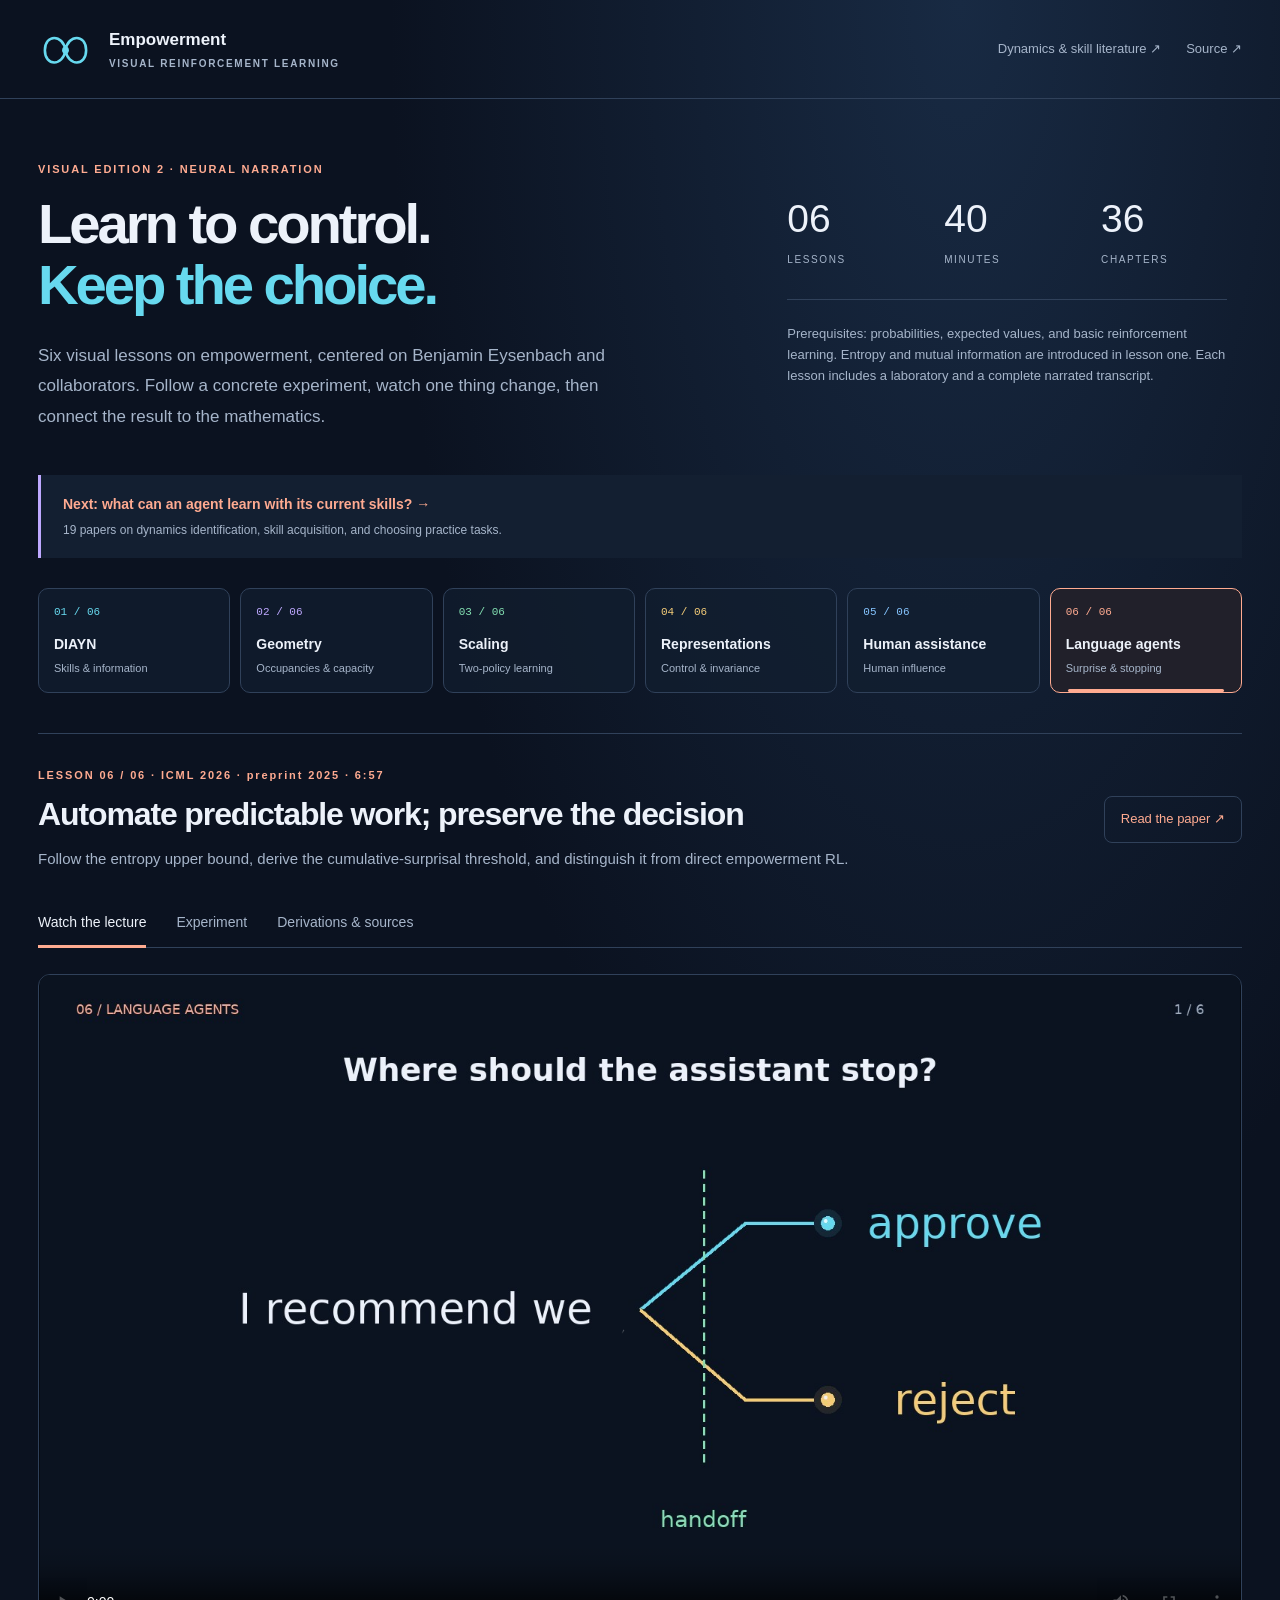
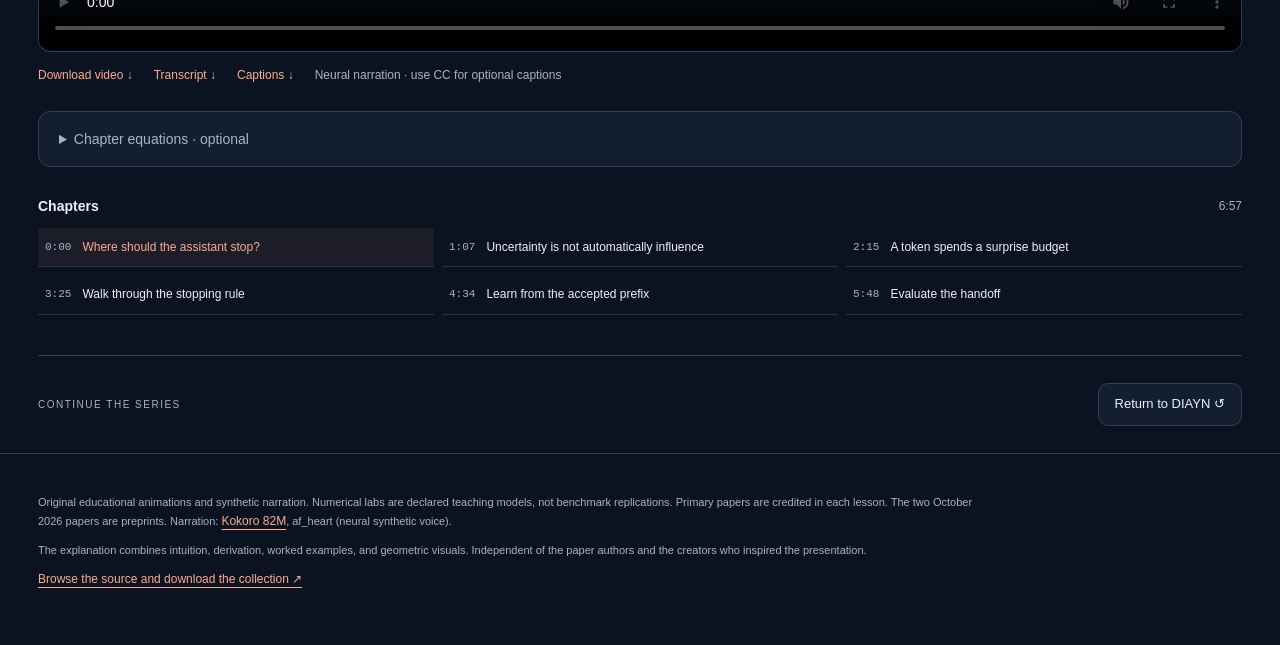
<file: language.html>
<!doctype html>
<html lang="en"><head><meta charset="utf-8"><meta name="viewport" content="width=device-width,initial-scale=1"><meta name="description" content="Six detailed visual lectures and interactive mathematical laboratories on empowerment-based reinforcement learning, centered on Benjamin Eysenbach and collaborators, with primary paper sources, captions and derivations."><meta name="theme-color" content="#0b1220"><title>Empowerment · Visual RL</title><style>:root{color-scheme:dark;--bg:#0b1220;--panel:#131f31;--ink:#edf2fa;--muted:#a6b5ca;--line:#30415a;--accent:#67d9ef;--cyan:#67d9ef;--green:#83e0b2;--purple:#bea8ff;--gold:#f4cc78;--red:#ffab91;font-family:Inter,-apple-system,BlinkMacSystemFont,"Segoe UI",sans-serif}*{box-sizing:border-box}body{margin:0;background:radial-gradient(ellipse at 75% 0,#182a43 0,transparent 42%),var(--bg);color:var(--ink);line-height:1.6}a{color:var(--accent);text-underline-offset:4px}button,input,select{font:inherit}button,a,input,select,summary{-webkit-tap-highlight-color:transparent}button{cursor:pointer}button:focus-visible,a:focus-visible,input:focus-visible,summary:focus-visible,select:focus-visible{outline:3px solid var(--gold);outline-offset:5px}button{color:var(--ink);background:var(--panel);border:1px solid var(--line);border-radius:10px;padding:10px 16px}button:hover{border-color:var(--accent)}button:disabled{opacity:.5;cursor:default}.skip{position:absolute;top:-100px;left:12px;background:var(--bg);padding:12px;z-index:10}.skip:focus{top:12px}.topbar{max-width:1440px;margin:auto;padding:26px 38px;display:flex;justify-content:space-between;align-items:center;border-bottom:1px solid var(--line);gap:24px}.brand{display:flex;gap:16px;align-items:center;text-decoration:none;color:var(--ink);font-size:17px;font-weight:650}.brand svg{width:55px;color:var(--cyan)}.brand small{display:block;font-size:10px;letter-spacing:.17em;color:var(--muted);margin-top:3px}.toplinks{display:flex;gap:25px;font-size:13px}.toplinks a{text-decoration:none;color:var(--muted)}.intro{max-width:1440px;margin:auto;padding:62px 38px 43px;display:grid;grid-template-columns:1.45fr 1fr;gap:90px;align-items:center}.eyebrow{font-size:11px;font-weight:700;letter-spacing:.17em;color:var(--accent);margin:0 0 14px}h1{font-size:clamp(36px,4.4vw,64px);line-height:1.09;letter-spacing:-.055em;margin:0 0 25px;font-weight:650}h1 span{color:var(--cyan)}.lede{max-width:620px;color:var(--muted);font-size:17px;line-height:1.8;margin:0}.course-stats{display:grid;grid-template-columns:repeat(3,1fr);gap:16px;padding:20px 0}.course-stats strong{font-size:39px;line-height:1.3;font-weight:400}.course-stats strong span{display:block;font-size:10px;letter-spacing:.16em;color:var(--muted);margin-top:9px}.course-stats p{grid-column:1/-1;font-size:13px;color:var(--muted);border-top:1px solid var(--line);padding-top:24px;margin-top:17px;max-width:440px}.episode-nav{max-width:1440px;margin:auto;display:grid;grid-template-columns:repeat(6,1fr);gap:10px;padding:0 38px 40px}.episode-card{text-align:left;background:#121e30b3;padding:15px;position:relative;min-width:0}.episode-card .num{display:block;font-size:11px;font-family:monospace;color:var(--ep-color);margin-bottom:12px}.episode-card strong{display:block;font-size:14px;font-weight:600;white-space:nowrap}.episode-card small{display:block;font-size:11px;color:var(--muted);margin-top:4px}.episode-card[aria-current=true]{border-color:var(--ep-color);background:color-mix(in srgb,var(--ep-color) 9%,var(--bg))}.episode-card[aria-current=true]:after{content:"";height:3px;background:var(--ep-color);position:absolute;bottom:0;left:17px;right:17px;border-radius:3px}main{max-width:1440px;margin:0 auto;padding:0 38px}.lesson-heading{border-top:1px solid var(--line);padding:33px 0 26px;display:flex;gap:30px;align-items:center;justify-content:space-between}.lesson-heading h2{font-size:32px;line-height:1.25;letter-spacing:-.035em;margin:0 0 13px}.lesson-heading p:not(.eyebrow){font-size:15px;color:var(--muted);max-width:850px;margin:0}.lesson-heading .eyebrow{margin-bottom:9px}.paper-link{flex-shrink:0;font-size:13px;text-decoration:none;border:1px solid var(--line);padding:12px 16px;border-radius:8px}.tabs{display:flex;gap:30px;border-bottom:1px solid var(--line);margin-bottom:26px}.tabs button{border:0;background:none;border-radius:0;padding:14px 0;font-size:14px;color:var(--muted);position:relative}.tabs button[aria-selected=true]{color:var(--ink)}.tabs button[aria-selected=true]:after{content:"";position:absolute;height:3px;background:var(--accent);left:0;right:0;bottom:-1px}section[hidden]{display:none!important}.watch-grid{display:grid;grid-template-columns:minmax(0,1fr) 280px;gap:28px}.watch-grid>div{min-width:0}video{width:100%;aspect-ratio:16/9;display:block;background:#050a13;border-radius:12px;border:1px solid var(--line)}.downloads{display:flex;gap:21px;flex-wrap:wrap;padding:14px 0;font-size:12px;color:var(--muted)}.downloads a{text-decoration:none}.chapter-header{display:flex;justify-content:space-between;align-items:center;font-size:12px;color:var(--muted);margin-bottom:10px}.chapter-header h3{font-size:14px;color:var(--ink);margin:0}.chapter-button{display:flex;gap:11px;width:100%;background:none;border:0;border-bottom:1px solid #26344b;border-radius:0;text-align:left;font-size:12px;padding:11px 7px;line-height:1.4;align-items:flex-start}.chapter-button time{color:var(--muted);font:11px monospace;white-space:nowrap;margin-top:2px}.chapter-button[aria-current=true]{color:var(--accent);background:color-mix(in srgb,var(--accent) 7%,var(--bg))}.follow{padding:26px;margin-top:12px;background:var(--panel);border:1px solid var(--line);border-radius:12px}.follow h3{margin:0 0 20px;font-size:20px}.follow .eyebrow{font-size:10px}.follow-step{padding:11px 0 15px;opacity:.5;border-top:1px solid var(--line)}.follow-step.current{opacity:1}.follow-step strong{font-size:13px}.follow-step img{display:block;max-width:100%;max-height:54px;margin:12px 0}.follow-step p{font-size:12px;color:var(--muted);margin:0}.lab-head h3{font-size:27px;letter-spacing:-.03em;line-height:1.2;margin:0 0 10px}.lab-head p{color:var(--muted);font-size:14px;max-width:900px;margin:0 0 23px}.lab-grid{display:grid;grid-template-columns:285px minmax(0,1fr);gap:25px}.controls{border:1px solid var(--line);border-radius:12px;padding:23px;background:var(--panel)}.control{display:block;margin-bottom:21px}.control>span{display:flex;justify-content:space-between;gap:8px;font-size:12px;margin-bottom:8px;color:var(--muted)}.control output{color:var(--accent);font:12px monospace}.control input[type=range]{width:100%;accent-color:var(--accent);display:block}.control input[type=number],.control select{width:100%;padding:8px;background:var(--bg);color:var(--ink);border:1px solid var(--line);border-radius:6px;font-size:13px}.check{display:flex;gap:10px;align-items:center;font-size:13px;margin:15px 0}.check input{accent-color:var(--accent)}.lab-buttons{display:flex;gap:9px;flex-wrap:wrap;margin-top:20px}.lab-buttons button{font-size:12px;padding:8px 11px}.plot-panel{border:1px solid var(--line);border-radius:12px;background:var(--panel);padding:20px;min-width:0}.plot-panel canvas{width:100%;height:auto;display:block}.metrics{display:grid;grid-template-columns:repeat(3,minmax(0,1fr));gap:15px;border-top:1px solid var(--line);padding-top:18px;margin-top:8px}.metric strong{display:block;font:25px monospace;color:var(--accent);line-height:1.5}.metric span{font-size:11px;color:var(--muted);display:block}.lab-description{font-size:13px;color:var(--muted);line-height:1.8;margin:20px 0 0}.lab-description code{color:var(--accent);white-space:normal}.lab-assumptions{margin-top:22px;padding:22px 25px;border-left:3px solid var(--accent);background:var(--panel);font-size:13px;line-height:1.8;color:var(--muted)}.lab-assumptions strong{color:var(--ink)}.table-wrap{overflow:auto;margin-top:23px}table{width:100%;border-collapse:collapse;font-size:12px}th,td{text-align:left;border-bottom:1px solid var(--line);padding:9px 12px;white-space:nowrap}th{color:var(--accent);font-weight:500}.note-intro{display:grid;grid-template-columns:1.4fr 1fr;gap:40px;padding:0 0 25px}.note-intro h3{font-size:22px;margin:0 0 10px}.note-intro p,.note-intro li{color:var(--muted);font-size:14px}.source-links{padding:20px;background:var(--panel);border-radius:10px;align-self:start}.source-links a{display:block;font-size:13px;margin:8px 0}.chapter-note{border-top:1px solid var(--line);padding:22px 0}.chapter-note>summary{cursor:pointer;list-style:none;display:flex;gap:15px;align-items:center;font-size:17px;font-weight:600}.chapter-note>summary:before{content:"+";color:var(--accent);font:23px monospace}.chapter-note[open]>summary:before{content:"−"}.chapter-note time{font:11px monospace;color:var(--muted);min-width:36px}.derivations{display:grid;grid-template-columns:1fr;gap:12px;margin:24px 0}.derivation{background:var(--panel);border:1px solid var(--line);border-radius:10px;padding:23px}.derivation h4{margin:0 0 17px;font-size:14px}.derivation img{max-width:100%;max-height:76px;display:block;margin:0 0 14px}.derivation p{font-size:13px;color:var(--muted);margin:0}.source-scope{font-size:12px;color:var(--muted);border-left:2px solid var(--accent);padding:10px 15px}.script{margin:20px 0}.script summary{cursor:pointer;color:var(--accent);font-size:13px}.script p{font-size:15px;line-height:1.9;color:#cfdaea;max-width:920px}.course-footer{border-top:1px solid var(--line);display:flex;justify-content:space-between;align-items:center;padding:27px 0;margin-top:40px}.course-footer span{font-size:10px;letter-spacing:.15em;color:var(--muted)}.course-footer button{font-size:13px}footer{max-width:1440px;margin:0 auto;padding:29px 38px 55px;border-top:1px solid var(--line);font-size:11px;color:var(--muted)}footer p{max-width:950px}footer a{font-size:12px}noscript{padding:30px;display:block}.toast{padding:12px;color:var(--red);font-size:13px}.math-fallback{display:none}
@media(min-width:1500px){.watch-grid{grid-template-columns:minmax(0,1fr) 300px}}@media(max-width:1050px){.intro{gap:35px}.episode-nav{grid-template-columns:repeat(3,1fr)}.watch-grid{grid-template-columns:minmax(0,1fr) 240px}.lab-grid{grid-template-columns:245px minmax(0,1fr)}.metrics{gap:8px}.metric strong{font-size:21px}.paper-link{display:none}}@media(max-width:760px){.topbar{padding:20px}.toplinks a:first-child{display:none}.brand{font-size:14px;gap:10px}.brand svg{width:40px}.brand small{font-size:8px}.intro{padding:35px 20px 25px;display:block}.intro h1{font-size:42px}.lede{font-size:15px}.course-stats{margin-top:20px;padding:13px 0;gap:18px}.course-stats strong{font-size:29px}.course-stats p{margin:0;padding-top:17px;max-width:none}.episode-nav{padding:0 20px 28px;gap:8px}.episode-card{padding:12px 10px}.episode-card strong{font-size:12px}.episode-card .num{margin-bottom:5px}.episode-card small{font-size:10px}main{padding:0 20px}.lesson-heading{padding:25px 0 20px}.lesson-heading h2{font-size:27px}.lesson-heading p:not(.eyebrow){font-size:13px}.tabs{gap:22px}.tabs button{font-size:12px;padding:13px 0}.watch-grid{display:block}.watch-grid aside{margin-top:27px}.chapter-button{font-size:13px}.lab-grid{display:block}.controls{display:grid;grid-template-columns:1fr 1fr;gap:8px 25px;margin-bottom:20px;padding:20px}.control{margin-bottom:8px}.lab-buttons{grid-column:1/-1}.plot-panel{padding:10px}.metrics{grid-template-columns:repeat(3,minmax(0,1fr));gap:9px;padding:15px 5px}.metric strong{font-size:18px}.metric span{font-size:10px}.lab-description{font-size:12px;padding:0 5px}.lab-head h3{font-size:24px}.lab-assumptions{padding:17px;font-size:12px}.follow{padding:20px}.note-intro{display:block}.source-links{margin-top:20px}.chapter-note>summary{font-size:14px;gap:10px}.derivation{padding:18px}.derivation img{max-height:65px}.script p{font-size:14px}.course-footer{gap:15px}.course-footer span{max-width:80px}footer{padding:25px 20px 35px}}
@media(prefers-reduced-motion:reduce){*{scroll-behavior:auto!important}}
.chart-scroll{overflow:auto;max-width:100%;border-radius:6px}.chart-hint{display:none;color:var(--muted);font-size:11px;margin:3px 0 9px}@media(max-width:760px){.chart-scroll canvas{min-width:620px}.chart-hint{display:block}}

.code-panel{margin:28px 0;border:1px solid var(--line);border-radius:12px;padding:22px;min-width:0}.code-panel summary{cursor:pointer;color:var(--accent);font-weight:600}.code-panel p{color:var(--muted);font-size:13px}.code-panel pre{overflow:auto;max-height:620px;background:var(--bg);padding:20px;font-size:12px;line-height:1.65;border-radius:8px}.code-panel a,.lab-buttons a{font-size:12px}.episode-card strong{white-space:normal}

.research-callout{max-width:1364px;margin:0 auto 30px;padding:18px 22px;background:var(--panel);border-left:3px solid var(--purple);font-size:14px}.research-callout a{font-weight:600;text-decoration:none}.research-callout span{display:block;margin-top:5px;font-size:12px;color:var(--muted)}@media(max-width:1440px){.research-callout{margin-left:38px;margin-right:38px}}@media(max-width:760px){.research-callout{margin-left:20px;margin-right:20px}}

/* Edition 2: let the film occupy the full lesson width. */
.watch-grid{display:block}.watch-grid aside{margin-top:28px}.watch-grid #chapters{display:grid;grid-template-columns:repeat(3,minmax(0,1fr));gap:8px}.follow>summary{cursor:pointer;color:var(--muted);font-size:14px}.follow:not([open]){padding:16px 20px}.follow>h3{margin-top:22px}.follow[open] #current-steps{display:grid;grid-template-columns:repeat(3,minmax(0,1fr));gap:20px}.follow-step img{max-width:100%}#player video::cue{font-size:24px;background:#0b1220e8;color:#edf2fa}
@media(max-width:760px){.watch-grid #chapters{grid-template-columns:1fr}.follow[open] #current-steps{grid-template-columns:1fr}#player video::cue{font-size:16px}}
</style></head>
<body data-initial="language">
<a class="skip" href="#main">Skip to lesson</a>
<header class="topbar"><a class="brand" href="index.html" aria-label="Empowerment home"><svg viewBox="0 0 64 38" aria-hidden="true"><path d="M8 20C8 1 29 1 32 20S56 39 56 20 35 1 32 20 8 39 8 20" fill="none" stroke="currentColor" stroke-width="3"/><circle cx="32" cy="20" r="4" fill="currentColor"/></svg><span>Empowerment<small>VISUAL REINFORCEMENT LEARNING</small></span></a><div class="toplinks"><a href="literature.html">Dynamics & skill literature ↗</a><a href="https://github.com/GaTech-RL2/empowerment-rl-explainers">Source ↗</a></div></header>
<div class="intro"><div><p class="eyebrow">VISUAL EDITION 2 · NEURAL NARRATION</p><h1>Learn to control.<br><span>Keep the choice.</span></h1><p class="lede">Six visual lessons on empowerment, centered on Benjamin Eysenbach and collaborators. Follow a concrete experiment, watch one thing change, then connect the result to the mathematics.</p></div><div class="course-stats"><strong>06<span>LESSONS</span></strong><strong>40<span>MINUTES</span></strong><strong>36<span>CHAPTERS</span></strong><p>Prerequisites: probabilities, expected values, and basic reinforcement learning. Entropy and mutual information are introduced in lesson one. Each lesson includes a laboratory and a complete narrated transcript.</p></div></div>
<div class="research-callout"><a href="literature.html">Next: what can an agent learn with its current skills? →</a><span>19 papers on dynamics identification, skill acquisition, and choosing practice tasks.</span></div>
<nav id="episodes" class="episode-nav" aria-label="Choose a lesson"></nav>
<main id="main" tabindex="-1">
<div class="lesson-heading"><div><p id="lesson-kicker" class="eyebrow"></p><h2 id="lesson-title"></h2><p id="lesson-summary"></p></div><a id="paper-link" class="paper-link" target="_blank" rel="noopener">Read the paper ↗</a></div>
<div class="tabs" role="tablist" aria-label="Lesson views"><button role="tab" id="tab-watch" aria-controls="panel-watch" data-tab="watch">Watch the lecture</button><button role="tab" id="tab-lab" aria-controls="panel-lab" data-tab="lab">Experiment</button><button role="tab" id="tab-notes" aria-controls="panel-notes" data-tab="notes">Derivations & sources</button></div>
<section id="panel-watch" role="tabpanel" aria-labelledby="tab-watch"><div class="watch-grid"><div><div id="player"></div><div id="downloads" class="downloads"></div><details class="follow"><summary>Chapter equations · optional</summary><h3 id="current-chapter"></h3><div id="current-steps"></div></details></div><aside><div class="chapter-header"><h3>Chapters</h3><span>7:00</span></div><div id="chapters"></div></aside></div></section>
<section id="panel-lab" role="tabpanel" aria-labelledby="tab-lab" hidden><div id="laboratory"></div></section>
<section id="panel-notes" role="tabpanel" aria-labelledby="tab-notes" hidden><div id="notes"></div></section>
<div class="course-footer"><span>CONTINUE THE SERIES</span><button id="next-lesson">Next lesson →</button></div>
</main>
<footer><p>Original educational animations and synthetic narration. Numerical labs are declared teaching models, not benchmark replications. Primary papers are credited in each lesson. The two October 2026 papers are preprints. Narration: <a href="https://github.com/thewh1teagle/kokoro-onnx">Kokoro 82M</a>, af_heart (neural synthetic voice).</p><p>The explanation combines intuition, derivation, worked examples, and geometric visuals. Independent of the paper authors and the creators who inspired the presentation.</p><a href="https://github.com/GaTech-RL2/empowerment-rl-explainers">Browse the source and download the collection ↗</a></footer>
<noscript><p>This companion needs JavaScript for lesson navigation and experiments. The <a href="media/diayn.mp4">DIAYN video</a> and <a href="transcripts/diayn.txt">transcript</a> can be opened directly.</p></noscript>
<script>window.EPISODES = [{"id": "diayn", "number": "01", "short": "DIAYN", "title": "Learning skills before choosing a task", "paper": "Diversity Is All You Need: Learning Skills without a Reward Function", "authors": "Benjamin Eysenbach, Abhishek Gupta, Julian Ibarz, Sergey Levine", "year": "ICLR 2019 · preprint 2018", "url": "https://arxiv.org/abs/1802.06070", "color": "#67d9ef", "summary": "Start with information, derive the discriminator reward, and separate diverse skills from empowered states.", "sources": [{"title": "Diversity Is All You Need: Learning Skills without a Reward Function", "url": "https://arxiv.org/abs/1802.06070"}, {"title": "The Geometry of Empowerment", "url": "https://arxiv.org/abs/2610.07796"}], "chapters": [{"title": "Can you tell which button I pressed?", "visual": "channel", "steps": [{"title": "Choose an input", "math": "Z\\sim p(z),\\quad S^+\\sim p(s^+\\mid z,s_0)", "explain": "A skill is the message; its outcome is the received signal.", "asset": "assets/math/a530570f329ba9c2.svg"}, {"title": "Subtract uncontrollable randomness", "math": "I(Z;S^+\\mid s_0)=H(S^+\\mid s_0)-H(S^+\\mid Z,s_0)", "explain": "Unpredictable outcomes are not necessarily controllable outcomes.", "asset": "assets/math/5b83855e4e2d87fd.svg"}, {"title": "Optimize the channel input", "math": "\\mathcal{E}(s_0)=\\max_{p(z)}I(Z;S^+\\mid s_0)", "explain": "This capacity is for the specified skill channel and horizon.", "asset": "assets/math/fca4be509fa31e5f.svg"}], "paragraphs": ["Imagine two buttons and a puck. The blue button sends the puck left; the yellow button sends it right. Watch what happens when I press blue. Now hide the buttons. Just by looking at the puck, you can tell which one I pressed. My choice has left a readable mark on the world.", "Let's change one thing. Disconnect both buttons, and let a fan push the puck randomly left or right. There are still two possible outcomes. But now seeing the puck tells you nothing about my choice. Variety by itself is not control. We need outcomes that depend on the input.", "Put those experiments side by side. Both produce the same overall spread of puck positions. Only the working buttons let us send a message. Mutual information measures how much of our choice survives in the outcome. With two equally likely, perfectly readable buttons, that is one bit, or about point six nine nats."], "narration": "Imagine two buttons and a puck. The blue button sends the puck left; the yellow button sends it right. Watch what happens when I press blue. Now hide the buttons. Just by looking at the puck, you can tell which one I pressed. My choice has left a readable mark on the world.\n\nLet's change one thing. Disconnect both buttons, and let a fan push the puck randomly left or right. There are still two possible outcomes. But now seeing the puck tells you nothing about my choice. Variety by itself is not control. We need outcomes that depend on the input.\n\nPut those experiments side by side. Both produce the same overall spread of puck positions. Only the working buttons let us send a message. Mutual information measures how much of our choice survives in the outcome. With two equally likely, perfectly readable buttons, that is one bit, or about point six nine nats.", "source": "Original two-button channel example; empowerment definitions in Geometry §3. DIAYN is a related state-marginal skill objective, not this exact fixed-horizon channel.", "start": 0.0, "end": 60.06462500000001, "duration": 60.06462500000001, "beat_starts": [0.7, 18.86, 37.566]}, {"title": "Turn a button into a skill", "visual": "skills", "steps": [{"title": "Sample a persistent identity", "math": "z\\sim p(z),\\qquad a_t\\sim\\pi_\\theta(a_t\\mid s_t,z)", "explain": "Keep the chosen skill fixed during its rollout.", "asset": "assets/math/6ddf4737c98565ed.svg"}, {"title": "Separate state distributions", "math": "I(Z;S)=H(Z)-H(Z\\mid S)", "explain": "The discriminator sees states, not the action sequence.", "asset": "assets/math/6f4dca56615c0588.svg"}, {"title": "Keep behavior flexible", "math": "\\mathcal{J}=I(Z;S)+\\alpha H(A\\mid S,Z)", "explain": "Distinct state occupancies plus conditional action entropy.", "asset": "assets/math/b8921acac5b593f1.svg"}], "paragraphs": ["A skill is a button that runs a whole behavior. Give the robot a blue label and keep that label fixed while it moves. Give it yellow, and it can learn a different behavior. The policy sees both its current state and the chosen label at every step.", "Now collect many runs. Blue leaves a cloud of visited states; yellow leaves another. Forget the individual paths for a moment and look at those clouds. Where the clouds overlap, the label is hard to guess. As they separate, a state becomes stronger evidence about which skill was running.", "This is the central idea of DIAYN, pronounced dye in: learn skills whose states make their identities recognizable, before specifying a task reward. The method also encourages action randomness within each skill. That flexibility is useful, provided the different skills still leave distinguishable patterns of states."], "narration": "A skill is a button that runs a whole behavior. Give the robot a blue label and keep that label fixed while it moves. Give it yellow, and it can learn a different behavior. The policy sees both its current state and the chosen label at every step.\n\nNow collect many runs. Blue leaves a cloud of visited states; yellow leaves another. Forget the individual paths for a moment and look at those clouds. Where the clouds overlap, the label is hard to guess. As they separate, a state becomes stronger evidence about which skill was running.\n\nThis is the central idea of DIAYN, pronounced dye in: learn skills whose states make their identities recognizable, before specifying a task reward. The method also encourages action randomness within each skill. That flexibility is useful, provided the different skills still leave distinguishable patterns of states.", "source": "DIAYN §§3–4: skill-conditioned policy, state discriminator, and conditional action entropy. The room is an original schematic.", "start": 60.06462500000001, "end": 119.83720833333334, "duration": 59.77258333333333, "beat_starts": [60.964625000000005, 77.90858333333334, 97.17654166666667]}, {"title": "Build a reward from a guessing game", "visual": "bound", "steps": [{"title": "Start from the posterior", "math": "I(Z;S)=\\mathbb{E}[\\log p(z\\mid s)-\\log p(z)]", "explain": "The true posterior is generally unavailable.", "asset": "assets/math/551e628cecb2a669.svg"}, {"title": "Insert a learned decoder", "math": "I(Z;S)=\\mathbb{E}\\log\\frac{q_\\phi(z\\mid s)}{p(z)}+\\mathbb{E}_s D_{KL}(p\\Vert q)", "explain": "The omitted KL term is nonnegative.", "asset": "assets/math/7087eb26e0f07b71.svg"}, {"title": "Use a variational lower bound", "math": "r_z(s)=\\log q_\\phi(z\\mid s)-\\log p(z)", "explain": "Reward states that provide evidence for the sampled skill.", "asset": "assets/math/1ea3de43b6bc9e38.svg"}], "paragraphs": ["Suppose we have four skill labels, all equally likely. Before seeing the robot, a guesser assigns each label probability one quarter. This is the prior. After seeing a state, the guesser updates its probabilities. The probability assigned to the skill that actually ran tells us how much evidence the state provides.", "Compare the probability after seeing the state with the probability before. Divide the two, then take a logarithm. That gives the intrinsic reward. Why a ratio? A guess of one quarter was already available without observing anything. We reward the extra evidence created by the robot's behavior.", "A perfect guesser would recover mutual information when we average this reward. In practice, we train a neural classifier, so its guesses can be wrong. The resulting average is a lower bound. The missing amount is a nonnegative divergence between the true posterior and our classifier, averaged over states."], "narration": "Suppose we have four skill labels, all equally likely. Before seeing the robot, a guesser assigns each label probability one quarter. This is the prior. After seeing a state, the guesser updates its probabilities. The probability assigned to the skill that actually ran tells us how much evidence the state provides.\n\nCompare the probability after seeing the state with the probability before. Divide the two, then take a logarithm. That gives the intrinsic reward. Why a ratio? A guess of one quarter was already available without observing anything. We reward the extra evidence created by the robot's behavior.\n\nA perfect guesser would recover mutual information when we average this reward. In practice, we train a neural classifier, so its guesses can be wrong. The resulting average is a lower bound. The missing amount is a nonnegative divergence between the true posterior and our classifier, averaged over states.", "source": "DIAYN variational discriminator reward; the KL decomposition is a standard information-theory identity, derived here with original notation.", "start": 119.83720833333334, "end": 184.83916666666667, "duration": 65.00195833333333, "beat_starts": [120.73720833333334, 142.47254166666667, 163.12120833333333]}, {"title": "Watch the reward change", "visual": "reward", "steps": [{"title": "Four equally likely skills", "math": "p(z)=1/4,\\qquad H(Z)=\\log 4", "explain": "All logarithms in these lessons use natural units: nats.", "asset": "assets/math/71b11884db0605ab.svg"}, {"title": "A confident correct prediction", "math": "q(z\\mid s)=0.8\\;\\Rightarrow\\;r=\\log(3.2)\\approx1.163", "explain": "The state provides positive evidence for its skill.", "asset": "assets/math/edf95c0b1bc9f3b0.svg"}, {"title": "Compare against chance", "math": "q(z\\mid s)=0.25\\;\\Rightarrow\\;r=0", "explain": "A wrong confident prediction can produce negative reward.", "asset": "assets/math/90c9b1a60d5c764a.svg"}], "paragraphs": ["Let's put numbers on the picture. The true label is blue. Its prior probability is one quarter, and the classifier now assigns it point eight. That is three point two times the prior probability. Taking the natural logarithm gives a positive reward of about one point one six nats.", "Now move the state into the overlap. The classifier returns to one quarter for blue, exactly where it started before seeing the state. The ratio becomes one, and its logarithm becomes zero. A state that reveals nothing about the label earns no information reward in this example.", "Finally, imagine a confident mistake. The classifier assigns the true blue label probability point zero five, even though it strongly prefers another label. Blue's reward is now negative. Confidence alone is not the target; the observation has to provide evidence for the skill that was actually selected."], "narration": "Let's put numbers on the picture. The true label is blue. Its prior probability is one quarter, and the classifier now assigns it point eight. That is three point two times the prior probability. Taking the natural logarithm gives a positive reward of about one point one six nats.\n\nNow move the state into the overlap. The classifier returns to one quarter for blue, exactly where it started before seeing the state. The ratio becomes one, and its logarithm becomes zero. A state that reveals nothing about the label earns no information reward in this example.\n\nFinally, imagine a confident mistake. The classifier assigns the true blue label probability point zero five, even though it strongly prefers another label. Blue's reward is now negative. Confidence alone is not the target; the observation has to provide evidence for the skill that was actually selected.", "source": "Original four-skill arithmetic and exact finite-channel teaching model; reward form from DIAYN.", "start": 184.83916666666667, "end": 248.12375, "duration": 63.28458333333333, "beat_starts": [185.73916666666668, 205.79250000000002, 225.43312500000002]}, {"title": "Learn the behavior and the guesser", "visual": "training", "steps": [{"title": "Collect labeled experience", "math": "\\mathcal{D}\\leftarrow\\mathcal{D}\\cup\\{(s,a,s^\\prime,z)\\}", "explain": "The skill label is self-generated supervision.", "asset": "assets/math/02c81b57687f2fcd.svg"}, {"title": "Train the discriminator", "math": "\\max_\\phi\\;\\mathbb{E}_{\\mathcal{D}}\\log q_\\phi(z\\mid s)", "explain": "Classification changes the intrinsic reward landscape.", "asset": "assets/math/e24e85f6ae929ee1.svg"}, {"title": "Improve the skill policy", "math": "\\max_\\theta\\;\\mathbb{E}\\sum_t\\gamma^t[r_z(s_t)+\\alpha H(\\pi_\\theta)]", "explain": "An entropy-regularized RL optimizer improves behavior.", "asset": "assets/math/18d4bec6e2d64a83.svg"}], "paragraphs": ["Where do the training labels come from? We chose them ourselves. Sample blue, run the policy, and store the visited states with that blue label. These labeled examples train the classifier. It learns which regions of the world each skill tends to visit, without receiving a downstream task reward.", "Then the classifier supplies rewards to the policy. States that make blue easier to recognize become attractive when the robot is running the blue skill. The policy improves, its state cloud changes, and the classifier learns again. Picture a feedback loop between better experiments and a better reader of their effects.", "At first the clouds may nearly coincide. Learning can pull them apart, while the action entropy term allows multiple ways of producing each recognizable pattern. This is an optimization process, not a guarantee. A weak classifier can give poor rewards, and the features it sees determine which differences count."], "narration": "Where do the training labels come from? We chose them ourselves. Sample blue, run the policy, and store the visited states with that blue label. These labeled examples train the classifier. It learns which regions of the world each skill tends to visit, without receiving a downstream task reward.\n\nThen the classifier supplies rewards to the policy. States that make blue easier to recognize become attractive when the robot is running the blue skill. The policy improves, its state cloud changes, and the classifier learns again. Picture a feedback loop between better experiments and a better reader of their effects.\n\nAt first the clouds may nearly coincide. Learning can pull them apart, while the action entropy term allows multiple ways of producing each recognizable pattern. This is an optimization process, not a guarantee. A weak classifier can give poor rewards, and the features it sees determine which differences count.", "source": "DIAYN training structure and entropy-regularized learning; replay explanation and finite-channel code are educational illustrations.", "start": 248.12375, "end": 312.5729583333334, "duration": 64.44920833333342, "beat_starts": [249.02375, 268.77108333333337, 290.3556666666667]}, {"title": "A repertoire is a beginning", "visual": "options", "steps": [{"title": "State what was learned", "math": "\\pi(a\\mid s,z)\\quad\\mathrm{and}\\quad q(z\\mid s)", "explain": "A behavioral repertoire and a decoder.", "asset": "assets/math/b4123021ce6b3592.svg"}, {"title": "Separate skill use from preparation", "math": "I_\\pi(Z;S^+\\mid s_0)\\leq\\mathcal{E}(s_0)", "explain": "A particular skill set supplies evidence about capacity.", "asset": "assets/math/9f7d951a20cc3adc.svg"}, {"title": "Ask where skills remain available", "math": "\\max_\\mu\\;\\mathbb{E}_\\mu\\sum_t\\gamma^t\\mathcal{E}(S_t)", "explain": "The next lessons add an outer state-seeking objective.", "asset": "assets/math/54728f8f7ea2e6b0.svg"}], "paragraphs": ["After training, the labels act like a small menu of behaviors. A later task can try them, select one, or build a longer sequence from several. But the menu need not contain every useful behavior. Learning distinguishable skills does not prove that the robot can solve an arbitrary future task.", "Return to our buttons, now placed at a junction. Each button takes the robot down a different one-way passage. The choices are perfectly distinguishable. Yet after leaving the junction, the robot may have very few choices left. Demonstrating control and preserving future control are different objectives.", "Keep the picture of the two clouds in mind. DIAYN asks for behaviors whose states reveal which skill produced them. The classifier turns that question into reward. Next, we will ask where a robot should stand so that many such choices remain available. That takes us from learning skills to the geometry of empowerment."], "narration": "After training, the labels act like a small menu of behaviors. A later task can try them, select one, or build a longer sequence from several. But the menu need not contain every useful behavior. Learning distinguishable skills does not prove that the robot can solve an arbitrary future task.\n\nReturn to our buttons, now placed at a junction. Each button takes the robot down a different one-way passage. The choices are perfectly distinguishable. Yet after leaving the junction, the robot may have very few choices left. Demonstrating control and preserving future control are different objectives.\n\nKeep the picture of the two clouds in mind. DIAYN asks for behaviors whose states reveal which skill produced them. The classifier turns that question into reward. Next, we will ask where a robot should stand so that many such choices remain available. That takes us from learning skills to the geometry of empowerment.", "source": "DIAYN transfer motivation; effective-versus-potential distinction from Geometry §3. The platform example is original.", "start": 312.5729583333334, "end": 377.60758333333354, "duration": 65.03462500000012, "beat_starts": [313.4729583333334, 334.3636250000001, 355.2769166666668]}], "target_duration": 420, "duration": 377.60758, "subtitles": [{"start": 0.7, "end": 9.487333333333332, "text": "Imagine two buttons and a puck. The blue button sends the puck left; the yellow button sends it right. Watch what happens when I press blue."}, {"start": 9.907333333333332, "end": 18.11, "text": "Now hide the buttons. Just by looking at the puck, you can tell which one I pressed. My choice has left a readable mark on the world."}, {"start": 18.86, "end": 27.66, "text": "Let's change one thing. Disconnect both buttons, and let a fan push the puck randomly left or right. There are still two possible outcomes."}, {"start": 28.080000000000002, "end": 36.816, "text": "But now seeing the puck tells you nothing about my choice. Variety by itself is not control. We need outcomes that depend on the input."}, {"start": 37.566, "end": 46.78266666666667, "text": "Put those experiments side by side. Both produce the same overall spread of puck positions. Only the working buttons let us send a message."}, {"start": 47.20266666666667, "end": 58.76462500000001, "text": "Mutual information measures how much of our choice survives in the outcome. With two equally likely, perfectly readable buttons, that is one bit, or about point six nine nats."}, {"start": 60.964625000000005, "end": 68.58995833333334, "text": "A skill is a button that runs a whole behavior. Give the robot a blue label and keep that label fixed while it moves."}, {"start": 69.00995833333334, "end": 77.15858333333334, "text": "Give it yellow, and it can learn a different behavior. The policy sees both its current state and the chosen label at every step."}, {"start": 77.90858333333334, "end": 87.61454166666667, "text": "Now collect many runs. Blue leaves a cloud of visited states; yellow leaves another. Forget the individual paths for a moment and look at those clouds."}, {"start": 88.03454166666667, "end": 96.42654166666667, "text": "Where the clouds overlap, the label is hard to guess. As they separate, a state becomes stronger evidence about which skill was running."}, {"start": 97.17654166666667, "end": 107.54654166666667, "text": "This is the central idea of DIAYN, pronounced dye in: learn skills whose states make their identities recognizable, before specifying a task reward."}, {"start": 107.96654166666667, "end": 118.53720833333334, "text": "The method also encourages action randomness within each skill. That flexibility is useful, provided the different skills still leave distinguishable patterns of states."}, {"start": 120.73720833333334, "end": 131.0945416666667, "text": "Suppose we have four skill labels, all equally likely. Before seeing the robot, a guesser assigns each label probability one quarter. This is the prior."}, {"start": 131.51454166666667, "end": 141.72254166666667, "text": "After seeing a state, the guesser updates its probabilities. The probability assigned to the skill that actually ran tells us how much evidence the state provides."}, {"start": 142.47254166666667, "end": 151.88120833333335, "text": "Compare the probability after seeing the state with the probability before. Divide the two, then take a logarithm. That gives the intrinsic reward."}, {"start": 152.30120833333334, "end": 162.37120833333333, "text": "Why a ratio? A guess of one quarter was already available without observing anything. We reward the extra evidence created by the robot's behavior."}, {"start": 163.12120833333333, "end": 172.9125, "text": "A perfect guesser would recover mutual information when we average this reward. In practice, we train a neural classifier, so its guesses can be wrong."}, {"start": 173.33249999999998, "end": 183.53916666666666, "text": "The resulting average is a lower bound. The missing amount is a nonnegative divergence between the true posterior and our classifier, averaged over states."}, {"start": 185.73916666666668, "end": 195.0031666666667, "text": "Let's put numbers on the picture. The true label is blue. Its prior probability is one quarter, and the classifier now assigns it point eight."}, {"start": 195.42316666666667, "end": 205.04250000000002, "text": "That is three point two times the prior probability. Taking the natural logarithm gives a positive reward of about one point one six nats."}, {"start": 205.79250000000002, "end": 214.2371666666667, "text": "Now move the state into the overlap. The classifier returns to one quarter for blue, exactly where it started before seeing the state."}, {"start": 214.65716666666668, "end": 224.68312500000002, "text": "The ratio becomes one, and its logarithm becomes zero. A state that reveals nothing about the label earns no information reward in this example."}, {"start": 225.43312500000002, "end": 236.37641666666667, "text": "Finally, imagine a confident mistake. The classifier assigns the true blue label probability point zero five, even though it strongly prefers another label."}, {"start": 236.79641666666666, "end": 246.82375, "text": "Blue's reward is now negative. Confidence alone is not the target; the observation has to provide evidence for the skill that was actually selected."}, {"start": 249.02375, "end": 257.71175, "text": "Where do the training labels come from? We chose them ourselves. Sample blue, run the policy, and store the visited states with that blue label."}, {"start": 258.13175, "end": 268.02108333333337, "text": "These labeled examples train the classifier. It learns which regions of the world each skill tends to visit, without receiving a downstream task reward."}, {"start": 268.77108333333337, "end": 278.43437500000005, "text": "Then the classifier supplies rewards to the policy. States that make blue easier to recognize become attractive when the robot is running the blue skill."}, {"start": 278.85437500000006, "end": 289.6056666666667, "text": "The policy improves, its state cloud changes, and the classifier learns again. Picture a feedback loop between better experiments and a better reader of their effects."}, {"start": 290.3556666666667, "end": 301.0002916666667, "text": "At first the clouds may nearly coincide. Learning can pull them apart, while the action entropy term allows multiple ways of producing each recognizable pattern."}, {"start": 301.42029166666674, "end": 311.2729583333334, "text": "This is an optimization process, not a guarantee. A weak classifier can give poor rewards, and the features it sees determine which differences count."}, {"start": 313.4729583333334, "end": 323.0936250000001, "text": "After training, the labels act like a small menu of behaviors. A later task can try them, select one, or build a longer sequence from several."}, {"start": 323.5136250000001, "end": 333.6136250000001, "text": "But the menu need not contain every useful behavior. Learning distinguishable skills does not prove that the robot can solve an arbitrary future task."}, {"start": 334.3636250000001, "end": 344.1022916666668, "text": "Return to our buttons, now placed at a junction. Each button takes the robot down a different one-way passage. The choices are perfectly distinguishable."}, {"start": 344.52229166666683, "end": 354.5269166666668, "text": "Yet after leaving the junction, the robot may have very few choices left. Demonstrating control and preserving future control are different objectives."}, {"start": 355.2769166666668, "end": 365.76225000000017, "text": "Keep the picture of the two clouds in mind. DIAYN asks for behaviors whose states reveal which skill produced them. The classifier turns that question into reward."}, {"start": 366.1822500000002, "end": 376.3075833333335, "text": "Next, we will ask where a robot should stand so that many such choices remain available. That takes us from learning skills to the geometry of empowerment."}], "cues": [{"start": 0.7, "end": 9.487333333333332, "chapter": 0, "beat": 0, "part": 0, "text": "Imagine two buttons and a puck. The blue button sends the puck left; the yellow button sends it right. Watch what happens when I press blue."}, {"start": 9.907333333333332, "end": 18.11, "chapter": 0, "beat": 0, "part": 1, "text": "Now hide the buttons. Just by looking at the puck, you can tell which one I pressed. My choice has left a readable mark on the world."}, {"start": 18.86, "end": 27.66, "chapter": 0, "beat": 1, "part": 0, "text": "Let's change one thing. Disconnect both buttons, and let a fan push the puck randomly left or right. There are still two possible outcomes."}, {"start": 28.080000000000002, "end": 36.816, "chapter": 0, "beat": 1, "part": 1, "text": "But now seeing the puck tells you nothing about my choice. Variety by itself is not control. We need outcomes that depend on the input."}, {"start": 37.566, "end": 46.78266666666667, "chapter": 0, "beat": 2, "part": 0, "text": "Put those experiments side by side. Both produce the same overall spread of puck positions. Only the working buttons let us send a message."}, {"start": 47.20266666666667, "end": 58.76462500000001, "chapter": 0, "beat": 2, "part": 1, "text": "Mutual information measures how much of our choice survives in the outcome. With two equally likely, perfectly readable buttons, that is one bit, or about point six nine nats."}, {"start": 60.964625000000005, "end": 68.58995833333334, "chapter": 1, "beat": 0, "part": 0, "text": "A skill is a button that runs a whole behavior. Give the robot a blue label and keep that label fixed while it moves."}, {"start": 69.00995833333334, "end": 77.15858333333334, "chapter": 1, "beat": 0, "part": 1, "text": "Give it yellow, and it can learn a different behavior. The policy sees both its current state and the chosen label at every step."}, {"start": 77.90858333333334, "end": 87.61454166666667, "chapter": 1, "beat": 1, "part": 0, "text": "Now collect many runs. Blue leaves a cloud of visited states; yellow leaves another. Forget the individual paths for a moment and look at those clouds."}, {"start": 88.03454166666667, "end": 96.42654166666667, "chapter": 1, "beat": 1, "part": 1, "text": "Where the clouds overlap, the label is hard to guess. As they separate, a state becomes stronger evidence about which skill was running."}, {"start": 97.17654166666667, "end": 107.54654166666667, "chapter": 1, "beat": 2, "part": 0, "text": "This is the central idea of DIAYN, pronounced dye in: learn skills whose states make their identities recognizable, before specifying a task reward."}, {"start": 107.96654166666667, "end": 118.53720833333334, "chapter": 1, "beat": 2, "part": 1, "text": "The method also encourages action randomness within each skill. That flexibility is useful, provided the different skills still leave distinguishable patterns of states."}, {"start": 120.73720833333334, "end": 131.0945416666667, "chapter": 2, "beat": 0, "part": 0, "text": "Suppose we have four skill labels, all equally likely. Before seeing the robot, a guesser assigns each label probability one quarter. This is the prior."}, {"start": 131.51454166666667, "end": 141.72254166666667, "chapter": 2, "beat": 0, "part": 1, "text": "After seeing a state, the guesser updates its probabilities. The probability assigned to the skill that actually ran tells us how much evidence the state provides."}, {"start": 142.47254166666667, "end": 151.88120833333335, "chapter": 2, "beat": 1, "part": 0, "text": "Compare the probability after seeing the state with the probability before. Divide the two, then take a logarithm. That gives the intrinsic reward."}, {"start": 152.30120833333334, "end": 162.37120833333333, "chapter": 2, "beat": 1, "part": 1, "text": "Why a ratio? A guess of one quarter was already available without observing anything. We reward the extra evidence created by the robot's behavior."}, {"start": 163.12120833333333, "end": 172.9125, "chapter": 2, "beat": 2, "part": 0, "text": "A perfect guesser would recover mutual information when we average this reward. In practice, we train a neural classifier, so its guesses can be wrong."}, {"start": 173.33249999999998, "end": 183.53916666666666, "chapter": 2, "beat": 2, "part": 1, "text": "The resulting average is a lower bound. The missing amount is a nonnegative divergence between the true posterior and our classifier, averaged over states."}, {"start": 185.73916666666668, "end": 195.0031666666667, "chapter": 3, "beat": 0, "part": 0, "text": "Let's put numbers on the picture. The true label is blue. Its prior probability is one quarter, and the classifier now assigns it point eight."}, {"start": 195.42316666666667, "end": 205.04250000000002, "chapter": 3, "beat": 0, "part": 1, "text": "That is three point two times the prior probability. Taking the natural logarithm gives a positive reward of about one point one six nats."}, {"start": 205.79250000000002, "end": 214.2371666666667, "chapter": 3, "beat": 1, "part": 0, "text": "Now move the state into the overlap. The classifier returns to one quarter for blue, exactly where it started before seeing the state."}, {"start": 214.65716666666668, "end": 224.68312500000002, "chapter": 3, "beat": 1, "part": 1, "text": "The ratio becomes one, and its logarithm becomes zero. A state that reveals nothing about the label earns no information reward in this example."}, {"start": 225.43312500000002, "end": 236.37641666666667, "chapter": 3, "beat": 2, "part": 0, "text": "Finally, imagine a confident mistake. The classifier assigns the true blue label probability point zero five, even though it strongly prefers another label."}, {"start": 236.79641666666666, "end": 246.82375, "chapter": 3, "beat": 2, "part": 1, "text": "Blue's reward is now negative. Confidence alone is not the target; the observation has to provide evidence for the skill that was actually selected."}, {"start": 249.02375, "end": 257.71175, "chapter": 4, "beat": 0, "part": 0, "text": "Where do the training labels come from? We chose them ourselves. Sample blue, run the policy, and store the visited states with that blue label."}, {"start": 258.13175, "end": 268.02108333333337, "chapter": 4, "beat": 0, "part": 1, "text": "These labeled examples train the classifier. It learns which regions of the world each skill tends to visit, without receiving a downstream task reward."}, {"start": 268.77108333333337, "end": 278.43437500000005, "chapter": 4, "beat": 1, "part": 0, "text": "Then the classifier supplies rewards to the policy. States that make blue easier to recognize become attractive when the robot is running the blue skill."}, {"start": 278.85437500000006, "end": 289.6056666666667, "chapter": 4, "beat": 1, "part": 1, "text": "The policy improves, its state cloud changes, and the classifier learns again. Picture a feedback loop between better experiments and a better reader of their effects."}, {"start": 290.3556666666667, "end": 301.0002916666667, "chapter": 4, "beat": 2, "part": 0, "text": "At first the clouds may nearly coincide. Learning can pull them apart, while the action entropy term allows multiple ways of producing each recognizable pattern."}, {"start": 301.42029166666674, "end": 311.2729583333334, "chapter": 4, "beat": 2, "part": 1, "text": "This is an optimization process, not a guarantee. A weak classifier can give poor rewards, and the features it sees determine which differences count."}, {"start": 313.4729583333334, "end": 323.0936250000001, "chapter": 5, "beat": 0, "part": 0, "text": "After training, the labels act like a small menu of behaviors. A later task can try them, select one, or build a longer sequence from several."}, {"start": 323.5136250000001, "end": 333.6136250000001, "chapter": 5, "beat": 0, "part": 1, "text": "But the menu need not contain every useful behavior. Learning distinguishable skills does not prove that the robot can solve an arbitrary future task."}, {"start": 334.3636250000001, "end": 344.1022916666668, "chapter": 5, "beat": 1, "part": 0, "text": "Return to our buttons, now placed at a junction. Each button takes the robot down a different one-way passage. The choices are perfectly distinguishable."}, {"start": 344.52229166666683, "end": 354.5269166666668, "chapter": 5, "beat": 1, "part": 1, "text": "Yet after leaving the junction, the robot may have very few choices left. Demonstrating control and preserving future control are different objectives."}, {"start": 355.2769166666668, "end": 365.76225000000017, "chapter": 5, "beat": 2, "part": 0, "text": "Keep the picture of the two clouds in mind. DIAYN asks for behaviors whose states reveal which skill produced them. The classifier turns that question into reward."}, {"start": 366.1822500000002, "end": 376.3075833333335, "chapter": 5, "beat": 2, "part": 1, "text": "Next, we will ask where a robot should stand so that many such choices remain available. That takes us from learning skills to the geometry of empowerment."}], "voice": "Kokoro 82M · af_heart · neural synthetic narration", "edition": 2}, {"id": "geometry", "number": "02", "short": "Geometry", "title": "Where are the states with the most options?", "paper": "The Geometry of Empowerment", "authors": "Catherine Ji, Vivek Myers, Sergey Levine, Benjamin Eysenbach", "year": "October 2026 preprint", "url": "https://arxiv.org/abs/2610.07796", "color": "#bea8ff", "summary": "See occupancy distributions as points, mutual information as a KL radius, and why empowerment does not guarantee every reward.", "sources": [{"title": "The Geometry of Empowerment", "url": "https://arxiv.org/abs/2610.07796"}, {"title": "Diversity Is All You Need: Learning Skills without a Reward Function", "url": "https://arxiv.org/abs/1802.06070"}], "chapters": [{"title": "A junction and a dead end", "visual": "options", "steps": [{"title": "Actualized control", "math": "\\mathcal{E}_{\\mathrm{eff}}(\\pi,s)=I_\\pi(Z;S^+\\mid s)", "explain": "A fixed skill family realizes a particular amount of information.", "asset": "assets/math/adda9cc2f5085350.svg"}, {"title": "Available control", "math": "\\mathcal{E}_{\\mathrm{pot}}(s)=\\sup_{\\pi,p(z)}I_\\pi(Z;S^+\\mid s)", "explain": "Capacity optimizes the available skill channel.", "asset": "assets/math/93462fac7e7020ce.svg"}, {"title": "Navigate toward capacity", "math": "\\mu^*=\\arg\\max_\\mu\\mathbb{E}_\\mu\\sum_t\\gamma^t\\mathcal{E}_{\\mathrm{pot}}(S_t)", "explain": "The outer policy seeks states from which choices are possible.", "asset": "assets/math/a89eec54dabdc9ab.svg"}], "paragraphs": ["Place a robot at a junction with three exits. From here it can deliberately reach the blue room, the yellow room, or the pink room. Move it into a dead end with a one-way entrance. The robot still exists, but two of those choices have disappeared. Location changes its opportunities.", "At the junction, selecting a skill sends a readable message into the future. At the dead end, different skill labels may all produce the same result. The Geometry of Empowerment separates the control a particular skill family achieves from the best control available at the current starting state.", "There is then a second question: how should the robot move to obtain that opportunity? Returning to a useful junction may matter more than immediately exercising a skill. We will build the geometry behind this idea using three rooms. This small example illustrates the mathematics; it is not a reconstruction of the paper's experiments."], "narration": "Place a robot at a junction with three exits. From here it can deliberately reach the blue room, the yellow room, or the pink room. Move it into a dead end with a one-way entrance. The robot still exists, but two of those choices have disappeared. Location changes its opportunities.\n\nAt the junction, selecting a skill sends a readable message into the future. At the dead end, different skill labels may all produce the same result. The Geometry of Empowerment separates the control a particular skill family achieves from the best control available at the current starting state.\n\nThere is then a second question: how should the robot move to obtain that opportunity? Returning to a useful junction may matter more than immediately exercising a skill. We will build the geometry behind this idea using three rooms. This small example illustrates the mathematics; it is not a reconstruction of the paper's experiments.", "source": "Geometry §3 definitions. The one-way junction is an original finite-channel illustration.", "start": 0.0, "end": 64.08391666666667, "duration": 64.08391666666667, "beat_starts": [0.7, 20.639333333333333, 40.67929166666667]}, {"title": "A point can represent a distribution", "visual": "simplex", "steps": [{"title": "A normalized discounted future", "math": "d_z(s^+\\mid s_0)=(1-\\gamma)\\sum_{t=0}^{\\infty}\\gamma^t p(s_{t+1}=s^+\\mid s_0,z)", "explain": "Sample a future time geometrically, beginning at the next step.", "asset": "assets/math/9bff07834a267ae2.svg"}, {"title": "Every distribution is a point", "math": "d_z\\in\\Delta^{n-1},\\qquad\\sum_{i=1}^n d_z(i)=1", "explain": "Three outcomes form a triangle, not ordinary physical space.", "asset": "assets/math/21fe982e42307fc1.svg"}, {"title": "Mix the skills", "math": "\\bar d=\\sum_z p(z)d_z", "explain": "A random skill selection produces a mixture occupancy.", "asset": "assets/math/41d88871728bfe6b.svg"}], "paragraphs": ["A skill does not always end in one room. Suppose blue reaches its room half the time, yellow's room one quarter, and pink's room one quarter. Draw those probabilities as three bars. Their heights must add to one. We can represent the same three numbers with a single point inside a triangle.", "The blue corner means all probability is in blue. Halfway along the blue-yellow edge means half in each, with no probability in pink. The center means equal probability for all three rooms. Moving a point in this triangle changes a distribution, not the robot's physical position.", "The paper uses distributions of future states sampled at a discounted random time, rather than just a fixed endpoint. Near-future states receive more weight. The weights are normalized to sum to one. Once we have a distribution for each skill, the same probability geometry applies to those future-state occupancies."], "narration": "A skill does not always end in one room. Suppose blue reaches its room half the time, yellow's room one quarter, and pink's room one quarter. Draw those probabilities as three bars. Their heights must add to one. We can represent the same three numbers with a single point inside a triangle.\n\nThe blue corner means all probability is in blue. Halfway along the blue-yellow edge means half in each, with no probability in pink. The center means equal probability for all three rooms. Moving a point in this triangle changes a distribution, not the robot's physical position.\n\nThe paper uses distributions of future states sampled at a discounted random time, rather than just a fixed endpoint. Near-future states receive more weight. The weights are normalized to sum to one. Once we have a distribution for each skill, the same probability geometry applies to those future-state occupancies.", "source": "Geometry §3 discounted occupancy and §4 information geometry. Triangle construction is an original three-outcome example.", "start": 64.08391666666667, "end": 126.84849999999999, "duration": 62.76458333333332, "beat_starts": [64.98391666666667, 84.959875, 104.41383333333333]}, {"title": "Information is separation from the average", "visual": "radius", "steps": [{"title": "Measure a skill against the mixture", "math": "D_{KL}(d_z\\Vert\\bar d)=\\sum_i d_z(i)\\log\\frac{d_z(i)}{\\bar d(i)}", "explain": "KL compares probabilities; it is asymmetric and not Euclidean distance.", "asset": "assets/math/7befd731cee96f3b.svg"}, {"title": "Average over skill choices", "math": "I(Z;S^+)=\\sum_z p(z)D_{KL}(d_z\\Vert\\bar d)", "explain": "For a fixed prior, this is an average—not the maximum radius.", "asset": "assets/math/956a4846f3ba6f41.svg"}, {"title": "Optimize a finite channel", "math": "C=\\min_q\\max_z D_{KL}(d_z\\Vert q)", "explain": "The information-radius dual holds for a finite fixed channel.", "asset": "assets/math/8a480ca84cb68360.svg"}], "paragraphs": ["Give each skill its own point. If blue, yellow, and pink reliably reach different rooms, their points sit near different corners of our probability triangle. Now choose a skill at random. The overall outcome distribution is the weighted average of the three points. Equal sampling places that mixture at the center.", "Compare a skill's outcome distribution with that average. A large difference means observing the outcome provides evidence about which skill was chosen. The relevant difference is a Kullback Leibler divergence, or KL. Mutual information is the sampling-weighted average of these divergences, not the largest one.", "Now slide all three skill points toward the center. Their outcomes become harder to distinguish, so the information falls. When they coincide, it is zero. This explains why three names do not necessarily give three choices. What matters is the difference between the distributions those names can actually produce."], "narration": "Give each skill its own point. If blue, yellow, and pink reliably reach different rooms, their points sit near different corners of our probability triangle. Now choose a skill at random. The overall outcome distribution is the weighted average of the three points. Equal sampling places that mixture at the center.\n\nCompare a skill's outcome distribution with that average. A large difference means observing the outcome provides evidence about which skill was chosen. The relevant difference is a Kullback Leibler divergence, or KL. Mutual information is the sampling-weighted average of these divergences, not the largest one.\n\nNow slide all three skill points toward the center. Their outcomes become harder to distinguish, so the information falls. When they coincide, it is zero. This explains why three names do not necessarily give three choices. What matters is the difference between the distributions those names can actually produce.", "source": "Geometry §4.1; standard finite-channel information-radius dual, derived with original probability-simplex diagrams.", "start": 126.84849999999999, "end": 192.93179166666664, "duration": 66.08329166666665, "beat_starts": [127.74849999999999, 148.81716666666665, 170.61649999999997]}, {"title": "Count effects, not labels", "visual": "capacity", "steps": [{"title": "Perfectly distinguishable futures", "math": "C=\\log m\\quad\\text{for }m\\text{ distinct deterministic outputs}", "explain": "Duplicate inputs do not add new channel outputs.", "asset": "assets/math/09c24e362313c4f2.svg"}, {"title": "Noisy binary control", "math": "C=\\log 2-h(\\epsilon)", "explain": "For a binary symmetric channel; h is binary entropy in nats.", "asset": "assets/math/9ce86bcf0865468c.svg"}, {"title": "Independent outcomes erase control", "math": "p(s^+\\mid z)=p(s^+)\\;\\Rightarrow\\;I=0", "explain": "A broad random future may carry no information about the input.", "asset": "assets/math/685a2eee3b7b3720.svg"}], "paragraphs": ["Add a fourth skill, colored teal, that does exactly what blue does. We have increased the number of labels, but added no new physical effect. If we optimize how often each label is selected, the channel capacity stays the same. Duplicating a button does not create a new distinguishable outcome.", "Noise also shrinks control. Consider just blue and yellow, and gradually increase the chance that each button produces the other button's outcome. At a fifty-fifty outcome for either input, the buttons become indistinguishable. Outcome randomness remains, but information about our choice has vanished.", "Capacity lets us optimize the input probabilities too. For a fixed finite channel, it equals the smallest possible worst-case KL distance to a reference distribution. Think of finding the best center for a KL information radius. This is a capacity identity after optimization, not a formula replacing every fixed-prior average."], "narration": "Add a fourth skill, colored teal, that does exactly what blue does. We have increased the number of labels, but added no new physical effect. If we optimize how often each label is selected, the channel capacity stays the same. Duplicating a button does not create a new distinguishable outcome.\n\nNoise also shrinks control. Consider just blue and yellow, and gradually increase the chance that each button produces the other button's outcome. At a fifty-fifty outcome for either input, the buttons become indistinguishable. Outcome randomness remains, but information about our choice has vanished.\n\nCapacity lets us optimize the input probabilities too. For a fixed finite channel, it equals the smallest possible worst-case KL distance to a reference distribution. Think of finding the best center for a KL information radius. This is a capacity identity after optimization, not a formula replacing every fixed-prior average.", "source": "Original exact categorical examples. The deterministic reachability interpretation is discussed in Geometry appendix B.1.", "start": 192.93179166666664, "end": 259.60962499999994, "duration": 66.6778333333333, "beat_starts": [193.83179166666665, 214.1750833333333, 234.6590416666666]}, {"title": "Why more options is not every reward", "visual": "geometry_limit", "steps": [{"title": "A task introduces another geometry", "math": "V_r(d)=\\langle d,r\\rangle", "explain": "A reward weights state occupancies in a task-specific direction.", "asset": "assets/math/b330ebbb4e95690e.svg"}, {"title": "Tiny distinguishable changes can matter little", "math": "I(Z;S^+)\\gg0\\;\\not\\Rightarrow\\;V_r\\gg0", "explain": "Many reliable distinctions can lie in an irrelevant coordinate.", "asset": "assets/math/e2408ebb61b199d3.svg"}, {"title": "Keep the theorem assumptions", "math": "\\text{tabular, specified reward prior}\\neq\\text{all tasks}", "explain": "Continuous states and anisotropic rewards require care.", "asset": "assets/math/6aa5a4e8fa63add7.svg"}], "paragraphs": ["Suppose our three rooms offer very different futures. High empowerment favors keeping those futures distinguishable and available. It does not say which room you personally want. If your only reward is in blue, an agent must still learn that preference. A wide menu and the right order are different pieces of information.", "The reachable set matters too. Imagine a fourth room behind a sealed wall. Nothing in the robot's current action repertoire reaches it. An information objective over existing skills cannot make that missing option appear by definition. Learning new dynamics or new skills is an additional problem.", "So read the geometry as a description of a particular control channel: its starting state, available behaviors, observations, and horizon all shape the picture. Changing any of those can change the capacity. This precision keeps the appealing phrase 'many options' connected to something we can actually calculate and test."], "narration": "Suppose our three rooms offer very different futures. High empowerment favors keeping those futures distinguishable and available. It does not say which room you personally want. If your only reward is in blue, an agent must still learn that preference. A wide menu and the right order are different pieces of information.\n\nThe reachable set matters too. Imagine a fourth room behind a sealed wall. Nothing in the robot's current action repertoire reaches it. An information objective over existing skills cannot make that missing option appear by definition. Learning new dynamics or new skills is an additional problem.\n\nSo read the geometry as a description of a particular control channel: its starting state, available behaviors, observations, and horizon all shape the picture. Changing any of those can change the capacity. This precision keeps the appealing phrase 'many options' connected to something we can actually calculate and test.", "source": "Geometry §4.3 and appendices F–H: adaptation result and limitations. Indicator-light counterexample is an original teaching illustration.", "start": 259.60962499999994, "end": 326.20558333333344, "duration": 66.5959583333335, "beat_starts": [260.5096249999999, 282.2035833333333, 302.9689166666667]}, {"title": "Two jobs for two policies", "visual": "two_policy", "steps": [{"title": "Specify the channel", "math": "(s_0,\\;Z,\\;S^+,\\;\\gamma)", "explain": "State, skills, measured outcomes, and horizon define the quantity.", "asset": "assets/math/2dbc94337ae856a4.svg"}, {"title": "Estimate rather than assume capacity", "math": "\\widehat I\\leq I_\\pi\\leq\\mathcal{E}_{\\mathrm{pot}}", "explain": "The first inequality requires a valid population lower bound.", "asset": "assets/math/ae758aeaa2d066a8.svg"}, {"title": "Use the estimate as a reward", "math": "r_{\\mathrm{outer}}(s)=\\widehat{\\mathcal{E}}(s)", "explain": "A second learner seeks states with many executable skills.", "asset": "assets/math/484ad85b5db2b62d.svg"}], "paragraphs": ["We can now separate two jobs. Inside a chosen state, skill policies discover different futures. Outside that calculation, a preparation policy moves toward useful starting states. In our example, the preparation policy returns to the junction. The skill policy then chooses which exit to take. The two policies solve different problems.", "The preparation policy needs a score for each state: how much control could I exercise from here? Computing that score exactly is usually difficult. A learned skill family and decoder can estimate part of it. But poor skills may make a promising junction look less useful than it really is.", "Remember the triangle: skills are distributions, their mixture is an average, and information measures how distinguishable the skill-conditioned outcomes are. Capacity optimizes the available choices. The next paper turns this two-level picture into a scalable learning system, with approximations for the skill, the decoder, and the value of preparing to act."], "narration": "We can now separate two jobs. Inside a chosen state, skill policies discover different futures. Outside that calculation, a preparation policy moves toward useful starting states. In our example, the preparation policy returns to the junction. The skill policy then chooses which exit to take. The two policies solve different problems.\n\nThe preparation policy needs a score for each state: how much control could I exercise from here? Computing that score exactly is usually difficult. A learned skill family and decoder can estimate part of it. But poor skills may make a promising junction look less useful than it really is.\n\nRemember the triangle: skills are distributions, their mixture is an average, and information measures how distinguishable the skill-conditioned outcomes are. Capacity optimizes the available choices. The next paper turns this two-level picture into a scalable learning system, with approximations for the skill, the decoder, and the value of preparing to act.", "source": "Synthesis of Geometry §3–4 and Scaling §4. Bounds refer to exact population objectives, not arbitrary fitted neural estimates.", "start": 326.20558333333344, "end": 396.66079166666685, "duration": 70.45520833333342, "beat_starts": [327.1055833333334, 351.5108750000001, 371.5281666666668]}], "target_duration": 420, "duration": 396.66079, "subtitles": [{"start": 0.7, "end": 9.084666666666665, "text": "Place a robot at a junction with three exits. From here it can deliberately reach the blue room, the yellow room, or the pink room."}, {"start": 9.504666666666665, "end": 19.889333333333333, "text": "Move it into a dead end with a one-way entrance. The robot still exists, but two of those choices have disappeared. Location changes its opportunities."}, {"start": 20.639333333333333, "end": 30.23, "text": "At the junction, selecting a skill sends a readable message into the future. At the dead end, different skill labels may all produce the same result."}, {"start": 30.650000000000002, "end": 39.92929166666667, "text": "The Geometry of Empowerment separates the control a particular skill family achieves from the best control available at the current starting state."}, {"start": 40.67929166666667, "end": 51.420625, "text": "There is then a second question: how should the robot move to obtain that opportunity? Returning to a useful junction may matter more than immediately exercising a skill."}, {"start": 51.840625, "end": 62.78391666666667, "text": "We will build the geometry behind this idea using three rooms. This small example illustrates the mathematics; it is not a reconstruction of the paper's experiments."}, {"start": 64.98391666666667, "end": 74.08391666666667, "text": "A skill does not always end in one room. Suppose blue reaches its room half the time, yellow's room one quarter, and pink's room one quarter."}, {"start": 74.50391666666667, "end": 84.209875, "text": "Draw those probabilities as three bars. Their heights must add to one. We can represent the same three numbers with a single point inside a triangle."}, {"start": 84.959875, "end": 93.30320833333333, "text": "The blue corner means all probability is in blue. Halfway along the blue-yellow edge means half in each, with no probability in pink."}, {"start": 93.72320833333333, "end": 103.66383333333333, "text": "The center means equal probability for all three rooms. Moving a point in this triangle changes a distribution, not the robot's physical position."}, {"start": 104.41383333333333, "end": 114.87783333333333, "text": "The paper uses distributions of future states sampled at a discounted random time, rather than just a fixed endpoint. Near-future states receive more weight."}, {"start": 115.29783333333333, "end": 125.54849999999999, "text": "The weights are normalized to sum to one. Once we have a distribution for each skill, the same probability geometry applies to those future-state occupancies."}, {"start": 127.74849999999999, "end": 137.49183333333332, "text": "Give each skill its own point. If blue, yellow, and pink reliably reach different rooms, their points sit near different corners of our probability triangle."}, {"start": 137.9118333333333, "end": 148.06716666666665, "text": "Now choose a skill at random. The overall outcome distribution is the weighted average of the three points. Equal sampling places that mixture at the center."}, {"start": 148.81716666666665, "end": 158.27849999999998, "text": "Compare a skill's outcome distribution with that average. A large difference means observing the outcome provides evidence about which skill was chosen."}, {"start": 158.69849999999997, "end": 169.86649999999997, "text": "The relevant difference is a Kullback Leibler divergence, or KL. Mutual information is the sampling-weighted average of these divergences, not the largest one."}, {"start": 170.61649999999997, "end": 181.30379166666665, "text": "Now slide all three skill points toward the center. Their outcomes become harder to distinguish, so the information falls. When they coincide, it is zero."}, {"start": 181.72379166666664, "end": 191.63179166666663, "text": "This explains why three names do not necessarily give three choices. What matters is the difference between the distributions those names can actually produce."}, {"start": 193.83179166666665, "end": 202.6690833333333, "text": "Add a fourth skill, colored teal, that does exactly what blue does. We have increased the number of labels, but added no new physical effect."}, {"start": 203.0890833333333, "end": 213.4250833333333, "text": "If we optimize how often each label is selected, the channel capacity stays the same. Duplicating a button does not create a new distinguishable outcome."}, {"start": 214.1750833333333, "end": 223.1570833333333, "text": "Noise also shrinks control. Consider just blue and yellow, and gradually increase the chance that each button produces the other button's outcome."}, {"start": 223.5770833333333, "end": 233.9090416666666, "text": "At a fifty-fifty outcome for either input, the buttons become indistinguishable. Outcome randomness remains, but information about our choice has vanished."}, {"start": 234.6590416666666, "end": 246.22099999999995, "text": "Capacity lets us optimize the input probabilities too. For a fixed finite channel, it equals the smallest possible worst-case KL distance to a reference distribution."}, {"start": 246.64099999999993, "end": 258.3096249999999, "text": "Think of finding the best center for a KL information radius. This is a capacity identity after optimization, not a formula replacing every fixed-prior average."}, {"start": 260.5096249999999, "end": 271.96762499999994, "text": "Suppose our three rooms offer very different futures. High empowerment favors keeping those futures distinguishable and available. It does not say which room you personally want."}, {"start": 272.38762499999996, "end": 281.4535833333333, "text": "If your only reward is in blue, an agent must still learn that preference. A wide menu and the right order are different pieces of information."}, {"start": 282.2035833333333, "end": 290.71625, "text": "The reachable set matters too. Imagine a fourth room behind a sealed wall. Nothing in the robot's current action repertoire reaches it."}, {"start": 291.13625, "end": 302.2189166666667, "text": "An information objective over existing skills cannot make that missing option appear by definition. Learning new dynamics or new skills is an additional problem."}, {"start": 302.9689166666667, "end": 313.9249166666667, "text": "So read the geometry as a description of a particular control channel: its starting state, available behaviors, observations, and horizon all shape the picture."}, {"start": 314.34491666666673, "end": 324.9055833333334, "text": "Changing any of those can change the capacity. This precision keeps the appealing phrase 'many options' connected to something we can actually calculate and test."}, {"start": 327.1055833333334, "end": 340.01625000000007, "text": "We can now separate two jobs. Inside a chosen state, skill policies discover different futures. Outside that calculation, a preparation policy moves toward useful starting states."}, {"start": 340.4362500000001, "end": 350.7608750000001, "text": "In our example, the preparation policy returns to the junction. The skill policy then chooses which exit to take. The two policies solve different problems."}, {"start": 351.5108750000001, "end": 361.21683333333345, "text": "The preparation policy needs a score for each state: how much control could I exercise from here? Computing that score exactly is usually difficult."}, {"start": 361.63683333333347, "end": 370.7781666666668, "text": "A learned skill family and decoder can estimate part of it. But poor skills may make a promising junction look less useful than it really is."}, {"start": 371.5281666666668, "end": 385.01012500000013, "text": "Remember the triangle: skills are distributions, their mixture is an average, and information measures how distinguishable the skill-conditioned outcomes are. Capacity optimizes the available choices."}, {"start": 385.43012500000015, "end": 395.36079166666684, "text": "The next paper turns this two-level picture into a scalable learning system, with approximations for the skill, the decoder, and the value of preparing to act."}], "cues": [{"start": 0.7, "end": 9.084666666666665, "chapter": 0, "beat": 0, "part": 0, "text": "Place a robot at a junction with three exits. From here it can deliberately reach the blue room, the yellow room, or the pink room."}, {"start": 9.504666666666665, "end": 19.889333333333333, "chapter": 0, "beat": 0, "part": 1, "text": "Move it into a dead end with a one-way entrance. The robot still exists, but two of those choices have disappeared. Location changes its opportunities."}, {"start": 20.639333333333333, "end": 30.23, "chapter": 0, "beat": 1, "part": 0, "text": "At the junction, selecting a skill sends a readable message into the future. At the dead end, different skill labels may all produce the same result."}, {"start": 30.650000000000002, "end": 39.92929166666667, "chapter": 0, "beat": 1, "part": 1, "text": "The Geometry of Empowerment separates the control a particular skill family achieves from the best control available at the current starting state."}, {"start": 40.67929166666667, "end": 51.420625, "chapter": 0, "beat": 2, "part": 0, "text": "There is then a second question: how should the robot move to obtain that opportunity? Returning to a useful junction may matter more than immediately exercising a skill."}, {"start": 51.840625, "end": 62.78391666666667, "chapter": 0, "beat": 2, "part": 1, "text": "We will build the geometry behind this idea using three rooms. This small example illustrates the mathematics; it is not a reconstruction of the paper's experiments."}, {"start": 64.98391666666667, "end": 74.08391666666667, "chapter": 1, "beat": 0, "part": 0, "text": "A skill does not always end in one room. Suppose blue reaches its room half the time, yellow's room one quarter, and pink's room one quarter."}, {"start": 74.50391666666667, "end": 84.209875, "chapter": 1, "beat": 0, "part": 1, "text": "Draw those probabilities as three bars. Their heights must add to one. We can represent the same three numbers with a single point inside a triangle."}, {"start": 84.959875, "end": 93.30320833333333, "chapter": 1, "beat": 1, "part": 0, "text": "The blue corner means all probability is in blue. Halfway along the blue-yellow edge means half in each, with no probability in pink."}, {"start": 93.72320833333333, "end": 103.66383333333333, "chapter": 1, "beat": 1, "part": 1, "text": "The center means equal probability for all three rooms. Moving a point in this triangle changes a distribution, not the robot's physical position."}, {"start": 104.41383333333333, "end": 114.87783333333333, "chapter": 1, "beat": 2, "part": 0, "text": "The paper uses distributions of future states sampled at a discounted random time, rather than just a fixed endpoint. Near-future states receive more weight."}, {"start": 115.29783333333333, "end": 125.54849999999999, "chapter": 1, "beat": 2, "part": 1, "text": "The weights are normalized to sum to one. Once we have a distribution for each skill, the same probability geometry applies to those future-state occupancies."}, {"start": 127.74849999999999, "end": 137.49183333333332, "chapter": 2, "beat": 0, "part": 0, "text": "Give each skill its own point. If blue, yellow, and pink reliably reach different rooms, their points sit near different corners of our probability triangle."}, {"start": 137.9118333333333, "end": 148.06716666666665, "chapter": 2, "beat": 0, "part": 1, "text": "Now choose a skill at random. The overall outcome distribution is the weighted average of the three points. Equal sampling places that mixture at the center."}, {"start": 148.81716666666665, "end": 158.27849999999998, "chapter": 2, "beat": 1, "part": 0, "text": "Compare a skill's outcome distribution with that average. A large difference means observing the outcome provides evidence about which skill was chosen."}, {"start": 158.69849999999997, "end": 169.86649999999997, "chapter": 2, "beat": 1, "part": 1, "text": "The relevant difference is a Kullback Leibler divergence, or KL. Mutual information is the sampling-weighted average of these divergences, not the largest one."}, {"start": 170.61649999999997, "end": 181.30379166666665, "chapter": 2, "beat": 2, "part": 0, "text": "Now slide all three skill points toward the center. Their outcomes become harder to distinguish, so the information falls. When they coincide, it is zero."}, {"start": 181.72379166666664, "end": 191.63179166666663, "chapter": 2, "beat": 2, "part": 1, "text": "This explains why three names do not necessarily give three choices. What matters is the difference between the distributions those names can actually produce."}, {"start": 193.83179166666665, "end": 202.6690833333333, "chapter": 3, "beat": 0, "part": 0, "text": "Add a fourth skill, colored teal, that does exactly what blue does. We have increased the number of labels, but added no new physical effect."}, {"start": 203.0890833333333, "end": 213.4250833333333, "chapter": 3, "beat": 0, "part": 1, "text": "If we optimize how often each label is selected, the channel capacity stays the same. Duplicating a button does not create a new distinguishable outcome."}, {"start": 214.1750833333333, "end": 223.1570833333333, "chapter": 3, "beat": 1, "part": 0, "text": "Noise also shrinks control. Consider just blue and yellow, and gradually increase the chance that each button produces the other button's outcome."}, {"start": 223.5770833333333, "end": 233.9090416666666, "chapter": 3, "beat": 1, "part": 1, "text": "At a fifty-fifty outcome for either input, the buttons become indistinguishable. Outcome randomness remains, but information about our choice has vanished."}, {"start": 234.6590416666666, "end": 246.22099999999995, "chapter": 3, "beat": 2, "part": 0, "text": "Capacity lets us optimize the input probabilities too. For a fixed finite channel, it equals the smallest possible worst-case KL distance to a reference distribution."}, {"start": 246.64099999999993, "end": 258.3096249999999, "chapter": 3, "beat": 2, "part": 1, "text": "Think of finding the best center for a KL information radius. This is a capacity identity after optimization, not a formula replacing every fixed-prior average."}, {"start": 260.5096249999999, "end": 271.96762499999994, "chapter": 4, "beat": 0, "part": 0, "text": "Suppose our three rooms offer very different futures. High empowerment favors keeping those futures distinguishable and available. It does not say which room you personally want."}, {"start": 272.38762499999996, "end": 281.4535833333333, "chapter": 4, "beat": 0, "part": 1, "text": "If your only reward is in blue, an agent must still learn that preference. A wide menu and the right order are different pieces of information."}, {"start": 282.2035833333333, "end": 290.71625, "chapter": 4, "beat": 1, "part": 0, "text": "The reachable set matters too. Imagine a fourth room behind a sealed wall. Nothing in the robot's current action repertoire reaches it."}, {"start": 291.13625, "end": 302.2189166666667, "chapter": 4, "beat": 1, "part": 1, "text": "An information objective over existing skills cannot make that missing option appear by definition. Learning new dynamics or new skills is an additional problem."}, {"start": 302.9689166666667, "end": 313.9249166666667, "chapter": 4, "beat": 2, "part": 0, "text": "So read the geometry as a description of a particular control channel: its starting state, available behaviors, observations, and horizon all shape the picture."}, {"start": 314.34491666666673, "end": 324.9055833333334, "chapter": 4, "beat": 2, "part": 1, "text": "Changing any of those can change the capacity. This precision keeps the appealing phrase 'many options' connected to something we can actually calculate and test."}, {"start": 327.1055833333334, "end": 340.01625000000007, "chapter": 5, "beat": 0, "part": 0, "text": "We can now separate two jobs. Inside a chosen state, skill policies discover different futures. Outside that calculation, a preparation policy moves toward useful starting states."}, {"start": 340.4362500000001, "end": 350.7608750000001, "chapter": 5, "beat": 0, "part": 1, "text": "In our example, the preparation policy returns to the junction. The skill policy then chooses which exit to take. The two policies solve different problems."}, {"start": 351.5108750000001, "end": 361.21683333333345, "chapter": 5, "beat": 1, "part": 0, "text": "The preparation policy needs a score for each state: how much control could I exercise from here? Computing that score exactly is usually difficult."}, {"start": 361.63683333333347, "end": 370.7781666666668, "chapter": 5, "beat": 1, "part": 1, "text": "A learned skill family and decoder can estimate part of it. But poor skills may make a promising junction look less useful than it really is."}, {"start": 371.5281666666668, "end": 385.01012500000013, "chapter": 5, "beat": 2, "part": 0, "text": "Remember the triangle: skills are distributions, their mixture is an average, and information measures how distinguishable the skill-conditioned outcomes are. Capacity optimizes the available choices."}, {"start": 385.43012500000015, "end": 395.36079166666684, "chapter": 5, "beat": 2, "part": 1, "text": "The next paper turns this two-level picture into a scalable learning system, with approximations for the skill, the decoder, and the value of preparing to act."}], "voice": "Kokoro 82M · af_heart · neural synthetic narration", "edition": 2}, {"id": "scaling", "number": "03", "short": "Scaling", "title": "Skills estimate empowerment; another policy seeks it", "paper": "Scaling Empowered Agents", "authors": "Catherine Ji, Vivek Myers, Joshua Lin, Alexandra Wingate, Sergey Levine, Benjamin Eysenbach", "year": "October 2026 preprint", "url": "https://arxiv.org/abs/2610.13002", "color": "#83e0b2", "summary": "Derive the two-policy SEE recipe, understand its estimator gaps, and see why useful control depends on what is measured.", "sources": [{"title": "Scaling Empowered Agents", "url": "https://arxiv.org/abs/2610.13002"}, {"title": "Diversity Is All You Need: Learning Skills without a Reward Function", "url": "https://arxiv.org/abs/1802.06070"}, {"title": "The Geometry of Empowerment", "url": "https://arxiv.org/abs/2610.07796"}], "chapters": [{"title": "First reach the workshop", "visual": "two_policy", "steps": [{"title": "Probe the current state", "math": "z\\sim p(z),\\quad a\\sim\\pi_{\\mathrm{eff}}(a\\mid s,z;s_0)", "explain": "Skills test which controllable futures are available here.", "asset": "assets/math/c0f64db3353f8276.svg"}, {"title": "Estimate available control", "math": "\\widehat{\\mathcal{E}}(s_0)\\approx\\mathbb{E}_z V_{\\mathrm{eff}}(s_0;s_0,z)", "explain": "Average the skill values from this same starting context.", "asset": "assets/math/158570f4a222c54e.svg"}, {"title": "Seek better starting states", "math": "a\\sim\\pi_{\\mathrm{pot}}(a\\mid s)", "explain": "The outer policy makes future skills easier to execute.", "asset": "assets/math/ae47b4c0729cbeef.svg"}], "paragraphs": ["Imagine a robot in a narrow corridor, beside a workshop with several tools. In the corridor, its skills mostly move it forward or backward. Inside the workshop, those skills could produce many more distinct outcomes. Before using a tool, the robot has to reach a place where tools are available.", "That creates two learning problems. One policy practices distinguishable behaviors from a starting state. Another policy learns to reach promising starting states in the first place. Scaling Empowered Agents builds around this separation. We will call these the skill policy and the preparation policy, and keep their jobs visually distinct.", "The skill policy asks what different effects it can produce here. The preparation policy asks where it should go to make those effects possible. Our workshop is a teaching example. The important feature is the dependency: preparing the world can expand the set of choices an agent will have later."], "narration": "Imagine a robot in a narrow corridor, beside a workshop with several tools. In the corridor, its skills mostly move it forward or backward. Inside the workshop, those skills could produce many more distinct outcomes. Before using a tool, the robot has to reach a place where tools are available.\n\nThat creates two learning problems. One policy practices distinguishable behaviors from a starting state. Another policy learns to reach promising starting states in the first place. Scaling Empowered Agents builds around this separation. We will call these the skill policy and the preparation policy, and keep their jobs visually distinct.\n\nThe skill policy asks what different effects it can produce here. The preparation policy asks where it should go to make those effects possible. Our workshop is a teaching example. The important feature is the dependency: preparing the world can expand the set of choices an agent will have later.", "source": "Scaling §4 two-policy SEE recipe. Workshop illustration is original; no benchmark reproduction is claimed.", "start": 0.0, "end": 64.86729166666667, "duration": 64.86729166666667, "beat_starts": [0.7, 21.253333333333334, 44.48066666666667]}, {"title": "Measure a skill through its effect", "visual": "decoder", "steps": [{"title": "Choose the context explicitly", "math": "q_\\phi(z\\mid s_0,s^+)", "explain": "Do not confuse the fixed skill start with the current state.", "asset": "assets/math/6309655ff347b2e5.svg"}, {"title": "Compare posterior with prior", "math": "r_z(s^+;s_0)=\\log\\frac{q_\\phi(z\\mid s_0,s^+)}{p(z)}", "explain": "A normalized decoder gives the variational reward.", "asset": "assets/math/6c1ccb45de8ee617.svg"}, {"title": "Normalize a contrastive score", "math": "\\log\\frac{q_\\phi(z\\mid s_0,s^+)}{p(z)}=f_\\phi-\\log\\mathbb{E}_{\\tilde z}e^{f_\\phi}", "explain": "A raw logit is not automatically an information estimate.", "asset": "assets/math/e47bad3114d77e4f.svg"}], "paragraphs": ["At the workshop entrance, choose one of four skill labels. Run that skill, then show its future state to a classifier that tries to recover the label. If the resulting states are distinct, the classifier can identify the skill. Its log probability gain over the prior supplies an intrinsic reward, as in DIAYN.", "This time, also tell the classifier where the skill started. A future state can have different meanings depending on the starting state that came before it. For example, ending beside a tool says something different if you began beside it already. Conditioning on the start isolates the information carried by the skill.", "There are now two reasons for a low score. The skills may produce the same effects, or the classifier may fail to recognize effects that are different. Keep those failures separate. A low learned information estimate does not, by itself, prove that the starting state has few genuinely achievable options."], "narration": "At the workshop entrance, choose one of four skill labels. Run that skill, then show its future state to a classifier that tries to recover the label. If the resulting states are distinct, the classifier can identify the skill. Its log probability gain over the prior supplies an intrinsic reward, as in DIAYN.\n\nThis time, also tell the classifier where the skill started. A future state can have different meanings depending on the starting state that came before it. For example, ending beside a tool says something different if you began beside it already. Conditioning on the start isolates the information carried by the skill.\n\nThere are now two reasons for a low score. The skills may produce the same effects, or the classifier may fail to recognize effects that are different. Keep those failures separate. A low learned information estimate does not, by itself, prove that the starting state has few genuinely achievable options.", "source": "Scaling §4.1, practical classifier discussion in §4.2, and appendix A.1. Exact finite decoder is a teaching model.", "start": 64.86729166666667, "end": 128.28458333333336, "duration": 63.417291666666685, "beat_starts": [65.76729166666668, 87.17395833333335, 107.576625]}, {"title": "Replace repeated experiments with a value", "visual": "value", "steps": [{"title": "Average across discounted future times", "math": "V_z(s_0)=(1-\\gamma)\\mathbb{E}\\sum_{t\\geq0}\\gamma^t r_z(S_{t+1};s_0)", "explain": "The normalization matches a geometric future-state distribution.", "asset": "assets/math/91accd03f458e359.svg"}, {"title": "Keep the two approximation gaps", "math": "\\mathbb{E}_z V_z(s_0)\\leq I_\\pi(Z;S^+\\mid s_0)\\leq\\mathcal{E}_{\\mathrm{pot}}(s_0)", "explain": "Decoder error and incomplete skills are different gaps.", "asset": "assets/math/4ad5ccc2707286fb.svg"}, {"title": "Estimate with sampled skills", "math": "\\widehat{\\mathcal{E}}(s_0)=\\frac{1}{K}\\sum_{k=1}^{K}V_{z_k}(s_0)", "explain": "Finite samples and learned critics add estimation error.", "asset": "assets/math/76cfdacbc959055f.svg"}], "paragraphs": ["Testing every skill from every state would be expensive. So learn a value function that predicts the future intrinsic return of the skill policy. Think of the value as a fast estimate of how readable the skill's future effects will be. It replaces repeated long experiments with a prediction.", "The paper uses a discounted future-state distribution. Its weights include a factor of one minus gamma, making the entire distribution sum to one. An ordinary discounted reward sum does not include that normalization. Keep the scale factor when connecting a value estimate to a normalized information quantity.", "With exact expectations and the appropriate decoder, the population variational objective is a lower bound on information. A fitted neural value is an approximation to that objective. Its prediction errors can go either way. A high number on a learned critic is therefore not a mathematical certificate of equally high empowerment."], "narration": "Testing every skill from every state would be expensive. So learn a value function that predicts the future intrinsic return of the skill policy. Think of the value as a fast estimate of how readable the skill's future effects will be. It replaces repeated long experiments with a prediction.\n\nThe paper uses a discounted future-state distribution. Its weights include a factor of one minus gamma, making the entire distribution sum to one. An ordinary discounted reward sum does not include that normalization. Keep the scale factor when connecting a value estimate to a normalized information quantity.\n\nWith exact expectations and the appropriate decoder, the population variational objective is a lower bound on information. A fitted neural value is an approximation to that objective. Its prediction errors can go either way. A high number on a learned critic is therefore not a mathematical certificate of equally high empowerment.", "source": "Scaling Eqs. 6–9; finite-sample and critic caveats follow from the distinction between population objectives and fitted estimates.", "start": 128.28458333333336, "end": 194.82916666666668, "duration": 66.54458333333332, "beat_starts": [129.18458333333336, 148.84058333333334, 171.229875]}, {"title": "Prepare, then demonstrate", "visual": "rollout", "steps": [{"title": "Prepare the starting context", "math": "s_0\\sim\\mathrm{rollout}(\\pi_{\\mathrm{pot}})", "explain": "The outer policy visits candidate empowered states.", "asset": "assets/math/c6aafe80040894dc.svg"}, {"title": "Branch into a sampled skill", "math": "z\\sim p(z),\\qquad\\tau\\sim\\pi_{\\mathrm{eff}}(\\cdot\\mid\\cdot,z;s_0)", "explain": "The skill measures what can be done from that context.", "asset": "assets/math/1f8651d1650df302.svg"}, {"title": "Train the coupled system", "math": "\\mathrm{data}\\to\\text{decoder and values}\\to\\mathrm{policies}", "explain": "Data coverage and reward estimation evolve together.", "asset": "assets/math/8116d5b0b77cecdb.svg"}], "paragraphs": ["Now let the preparation policy act. It moves from the corridor toward states where the learned skill value is high. In our example, it enters the workshop. Only then do we select a skill and demonstrate an effect. The orange preparation path and the colored skill paths belong to different levels of the system.", "As skills improve, the workshop's estimated usefulness can increase. Better preparation then brings the agent to states that support richer skill practice. This feedback can help learning, but it can also amplify errors. A bad value estimate may attract the preparation policy to a location that only looks promising.", "So we should occasionally return to direct evidence. Fix a starting state, sample skills, and inspect the actual resulting distributions rather than only the predicted value. The key comparison is between opportunities that exist, opportunities the current skills realize, and opportunities the current measurement system manages to recognize."], "narration": "Now let the preparation policy act. It moves from the corridor toward states where the learned skill value is high. In our example, it enters the workshop. Only then do we select a skill and demonstrate an effect. The orange preparation path and the colored skill paths belong to different levels of the system.\n\nAs skills improve, the workshop's estimated usefulness can increase. Better preparation then brings the agent to states that support richer skill practice. This feedback can help learning, but it can also amplify errors. A bad value estimate may attract the preparation policy to a location that only looks promising.\n\nSo we should occasionally return to direct evidence. Fix a starting state, sample skills, and inspect the actual resulting distributions rather than only the predicted value. The key comparison is between opportunities that exist, opportunities the current skills realize, and opportunities the current measurement system manages to recognize.", "source": "Scaling §4.2 and algorithm appendix: two-stage data collection. Debugging plots and failure interpretation are original implementation guidance.", "start": 194.82916666666668, "end": 262.43441666666666, "duration": 67.60524999999998, "beat_starts": [195.72916666666669, 216.52450000000002, 238.6097916666667]}, {"title": "Watch the measurement bottleneck", "visual": "bottleneck", "steps": [{"title": "Specify measured outcomes", "math": "Y=g(S^+)", "explain": "The policy may observe more than the empowerment decoder.", "asset": "assets/math/834f47ead22e6c15.svg"}, {"title": "Define a resolution", "math": "\\widetilde Y=Y+\\epsilon,\\quad\\epsilon\\sim\\mathcal{N}(0,\\sigma^2I)", "explain": "Measurement noise can prevent microscopic distinctions from dominating.", "asset": "assets/math/e6d4a9e077cdac6b.svg"}, {"title": "State the inductive bias", "math": "I(Z;\\widetilde Y)\\leq I(Z;Y)", "explain": "Discarding information can favor robust, meaningful differences.", "asset": "assets/math/1bbb0a5b0869756d.svg"}], "paragraphs": ["Suppose two tools produce visibly different physical outcomes, but our observation encoder maps both outcomes to exactly the same feature vector. The classifier cannot distinguish them through that representation. Information about the chosen skill has been lost before the decoder even gets to see the data.", "Now add a flashing background light that changes independently of the skill. The observation becomes more variable, but the light carries no information about our choice. In the ideal information calculation, independent nuisance variation cancels. A finite learned system can still waste capacity modeling it, which makes representation design matter.", "Three bottlenecks now stand between real options and the reported score: the skills themselves, the representation of their outcomes, and the learned decoder or value. Improving one bottleneck need not fix the others. This is why a larger reported intrinsic return is not enough evidence that an agent became more capable."], "narration": "Suppose two tools produce visibly different physical outcomes, but our observation encoder maps both outcomes to exactly the same feature vector. The classifier cannot distinguish them through that representation. Information about the chosen skill has been lost before the decoder even gets to see the data.\n\nNow add a flashing background light that changes independently of the skill. The observation becomes more variable, but the light carries no information about our choice. In the ideal information calculation, independent nuisance variation cancels. A finite learned system can still waste capacity modeling it, which makes representation design matter.\n\nThree bottlenecks now stand between real options and the reported score: the skills themselves, the representation of their outcomes, and the learned decoder or value. Improving one bottleneck need not fix the others. This is why a larger reported intrinsic return is not enough evidence that an agent became more capable.", "source": "Scaling §4.2 and appendix A.1: restricted outcome variables and Gaussian noising. Display example and lab are original.", "start": 262.43441666666666, "end": 332.56629166666664, "duration": 70.13187499999998, "beat_starts": [263.33441666666664, 284.516375, 309.14033333333333]}, {"title": "Check what improved", "visual": "evaluation", "steps": [{"title": "Separate the two policies in evaluation", "math": "\\pi_{\\mathrm{pot}}\\;\\mathrm{prepares},\\qquad\\pi_{\\mathrm{eff}}\\;\\mathrm{acts}", "explain": "Show contexts reached and skill outcomes from those contexts.", "asset": "assets/math/6ed24761d71ea021.svg"}, {"title": "Audit the estimator", "math": "\\widehat{\\mathcal{E}}\\neq\\mathcal{E}\\quad\\text{in general}", "explain": "An improved neural score is not by itself verified capacity.", "asset": "assets/math/93650166a3f9cfff.svg"}, {"title": "Measure the downstream claim separately", "math": "\\mathrm{control}\\neq\\text{universal task success}", "explain": "Empowerment can support exploration without replacing evaluation.", "asset": "assets/math/c1876652cd8524f9.svg"}], "paragraphs": ["To evaluate the system, hold the starting state fixed and test the skill family. Do different labels reliably produce different outcomes, including on held-out experience? Then evaluate the preparation policy separately. Does it reach states where those distinctions become easier to achieve, or merely states where the critic is overconfident?", "The paper develops practical neural approximations to make this learning scalable, including approximations to the relevant classifier structure. Our boxes are the conceptual decomposition. They are not a complete implementation or a claim that every approximation is exact. The companion gives the equations, source references, and a small inspectable experiment.", "Keep the workshop picture: first learn what you can do from a place, then learn to reach places where you can do more. The value function makes that second search practical. Its usefulness depends on how well the skills, observations, and decoder measure the control the world actually permits."], "narration": "To evaluate the system, hold the starting state fixed and test the skill family. Do different labels reliably produce different outcomes, including on held-out experience? Then evaluate the preparation policy separately. Does it reach states where those distinctions become easier to achieve, or merely states where the critic is overconfident?\n\nThe paper develops practical neural approximations to make this learning scalable, including approximations to the relevant classifier structure. Our boxes are the conceptual decomposition. They are not a complete implementation or a claim that every approximation is exact. The companion gives the equations, source references, and a small inspectable experiment.\n\nKeep the workshop picture: first learn what you can do from a place, then learn to reach places where you can do more. The value function makes that second search practical. Its usefulness depends on how well the skills, observations, and decoder measure the control the world actually permits.", "source": "Scaling experiments and discussion; audit checklist is original. This October 2026 work is presented as a preprint, not an established universal result.", "start": 332.56629166666664, "end": 401.5362083333333, "duration": 68.96991666666668, "beat_starts": [333.4662916666666, 356.43762499999997, 381.89491666666663]}], "target_duration": 420, "duration": 401.53621, "subtitles": [{"start": 0.7, "end": 10.152666666666667, "text": "Imagine a robot in a narrow corridor, beside a workshop with several tools. In the corridor, its skills mostly move it forward or backward."}, {"start": 10.572666666666667, "end": 20.503333333333334, "text": "Inside the workshop, those skills could produce many more distinct outcomes. Before using a tool, the robot has to reach a place where tools are available."}, {"start": 21.253333333333334, "end": 33.17666666666667, "text": "That creates two learning problems. One policy practices distinguishable behaviors from a starting state. Another policy learns to reach promising starting states in the first place."}, {"start": 33.59666666666667, "end": 43.73066666666667, "text": "Scaling Empowered Agents builds around this separation. We will call these the skill policy and the preparation policy, and keep their jobs visually distinct."}, {"start": 44.48066666666667, "end": 53.10000000000001, "text": "The skill policy asks what different effects it can produce here. The preparation policy asks where it should go to make those effects possible."}, {"start": 53.52000000000001, "end": 63.56729166666668, "text": "Our workshop is a teaching example. The important feature is the dependency: preparing the world can expand the set of choices an agent will have later."}, {"start": 65.76729166666668, "end": 75.12195833333334, "text": "At the workshop entrance, choose one of four skill labels. Run that skill, then show its future state to a classifier that tries to recover the label."}, {"start": 75.54195833333334, "end": 86.42395833333335, "text": "If the resulting states are distinct, the classifier can identify the skill. Its log probability gain over the prior supplies an intrinsic reward, as in DIAYN."}, {"start": 87.17395833333335, "end": 96.15729166666668, "text": "This time, also tell the classifier where the skill started. A future state can have different meanings depending on the starting state that came before it."}, {"start": 96.57729166666668, "end": 106.826625, "text": "For example, ending beside a tool says something different if you began beside it already. Conditioning on the start isolates the information carried by the skill."}, {"start": 107.576625, "end": 116.64529166666668, "text": "There are now two reasons for a low score. The skills may produce the same effects, or the classifier may fail to recognize effects that are different."}, {"start": 117.06529166666668, "end": 126.98458333333335, "text": "Keep those failures separate. A low learned information estimate does not, by itself, prove that the starting state has few genuinely achievable options."}, {"start": 129.18458333333336, "end": 138.3899166666667, "text": "Testing every skill from every state would be expensive. So learn a value function that predicts the future intrinsic return of the skill policy."}, {"start": 138.80991666666668, "end": 148.09058333333334, "text": "Think of the value as a fast estimate of how readable the skill's future effects will be. It replaces repeated long experiments with a prediction."}, {"start": 148.84058333333334, "end": 158.90920833333334, "text": "The paper uses a discounted future-state distribution. Its weights include a factor of one minus gamma, making the entire distribution sum to one."}, {"start": 159.32920833333333, "end": 170.479875, "text": "An ordinary discounted reward sum does not include that normalization. Keep the scale factor when connecting a value estimate to a normalized information quantity."}, {"start": 171.229875, "end": 184.00783333333334, "text": "With exact expectations and the appropriate decoder, the population variational objective is a lower bound on information. A fitted neural value is an approximation to that objective."}, {"start": 184.42783333333333, "end": 193.52916666666667, "text": "Its prediction errors can go either way. A high number on a learned critic is therefore not a mathematical certificate of equally high empowerment."}, {"start": 195.72916666666669, "end": 205.74383333333336, "text": "Now let the preparation policy act. It moves from the corridor toward states where the learned skill value is high. In our example, it enters the workshop."}, {"start": 206.16383333333334, "end": 215.77450000000002, "text": "Only then do we select a skill and demonstrate an effect. The orange preparation path and the colored skill paths belong to different levels of the system."}, {"start": 216.52450000000002, "end": 226.75250000000003, "text": "As skills improve, the workshop's estimated usefulness can increase. Better preparation then brings the agent to states that support richer skill practice."}, {"start": 227.1725, "end": 237.8597916666667, "text": "This feedback can help learning, but it can also amplify errors. A bad value estimate may attract the preparation policy to a location that only looks promising."}, {"start": 238.6097916666667, "end": 250.25175000000002, "text": "So we should occasionally return to direct evidence. Fix a starting state, sample skills, and inspect the actual resulting distributions rather than only the predicted value."}, {"start": 250.67175, "end": 261.13441666666665, "text": "The key comparison is between opportunities that exist, opportunities the current skills realize, and opportunities the current measurement system manages to recognize."}, {"start": 263.33441666666664, "end": 273.1257083333333, "text": "Suppose two tools produce visibly different physical outcomes, but our observation encoder maps both outcomes to exactly the same feature vector."}, {"start": 273.5457083333333, "end": 283.766375, "text": "The classifier cannot distinguish them through that representation. Information about the chosen skill has been lost before the decoder even gets to see the data."}, {"start": 284.516375, "end": 295.23504166666663, "text": "Now add a flashing background light that changes independently of the skill. The observation becomes more variable, but the light carries no information about our choice."}, {"start": 295.65504166666665, "end": 308.39033333333333, "text": "In the ideal information calculation, independent nuisance variation cancels. A finite learned system can still waste capacity modeling it, which makes representation design matter."}, {"start": 309.14033333333333, "end": 320.1689583333333, "text": "Three bottlenecks now stand between real options and the reported score: the skills themselves, the representation of their outcomes, and the learned decoder or value."}, {"start": 320.5889583333333, "end": 331.26629166666663, "text": "Improving one bottleneck need not fix the others. This is why a larger reported intrinsic return is not enough evidence that an agent became more capable."}, {"start": 333.4662916666666, "end": 344.5689583333333, "text": "To evaluate the system, hold the starting state fixed and test the skill family. Do different labels reliably produce different outcomes, including on held-out experience?"}, {"start": 344.9889583333333, "end": 355.68762499999997, "text": "Then evaluate the preparation policy separately. Does it reach states where those distinctions become easier to achieve, or merely states where the critic is overconfident?"}, {"start": 356.43762499999997, "end": 369.1515833333333, "text": "The paper develops practical neural approximations to make this learning scalable, including approximations to the relevant classifier structure. Our boxes are the conceptual decomposition."}, {"start": 369.5715833333333, "end": 381.14491666666663, "text": "They are not a complete implementation or a claim that every approximation is exact. The companion gives the equations, source references, and a small inspectable experiment."}, {"start": 381.89491666666663, "end": 388.51025, "text": "Keep the workshop picture: first learn what you can do from a place, then learn to reach places where you can do more."}, {"start": 388.93025, "end": 400.2362083333333, "text": "The value function makes that second search practical. Its usefulness depends on how well the skills, observations, and decoder measure the control the world actually permits."}], "cues": [{"start": 0.7, "end": 10.152666666666667, "chapter": 0, "beat": 0, "part": 0, "text": "Imagine a robot in a narrow corridor, beside a workshop with several tools. In the corridor, its skills mostly move it forward or backward."}, {"start": 10.572666666666667, "end": 20.503333333333334, "chapter": 0, "beat": 0, "part": 1, "text": "Inside the workshop, those skills could produce many more distinct outcomes. Before using a tool, the robot has to reach a place where tools are available."}, {"start": 21.253333333333334, "end": 33.17666666666667, "chapter": 0, "beat": 1, "part": 0, "text": "That creates two learning problems. One policy practices distinguishable behaviors from a starting state. Another policy learns to reach promising starting states in the first place."}, {"start": 33.59666666666667, "end": 43.73066666666667, "chapter": 0, "beat": 1, "part": 1, "text": "Scaling Empowered Agents builds around this separation. We will call these the skill policy and the preparation policy, and keep their jobs visually distinct."}, {"start": 44.48066666666667, "end": 53.10000000000001, "chapter": 0, "beat": 2, "part": 0, "text": "The skill policy asks what different effects it can produce here. The preparation policy asks where it should go to make those effects possible."}, {"start": 53.52000000000001, "end": 63.56729166666668, "chapter": 0, "beat": 2, "part": 1, "text": "Our workshop is a teaching example. The important feature is the dependency: preparing the world can expand the set of choices an agent will have later."}, {"start": 65.76729166666668, "end": 75.12195833333334, "chapter": 1, "beat": 0, "part": 0, "text": "At the workshop entrance, choose one of four skill labels. Run that skill, then show its future state to a classifier that tries to recover the label."}, {"start": 75.54195833333334, "end": 86.42395833333335, "chapter": 1, "beat": 0, "part": 1, "text": "If the resulting states are distinct, the classifier can identify the skill. Its log probability gain over the prior supplies an intrinsic reward, as in DIAYN."}, {"start": 87.17395833333335, "end": 96.15729166666668, "chapter": 1, "beat": 1, "part": 0, "text": "This time, also tell the classifier where the skill started. A future state can have different meanings depending on the starting state that came before it."}, {"start": 96.57729166666668, "end": 106.826625, "chapter": 1, "beat": 1, "part": 1, "text": "For example, ending beside a tool says something different if you began beside it already. Conditioning on the start isolates the information carried by the skill."}, {"start": 107.576625, "end": 116.64529166666668, "chapter": 1, "beat": 2, "part": 0, "text": "There are now two reasons for a low score. The skills may produce the same effects, or the classifier may fail to recognize effects that are different."}, {"start": 117.06529166666668, "end": 126.98458333333335, "chapter": 1, "beat": 2, "part": 1, "text": "Keep those failures separate. A low learned information estimate does not, by itself, prove that the starting state has few genuinely achievable options."}, {"start": 129.18458333333336, "end": 138.3899166666667, "chapter": 2, "beat": 0, "part": 0, "text": "Testing every skill from every state would be expensive. So learn a value function that predicts the future intrinsic return of the skill policy."}, {"start": 138.80991666666668, "end": 148.09058333333334, "chapter": 2, "beat": 0, "part": 1, "text": "Think of the value as a fast estimate of how readable the skill's future effects will be. It replaces repeated long experiments with a prediction."}, {"start": 148.84058333333334, "end": 158.90920833333334, "chapter": 2, "beat": 1, "part": 0, "text": "The paper uses a discounted future-state distribution. Its weights include a factor of one minus gamma, making the entire distribution sum to one."}, {"start": 159.32920833333333, "end": 170.479875, "chapter": 2, "beat": 1, "part": 1, "text": "An ordinary discounted reward sum does not include that normalization. Keep the scale factor when connecting a value estimate to a normalized information quantity."}, {"start": 171.229875, "end": 184.00783333333334, "chapter": 2, "beat": 2, "part": 0, "text": "With exact expectations and the appropriate decoder, the population variational objective is a lower bound on information. A fitted neural value is an approximation to that objective."}, {"start": 184.42783333333333, "end": 193.52916666666667, "chapter": 2, "beat": 2, "part": 1, "text": "Its prediction errors can go either way. A high number on a learned critic is therefore not a mathematical certificate of equally high empowerment."}, {"start": 195.72916666666669, "end": 205.74383333333336, "chapter": 3, "beat": 0, "part": 0, "text": "Now let the preparation policy act. It moves from the corridor toward states where the learned skill value is high. In our example, it enters the workshop."}, {"start": 206.16383333333334, "end": 215.77450000000002, "chapter": 3, "beat": 0, "part": 1, "text": "Only then do we select a skill and demonstrate an effect. The orange preparation path and the colored skill paths belong to different levels of the system."}, {"start": 216.52450000000002, "end": 226.75250000000003, "chapter": 3, "beat": 1, "part": 0, "text": "As skills improve, the workshop's estimated usefulness can increase. Better preparation then brings the agent to states that support richer skill practice."}, {"start": 227.1725, "end": 237.8597916666667, "chapter": 3, "beat": 1, "part": 1, "text": "This feedback can help learning, but it can also amplify errors. A bad value estimate may attract the preparation policy to a location that only looks promising."}, {"start": 238.6097916666667, "end": 250.25175000000002, "chapter": 3, "beat": 2, "part": 0, "text": "So we should occasionally return to direct evidence. Fix a starting state, sample skills, and inspect the actual resulting distributions rather than only the predicted value."}, {"start": 250.67175, "end": 261.13441666666665, "chapter": 3, "beat": 2, "part": 1, "text": "The key comparison is between opportunities that exist, opportunities the current skills realize, and opportunities the current measurement system manages to recognize."}, {"start": 263.33441666666664, "end": 273.1257083333333, "chapter": 4, "beat": 0, "part": 0, "text": "Suppose two tools produce visibly different physical outcomes, but our observation encoder maps both outcomes to exactly the same feature vector."}, {"start": 273.5457083333333, "end": 283.766375, "chapter": 4, "beat": 0, "part": 1, "text": "The classifier cannot distinguish them through that representation. Information about the chosen skill has been lost before the decoder even gets to see the data."}, {"start": 284.516375, "end": 295.23504166666663, "chapter": 4, "beat": 1, "part": 0, "text": "Now add a flashing background light that changes independently of the skill. The observation becomes more variable, but the light carries no information about our choice."}, {"start": 295.65504166666665, "end": 308.39033333333333, "chapter": 4, "beat": 1, "part": 1, "text": "In the ideal information calculation, independent nuisance variation cancels. A finite learned system can still waste capacity modeling it, which makes representation design matter."}, {"start": 309.14033333333333, "end": 320.1689583333333, "chapter": 4, "beat": 2, "part": 0, "text": "Three bottlenecks now stand between real options and the reported score: the skills themselves, the representation of their outcomes, and the learned decoder or value."}, {"start": 320.5889583333333, "end": 331.26629166666663, "chapter": 4, "beat": 2, "part": 1, "text": "Improving one bottleneck need not fix the others. This is why a larger reported intrinsic return is not enough evidence that an agent became more capable."}, {"start": 333.4662916666666, "end": 344.5689583333333, "chapter": 5, "beat": 0, "part": 0, "text": "To evaluate the system, hold the starting state fixed and test the skill family. Do different labels reliably produce different outcomes, including on held-out experience?"}, {"start": 344.9889583333333, "end": 355.68762499999997, "chapter": 5, "beat": 0, "part": 1, "text": "Then evaluate the preparation policy separately. Does it reach states where those distinctions become easier to achieve, or merely states where the critic is overconfident?"}, {"start": 356.43762499999997, "end": 369.1515833333333, "chapter": 5, "beat": 1, "part": 0, "text": "The paper develops practical neural approximations to make this learning scalable, including approximations to the relevant classifier structure. Our boxes are the conceptual decomposition."}, {"start": 369.5715833333333, "end": 381.14491666666663, "chapter": 5, "beat": 1, "part": 1, "text": "They are not a complete implementation or a claim that every approximation is exact. The companion gives the equations, source references, and a small inspectable experiment."}, {"start": 381.89491666666663, "end": 388.51025, "chapter": 5, "beat": 2, "part": 0, "text": "Keep the workshop picture: first learn what you can do from a place, then learn to reach places where you can do more."}, {"start": 388.93025, "end": 400.2362083333333, "chapter": 5, "beat": 2, "part": 1, "text": "The value function makes that second search practical. Its usefulness depends on how well the skills, observations, and decoder measure the control the world actually permits."}], "voice": "Kokoro 82M · af_heart · neural synthetic narration", "edition": 2}, {"id": "representation", "number": "04", "short": "Representations", "title": "Learn what matters for control", "paper": "Learning to Perceive the World Through Control: Empowerment-Based Representation Learning", "authors": "Mahsa Bastankhah, Sophie Broderick, Benjamin Eysenbach", "year": "ICML 2026", "url": "https://arxiv.org/abs/2605.30656", "color": "#f4cc78", "summary": "Derive posterior-based representations, distinguish forward from backward information, and keep the invariance assumptions visible.", "sources": [{"title": "Learning to Perceive the World Through Control: Empowerment-Based Representation Learning", "url": "https://arxiv.org/abs/2605.30656"}, {"title": "Diversity Is All You Need: Learning Skills without a Reward Function", "url": "https://arxiv.org/abs/1802.06070"}, {"title": "The Geometry of Empowerment", "url": "https://arxiv.org/abs/2610.07796"}], "chapters": [{"title": "What should the robot remember?", "visual": "features", "steps": [{"title": "Separate three kinds of state", "math": "S=(Y,W,E)", "explain": "Y is controllable; W affects control; E is irrelevant to control.", "asset": "assets/math/f5b443da195e3b33.svg"}, {"title": "An uncontrollable variable may matter", "math": "p(Y^+\\mid Y,W,A)", "explain": "Wind can change motion even when the agent cannot change the wind.", "asset": "assets/math/4dba9aefa12b6a81.svg"}, {"title": "An irrelevant process evolves separately", "math": "p(S^+\\mid S,A)=p(Y^+\\mid Y,W,A)p(W^+\\mid W)p(E^+\\mid E)", "explain": "This factorization is an assumption, not a property of every dataset.", "asset": "assets/math/f42c7fc137bcf7d9.svg"}], "paragraphs": ["A robot pushes a puck across a table. Its camera also sees a patterned wall, and a fan blows across the surface. Which details should its representation keep? The puck position matters because the robot can change it. The wind matters because it changes what a push will do. The wallpaper might not matter at all.", "Now animate the wallpaper independently. Millions of pixels change, although nothing about the robot's useful choices has changed. A pixel reconstruction objective still has to explain that motion. An objective based on control asks a different question: which differences help predict the effects of what the agent can choose to do?", "Learning to Perceive the World Through Control studies how empowerment objectives shape representations. The target is not simply every moving object, or everything outside the robot. The puck, wind, and wallpaper separate controllable state, relevant context, and irrelevant nuisance."], "narration": "A robot pushes a puck across a table. Its camera also sees a patterned wall, and a fan blows across the surface. Which details should its representation keep? The puck position matters because the robot can change it. The wind matters because it changes what a push will do. The wallpaper might not matter at all.\n\nNow animate the wallpaper independently. Millions of pixels change, although nothing about the robot's useful choices has changed. A pixel reconstruction objective still has to explain that motion. An objective based on control asks a different question: which differences help predict the effects of what the agent can choose to do?\n\nLearning to Perceive the World Through Control studies how empowerment objectives shape representations. The target is not simply every moving object, or everything outside the robot. The puck, wind, and wallpaper separate controllable state, relevant context, and irrelevant nuisance.", "source": "Representation paper §5.2, Definition 5.3. Robot, wind, and display illustration is original.", "start": 0.0, "end": 65.65654166666667, "duration": 65.65654166666667, "beat_starts": [0.7, 22.213958333333334, 45.15858333333334]}, {"title": "Separate the cause from the context", "visual": "factorization", "steps": [{"title": "Represent the start and the outcome", "math": "q(z\\mid s_0,s^+)=q(z\\mid\\phi(s_0),\\psi(s^+))", "explain": "Forward and backward encoders play different roles.", "asset": "assets/math/f2064c46f99e6953.svg"}, {"title": "Recover the optimal posterior", "math": "p(z\\mid s_0,s^+)=\\frac{p(z\\mid s_0)d_z(s^+\\mid s_0)}{\\sum_{z^\\prime}p(z^\\prime\\mid s_0)d_{z^\\prime}(s^+\\mid s_0)}", "explain": "Bayes rule links the representation to skill-conditioned occupancy.", "asset": "assets/math/887d906e8256e593.svg"}, {"title": "Ask what changes the posterior", "math": "\\text{same posterior}\\Rightarrow\\text{same minimal representation}", "explain": "Minimality rules out retaining irrelevant extra coordinates.", "asset": "assets/math/dc7fd8b9aa5e1ae0.svg"}], "paragraphs": ["First, freeze the wind. Choose a leftward or rightward push and watch the puck respond. The chosen action leaves a recognizable effect in the puck position. A useful representation should preserve that distinction. If both outcomes are encoded identically, the representation erases control that the robot actually had.", "Next, keep the same push but reverse the wind. The future puck position changes. The robot did not choose the wind, yet needs it to predict the outcome. This is the crucial middle category. Uncontrollable does not mean irrelevant. Removing the wind would make the same encoded state and action produce confusing predictions.", "Finally, change only the wallpaper. Keep the puck, wind, and chosen push fixed. The physically relevant transition stays the same despite a very different image. The paper's representation framework separates relevant control structure from exogenous structure. Our three-layer picture illustrates why a representation must retain context while ignoring independent visual clutter."], "narration": "First, freeze the wind. Choose a leftward or rightward push and watch the puck respond. The chosen action leaves a recognizable effect in the puck position. A useful representation should preserve that distinction. If both outcomes are encoded identically, the representation erases control that the robot actually had.\n\nNext, keep the same push but reverse the wind. The future puck position changes. The robot did not choose the wind, yet needs it to predict the outcome. This is the crucial middle category. Uncontrollable does not mean irrelevant. Removing the wind would make the same encoded state and action produce confusing predictions.\n\nFinally, change only the wallpaper. Keep the puck, wind, and chosen push fixed. The physically relevant transition stays the same despite a very different image. The paper's representation framework separates relevant control structure from exogenous structure. Our three-layer picture illustrates why a representation must retain context while ignoring independent visual clutter.", "source": "Representation paper §4 and Definition 4.1: Bayes-optimal decoder, sufficiency, and minimality assumptions.", "start": 65.65654166666667, "end": 140.16375000000002, "duration": 74.50720833333335, "beat_starts": [66.55654166666667, 89.82783333333333, 112.53908333333334]}, {"title": "Look forward: what can happen next?", "visual": "forward", "steps": [{"title": "Compare outgoing control possibilities", "math": "\\{p(\\cdot\\mid s,a):a\\in\\mathcal{A}(s)\\}", "explain": "The action labels themselves need not have intrinsic meaning.", "asset": "assets/math/e6ebc7a95abe5b55.svg"}, {"title": "Match actions by their effects", "math": "p(\\cdot\\mid s,a)=p(\\cdot\\mid\\hat s,\\hat a)", "explain": "Compare behavior under corresponding controls.", "asset": "assets/math/a8fac61fe21e5114.svg"}, {"title": "Alias under the theorem conditions", "math": "\\phi(s)=\\phi(\\hat s)", "explain": "The forward representation can ignore superficial interface changes.", "asset": "assets/math/dc772aedf4b67827.svg"}], "paragraphs": ["Imagine two observations with different wallpaper but identical puck position and wind. From either observation, the same action produces the same distribution over relevant futures. For predicting those futures, the observations can share a representation. This is the forward-looking idea: compare what can happen next under each available choice.", "Now compare observations with opposite wind. Apply the same rightward push in both. Their future-state distributions differ, even though the initial puck positions match. Merging these observations would hide a distinction needed for control. The representation must retain enough context to separate those different consequences of the same action.", "Notice that we compare distributions, not just one sampled outcome. Two noisy transitions can land in the same place once while still following different underlying dynamics. A forward equivalence is about matching the appropriate future behavior across actions. A few visually similar examples are not sufficient evidence for that equivalence."], "narration": "Imagine two observations with different wallpaper but identical puck position and wind. From either observation, the same action produces the same distribution over relevant futures. For predicting those futures, the observations can share a representation. This is the forward-looking idea: compare what can happen next under each available choice.\n\nNow compare observations with opposite wind. Apply the same rightward push in both. Their future-state distributions differ, even though the initial puck positions match. Merging these observations would hide a distinction needed for control. The representation must retain enough context to separate those different consequences of the same action.\n\nNotice that we compare distributions, not just one sampled outcome. Two noisy transitions can land in the same place once while still following different underlying dynamics. A forward equivalence is about matching the appropriate future behavior across actions. A few visually similar examples are not sufficient evidence for that equivalence.", "source": "Representation paper Theorem 5.1 under its stated conditions. Gate/button illustration is original and does not claim a universal encoder guarantee.", "start": 140.16375000000002, "end": 213.96099999999998, "duration": 73.79724999999996, "beat_starts": [141.06375000000003, 165.83708333333334, 189.67174999999997]}, {"title": "Look backward: what could have caused it?", "visual": "backward", "steps": [{"title": "Compare incoming evidence", "math": "d_z(y\\mid s_0)=c(s_0)d_z(\\hat y\\mid s_0)\\quad\\forall z", "explain": "A shared positive proportionality factor cancels in Bayes rule.", "asset": "assets/math/843706a74bc2df18.svg"}, {"title": "The skill posterior agrees", "math": "p(z\\mid s_0,y)=p(z\\mid s_0,\\hat y)", "explain": "The two outcomes provide the same evidence about the skill.", "asset": "assets/math/edf8440fb95012a7.svg"}, {"title": "Alias the outcomes, not their futures", "math": "\\psi(y)=\\psi(\\hat y)\\;\\not\\Rightarrow\\;\\phi(y)=\\phi(\\hat y)", "explain": "Incoming reachability and outgoing controllability differ.", "asset": "assets/math/4eff9a7a57683b0f.svg"}], "paragraphs": ["There is also a backward-looking question. Given an observed outcome, what does it tell us about the earlier state and the action or skill that produced it? This is the decoding direction we saw in DIAYN. The final puck position can be evidence about a preceding push, even before we name a downstream task.", "Two outcomes are equivalent in this direction when they carry the same relevant predecessor evidence. Changing independent wallpaper should not suddenly identify a different preceding skill. But moving the puck may change that evidence. The forward and backward views preserve different aspects of the same relationship between choices and their consequences.", "The paper combines information objectives with minimality conditions to characterize which distinctions a representation retains. Minimality prevents it from simply keeping every irrelevant detail too. These are results under specified assumptions and optimality conditions. They do not say that an arbitrary neural encoder automatically discovers the desired factors during training."], "narration": "There is also a backward-looking question. Given an observed outcome, what does it tell us about the earlier state and the action or skill that produced it? This is the decoding direction we saw in DIAYN. The final puck position can be evidence about a preceding push, even before we name a downstream task.\n\nTwo outcomes are equivalent in this direction when they carry the same relevant predecessor evidence. Changing independent wallpaper should not suddenly identify a different preceding skill. But moving the puck may change that evidence. The forward and backward views preserve different aspects of the same relationship between choices and their consequences.\n\nThe paper combines information objectives with minimality conditions to characterize which distinctions a representation retains. Minimality prevents it from simply keeping every irrelevant detail too. These are results under specified assumptions and optimality conditions. They do not say that an arbitrary neural encoder automatically discovers the desired factors during training.", "source": "Representation paper Proposition 5.2. Table-based Bayes calculation is an original illustration of backward aliasing.", "start": 213.96099999999998, "end": 286.8449166666666, "duration": 72.88391666666664, "beat_starts": [214.861, 235.7129583333333, 259.40962499999995]}, {"title": "Why independent clutter cancels", "visual": "invariance", "steps": [{"title": "Factor a skill-independent nuisance", "math": "p(x^+,e^+\\mid z,s_0)=p(x^+\\mid z,s_0)p(e^+\\mid s_0)", "explain": "This simplified teaching factorization makes the cancellation explicit.", "asset": "assets/math/e7c5c64c939317a0.svg"}, {"title": "Cancel it from the posterior", "math": "p(z\\mid x^+,e^+,s_0)=p(z\\mid x^+,s_0)", "explain": "Extra nuisance variation supplies no skill evidence.", "asset": "assets/math/99e9fc977e6b12f6.svg"}, {"title": "State the stronger theorem conditions", "math": "\\text{optimal decoder + minimal policies + minimal representations}", "explain": "Independent dynamics alone do not guarantee every trained network is invariant.", "asset": "assets/math/d54d923a8f318fe1.svg"}], "paragraphs": ["Let a blue skill move the puck left and a yellow skill move it right. Add a background light that independently flashes on or off. Each skill now has twice as many visible outcomes. Yet after seeing the puck, the light gives no additional evidence about which skill was chosen.", "Write the information as a log ratio: the outcome probability under a skill, divided by its probability before knowing the skill. The independent light contributes the same factor to both. Those factors cancel. So the exact mutual information is unchanged, even though the full observation has more entropy and contains more varying pixels.", "Now connect the light to the wind, or let it reveal the selected skill. The independence assumption breaks, and that cancellation may no longer apply. Test the assumption: does this feature change dynamics, or reveal the selected skill?"], "narration": "Let a blue skill move the puck left and a yellow skill move it right. Add a background light that independently flashes on or off. Each skill now has twice as many visible outcomes. Yet after seeing the puck, the light gives no additional evidence about which skill was chosen.\n\nWrite the information as a log ratio: the outcome probability under a skill, divided by its probability before knowing the skill. The independent light contributes the same factor to both. Those factors cancel. So the exact mutual information is unchanged, even though the full observation has more entropy and contains more varying pixels.\n\nNow connect the light to the wind, or let it reveal the selected skill. The independence assumption breaks, and that cancellation may no longer apply. Test the assumption: does this feature change dynamics, or reveal the selected skill?", "source": "Representation paper Theorem 5.6 and associated assumptions. Product-channel cancellation is a simplified original worked example.", "start": 286.8449166666666, "end": 346.6148333333333, "duration": 59.76991666666669, "beat_starts": [287.7449166666666, 305.7568749999999, 329.84349999999995]}, {"title": "Test invariance without losing dynamics", "visual": "representation_audit", "steps": [{"title": "Check sufficiency", "math": "q(z\\mid\\phi(s_0),\\psi(s^+))\\approx p(z\\mid s_0,s^+)", "explain": "Does the encoding preserve the required skill evidence?", "asset": "assets/math/9d5502aa31acb1e7.svg"}, {"title": "Check the intended invariance", "math": "\\phi(x,e)\\approx\\phi(x,\\hat e)", "explain": "Vary nuisance features while holding the control problem fixed.", "asset": "assets/math/eb69902f50187769.svg"}, {"title": "Check relevant sensitivity", "math": "\\text{changed capabilities}\\Rightarrow\\text{test for changed encoding}", "explain": "Invariance is useful only when important distinctions survive.", "asset": "assets/math/73561d684a750328.svg"}], "paragraphs": ["A useful audit changes one part of the scene at a time. Change wallpaper only: the control representation should remain stable when that variation is genuinely irrelevant. Change wind instead: predictions should adjust because the dynamics changed. Good invariance preserves the distinctions needed for action while removing the ones that do not help.", "Then test actual behavior. Can a policy using the representation still select different puck outcomes? Does it adapt correctly when the wind changes? Test control and prediction directly; a tidy embedding alone does not establish either capability.", "Return to the three layers. Puck position records a controllable effect. Wind supplies necessary context. Independent wallpaper contributes detail without changing the control problem. The assumptions support the theory; interventions let us investigate these distinctions experimentally."], "narration": "A useful audit changes one part of the scene at a time. Change wallpaper only: the control representation should remain stable when that variation is genuinely irrelevant. Change wind instead: predictions should adjust because the dynamics changed. Good invariance preserves the distinctions needed for action while removing the ones that do not help.\n\nThen test actual behavior. Can a policy using the representation still select different puck outcomes? Does it adapt correctly when the wind changes? Test control and prediction directly; a tidy embedding alone does not establish either capability.\n\nReturn to the three layers. Puck position records a controllable effect. Wind supplies necessary context. Independent wallpaper contributes detail without changing the control problem. The assumptions support the theory; interventions let us investigate these distinctions experimentally.", "source": "Original evaluation guidance informed by Representation §§5–6. The guarantees remain conditional on the paper assumptions.", "start": 346.6148333333333, "end": 411.30679166666664, "duration": 64.69195833333333, "beat_starts": [347.5148333333333, 372.0974583333333, 389.9714583333333]}], "target_duration": 420, "duration": 411.30679, "subtitles": [{"start": 0.7, "end": 11.700666666666667, "text": "A robot pushes a puck across a table. Its camera also sees a patterned wall, and a fan blows across the surface. Which details should its representation keep?"}, {"start": 12.120666666666667, "end": 21.463958333333334, "text": "The puck position matters because the robot can change it. The wind matters because it changes what a push will do. The wallpaper might not matter at all."}, {"start": 22.213958333333334, "end": 35.764583333333334, "text": "Now animate the wallpaper independently. Millions of pixels change, although nothing about the robot's useful choices has changed. A pixel reconstruction objective still has to explain that motion."}, {"start": 36.184583333333336, "end": 44.40858333333334, "text": "An objective based on control asks a different question: which differences help predict the effects of what the agent can choose to do?"}, {"start": 45.15858333333334, "end": 57.42591666666667, "text": "Learning to Perceive the World Through Control studies how empowerment objectives shape representations. The target is not simply every moving object, or everything outside the robot."}, {"start": 57.845916666666675, "end": 64.35654166666667, "text": "The puck, wind, and wallpaper separate controllable state, relevant context, and irrelevant nuisance."}, {"start": 66.55654166666667, "end": 77.17983333333333, "text": "First, freeze the wind. Choose a leftward or rightward push and watch the puck respond. The chosen action leaves a recognizable effect in the puck position."}, {"start": 77.59983333333334, "end": 89.07783333333333, "text": "A useful representation should preserve that distinction. If both outcomes are encoded identically, the representation erases control that the robot actually had."}, {"start": 89.82783333333333, "end": 100.08445833333333, "text": "Next, keep the same push but reverse the wind. The future puck position changes. The robot did not choose the wind, yet needs it to predict the outcome."}, {"start": 100.50445833333333, "end": 111.78908333333334, "text": "This is the crucial middle category. Uncontrollable does not mean irrelevant. Removing the wind would make the same encoded state and action produce confusing predictions."}, {"start": 112.53908333333334, "end": 123.45708333333334, "text": "Finally, change only the wallpaper. Keep the puck, wind, and chosen push fixed. The physically relevant transition stays the same despite a very different image."}, {"start": 123.87708333333335, "end": 138.86375, "text": "The paper's representation framework separates relevant control structure from exogenous structure. Our three-layer picture illustrates why a representation must retain context while ignoring independent visual clutter."}, {"start": 141.06375000000003, "end": 153.6184166666667, "text": "Imagine two observations with different wallpaper but identical puck position and wind. From either observation, the same action produces the same distribution over relevant futures."}, {"start": 154.03841666666668, "end": 165.08708333333334, "text": "For predicting those futures, the observations can share a representation. This is the forward-looking idea: compare what can happen next under each available choice."}, {"start": 165.83708333333334, "end": 177.18441666666666, "text": "Now compare observations with opposite wind. Apply the same rightward push in both. Their future-state distributions differ, even though the initial puck positions match."}, {"start": 177.60441666666665, "end": 188.92174999999997, "text": "Merging these observations would hide a distinction needed for control. The representation must retain enough context to separate those different consequences of the same action."}, {"start": 189.67174999999997, "end": 201.27637499999997, "text": "Notice that we compare distributions, not just one sampled outcome. Two noisy transitions can land in the same place once while still following different underlying dynamics."}, {"start": 201.69637499999996, "end": 212.66099999999997, "text": "A forward equivalence is about matching the appropriate future behavior across actions. A few visually similar examples are not sufficient evidence for that equivalence."}, {"start": 214.861, "end": 224.13299999999998, "text": "There is also a backward-looking question. Given an observed outcome, what does it tell us about the earlier state and the action or skill that produced it?"}, {"start": 224.55299999999997, "end": 234.9629583333333, "text": "This is the decoding direction we saw in DIAYN. The final puck position can be evidence about a preceding push, even before we name a downstream task."}, {"start": 235.7129583333333, "end": 247.83962499999996, "text": "Two outcomes are equivalent in this direction when they carry the same relevant predecessor evidence. Changing independent wallpaper should not suddenly identify a different preceding skill."}, {"start": 248.25962499999994, "end": 258.65962499999995, "text": "But moving the puck may change that evidence. The forward and backward views preserve different aspects of the same relationship between choices and their consequences."}, {"start": 259.40962499999995, "end": 273.05095833333326, "text": "The paper combines information objectives with minimality conditions to characterize which distinctions a representation retains. Minimality prevents it from simply keeping every irrelevant detail too."}, {"start": 273.4709583333333, "end": 285.5449166666666, "text": "These are results under specified assumptions and optimality conditions. They do not say that an arbitrary neural encoder automatically discovers the desired factors during training."}, {"start": 287.7449166666666, "end": 295.5422499999999, "text": "Let a blue skill move the puck left and a yellow skill move it right. Add a background light that independently flashes on or off."}, {"start": 295.9622499999999, "end": 305.0068749999999, "text": "Each skill now has twice as many visible outcomes. Yet after seeing the puck, the light gives no additional evidence about which skill was chosen."}, {"start": 305.7568749999999, "end": 318.2961666666666, "text": "Write the information as a log ratio: the outcome probability under a skill, divided by its probability before knowing the skill. The independent light contributes the same factor to both."}, {"start": 318.7161666666666, "end": 329.09349999999995, "text": "Those factors cancel. So the exact mutual information is unchanged, even though the full observation has more entropy and contains more varying pixels."}, {"start": 329.84349999999995, "end": 339.41149999999993, "text": "Now connect the light to the wind, or let it reveal the selected skill. The independence assumption breaks, and that cancellation may no longer apply."}, {"start": 339.83149999999995, "end": 345.3148333333333, "text": "Test the assumption: does this feature change dynamics, or reveal the selected skill?"}, {"start": 347.5148333333333, "end": 359.36549999999994, "text": "A useful audit changes one part of the scene at a time. Change wallpaper only: the control representation should remain stable when that variation is genuinely irrelevant."}, {"start": 359.78549999999996, "end": 371.3474583333333, "text": "Change wind instead: predictions should adjust because the dynamics changed. Good invariance preserves the distinctions needed for action while removing the ones that do not help."}, {"start": 372.0974583333333, "end": 382.04812499999997, "text": "Then test actual behavior. Can a policy using the representation still select different puck outcomes? Does it adapt correctly when the wind changes?"}, {"start": 382.468125, "end": 389.2214583333333, "text": "Test control and prediction directly; a tidy embedding alone does not establish either capability."}, {"start": 389.9714583333333, "end": 402.73812499999997, "text": "Return to the three layers. Puck position records a controllable effect. Wind supplies necessary context. Independent wallpaper contributes detail without changing the control problem."}, {"start": 403.158125, "end": 410.00679166666663, "text": "The assumptions support the theory; interventions let us investigate these distinctions experimentally."}], "cues": [{"start": 0.7, "end": 11.700666666666667, "chapter": 0, "beat": 0, "part": 0, "text": "A robot pushes a puck across a table. Its camera also sees a patterned wall, and a fan blows across the surface. Which details should its representation keep?"}, {"start": 12.120666666666667, "end": 21.463958333333334, "chapter": 0, "beat": 0, "part": 1, "text": "The puck position matters because the robot can change it. The wind matters because it changes what a push will do. The wallpaper might not matter at all."}, {"start": 22.213958333333334, "end": 35.764583333333334, "chapter": 0, "beat": 1, "part": 0, "text": "Now animate the wallpaper independently. Millions of pixels change, although nothing about the robot's useful choices has changed. A pixel reconstruction objective still has to explain that motion."}, {"start": 36.184583333333336, "end": 44.40858333333334, "chapter": 0, "beat": 1, "part": 1, "text": "An objective based on control asks a different question: which differences help predict the effects of what the agent can choose to do?"}, {"start": 45.15858333333334, "end": 57.42591666666667, "chapter": 0, "beat": 2, "part": 0, "text": "Learning to Perceive the World Through Control studies how empowerment objectives shape representations. The target is not simply every moving object, or everything outside the robot."}, {"start": 57.845916666666675, "end": 64.35654166666667, "chapter": 0, "beat": 2, "part": 1, "text": "The puck, wind, and wallpaper separate controllable state, relevant context, and irrelevant nuisance."}, {"start": 66.55654166666667, "end": 77.17983333333333, "chapter": 1, "beat": 0, "part": 0, "text": "First, freeze the wind. Choose a leftward or rightward push and watch the puck respond. The chosen action leaves a recognizable effect in the puck position."}, {"start": 77.59983333333334, "end": 89.07783333333333, "chapter": 1, "beat": 0, "part": 1, "text": "A useful representation should preserve that distinction. If both outcomes are encoded identically, the representation erases control that the robot actually had."}, {"start": 89.82783333333333, "end": 100.08445833333333, "chapter": 1, "beat": 1, "part": 0, "text": "Next, keep the same push but reverse the wind. The future puck position changes. The robot did not choose the wind, yet needs it to predict the outcome."}, {"start": 100.50445833333333, "end": 111.78908333333334, "chapter": 1, "beat": 1, "part": 1, "text": "This is the crucial middle category. Uncontrollable does not mean irrelevant. Removing the wind would make the same encoded state and action produce confusing predictions."}, {"start": 112.53908333333334, "end": 123.45708333333334, "chapter": 1, "beat": 2, "part": 0, "text": "Finally, change only the wallpaper. Keep the puck, wind, and chosen push fixed. The physically relevant transition stays the same despite a very different image."}, {"start": 123.87708333333335, "end": 138.86375, "chapter": 1, "beat": 2, "part": 1, "text": "The paper's representation framework separates relevant control structure from exogenous structure. Our three-layer picture illustrates why a representation must retain context while ignoring independent visual clutter."}, {"start": 141.06375000000003, "end": 153.6184166666667, "chapter": 2, "beat": 0, "part": 0, "text": "Imagine two observations with different wallpaper but identical puck position and wind. From either observation, the same action produces the same distribution over relevant futures."}, {"start": 154.03841666666668, "end": 165.08708333333334, "chapter": 2, "beat": 0, "part": 1, "text": "For predicting those futures, the observations can share a representation. This is the forward-looking idea: compare what can happen next under each available choice."}, {"start": 165.83708333333334, "end": 177.18441666666666, "chapter": 2, "beat": 1, "part": 0, "text": "Now compare observations with opposite wind. Apply the same rightward push in both. Their future-state distributions differ, even though the initial puck positions match."}, {"start": 177.60441666666665, "end": 188.92174999999997, "chapter": 2, "beat": 1, "part": 1, "text": "Merging these observations would hide a distinction needed for control. The representation must retain enough context to separate those different consequences of the same action."}, {"start": 189.67174999999997, "end": 201.27637499999997, "chapter": 2, "beat": 2, "part": 0, "text": "Notice that we compare distributions, not just one sampled outcome. Two noisy transitions can land in the same place once while still following different underlying dynamics."}, {"start": 201.69637499999996, "end": 212.66099999999997, "chapter": 2, "beat": 2, "part": 1, "text": "A forward equivalence is about matching the appropriate future behavior across actions. A few visually similar examples are not sufficient evidence for that equivalence."}, {"start": 214.861, "end": 224.13299999999998, "chapter": 3, "beat": 0, "part": 0, "text": "There is also a backward-looking question. Given an observed outcome, what does it tell us about the earlier state and the action or skill that produced it?"}, {"start": 224.55299999999997, "end": 234.9629583333333, "chapter": 3, "beat": 0, "part": 1, "text": "This is the decoding direction we saw in DIAYN. The final puck position can be evidence about a preceding push, even before we name a downstream task."}, {"start": 235.7129583333333, "end": 247.83962499999996, "chapter": 3, "beat": 1, "part": 0, "text": "Two outcomes are equivalent in this direction when they carry the same relevant predecessor evidence. Changing independent wallpaper should not suddenly identify a different preceding skill."}, {"start": 248.25962499999994, "end": 258.65962499999995, "chapter": 3, "beat": 1, "part": 1, "text": "But moving the puck may change that evidence. The forward and backward views preserve different aspects of the same relationship between choices and their consequences."}, {"start": 259.40962499999995, "end": 273.05095833333326, "chapter": 3, "beat": 2, "part": 0, "text": "The paper combines information objectives with minimality conditions to characterize which distinctions a representation retains. Minimality prevents it from simply keeping every irrelevant detail too."}, {"start": 273.4709583333333, "end": 285.5449166666666, "chapter": 3, "beat": 2, "part": 1, "text": "These are results under specified assumptions and optimality conditions. They do not say that an arbitrary neural encoder automatically discovers the desired factors during training."}, {"start": 287.7449166666666, "end": 295.5422499999999, "chapter": 4, "beat": 0, "part": 0, "text": "Let a blue skill move the puck left and a yellow skill move it right. Add a background light that independently flashes on or off."}, {"start": 295.9622499999999, "end": 305.0068749999999, "chapter": 4, "beat": 0, "part": 1, "text": "Each skill now has twice as many visible outcomes. Yet after seeing the puck, the light gives no additional evidence about which skill was chosen."}, {"start": 305.7568749999999, "end": 318.2961666666666, "chapter": 4, "beat": 1, "part": 0, "text": "Write the information as a log ratio: the outcome probability under a skill, divided by its probability before knowing the skill. The independent light contributes the same factor to both."}, {"start": 318.7161666666666, "end": 329.09349999999995, "chapter": 4, "beat": 1, "part": 1, "text": "Those factors cancel. So the exact mutual information is unchanged, even though the full observation has more entropy and contains more varying pixels."}, {"start": 329.84349999999995, "end": 339.41149999999993, "chapter": 4, "beat": 2, "part": 0, "text": "Now connect the light to the wind, or let it reveal the selected skill. The independence assumption breaks, and that cancellation may no longer apply."}, {"start": 339.83149999999995, "end": 345.3148333333333, "chapter": 4, "beat": 2, "part": 1, "text": "Test the assumption: does this feature change dynamics, or reveal the selected skill?"}, {"start": 347.5148333333333, "end": 359.36549999999994, "chapter": 5, "beat": 0, "part": 0, "text": "A useful audit changes one part of the scene at a time. Change wallpaper only: the control representation should remain stable when that variation is genuinely irrelevant."}, {"start": 359.78549999999996, "end": 371.3474583333333, "chapter": 5, "beat": 0, "part": 1, "text": "Change wind instead: predictions should adjust because the dynamics changed. Good invariance preserves the distinctions needed for action while removing the ones that do not help."}, {"start": 372.0974583333333, "end": 382.04812499999997, "chapter": 5, "beat": 1, "part": 0, "text": "Then test actual behavior. Can a policy using the representation still select different puck outcomes? Does it adapt correctly when the wind changes?"}, {"start": 382.468125, "end": 389.2214583333333, "chapter": 5, "beat": 1, "part": 1, "text": "Test control and prediction directly; a tidy embedding alone does not establish either capability."}, {"start": 389.9714583333333, "end": 402.73812499999997, "chapter": 5, "beat": 2, "part": 0, "text": "Return to the three layers. Puck position records a controllable effect. Wind supplies necessary context. Independent wallpaper contributes detail without changing the control problem."}, {"start": 403.158125, "end": 410.00679166666663, "chapter": 5, "beat": 2, "part": 1, "text": "The assumptions support the theory; interventions let us investigate these distinctions experimentally."}], "voice": "Kokoro 82M · af_heart · neural synthetic narration", "edition": 2}, {"id": "assistance", "number": "05", "short": "Human assistance", "title": "Increase the human’s control, without inferring a reward", "paper": "Learning to Assist Humans without Inferring Rewards", "authors": "Vivek Myers, Evan Ellis, Sergey Levine, Benjamin Eysenbach, Anca Dragan", "year": "NeurIPS 2024", "url": "https://arxiv.org/abs/2411.02623", "color": "#86c5ff", "summary": "Derive effective human empowerment and the contrastive density-ratio reward used by ESR.", "sources": [{"title": "Learning to Assist Humans without Inferring Rewards", "url": "https://arxiv.org/abs/2411.02623"}, {"title": "Diversity Is All You Need: Learning Skills without a Reward Function", "url": "https://arxiv.org/abs/1802.06070"}, {"title": "The Geometry of Empowerment", "url": "https://arxiv.org/abs/2610.07796"}], "chapters": [{"title": "Help someone keep their choices", "visual": "human", "steps": [{"title": "Two agents share a world", "math": "a^R\\sim\\pi_R(\\cdot\\mid s),\\qquad a^H\\sim\\pi_H(\\cdot\\mid s)", "explain": "The assistant changes the channel available to the human.", "asset": "assets/math/8b477cdae1aae1c3.svg"}, {"title": "Measure the human’s influence", "math": "I(A^H;S^+\\mid s,a^R)", "explain": "Keep the human action as the information-bearing input.", "asset": "assets/math/a833d02d6bad9982.svg"}, {"title": "Optimize the assistant", "math": "\\max_{\\pi_R}\\mathbb{E}\\sum_t\\gamma^t I(A_t^H;S^+\\mid S_t,A_t^R)", "explain": "The assistant is optimized; the measured subject is the human.", "asset": "assets/math/76f9245ae02f4b68.svg"}], "paragraphs": ["Imagine a person choosing among three destinations. A box blocks one route. A helper robot can move the box, or simply carry the person to a destination itself. Both actions change the world. Only one clearly expands what the person can choose. That difference is the starting point for empowerment-based assistance.", "Move the box aside. Now the person's left, middle, and right choices lead to three distinct outcomes. Their action has more influence over what happens next. Carry them to the middle regardless of their choice, and that influence disappears. Even a neat-looking outcome can leave the human with less control.", "Learning to Assist Humans without Inferring Rewards explores assistance through human influence over future states. The assistant learns from interaction instead of first reconstructing an explicit human reward function. We will use the three routes to understand the objective, then examine how two learned predictors can estimate it, and where the interpretation needs care."], "narration": "Imagine a person choosing among three destinations. A box blocks one route. A helper robot can move the box, or simply carry the person to a destination itself. Both actions change the world. Only one clearly expands what the person can choose. That difference is the starting point for empowerment-based assistance.\n\nMove the box aside. Now the person's left, middle, and right choices lead to three distinct outcomes. Their action has more influence over what happens next. Carry them to the middle regardless of their choice, and that influence disappears. Even a neat-looking outcome can leave the human with less control.\n\nLearning to Assist Humans without Inferring Rewards explores assistance through human influence over future states. The assistant learns from interaction instead of first reconstructing an explicit human reward function. We will use the three routes to understand the objective, then examine how two learned predictors can estimate it, and where the interpretation needs care.", "source": "Assistance §§3–4. Workbench is an original two-agent channel illustration.", "start": 0.0, "end": 69.20125, "duration": 69.20125, "beat_starts": [0.7, 23.179291666666664, 43.769958333333335]}, {"title": "Whose choices are being measured?", "visual": "human_prior", "steps": [{"title": "Use the observed human action distribution", "math": "I_{\\pi_H}(A^H;S^+)=\\sum_a\\pi_H(a)D_{KL}(p(\\cdot\\mid a)\\Vert\\bar p)", "explain": "This is realized information under a specified human policy.", "asset": "assets/math/df3d5f08091928e4.svg"}, {"title": "Distinguish it from capacity", "math": "I_{\\pi_H}(A^H;S^+)\\leq\\max_{p(a)}I(A;S^+)", "explain": "The assistant does not optimize the human action prior in this expression.", "asset": "assets/math/c7061c6af9b076fa.svg"}, {"title": "A deterministic human action carries no label entropy", "math": "H(A^H)=0\\;\\Rightarrow\\;I(A^H;S^+)=0", "explain": "Zero information here does not mean the chosen task is useless.", "asset": "assets/math/f58f32438d002087.svg"}], "paragraphs": ["Put the human's action at the input of our channel, and the future state at the output. The assistant changes the environment connecting those two. If knowing the human's action helps predict the outcome, there is mutual information. Clearing a route can increase that dependence by making another choice effective.", "But we do not generally choose how often the human presses each button. Their behavior supplies an action distribution, including habits and preferences. This matters mathematically. Information under an observed human policy differs from the maximum channel capacity obtained by optimizing an arbitrary distribution over human actions.", "For example, if the human always chooses left, observed action variation is absent. A perfectly usable middle route will not automatically reveal itself in those observations. The score depends on both the physical possibilities and the human behavior used to probe them. Keep that distinction when interpreting claims about increasing human empowerment."], "narration": "Put the human's action at the input of our channel, and the future state at the output. The assistant changes the environment connecting those two. If knowing the human's action helps predict the outcome, there is mutual information. Clearing a route can increase that dependence by making another choice effective.\n\nBut we do not generally choose how often the human presses each button. Their behavior supplies an action distribution, including habits and preferences. This matters mathematically. Information under an observed human policy differs from the maximum channel capacity obtained by optimizing an arbitrary distribution over human actions.\n\nFor example, if the human always chooses left, observed action variation is absent. A perfectly usable middle route will not automatically reveal itself in those observations. The score depends on both the physical possibilities and the human behavior used to probe them. Keep that distinction when interpreting claims about increasing human empowerment.", "source": "Effective empowerment from Assistance §3; original exact channel calculation distinguishes fixed-policy MI from channel capacity.", "start": 69.20125, "end": 138.7031666666667, "duration": 69.5019166666667, "beat_starts": [70.10125000000001, 90.38458333333334, 113.88916666666668]}, {"title": "Learn two predictions", "visual": "contrastive", "steps": [{"title": "Condition on the human action", "math": "f(s,a^R,a^H,g)\\approx\\log\\frac{p(g\\mid s,a^R,a^H)}{p_{\\mathrm{ref}}(g)}", "explain": "This predictor can use the human’s current action.", "asset": "assets/math/05d6711c3c3725c2.svg"}, {"title": "Marginalize the human action", "math": "g_0(s,a^R,g)\\approx\\log\\frac{p(g\\mid s,a^R)}{p_{\\mathrm{ref}}(g)}", "explain": "This predictor sees the same context without that action.", "asset": "assets/math/48e9db7d3cee2070.svg"}, {"title": "Train contrastive representations", "math": "f=\\phi(s,a^R,a^H)^\\top\\psi(g),\\quad g_0=\\phi^\\prime(s,a^R)^\\top\\psi(g)", "explain": "The paper uses two symmetrized contrastive objectives.", "asset": "assets/math/6d6eaf5a294cc9c8.svg"}], "paragraphs": ["Suppose we could predict future outcomes twice. The first predictor knows the current context and the human's action; the second knows the context but not that action. If the action matters, the first predictor gains a real advantage. For a chosen left turn, its prediction concentrates on the left destination.", "The second predictor averages over the human's possible actions. Its prediction is broader because it has to account for left, middle, and right choices together. Compare the probability of the actual future under these two predictions. Their log ratio measures the extra information supplied by knowing the human's action.", "The paper learns the needed quantities using contrastive comparisons between observed futures and reference samples. The predictors distinguish compatible pairs from mismatched ones. We show probability bars to make the target understandable. The trained contrastive scores approximate density ratios rather than requiring an explicit table of every future state."], "narration": "Suppose we could predict future outcomes twice. The first predictor knows the current context and the human's action; the second knows the context but not that action. If the action matters, the first predictor gains a real advantage. For a chosen left turn, its prediction concentrates on the left destination.\n\nThe second predictor averages over the human's possible actions. Its prediction is broader because it has to account for left, middle, and right choices together. Compare the probability of the actual future under these two predictions. Their log ratio measures the extra information supplied by knowing the human's action.\n\nThe paper learns the needed quantities using contrastive comparisons between observed futures and reference samples. The predictors distinguish compatible pairs from mismatched ones. We show probability bars to make the target understandable. The trained contrastive scores approximate density ratios rather than requiring an explicit table of every future state.", "source": "Assistance §4.1, Eqs. 10–12. Log-ratio identities assume the stated optimum/normalization conditions; toy tables are exact.", "start": 138.7031666666667, "end": 209.03975000000005, "duration": 70.33658333333335, "beat_starts": [139.6031666666667, 161.13512500000004, 183.15775000000005]}, {"title": "Subtract the shared reference", "visual": "ratio", "steps": [{"title": "Subtract controlled and uncontrolled scores", "math": "f-g_0=\\log\\frac{p(g\\mid s,a^R,a^H)}{p(g\\mid s,a^R)}", "explain": "The shared reference density cancels, up to model constants.", "asset": "assets/math/65ac89cf62743f71.svg"}, {"title": "Average over actions and their futures", "math": "\\mathbb{E}[f-g_0]=I(A^H;S^+\\mid s,a^R)", "explain": "Expectation must use the corresponding joint distribution.", "asset": "assets/math/3ac4d2e875168531.svg"}, {"title": "Give the assistant an intrinsic reward", "math": "r_R=(\\phi-\\phi^\\prime)^\\top\\psi(g)", "explain": "ESR alternates representation learning and assistant RL.", "asset": "assets/math/1feea71c257dc30c.svg"}], "paragraphs": ["A contrastive score contains more than the future probability we want. It compares that probability to a reference distribution used to draw contrasting examples. Picture the same gray reference term underneath both predictors. It is a shared measuring stick, rather than an extra source of human control.", "Subtract the action-blind score from the action-aware score. When their reference terms match, those terms cancel, leaving the log ratio between the two future predictions. Averaging the appropriate ratio over interactions gives the mutual-information target. Learning a good estimate still depends on data, model fit, and the assumptions of the estimator.", "This gives the assistant an intrinsic signal without explicitly identifying a human reward function first. It can favor changes that make the human's choices more consequential. Return to the box: removing it separates the futures associated with different human actions. That separation is what the learning signal is trying to detect."], "narration": "A contrastive score contains more than the future probability we want. It compares that probability to a reference distribution used to draw contrasting examples. Picture the same gray reference term underneath both predictors. It is a shared measuring stick, rather than an extra source of human control.\n\nSubtract the action-blind score from the action-aware score. When their reference terms match, those terms cancel, leaving the log ratio between the two future predictions. Averaging the appropriate ratio over interactions gives the mutual-information target. Learning a good estimate still depends on data, model fit, and the assumptions of the estimator.\n\nThis gives the assistant an intrinsic signal without explicitly identifying a human reward function first. It can favor changes that make the human's choices more consequential. Return to the box: removing it separates the futures associated with different human actions. That separation is what the learning signal is trying to detect.", "source": "Assistance §§4.2–4.3, score-difference reward and ESR. Joint-distribution and approximation caveats are stated explicitly.", "start": 209.03975000000005, "end": 278.11366666666675, "duration": 69.07391666666669, "beat_starts": [209.93975000000006, 230.61704166666672, 254.53970833333338]}, {"title": "Helpful motion versus taking over", "visual": "takeover", "steps": [{"title": "An obstruction merges human choices", "math": "p(y\\mid a_1)\\approx p(y\\mid a_2)", "explain": "Different actions produce similar outcomes.", "asset": "assets/math/f2b456b1ba7b97de.svg"}, {"title": "Helpful intervention separates outcomes", "math": "p(y\\mid a_1)\\neq p(y\\mid a_2)", "explain": "Removing an obstacle can make the human’s actions consequential.", "asset": "assets/math/d820605fd7f07638.svg"}, {"title": "Complete takeover can erase influence", "math": "p(y\\mid a)=q(y)\\quad\\forall a\\;\\Rightarrow\\;I=0", "explain": "A fixed outcome may succeed at one task while ignoring human choice.", "asset": "assets/math/8c5dc9cb0ac42ace.svg"}], "paragraphs": ["Compare three worlds. With the box in place, two choices collapse onto the same accessible route. The human has fewer distinguishable effects. With the box removed, all three choices can lead to their intended destinations. In this toy example, the human's influence over the future increases.", "Now let the robot take over completely. It sends the human to the middle destination whether they choose left, middle, or right. The outcome may be consistent, but all three arrows merge. The human's action conveys no information about the destination, so this channel has zero mutual information.", "The picture illustrates why an assistant can be powerful while the person it assists is not. We must specify whose action supplies the channel input. It also explains why task completion alone can miss a loss of agency. But preserving choice still does not tell us every preference the person has."], "narration": "Compare three worlds. With the box in place, two choices collapse onto the same accessible route. The human has fewer distinguishable effects. With the box removed, all three choices can lead to their intended destinations. In this toy example, the human's influence over the future increases.\n\nNow let the robot take over completely. It sends the human to the middle destination whether they choose left, middle, or right. The outcome may be consistent, but all three arrows merge. The human's action conveys no information about the destination, so this channel has zero mutual information.\n\nThe picture illustrates why an assistant can be powerful while the person it assists is not. We must specify whose action supplies the channel input. It also explains why task completion alone can miss a loss of agency. But preserving choice still does not tell us every preference the person has.", "source": "Original obstruction/takeover channel model, motivated by Assistance. It is not a reported experiment or a universal rule about delegation.", "start": 278.11366666666675, "end": 341.4603333333334, "duration": 63.346666666666636, "beat_starts": [279.0136666666667, 299.64700000000005, 319.997]}, {"title": "What the objective does and does not establish", "visual": "assistance_limit", "steps": [{"title": "The reward connection is conditional", "math": "\\text{Boltzmann human + skill coverage + ergodicity}", "explain": "The paper’s analysis also requires a sufficiently long horizon.", "asset": "assets/math/ac44401a064dec6a.svg"}, {"title": "Evaluate the human’s outcome", "math": "\\text{empowerment score},\\quad\\text{task value},\\quad\\text{human behavior}", "explain": "No single metric substitutes for all three.", "asset": "assets/math/2ecb96f4258d9187.svg"}, {"title": "Extend the question to language", "math": "A^H=\\text{human text},\\qquad S^+=\\text{future document}", "explain": "The next paper asks which text the assistant should supply.", "asset": "assets/math/d81e7ccba5070465.svg"}], "paragraphs": ["A person might dislike all three destinations. Giving them more ways to choose among those destinations does not automatically make the available options desirable. Empowerment describes influence under a particular model of the interaction. Human benefit can depend on preferences, context, and outcomes that this measurement does not capture.", "The paper relates its objective to reward under additional assumptions, including a model of human action choice and conditions on tasks and dynamics. Those assumptions carry real weight. The connection is not a universal proof that maximizing measured influence always improves every person's reward in every environment.", "Keep the image of clearing the blocked route. The assistant changes what is possible, while the human's choice still determines which future happens. That is the intuition. The two predictors provide a way to learn a signal for it, and the assumptions tell us how far that signal's interpretation can go."], "narration": "A person might dislike all three destinations. Giving them more ways to choose among those destinations does not automatically make the available options desirable. Empowerment describes influence under a particular model of the interaction. Human benefit can depend on preferences, context, and outcomes that this measurement does not capture.\n\nThe paper relates its objective to reward under additional assumptions, including a model of human action choice and conditions on tasks and dynamics. Those assumptions carry real weight. The connection is not a universal proof that maximizing measured influence always improves every person's reward in every environment.\n\nKeep the image of clearing the blocked route. The assistant changes what is possible, while the human's choice still determines which future happens. That is the intuition. The two predictors provide a way to learn a signal for it, and the assumptions tell us how far that signal's interpretation can go.", "source": "Assistance Theorem 3.1 assumptions and experimental scope. Language transition is a pedagogical connection to Ellis et al.", "start": 341.4603333333334, "end": 409.1422500000001, "duration": 67.68191666666672, "beat_starts": [342.36033333333336, 365.91895833333336, 388.66562500000003]}], "target_duration": 420, "duration": 409.14225, "subtitles": [{"start": 0.7, "end": 11.963291666666667, "text": "Imagine a person choosing among three destinations. A box blocks one route. A helper robot can move the box, or simply carry the person to a destination itself."}, {"start": 12.383291666666667, "end": 22.429291666666664, "text": "Both actions change the world. Only one clearly expands what the person can choose. That difference is the starting point for empowerment-based assistance."}, {"start": 23.179291666666664, "end": 33.57929166666666, "text": "Move the box aside. Now the person's left, middle, and right choices lead to three distinct outcomes. Their action has more influence over what happens next."}, {"start": 33.999291666666664, "end": 43.019958333333335, "text": "Carry them to the middle regardless of their choice, and that influence disappears. Even a neat-looking outcome can leave the human with less control."}, {"start": 43.769958333333335, "end": 58.436625, "text": "Learning to Assist Humans without Inferring Rewards explores assistance through human influence over future states. The assistant learns from interaction instead of first reconstructing an explicit human reward function."}, {"start": 58.856625, "end": 67.90125, "text": "We will use the three routes to understand the objective, then examine how two learned predictors can estimate it, and where the interpretation needs care."}, {"start": 70.10125000000001, "end": 78.98525000000001, "text": "Put the human's action at the input of our channel, and the future state at the output. The assistant changes the environment connecting those two."}, {"start": 79.40525000000001, "end": 89.63458333333334, "text": "If knowing the human's action helps predict the outcome, there is mutual information. Clearing a route can increase that dependence by making another choice effective."}, {"start": 90.38458333333334, "end": 99.85587500000001, "text": "But we do not generally choose how often the human presses each button. Their behavior supplies an action distribution, including habits and preferences."}, {"start": 100.27587500000001, "end": 113.13916666666668, "text": "This matters mathematically. Information under an observed human policy differs from the maximum channel capacity obtained by optimizing an arbitrary distribution over human actions."}, {"start": 113.88916666666668, "end": 125.78116666666668, "text": "For example, if the human always chooses left, observed action variation is absent. A perfectly usable middle route will not automatically reveal itself in those observations."}, {"start": 126.20116666666668, "end": 137.4031666666667, "text": "The score depends on both the physical possibilities and the human behavior used to probe them. Keep that distinction when interpreting claims about increasing human empowerment."}, {"start": 139.6031666666667, "end": 150.21650000000005, "text": "Suppose we could predict future outcomes twice. The first predictor knows the current context and the human's action; the second knows the context but not that action."}, {"start": 150.63650000000004, "end": 160.38512500000004, "text": "If the action matters, the first predictor gains a real advantage. For a chosen left turn, its prediction concentrates on the left destination."}, {"start": 161.13512500000004, "end": 171.37441666666672, "text": "The second predictor averages over the human's possible actions. Its prediction is broader because it has to account for left, middle, and right choices together."}, {"start": 171.7944166666667, "end": 182.40775000000005, "text": "Compare the probability of the actual future under these two predictions. Their log ratio measures the extra information supplied by knowing the human's action."}, {"start": 183.15775000000005, "end": 195.1690833333334, "text": "The paper learns the needed quantities using contrastive comparisons between observed futures and reference samples. The predictors distinguish compatible pairs from mismatched ones."}, {"start": 195.58908333333338, "end": 207.73975000000004, "text": "We show probability bars to make the target understandable. The trained contrastive scores approximate density ratios rather than requiring an explicit table of every future state."}, {"start": 209.93975000000006, "end": 220.74375000000006, "text": "A contrastive score contains more than the future probability we want. It compares that probability to a reference distribution used to draw contrasting examples."}, {"start": 221.16375000000005, "end": 229.86704166666672, "text": "Picture the same gray reference term underneath both predictors. It is a shared measuring stick, rather than an extra source of human control."}, {"start": 230.61704166666672, "end": 241.23037500000007, "text": "Subtract the action-blind score from the action-aware score. When their reference terms match, those terms cancel, leaving the log ratio between the two future predictions."}, {"start": 241.65037500000005, "end": 253.78970833333338, "text": "Averaging the appropriate ratio over interactions gives the mutual-information target. Learning a good estimate still depends on data, model fit, and the assumptions of the estimator."}, {"start": 254.53970833333338, "end": 266.21837500000004, "text": "This gives the assistant an intrinsic signal without explicitly identifying a human reward function first. It can favor changes that make the human's choices more consequential."}, {"start": 266.63837500000005, "end": 276.81366666666673, "text": "Return to the box: removing it separates the futures associated with different human actions. That separation is what the learning signal is trying to detect."}, {"start": 279.0136666666667, "end": 288.44100000000003, "text": "Compare three worlds. With the box in place, two choices collapse onto the same accessible route. The human has fewer distinguishable effects."}, {"start": 288.86100000000005, "end": 298.89700000000005, "text": "With the box removed, all three choices can lead to their intended destinations. In this toy example, the human's influence over the future increases."}, {"start": 299.64700000000005, "end": 307.6376666666667, "text": "Now let the robot take over completely. It sends the human to the middle destination whether they choose left, middle, or right."}, {"start": 308.0576666666667, "end": 319.247, "text": "The outcome may be consistent, but all three arrows merge. The human's action conveys no information about the destination, so this channel has zero mutual information."}, {"start": 319.997, "end": 329.481, "text": "The picture illustrates why an assistant can be powerful while the person it assists is not. We must specify whose action supplies the channel input."}, {"start": 329.901, "end": 340.16033333333337, "text": "It also explains why task completion alone can miss a loss of agency. But preserving choice still does not tell us every preference the person has."}, {"start": 342.36033333333336, "end": 352.9736666666667, "text": "A person might dislike all three destinations. Giving them more ways to choose among those destinations does not automatically make the available options desirable."}, {"start": 353.3936666666667, "end": 365.16895833333336, "text": "Empowerment describes influence under a particular model of the interaction. Human benefit can depend on preferences, context, and outcomes that this measurement does not capture."}, {"start": 365.91895833333336, "end": 375.87962500000003, "text": "The paper relates its objective to reward under additional assumptions, including a model of human action choice and conditions on tasks and dynamics."}, {"start": 376.29962500000005, "end": 387.91562500000003, "text": "Those assumptions carry real weight. The connection is not a universal proof that maximizing measured influence always improves every person's reward in every environment."}, {"start": 388.66562500000003, "end": 397.5395833333334, "text": "Keep the image of clearing the blocked route. The assistant changes what is possible, while the human's choice still determines which future happens."}, {"start": 397.9595833333334, "end": 407.8422500000001, "text": "That is the intuition. The two predictors provide a way to learn a signal for it, and the assumptions tell us how far that signal's interpretation can go."}], "cues": [{"start": 0.7, "end": 11.963291666666667, "chapter": 0, "beat": 0, "part": 0, "text": "Imagine a person choosing among three destinations. A box blocks one route. A helper robot can move the box, or simply carry the person to a destination itself."}, {"start": 12.383291666666667, "end": 22.429291666666664, "chapter": 0, "beat": 0, "part": 1, "text": "Both actions change the world. Only one clearly expands what the person can choose. That difference is the starting point for empowerment-based assistance."}, {"start": 23.179291666666664, "end": 33.57929166666666, "chapter": 0, "beat": 1, "part": 0, "text": "Move the box aside. Now the person's left, middle, and right choices lead to three distinct outcomes. Their action has more influence over what happens next."}, {"start": 33.999291666666664, "end": 43.019958333333335, "chapter": 0, "beat": 1, "part": 1, "text": "Carry them to the middle regardless of their choice, and that influence disappears. Even a neat-looking outcome can leave the human with less control."}, {"start": 43.769958333333335, "end": 58.436625, "chapter": 0, "beat": 2, "part": 0, "text": "Learning to Assist Humans without Inferring Rewards explores assistance through human influence over future states. The assistant learns from interaction instead of first reconstructing an explicit human reward function."}, {"start": 58.856625, "end": 67.90125, "chapter": 0, "beat": 2, "part": 1, "text": "We will use the three routes to understand the objective, then examine how two learned predictors can estimate it, and where the interpretation needs care."}, {"start": 70.10125000000001, "end": 78.98525000000001, "chapter": 1, "beat": 0, "part": 0, "text": "Put the human's action at the input of our channel, and the future state at the output. The assistant changes the environment connecting those two."}, {"start": 79.40525000000001, "end": 89.63458333333334, "chapter": 1, "beat": 0, "part": 1, "text": "If knowing the human's action helps predict the outcome, there is mutual information. Clearing a route can increase that dependence by making another choice effective."}, {"start": 90.38458333333334, "end": 99.85587500000001, "chapter": 1, "beat": 1, "part": 0, "text": "But we do not generally choose how often the human presses each button. Their behavior supplies an action distribution, including habits and preferences."}, {"start": 100.27587500000001, "end": 113.13916666666668, "chapter": 1, "beat": 1, "part": 1, "text": "This matters mathematically. Information under an observed human policy differs from the maximum channel capacity obtained by optimizing an arbitrary distribution over human actions."}, {"start": 113.88916666666668, "end": 125.78116666666668, "chapter": 1, "beat": 2, "part": 0, "text": "For example, if the human always chooses left, observed action variation is absent. A perfectly usable middle route will not automatically reveal itself in those observations."}, {"start": 126.20116666666668, "end": 137.4031666666667, "chapter": 1, "beat": 2, "part": 1, "text": "The score depends on both the physical possibilities and the human behavior used to probe them. Keep that distinction when interpreting claims about increasing human empowerment."}, {"start": 139.6031666666667, "end": 150.21650000000005, "chapter": 2, "beat": 0, "part": 0, "text": "Suppose we could predict future outcomes twice. The first predictor knows the current context and the human's action; the second knows the context but not that action."}, {"start": 150.63650000000004, "end": 160.38512500000004, "chapter": 2, "beat": 0, "part": 1, "text": "If the action matters, the first predictor gains a real advantage. For a chosen left turn, its prediction concentrates on the left destination."}, {"start": 161.13512500000004, "end": 171.37441666666672, "chapter": 2, "beat": 1, "part": 0, "text": "The second predictor averages over the human's possible actions. Its prediction is broader because it has to account for left, middle, and right choices together."}, {"start": 171.7944166666667, "end": 182.40775000000005, "chapter": 2, "beat": 1, "part": 1, "text": "Compare the probability of the actual future under these two predictions. Their log ratio measures the extra information supplied by knowing the human's action."}, {"start": 183.15775000000005, "end": 195.1690833333334, "chapter": 2, "beat": 2, "part": 0, "text": "The paper learns the needed quantities using contrastive comparisons between observed futures and reference samples. The predictors distinguish compatible pairs from mismatched ones."}, {"start": 195.58908333333338, "end": 207.73975000000004, "chapter": 2, "beat": 2, "part": 1, "text": "We show probability bars to make the target understandable. The trained contrastive scores approximate density ratios rather than requiring an explicit table of every future state."}, {"start": 209.93975000000006, "end": 220.74375000000006, "chapter": 3, "beat": 0, "part": 0, "text": "A contrastive score contains more than the future probability we want. It compares that probability to a reference distribution used to draw contrasting examples."}, {"start": 221.16375000000005, "end": 229.86704166666672, "chapter": 3, "beat": 0, "part": 1, "text": "Picture the same gray reference term underneath both predictors. It is a shared measuring stick, rather than an extra source of human control."}, {"start": 230.61704166666672, "end": 241.23037500000007, "chapter": 3, "beat": 1, "part": 0, "text": "Subtract the action-blind score from the action-aware score. When their reference terms match, those terms cancel, leaving the log ratio between the two future predictions."}, {"start": 241.65037500000005, "end": 253.78970833333338, "chapter": 3, "beat": 1, "part": 1, "text": "Averaging the appropriate ratio over interactions gives the mutual-information target. Learning a good estimate still depends on data, model fit, and the assumptions of the estimator."}, {"start": 254.53970833333338, "end": 266.21837500000004, "chapter": 3, "beat": 2, "part": 0, "text": "This gives the assistant an intrinsic signal without explicitly identifying a human reward function first. It can favor changes that make the human's choices more consequential."}, {"start": 266.63837500000005, "end": 276.81366666666673, "chapter": 3, "beat": 2, "part": 1, "text": "Return to the box: removing it separates the futures associated with different human actions. That separation is what the learning signal is trying to detect."}, {"start": 279.0136666666667, "end": 288.44100000000003, "chapter": 4, "beat": 0, "part": 0, "text": "Compare three worlds. With the box in place, two choices collapse onto the same accessible route. The human has fewer distinguishable effects."}, {"start": 288.86100000000005, "end": 298.89700000000005, "chapter": 4, "beat": 0, "part": 1, "text": "With the box removed, all three choices can lead to their intended destinations. In this toy example, the human's influence over the future increases."}, {"start": 299.64700000000005, "end": 307.6376666666667, "chapter": 4, "beat": 1, "part": 0, "text": "Now let the robot take over completely. It sends the human to the middle destination whether they choose left, middle, or right."}, {"start": 308.0576666666667, "end": 319.247, "chapter": 4, "beat": 1, "part": 1, "text": "The outcome may be consistent, but all three arrows merge. The human's action conveys no information about the destination, so this channel has zero mutual information."}, {"start": 319.997, "end": 329.481, "chapter": 4, "beat": 2, "part": 0, "text": "The picture illustrates why an assistant can be powerful while the person it assists is not. We must specify whose action supplies the channel input."}, {"start": 329.901, "end": 340.16033333333337, "chapter": 4, "beat": 2, "part": 1, "text": "It also explains why task completion alone can miss a loss of agency. But preserving choice still does not tell us every preference the person has."}, {"start": 342.36033333333336, "end": 352.9736666666667, "chapter": 5, "beat": 0, "part": 0, "text": "A person might dislike all three destinations. Giving them more ways to choose among those destinations does not automatically make the available options desirable."}, {"start": 353.3936666666667, "end": 365.16895833333336, "chapter": 5, "beat": 0, "part": 1, "text": "Empowerment describes influence under a particular model of the interaction. Human benefit can depend on preferences, context, and outcomes that this measurement does not capture."}, {"start": 365.91895833333336, "end": 375.87962500000003, "chapter": 5, "beat": 1, "part": 0, "text": "The paper relates its objective to reward under additional assumptions, including a model of human action choice and conditions on tasks and dynamics."}, {"start": 376.29962500000005, "end": 387.91562500000003, "chapter": 5, "beat": 1, "part": 1, "text": "Those assumptions carry real weight. The connection is not a universal proof that maximizing measured influence always improves every person's reward in every environment."}, {"start": 388.66562500000003, "end": 397.5395833333334, "chapter": 5, "beat": 2, "part": 0, "text": "Keep the image of clearing the blocked route. The assistant changes what is possible, while the human's choice still determines which future happens."}, {"start": 397.9595833333334, "end": 407.8422500000001, "chapter": 5, "beat": 2, "part": 1, "text": "That is the intuition. The two predictors provide a way to learn a signal for it, and the assumptions tell us how far that signal's interpretation can go."}], "voice": "Kokoro 82M · af_heart · neural synthetic narration", "edition": 2}, {"id": "language", "number": "06", "short": "Language agents", "title": "Automate predictable work; preserve the decision", "paper": "Training LLM Agents to Empower Humans", "authors": "Evan Ellis, Vivek Myers, Jens Tuyls, Sergey Levine, Anca Dragan, Benjamin Eysenbach", "year": "ICML 2026 · preprint 2025", "url": "https://arxiv.org/abs/2510.13709", "color": "#ffab91", "summary": "Follow the entropy upper bound, derive the cumulative-surprisal threshold, and distinguish it from direct empowerment RL.", "sources": [{"title": "Training LLM Agents to Empower Humans", "url": "https://arxiv.org/abs/2510.13709"}, {"title": "Diversity Is All You Need: Learning Skills without a Reward Function", "url": "https://arxiv.org/abs/1802.06070"}, {"title": "The Geometry of Empowerment", "url": "https://arxiv.org/abs/2610.07796"}], "chapters": [{"title": "Where should the assistant stop?", "visual": "text", "steps": [{"title": "A document is the state", "math": "s=\\ell_{1:n}", "explain": "The assistant proposes a continuation; the human can accept or reject.", "asset": "assets/math/53681852c174f505.svg"}, {"title": "Measure influence of the human’s next action", "math": "\\mathcal{E}_{\\mathrm{eff}}=I(L^H_{n+1};L^+\\mid\\ell_{1:n})", "explain": "Future text is the outcome, not the assistant’s own action.", "asset": "assets/math/e5f182ace3287bb7.svg"}, {"title": "Leave room for a consequential choice", "math": "\\text{predictable work}\\to\\text{human decision}", "explain": "This is the paper’s motivating assistance pattern.", "asset": "assets/math/50413e94594a8ddb.svg"}], "paragraphs": ["Imagine an assistant drafting a message with you. It begins: 'I recommend we...' The next word might be 'approve' or 'reject.' That is a meaningful choice. The assistant can finish the sentence on its own, or pause and leave that decision to you. Fluent continuation and preserving your influence are different objectives.", "Training LLM Agents to Empower Humans studies how to automate predictable portions of an interaction while handing consequential choices back to a person. The paper uses a practical information-based proxy. To understand it, we need to separate three quantities that are easy to blur together: entropy, surprisal, and empowerment.", "Keep our unfinished sentence on screen. Common introductory words offer little branching; 'approve' and 'reject' can lead to very different outcomes. This is an illustrative example, not a quotation of a paper experiment. It will let us compute the stopping rule token by token and inspect its limitations."], "narration": "Imagine an assistant drafting a message with you. It begins: 'I recommend we...' The next word might be 'approve' or 'reject.' That is a meaningful choice. The assistant can finish the sentence on its own, or pause and leave that decision to you. Fluent continuation and preserving your influence are different objectives.\n\nTraining LLM Agents to Empower Humans studies how to automate predictable portions of an interaction while handing consequential choices back to a person. The paper uses a practical information-based proxy. To understand it, we need to separate three quantities that are easy to blur together: entropy, surprisal, and empowerment.\n\nKeep our unfinished sentence on screen. Common introductory words offer little branching; 'approve' and 'reject' can lead to very different outcomes. This is an illustrative example, not a quotation of a paper experiment. It will let us compute the stopping rule token by token and inspect its limitations.", "source": "Language paper §§3–4. Invented token sequence is a teaching model; author claims are distinguished from our visualization.", "start": 0.0, "end": 67.82729166666668, "duration": 67.82729166666668, "beat_starts": [0.7, 22.220666666666666, 45.93733333333334]}, {"title": "Uncertainty is not automatically influence", "visual": "entropy", "steps": [{"title": "Expand the information", "math": "I(A^H;L^+\\mid s)=H(A^H\\mid s)-H(A^H\\mid L^+,s)", "explain": "The conditional uncertainty subtracted is nonnegative.", "asset": "assets/math/502e8c926681651a.svg"}, {"title": "Obtain an upper bound", "math": "I(A^H;L^+\\mid s)\\leq H(A^H\\mid s)", "explain": "Low human action entropy limits possible influence in this metric.", "asset": "assets/math/d6415d989d794525.svg"}, {"title": "Do not reverse the implication", "math": "H(A^H\\mid s)\\text{ large}\\;\\not\\Rightarrow\\;I(A^H;L^+\\mid s)\\text{ large}", "explain": "Random or ineffective choices can also have high entropy.", "asset": "assets/math/40f7fd6cf7a13ea5.svg"}], "paragraphs": ["Entropy measures uncertainty across possible choices. If a human's decision is completely fixed, there is no variation in that decision to transmit through the interaction. That gives an upper bound: information between the human's choice and the eventual outcome cannot exceed the entropy of the choice itself.", "But an upper bound does not work in reverse. High choice entropy does not guarantee that those choices have any effect on what the assistant does. Imagine a random decision followed by an assistant that always sends the same message. The decision is unpredictable, yet its influence on the output is zero.", "This matters because a likelihood-based language-model score is easier to compute than full human-to-outcome mutual information. It can supply a useful approximation for deciding when to pause. We should still call it a proxy. Surprising text might reflect a meaningful human choice, an unfamiliar phrase, or simply a poor predictive model."], "narration": "Entropy measures uncertainty across possible choices. If a human's decision is completely fixed, there is no variation in that decision to transmit through the interaction. That gives an upper bound: information between the human's choice and the eventual outcome cannot exceed the entropy of the choice itself.\n\nBut an upper bound does not work in reverse. High choice entropy does not guarantee that those choices have any effect on what the assistant does. Imagine a random decision followed by an assistant that always sends the same message. The decision is unpredictable, yet its influence on the output is zero.\n\nThis matters because a likelihood-based language-model score is easier to compute than full human-to-outcome mutual information. It can supply a useful approximation for deciding when to pause. We should still call it a proxy. Surprising text might reflect a meaningful human choice, an unfamiliar phrase, or simply a poor predictive model.", "source": "Language §4.3 entropy upper bound. Random-edit counterexample is original; high entropy alone is not a lower bound on empowerment.", "start": 67.82729166666668, "end": 135.90850000000006, "duration": 68.08120833333338, "beat_starts": [68.72729166666669, 89.63062500000002, 111.12987500000003]}, {"title": "A token spends a surprise budget", "visual": "surprisal", "steps": [{"title": "The true entropy averages human actions", "math": "H(p_H)=\\mathbb{E}_{a\\sim p_H}[-\\log p_H(a)]", "explain": "The human policy is not directly available.", "asset": "assets/math/db76f2d3f6c4de99.svg"}, {"title": "Use a language model as a proxy", "math": "\\widehat h(a)=-\\log\\widehat\\pi(a\\mid s)", "explain": "A single observed action gives one surprisal sample.", "asset": "assets/math/67e9f62adfec20d7.svg"}, {"title": "Expose model mismatch", "math": "\\mathbb{E}_{p_H}[-\\log\\widehat\\pi]=H(p_H)+D_{KL}(p_H\\Vert\\widehat\\pi)", "explain": "A mismatched predictor estimates cross-entropy, not exact human entropy.", "asset": "assets/math/7e3c78d6ac7609af.svg"}], "paragraphs": ["Now look at a single predicted token. If the model assigns it probability point nine, its surprisal is the negative logarithm of point nine: a small amount. If the probability is point one, the surprisal is much larger. A token that the model expected less spends more of our surprise budget.", "Surprisal belongs to a particular observed token. Entropy is the average surprisal under the distribution itself. One surprising token is not a complete entropy estimate. And when our model's probabilities differ from the real distribution, average model surprisal includes an extra mismatch term, the KL divergence between those distributions.", "That mismatch is why a rare name might trigger a pause even when no important decision is being made. The model can be surprised for the wrong reason. Conversely, a familiar but consequential decision may be easy to predict. A practical stopping policy must be evaluated on interactions, not justified by the proxy's name alone."], "narration": "Now look at a single predicted token. If the model assigns it probability point nine, its surprisal is the negative logarithm of point nine: a small amount. If the probability is point one, the surprisal is much larger. A token that the model expected less spends more of our surprise budget.\n\nSurprisal belongs to a particular observed token. Entropy is the average surprisal under the distribution itself. One surprising token is not a complete entropy estimate. And when our model's probabilities differ from the real distribution, average model surprisal includes an extra mismatch term, the KL divergence between those distributions.\n\nThat mismatch is why a rare name might trigger a pause even when no important decision is being made. The model can be surprised for the wrong reason. Conversely, a familiar but consequential decision may be easy to predict. A practical stopping policy must be evaluated on interactions, not justified by the proxy's name alone.", "source": "Language §4.3 model-likelihood approximation; cross-entropy decomposition is a standard identity, explained with original examples.", "start": 135.90850000000006, "end": 205.6577916666667, "duration": 69.74929166666664, "beat_starts": [136.80850000000007, 157.91512500000005, 181.91045833333337]}, {"title": "Walk through the stopping rule", "visual": "threshold", "steps": [{"title": "Factor the completion probability", "math": "\\widehat\\pi(\\ell_{n+1:n+i}\\mid\\ell_{1:n})=\\prod_{j=1}^{i}\\widehat\\pi(\\ell_{n+j}\\mid\\ell_{1:n+j-1})", "explain": "Probabilities multiply across the proposed suffix.", "asset": "assets/math/afa4fe700f972cf5.svg"}, {"title": "Accumulate negative log probabilities", "math": "B_i=\\sum_{j=1}^{i}-\\log\\widehat\\pi(\\ell_{n+j}\\mid\\ell_{1:n+j-1})", "explain": "Cumulative surprisal is nondecreasing.", "asset": "assets/math/e92e0970da70f109.svg"}, {"title": "Choose the longest permitted prefix", "math": "i^*=\\max\\left(\\{0\\}\\cup\\{i:B_i<\\eta\\}\\right)", "explain": "With natural logs, the probability threshold is exp(−η).", "asset": "assets/math/98ae08029ce798d9.svg"}], "paragraphs": ["Give the assistant a cumulative budget of one nat. Add the negative log probability of each generated token to a running total, starting from zero. The words 'I recommend we' are all highly probable in this toy model. Their combined surprise stays low, so the assistant can continue through that predictable prefix.", "Now consider 'approve,' assigned probability point one five. That word alone costs about one point nine nats, pushing the total beyond our one-nat budget. The accepted prefix stops before that token. It ends at 'I recommend we,' leaving the branch between approval and rejection for the human to decide.", "The rule uses a strict threshold: the accepted cumulative surprise must stay below the budget. Equivalently, the prefix probability must stay above the exponential of minus that budget. These are two views of the same arithmetic. They do not guarantee that every threshold crossing identifies a meaningful human decision in a real conversation."], "narration": "Give the assistant a cumulative budget of one nat. Add the negative log probability of each generated token to a running total, starting from zero. The words 'I recommend we' are all highly probable in this toy model. Their combined surprise stays low, so the assistant can continue through that predictable prefix.\n\nNow consider 'approve,' assigned probability point one five. That word alone costs about one point nine nats, pushing the total beyond our one-nat budget. The accepted prefix stops before that token. It ends at 'I recommend we,' leaving the branch between approval and rejection for the human to decide.\n\nThe rule uses a strict threshold: the accepted cumulative surprise must stay below the budget. Equivalently, the prefix probability must stay above the exponential of minus that budget. These are two views of the same arithmetic. They do not guarantee that every threshold crossing identifies a meaningful human decision in a real conversation.", "source": "Language §4.2 and Algorithm 1, with an explicit zero-length case. Numerical token example and log-base clarification are original.", "start": 205.6577916666667, "end": 274.96775, "duration": 69.30995833333333, "beat_starts": [206.5577916666667, 228.69845833333335, 250.21779166666667]}, {"title": "Learn from the accepted prefix", "visual": "finetune", "steps": [{"title": "Sample an offline prefix", "math": "\\ell_{1:n}\\sim\\mathcal{D}", "explain": "The suffix supplies candidate demonstration text.", "asset": "assets/math/424a957488b9a7bf.svg"}, {"title": "Select its thresholded continuation", "math": "y=\\ell_{n+1:n+i^*}", "explain": "The likelihood proxy determines the target’s stopping point.", "asset": "assets/math/c0cc98d47b8a8fe9.svg"}, {"title": "Train on the selected target", "math": "\\min_\\theta\\;-\\log\\pi_\\theta(y\\mid\\ell_{1:n})", "explain": "This practical pipeline is selective fine-tuning, not exact MI policy gradients.", "asset": "assets/math/4363361cc3b47aa4.svg"}], "paragraphs": ["The budget now determines which parts of a demonstration become training targets. Predictable prefixes are kept; the continuation beyond the selected stopping point is excluded from those targets. The model is then fine-tuned on the selected material. This is a concrete way for the stopping criterion to shape what the assistant learns to automate.", "Move the budget slider downward and the accepted prefix gets shorter. Move it upward and the model can continue farther before yielding control. This creates a tradeoff between doing useful routine work and leaving choices available. The best setting depends on the interaction and the quality of the likelihood model.", "The paper's practical training procedure uses target selection and supervised fine-tuning. It does not directly optimize an exact human empowerment quantity through a standard policy-gradient estimator. That distinction is useful when reproducing the method: first understand the scoring, prefix selection, and training targets, then evaluate the resulting interaction behavior."], "narration": "The budget now determines which parts of a demonstration become training targets. Predictable prefixes are kept; the continuation beyond the selected stopping point is excluded from those targets. The model is then fine-tuned on the selected material. This is a concrete way for the stopping criterion to shape what the assistant learns to automate.\n\nMove the budget slider downward and the accepted prefix gets shorter. Move it upward and the model can continue farther before yielding control. This creates a tradeoff between doing useful routine work and leaving choices available. The best setting depends on the interaction and the quality of the likelihood model.\n\nThe paper's practical training procedure uses target selection and supervised fine-tuning. It does not directly optimize an exact human empowerment quantity through a standard policy-gradient estimator. That distinction is useful when reproducing the method: first understand the scoring, prefix selection, and training targets, then evaluate the resulting interaction behavior.", "source": "Language §4.2 offline target construction and fine-tuning. Code is an original threshold reference, not a reproduction of full LLM training.", "start": 274.96775, "end": 348.3010416666667, "duration": 73.3332916666667, "beat_starts": [275.86775, 300.3437083333333, 321.4390416666667]}, {"title": "Evaluate the handoff", "visual": "language_evaluation", "steps": [{"title": "Ask whether the proxy helped people", "math": "\\mathrm{preference},\\quad\\mathrm{acceptance},\\quad\\text{task outcome}", "explain": "Reported user-study results belong to their particular experimental setting.", "asset": "assets/math/b02c0473e2055166.svg"}, {"title": "Keep empirical scope visible", "math": "18\\text{ participants},\\quad78\\%\\text{ reported preference}", "explain": "The paper also evaluates simulated multi-turn coding assistance.", "asset": "assets/math/693eaef15c041010.svg"}, {"title": "Connect the whole series", "math": "\\mathrm{skills}\\to\\text{available control}\\to\\text{human influence}", "explain": "Information gives a common language, not a universal reward replacement.", "asset": "assets/math/16ea6815784e9f93.svg"}], "paragraphs": ["To test the method, watch what happens at the handoff. Does the assistant complete the predictable work? Does it pause before committing the user to a consequential branch? Also check unnecessary interruptions. A system that asks about every token preserves very little convenience, even if it leaves every microscopic choice to the human.", "The paper reports human preference evidence in a particular study, alongside its other evaluations. Such results support claims about that setting, not every possible user or task. For a new deployment, measure both task outcomes and retained human influence. The two can move differently, and a language-model likelihood score cannot replace either measurement.", "Return to our sentence. A helpful assistant writes the predictable setup, then leaves 'approve' or 'reject' open when that is the decision the person should make. The recurring question is whose choices remain distinguishable in the future. Here, useful progress should keep the human in that loop."], "narration": "To test the method, watch what happens at the handoff. Does the assistant complete the predictable work? Does it pause before committing the user to a consequential branch? Also check unnecessary interruptions. A system that asks about every token preserves very little convenience, even if it leaves every microscopic choice to the human.\n\nThe paper reports human preference evidence in a particular study, alongside its other evaluations. Such results support claims about that setting, not every possible user or task. For a new deployment, measure both task outcomes and retained human influence. The two can move differently, and a language-model likelihood score cannot replace either measurement.\n\nReturn to our sentence. A helpful assistant writes the predictable setup, then leaves 'approve' or 'reject' open when that is the decision the person should make. The recurring question is whose choices remain distinguishable in the future. Here, useful progress should keep the human in that loop.", "source": "Language empirical results and project page; interpretation is limited to the reported study. Final synthesis is original.", "start": 348.3010416666667, "end": 417.6823750000001, "duration": 69.38133333333337, "beat_starts": [349.2010416666667, 371.89637500000003, 397.22037500000005]}], "target_duration": 420, "duration": 417.68238, "subtitles": [{"start": 0.7, "end": 10.681999999999999, "text": "Imagine an assistant drafting a message with you. It begins: 'I recommend we...' The next word might be 'approve' or 'reject.' That is a meaningful choice."}, {"start": 11.101999999999999, "end": 21.470666666666666, "text": "The assistant can finish the sentence on its own, or pause and leave that decision to you. Fluent continuation and preserving your influence are different objectives."}, {"start": 22.220666666666666, "end": 32.93933333333334, "text": "Training LLM Agents to Empower Humans studies how to automate predictable portions of an interaction while handing consequential choices back to a person."}, {"start": 33.35933333333334, "end": 45.18733333333334, "text": "The paper uses a practical information-based proxy. To understand it, we need to separate three quantities that are easy to blur together: entropy, surprisal, and empowerment."}, {"start": 45.93733333333334, "end": 55.38729166666668, "text": "Keep our unfinished sentence on screen. Common introductory words offer little branching; 'approve' and 'reject' can lead to very different outcomes."}, {"start": 55.80729166666668, "end": 66.52729166666668, "text": "This is an illustrative example, not a quotation of a paper experiment. It will let us compute the stopping rule token by token and inspect its limitations."}, {"start": 68.72729166666669, "end": 79.93795833333336, "text": "Entropy measures uncertainty across possible choices. If a human's decision is completely fixed, there is no variation in that decision to transmit through the interaction."}, {"start": 80.35795833333336, "end": 88.88062500000002, "text": "That gives an upper bound: information between the human's choice and the eventual outcome cannot exceed the entropy of the choice itself."}, {"start": 89.63062500000002, "end": 98.95258333333335, "text": "But an upper bound does not work in reverse. High choice entropy does not guarantee that those choices have any effect on what the assistant does."}, {"start": 99.37258333333335, "end": 110.37987500000003, "text": "Imagine a random decision followed by an assistant that always sends the same message. The decision is unpredictable, yet its influence on the output is zero."}, {"start": 111.12987500000003, "end": 124.46250000000003, "text": "This matters because a likelihood-based language-model score is easier to compute than full human-to-outcome mutual information. It can supply a useful approximation for deciding when to pause."}, {"start": 124.88250000000004, "end": 134.60850000000005, "text": "We should still call it a proxy. Surprising text might reflect a meaningful human choice, an unfamiliar phrase, or simply a poor predictive model."}, {"start": 136.80850000000007, "end": 147.90112500000006, "text": "Now look at a single predicted token. If the model assigns it probability point nine, its surprisal is the negative logarithm of point nine: a small amount."}, {"start": 148.32112500000005, "end": 157.16512500000005, "text": "If the probability is point one, the surprisal is much larger. A token that the model expected less spends more of our surprise budget."}, {"start": 157.91512500000005, "end": 169.82979166666672, "text": "Surprisal belongs to a particular observed token. Entropy is the average surprisal under the distribution itself. One surprising token is not a complete entropy estimate."}, {"start": 170.2497916666667, "end": 181.16045833333337, "text": "And when our model's probabilities differ from the real distribution, average model surprisal includes an extra mismatch term, the KL divergence between those distributions."}, {"start": 181.91045833333337, "end": 191.4257916666667, "text": "That mismatch is why a rare name might trigger a pause even when no important decision is being made. The model can be surprised for the wrong reason."}, {"start": 191.84579166666668, "end": 204.35779166666669, "text": "Conversely, a familiar but consequential decision may be easy to predict. A practical stopping policy must be evaluated on interactions, not justified by the proxy's name alone."}, {"start": 206.5577916666667, "end": 216.66045833333337, "text": "Give the assistant a cumulative budget of one nat. Add the negative log probability of each generated token to a running total, starting from zero."}, {"start": 217.08045833333335, "end": 227.94845833333335, "text": "The words 'I recommend we' are all highly probable in this toy model. Their combined surprise stays low, so the assistant can continue through that predictable prefix."}, {"start": 228.69845833333335, "end": 239.13845833333335, "text": "Now consider 'approve,' assigned probability point one five. That word alone costs about one point nine nats, pushing the total beyond our one-nat budget."}, {"start": 239.55845833333333, "end": 249.46779166666667, "text": "The accepted prefix stops before that token. It ends at 'I recommend we,' leaving the branch between approval and rejection for the human to decide."}, {"start": 250.21779166666667, "end": 262.731125, "text": "The rule uses a strict threshold: the accepted cumulative surprise must stay below the budget. Equivalently, the prefix probability must stay above the exponential of minus that budget."}, {"start": 263.15112500000004, "end": 273.66775, "text": "These are two views of the same arithmetic. They do not guarantee that every threshold crossing identifies a meaningful human decision in a real conversation."}, {"start": 275.86775, "end": 288.944375, "text": "The budget now determines which parts of a demonstration become training targets. Predictable prefixes are kept; the continuation beyond the selected stopping point is excluded from those targets."}, {"start": 289.364375, "end": 299.5937083333333, "text": "The model is then fine-tuned on the selected material. This is a concrete way for the stopping criterion to shape what the assistant learns to automate."}, {"start": 300.3437083333333, "end": 309.398375, "text": "Move the budget slider downward and the accepted prefix gets shorter. Move it upward and the model can continue farther before yielding control."}, {"start": 309.818375, "end": 320.6890416666667, "text": "This creates a tradeoff between doing useful routine work and leaving choices available. The best setting depends on the interaction and the quality of the likelihood model."}, {"start": 321.4390416666667, "end": 335.12437500000004, "text": "The paper's practical training procedure uses target selection and supervised fine-tuning. It does not directly optimize an exact human empowerment quantity through a standard policy-gradient estimator."}, {"start": 335.54437500000006, "end": 347.0010416666667, "text": "That distinction is useful when reproducing the method: first understand the scoring, prefix selection, and training targets, then evaluate the resulting interaction behavior."}, {"start": 349.2010416666667, "end": 359.32370833333334, "text": "To test the method, watch what happens at the handoff. Does the assistant complete the predictable work? Does it pause before committing the user to a consequential branch?"}, {"start": 359.74370833333336, "end": 371.14637500000003, "text": "Also check unnecessary interruptions. A system that asks about every token preserves very little convenience, even if it leaves every microscopic choice to the human."}, {"start": 371.89637500000003, "end": 384.2210416666667, "text": "The paper reports human preference evidence in a particular study, alongside its other evaluations. Such results support claims about that setting, not every possible user or task."}, {"start": 384.6410416666667, "end": 396.47037500000005, "text": "For a new deployment, measure both task outcomes and retained human influence. The two can move differently, and a language-model likelihood score cannot replace either measurement."}, {"start": 397.22037500000005, "end": 407.5990416666667, "text": "Return to our sentence. A helpful assistant writes the predictable setup, then leaves 'approve' or 'reject' open when that is the decision the person should make."}, {"start": 408.01904166666674, "end": 416.3823750000001, "text": "The recurring question is whose choices remain distinguishable in the future. Here, useful progress should keep the human in that loop."}], "cues": [{"start": 0.7, "end": 10.681999999999999, "chapter": 0, "beat": 0, "part": 0, "text": "Imagine an assistant drafting a message with you. It begins: 'I recommend we...' The next word might be 'approve' or 'reject.' That is a meaningful choice."}, {"start": 11.101999999999999, "end": 21.470666666666666, "chapter": 0, "beat": 0, "part": 1, "text": "The assistant can finish the sentence on its own, or pause and leave that decision to you. Fluent continuation and preserving your influence are different objectives."}, {"start": 22.220666666666666, "end": 32.93933333333334, "chapter": 0, "beat": 1, "part": 0, "text": "Training LLM Agents to Empower Humans studies how to automate predictable portions of an interaction while handing consequential choices back to a person."}, {"start": 33.35933333333334, "end": 45.18733333333334, "chapter": 0, "beat": 1, "part": 1, "text": "The paper uses a practical information-based proxy. To understand it, we need to separate three quantities that are easy to blur together: entropy, surprisal, and empowerment."}, {"start": 45.93733333333334, "end": 55.38729166666668, "chapter": 0, "beat": 2, "part": 0, "text": "Keep our unfinished sentence on screen. Common introductory words offer little branching; 'approve' and 'reject' can lead to very different outcomes."}, {"start": 55.80729166666668, "end": 66.52729166666668, "chapter": 0, "beat": 2, "part": 1, "text": "This is an illustrative example, not a quotation of a paper experiment. It will let us compute the stopping rule token by token and inspect its limitations."}, {"start": 68.72729166666669, "end": 79.93795833333336, "chapter": 1, "beat": 0, "part": 0, "text": "Entropy measures uncertainty across possible choices. If a human's decision is completely fixed, there is no variation in that decision to transmit through the interaction."}, {"start": 80.35795833333336, "end": 88.88062500000002, "chapter": 1, "beat": 0, "part": 1, "text": "That gives an upper bound: information between the human's choice and the eventual outcome cannot exceed the entropy of the choice itself."}, {"start": 89.63062500000002, "end": 98.95258333333335, "chapter": 1, "beat": 1, "part": 0, "text": "But an upper bound does not work in reverse. High choice entropy does not guarantee that those choices have any effect on what the assistant does."}, {"start": 99.37258333333335, "end": 110.37987500000003, "chapter": 1, "beat": 1, "part": 1, "text": "Imagine a random decision followed by an assistant that always sends the same message. The decision is unpredictable, yet its influence on the output is zero."}, {"start": 111.12987500000003, "end": 124.46250000000003, "chapter": 1, "beat": 2, "part": 0, "text": "This matters because a likelihood-based language-model score is easier to compute than full human-to-outcome mutual information. It can supply a useful approximation for deciding when to pause."}, {"start": 124.88250000000004, "end": 134.60850000000005, "chapter": 1, "beat": 2, "part": 1, "text": "We should still call it a proxy. Surprising text might reflect a meaningful human choice, an unfamiliar phrase, or simply a poor predictive model."}, {"start": 136.80850000000007, "end": 147.90112500000006, "chapter": 2, "beat": 0, "part": 0, "text": "Now look at a single predicted token. If the model assigns it probability point nine, its surprisal is the negative logarithm of point nine: a small amount."}, {"start": 148.32112500000005, "end": 157.16512500000005, "chapter": 2, "beat": 0, "part": 1, "text": "If the probability is point one, the surprisal is much larger. A token that the model expected less spends more of our surprise budget."}, {"start": 157.91512500000005, "end": 169.82979166666672, "chapter": 2, "beat": 1, "part": 0, "text": "Surprisal belongs to a particular observed token. Entropy is the average surprisal under the distribution itself. One surprising token is not a complete entropy estimate."}, {"start": 170.2497916666667, "end": 181.16045833333337, "chapter": 2, "beat": 1, "part": 1, "text": "And when our model's probabilities differ from the real distribution, average model surprisal includes an extra mismatch term, the KL divergence between those distributions."}, {"start": 181.91045833333337, "end": 191.4257916666667, "chapter": 2, "beat": 2, "part": 0, "text": "That mismatch is why a rare name might trigger a pause even when no important decision is being made. The model can be surprised for the wrong reason."}, {"start": 191.84579166666668, "end": 204.35779166666669, "chapter": 2, "beat": 2, "part": 1, "text": "Conversely, a familiar but consequential decision may be easy to predict. A practical stopping policy must be evaluated on interactions, not justified by the proxy's name alone."}, {"start": 206.5577916666667, "end": 216.66045833333337, "chapter": 3, "beat": 0, "part": 0, "text": "Give the assistant a cumulative budget of one nat. Add the negative log probability of each generated token to a running total, starting from zero."}, {"start": 217.08045833333335, "end": 227.94845833333335, "chapter": 3, "beat": 0, "part": 1, "text": "The words 'I recommend we' are all highly probable in this toy model. Their combined surprise stays low, so the assistant can continue through that predictable prefix."}, {"start": 228.69845833333335, "end": 239.13845833333335, "chapter": 3, "beat": 1, "part": 0, "text": "Now consider 'approve,' assigned probability point one five. That word alone costs about one point nine nats, pushing the total beyond our one-nat budget."}, {"start": 239.55845833333333, "end": 249.46779166666667, "chapter": 3, "beat": 1, "part": 1, "text": "The accepted prefix stops before that token. It ends at 'I recommend we,' leaving the branch between approval and rejection for the human to decide."}, {"start": 250.21779166666667, "end": 262.731125, "chapter": 3, "beat": 2, "part": 0, "text": "The rule uses a strict threshold: the accepted cumulative surprise must stay below the budget. Equivalently, the prefix probability must stay above the exponential of minus that budget."}, {"start": 263.15112500000004, "end": 273.66775, "chapter": 3, "beat": 2, "part": 1, "text": "These are two views of the same arithmetic. They do not guarantee that every threshold crossing identifies a meaningful human decision in a real conversation."}, {"start": 275.86775, "end": 288.944375, "chapter": 4, "beat": 0, "part": 0, "text": "The budget now determines which parts of a demonstration become training targets. Predictable prefixes are kept; the continuation beyond the selected stopping point is excluded from those targets."}, {"start": 289.364375, "end": 299.5937083333333, "chapter": 4, "beat": 0, "part": 1, "text": "The model is then fine-tuned on the selected material. This is a concrete way for the stopping criterion to shape what the assistant learns to automate."}, {"start": 300.3437083333333, "end": 309.398375, "chapter": 4, "beat": 1, "part": 0, "text": "Move the budget slider downward and the accepted prefix gets shorter. Move it upward and the model can continue farther before yielding control."}, {"start": 309.818375, "end": 320.6890416666667, "chapter": 4, "beat": 1, "part": 1, "text": "This creates a tradeoff between doing useful routine work and leaving choices available. The best setting depends on the interaction and the quality of the likelihood model."}, {"start": 321.4390416666667, "end": 335.12437500000004, "chapter": 4, "beat": 2, "part": 0, "text": "The paper's practical training procedure uses target selection and supervised fine-tuning. It does not directly optimize an exact human empowerment quantity through a standard policy-gradient estimator."}, {"start": 335.54437500000006, "end": 347.0010416666667, "chapter": 4, "beat": 2, "part": 1, "text": "That distinction is useful when reproducing the method: first understand the scoring, prefix selection, and training targets, then evaluate the resulting interaction behavior."}, {"start": 349.2010416666667, "end": 359.32370833333334, "chapter": 5, "beat": 0, "part": 0, "text": "To test the method, watch what happens at the handoff. Does the assistant complete the predictable work? Does it pause before committing the user to a consequential branch?"}, {"start": 359.74370833333336, "end": 371.14637500000003, "chapter": 5, "beat": 0, "part": 1, "text": "Also check unnecessary interruptions. A system that asks about every token preserves very little convenience, even if it leaves every microscopic choice to the human."}, {"start": 371.89637500000003, "end": 384.2210416666667, "chapter": 5, "beat": 1, "part": 0, "text": "The paper reports human preference evidence in a particular study, alongside its other evaluations. Such results support claims about that setting, not every possible user or task."}, {"start": 384.6410416666667, "end": 396.47037500000005, "chapter": 5, "beat": 1, "part": 1, "text": "For a new deployment, measure both task outcomes and retained human influence. The two can move differently, and a language-model likelihood score cannot replace either measurement."}, {"start": 397.22037500000005, "end": 407.5990416666667, "chapter": 5, "beat": 2, "part": 0, "text": "Return to our sentence. A helpful assistant writes the predictable setup, then leaves 'approve' or 'reject' open when that is the decision the person should make."}, {"start": 408.01904166666674, "end": 416.3823750000001, "chapter": 5, "beat": 2, "part": 1, "text": "The recurring question is whose choices remain distinguishable in the future. Here, useful progress should keep the human in that loop."}], "voice": "Kokoro 82M · af_heart · neural synthetic narration", "edition": 2}];</script><script>window.LAB_CODE = "\"\"\"Exact finite-channel teaching experiments, in nats (Python standard library).\n\nRun: python3 code/empowerment_lab.py\nTests: python3 -m unittest discover -s code -p 'test_*.py'\nThese examples illustrate the papers; they do not reproduce neural RL agents.\nRows of W are p(outcome | input); p is the input distribution.\n\"\"\"\nimport json, math\n\n\ndef entropy(p):\n    return -sum(x*math.log(x) for x in p if x>0)\n\n\ndef validate(W,p):\n    assert W and len(p)==len(W) and len(W[0])>0\n    for row in [p,*W]:\n        assert all(math.isfinite(x) and x>=0 for x in row)\n        assert abs(sum(row)-1)<1e-9\n    assert all(len(row)==len(W[0]) for row in W)\n\n\ndef mutual_information(W,p):\n    validate(W,p)\n    marginal=[sum(p[z]*W[z][j] for z in range(len(p))) for j in range(len(W[0]))]\n    return sum(p[z]*v*math.log(v/marginal[j]) for z,row in enumerate(W) for j,v in enumerate(row) if p[z]>0 and v>0)\n\n\ndef capacity(W,tol=1e-10,max_iter=10000):\n    \"\"\"Blahut\u2013Arimoto with a certified finite-channel lower/upper gap.\n\n    I(p,W) <= capacity <= max_z KL(W_z || pW).\n    At a nonconverged stopping point the returned gap remains explicit.\n    \"\"\"\n    p=[1/len(W)]*len(W);validate(W,p)\n    for it in range(max_iter):\n        marginal=[sum(p[z]*W[z][j] for z in range(len(p))) for j in range(len(W[0]))]\n        D=[sum(v*math.log(v/marginal[j]) for j,v in enumerate(row) if v>0) for row in W]\n        lo=sum(a*b for a,b in zip(p,D));hi=max(D)\n        if hi-lo<=tol or it==max_iter-1:break\n        update=[a*math.exp(d-hi) for a,d in zip(p,D)];total=sum(update)\n        p=[a/total for a in update]\n    return dict(value=lo,upper=hi,gap=hi-lo,prior=p,iterations=it+1)\n\n\ndef symmetric(k,noise):\n    return [[(1-noise)*(i==j)+noise/k for j in range(k)] for i in range(k)]\n\n\ndef posterior(W,p):\n    validate(W,p)\n    marginal=[sum(p[z]*W[z][j] for z in range(len(p))) for j in range(len(W[0]))]\n    return [[p[z]*W[z][j]/marginal[j] if marginal[j]>0 else p[z] for z in range(len(p))] for j in range(len(W[0]))]\n\n\ndef variational_bound(W,p,decoder_quality=1.):\n    \"\"\"q blends the exact posterior with the uniform distribution.\n\n    The expectation is exact here. A learned critic on finite data has no\n    pointwise lower-bound guarantee merely because this identity exists.\n    \"\"\"\n    post=posterior(W,p);k=len(p)\n    q=[[(1-decoder_quality)/k+decoder_quality*v for v in row] for row in post]\n    return sum(p[z]*W[z][j]*math.log(q[j][z]/p[z]) for z in range(k) for j in range(len(W[0])) if p[z]*W[z][j]>0)\n\n\ndef nuisance_channel(W,q):\n    return [[v*r for v in row for r in q] for row in W]\n\n\ndef assistance_channel(clearance,takeover):\n    base=[[1.,0,0],[1-clearance,clearance,0],[1-clearance,0,clearance]]\n    return [[(1-takeover)*v+takeover*(j==0) for j,v in enumerate(row)] for row in base]\n\n\ndef threshold_prefix(probabilities,budget):\n    assert budget>=0 and all(0<p<=1 for p in probabilities)\n    cumulative=[];total=0.;accepted=0\n    for p in probabilities:\n        total-=math.log(p);cumulative.append(total)\n        if total<budget:accepted+=1\n    return dict(accepted=accepted,cumulative=cumulative,sequence_floor=math.exp(-budget))\n\n\ndef examples():\n    W=symmetric(4,.2);p=[.25]*4\n    return dict(diayn=dict(information=mutual_information(W,p),bound=variational_bound(W,p,.7),capacity=capacity(W)),\n        independent_nuisance=dict(before=mutual_information(W,p),after=mutual_information(nuisance_channel(W,[.1,.9]),p)),\n        assistance=dict(blocked=capacity(assistance_channel(0,0)),clear=capacity(assistance_channel(1,0)),takeover=capacity(assistance_channel(1,1))),\n        language=threshold_prefix([.98,.95,.9,.15,.9,.85],1.5))\n\nif __name__=='__main__': print(json.dumps(examples(),indent=2))\n";</script><script>'use strict';
// All numeric labs use exact, finite probability channels and natural logs.
const LabModels=(()=>{
 const H=p=>-p.reduce((s,v)=>s+(v>0?v*Math.log(v):0),0);
 const marginal=(W,p)=>W[0].map((_,j)=>W.reduce((s,row,i)=>s+p[i]*row[j],0));
 const MI=(W,p)=>{const m=marginal(W,p);return W.reduce((s,row,z)=>s+row.reduce((t,v,j)=>t+(p[z]*v>0?p[z]*v*Math.log(v/m[j]):0),0),0)};
 const symmetric=(k,n)=>Array.from({length:k},(_,i)=>Array.from({length:k},(_,j)=>(1-n)*(i===j)+n/k));
 const posterior=(W,p)=>{const m=marginal(W,p);return m.map((v,j)=>p.map((a,z)=>v>0?a*W[z][j]/v:a))};
 const bound=(W,p,q)=>{const post=posterior(W,p),k=p.length;return W.reduce((s,row,z)=>s+row.reduce((t,v,j)=>t+(p[z]*v>0?p[z]*v*Math.log(((1-q)/k+q*post[j][z])/p[z]):0),0),0)};
 const capacity=(W,tol=1e-9,maxIter=5000)=>{let p=W.map(()=>1/W.length),lo=0,hi=0,it=0;for(;it<maxIter;it++){const m=marginal(W,p),D=W.map(row=>row.reduce((s,v,j)=>s+(v>0?v*Math.log(v/m[j]):0),0));lo=p.reduce((s,v,i)=>s+v*D[i],0);hi=Math.max(...D);if(hi-lo<=tol||it===maxIter-1)break;const r=p.map((v,i)=>v*Math.exp(D[i]-hi)),sum=r.reduce((a,b)=>a+b,0);p=r.map(v=>v/sum)}return {value:lo,upper:hi,gap:hi-lo,prior:p,iterations:it+1}};
 const nuisance=(W,q)=>W.map(row=>row.flatMap(v=>q.map(r=>v*r)));
 const assistance=(clear,take)=>[[1,0,0],[1-clear,clear,0],[1-clear,0,clear]].map(row=>row.map((v,j)=>(1-take)*v+take*(j===0)));
 const threshold=(probs,budget)=>{let total=0,accepted=0;const cumulative=probs.map(p=>{total-=Math.log(p);if(total<budget)accepted++;return total});return{accepted,cumulative,sequence_floor:Math.exp(-budget)}};
 return{H,MI,capacity,symmetric,posterior,bound,nuisance,assistance,threshold,marginal};
})();
window.LabModels=LabModels;
const LabUI=(()=>{
 const colors=['#67d9ef','#bea8ff','#83e0b2','#f4cc78','#ffab91','#86c5ff','#eea8df','#b3d394'];
 const ink='#edf2fa',muted='#a6b5ca',line='#30415a',bg='#131f31';
 const saved={};const fmt=(v,n=3)=>Number(v).toFixed(n);
 const defs={
  diayn:{title:'Decode a skill from its consequences',intro:'Increase channel noise, then improve the decoder. The exact information and variational objective are computed separately, so you can see where the gap comes from.',controls:[['k','Number of skills',2,8,1,4],['noise','Uniform outcome noise',0,1,.01,.2],['decoder','Decoder quality',0,1,.01,.65]],assumptions:'Uniform skill prior. W = (1 − noise) I + noise U. The decoder blends the exact posterior with a uniform distribution. This is an exact expectation, not a neural policy-training run.'},
  geometry:{title:'Optimize the prior, not the drawing',intro:'Each channel row is a distribution in the triangle. Move the skill prior to change the mixture. Compare its mutual information with the channel capacity computed by Blahut–Arimoto.',controls:[['noise','Uniform outcome noise',0,1,.01,.25],['prior','Probability of skill 1',0,1,.01,.65]],assumptions:'Three outcomes and three fixed symmetric channel rows. The remaining prior mass is split equally. Lines in this simplex show mixtures, not Euclidean approximations to KL. The displayed upper/lower gap certifies the finite-channel optimization.'},
  scaling:{title:'Can the outer policy trust the estimate?',intro:'A workshop supports four distinct outcomes; a room supports two. Weak workshop skills can hide its potential. Add estimator bias to see why a neural score is not automatically a lower bound.',controls:[['skill','Workshop skill quality',0,1,.01,.65],['decoder','Decoder quality',0,1,.01,.8],['bias','Workshop estimator bias',0,1.2,.02,0]],assumptions:'The optimal workshop capacity is ln 4 and the room capacity is ln 2. Learned workshop skills mix four perfect outputs with uniform noise; room skills have 5% uniform noise. The additive bias is deliberately outside the variational bound. The outer choice maximizes these toy estimates; this is not a SEE reproduction.'},
  representation:{title:'Add noise that does not explain the skill',intro:'Change the nuisance distribution without changing the control channel. Outcome entropy changes, but skill information does not. This exact example isolates the cancellation behind the representation argument.',controls:[['noise','Binary control error',0,.5,.01,.12],['nuisance','P(nuisance = 1)',0,1,.01,.5]],assumptions:'A uniform binary skill controls Y through a binary symmetric channel. E is independent of Z and Y. The joint channel factors as p(y,e|z)=p(y|z)p(e). This proves cancellation for the toy distribution; the paper’s broader representation theorems also require optimality and minimality.'},
  assistance:{title:'Clear a path while preserving human influence',intro:'The assistant can separate outcomes by clearing a path, or make every action produce the same outcome by taking over. Change the human’s action distribution to distinguish effective empowerment from capacity.',controls:[['clear','Path clearance',0,1,.01,.8],['prior','P(human action 1)',0,1,.01,.34],['take','Assistant takeover',0,1,.01,0]],assumptions:'Three human actions. Actions 2 and 3 reach their own outcomes with the clearance probability; otherwise all outcomes merge into outcome 1. Takeover mixes every row with deterministic outcome 1. The task-success column treats outcome 1 as a hypothetical goal, not a universal definition of helpfulness.'},
  language:{title:'Let a surprise budget choose the stopping point',intro:'These probabilities are invented. Follow the cumulative negative log probability and find the longest prefix strictly below the budget. A low-probability consequential token can stop the suggestion.',controls:[['budget','Surprise budget η',0,5,.05,1.5],['decision','P(“approve” | prefix)',.01,.99,.01,.15]],assumptions:'Natural logarithms: the sequence-probability threshold is exp(−η). Probabilities are illustrative, not confidence measurements from a real LLM. The proxy uses likelihood to select a fine-tuning target; high action entropy alone does not prove high empowerment.'}
 };
 const safe=s=>String(s).replace(/[&<>"']/g,c=>({'&':'&amp;','<':'&lt;','>':'&gt;','"':'&quot;',"'":'&#39;'}[c]));
 function canvasTools(canvas){const c=canvas.getContext('2d');c.clearRect(0,0,1000,530);c.fillStyle=bg;c.fillRect(0,0,1000,530);return{
  c,text(x,y,t,size=22,color=ink,align='left'){c.font=`${size}px system-ui, sans-serif`;c.fillStyle=color;c.textAlign=align;c.fillText(t,x,y)},
  line(x1,y1,x2,y2,color=line,width=2){c.beginPath();c.moveTo(x1,y1);c.lineTo(x2,y2);c.strokeStyle=color;c.lineWidth=width;c.stroke()},
  dot(x,y,r,color){c.beginPath();c.arc(x,y,r,0,2*Math.PI);c.fillStyle=color;c.fill()},
  rect(x,y,w,h,color){c.fillStyle=color;c.fillRect(x,y,w,h)}
 }};
 function matrix(g,W,labels){const n=W.length,m=W[0].length,cell=Math.min(71,410/n,510/m),x=105,y=100;g.text(32,40,'CHANNEL  p(outcome | input)',19,muted);W[0].forEach((_,j)=>g.text(x+cell*(j+.5),y-18,labels?.[j]||'y'+(j+1),18,muted,'center'));W.forEach((row,i)=>{g.text(x-20,y+cell*(i+.57),'z'+(i+1),18,colors[i],'right');row.forEach((v,j)=>{g.c.globalAlpha=.12+.78*v;g.rect(x+j*cell+2,y+i*cell+2,cell-4,cell-4,colors[i]);g.c.globalAlpha=1;g.text(x+cell*(j+.5),y+cell*(i+.58),fmt(v,2),17,ink,'center')})});g.text(32,510,'Each row sums to 1. Color intensity shows probability.',18,muted)}
 function bar(g,x,y,label,v,max,color,width=310){g.text(x,y,label,18,muted);g.rect(x,y+16,width,17,line);g.rect(x,y+16,Math.max(0,Math.min(width,width*v/max)),17,color);g.text(x+width,y+62,fmt(v)+' nats',22,color,'right')}
 function table(headers,rows){return `<div class="table-wrap"><table><thead><tr>${headers.map(h=>`<th scope="col">${safe(h)}</th>`).join('')}</tr></thead><tbody>${rows.map(row=>`<tr>${row.map(v=>`<td>${safe(v)}</td>`).join('')}</tr>`).join('')}</tbody></table></div>`}
 function draw(id,v){const M=LabModels,g=canvasTools(document.querySelector('#lab-canvas'));let metrics=[],description='',tab='';
  if(id==='diayn'){
   const W=M.symmetric(v.k,v.noise),p=W.map(()=>1/v.k),I=M.MI(W,p),B=M.bound(W,p,v.decoder);matrix(g,W);bar(g,650,150,'True information',I,Math.log(v.k),colors[0]);bar(g,650,265,'Decoded lower bound',B,Math.log(v.k),colors[1]);bar(g,650,380,'Posterior KL gap',I-B,Math.log(v.k),colors[3]);metrics=[[I,'Mutual information'],[B,'Variational objective'],[I-B,'Decoder gap']];description=`The channel supports ${fmt(I)} nats with this uniform prior. Improving the decoder closes the ${fmt(I-B)}-nat gap without changing the channel. At noise = 1, all rows coincide and the skill is unidentifiable.`;tab=table(['Input','Prior','P(own outcome)','Intrinsic reward at own outcome'],W.map((row,i)=>{const q=(1-v.decoder)/v.k+v.decoder*row[i];return['z'+(i+1),fmt(p[i]),fmt(row[i]),fmt(Math.log(q/p[i]))+' nats']}));
  }else if(id==='geometry'){
   const W=M.symmetric(3,v.noise),p=[v.prior,(1-v.prior)/2,(1-v.prior)/2],I=M.MI(W,p),cap=M.capacity(W),verts=[[350,75],[75,420],[625,420]],point=row=>[0,1].map(k=>row.reduce((s,a,i)=>s+a*verts[i][k],0)),pts=W.map(point),mix=point(M.marginal(W,p));
   for(let i=0;i<3;i++){g.line(...verts[i],...verts[(i+1)%3],muted,2);g.text(verts[i][0],verts[i][1]+(i?35:-26),'Outcome '+(i+1),20,colors[i],'center');g.line(...pts[i],...mix,colors[i],3);g.dot(...pts[i],10,colors[i]);g.text(pts[i][0]+16,pts[i][1]-17,'d'+(i+1),19,colors[i])}g.dot(...mix,11,ink);g.text(mix[0]+18,mix[1]+26,'mixture',18,ink);bar(g,690,140,'Current prior: I',I,Math.log(3),colors[0],265);bar(g,690,265,'Optimized prior: C',cap.value,Math.log(3),colors[1],265);g.text(690,400,'BA upper/lower gap',18,muted);g.text(690,439,cap.gap.toExponential(2)+' nats',24,colors[3]);metrics=[[I,'Current information'],[cap.value,'Channel capacity'],[cap.value-I,'Prior-choice gap']];description=`I is the prior-weighted average KL from each row to the mixture. It is not the maximum row KL for an arbitrary prior. Blahut–Arimoto used ${cap.iterations} iterations; its certified gap is ${cap.gap.toExponential(2)} nats.`;tab=table(['Skill','Chosen prior','Capacity prior','KL to current mixture'],W.map((row,i)=>{const m=M.marginal(W,p),d=row.reduce((s,a,j)=>s+(a>0?(m[j]>0?a*Math.log(a/m[j]):Infinity):0),0);return['z'+(i+1),fmt(p[i]),fmt(cap.prior[i]),Number.isFinite(d)?fmt(d):'∞ (zero mixture support)']}));
  }else if(id==='scaling'){
   const p=[.25,.25,.25,.25],W=M.symmetric(4,1-v.skill),R=[[1,0,0,0],[0,1,0,0],[1,0,0,0],[0,1,0,0]].map(row=>row.map(a=>.95*a+.05/4));
   const wi=M.MI(W,p),ri=M.MI(R,p),wb=M.bound(W,p,v.decoder),rb=M.bound(R,p,v.decoder),we=wb+v.bias;
   g.text(60,48,'WORKSHOP: FOUR DISTINCT POTENTIAL OUTCOMES',19,colors[0]);g.text(560,48,'ROOM: TWO DISTINCT POTENTIAL OUTCOMES',19,colors[1]);
   for(const [x,cap,info,dec,est] of [[60,Math.log(4),wi,wb,we],[560,Math.log(2),ri,rb,rb]]){bar(g,x,100,'Optimal potential',cap,1.6,colors[3],365);bar(g,x,205,'Current skill information',info,1.6,colors[0],365);bar(g,x,310,'Exact decoder objective',dec,1.6,colors[1],365);bar(g,x,415,'Estimate used by outer policy',est,1.6,colors[2],365)}
   const choice=we>=rb?'workshop':'room';metrics=[[we,'Workshop estimate'],[rb,'Room estimate'],[Math.log(4),'Workshop true capacity']];description=`The outer policy chooses the ${choice}. ${choice==='room'?'Current skills underestimate the workshop, even though its potential is greater.':'The workshop is preferred under these estimates.'} ${v.bias>0?'The added estimator bias has no lower-bound guarantee.':''}`;tab=table(['Context','True potential','Current MI','Decoder bound','Biased estimate'],[['Workshop',fmt(Math.log(4)),fmt(wi),fmt(wb),fmt(we)],['Room',fmt(Math.log(2)),fmt(ri),fmt(rb),fmt(rb)]]);
  }else if(id==='representation'){
   const W=[[1-v.noise,v.noise],[v.noise,1-v.noise]],p=[.5,.5],q=[1-v.nuisance,v.nuisance],J=M.nuisance(W,q),I=M.MI(W,p),IJ=M.MI(J,p),hy=M.H(M.marginal(W,p)),hj=M.H(M.marginal(J,p));matrix(g,J,['0,0','0,1','1,0','1,1']);bar(g,650,140,'H(controlled Y)',hy,Math.log(4),colors[0]);bar(g,650,255,'H(joint Y,E)',hj,Math.log(4),colors[1]);bar(g,650,370,'I(skill; Y,E)',IJ,Math.log(4),colors[2]);metrics=[[I,'I(Z;Y)'],[IJ,'I(Z;Y,E)'],[M.H(q),'Nuisance entropy']];description=`Adding the independent nuisance changes outcome entropy by ${fmt(hj-hy)} nats and changes skill information by ${fmt(IJ-I,9)} nats. The skill-independent factor cancels from Bayes’ rule.`;tab=table(['Outcome (Y,E)','P(outcome)','P(z=1 | outcome)'],M.marginal(J,p).map((a,j)=>[`${Math.floor(j/2)},${j%2}`,fmt(a),a>0?fmt(M.posterior(J,p)[j][1]):'undefined (unreachable)']));
  }else if(id==='assistance'){
   const W=M.assistance(v.clear,v.take),p=[v.prior,(1-v.prior)/2,(1-v.prior)/2],I=M.MI(W,p),cap=M.capacity(W),out=M.marginal(W,p);matrix(g,W);bar(g,650,135,'Effective empowerment',I,Math.log(3),colors[0]);bar(g,650,250,'Channel capacity',cap.value,Math.log(3),colors[1]);bar(g,650,365,'Human action entropy',M.H(p),Math.log(3),colors[3]);metrics=[[I,'Effective information'],[cap.value,'Available capacity'],[out[0],'P(hypothetical goal)']];description=`The human currently realizes ${fmt(I)} nats of influence; the channel can support ${fmt(cap.value)}. Hypothetical goal probability is ${fmt(out[0])}. At full takeover, that goal is guaranteed while all human actions have the same effect.`;tab=table(['Human action','Prior','P(outcome 1)','P(outcome 2)','P(outcome 3)'],W.map((row,i)=>['a'+(i+1),fmt(p[i]),...row.map(a=>fmt(a))]));
  }else{
   const tokens=['I','recommend','we','approve','this','request'],probs=[.98,.95,.9,v.decision,.9,.85],r=M.threshold(probs,v.budget),max=Math.max(5,r.cumulative.at(-1)+.3);g.text(34,38,'INVENTED COMPLETION · GREEN TOKENS ARE ACCEPTED',19,muted);
   tokens.forEach((tok,i)=>{const x=34+i*160,co=i<r.accepted?colors[2]:i===3?colors[3]:muted;g.rect(x,75,148,54,line);g.text(x+74,108,tok,20,co,'center');g.text(x+74,164,'p = '+fmt(probs[i],2),19,co,'center')});
   g.line(90,450,954,450,muted);const yy=value=>450-value/max*225;g.line(90,yy(v.budget),954,yy(v.budget),colors[3],2);g.text(945,yy(v.budget)-12,'budget = '+fmt(v.budget,2),18,colors[3],'right');let prev=[90,450];r.cumulative.forEach((n,i)=>{const pt=[115+i*160,yy(n)];g.line(...prev,...pt,colors[4],3);g.dot(...pt,6,colors[4]);g.text(pt[0],pt[1]-18,fmt(n,2),18,ink,'center');prev=pt});g.text(34,505,'Cumulative surprise increases; accepted prefix must stay strictly below η.',19,muted);metrics=[[r.accepted,'Accepted tokens'],[r.accepted?r.cumulative[r.accepted-1]:0,'Accepted prefix surprise'],[r.sequence_floor,'Sequence probability floor']];description=`Suggestion: “${tokens.slice(0,r.accepted).join(' ')||'(empty prefix)'}”. ${r.accepted<tokens.length?'The next token would reach or exceed the budget.':'The entire proposed completion fits the budget.'} The probability floor is exp(−η) = ${fmt(r.sequence_floor,5)}.`;tab=table(['Token','Conditional probability','Cumulative surprise','Included?'],tokens.map((t,i)=>[t,fmt(probs[i]),fmt(r.cumulative[i]),i<r.accepted?'Yes':'No']));
  }
  document.querySelector('#lab-metrics').innerHTML=metrics.map(([value,label])=>`<div class="metric"><strong>${fmt(value,id==='language'&&label==='Accepted tokens'?0:3)}</strong><span>${safe(label)}</span></div>`).join('');document.querySelector('#lab-description').textContent=description;document.querySelector('#lab-table').innerHTML=tab;
 }
 function render(id){const def=defs[id],v=saved[id]||(saved[id]=Object.fromEntries(def.controls.map(c=>[c[0],c[5]])));document.querySelector('#laboratory').innerHTML=`<div class="lab-head"><p class="eyebrow">EXACT TEACHING MODEL · LIVE CALCULATIONS</p><h3>${def.title}</h3><p>${def.intro}</p></div><div class="lab-grid"><div class="controls">${def.controls.map(([key,label,min,max,step])=>`<label class="control"><span>${label}<output id="out-${key}" for="control-${key}">${v[key]}</output></span><input id="control-${key}" data-key="${key}" type="range" min="${min}" max="${max}" step="${step}" value="${v[key]}"></label>`).join('')}<div class="lab-buttons"><button id="reset-lab">Reset parameters</button><a href="code/empowerment_lab.py" download>Python source ↓</a></div></div><div class="plot-panel"><p class="chart-hint">Swipe horizontally to inspect the full plot.</p><div class="chart-scroll"><canvas id="lab-canvas" width="1000" height="530" role="img" aria-label="${safe(def.title)}. Numerical values and an equivalent data table follow below."></canvas></div><div class="metrics" id="lab-metrics" aria-live="polite"></div><p id="lab-description" class="lab-description"></p></div></div><div class="lab-assumptions"><strong>Assumptions and scope.</strong> ${def.assumptions} All information values use nats.</div><div id="lab-table"></div><details class="code-panel"><summary>Read the complete Python implementation</summary><p>Standard library only. Save the source and run <code>python3 empowerment_lab.py</code>. The accompanying tests check analytic capacity, decoder bounds, nuisance cancellation, takeover, and strict threshold boundaries.</p><pre><code>${safe(window.LAB_CODE||'Download the source above.')}</code></pre><a href="code/test_empowerment.py" download>Download mathematical checks ↓</a></details>`;
 document.querySelectorAll('[data-key]').forEach(input=>input.oninput=()=>{v[input.dataset.key]=Number(input.value);document.querySelector('#out-'+input.dataset.key).textContent=input.value;draw(id,v)});document.querySelector('#reset-lab').onclick=()=>{delete saved[id];render(id)};draw(id,v)}
 return{render};
})();
function renderLab(id){LabUI.render(id)}
</script><script>'use strict';
const episodes=window.EPISODES,$=s=>document.querySelector(s),esc=s=>String(s).replace(/[&<>"']/g,c=>({'&':'&amp;','<':'&lt;','>':'&gt;','"':'&quot;',"'":'&#39;'}[c]));
const time=t=>`${Math.floor(t/60)}:${String(Math.floor(t%60)).padStart(2,'0')}`;
const initialParams=new URLSearchParams(location.hash.slice(1));let tab=['watch','lab','notes'].includes(initialParams.get('tab'))?initialParams.get('tab'):'watch';
let current=Math.max(0,episodes.findIndex(e=>e.id===(initialParams.get('lesson')||document.body.dataset.initial||'diayn'))),video,chapterIndex=-1,beatIndex=-1;
function equationHTML(step,cls=''){return `<img class="${cls}" src="${step.asset}" alt="${esc(step.math)}" loading="lazy">`}
function setHash(){history.replaceState(null,'',`#lesson=${episodes[current].id}&tab=${tab}`)}
function selectTab(name){tab=name;document.querySelectorAll('[role=tab]').forEach(b=>{const on=b.dataset.tab===tab;b.setAttribute('aria-selected',String(on));b.tabIndex=on?0:-1});for(const name of ['watch','lab','notes'])$('#panel-'+name).hidden=name!==tab;if(tab!=='watch'&&video)video.pause();if(tab==='lab')renderLab(episodes[current].id);setHash()}
function seekChapter(i,play=false){selectTab('watch');const t=episodes[current].chapters[i].start+.06;const seek=()=>{video.currentTime=t;if(play)video.play().catch(()=>{});updateFollow(t)};if(video.readyState>=1)seek();else video.addEventListener('loadedmetadata',seek,{once:true});$('#player').scrollIntoView({behavior:matchMedia('(prefers-reduced-motion: reduce)').matches?'auto':'smooth',block:'nearest'})}
function updateFollow(t){const ep=episodes[current];let ci=ep.chapters.findIndex(ch=>t>=ch.start&&t<ch.end);if(ci<0)ci=t>=ep.duration?ep.chapters.length-1:0;const ch=ep.chapters[ci];let bi=0;ch.beat_starts.forEach((v,i)=>{if(t>=v)bi=i});if(ci!==chapterIndex){chapterIndex=ci;$('#current-chapter').textContent=`${String(ci+1).padStart(2,'0')} · ${ch.title}`;$('#current-steps').innerHTML=ch.steps.map((s,i)=>`<div class="follow-step" data-beat="${i}"><strong>${i+1}. ${esc(s.title)}</strong>${equationHTML(s)}<p>${esc(s.explain)}</p></div>`).join('');document.querySelectorAll('.chapter-button').forEach((b,i)=>b.setAttribute('aria-current',String(i===ci)))}if(bi!==beatIndex||ci!==chapterIndex)beatIndex=bi;document.querySelectorAll('.follow-step').forEach((el,i)=>el.classList.toggle('current',i===bi))}
function notes(ep){$('#notes').innerHTML=`<div class="note-intro"><div><p class="eyebrow">PAPER, EQUATIONS, AND SCOPE</p><h3>${esc(ep.paper)}</h3><p>${esc(ep.authors)} · ${esc(ep.year)}</p><p>Each chapter follows a three-step argument. Expand a chapter to inspect its equations, read the full narration, or jump to the video. Numerical examples are original teaching models; scope notes distinguish them from paper claims.</p></div><div class="source-links"><p class="eyebrow">PRIMARY SOURCES</p>${ep.sources.map(s=>`<a href="${s.url}" target="_blank" rel="noopener">${esc(s.title)} ↗</a>`).join('')}<a href="transcripts/${ep.id}.txt" download>Download complete transcript ↓</a></div></div>${ep.chapters.map((ch,i)=>`<details class="chapter-note" ${i===0?'open':''}><summary><time>${time(ch.start)}</time><span>${esc(ch.title)}</span></summary><div class="derivations">${ch.steps.map((s,j)=>`<div class="derivation"><h4>${j+1}. ${esc(s.title)}</h4>${equationHTML(s)}<p>${esc(s.explain)}</p></div>`).join('')}</div><p class="source-scope">${esc(ch.source)}</p><button data-seek="${i}">Watch this chapter · ${time(ch.start)}</button><details class="script"><summary>Read the narrated explanation</summary>${ch.paragraphs.map(p=>`<p>${esc(p)}</p>`).join('')}</details></details>`).join('')}`;document.querySelectorAll('[data-seek]').forEach(b=>b.onclick=()=>seekChapter(Number(b.dataset.seek),true))}
function selectEpisode(index,scroll=false){if(video)video.pause();current=index;chapterIndex=-1;beatIndex=-1;const ep=episodes[current];document.documentElement.style.setProperty('--accent',ep.color);document.title=ep.short+' · Empowerment · Visual RL';document.querySelectorAll('.episode-card').forEach((b,i)=>b.setAttribute('aria-current',String(i===current)));$('#lesson-kicker').textContent=`LESSON ${ep.number} / 06 · ${ep.year} · ${time(ep.duration)}`;$('#lesson-title').textContent=ep.title;$('#lesson-summary').textContent=ep.summary;$('#paper-link').href=ep.url;$('#player').innerHTML=`<video id="lecture-video" controls playsinline preload="metadata" poster="previews/${ep.id}.jpg?v=2" aria-label="${esc(ep.short)}: ${esc(ep.title)}"><source src="media/${ep.id}.mp4?v=2" type="video/mp4"><track kind="captions" src="captions/${ep.id}.vtt?v=2" srclang="en" label="English"><p>Your browser cannot play this video. <a href="media/${ep.id}.mp4">Download the MP4.</a></p></video>`;video=$('#lecture-video');video.addEventListener('timeupdate',()=>updateFollow(video.currentTime));video.addEventListener('error',()=>{if(!$('#video-error'))$('#player').insertAdjacentHTML('beforeend',`<p id="video-error" class="toast">Video could not load. <a href="media/${ep.id}.mp4">Open the MP4 directly</a>, or use the transcript below.</p>`)});$('#downloads').innerHTML=`<a href="media/${ep.id}.mp4" download>Download video ↓</a><a href="transcripts/${ep.id}.txt" download>Transcript ↓</a><a href="captions/${ep.id}.vtt" download>Captions ↓</a><span>Neural narration · use CC for optional captions</span>`;$('#chapters').innerHTML=ep.chapters.map((ch,i)=>`<button class="chapter-button" aria-current="false" data-chapter="${i}"><time>${time(ch.start)}</time><span>${esc(ch.title)}</span></button>`).join('');document.querySelectorAll('.chapter-button').forEach((b,i)=>b.onclick=()=>seekChapter(i,true));notes(ep);updateFollow(0);$('.chapter-header span').textContent=time(ep.duration);$('#next-lesson').textContent=current<5?`${episodes[current+1].short} →`:'Return to DIAYN ↺';selectTab(tab);if(scroll)$('#main').scrollIntoView({behavior:'smooth',block:'start'})}
$('#episodes').innerHTML=episodes.map((ep,i)=>`<button class="episode-card" data-episode="${i}" style="--ep-color:${ep.color}" aria-current="false"><span class="num">${ep.number} / 06</span><strong>${esc(ep.short)}</strong><small>${['Skills & information','Occupancies & capacity','Two-policy learning','Control & invariance','Human influence','Surprise & stopping'][i]}</small></button>`).join('');
document.querySelectorAll('[data-episode]').forEach((b,i)=>b.onclick=()=>selectEpisode(i));document.querySelectorAll('[data-tab]').forEach((b,i)=>{b.onclick=()=>selectTab(b.dataset.tab);b.onkeydown=e=>{if(['ArrowLeft','ArrowRight','Home','End'].includes(e.key)){e.preventDefault();const tabs=[...document.querySelectorAll('[data-tab]')];const j=e.key==='Home'?0:e.key==='End'?2:(i+(e.key==='ArrowRight'?1:2))%3;tabs[j].focus();selectTab(tabs[j].dataset.tab)}}});$('#next-lesson').onclick=()=>selectEpisode((current+1)%6,true);selectEpisode(current);
window.addEventListener('hashchange',()=>{const p=new URLSearchParams(location.hash.slice(1));const i=episodes.findIndex(e=>e.id===p.get('lesson'));if(['watch','lab','notes'].includes(p.get('tab')))tab=p.get('tab');if(i>=0)selectEpisode(i)});
window.Course={selectEpisode,selectTab,seekChapter,get current(){return current},get tab(){return tab}};
</script>
</body></html>
</file>
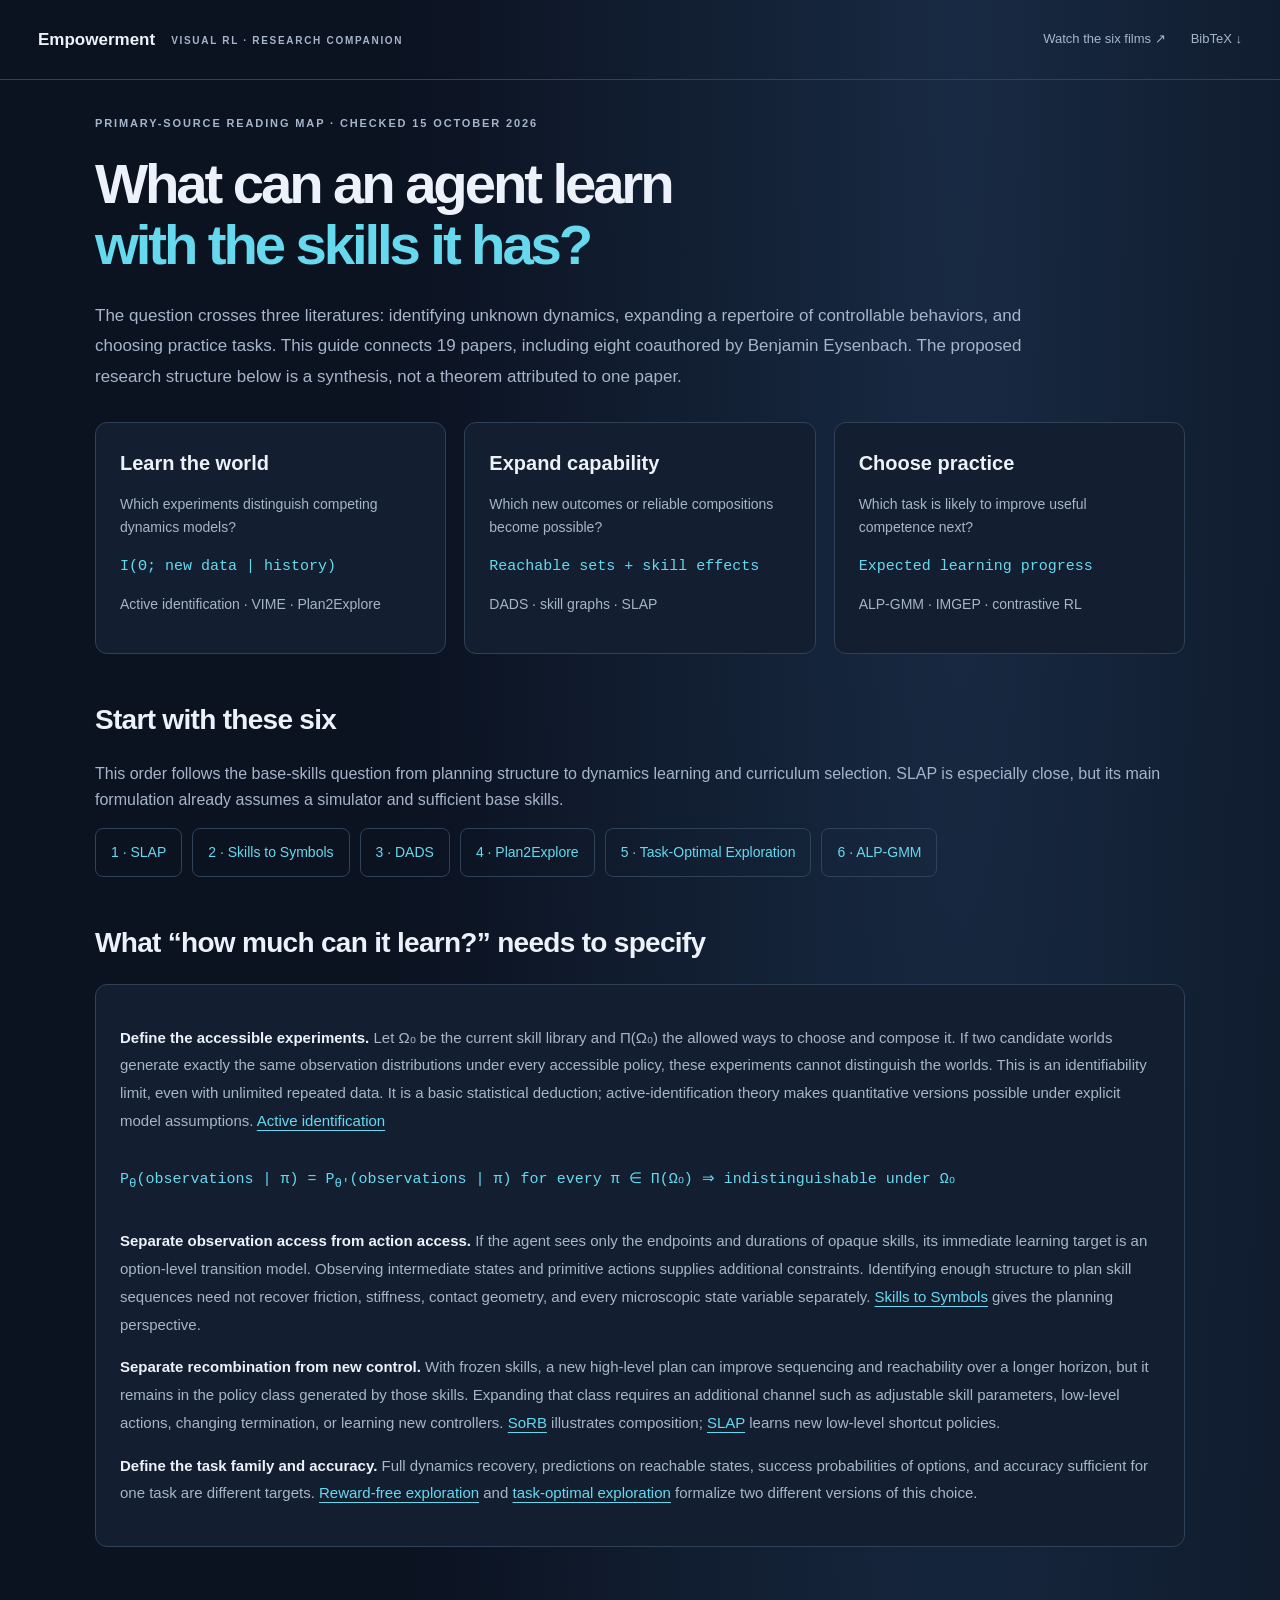
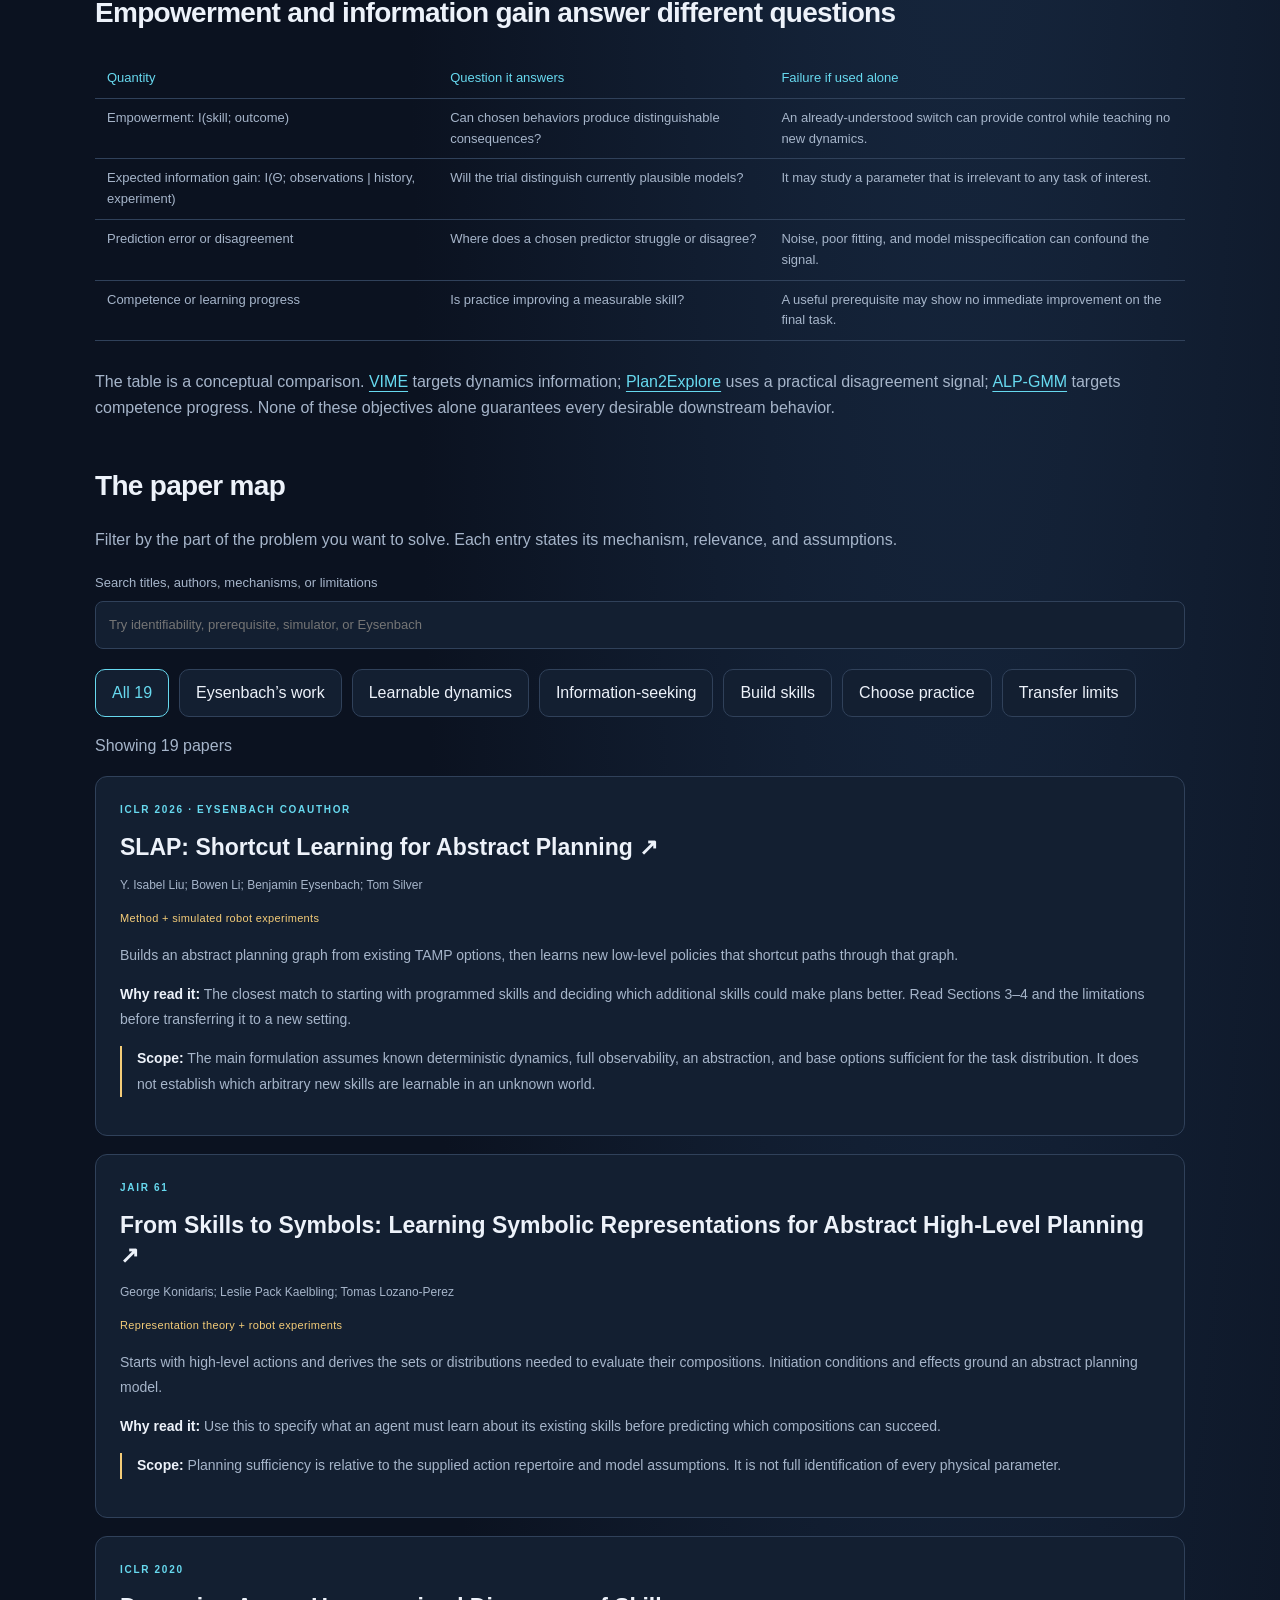
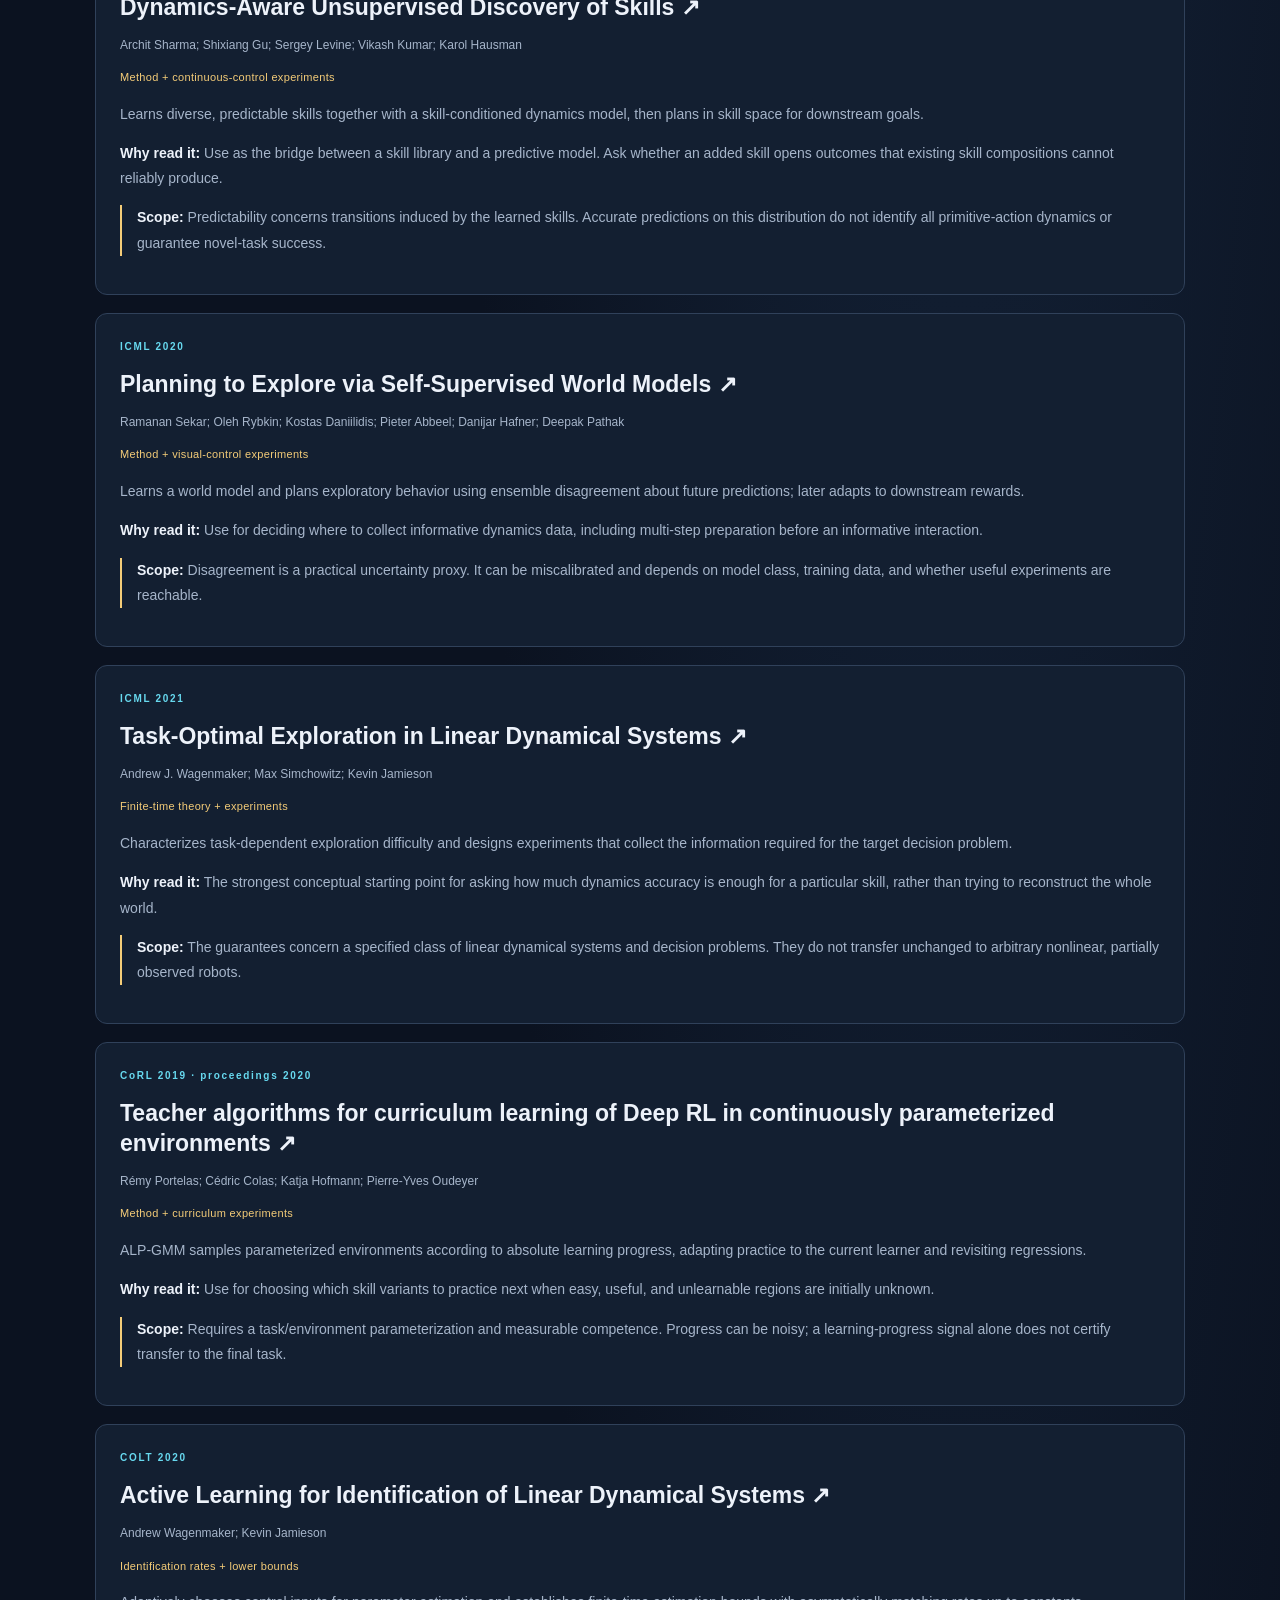
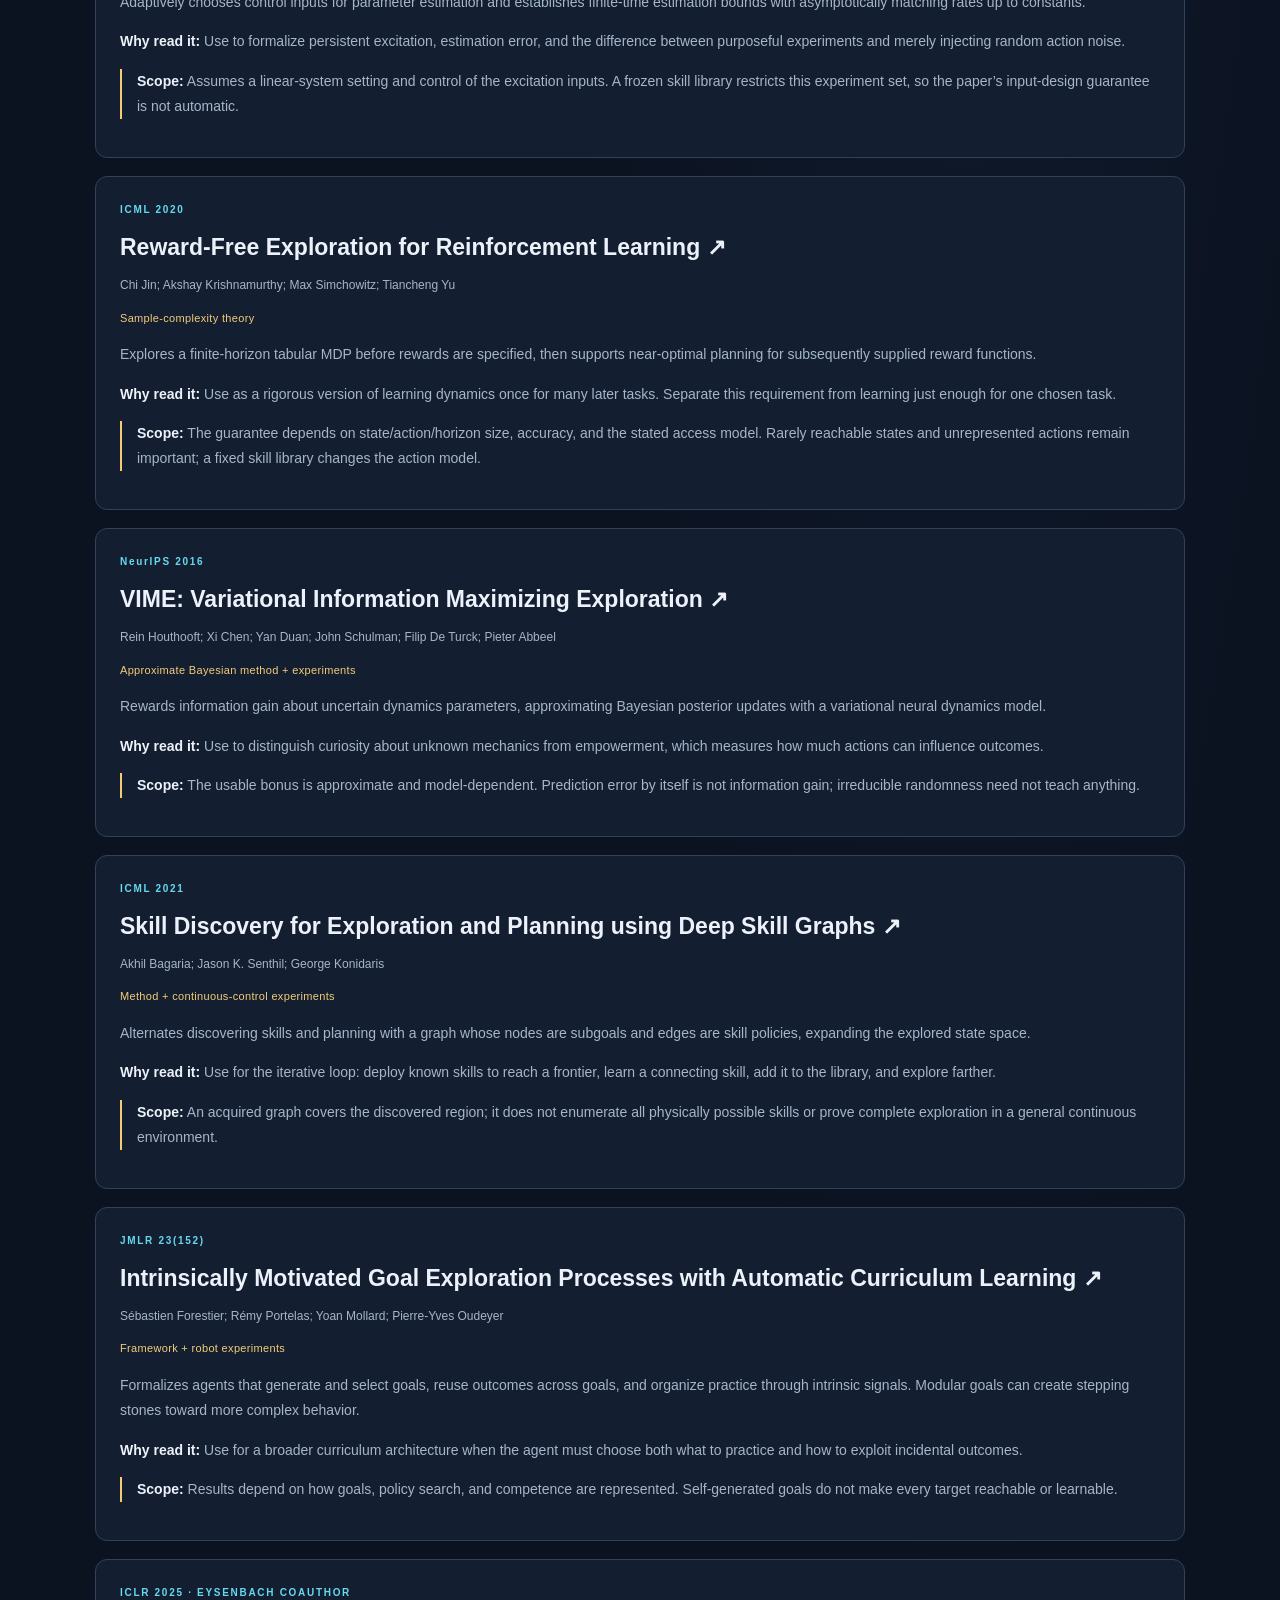
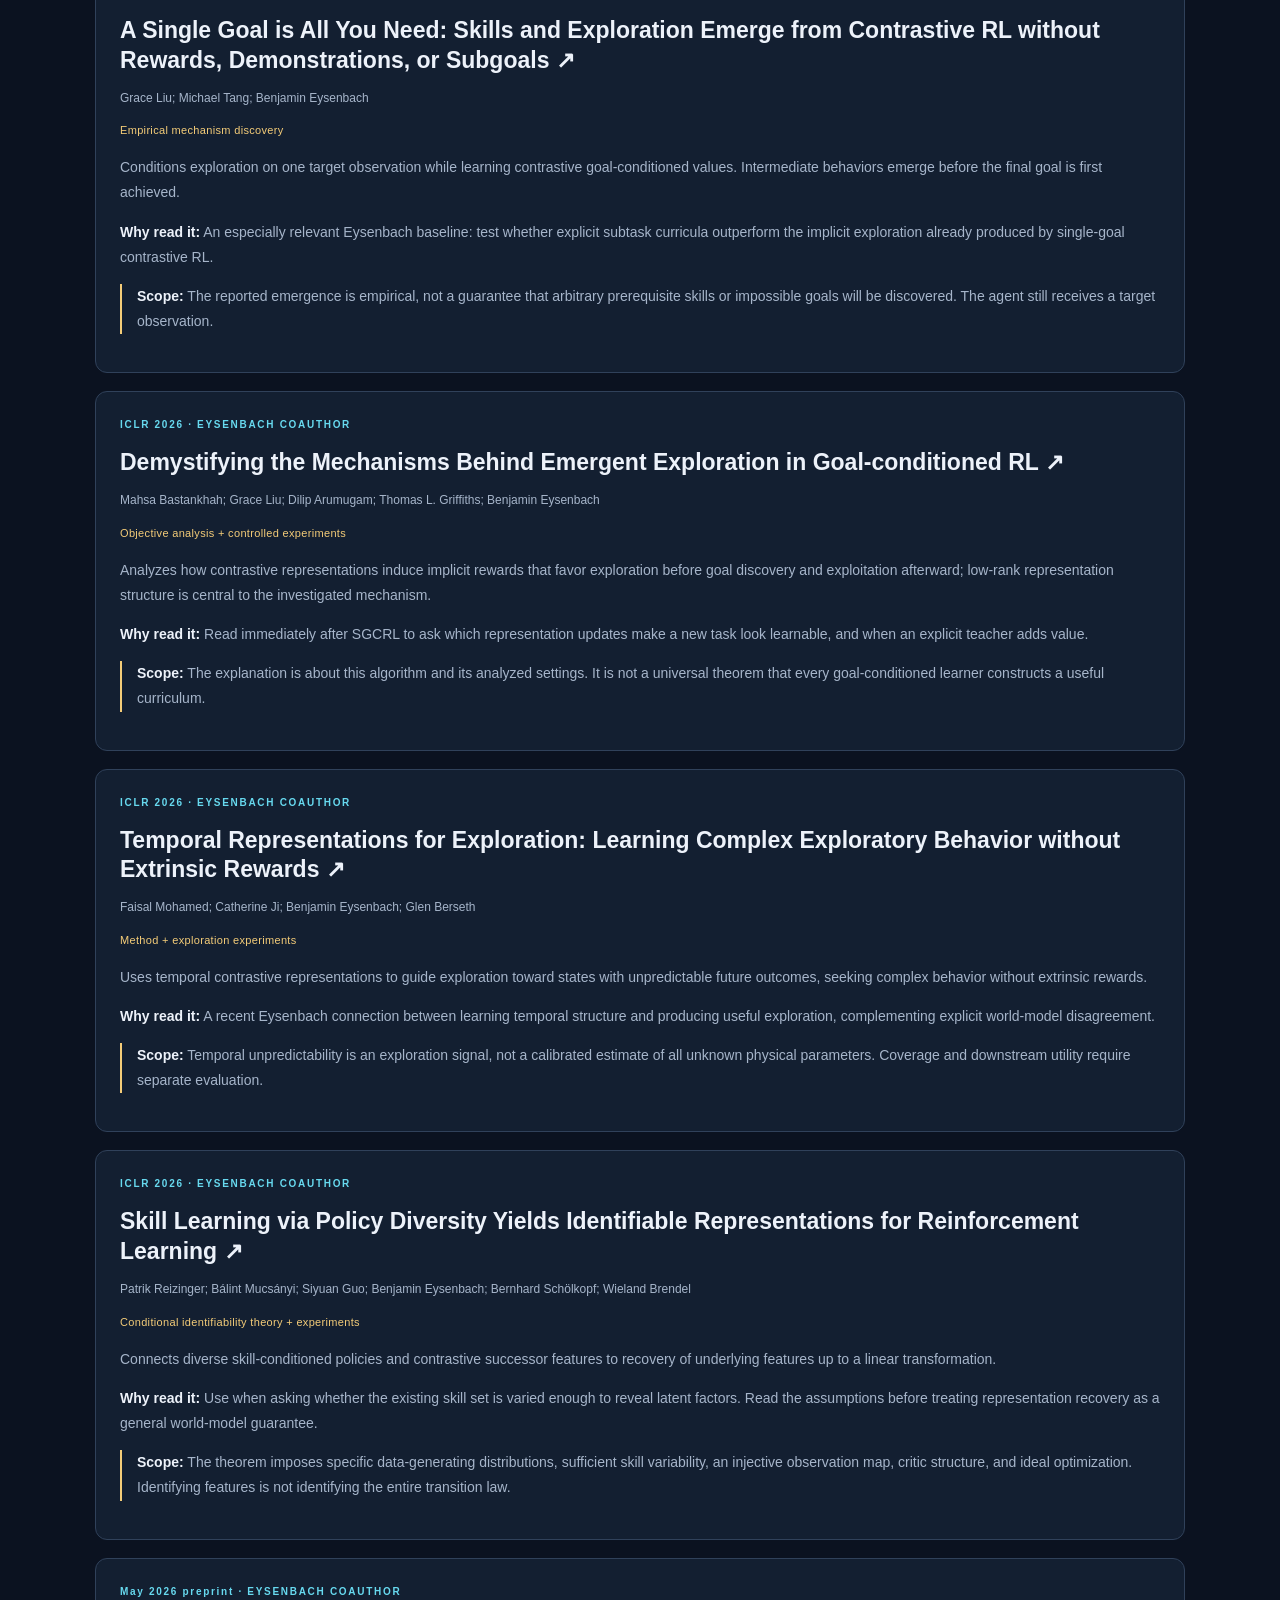
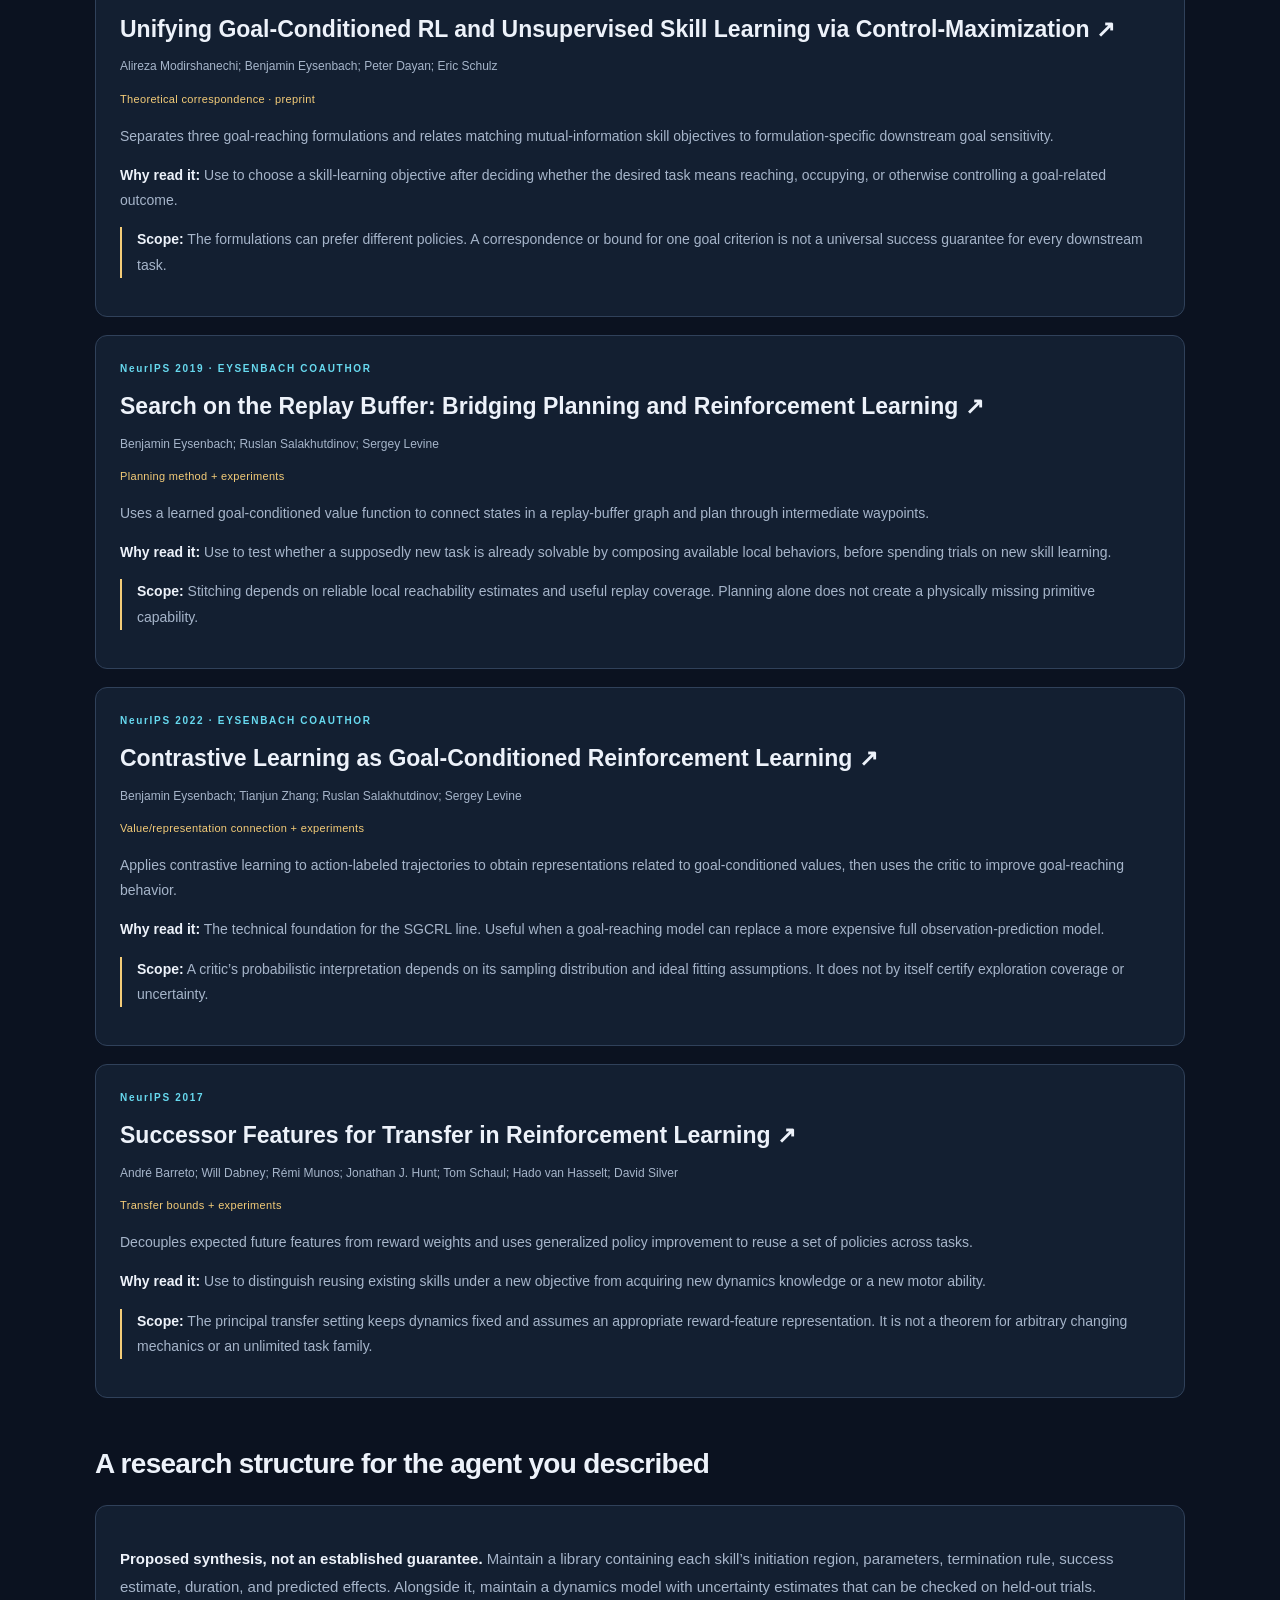
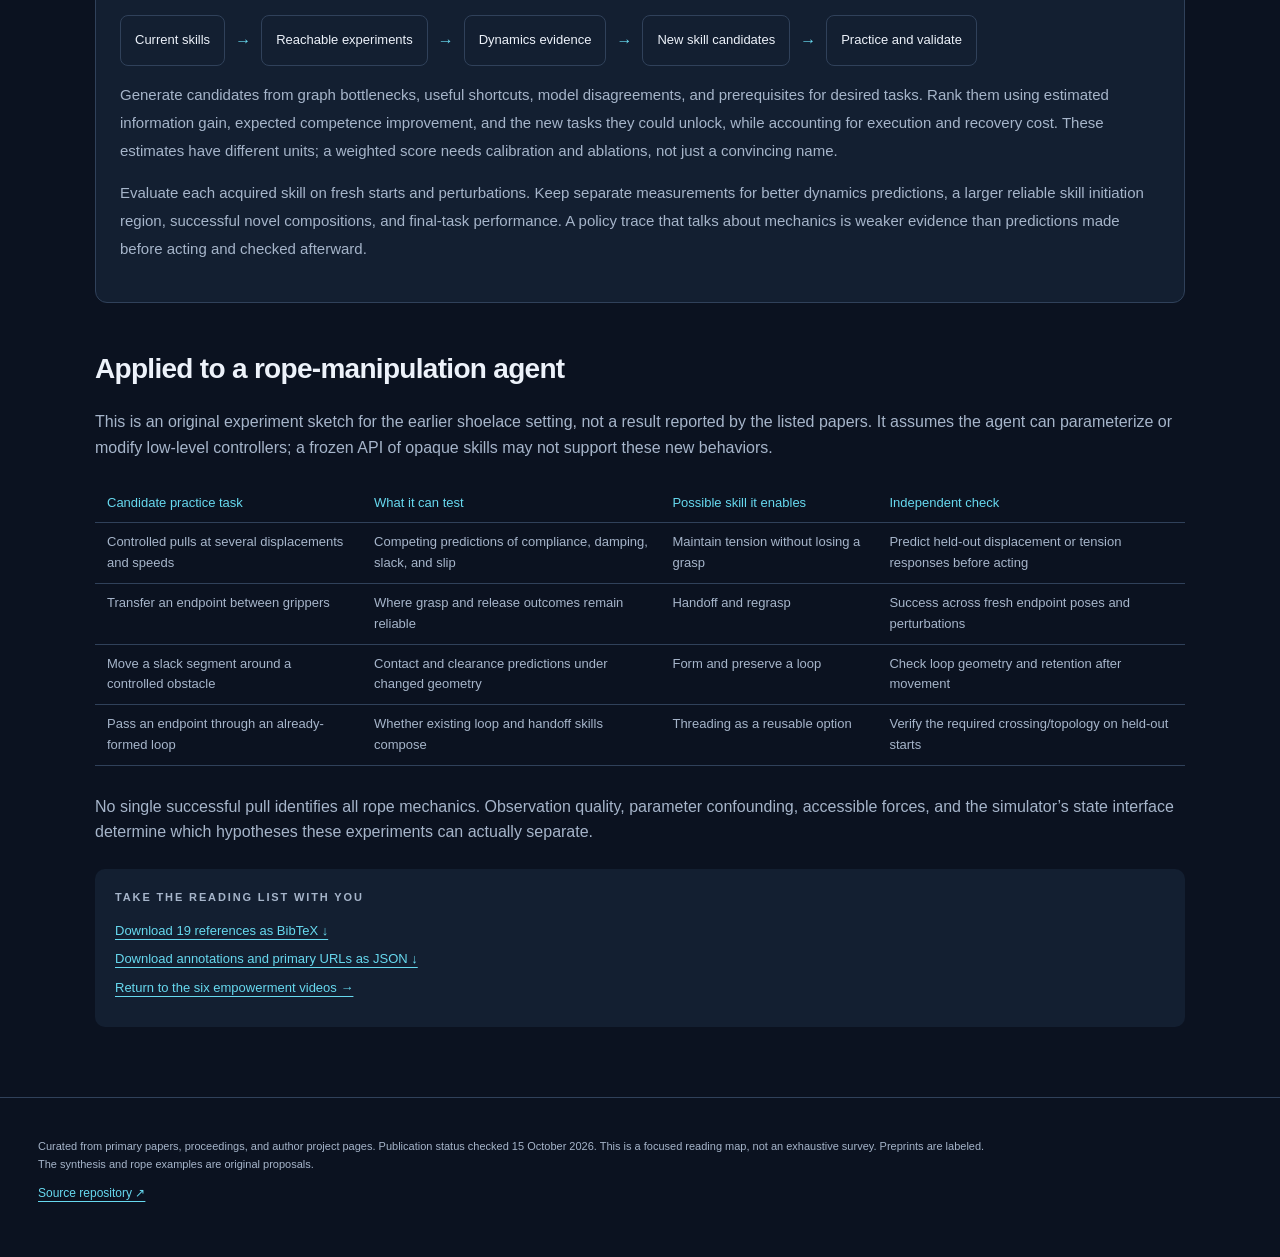
<file: literature.html>
<!doctype html><html lang="en"><head><meta charset="utf-8"><meta name="viewport" content="width=device-width,initial-scale=1"><meta name="description" content="A primary-source reading guide to dynamics identification, skill acquisition, and choosing informative practice tasks, with recent Benjamin Eysenbach papers."><title>What can an agent learn? · Research map</title><style>:root{color-scheme:dark;--bg:#0b1220;--panel:#131f31;--ink:#edf2fa;--muted:#a6b5ca;--line:#30415a;--accent:#67d9ef;--cyan:#67d9ef;--green:#83e0b2;--purple:#bea8ff;--gold:#f4cc78;--red:#ffab91;font-family:Inter,-apple-system,BlinkMacSystemFont,"Segoe UI",sans-serif}*{box-sizing:border-box}body{margin:0;background:radial-gradient(ellipse at 75% 0,#182a43 0,transparent 42%),var(--bg);color:var(--ink);line-height:1.6}a{color:var(--accent);text-underline-offset:4px}button,input,select{font:inherit}button,a,input,select,summary{-webkit-tap-highlight-color:transparent}button{cursor:pointer}button:focus-visible,a:focus-visible,input:focus-visible,summary:focus-visible,select:focus-visible{outline:3px solid var(--gold);outline-offset:5px}button{color:var(--ink);background:var(--panel);border:1px solid var(--line);border-radius:10px;padding:10px 16px}button:hover{border-color:var(--accent)}button:disabled{opacity:.5;cursor:default}.skip{position:absolute;top:-100px;left:12px;background:var(--bg);padding:12px;z-index:10}.skip:focus{top:12px}.topbar{max-width:1440px;margin:auto;padding:26px 38px;display:flex;justify-content:space-between;align-items:center;border-bottom:1px solid var(--line);gap:24px}.brand{display:flex;gap:16px;align-items:center;text-decoration:none;color:var(--ink);font-size:17px;font-weight:650}.brand svg{width:55px;color:var(--cyan)}.brand small{display:block;font-size:10px;letter-spacing:.17em;color:var(--muted);margin-top:3px}.toplinks{display:flex;gap:25px;font-size:13px}.toplinks a{text-decoration:none;color:var(--muted)}.intro{max-width:1440px;margin:auto;padding:62px 38px 43px;display:grid;grid-template-columns:1.45fr 1fr;gap:90px;align-items:center}.eyebrow{font-size:11px;font-weight:700;letter-spacing:.17em;color:var(--accent);margin:0 0 14px}h1{font-size:clamp(36px,4.4vw,64px);line-height:1.09;letter-spacing:-.055em;margin:0 0 25px;font-weight:650}h1 span{color:var(--cyan)}.lede{max-width:620px;color:var(--muted);font-size:17px;line-height:1.8;margin:0}.course-stats{display:grid;grid-template-columns:repeat(3,1fr);gap:16px;padding:20px 0}.course-stats strong{font-size:39px;line-height:1.3;font-weight:400}.course-stats strong span{display:block;font-size:10px;letter-spacing:.16em;color:var(--muted);margin-top:9px}.course-stats p{grid-column:1/-1;font-size:13px;color:var(--muted);border-top:1px solid var(--line);padding-top:24px;margin-top:17px;max-width:440px}.episode-nav{max-width:1440px;margin:auto;display:grid;grid-template-columns:repeat(6,1fr);gap:10px;padding:0 38px 40px}.episode-card{text-align:left;background:#121e30b3;padding:15px;position:relative;min-width:0}.episode-card .num{display:block;font-size:11px;font-family:monospace;color:var(--ep-color);margin-bottom:12px}.episode-card strong{display:block;font-size:14px;font-weight:600;white-space:nowrap}.episode-card small{display:block;font-size:11px;color:var(--muted);margin-top:4px}.episode-card[aria-current=true]{border-color:var(--ep-color);background:color-mix(in srgb,var(--ep-color) 9%,var(--bg))}.episode-card[aria-current=true]:after{content:"";height:3px;background:var(--ep-color);position:absolute;bottom:0;left:17px;right:17px;border-radius:3px}main{max-width:1440px;margin:0 auto;padding:0 38px}.lesson-heading{border-top:1px solid var(--line);padding:33px 0 26px;display:flex;gap:30px;align-items:center;justify-content:space-between}.lesson-heading h2{font-size:32px;line-height:1.25;letter-spacing:-.035em;margin:0 0 13px}.lesson-heading p:not(.eyebrow){font-size:15px;color:var(--muted);max-width:850px;margin:0}.lesson-heading .eyebrow{margin-bottom:9px}.paper-link{flex-shrink:0;font-size:13px;text-decoration:none;border:1px solid var(--line);padding:12px 16px;border-radius:8px}.tabs{display:flex;gap:30px;border-bottom:1px solid var(--line);margin-bottom:26px}.tabs button{border:0;background:none;border-radius:0;padding:14px 0;font-size:14px;color:var(--muted);position:relative}.tabs button[aria-selected=true]{color:var(--ink)}.tabs button[aria-selected=true]:after{content:"";position:absolute;height:3px;background:var(--accent);left:0;right:0;bottom:-1px}section[hidden]{display:none!important}.watch-grid{display:grid;grid-template-columns:minmax(0,1fr) 280px;gap:28px}.watch-grid>div{min-width:0}video{width:100%;aspect-ratio:16/9;display:block;background:#050a13;border-radius:12px;border:1px solid var(--line)}.downloads{display:flex;gap:21px;flex-wrap:wrap;padding:14px 0;font-size:12px;color:var(--muted)}.downloads a{text-decoration:none}.chapter-header{display:flex;justify-content:space-between;align-items:center;font-size:12px;color:var(--muted);margin-bottom:10px}.chapter-header h3{font-size:14px;color:var(--ink);margin:0}.chapter-button{display:flex;gap:11px;width:100%;background:none;border:0;border-bottom:1px solid #26344b;border-radius:0;text-align:left;font-size:12px;padding:11px 7px;line-height:1.4;align-items:flex-start}.chapter-button time{color:var(--muted);font:11px monospace;white-space:nowrap;margin-top:2px}.chapter-button[aria-current=true]{color:var(--accent);background:color-mix(in srgb,var(--accent) 7%,var(--bg))}.follow{padding:26px;margin-top:12px;background:var(--panel);border:1px solid var(--line);border-radius:12px}.follow h3{margin:0 0 20px;font-size:20px}.follow .eyebrow{font-size:10px}.follow-step{padding:11px 0 15px;opacity:.5;border-top:1px solid var(--line)}.follow-step.current{opacity:1}.follow-step strong{font-size:13px}.follow-step img{display:block;max-width:100%;max-height:54px;margin:12px 0}.follow-step p{font-size:12px;color:var(--muted);margin:0}.lab-head h3{font-size:27px;letter-spacing:-.03em;line-height:1.2;margin:0 0 10px}.lab-head p{color:var(--muted);font-size:14px;max-width:900px;margin:0 0 23px}.lab-grid{display:grid;grid-template-columns:285px minmax(0,1fr);gap:25px}.controls{border:1px solid var(--line);border-radius:12px;padding:23px;background:var(--panel)}.control{display:block;margin-bottom:21px}.control>span{display:flex;justify-content:space-between;gap:8px;font-size:12px;margin-bottom:8px;color:var(--muted)}.control output{color:var(--accent);font:12px monospace}.control input[type=range]{width:100%;accent-color:var(--accent);display:block}.control input[type=number],.control select{width:100%;padding:8px;background:var(--bg);color:var(--ink);border:1px solid var(--line);border-radius:6px;font-size:13px}.check{display:flex;gap:10px;align-items:center;font-size:13px;margin:15px 0}.check input{accent-color:var(--accent)}.lab-buttons{display:flex;gap:9px;flex-wrap:wrap;margin-top:20px}.lab-buttons button{font-size:12px;padding:8px 11px}.plot-panel{border:1px solid var(--line);border-radius:12px;background:var(--panel);padding:20px;min-width:0}.plot-panel canvas{width:100%;height:auto;display:block}.metrics{display:grid;grid-template-columns:repeat(3,minmax(0,1fr));gap:15px;border-top:1px solid var(--line);padding-top:18px;margin-top:8px}.metric strong{display:block;font:25px monospace;color:var(--accent);line-height:1.5}.metric span{font-size:11px;color:var(--muted);display:block}.lab-description{font-size:13px;color:var(--muted);line-height:1.8;margin:20px 0 0}.lab-description code{color:var(--accent);white-space:normal}.lab-assumptions{margin-top:22px;padding:22px 25px;border-left:3px solid var(--accent);background:var(--panel);font-size:13px;line-height:1.8;color:var(--muted)}.lab-assumptions strong{color:var(--ink)}.table-wrap{overflow:auto;margin-top:23px}table{width:100%;border-collapse:collapse;font-size:12px}th,td{text-align:left;border-bottom:1px solid var(--line);padding:9px 12px;white-space:nowrap}th{color:var(--accent);font-weight:500}.note-intro{display:grid;grid-template-columns:1.4fr 1fr;gap:40px;padding:0 0 25px}.note-intro h3{font-size:22px;margin:0 0 10px}.note-intro p,.note-intro li{color:var(--muted);font-size:14px}.source-links{padding:20px;background:var(--panel);border-radius:10px;align-self:start}.source-links a{display:block;font-size:13px;margin:8px 0}.chapter-note{border-top:1px solid var(--line);padding:22px 0}.chapter-note>summary{cursor:pointer;list-style:none;display:flex;gap:15px;align-items:center;font-size:17px;font-weight:600}.chapter-note>summary:before{content:"+";color:var(--accent);font:23px monospace}.chapter-note[open]>summary:before{content:"−"}.chapter-note time{font:11px monospace;color:var(--muted);min-width:36px}.derivations{display:grid;grid-template-columns:1fr;gap:12px;margin:24px 0}.derivation{background:var(--panel);border:1px solid var(--line);border-radius:10px;padding:23px}.derivation h4{margin:0 0 17px;font-size:14px}.derivation img{max-width:100%;max-height:76px;display:block;margin:0 0 14px}.derivation p{font-size:13px;color:var(--muted);margin:0}.source-scope{font-size:12px;color:var(--muted);border-left:2px solid var(--accent);padding:10px 15px}.script{margin:20px 0}.script summary{cursor:pointer;color:var(--accent);font-size:13px}.script p{font-size:15px;line-height:1.9;color:#cfdaea;max-width:920px}.course-footer{border-top:1px solid var(--line);display:flex;justify-content:space-between;align-items:center;padding:27px 0;margin-top:40px}.course-footer span{font-size:10px;letter-spacing:.15em;color:var(--muted)}.course-footer button{font-size:13px}footer{max-width:1440px;margin:0 auto;padding:29px 38px 55px;border-top:1px solid var(--line);font-size:11px;color:var(--muted)}footer p{max-width:950px}footer a{font-size:12px}noscript{padding:30px;display:block}.toast{padding:12px;color:var(--red);font-size:13px}.math-fallback{display:none}
@media(min-width:1500px){.watch-grid{grid-template-columns:minmax(0,1fr) 300px}}@media(max-width:1050px){.intro{gap:35px}.episode-nav{grid-template-columns:repeat(3,1fr)}.watch-grid{grid-template-columns:minmax(0,1fr) 240px}.lab-grid{grid-template-columns:245px minmax(0,1fr)}.metrics{gap:8px}.metric strong{font-size:21px}.paper-link{display:none}}@media(max-width:760px){.topbar{padding:20px}.toplinks a:first-child{display:none}.brand{font-size:14px;gap:10px}.brand svg{width:40px}.brand small{font-size:8px}.intro{padding:35px 20px 25px;display:block}.intro h1{font-size:42px}.lede{font-size:15px}.course-stats{margin-top:20px;padding:13px 0;gap:18px}.course-stats strong{font-size:29px}.course-stats p{margin:0;padding-top:17px;max-width:none}.episode-nav{padding:0 20px 28px;gap:8px}.episode-card{padding:12px 10px}.episode-card strong{font-size:12px}.episode-card .num{margin-bottom:5px}.episode-card small{font-size:10px}main{padding:0 20px}.lesson-heading{padding:25px 0 20px}.lesson-heading h2{font-size:27px}.lesson-heading p:not(.eyebrow){font-size:13px}.tabs{gap:22px}.tabs button{font-size:12px;padding:13px 0}.watch-grid{display:block}.watch-grid aside{margin-top:27px}.chapter-button{font-size:13px}.lab-grid{display:block}.controls{display:grid;grid-template-columns:1fr 1fr;gap:8px 25px;margin-bottom:20px;padding:20px}.control{margin-bottom:8px}.lab-buttons{grid-column:1/-1}.plot-panel{padding:10px}.metrics{grid-template-columns:repeat(3,minmax(0,1fr));gap:9px;padding:15px 5px}.metric strong{font-size:18px}.metric span{font-size:10px}.lab-description{font-size:12px;padding:0 5px}.lab-head h3{font-size:24px}.lab-assumptions{padding:17px;font-size:12px}.follow{padding:20px}.note-intro{display:block}.source-links{margin-top:20px}.chapter-note>summary{font-size:14px;gap:10px}.derivation{padding:18px}.derivation img{max-height:65px}.script p{font-size:14px}.course-footer{gap:15px}.course-footer span{max-width:80px}footer{padding:25px 20px 35px}}
@media(prefers-reduced-motion:reduce){*{scroll-behavior:auto!important}}
.chart-scroll{overflow:auto;max-width:100%;border-radius:6px}.chart-hint{display:none;color:var(--muted);font-size:11px;margin:3px 0 9px}@media(max-width:760px){.chart-scroll canvas{min-width:620px}.chart-hint{display:block}}

.code-panel{margin:28px 0;border:1px solid var(--line);border-radius:12px;padding:22px;min-width:0}.code-panel summary{cursor:pointer;color:var(--accent);font-weight:600}.code-panel p{color:var(--muted);font-size:13px}.code-panel pre{overflow:auto;max-height:620px;background:var(--bg);padding:20px;font-size:12px;line-height:1.65;border-radius:8px}.code-panel a,.lab-buttons a{font-size:12px}.episode-card strong{white-space:normal}

.research-callout{max-width:1364px;margin:0 auto 30px;padding:18px 22px;background:var(--panel);border-left:3px solid var(--purple);font-size:14px}.research-callout a{font-weight:600;text-decoration:none}.research-callout span{display:block;margin-top:5px;font-size:12px;color:var(--muted)}@media(max-width:1440px){.research-callout{margin-left:38px;margin-right:38px}}@media(max-width:760px){.research-callout{margin-left:20px;margin-right:20px}}

.research{max-width:1150px;margin:auto;padding:35px 30px 70px}.research h1{max-width:920px;margin-top:20px}.research h2{font-size:28px;letter-spacing:-.025em;margin:44px 0 18px}.research p{color:var(--muted)}.research strong{color:var(--ink)}.research .lede{max-width:980px}.mapping{display:grid;grid-template-columns:repeat(3,1fr);gap:18px;margin:30px 0}.mapping>div,.paper,.synthesis{border:1px solid var(--line);padding:24px;background:var(--panel);border-radius:12px}.mapping h3{font-size:20px;margin:0}.mapping p{font-size:14px}.mapping code{color:var(--accent);font-size:15px}.reading-path{display:flex;gap:10px;flex-wrap:wrap}.reading-path a{border:1px solid var(--line);border-radius:8px;padding:12px 15px;font-size:14px;text-decoration:none}.filters{display:flex;gap:10px;flex-wrap:wrap;margin:15px 0}.filters button[aria-pressed=true]{border-color:var(--accent);color:var(--accent)}.search-label{display:block;margin:20px 0;color:var(--muted);font-size:13px}.search-label input{display:block;width:100%;padding:13px;background:var(--panel);border:1px solid var(--line);border-radius:8px;color:var(--ink);margin-top:7px}.paper{margin:18px 0;scroll-margin-top:20px}.paper h3{font-size:23px;margin:0 0 12px;line-height:1.3}.paper h3 a{text-decoration:none;color:var(--ink)}.paper .authors{font-size:12px}.paper p{font-size:14px;line-height:1.8}.paper .eyebrow{font-size:10px;color:var(--accent)}.paper .evidence{font-size:11px;color:var(--gold);letter-spacing:.03em}.paper .limit{border-left:2px solid var(--gold);padding-left:15px}.paper[hidden]{display:none}.synthesis p,.synthesis li{font-size:15px;line-height:1.85;color:var(--muted)}.mathline{font:15px/1.9 ui-monospace,monospace;color:var(--accent);overflow:auto;white-space:nowrap;padding:16px 0}.research .table-wrap{margin-bottom:28px}.research th,.research td{white-space:normal;min-width:170px;vertical-align:top;font-size:13px}.research td{color:var(--muted)}.research .source-links{margin-top:24px}.flow{display:flex;align-items:center;gap:10px;flex-wrap:wrap}.flow span{padding:14px;border:1px solid var(--line);border-radius:8px;color:var(--ink);font-size:13px}.flow b{color:var(--accent)}@media(max-width:760px){.research{padding:22px 20px}.mapping{grid-template-columns:1fr}.research h1{font-size:39px}.paper{padding:20px}.paper h3{font-size:20px}.research .toplinks a:first-child{display:block}}
</style></head><body><a class="skip" href="#main">Skip to research map</a><header class="topbar"><a class="brand" href="index.html">Empowerment<small>VISUAL RL · RESEARCH COMPANION</small></a><div class="toplinks"><a href="index.html">Watch the six films ↗</a><a href="literature/references.bib" download>BibTeX ↓</a></div></header><main id="main" class="research"><p class="eyebrow">PRIMARY-SOURCE READING MAP · CHECKED 15 OCTOBER 2026</p><h1>What can an agent learn<br><span>with the skills it has?</span></h1><p class="lede">The question crosses three literatures: identifying unknown dynamics, expanding a repertoire of controllable behaviors, and choosing practice tasks. This guide connects 19 papers, including eight coauthored by Benjamin Eysenbach. The proposed research structure below is a synthesis, not a theorem attributed to one paper.</p>
<div class="mapping"><div><h3>Learn the world</h3><p>Which experiments distinguish competing dynamics models?</p><code>I(Θ; new data | history)</code><p>Active identification · VIME · Plan2Explore</p></div><div><h3>Expand capability</h3><p>Which new outcomes or reliable compositions become possible?</p><code>Reachable sets + skill effects</code><p>DADS · skill graphs · SLAP</p></div><div><h3>Choose practice</h3><p>Which task is likely to improve useful competence next?</p><code>Expected learning progress</code><p>ALP-GMM · IMGEP · contrastive RL</p></div></div>
<h2>Start with these six</h2><p>This order follows the base-skills question from planning structure to dynamics learning and curriculum selection. SLAP is especially close, but its main formulation already assumes a simulator and sufficient base skills.</p><nav class="reading-path" aria-label="Suggested reading order"><a href="#slap">1 · SLAP</a><a href="#symbols">2 · Skills to Symbols</a><a href="#dads">3 · DADS</a><a href="#plan2explore">4 · Plan2Explore</a><a href="#tople">5 · Task-Optimal Exploration</a><a href="#alpgmm">6 · ALP-GMM</a></nav>
<h2>What “how much can it learn?” needs to specify</h2><div class="synthesis"><p><strong>Define the accessible experiments.</strong> Let Ω₀ be the current skill library and Π(Ω₀) the allowed ways to choose and compose it. If two candidate worlds generate exactly the same observation distributions under every accessible policy, these experiments cannot distinguish the worlds. This is an identifiability limit, even with unlimited repeated data. It is a basic statistical deduction; active-identification theory makes quantitative versions possible under explicit model assumptions. <a href="https://proceedings.mlr.press/v125/wagenmaker20a.html">Active identification</a></p><div class="mathline">P<sub>θ</sub>(observations | π) = P<sub>θ′</sub>(observations | π) for every π ∈ Π(Ω₀) ⇒ indistinguishable under Ω₀</div><p><strong>Separate observation access from action access.</strong> If the agent sees only the endpoints and durations of opaque skills, its immediate learning target is an option-level transition model. Observing intermediate states and primitive actions supplies additional constraints. Identifying enough structure to plan skill sequences need not recover friction, stiffness, contact geometry, and every microscopic state variable separately. <a href="#symbols">Skills to Symbols</a> gives the planning perspective.</p><p><strong>Separate recombination from new control.</strong> With frozen skills, a new high-level plan can improve sequencing and reachability over a longer horizon, but it remains in the policy class generated by those skills. Expanding that class requires an additional channel such as adjustable skill parameters, low-level actions, changing termination, or learning new controllers. <a href="#sorb">SoRB</a> illustrates composition; <a href="#slap">SLAP</a> learns new low-level shortcut policies.</p><p><strong>Define the task family and accuracy.</strong> Full dynamics recovery, predictions on reachable states, success probabilities of options, and accuracy sufficient for one task are different targets. <a href="#rewardfree">Reward-free exploration</a> and <a href="#tople">task-optimal exploration</a> formalize two different versions of this choice.</p></div>
<h2>Empowerment and information gain answer different questions</h2><div class="table-wrap"><table><thead><tr><th>Quantity</th><th>Question it answers</th><th>Failure if used alone</th></tr></thead><tbody><tr><td>Empowerment: I(skill; outcome)</td><td>Can chosen behaviors produce distinguishable consequences?</td><td>An already-understood switch can provide control while teaching no new dynamics.</td></tr><tr><td>Expected information gain: I(Θ; observations | history, experiment)</td><td>Will the trial distinguish currently plausible models?</td><td>It may study a parameter that is irrelevant to any task of interest.</td></tr><tr><td>Prediction error or disagreement</td><td>Where does a chosen predictor struggle or disagree?</td><td>Noise, poor fitting, and model misspecification can confound the signal.</td></tr><tr><td>Competence or learning progress</td><td>Is practice improving a measurable skill?</td><td>A useful prerequisite may show no immediate improvement on the final task.</td></tr></tbody></table></div><p>The table is a conceptual comparison. <a href="#vime">VIME</a> targets dynamics information; <a href="#plan2explore">Plan2Explore</a> uses a practical disagreement signal; <a href="#alpgmm">ALP-GMM</a> targets competence progress. None of these objectives alone guarantees every desirable downstream behavior.</p>
<h2>The paper map</h2><p>Filter by the part of the problem you want to solve. Each entry states its mechanism, relevance, and assumptions.</p><label class="search-label">Search titles, authors, mechanisms, or limitations<input id="paper-search" type="search" placeholder="Try identifiability, prerequisite, simulator, or Eysenbach"></label><div class="filters" role="group" aria-label="Filter papers"><button data-filter="all" aria-pressed="true">All 19</button><button data-filter="eysenbach" aria-pressed="false">Eysenbach’s work</button><button data-filter="dynamics" aria-pressed="false">Learnable dynamics</button><button data-filter="information" aria-pressed="false">Information-seeking</button><button data-filter="skills" aria-pressed="false">Build skills</button><button data-filter="curriculum" aria-pressed="false">Choose practice</button><button data-filter="transfer" aria-pressed="false">Transfer limits</button></div><p id="paper-count" role="status" aria-live="polite">Showing 19 papers</p><section id="papers" aria-label="Annotated primary papers"><article id="slap" class="paper" data-tags="skills curriculum eysenbach"><p class="eyebrow">ICLR 2026 · EYSENBACH COAUTHOR</p><h3><a href="https://arxiv.org/abs/2511.01107" target="_blank" rel="noopener">SLAP: Shortcut Learning for Abstract Planning ↗</a></h3><p class="authors">Y. Isabel Liu; Bowen Li; Benjamin Eysenbach; Tom Silver</p><p class="evidence">Method + simulated robot experiments</p><p>Builds an abstract planning graph from existing TAMP options, then learns new low-level policies that shortcut paths through that graph.</p><p><strong>Why read it:</strong> The closest match to starting with programmed skills and deciding which additional skills could make plans better. Read Sections 3–4 and the limitations before transferring it to a new setting.</p><p class="limit"><strong>Scope:</strong> The main formulation assumes known deterministic dynamics, full observability, an abstraction, and base options sufficient for the task distribution. It does not establish which arbitrary new skills are learnable in an unknown world.</p></article>
<article id="symbols" class="paper" data-tags="skills dynamics"><p class="eyebrow">JAIR 61</p><h3><a href="https://cs.brown.edu/people/gdk/pubs/orig_sym_jair.pdf" target="_blank" rel="noopener">From Skills to Symbols: Learning Symbolic Representations for Abstract High-Level Planning ↗</a></h3><p class="authors">George Konidaris; Leslie Pack Kaelbling; Tomas Lozano-Perez</p><p class="evidence">Representation theory + robot experiments</p><p>Starts with high-level actions and derives the sets or distributions needed to evaluate their compositions. Initiation conditions and effects ground an abstract planning model.</p><p><strong>Why read it:</strong> Use this to specify what an agent must learn about its existing skills before predicting which compositions can succeed.</p><p class="limit"><strong>Scope:</strong> Planning sufficiency is relative to the supplied action repertoire and model assumptions. It is not full identification of every physical parameter.</p></article>
<article id="dads" class="paper" data-tags="skills dynamics"><p class="eyebrow">ICLR 2020</p><h3><a href="https://arxiv.org/abs/1907.01657" target="_blank" rel="noopener">Dynamics-Aware Unsupervised Discovery of Skills ↗</a></h3><p class="authors">Archit Sharma; Shixiang Gu; Sergey Levine; Vikash Kumar; Karol Hausman</p><p class="evidence">Method + continuous-control experiments</p><p>Learns diverse, predictable skills together with a skill-conditioned dynamics model, then plans in skill space for downstream goals.</p><p><strong>Why read it:</strong> Use as the bridge between a skill library and a predictive model. Ask whether an added skill opens outcomes that existing skill compositions cannot reliably produce.</p><p class="limit"><strong>Scope:</strong> Predictability concerns transitions induced by the learned skills. Accurate predictions on this distribution do not identify all primitive-action dynamics or guarantee novel-task success.</p></article>
<article id="plan2explore" class="paper" data-tags="information dynamics"><p class="eyebrow">ICML 2020</p><h3><a href="https://proceedings.mlr.press/v119/sekar20a.html" target="_blank" rel="noopener">Planning to Explore via Self-Supervised World Models ↗</a></h3><p class="authors">Ramanan Sekar; Oleh Rybkin; Kostas Daniilidis; Pieter Abbeel; Danijar Hafner; Deepak Pathak</p><p class="evidence">Method + visual-control experiments</p><p>Learns a world model and plans exploratory behavior using ensemble disagreement about future predictions; later adapts to downstream rewards.</p><p><strong>Why read it:</strong> Use for deciding where to collect informative dynamics data, including multi-step preparation before an informative interaction.</p><p class="limit"><strong>Scope:</strong> Disagreement is a practical uncertainty proxy. It can be miscalibrated and depends on model class, training data, and whether useful experiments are reachable.</p></article>
<article id="tople" class="paper" data-tags="dynamics information"><p class="eyebrow">ICML 2021</p><h3><a href="https://proceedings.mlr.press/v139/wagenmaker21a.html" target="_blank" rel="noopener">Task-Optimal Exploration in Linear Dynamical Systems ↗</a></h3><p class="authors">Andrew J. Wagenmaker; Max Simchowitz; Kevin Jamieson</p><p class="evidence">Finite-time theory + experiments</p><p>Characterizes task-dependent exploration difficulty and designs experiments that collect the information required for the target decision problem.</p><p><strong>Why read it:</strong> The strongest conceptual starting point for asking how much dynamics accuracy is enough for a particular skill, rather than trying to reconstruct the whole world.</p><p class="limit"><strong>Scope:</strong> The guarantees concern a specified class of linear dynamical systems and decision problems. They do not transfer unchanged to arbitrary nonlinear, partially observed robots.</p></article>
<article id="alpgmm" class="paper" data-tags="curriculum"><p class="eyebrow">CoRL 2019 · proceedings 2020</p><h3><a href="https://proceedings.mlr.press/v100/portelas20a.html" target="_blank" rel="noopener">Teacher algorithms for curriculum learning of Deep RL in continuously parameterized environments ↗</a></h3><p class="authors">Rémy Portelas; Cédric Colas; Katja Hofmann; Pierre-Yves Oudeyer</p><p class="evidence">Method + curriculum experiments</p><p>ALP-GMM samples parameterized environments according to absolute learning progress, adapting practice to the current learner and revisiting regressions.</p><p><strong>Why read it:</strong> Use for choosing which skill variants to practice next when easy, useful, and unlearnable regions are initially unknown.</p><p class="limit"><strong>Scope:</strong> Requires a task/environment parameterization and measurable competence. Progress can be noisy; a learning-progress signal alone does not certify transfer to the final task.</p></article>
<article id="activeid" class="paper" data-tags="dynamics information"><p class="eyebrow">COLT 2020</p><h3><a href="https://proceedings.mlr.press/v125/wagenmaker20a.html" target="_blank" rel="noopener">Active Learning for Identification of Linear Dynamical Systems ↗</a></h3><p class="authors">Andrew Wagenmaker; Kevin Jamieson</p><p class="evidence">Identification rates + lower bounds</p><p>Adaptively chooses control inputs for parameter estimation and establishes finite-time estimation bounds with asymptotically matching rates up to constants.</p><p><strong>Why read it:</strong> Use to formalize persistent excitation, estimation error, and the difference between purposeful experiments and merely injecting random action noise.</p><p class="limit"><strong>Scope:</strong> Assumes a linear-system setting and control of the excitation inputs. A frozen skill library restricts this experiment set, so the paper’s input-design guarantee is not automatic.</p></article>
<article id="rewardfree" class="paper" data-tags="dynamics transfer"><p class="eyebrow">ICML 2020</p><h3><a href="https://proceedings.mlr.press/v119/jin20d.html" target="_blank" rel="noopener">Reward-Free Exploration for Reinforcement Learning ↗</a></h3><p class="authors">Chi Jin; Akshay Krishnamurthy; Max Simchowitz; Tiancheng Yu</p><p class="evidence">Sample-complexity theory</p><p>Explores a finite-horizon tabular MDP before rewards are specified, then supports near-optimal planning for subsequently supplied reward functions.</p><p><strong>Why read it:</strong> Use as a rigorous version of learning dynamics once for many later tasks. Separate this requirement from learning just enough for one chosen task.</p><p class="limit"><strong>Scope:</strong> The guarantee depends on state/action/horizon size, accuracy, and the stated access model. Rarely reachable states and unrepresented actions remain important; a fixed skill library changes the action model.</p></article>
<article id="vime" class="paper" data-tags="information dynamics"><p class="eyebrow">NeurIPS 2016</p><h3><a href="https://arxiv.org/abs/1605.09674" target="_blank" rel="noopener">VIME: Variational Information Maximizing Exploration ↗</a></h3><p class="authors">Rein Houthooft; Xi Chen; Yan Duan; John Schulman; Filip De Turck; Pieter Abbeel</p><p class="evidence">Approximate Bayesian method + experiments</p><p>Rewards information gain about uncertain dynamics parameters, approximating Bayesian posterior updates with a variational neural dynamics model.</p><p><strong>Why read it:</strong> Use to distinguish curiosity about unknown mechanics from empowerment, which measures how much actions can influence outcomes.</p><p class="limit"><strong>Scope:</strong> The usable bonus is approximate and model-dependent. Prediction error by itself is not information gain; irreducible randomness need not teach anything.</p></article>
<article id="dsg" class="paper" data-tags="skills curriculum"><p class="eyebrow">ICML 2021</p><h3><a href="https://proceedings.mlr.press/v139/bagaria21a.html" target="_blank" rel="noopener">Skill Discovery for Exploration and Planning using Deep Skill Graphs ↗</a></h3><p class="authors">Akhil Bagaria; Jason K. Senthil; George Konidaris</p><p class="evidence">Method + continuous-control experiments</p><p>Alternates discovering skills and planning with a graph whose nodes are subgoals and edges are skill policies, expanding the explored state space.</p><p><strong>Why read it:</strong> Use for the iterative loop: deploy known skills to reach a frontier, learn a connecting skill, add it to the library, and explore farther.</p><p class="limit"><strong>Scope:</strong> An acquired graph covers the discovered region; it does not enumerate all physically possible skills or prove complete exploration in a general continuous environment.</p></article>
<article id="imgep" class="paper" data-tags="curriculum skills"><p class="eyebrow">JMLR 23(152)</p><h3><a href="https://www.jmlr.org/papers/v23/21-0808.html" target="_blank" rel="noopener">Intrinsically Motivated Goal Exploration Processes with Automatic Curriculum Learning ↗</a></h3><p class="authors">Sébastien Forestier; Rémy Portelas; Yoan Mollard; Pierre-Yves Oudeyer</p><p class="evidence">Framework + robot experiments</p><p>Formalizes agents that generate and select goals, reuse outcomes across goals, and organize practice through intrinsic signals. Modular goals can create stepping stones toward more complex behavior.</p><p><strong>Why read it:</strong> Use for a broader curriculum architecture when the agent must choose both what to practice and how to exploit incidental outcomes.</p><p class="limit"><strong>Scope:</strong> Results depend on how goals, policy search, and competence are represented. Self-generated goals do not make every target reachable or learnable.</p></article>
<article id="sgcrl" class="paper" data-tags="curriculum skills eysenbach"><p class="eyebrow">ICLR 2025 · EYSENBACH COAUTHOR</p><h3><a href="https://arxiv.org/abs/2408.05804" target="_blank" rel="noopener">A Single Goal is All You Need: Skills and Exploration Emerge from Contrastive RL without Rewards, Demonstrations, or Subgoals ↗</a></h3><p class="authors">Grace Liu; Michael Tang; Benjamin Eysenbach</p><p class="evidence">Empirical mechanism discovery</p><p>Conditions exploration on one target observation while learning contrastive goal-conditioned values. Intermediate behaviors emerge before the final goal is first achieved.</p><p><strong>Why read it:</strong> An especially relevant Eysenbach baseline: test whether explicit subtask curricula outperform the implicit exploration already produced by single-goal contrastive RL.</p><p class="limit"><strong>Scope:</strong> The reported emergence is empirical, not a guarantee that arbitrary prerequisite skills or impossible goals will be discovered. The agent still receives a target observation.</p></article>
<article id="demystifying" class="paper" data-tags="curriculum transfer eysenbach"><p class="eyebrow">ICLR 2026 · EYSENBACH COAUTHOR</p><h3><a href="https://arxiv.org/abs/2510.14129" target="_blank" rel="noopener">Demystifying the Mechanisms Behind Emergent Exploration in Goal-conditioned RL ↗</a></h3><p class="authors">Mahsa Bastankhah; Grace Liu; Dilip Arumugam; Thomas L. Griffiths; Benjamin Eysenbach</p><p class="evidence">Objective analysis + controlled experiments</p><p>Analyzes how contrastive representations induce implicit rewards that favor exploration before goal discovery and exploitation afterward; low-rank representation structure is central to the investigated mechanism.</p><p><strong>Why read it:</strong> Read immediately after SGCRL to ask which representation updates make a new task look learnable, and when an explicit teacher adds value.</p><p class="limit"><strong>Scope:</strong> The explanation is about this algorithm and its analyzed settings. It is not a universal theorem that every goal-conditioned learner constructs a useful curriculum.</p></article>
<article id="temporal" class="paper" data-tags="information skills eysenbach"><p class="eyebrow">ICLR 2026 · EYSENBACH COAUTHOR</p><h3><a href="https://arxiv.org/abs/2603.02008" target="_blank" rel="noopener">Temporal Representations for Exploration: Learning Complex Exploratory Behavior without Extrinsic Rewards ↗</a></h3><p class="authors">Faisal Mohamed; Catherine Ji; Benjamin Eysenbach; Glen Berseth</p><p class="evidence">Method + exploration experiments</p><p>Uses temporal contrastive representations to guide exploration toward states with unpredictable future outcomes, seeking complex behavior without extrinsic rewards.</p><p><strong>Why read it:</strong> A recent Eysenbach connection between learning temporal structure and producing useful exploration, complementing explicit world-model disagreement.</p><p class="limit"><strong>Scope:</strong> Temporal unpredictability is an exploration signal, not a calibrated estimate of all unknown physical parameters. Coverage and downstream utility require separate evaluation.</p></article>
<article id="identifiable" class="paper" data-tags="dynamics transfer eysenbach"><p class="eyebrow">ICLR 2026 · EYSENBACH COAUTHOR</p><h3><a href="https://arxiv.org/abs/2507.14748" target="_blank" rel="noopener">Skill Learning via Policy Diversity Yields Identifiable Representations for Reinforcement Learning ↗</a></h3><p class="authors">Patrik Reizinger; Bálint Mucsányi; Siyuan Guo; Benjamin Eysenbach; Bernhard Schölkopf; Wieland Brendel</p><p class="evidence">Conditional identifiability theory + experiments</p><p>Connects diverse skill-conditioned policies and contrastive successor features to recovery of underlying features up to a linear transformation.</p><p><strong>Why read it:</strong> Use when asking whether the existing skill set is varied enough to reveal latent factors. Read the assumptions before treating representation recovery as a general world-model guarantee.</p><p class="limit"><strong>Scope:</strong> The theorem imposes specific data-generating distributions, sufficient skill variability, an injective observation map, critic structure, and ideal optimization. Identifying features is not identifying the entire transition law.</p></article>
<article id="controlmax" class="paper" data-tags="transfer skills eysenbach"><p class="eyebrow">May 2026 preprint · EYSENBACH COAUTHOR</p><h3><a href="https://arxiv.org/abs/2605.06145" target="_blank" rel="noopener">Unifying Goal-Conditioned RL and Unsupervised Skill Learning via Control-Maximization ↗</a></h3><p class="authors">Alireza Modirshanechi; Benjamin Eysenbach; Peter Dayan; Eric Schulz</p><p class="evidence">Theoretical correspondence · preprint</p><p>Separates three goal-reaching formulations and relates matching mutual-information skill objectives to formulation-specific downstream goal sensitivity.</p><p><strong>Why read it:</strong> Use to choose a skill-learning objective after deciding whether the desired task means reaching, occupying, or otherwise controlling a goal-related outcome.</p><p class="limit"><strong>Scope:</strong> The formulations can prefer different policies. A correspondence or bound for one goal criterion is not a universal success guarantee for every downstream task.</p></article>
<article id="sorb" class="paper" data-tags="skills transfer eysenbach"><p class="eyebrow">NeurIPS 2019 · EYSENBACH COAUTHOR</p><h3><a href="https://arxiv.org/abs/1906.05253" target="_blank" rel="noopener">Search on the Replay Buffer: Bridging Planning and Reinforcement Learning ↗</a></h3><p class="authors">Benjamin Eysenbach; Ruslan Salakhutdinov; Sergey Levine</p><p class="evidence">Planning method + experiments</p><p>Uses a learned goal-conditioned value function to connect states in a replay-buffer graph and plan through intermediate waypoints.</p><p><strong>Why read it:</strong> Use to test whether a supposedly new task is already solvable by composing available local behaviors, before spending trials on new skill learning.</p><p class="limit"><strong>Scope:</strong> Stitching depends on reliable local reachability estimates and useful replay coverage. Planning alone does not create a physically missing primitive capability.</p></article>
<article id="contrastive" class="paper" data-tags="skills transfer eysenbach"><p class="eyebrow">NeurIPS 2022 · EYSENBACH COAUTHOR</p><h3><a href="https://arxiv.org/abs/2206.07568" target="_blank" rel="noopener">Contrastive Learning as Goal-Conditioned Reinforcement Learning ↗</a></h3><p class="authors">Benjamin Eysenbach; Tianjun Zhang; Ruslan Salakhutdinov; Sergey Levine</p><p class="evidence">Value/representation connection + experiments</p><p>Applies contrastive learning to action-labeled trajectories to obtain representations related to goal-conditioned values, then uses the critic to improve goal-reaching behavior.</p><p><strong>Why read it:</strong> The technical foundation for the SGCRL line. Useful when a goal-reaching model can replace a more expensive full observation-prediction model.</p><p class="limit"><strong>Scope:</strong> A critic’s probabilistic interpretation depends on its sampling distribution and ideal fitting assumptions. It does not by itself certify exploration coverage or uncertainty.</p></article>
<article id="successor" class="paper" data-tags="transfer skills"><p class="eyebrow">NeurIPS 2017</p><h3><a href="https://arxiv.org/abs/1606.05312" target="_blank" rel="noopener">Successor Features for Transfer in Reinforcement Learning ↗</a></h3><p class="authors">André Barreto; Will Dabney; Rémi Munos; Jonathan J. Hunt; Tom Schaul; Hado van Hasselt; David Silver</p><p class="evidence">Transfer bounds + experiments</p><p>Decouples expected future features from reward weights and uses generalized policy improvement to reuse a set of policies across tasks.</p><p><strong>Why read it:</strong> Use to distinguish reusing existing skills under a new objective from acquiring new dynamics knowledge or a new motor ability.</p><p class="limit"><strong>Scope:</strong> The principal transfer setting keeps dynamics fixed and assumes an appropriate reward-feature representation. It is not a theorem for arbitrary changing mechanics or an unlimited task family.</p></article>
</section>
<h2>A research structure for the agent you described</h2><div class="synthesis"><p><strong>Proposed synthesis, not an established guarantee.</strong> Maintain a library containing each skill’s initiation region, parameters, termination rule, success estimate, duration, and predicted effects. Alongside it, maintain a dynamics model with uncertainty estimates that can be checked on held-out trials.</p><div class="flow" aria-label="Iterative learning loop"><span>Current skills</span><b>→</b><span>Reachable experiments</span><b>→</b><span>Dynamics evidence</span><b>→</b><span>New skill candidates</span><b>→</b><span>Practice and validate</span></div><p>Generate candidates from graph bottlenecks, useful shortcuts, model disagreements, and prerequisites for desired tasks. Rank them using estimated information gain, expected competence improvement, and the new tasks they could unlock, while accounting for execution and recovery cost. These estimates have different units; a weighted score needs calibration and ablations, not just a convincing name.</p><p>Evaluate each acquired skill on fresh starts and perturbations. Keep separate measurements for better dynamics predictions, a larger reliable skill initiation region, successful novel compositions, and final-task performance. A policy trace that talks about mechanics is weaker evidence than predictions made before acting and checked afterward.</p></div>
<h2>Applied to a rope-manipulation agent</h2><p>This is an original experiment sketch for the earlier shoelace setting, not a result reported by the listed papers. It assumes the agent can parameterize or modify low-level controllers; a frozen API of opaque skills may not support these new behaviors.</p><div class="table-wrap"><table><thead><tr><th>Candidate practice task</th><th>What it can test</th><th>Possible skill it enables</th><th>Independent check</th></tr></thead><tbody><tr><td>Controlled pulls at several displacements and speeds</td><td>Competing predictions of compliance, damping, slack, and slip</td><td>Maintain tension without losing a grasp</td><td>Predict held-out displacement or tension responses before acting</td></tr><tr><td>Transfer an endpoint between grippers</td><td>Where grasp and release outcomes remain reliable</td><td>Handoff and regrasp</td><td>Success across fresh endpoint poses and perturbations</td></tr><tr><td>Move a slack segment around a controlled obstacle</td><td>Contact and clearance predictions under changed geometry</td><td>Form and preserve a loop</td><td>Check loop geometry and retention after movement</td></tr><tr><td>Pass an endpoint through an already-formed loop</td><td>Whether existing loop and handoff skills compose</td><td>Threading as a reusable option</td><td>Verify the required crossing/topology on held-out starts</td></tr></tbody></table></div><p>No single successful pull identifies all rope mechanics. Observation quality, parameter confounding, accessible forces, and the simulator’s state interface determine which hypotheses these experiments can actually separate.</p>
<div class="source-links"><p class="eyebrow">TAKE THE READING LIST WITH YOU</p><a href="literature/references.bib" download>Download 19 references as BibTeX ↓</a><a href="literature/papers.json" download>Download annotations and primary URLs as JSON ↓</a><a href="index.html">Return to the six empowerment videos →</a></div></main><footer><p>Curated from primary papers, proceedings, and author project pages. Publication status checked 15 October 2026. This is a focused reading map, not an exhaustive survey. Preprints are labeled. The synthesis and rope examples are original proposals.</p><a href="https://github.com/GaTech-RL2/empowerment-rl-explainers">Source repository ↗</a></footer><script>
let filter='all';const search=document.querySelector('#paper-search'),cards=[...document.querySelectorAll('.paper')];function update(){const q=search.value.trim().toLowerCase();let count=0;cards.forEach(c=>{const on=(filter==='all'||c.dataset.tags.split(' ').includes(filter))&&c.textContent.toLowerCase().includes(q);c.hidden=!on;if(on)count++});document.querySelector('#paper-count').textContent=`Showing ${count} of ${cards.length} papers`;document.querySelectorAll('[data-filter]').forEach(b=>b.setAttribute('aria-pressed',String(b.dataset.filter===filter)))}document.querySelectorAll('[data-filter]').forEach(b=>b.onclick=()=>{filter=b.dataset.filter;update()});search.oninput=update;document.querySelectorAll('.reading-path a').forEach(a=>a.onclick=()=>{filter='all';search.value='';update()});window.addEventListener('hashchange',()=>{const card=document.getElementById(location.hash.slice(1));if(card?.classList.contains('paper')&&card.hidden){filter='all';search.value='';update();card.scrollIntoView()}});
</script></body></html>
</file>
